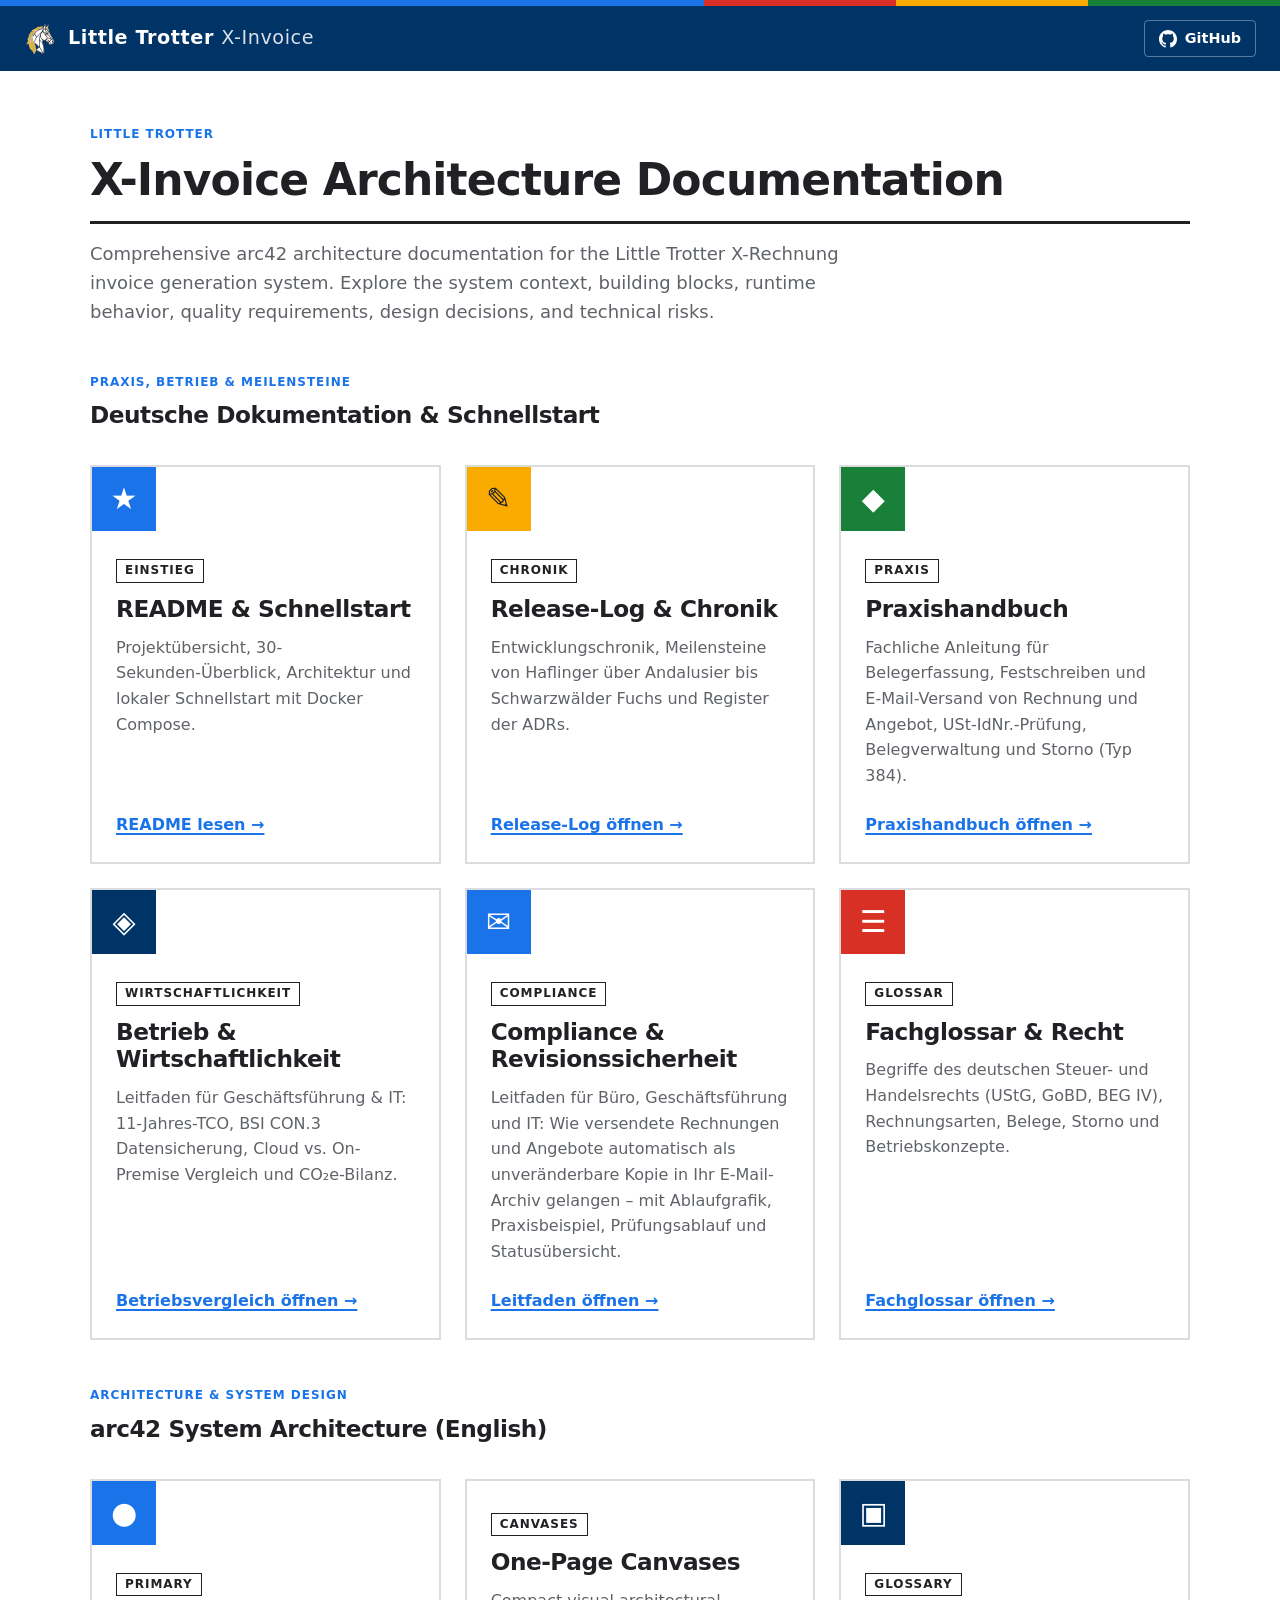
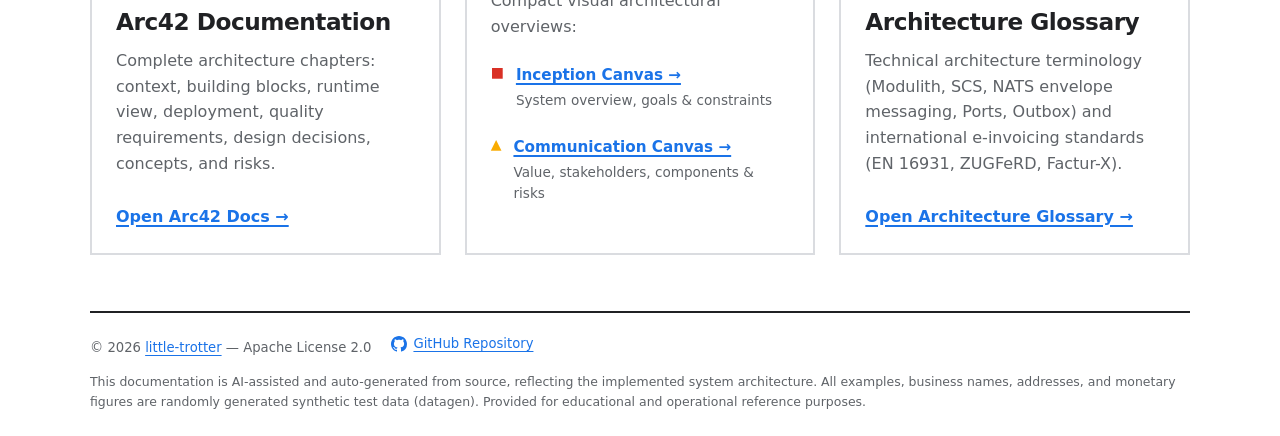
<file: index.html>
<!DOCTYPE html>
<html lang="en">
<head>
    <meta charset="UTF-8">
    <meta name="viewport" content="width=device-width, initial-scale=1.0">
    <meta name="theme-color" content="#1A73E8">
    <link rel="icon" type="image/svg+xml" href="images/little-trotter-head-icon.svg">
    <title>Little Trotter | Architecture Documentation</title>
    <style>
        /* ==================================================================
           Little Trotter X-Invoice — documentation landing page (A42-11)

           Same design system as arc42-common.css (Bauhaus geometry on the
           app's Material palette): flat, rectangular, one action colour, the
           primaries only as marks. This page is standalone (no shared CSS,
           no CDN, no webfonts), so the tokens are repeated here — verified
           against kotlin-invoice/src/main/frontend/themes/littletrotter/
           styles.css:
             --lt-text-primary   #202124 / #E8EAED
             --lt-text-secondary #5F6368 / #BDC1C6
             --lt-accent         #1A73E8 / #8AB4F8
             --lt-ok             #188038 / #81C995
             --lt-warn           #F9AB00 / #FDD663
             --lt-error          #D93025 / #F28B82
             --lt-bg             #FFFFFF / #202124
             --lt-surface        #FFFFFF / #292A2D
             --lt-rule           #DADCE0 / #3C4043
             --lt-hover          #E8F0FE / #33363E (app: color-mix 12% accent)
             --lt-header-bg      app .main-header background-color literal
               (#003366 light; dark mode there swaps to --lt-surface)
           Dark mode follows the OS setting (prefers-color-scheme); the
           static page has no theme attribute like the app.

           The three tiles carry Kandinsky's Bauhaus pairing — blue circle,
           red square, yellow triangle — as pure marks: every link stays in
           the action colour.
           ================================================================== */
        :root {
            --lt-text-primary: #202124;
            --lt-text-secondary: #5F6368;
            --lt-accent: #1A73E8;
            --lt-ok: #188038;
            --lt-warn: #F9AB00;
            --lt-error: #D93025;
            --lt-bg: #FFFFFF;
            --lt-surface: #FFFFFF;
            --lt-rule: #DADCE0;
            --lt-hover: #E8F0FE;
            --lt-header-bg: #003366;
            --lt-header-text: #FFFFFF;
            --link-hover: #145AB5;
            --stripe: 6px;
            --transition: color 0.15s ease-in-out, background-color 0.15s ease-in-out, border-color 0.15s ease-in-out;
            --font-main: system-ui, -apple-system, "Segoe UI", roboto, "Helvetica Neue", arial, sans-serif;
        }

        @media (prefers-color-scheme: dark) {
            :root:not([data-theme="light"]) {
                --lt-text-primary: #E8EAED;
                --lt-text-secondary: #BDC1C6;
                --lt-accent: #8AB4F8;
                --lt-ok: #81C995;
                --lt-warn: #FDD663;
                --lt-error: #F28B82;
                --lt-bg: #202124;
                --lt-surface: #292A2D;
                --lt-rule: #3C4043;
                --lt-hover: #33363E;
                --lt-header-bg: #292A2D; /* app: html[theme~="dark"] .main-header uses --lt-surface */
                --lt-header-text: #E8EAED;
                --link-hover: #C6DCF9;
            }
        }

        * {
            box-sizing: border-box;
        }

        html {
            scroll-behavior: smooth;
        }

        body {
            margin: 0;
            min-height: 100vh;
            font-family: var(--font-main);
            color: var(--lt-text-primary);
            background: var(--lt-bg);
            line-height: 1.6;
            -webkit-font-smoothing: antialiased;
            -moz-osx-font-smoothing: grayscale;
        }

        /* Colour stripe — identical to body::before in arc42-common.css */
        .stripe {
            height: var(--stripe);
            background: linear-gradient(to right,
                var(--lt-accent) 0 55%,
                var(--lt-error) 55% 70%,
                var(--lt-warn) 70% 85%,
                var(--lt-ok) 85% 100%);
        }

        .skip-link {
            position: absolute;
            left: -999px;
            top: 0;
            background: var(--lt-surface);
            color: var(--lt-text-primary);
            border: 2px solid var(--lt-accent);
            padding: 10px 14px;
            z-index: 100;
            text-decoration: none;
        }

        .skip-link:focus-visible {
            left: 12px;
            top: 12px;
        }

        /* App header bar: same colour as .main-header in styles.css */
        .app-header {
            background: var(--lt-header-bg);
            color: var(--lt-header-text);
            padding: 14px 24px;
            display: flex;
            align-items: center;
            justify-content: space-between;
            gap: 16px;
        }

        @media (prefers-color-scheme: dark) {
            .app-header {
                border-bottom: 1px solid var(--lt-rule);
            }
        }

        .app-header .brand {
            display: flex;
            align-items: center;
            gap: 12px;
            text-decoration: none;
            color: var(--lt-header-text);
        }

        .app-header .brand-icon {
            width: 32px;
            height: 32px;
            display: block;
            flex-shrink: 0;
        }

        .app-header .wordmark {
            font-size: 1.2rem;
            font-weight: 700;
            letter-spacing: 0.03em;
            color: var(--lt-header-text);
        }

        .app-header .wordmark .x-invoice {
            font-weight: 400;
            opacity: 0.85;
        }

        .app-header .github-link {
            display: inline-flex;
            align-items: center;
            gap: 8px;
            color: var(--lt-header-text);
            text-decoration: none;
            font-weight: 600;
            font-size: 0.9rem;
            padding: 6px 14px;
            border: 1px solid rgba(255, 255, 255, 0.35);
            border-radius: 4px;
            transition: var(--transition);
        }

        .app-header .github-link:hover,
        .app-header .github-link:focus-visible {
            background: rgba(255, 255, 255, 0.15);
            border-color: rgba(255, 255, 255, 0.7);
            color: #FFFFFF;
        }

        .app-header .github-link svg {
            width: 18px;
            height: 18px;
            fill: currentColor;
            flex-shrink: 0;
        }

        main.container {
            width: min(100% - 48px, 1100px);
            margin: 0 auto;
            padding: 56px 0 24px;
        }

        header.intro {
            margin-bottom: 40px;
        }

        .label {
            font-size: 0.75rem;
            font-weight: 700;
            letter-spacing: 0.08em;
            text-transform: uppercase;
            line-height: 1.3;
        }

        .eyebrow {
            margin: 0 0 12px;
            color: var(--lt-accent);
        }

        h1 {
            margin: 0 0 16px;
            padding-bottom: 16px;
            border-bottom: 3px solid var(--lt-text-primary);
            font-size: clamp(2rem, 4.5vw, 2.75rem);
            font-weight: 800;
            line-height: 1.15;
            letter-spacing: -0.02em;
        }

        .subtitle {
            margin: 0;
            max-width: 68ch;
            font-size: 1.125rem;
            color: var(--lt-text-secondary);
        }

        .choices {
            margin-top: 32px;
            display: grid;
            grid-template-columns: repeat(auto-fit, minmax(280px, 1fr));
            gap: 24px;
        }

        .card {
            display: flex;
            flex-direction: column;
            gap: 12px;
            min-height: 280px;
            padding: 0 0 24px;
            border: 2px solid var(--lt-rule);
            background: var(--lt-surface);
            transition: var(--transition);
        }

        .card:hover,
        .card:focus-within {
            border-color: var(--lt-text-primary);
        }

        .card:focus-within {
            outline: 3px solid var(--lt-accent);
            outline-offset: 3px;
        }

        /* The mark: a 64px square tile in one primary, one geometric glyph. */
        .tile {
            width: 64px;
            height: 64px;
            display: inline-flex;
            align-items: center;
            justify-content: center;
            font-size: 30px;
            line-height: 1;
            margin-bottom: 8px;
        }

        .card-readme .tile { background: var(--lt-accent); color: #FFFFFF; }
        .card-logs .tile { background: var(--lt-warn); color: #202124; }
        .card-arc42 .tile { background: var(--lt-accent); color: var(--lt-bg); }
        .card-guide .tile { background: var(--lt-ok); color: var(--lt-bg); }
        .card-ops .tile { background: var(--lt-header-bg); color: #FFFFFF; }
        .card-glossary-de .tile { background: var(--lt-error); color: #FFFFFF; }
        .card-glossary-en .tile { background: var(--lt-header-bg); color: #FFFFFF; }
        .card-email .tile { background: var(--lt-accent); color: #FFFFFF; }

        .card-canvases {
            padding-top: 24px;
        }

        .card-canvases .canvas-item {
            margin: 12px 24px 0;
            display: flex;
            align-items: flex-start;
            gap: 12px;
            font-size: 0.95rem;
        }

        .card-canvases .canvas-item:last-child {
            margin-bottom: 24px;
        }

        .canvas-mark {
            font-size: 14px;
            line-height: 1.4;
            flex-shrink: 0;
        }

        .mark-square { color: var(--lt-error); }
        .mark-triangle { color: var(--lt-warn); }

        .meta-inline {
            font-weight: 700;
            color: var(--lt-accent);
            text-decoration: underline;
            text-decoration-thickness: 1.5px;
            text-underline-offset: 3px;
            transition: var(--transition);
        }

        .meta-inline:hover,
        .meta-inline:focus-visible {
            color: var(--link-hover);
            text-decoration-thickness: 2px;
        }

        .canvas-desc {
            display: block;
            color: var(--lt-text-secondary);
            font-size: 0.85rem;
            margin-top: 2px;
        }

        .section-divider {
            margin-top: 48px;
            margin-bottom: 20px;
        }

        .section-divider .label {
            display: block;
            margin-bottom: 6px;
            color: var(--lt-accent);
        }

        .section-divider h2 {
            margin: 0;
            font-size: 1.45rem;
            font-weight: 800;
            letter-spacing: -0.02em;
            color: var(--lt-text-primary);
        }

        .card > .badge,
        .card > h2,
        .card > p,
        .card > .meta {
            margin-left: 24px;
            margin-right: 24px;
        }

        .badge {
            align-self: flex-start;
            margin-top: 8px;
            padding: 3px 8px;
            border: 1px solid var(--lt-text-primary);
            color: var(--lt-text-primary);
        }

        .card h2 {
            margin-top: 0;
            margin-bottom: 0;
            font-size: 1.45rem;
            font-weight: 800;
            line-height: 1.2;
            letter-spacing: -0.02em;
        }

        .card p {
            margin-top: 0;
            margin-bottom: 0;
            color: var(--lt-text-secondary);
            font-size: 1rem;
        }

        .meta {
            margin-top: auto;
            padding-top: 12px;
            display: inline-flex;
            align-items: center;
            gap: 8px;
            font-weight: 700;
            color: var(--lt-accent);
            text-decoration: underline;
            text-decoration-thickness: 1.5px;
            text-underline-offset: 3px;
            transition: var(--transition);
        }

        .meta:hover,
        .meta:focus-visible {
            color: var(--link-hover);
            text-decoration-thickness: 2px;
        }

        a:focus-visible {
            outline: 3px solid var(--lt-accent);
            outline-offset: 3px;
        }

        footer {
            margin-top: 56px;
            padding-top: 20px;
            border-top: 2px solid var(--lt-text-primary);
            font-size: 0.825rem;
            color: var(--lt-text-secondary);
            display: flex;
            flex-wrap: wrap;
            gap: 8px 20px;
            align-items: baseline;
        }

        footer a {
            color: var(--lt-accent);
            font-weight: 500;
            text-decoration: underline;
            text-underline-offset: 3px;
        }

        .disclaimer {
            width: 100%;
            margin: 6px 0 0;
            font-size: 0.78rem;
            color: var(--lt-text-secondary);
        }

        @media (max-width: 760px) {
            main.container {
                padding: 32px 0 24px;
            }

            .card {
                min-height: 0;
            }

            .subtitle {
                font-size: 1rem;
            }
        }

        @media (prefers-reduced-motion: reduce) {
            html {
                scroll-behavior: auto;
            }

            * {
                transition-duration: 0.01ms !important;
            }
        }
    </style>
</head>
<body>
    <div class="stripe" aria-hidden="true"></div>
    <a href="#main" class="skip-link">Skip to main content</a>
    <div class="app-header">
        <a href="index.html" class="brand">
            <img src="images/little-trotter-head-icon.svg" alt="Little Trotter Pferdekopf-Logo" class="brand-icon">
            <span class="wordmark">Little Trotter <span class="x-invoice">X-Invoice</span></span>
        </a>
        <a href="https://github.com/little-trotter" class="github-link" target="_blank" rel="noopener" aria-label="Little Trotter auf GitHub">
            <svg viewBox="0 0 16 16" aria-hidden="true">
                <path d="M8 0C3.58 0 0 3.58 0 8c0 3.54 2.29 6.53 5.47 7.59.4.07.55-.17.55-.38 0-.19-.01-.82-.01-1.49-2.01.37-2.53-.49-2.69-.94-.09-.23-.48-.94-.82-1.13-.28-.15-.68-.52-.01-.53.63-.01 1.08.58 1.23.82.72 1.21 1.87.87 2.33.66.07-.52.28-.87.51-1.07-1.78-.2-3.64-.89-3.64-3.95 0-.87.31-1.59.82-2.15-.08-.2-.36-1.02.08-2.12 0 0 .67-.21 2.2.82.64-.18 1.32-.27 2-.27.68 0 1.36.09 2 .27 1.53-1.04 2.2-.82 2.2-.82.44 1.1.16 1.92.08 2.12.51.56.82 1.27.82 2.15 0 3.07-1.87 3.75-3.65 3.95.29.25.54.73.54 1.48 0 1.07-.01 1.93-.01 2.2 0 .21.15.46.55.38A8.013 8.013 0 0016 8c0-4.42-3.58-8-8-8z"></path>
            </svg>
            <span>GitHub</span>
        </a>
    </div>
    <main id="main" class="container">
        <header class="intro">
            <p class="eyebrow label">Little Trotter</p>
            <h1>X-Invoice Architecture Documentation</h1>
            <p class="subtitle">Comprehensive arc42 architecture documentation for the Little Trotter X-Rechnung invoice generation system. Explore the system context, building blocks, runtime behavior, quality requirements, design decisions, and technical risks.</p>
        </header>
        <div class="section-divider">
            <span class="label">Praxis, Betrieb &amp; Meilensteine</span>
            <h2>Deutsche Dokumentation &amp; Schnellstart</h2>
        </div>
        <section class="choices choices-de" aria-label="Deutsche Dokumentation und Schnellstart">
            <article class="card card-readme" aria-labelledby="readme-title">
                <div class="tile" aria-hidden="true">&#9733;</div>
                <span class="badge label">Einstieg</span>
                <h2 id="readme-title">README &amp; Schnellstart</h2>
                <p>Projektübersicht, 30-Sekunden-Überblick, Architektur und lokaler Schnellstart mit Docker Compose.</p>
                <a href="readme.html" class="meta">README lesen &rarr;</a>
            </article>
            <article class="card card-logs" aria-labelledby="logs-title">
                <div class="tile" aria-hidden="true">&#9998;</div>
                <span class="badge label">Chronik</span>
                <h2 id="logs-title">Release-Log &amp; Chronik</h2>
                <p>Entwicklungschronik, Meilensteine von Haflinger über Andalusier bis Schwarzwälder Fuchs und Register der ADRs.</p>
                <a href="logs.html" class="meta">Release-Log öffnen &rarr;</a>
            </article>
            <article class="card card-guide" aria-labelledby="guide-title">
                <div class="tile" aria-hidden="true">&#9670;</div>
                <span class="badge label">Praxis</span>
                <h2 id="guide-title">Praxishandbuch</h2>
                <p>Fachliche Anleitung für Belegerfassung, Festschreiben und E-Mail-Versand von Rechnung und Angebot, USt-IdNr.-Prüfung, Belegverwaltung und Storno (Typ 384).</p>
                <a href="user-guide.html" class="meta">Praxishandbuch öffnen &rarr;</a>
            </article>
            <article class="card card-ops" aria-labelledby="ops-title">
                <div class="tile" aria-hidden="true">&#9672;</div>
                <span class="badge label">Wirtschaftlichkeit</span>
                <h2 id="ops-title">Betrieb &amp; Wirtschaftlichkeit</h2>
                <p>Leitfaden für Geschäftsführung &amp; IT: 11-Jahres-TCO, BSI CON.3 Datensicherung, Cloud vs. On-Premise Vergleich und CO&#8322;e-Bilanz.</p>
                <a href="betrieb-und-wirtschaftlichkeit.html" class="meta">Betriebsvergleich öffnen &rarr;</a>
            </article>
            <article class="card card-email" aria-labelledby="email-title">
                <div class="tile" aria-hidden="true">&#9993;</div>
                <span class="badge label">Compliance</span>
                <h2 id="email-title">Compliance &amp; Revisionssicherheit</h2>
                <p>Leitfaden für Büro, Geschäftsführung und IT: Wie versendete Rechnungen und Angebote automatisch als unveränderbare Kopie in Ihr E-Mail-Archiv gelangen &ndash; mit Ablaufgrafik, Praxisbeispiel, Prüfungsablauf und Statusübersicht.</p>
                <a href="archivierung-und-uebergabe.html" class="meta">Leitfaden öffnen &rarr;</a>
            </article>
            <article class="card card-glossary-de" aria-labelledby="glossary-de-title">
                <div class="tile" aria-hidden="true">&#9776;</div>
                <span class="badge label">Glossar</span>
                <h2 id="glossary-de-title">Fachglossar &amp; Recht</h2>
                <p>Begriffe des deutschen Steuer- und Handelsrechts (UStG, GoBD, BEG IV), Rechnungsarten, Belege, Storno und Betriebskonzepte.</p>
                <a href="glossar.html" class="meta">Fachglossar öffnen &rarr;</a>
            </article>
        </section>

        <div class="section-divider">
            <span class="label">Architecture &amp; System Design</span>
            <h2>arc42 System Architecture (English)</h2>
        </div>
        <section class="choices choices-en" aria-label="System Architecture Documentation">
            <article class="card card-arc42" aria-labelledby="arc42-title">
                <div class="tile" aria-hidden="true">&#9679;</div>
                <span class="badge label">Primary</span>
                <h2 id="arc42-title">Arc42 Documentation</h2>
                <p>Complete architecture chapters: context, building blocks, runtime view, deployment, quality requirements, design decisions, concepts, and risks.</p>
                <a href="arc42-docs.html" class="meta">Open Arc42 Docs &rarr;</a>
            </article>
            <article class="card card-canvases" aria-labelledby="canvases-title">
                <span class="badge label">Canvases</span>
                <h2 id="canvases-title">One-Page Canvases</h2>
                <p>Compact visual architectural overviews:</p>
                <div class="canvas-item">
                    <span class="canvas-mark mark-square" aria-hidden="true">&#9632;</span>
                    <div>
                        <a href="architecture-inception-canvas.html" class="meta-inline">Inception Canvas &rarr;</a>
                        <span class="canvas-desc">System overview, goals &amp; constraints</span>
                    </div>
                </div>
                <div class="canvas-item">
                    <span class="canvas-mark mark-triangle" aria-hidden="true">&#9650;</span>
                    <div>
                        <a href="architecture-communication-canvas.html" class="meta-inline">Communication Canvas &rarr;</a>
                        <span class="canvas-desc">Value, stakeholders, components &amp; risks</span>
                    </div>
                </div>
            </article>
            <article class="card card-glossary-en" aria-labelledby="glossary-en-title">
                <div class="tile" aria-hidden="true">&#9635;</div>
                <span class="badge label">Glossary</span>
                <h2 id="glossary-en-title">Architecture Glossary</h2>
                <p>Technical architecture terminology (Modulith, SCS, NATS envelope messaging, Ports, Outbox) and international e-invoicing standards (EN 16931, ZUGFeRD, Factur-X).</p>
                <a href="architecture-glossary.html" class="meta">Open Architecture Glossary &rarr;</a>
            </article>
        </section>
        <footer>
            <span>&#169; 2026 <a href="https://github.com/little-trotter" target="_blank" rel="noopener">little-trotter</a> &mdash; Apache License 2.0</span>
            <a href="https://github.com/little-trotter" target="_blank" rel="noopener" style="display:inline-flex;align-items:center;gap:6px;">
                <svg width="16" height="16" viewBox="0 0 16 16" fill="currentColor" aria-hidden="true" style="vertical-align:text-bottom;">
                    <path d="M8 0C3.58 0 0 3.58 0 8c0 3.54 2.29 6.53 5.47 7.59.4.07.55-.17.55-.38 0-.19-.01-.82-.01-1.49-2.01.37-2.53-.49-2.69-.94-.09-.23-.48-.94-.82-1.13-.28-.15-.68-.52-.01-.53.63-.01 1.08.58 1.23.82.72 1.21 1.87.87 2.33.66.07-.52.28-.87.51-1.07-1.78-.2-3.64-.89-3.64-3.95 0-.87.31-1.59.82-2.15-.08-.2-.36-1.02.08-2.12 0 0 .67-.21 2.2.82.64-.18 1.32-.27 2-.27.68 0 1.36.09 2 .27 1.53-1.04 2.2-.82 2.2-.82.44 1.1.16 1.92.08 2.12.51.56.82 1.27.82 2.15 0 3.07-1.87 3.75-3.65 3.95.29.25.54.73.54 1.48 0 1.07-.01 1.93-.01 2.2 0 .21.15.46.55.38A8.013 8.013 0 0016 8c0-4.42-3.58-8-8-8z"></path>
                </svg>
                GitHub Repository
            </a>
            <p class="disclaimer">
                This documentation is AI-assisted and auto-generated from source, reflecting the implemented system architecture.
                All examples, business names, addresses, and monetary figures are randomly generated synthetic test data (datagen).
                Provided for educational and operational reference purposes.
            </p>
        </footer>
    </main>
</body>
</html>
</file>
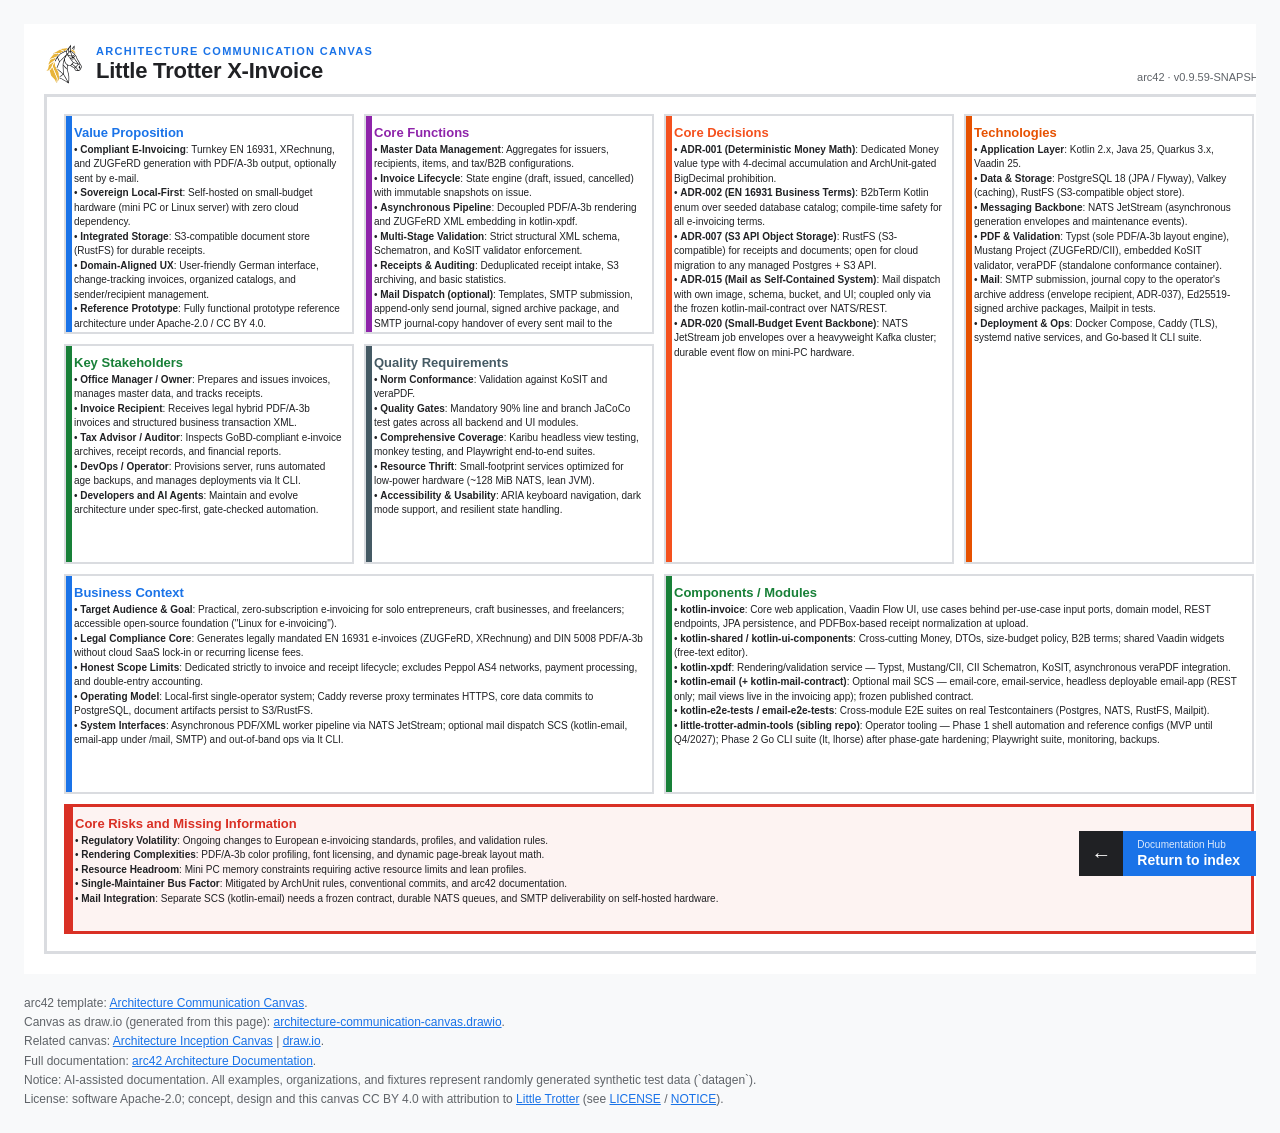
<file: architecture-communication-canvas.html>
<!-- GENERATED FILE - DO NOT EDIT. Generated from doc/architecture-communication-canvas.adoc by scripts/generate-canvas-drawio.py (draw.io mirror); any manual change here is overwritten by the next build. Edit the .adoc and rerun the generator. -->
<!DOCTYPE html>
<html lang="en">
<head>
<meta charset="utf-8">
<meta name="viewport" content="width=device-width, initial-scale=1">
<title>Little Trotter X-Invoice — Architecture Communication Canvas</title>
<style>
html { background: #F8F9FA; }
body { margin: 0; padding: 24px; font-family: Helvetica, Arial, sans-serif; }
.canvas-wrap { overflow-x: auto; }
.canvas { position: relative; margin: 0 auto; background: #FFFFFF; }
.frame { position: absolute; box-sizing: border-box; background: #FFFFFF;
         border: 3px solid #DADCE0; }
.header { position: absolute; display: flex; align-items: flex-end; gap: 12px; }
.header img { width: 40px; height: 40px; flex: none; }
.header-text { display: flex; flex-direction: column; min-width: 0; }
.eyebrow { font-size: 11px; font-weight: 700; letter-spacing: 0.12em;
           line-height: 14px; color: #1A73E8; }
.header h1 { margin: 0; font-size: 22px; font-weight: 700; line-height: 26px;
             letter-spacing: -0.01em; color: #202124; }
.meta { margin-left: auto; font-size: 11px; line-height: 14px; color: #5F6368;
        font-variant-numeric: tabular-nums; white-space: nowrap; }
.tile { position: absolute; box-sizing: border-box; overflow: hidden; padding: 8px;
        font-size: 10px; line-height: 1.45; color: #202124; }
.bar { position: absolute; left: 0; top: 0; width: 6px; height: 100%; }
.tile-img { position: absolute; object-fit: contain; }
.credits { margin: 20px auto 0; font-size: 12px; line-height: 1.6;
           color: #5F6368; }
.credits a { color: #1A73E8; }
.back-to-index {
  position: fixed;
  right: 1.5rem;
  bottom: 1.5rem;
  z-index: 1200;
  display: inline-flex;
  align-items: stretch;
  margin: 0;
  padding: 0;
  background: #1A73E8;
  color: #FFFFFF !important;
  font-family: Helvetica, Arial, sans-serif;
  text-decoration: none !important;
  white-space: nowrap;
  cursor: pointer;
}
.back-to-index:hover,
.back-to-index:focus-visible {
  background: #1557B0;
  color: #FFFFFF !important;
  text-decoration: none !important;
}
.back-to-index__icon {
  display: inline-flex;
  align-items: center;
  justify-content: center;
  width: 2.75rem;
  background: #202124;
  color: #FFFFFF;
  flex: 0 0 auto;
}
.back-to-index__arrow {
  font-size: 1.25rem;
  font-weight: 700;
  line-height: 1;
}
.back-to-index__copy {
  display: flex;
  flex-direction: column;
  justify-content: center;
  gap: 0.1rem;
  padding: 0.5rem 1rem 0.5rem 0.875rem;
  min-width: 0;
}
.back-to-index__eyebrow {
  font-size: 0.625rem;
  color: #FFFFFF;
  opacity: 0.85;
}
.back-to-index__title {
  font-size: 0.875rem;
  line-height: 1.15;
  font-weight: 700;
  color: #FFFFFF;
}
@media print {
  .back-to-index { display: none; }
}
</style>
</head>
<body>
<div class="canvas-wrap">
<div class="canvas" style="width:1270px;height:950px">
  <div class="frame" style="left:20px;top:70px;width:1230px;height:860px"></div>
  <header class="header" style="left:20px;top:20px;width:1230px;height:40px">
    <img src="images/little-trotter-head-icon.svg" alt="Little Trotter">
    <div class="header-text">
      <span class="eyebrow">ARCHITECTURE COMMUNICATION CANVAS</span>
      <h1>Little Trotter X-Invoice</h1>
    </div>
    <span class="meta">arc42 · v0.9.59-SNAPSHOT</span>
  </header>
  <div class="tile" style="left:40px;top:90px;width:290px;height:220px;background:#FFFFFF;border:2px solid #DADCE0;">
    <div class="bar" style="background:#1A73E8"></div>
    <font color='#1A73E8'><b style='font-size:13px'>Value Proposition</b></font><br>• <b>Compliant E-Invoicing</b>: Turnkey EN 16931, XRechnung, and ZUGFeRD generation with PDF/A-3b output, optionally sent by e-mail.<br>• <b>Sovereign Local-First</b>: Self-hosted on small-budget hardware (mini PC or Linux server) with zero cloud dependency.<br>• <b>Integrated Storage</b>: S3-compatible document store (RustFS) for durable receipts.<br>• <b>Domain-Aligned UX</b>: User-friendly German interface, change-tracking invoices, organized catalogs, and sender/recipient management.<br>• <b>Reference Prototype</b>: Fully functional prototype reference architecture under Apache-2.0 / CC BY 4.0.
  </div>
  <div class="tile" style="left:340px;top:90px;width:290px;height:220px;background:#FFFFFF;border:2px solid #DADCE0;">
    <div class="bar" style="background:#8E24AA"></div>
    <font color='#8E24AA'><b style='font-size:13px'>Core Functions</b></font><br>• <b>Master Data Management</b>: Aggregates for issuers, recipients, items, and tax/B2B configurations.<br>• <b>Invoice Lifecycle</b>: State engine (draft, issued, cancelled) with immutable snapshots on issue.<br>• <b>Asynchronous Pipeline</b>: Decoupled PDF/A-3b rendering and ZUGFeRD XML embedding in kotlin-xpdf.<br>• <b>Multi-Stage Validation</b>: Strict structural XML schema, Schematron, and KoSIT validator enforcement.<br>• <b>Receipts & Auditing</b>: Deduplicated receipt intake, S3 archiving, and basic statistics.<br>• <b>Mail Dispatch (optional)</b>: Templates, SMTP submission, append-only send journal, signed archive package, and SMTP journal-copy handover of every sent mail to the operator's mail archive (status in the journal) in kotlin-email; compose, journal and template views in the invoicing UI.
  </div>
  <div class="tile" style="left:640px;top:90px;width:290px;height:450px;background:#FFFFFF;border:2px solid #DADCE0;">
    <div class="bar" style="background:#F4511E"></div>
    <font color='#F4511E'><b style='font-size:13px'>Core Decisions</b></font><br>• <b>ADR-001 (Deterministic Money Math)</b>: Dedicated Money value type with 4-decimal accumulation and ArchUnit-gated BigDecimal prohibition.<br>• <b>ADR-002 (EN 16931 Business Terms)</b>: B2bTerm Kotlin enum over seeded database catalog; compile-time safety for all e-invoicing terms.<br>• <b>ADR-007 (S3 API Object Storage)</b>: RustFS (S3-compatible) for receipts and documents; open for cloud migration to any managed Postgres + S3 API.<br>• <b>ADR-015 (Mail as Self-Contained System)</b>: Mail dispatch with own image, schema, bucket, and UI; coupled only via the frozen kotlin-mail-contract over NATS/REST.<br>• <b>ADR-020 (Small-Budget Event Backbone)</b>: NATS JetStream job envelopes over a heavyweight Kafka cluster; durable event flow on mini-PC hardware.
  </div>
  <div class="tile" style="left:940px;top:90px;width:290px;height:450px;background:#FFFFFF;border:2px solid #DADCE0;">
    <div class="bar" style="background:#E65100"></div>
    <font color='#E65100'><b style='font-size:13px'>Technologies</b></font><br>• <b>Application Layer</b>: Kotlin 2.x, Java 25, Quarkus 3.x, Vaadin 25.<br>• <b>Data & Storage</b>: PostgreSQL 18 (JPA / Flyway), Valkey (caching), RustFS (S3-compatible object store).<br>• <b>Messaging Backbone</b>: NATS JetStream (asynchronous generation envelopes and maintenance events).<br>• <b>PDF & Validation</b>: Typst (sole PDF/A-3b layout engine), Mustang Project (ZUGFeRD/CII), embedded KoSIT validator, veraPDF (standalone conformance container).<br>• <b>Mail</b>: SMTP submission, journal copy to the operator's archive address (envelope recipient, ADR-037), Ed25519-signed archive packages, Mailpit in tests.<br>• <b>Deployment & Ops</b>: Docker Compose, Caddy (TLS), systemd native services, and Go-based lt CLI suite.
  </div>
  <div class="tile" style="left:40px;top:320px;width:290px;height:220px;background:#FFFFFF;border:2px solid #DADCE0;">
    <div class="bar" style="background:#188038"></div>
    <font color='#188038'><b style='font-size:13px'>Key Stakeholders</b></font><br>• <b>Office Manager / Owner</b>: Prepares and issues invoices, manages master data, and tracks receipts.<br>• <b>Invoice Recipient</b>: Receives legal hybrid PDF/A-3b invoices and structured business transaction XML.<br>• <b>Tax Advisor / Auditor</b>: Inspects GoBD-compliant e-invoice archives, receipt records, and financial reports.<br>• <b>DevOps / Operator</b>: Provisions server, runs automated age backups, and manages deployments via lt CLI.<br>• <b>Developers and AI Agents</b>: Maintain and evolve architecture under spec-first, gate-checked automation.
  </div>
  <div class="tile" style="left:340px;top:320px;width:290px;height:220px;background:#FFFFFF;border:2px solid #DADCE0;">
    <div class="bar" style="background:#455A64"></div>
    <font color='#455A64'><b style='font-size:13px'>Quality Requirements</b></font><br>• <b>Norm Conformance</b>: Validation against KoSIT and veraPDF.<br>• <b>Quality Gates</b>: Mandatory 90% line and branch JaCoCo test gates across all backend and UI modules.<br>• <b>Comprehensive Coverage</b>: Karibu headless view testing, monkey testing, and Playwright end-to-end suites.<br>• <b>Resource Thrift</b>: Small-footprint services optimized for low-power hardware (~128 MiB NATS, lean JVM).<br>• <b>Accessibility & Usability</b>: ARIA keyboard navigation, dark mode support, and resilient state handling.
  </div>
  <div class="tile" style="left:40px;top:550px;width:590px;height:220px;background:#FFFFFF;border:2px solid #DADCE0;">
    <div class="bar" style="background:#1A73E8"></div>
    <font color='#1A73E8'><b style='font-size:13px'>Business Context</b></font><br>• <b>Target Audience & Goal</b>: Practical, zero-subscription e-invoicing for solo entrepreneurs, craft businesses, and freelancers; accessible open-source foundation ("Linux for e-invoicing").<br>• <b>Legal Compliance Core</b>: Generates legally mandated EN 16931 e-invoices (ZUGFeRD, XRechnung) and DIN 5008 PDF/A-3b without cloud SaaS lock-in or recurring license fees.<br>• <b>Honest Scope Limits</b>: Dedicated strictly to invoice and receipt lifecycle; excludes Peppol AS4 networks, payment processing, and double-entry accounting.<br>• <b>Operating Model</b>: Local-first single-operator system; Caddy reverse proxy terminates HTTPS, core data commits to PostgreSQL, document artifacts persist to S3/RustFS.<br>• <b>System Interfaces</b>: Asynchronous PDF/XML worker pipeline via NATS JetStream; optional mail dispatch SCS (kotlin-email, email-app under /mail, SMTP) and out-of-band ops via lt CLI.
  </div>
  <div class="tile" style="left:640px;top:550px;width:590px;height:220px;background:#FFFFFF;border:2px solid #DADCE0;">
    <div class="bar" style="background:#188038"></div>
    <font color='#188038'><b style='font-size:13px'>Components / Modules</b></font><br>• <b>kotlin-invoice</b>: Core web application, Vaadin Flow UI, use cases behind per-use-case input ports, domain model, REST endpoints, JPA persistence, and PDFBox-based receipt normalization at upload.<br>• <b>kotlin-shared / kotlin-ui-components</b>: Cross-cutting Money, DTOs, size-budget policy, B2B terms; shared Vaadin widgets (free-text editor).<br>• <b>kotlin-xpdf</b>: Rendering/validation service — Typst, Mustang/CII, CII Schematron, KoSIT, asynchronous veraPDF integration.<br>• <b>kotlin-email (+ kotlin-mail-contract)</b>: Optional mail SCS — email-core, email-service, headless deployable email-app (REST only; mail views live in the invoicing app); frozen published contract.<br>• <b>kotlin-e2e-tests / email-e2e-tests</b>: Cross-module E2E suites on real Testcontainers (Postgres, NATS, RustFS, Mailpit).<br>• <b>little-trotter-admin-tools (sibling repo)</b>: Operator tooling — Phase 1 shell automation and reference configs (MVP until Q4/2027); Phase 2 Go CLI suite (lt, lhorse) after phase-gate hardening; Playwright suite, monitoring, backups.
  </div>
  <div class="tile" style="left:40px;top:780px;width:1190px;height:130px;background:#FDF3F2;border:3px solid #D93025;">
    <div class="bar" style="background:#D93025"></div>
    <font color='#D93025'><b style='font-size:13px'>Core Risks and Missing Information</b></font><br>• <b>Regulatory Volatility</b>: Ongoing changes to European e-invoicing standards, profiles, and validation rules.<br>• <b>Rendering Complexities</b>: PDF/A-3b color profiling, font licensing, and dynamic page-break layout math.<br>• <b>Resource Headroom</b>: Mini PC memory constraints requiring active resource limits and lean profiles.<br>• <b>Single-Maintainer Bus Factor</b>: Mitigated by ArchUnit rules, conventional commits, and arc42 documentation.<br>• <b>Mail Integration</b>: Separate SCS (kotlin-email) needs a frozen contract, durable NATS queues, and SMTP deliverability on self-hosted hardware.
  </div>
</div>
</div>
<div class="credits" style="max-width:1270px">
  arc42 template: <a href="https://canvas.arc42.org/architecture-communication-canvas">Architecture Communication Canvas</a>.<br>
Canvas as draw.io (generated from this page): <a href="architecture-communication-canvas.drawio">architecture-communication-canvas.drawio</a>.<br>
Related canvas: <a href="architecture-inception-canvas.html">Architecture Inception Canvas</a> | <a href="architecture-inception-canvas.drawio">draw.io</a>.<br>
Full documentation: <a href="arc42-docs.html">arc42 Architecture Documentation</a>.<br>
Notice: AI-assisted documentation. All examples, organizations, and fixtures represent randomly generated synthetic test data (`datagen`).<br>
License: software Apache-2.0; concept, design and this canvas CC BY 4.0 with attribution to <a href="LICENSE">Little Trotter</a> (see <a href="LICENSE">LICENSE</a> / <a href="NOTICE">NOTICE</a>).
</div>
  <a href="index.html" class="back-to-index" rel="home" aria-label="Back from Little Trotter X-Invoice — Architecture Communication Canvas to the documentation index" title="Back to documentation index">
    <span class="back-to-index__icon" aria-hidden="true">
      <span class="back-to-index__arrow">&larr;</span>
    </span>
    <span class="back-to-index__copy">
      <span class="back-to-index__eyebrow">Documentation Hub</span>
      <span class="back-to-index__title">Return to index</span>
    </span>
  </a>
</body>
</html>
</file>
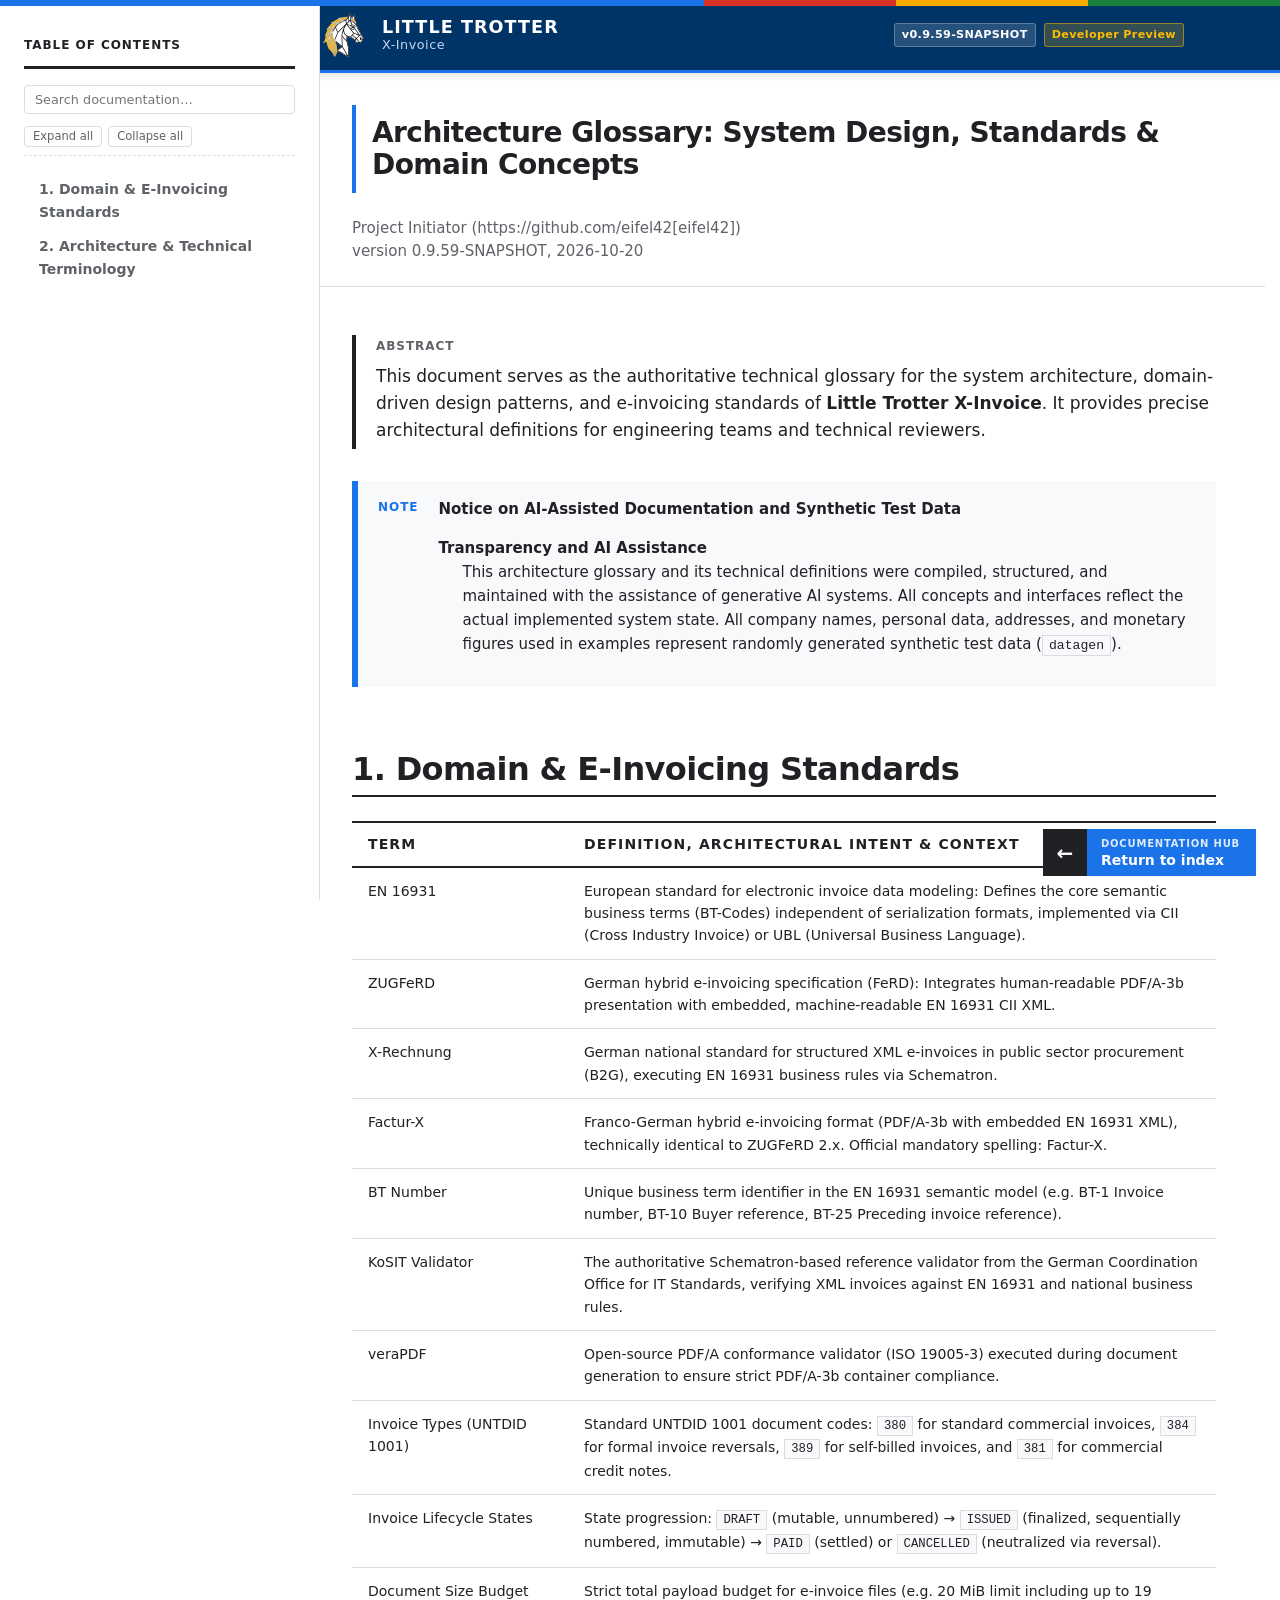
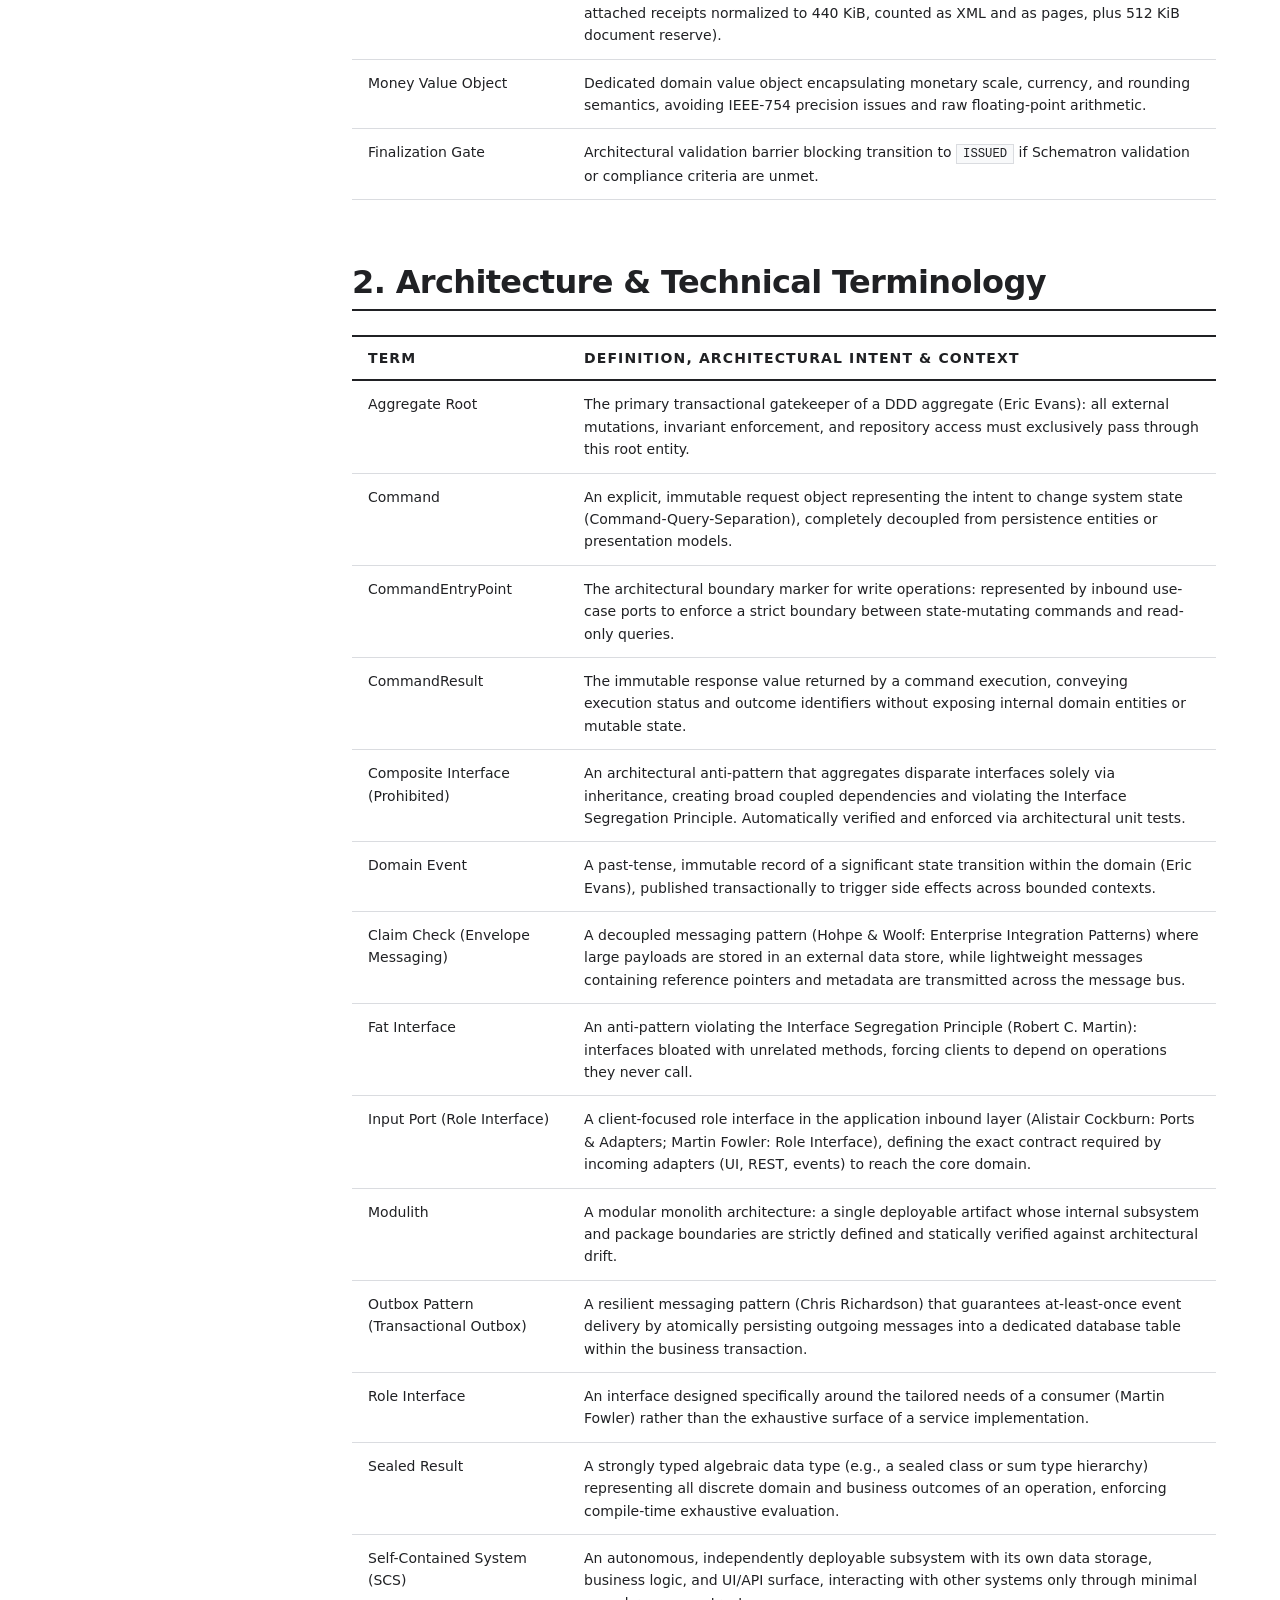
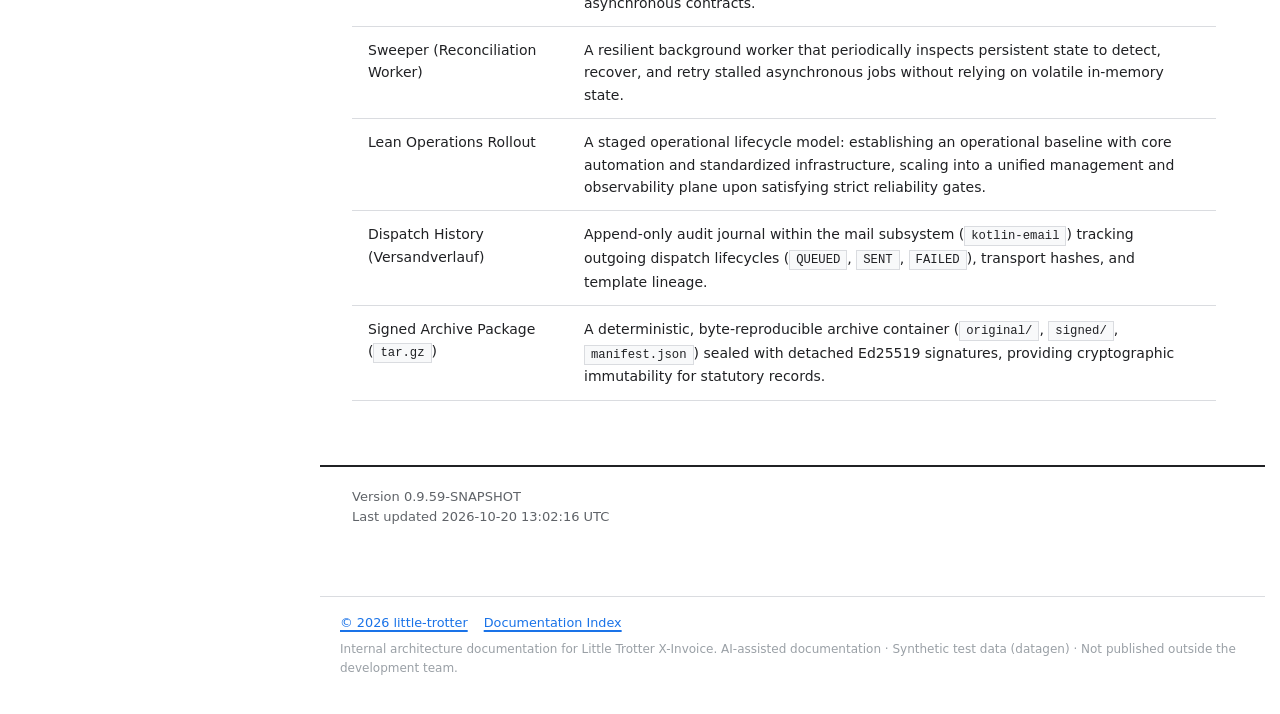
<file: architecture-glossary.html>
<!DOCTYPE html>
<html lang="en">
<head>
<meta charset="UTF-8">
<meta http-equiv="X-UA-Compatible" content="IE=edge">
<meta name="viewport" content="width=device-width, initial-scale=1.0">
<meta name="generator" content="Asciidoctor 2.0.18">
<meta name="description" content="Comprehensive technical glossary: System architecture concepts, domain-driven design, and e-invoicing standards for Little Trotter X-Invoice">
<meta name="author" content="Project Initiator (https://github.com/eifel42[eifel42])">
<meta name="copyright" content="Copyright (C) 2026 https://github.com/little-trotter/invoice">
<title>Architecture Glossary: System Design, Standards &amp; Domain Concepts</title>
<link rel="stylesheet" href="css/arc42-docs.css">
<!-- arc42 documentation — docinfo header -->
<!-- No external runtime resources: generated output must not depend on CDNs. -->

<!-- Meta tags for better mobile experience -->
<meta name="viewport" content="width=device-width, initial-scale=1.0">
<!-- App accent color (--lt-accent in styles.css); browsers auto-pick a
     prefers-color-scheme variant of the same file, but there is no
     dedicated dark theme-color here since the docs page itself always
     paints its own dark background via CSS regardless. -->
<meta name="theme-color" content="#1A73E8">

<script>
  document.addEventListener('DOMContentLoaded', () => {
    const path = window.location.pathname;
    const isIndex = path.endsWith('/index.html') || path === '/' || path === '';

    if (isIndex || document.querySelector('.back-to-index')) {
      return;
    }

    const pageTitle =
      document.querySelector('#content h1, #header h1')?.textContent?.trim() ||
      document.title.replace(/\s+-\s+.*$/, '').trim() ||
      'Current page';

    const link = document.createElement('a');
    link.href = 'index.html';
    link.className = 'back-to-index';
    link.setAttribute('rel', 'home');
    link.setAttribute('aria-label', `Back from ${pageTitle} to the documentation index`);
    link.setAttribute('title', 'Back to documentation index');
    link.innerHTML = `
      <span class="back-to-index__icon" aria-hidden="true">
        <span class="back-to-index__arrow">&larr;</span>
      </span>
      <span class="back-to-index__copy">
        <span class="back-to-index__eyebrow">Documentation Hub</span>
        <span class="back-to-index__title">Return to index</span>
      </span>
    `;
    document.body.appendChild(link);

    // Executive Brand Header Banner (A-Concept)
    if (!document.querySelector('.lt-brand-bar')) {
      const brandBar = document.createElement('div');
      brandBar.className = 'lt-brand-bar';
      brandBar.innerHTML = `
        <div class="lt-brand-bar__inner">
          <a href="index.html" class="lt-brand-bar__logo-link" title="Little Trotter Homepage">
            <img src="images/little-trotter-head-icon.svg" alt="Little Trotter Horse Head Icon" class="lt-brand-bar__icon" />
          </a>
          <div class="lt-brand-bar__text">
            <div class="lt-brand-bar__title">LITTLE TROTTER</div>
            <div class="lt-brand-bar__subtitle">X-Invoice</div>
          </div>
          <div class="lt-brand-bar__badges">
            <span class="lt-brand-badge">v0.9.59-SNAPSHOT</span>
            <span class="lt-brand-badge lt-brand-badge--preview">Developer Preview</span>
          </div>
        </div>
      `;
      const headerEl = document.getElementById('header') || document.body.firstChild;
      if (headerEl && headerEl.parentNode) {
        headerEl.parentNode.insertBefore(brandBar, headerEl);
      } else {
        document.body.insertBefore(brandBar, document.body.firstChild);
      }
    }
  });
</script>

<!-- Focus styles -->
<style>
  /* Smooth scrolling */
  html {
    scroll-behavior: smooth;
  }

  /* Improved focus styles for accessibility */
  a:focus, button:focus, input:focus, select:focus, textarea:focus {
    outline: 2px solid var(--lt-accent, #1A73E8);
    outline-offset: 2px;
  }

  /* Dark mode: all variables are defined in arc42-docs.css / arc42-canvas.css
     (loaded via :stylesheet:, always present on every page this file is
     injected into) — this block just reads --lt-* custom properties, it
     does not redefine them. */
</style>

<!-- Disclaimer footer injected on all arc42 pages -->
<style>
  #ltx-disclaimer {
    margin-top: 3rem;
    padding: 1rem 1.25rem;
    border-top: 1px solid var(--lt-rule, #DADCE0);
    font-size: 0.8rem;
    color: var(--lt-text-secondary, #5F6368);
    line-height: 1.6;
  }
  #ltx-disclaimer .disclaimer-links {
    display: flex;
    flex-wrap: wrap;
    gap: 6px 16px;
    margin-bottom: 6px;
  }
  #ltx-disclaimer .disclaimer-links a {
    color: var(--lt-accent, #1A73E8);
  }
  #ltx-disclaimer .disclaimer-note {
    color: var(--lt-text-disabled, #9AA0A6);
    font-size: 0.75rem;
  }
  @media print {
    #ltx-disclaimer { display: none; }
  }
</style>
<script>
  document.addEventListener('DOMContentLoaded', () => {
    const footer = document.createElement('div');
    footer.id = 'ltx-disclaimer';
    footer.innerHTML = `
      <div class="disclaimer-links">
        <a href="https://github.com/little-trotter" target="_blank" rel="noopener">&#169; 2026 little-trotter</a>
        <a href="index.html">Documentation Index</a>
      </div>
      <p class="disclaimer-note">
        Internal architecture documentation for Little Trotter X-Invoice.
        AI-assisted documentation &middot; Synthetic test data (datagen) &middot; Not published outside the development team.
      </p>
    `;
    document.body.appendChild(footer);
  });
</script>

<!-- Click-to-zoom lightbox for arc42 diagrams (dependency-free) -->
<style>
  [hidden] {
    display: none !important;
  }

  #content .imageblock img {
    cursor: zoom-in;
  }

  .lt-lightbox {
    position: fixed;
    inset: 0;
    z-index: 10000;
    display: flex;
    align-items: center;
    justify-content: center;
    background: rgba(0, 0, 0, .88);
    cursor: zoom-out;
    touch-action: none;
  }

  /* Sized by script to fit 95vw x 95vh while keeping the aspect ratio: vector diagrams are
     scaled up, raster images never beyond their natural size. No letterboxing, so the
     white diagram background ends exactly where the image ends.
     Zoom/pan is layered on top via a CSS transform (translate + scale) with
     transform-origin at the top-left corner, so the script's math stays in one
     coordinate space (see setZoom/clampPan below). */
  .lt-lightbox__img {
    display: block;
    cursor: zoom-out;
    background: #ffffff;
    transform-origin: 0 0;
    will-change: transform;
    touch-action: none;
    -webkit-user-drag: none;
    user-select: none;
  }

  .lt-lightbox__hint {
    position: fixed;
    left: 0;
    right: 0;
    bottom: .75rem;
    margin: 0;
    text-align: center;
    font-size: 13px;
    color: rgba(255, 255, 255, .75);
    pointer-events: none;
  }

  .lt-lightbox__close {
    position: fixed;
    top: 1rem;
    right: 1rem;
    min-width: 44px;
    min-height: 44px;
    display: flex;
    align-items: center;
    justify-content: center;
    background: rgba(255, 255, 255, .12);
    color: #fff;
    border: 1px solid rgba(255, 255, 255, .4);
    font-size: 1.75rem;
    line-height: 1;
    cursor: pointer;
  }
  .lt-lightbox__close:hover {
    background: rgba(255, 255, 255, .24);
  }
  .lt-lightbox__close:focus {
    outline: 3px solid var(--lt-accent, #1A73E8);
    outline-offset: 2px;
  }
</style>
<script>
  document.addEventListener('DOMContentLoaded', () => {
    const images = document.querySelectorAll('#content .imageblock img');
    if (!images.length) {
      return;
    }

    let overlay = null;
    let overlayImg = null;
    let closeBtn = null;
    let lastFocused = null;

    // Zoom/pan state, shared by the single overlay instance. `scale` is relative
    // to the fitted size from fitOverlayImage(); translate is in screen pixels
    // and applies via `transform: translate(tx,ty) scale(scale)` with
    // transform-origin 0 0 (see CSS), so the maths below stays in one space.
    const MIN_SCALE = 1;
    const MAX_SCALE = 8;
    let scale = 1;
    let tx = 0;
    let ty = 0;
    let baseRect = null; // overlayImg's layout rect while scale=1/tx=0/ty=0
    const activePointers = new Map(); // pointerId -> {x, y}, for pan + pinch
    let dragState = null; // single-pointer drag/click tracking
    let pinchState = null; // two-pointer pinch-zoom tracking
    let pendingClickTimer = null; // double-click disambiguation on the image

    function isSvgSrc(src) {
      return /\.svg(\?.*)?$/i.test(src || '');
    }

    function labelFor(img) {
      const figureTitle = img.closest('.imageblock')?.querySelector('.title')?.textContent?.trim();
      return figureTitle || img.getAttribute('alt') || 'Diagram';
    }

    function fitOverlayImage(allowUpscale) {
      const naturalWidth = overlayImg.naturalWidth;
      const naturalHeight = overlayImg.naturalHeight;
      if (!naturalWidth || !naturalHeight) {
        return;
      }
      let fitted = Math.min(
        (window.innerWidth * 0.95) / naturalWidth,
        (window.innerHeight * 0.95) / naturalHeight
      );
      if (!allowUpscale) {
        fitted = Math.min(fitted, 1);
      }
      overlayImg.style.width = Math.round(naturalWidth * fitted) + 'px';
      overlayImg.style.height = Math.round(naturalHeight * fitted) + 'px';
    }

    function applyTransform() {
      overlayImg.style.transform = `translate(${tx}px, ${ty}px) scale(${scale})`;
    }

    function resetTransform() {
      scale = 1;
      tx = 0;
      ty = 0;
      applyTransform();
      overlayImg.style.cursor = '';
    }

    // Fit the image to the viewport and drop any zoom/pan, then remember its
    // untransformed layout rect -- the fixed reference point for all zoom/pan math.
    function refit(allowUpscale) {
      fitOverlayImage(allowUpscale);
      resetTransform();
      baseRect = overlayImg.getBoundingClientRect();
    }

    // Keep at least 20% of the (scaled) image inside the viewport on each axis.
    function clampPan() {
      if (!baseRect) {
        return;
      }
      const displayedWidth = baseRect.width * scale;
      const displayedHeight = baseRect.height * scale;
      const minVisibleX = displayedWidth * 0.2;
      const minVisibleY = displayedHeight * 0.2;
      const txMax = window.innerWidth - minVisibleX - baseRect.left;
      const txMin = minVisibleX - displayedWidth - baseRect.left;
      const tyMax = window.innerHeight - minVisibleY - baseRect.top;
      const tyMin = minVisibleY - displayedHeight - baseRect.top;
      tx = Math.min(txMax, Math.max(txMin, tx));
      ty = Math.min(tyMax, Math.max(tyMin, ty));
    }

    // Zoom to `newScale`, keeping the content point under (clientX, clientY) fixed on screen.
    function setZoom(newScale, clientX, clientY) {
      if (!baseRect) {
        return;
      }
      newScale = Math.min(MAX_SCALE, Math.max(MIN_SCALE, newScale));
      if (newScale === scale) {
        return;
      }
      const localX = (clientX - baseRect.left - tx) / scale;
      const localY = (clientY - baseRect.top - ty) / scale;
      tx += localX * (scale - newScale);
      ty += localY * (scale - newScale);
      scale = newScale;
      clampPan();
      applyTransform();
      overlayImg.style.cursor = scale > 1 ? 'grab' : '';
    }

    function toggleZoom(clientX, clientY) {
      if (scale > 1) {
        resetTransform();
      } else {
        setZoom(2.5, clientX, clientY);
      }
    }

    function distanceBetween(p1, p2) {
      return Math.hypot(p1.x - p2.x, p1.y - p2.y);
    }

    function midpointBetween(p1, p2) {
      return { x: (p1.x + p2.x) / 2, y: (p1.y + p2.y) / 2 };
    }

    // A pointerup that never moved 4px is a "click". On the backdrop that always
    // closes; on the image it closes only when not zoomed, with a short delay so
    // a second click arriving in time is treated as a double-click (zoom toggle)
    // instead.
    function handleClick(clientX, clientY, onImage) {
      if (!onImage) {
        closeLightbox();
        return;
      }
      if (pendingClickTimer) {
        clearTimeout(pendingClickTimer);
        pendingClickTimer = null;
        toggleZoom(clientX, clientY);
        return;
      }
      pendingClickTimer = setTimeout(() => {
        pendingClickTimer = null;
        if (scale <= 1) {
          closeLightbox();
        }
      }, 300);
    }

    function onPointerDown(event) {
      if (event.target === closeBtn) {
        return; // the button handles its own click
      }
      event.preventDefault(); // no native image drag / text selection while panning
      activePointers.set(event.pointerId, { x: event.clientX, y: event.clientY });
      const onImage = event.target === overlayImg;

      if (activePointers.size === 2) {
        // Second finger: switch to pinch-zoom, drop any single-pointer drag.
        dragState = null;
        const pts = [...activePointers.values()];
        const mid = midpointBetween(pts[0], pts[1]);
        pinchState = {
          dist: distanceBetween(pts[0], pts[1]),
          scale0: scale,
          localX: (mid.x - baseRect.left - tx) / scale,
          localY: (mid.y - baseRect.top - ty) / scale
        };
        return;
      }

      if (activePointers.size === 1) {
        overlayImg.setPointerCapture?.(event.pointerId);
        dragState = {
          pointerId: event.pointerId,
          startX: event.clientX,
          startY: event.clientY,
          startTx: tx,
          startTy: ty,
          moved: false,
          onImage
        };
        if (scale > 1 && onImage) {
          overlayImg.style.cursor = 'grabbing';
        }
      }
    }

    function onPointerMove(event) {
      if (!activePointers.has(event.pointerId)) {
        return;
      }
      activePointers.set(event.pointerId, { x: event.clientX, y: event.clientY });

      if (pinchState && activePointers.size === 2) {
        const pts = [...activePointers.values()];
        const newDist = distanceBetween(pts[0], pts[1]);
        const mid = midpointBetween(pts[0], pts[1]);
        scale = Math.min(MAX_SCALE, Math.max(MIN_SCALE, pinchState.scale0 * (newDist / pinchState.dist)));
        tx = mid.x - baseRect.left - pinchState.localX * scale;
        ty = mid.y - baseRect.top - pinchState.localY * scale;
        clampPan();
        applyTransform();
        return;
      }

      if (dragState && event.pointerId === dragState.pointerId && activePointers.size === 1) {
        const dx = event.clientX - dragState.startX;
        const dy = event.clientY - dragState.startY;
        if (Math.hypot(dx, dy) > 4) {
          dragState.moved = true;
        }
        if (scale > 1 && dragState.onImage) {
          tx = dragState.startTx + dx;
          ty = dragState.startTy + dy;
          clampPan();
          applyTransform();
        }
      }
    }

    function onPointerUp(event) {
      if (!activePointers.has(event.pointerId)) {
        return;
      }
      activePointers.delete(event.pointerId);

      if (pinchState) {
        if (activePointers.size < 2) {
          pinchState = null;
        }
        return;
      }

      if (dragState && event.pointerId === dragState.pointerId) {
        overlayImg.style.cursor = scale > 1 ? 'grab' : '';
        if (!dragState.moved) {
          handleClick(event.clientX, event.clientY, dragState.onImage);
        }
        dragState = null;
      }
    }

    function onPointerCancel(event) {
      activePointers.delete(event.pointerId);
      pinchState = null;
      dragState = null;
    }

    function buildOverlay() {
      overlay = document.createElement('div');
      overlay.className = 'lt-lightbox';
      overlay.setAttribute('role', 'dialog');
      overlay.setAttribute('aria-modal', 'true');
      overlay.hidden = true;

      overlayImg = document.createElement('img');
      overlayImg.className = 'lt-lightbox__img';
      overlayImg.draggable = false; // otherwise a mouse drag starts native image drag-and-drop
      overlayImg.style.transform = 'translate(0px, 0px) scale(1)';

      closeBtn = document.createElement('button');
      closeBtn.type = 'button';
      closeBtn.className = 'lt-lightbox__close';
      closeBtn.setAttribute('aria-label', 'Close enlarged image');
      closeBtn.innerHTML = '&times;';

      const hint = document.createElement('p');
      hint.className = 'lt-lightbox__hint';
      hint.setAttribute('aria-hidden', 'true');
      hint.textContent = 'Scroll or pinch to zoom · drag to pan · 0 resets · Esc closes';

      overlay.appendChild(overlayImg);
      overlay.appendChild(closeBtn);
      overlay.appendChild(hint);
      document.body.appendChild(overlay);

      overlayImg.addEventListener('load', () => refit(isSvgSrc(overlayImg.src)));
      window.addEventListener('resize', () => {
        if (!overlay.hidden) {
          refit(isSvgSrc(overlayImg.src));
        }
      });

      overlay.addEventListener('wheel', (event) => {
        event.preventDefault();
        const notches = -event.deltaY / 100;
        setZoom(scale * Math.pow(1.1, notches), event.clientX, event.clientY);
      }, { passive: false });

      overlay.addEventListener('pointerdown', onPointerDown);
      overlay.addEventListener('pointermove', onPointerMove);
      overlay.addEventListener('pointerup', onPointerUp);
      overlay.addEventListener('pointercancel', onPointerCancel);

      closeBtn.addEventListener('click', (event) => {
        event.stopPropagation();
        closeLightbox();
      });
      overlay.addEventListener('keydown', (event) => {
        const panStep = 40;
        if (event.key === 'Escape') {
          event.preventDefault();
          closeLightbox();
        } else if (event.key === 'Tab') {
          // Only the close button is focusable inside the dialog: keep Tab there.
          event.preventDefault();
          closeBtn.focus();
        } else if (event.key === '+' || event.key === '=') {
          event.preventDefault();
          setZoom(scale * 1.4, window.innerWidth / 2, window.innerHeight / 2);
        } else if (event.key === '-' || event.key === '_') {
          event.preventDefault();
          setZoom(scale / 1.4, window.innerWidth / 2, window.innerHeight / 2);
        } else if (event.key === '0') {
          event.preventDefault();
          resetTransform();
        } else if (event.key === 'ArrowUp' || event.key === 'ArrowDown' || event.key === 'ArrowLeft' || event.key === 'ArrowRight') {
          event.preventDefault();
          if (event.key === 'ArrowUp') ty -= panStep;
          else if (event.key === 'ArrowDown') ty += panStep;
          else if (event.key === 'ArrowLeft') tx += panStep;
          else tx -= panStep;
          clampPan();
          applyTransform();
        }
      });
    }

    function openLightbox(img) {
      if (!overlay) {
        buildOverlay();
      }
      lastFocused = document.activeElement;

      const src = img.currentSrc || img.src;
      overlay.setAttribute('aria-label', img.getAttribute('alt') || labelFor(img));
      overlayImg.alt = img.getAttribute('alt') || '';
      overlayImg.style.width = '';
      overlayImg.style.height = '';
      overlayImg.src = src;
      refit(isSvgSrc(src));

      overlay.hidden = false;
      document.body.style.overflow = 'hidden';
      closeBtn.focus();
    }

    function closeLightbox() {
      if (!overlay || overlay.hidden) {
        return;
      }
      overlay.hidden = true;
      document.body.style.overflow = '';

      if (pendingClickTimer) {
        clearTimeout(pendingClickTimer);
        pendingClickTimer = null;
      }
      dragState = null;
      pinchState = null;
      activePointers.clear();

      if (lastFocused && typeof lastFocused.focus === 'function') {
        lastFocused.focus();
      }
      lastFocused = null;
    }

    images.forEach((img) => {
      img.setAttribute('tabindex', '0');
      img.setAttribute('role', 'button');
      img.setAttribute('aria-label', 'Enlarge: ' + labelFor(img));

      img.addEventListener('click', () => openLightbox(img));
      img.addEventListener('keydown', (event) => {
        if (event.key === 'Enter' || event.key === ' ') {
          event.preventDefault();
          openLightbox(img);
        }
      });
    });
  });
</script>

<!-- Collapsible Table of Contents (Accordion) -->
<style>
  .lt-toc-search {
    margin: 0 0 0.75rem;
    position: relative;
  }
  .lt-toc-search__input {
    width: 100%;
    box-sizing: border-box;
    padding: 6px 10px;
    font-size: 0.8rem;
    font-family: inherit;
    border: 1px solid var(--sidebar-border, #dadce0);
    border-radius: 4px;
    background: var(--lt-surface, #ffffff);
    color: var(--lt-text-primary, #202124);
    outline: none;
    transition: border-color 0.15s ease-in-out, box-shadow 0.15s ease-in-out;
  }
  .lt-toc-search__input:focus {
    border-color: var(--lt-accent, #1a73e8);
    box-shadow: 0 0 0 2px rgba(26, 115, 232, 0.2);
  }
  .lt-toc-search__results {
    display: none;
    max-height: 280px;
    overflow-y: auto;
    margin: 4px 0 0;
    padding: 4px 0;
    list-style: none;
    background: var(--lt-surface, #ffffff);
    border: 1px solid var(--sidebar-border, #dadce0);
    border-radius: 4px;
    box-shadow: 0 4px 12px rgba(0, 0, 0, 0.24);
    font-size: 0.78rem;
    z-index: 10;
  }
  .lt-toc-search__results li a {
    display: block;
    padding: 6px 10px;
    color: var(--lt-text-primary, #202124);
    text-decoration: none;
    line-height: 1.3;
  }
  .lt-toc-search__results li a:hover,
  .lt-toc-search__results li a:focus {
    background: var(--lt-hover, #e8f0fe);
    color: var(--lt-accent, #1a73e8);
  }
  .lt-search-match {
    background: var(--lt-selection, #fff3b0);
    color: var(--lt-text-primary, #202124);
    padding: 1px 3px;
    border-radius: 2px;
  }

  /* Dark mode: the sidebar itself is the surface colour, so the search field and
     its result list sit one step above it (raised surface) to stay visible as
     controls; hover and match use the selection tone with primary text, which
     keeps every pairing above the WCAG AA 4.5:1 contrast bar. */
  @media (prefers-color-scheme: dark) {
    .lt-toc-search__input,
    .lt-toc-search__results {
      background: var(--lt-surface-raised, #35363A);
      border-color: var(--lt-rule, #3C4043);
    }
    .lt-toc-search__input::placeholder {
      color: var(--lt-text-secondary, #BDC1C6);
    }
    .lt-toc-search__results {
      box-shadow: 0 4px 12px rgba(0, 0, 0, 0.6);
    }
    .lt-toc-search__results li a:hover,
    .lt-toc-search__results li a:focus {
      background: var(--lt-selection, #404B5E);
      color: var(--lt-text-primary, #E8EAED);
    }
    .lt-search-match {
      background: var(--lt-selection, #404B5E);
      color: var(--lt-text-primary, #E8EAED);
    }
  }

  .lt-toc-controls {
    display: flex;
    gap: 6px;
    margin: 0 0 1rem;
    padding-bottom: 0.5rem;
    border-bottom: 1px dashed var(--sidebar-border, #dadce0);
  }

  .lt-toc-btn {
    background: transparent;
    border: 1px solid var(--sidebar-border, #dadce0);
    border-radius: 4px;
    padding: 3px 8px;
    font-size: 0.72rem;
    font-family: inherit;
    font-weight: 500;
    color: var(--lt-text-secondary, #5f6368);
    cursor: pointer;
    line-height: 1.2;
    transition: all 0.15s ease-in-out;
  }

  .lt-toc-btn:hover,
  .lt-toc-btn:focus-visible {
    border-color: var(--lt-accent, #1a73e8);
    color: var(--lt-accent, #1a73e8);
    background-color: var(--lt-hover, #e8f0fe);
    outline: none;
  }

  #toc li.has-children {
    position: relative;
  }

  #toc li.has-children > a {
    padding-right: 2.25rem;
  }

  .lt-toc-toggle {
    position: absolute;
    right: 0.25rem;
    top: 0.25rem;
    width: 24px;
    height: 24px;
    display: inline-flex;
    align-items: center;
    justify-content: center;
    background: transparent;
    border: none;
    border-radius: 4px;
    color: var(--lt-text-secondary, #5f6368);
    cursor: pointer;
    padding: 0;
    z-index: 2;
    transition: background-color 0.15s ease-in-out, color 0.15s ease-in-out;
  }

  .lt-toc-toggle:hover,
  .lt-toc-toggle:focus-visible {
    background-color: var(--lt-hover, #e8f0fe);
    color: var(--lt-accent, #1a73e8);
    outline: none;
  }

  .lt-toc-toggle svg {
    width: 14px;
    height: 14px;
    fill: currentColor;
    transition: transform 0.2s cubic-bezier(0.4, 0, 0.2, 1);
  }

  #toc li.has-children > ul {
    display: none;
  }

  #toc li.has-children.is-expanded > ul {
    display: block;
  }

  #toc li.has-children.is-expanded > .lt-toc-toggle svg {
    transform: rotate(90deg);
  }
</style>

<script>
  document.addEventListener('DOMContentLoaded', () => {
    const toc = document.getElementById('toc');
    if (!toc) return;

    const toctitle = document.getElementById('toctitle');
    const isDe = (document.documentElement.lang || 'en').startsWith('de');

    if (toctitle) {
      const searchBox = document.createElement('div');
      searchBox.className = 'lt-toc-search';
      searchBox.innerHTML = `
        <input type="search" class="lt-toc-search__input" placeholder="${isDe ? 'In Dokumentation suchen…' : 'Search documentation…'}" aria-label="${isDe ? 'Dokumentation durchsuchen' : 'Search documentation'}">
        <ul class="lt-toc-search__results" role="listbox"></ul>
      `;
      toctitle.after(searchBox);

      const input = searchBox.querySelector('.lt-toc-search__input');
      const resultsList = searchBox.querySelector('.lt-toc-search__results');

      // Index section titles and paragraphs
      let searchIndex = null;
      function buildIndex() {
        if (searchIndex) return searchIndex;
        searchIndex = [];
        const content = document.getElementById('content');
        if (!content) return searchIndex;
        const headings = content.querySelectorAll('h1, h2, h3, h4');
        headings.forEach(h => {
          const id = h.id || h.querySelector('a.link, a.anchor')?.getAttribute('href')?.replace('#', '');
          if (id && h.textContent.trim()) {
            searchIndex.push({
              id: id,
              title: h.textContent.replace(/^§*\s*[\d.]*\s*/, '').trim(),
              tag: h.tagName.toLowerCase(),
              text: (h.nextElementSibling?.textContent || '').substring(0, 160)
            });
          }
        });
        return searchIndex;
      }

      input.addEventListener('input', () => {
        const query = input.value.trim().toLowerCase();
        if (query.length < 2) {
          resultsList.style.display = 'none';
          resultsList.innerHTML = '';
          return;
        }
        const index = buildIndex();
        const matches = index.filter(item =>
          item.title.toLowerCase().includes(query) || item.text.toLowerCase().includes(query)
        ).slice(0, 8);

        if (matches.length === 0) {
          resultsList.innerHTML = `<li style="padding:6px 10px;color:var(--lt-text-secondary);">${isDe ? 'Keine Treffer' : 'No results found'}</li>`;
          resultsList.style.display = 'block';
          return;
        }

        resultsList.innerHTML = matches.map(m => `
          <li>
            <a href="#${m.id}">
              <strong>${m.title}</strong>
              <div style="font-size:0.7rem;color:var(--lt-text-secondary);white-space:nowrap;overflow:hidden;text-overflow:ellipsis;">${m.text}</div>
            </a>
          </li>
        `).join('');
        resultsList.style.display = 'block';
      });

      resultsList.addEventListener('click', (e) => {
        const link = e.target.closest('a');
        if (link) {
          resultsList.style.display = 'none';
          input.value = '';
        }
      });

      document.addEventListener('click', (e) => {
        if (!searchBox.contains(e.target)) {
          resultsList.style.display = 'none';
        }
      });

      // Quick shortcut '/' to focus search
      document.addEventListener('keydown', (e) => {
        if (e.key === '/' && document.activeElement !== input && !['INPUT', 'TEXTAREA'].includes(document.activeElement?.tagName)) {
          e.preventDefault();
          input.focus();
        }
      });

      const controls = document.createElement('div');
      controls.className = 'lt-toc-controls';
      controls.innerHTML = `
        <button type="button" class="lt-toc-btn lt-toc-btn--expand" title="${isDe ? 'Alle Abschnitte aufklappen' : 'Expand all sections'}">${isDe ? 'Alle aufklappen' : 'Expand all'}</button>
        <button type="button" class="lt-toc-btn lt-toc-btn--collapse" title="${isDe ? 'Alle Abschnitte einklappen' : 'Collapse all sections'}">${isDe ? 'Alle einklappen' : 'Collapse all'}</button>
      `;
      searchBox.after(controls);

      controls.querySelector('.lt-toc-btn--expand').addEventListener('click', () => {
        toc.querySelectorAll('li.has-children').forEach((li) => {
          li.classList.add('is-expanded');
          const btn = li.querySelector(':scope > .lt-toc-toggle');
          if (btn) btn.setAttribute('aria-expanded', 'true');
        });
      });

      controls.querySelector('.lt-toc-btn--collapse').addEventListener('click', () => {
        toc.querySelectorAll('li.has-children').forEach((li) => {
          li.classList.remove('is-expanded');
          const btn = li.querySelector(':scope > .lt-toc-toggle');
          if (btn) btn.setAttribute('aria-expanded', 'false');
        });
      });
    }

    const allLis = toc.querySelectorAll('li');
    allLis.forEach((li) => {
      const childUl = li.querySelector(':scope > ul');
      const link = li.querySelector(':scope > a');
      if (!childUl || !link) return;

      li.classList.add('has-children');

      const toggle = document.createElement('button');
      toggle.type = 'button';
      toggle.className = 'lt-toc-toggle';
      toggle.setAttribute('aria-expanded', 'false');
      toggle.setAttribute('aria-label', isDe ? 'Unterpunkte umschalten' : 'Toggle sub-sections');
      toggle.innerHTML = `<svg viewBox="0 0 24 24" aria-hidden="true"><path d="M8.59 16.59L13.17 12 8.59 7.41 10 6l6 6-6 6-1.41-1.41z"/></svg>`;

      link.after(toggle);

      toggle.addEventListener('click', (e) => {
        e.stopPropagation();
        e.preventDefault();
        const expanded = li.classList.toggle('is-expanded');
        toggle.setAttribute('aria-expanded', expanded ? 'true' : 'false');
      });

      link.addEventListener('click', () => {
        li.classList.add('is-expanded');
        toggle.setAttribute('aria-expanded', 'true');
      });
    });

    function expandCurrentAnchor() {
      const hash = window.location.hash;
      if (!hash) return;
      try {
        const activeLink = toc.querySelector(`a[href="${hash}"]`);
        if (activeLink) {
          let parent = activeLink.closest('li.has-children');
          while (parent) {
            parent.classList.add('is-expanded');
            const btn = parent.querySelector(':scope > .lt-toc-toggle');
            if (btn) btn.setAttribute('aria-expanded', 'true');
            parent = parent.parentElement ? parent.parentElement.closest('li.has-children') : null;
          }
        }
      } catch (err) {
        // Ignore malformed selector
      }
    }

    expandCurrentAnchor();
    window.addEventListener('hashchange', expandCurrentAnchor);
  });
</script>
</head>
<body class="book toc2 toc-left">
<div id="header">
<h1>Architecture Glossary: System Design, Standards &amp; Domain Concepts</h1>
<div class="details">
<span id="author" class="author">Project Initiator (https://github.com/eifel42[eifel42])</span><br>
<span id="revnumber">version 0.9.59-SNAPSHOT,</span>
<span id="revdate">2026-10-20</span>
</div>
<div id="toc" class="toc2">
<div id="toctitle">Table of Contents</div>
<ul class="sectlevel1">
<li><a href="#_domain_e_invoicing_standards">1. Domain &amp; E-Invoicing Standards</a></li>
<li><a href="#_architecture_technical_terminology">2. Architecture &amp; Technical Terminology</a></li>
</ul>
</div>
</div>
<div id="content">
<div id="preamble">
<div class="sectionbody">
<div class="quoteblock abstract">
<div class="title">Abstract</div>
<blockquote>
This document serves as the authoritative technical glossary for the system architecture, domain-driven design patterns, and e-invoicing standards of <strong>Little Trotter X-Invoice</strong>. It provides precise architectural definitions for engineering teams and technical reviewers.
</blockquote>
</div>
<div id="ai-notice-architecture-glossary" class="admonitionblock note">
<table>
<tr>
<td class="icon">
<div class="title">Note</div>
</td>
<td class="content">
<div class="dlist">
<div class="title">Notice on AI-Assisted Documentation and Synthetic Test Data</div>
<dl>
<dt class="hdlist1">Transparency and AI Assistance</dt>
<dd>
<p>This architecture glossary and its technical definitions were compiled, structured, and maintained with the assistance of generative AI systems. All concepts and interfaces reflect the actual implemented system state. All company names, personal data, addresses, and monetary figures used in examples represent randomly generated synthetic test data (<code>datagen</code>).</p>
</dd>
</dl>
</div>
</td>
</tr>
</table>
</div>
</div>
</div>
<div class="sect1">
<h2 id="_domain_e_invoicing_standards"><a class="anchor" href="#_domain_e_invoicing_standards"></a><a class="link" href="#_domain_e_invoicing_standards">1. Domain &amp; E-Invoicing Standards</a></h2>
<div class="sectionbody">
<table class="tableblock frame-all grid-all stretch">
<colgroup>
<col style="width: 25%;">
<col style="width: 75%;">
</colgroup>
<thead>
<tr>
<th class="tableblock halign-left valign-top">Term</th>
<th class="tableblock halign-left valign-top">Definition, Architectural Intent &amp; Context</th>
</tr>
</thead>
<tbody>
<tr>
<td class="tableblock halign-left valign-top"><p class="tableblock">EN 16931</p></td>
<td class="tableblock halign-left valign-top"><p class="tableblock">European standard for electronic invoice data modeling: Defines the core semantic business terms (BT-Codes) independent of serialization formats, implemented via CII (Cross Industry Invoice) or UBL (Universal Business Language).</p></td>
</tr>
<tr>
<td class="tableblock halign-left valign-top"><p class="tableblock">ZUGFeRD</p></td>
<td class="tableblock halign-left valign-top"><p class="tableblock">German hybrid e-invoicing specification (FeRD): Integrates human-readable PDF/A-3b presentation with embedded, machine-readable EN 16931 CII XML.</p></td>
</tr>
<tr>
<td class="tableblock halign-left valign-top"><p class="tableblock">X-Rechnung</p></td>
<td class="tableblock halign-left valign-top"><p class="tableblock">German national standard for structured XML e-invoices in public sector procurement (B2G), executing EN 16931 business rules via Schematron.</p></td>
</tr>
<tr>
<td class="tableblock halign-left valign-top"><p class="tableblock">Factur-X</p></td>
<td class="tableblock halign-left valign-top"><p class="tableblock">Franco-German hybrid e-invoicing format (PDF/A-3b with embedded EN 16931 XML), technically identical to ZUGFeRD 2.x. Official mandatory spelling: Factur-X.</p></td>
</tr>
<tr>
<td class="tableblock halign-left valign-top"><p class="tableblock">BT Number</p></td>
<td class="tableblock halign-left valign-top"><p class="tableblock">Unique business term identifier in the EN 16931 semantic model (e.g. BT-1 Invoice number, BT-10 Buyer reference, BT-25 Preceding invoice reference).</p></td>
</tr>
<tr>
<td class="tableblock halign-left valign-top"><p class="tableblock">KoSIT Validator</p></td>
<td class="tableblock halign-left valign-top"><p class="tableblock">The authoritative Schematron-based reference validator from the German Coordination Office for IT Standards, verifying XML invoices against EN 16931 and national business rules.</p></td>
</tr>
<tr>
<td class="tableblock halign-left valign-top"><p class="tableblock">veraPDF</p></td>
<td class="tableblock halign-left valign-top"><p class="tableblock">Open-source PDF/A conformance validator (ISO 19005-3) executed during document generation to ensure strict PDF/A-3b container compliance.</p></td>
</tr>
<tr>
<td class="tableblock halign-left valign-top"><p class="tableblock">Invoice Types (UNTDID 1001)</p></td>
<td class="tableblock halign-left valign-top"><p class="tableblock">Standard UNTDID 1001 document codes: <code>380</code> for standard commercial invoices, <code>384</code> for formal invoice reversals, <code>389</code> for self-billed invoices, and <code>381</code> for commercial credit notes.</p></td>
</tr>
<tr>
<td class="tableblock halign-left valign-top"><p class="tableblock">Invoice Lifecycle States</p></td>
<td class="tableblock halign-left valign-top"><p class="tableblock">State progression: <code>DRAFT</code> (mutable, unnumbered) &rarr; <code>ISSUED</code> (finalized, sequentially numbered, immutable) &rarr; <code>PAID</code> (settled) or <code>CANCELLED</code> (neutralized via reversal).</p></td>
</tr>
<tr>
<td class="tableblock halign-left valign-top"><p class="tableblock">Document Size Budget</p></td>
<td class="tableblock halign-left valign-top"><p class="tableblock">Strict total payload budget for e-invoice files (e.g. 20 MiB limit including up to 19 attached receipts normalized to 440 KiB, counted as XML and as pages, plus 512 KiB document reserve).</p></td>
</tr>
<tr>
<td class="tableblock halign-left valign-top"><p class="tableblock">Money Value Object</p></td>
<td class="tableblock halign-left valign-top"><p class="tableblock">Dedicated domain value object encapsulating monetary scale, currency, and rounding semantics, avoiding IEEE-754 precision issues and raw floating-point arithmetic.</p></td>
</tr>
<tr>
<td class="tableblock halign-left valign-top"><p class="tableblock">Finalization Gate</p></td>
<td class="tableblock halign-left valign-top"><p class="tableblock">Architectural validation barrier blocking transition to <code>ISSUED</code> if Schematron validation or compliance criteria are unmet.</p></td>
</tr>
</tbody>
</table>
</div>
</div>
<div class="sect1">
<h2 id="_architecture_technical_terminology"><a class="anchor" href="#_architecture_technical_terminology"></a><a class="link" href="#_architecture_technical_terminology">2. Architecture &amp; Technical Terminology</a></h2>
<div class="sectionbody">
<table class="tableblock frame-all grid-all stretch">
<colgroup>
<col style="width: 25%;">
<col style="width: 75%;">
</colgroup>
<thead>
<tr>
<th class="tableblock halign-left valign-top">Term</th>
<th class="tableblock halign-left valign-top">Definition, Architectural Intent &amp; Context</th>
</tr>
</thead>
<tbody>
<tr>
<td class="tableblock halign-left valign-top"><p class="tableblock">Aggregate Root</p></td>
<td class="tableblock halign-left valign-top"><p class="tableblock">The primary transactional gatekeeper of a DDD aggregate (Eric Evans): all external mutations, invariant enforcement, and repository access must exclusively pass through this root entity.</p></td>
</tr>
<tr>
<td class="tableblock halign-left valign-top"><p class="tableblock">Command</p></td>
<td class="tableblock halign-left valign-top"><p class="tableblock">An explicit, immutable request object representing the intent to change system state (Command-Query-Separation), completely decoupled from persistence entities or presentation models.</p></td>
</tr>
<tr>
<td class="tableblock halign-left valign-top"><p class="tableblock">CommandEntryPoint</p></td>
<td class="tableblock halign-left valign-top"><p class="tableblock">The architectural boundary marker for write operations: represented by inbound use-case ports to enforce a strict boundary between state-mutating commands and read-only queries.</p></td>
</tr>
<tr>
<td class="tableblock halign-left valign-top"><p class="tableblock">CommandResult</p></td>
<td class="tableblock halign-left valign-top"><p class="tableblock">The immutable response value returned by a command execution, conveying execution status and outcome identifiers without exposing internal domain entities or mutable state.</p></td>
</tr>
<tr>
<td class="tableblock halign-left valign-top"><p class="tableblock">Composite Interface (Prohibited)</p></td>
<td class="tableblock halign-left valign-top"><p class="tableblock">An architectural anti-pattern that aggregates disparate interfaces solely via inheritance, creating broad coupled dependencies and violating the Interface Segregation Principle. Automatically verified and enforced via architectural unit tests.</p></td>
</tr>
<tr>
<td class="tableblock halign-left valign-top"><p class="tableblock">Domain Event</p></td>
<td class="tableblock halign-left valign-top"><p class="tableblock">A past-tense, immutable record of a significant state transition within the domain (Eric Evans), published transactionally to trigger side effects across bounded contexts.</p></td>
</tr>
<tr>
<td class="tableblock halign-left valign-top"><p class="tableblock">Claim Check (Envelope Messaging)</p></td>
<td class="tableblock halign-left valign-top"><p class="tableblock">A decoupled messaging pattern (Hohpe &amp; Woolf: Enterprise Integration Patterns) where large payloads are stored in an external data store, while lightweight messages containing reference pointers and metadata are transmitted across the message bus.</p></td>
</tr>
<tr>
<td class="tableblock halign-left valign-top"><p class="tableblock">Fat Interface</p></td>
<td class="tableblock halign-left valign-top"><p class="tableblock">An anti-pattern violating the Interface Segregation Principle (Robert C. Martin): interfaces bloated with unrelated methods, forcing clients to depend on operations they never call.</p></td>
</tr>
<tr>
<td class="tableblock halign-left valign-top"><p class="tableblock">Input Port (Role Interface)</p></td>
<td class="tableblock halign-left valign-top"><p class="tableblock">A client-focused role interface in the application inbound layer (Alistair Cockburn: Ports &amp; Adapters; Martin Fowler: Role Interface), defining the exact contract required by incoming adapters (UI, REST, events) to reach the core domain.</p></td>
</tr>
<tr>
<td class="tableblock halign-left valign-top"><p class="tableblock">Modulith</p></td>
<td class="tableblock halign-left valign-top"><p class="tableblock">A modular monolith architecture: a single deployable artifact whose internal subsystem and package boundaries are strictly defined and statically verified against architectural drift.</p></td>
</tr>
<tr>
<td class="tableblock halign-left valign-top"><p class="tableblock">Outbox Pattern (Transactional Outbox)</p></td>
<td class="tableblock halign-left valign-top"><p class="tableblock">A resilient messaging pattern (Chris Richardson) that guarantees at-least-once event delivery by atomically persisting outgoing messages into a dedicated database table within the business transaction.</p></td>
</tr>
<tr>
<td class="tableblock halign-left valign-top"><p class="tableblock">Role Interface</p></td>
<td class="tableblock halign-left valign-top"><p class="tableblock">An interface designed specifically around the tailored needs of a consumer (Martin Fowler) rather than the exhaustive surface of a service implementation.</p></td>
</tr>
<tr>
<td class="tableblock halign-left valign-top"><p class="tableblock">Sealed Result</p></td>
<td class="tableblock halign-left valign-top"><p class="tableblock">A strongly typed algebraic data type (e.g., a sealed class or sum type hierarchy) representing all discrete domain and business outcomes of an operation, enforcing compile-time exhaustive evaluation.</p></td>
</tr>
<tr>
<td class="tableblock halign-left valign-top"><p class="tableblock">Self-Contained System (SCS)</p></td>
<td class="tableblock halign-left valign-top"><p class="tableblock">An autonomous, independently deployable subsystem with its own data storage, business logic, and UI/API surface, interacting with other systems only through minimal asynchronous contracts.</p></td>
</tr>
<tr>
<td class="tableblock halign-left valign-top"><p class="tableblock">Sweeper (Reconciliation Worker)</p></td>
<td class="tableblock halign-left valign-top"><p class="tableblock">A resilient background worker that periodically inspects persistent state to detect, recover, and retry stalled asynchronous jobs without relying on volatile in-memory state.</p></td>
</tr>
<tr>
<td class="tableblock halign-left valign-top"><p class="tableblock">Lean Operations Rollout</p></td>
<td class="tableblock halign-left valign-top"><p class="tableblock">A staged operational lifecycle model: establishing an operational baseline with core automation and standardized infrastructure, scaling into a unified management and observability plane upon satisfying strict reliability gates.</p></td>
</tr>
<tr>
<td class="tableblock halign-left valign-top"><p class="tableblock">Dispatch History (Versandverlauf)</p></td>
<td class="tableblock halign-left valign-top"><p class="tableblock">Append-only audit journal within the mail subsystem (<code>kotlin-email</code>) tracking outgoing dispatch lifecycles (<code>QUEUED</code>, <code>SENT</code>, <code>FAILED</code>), transport hashes, and template lineage.</p></td>
</tr>
<tr>
<td class="tableblock halign-left valign-top"><p class="tableblock">Signed Archive Package (<code>tar.gz</code>)</p></td>
<td class="tableblock halign-left valign-top"><p class="tableblock">A deterministic, byte-reproducible archive container (<code>original/</code>, <code>signed/</code>, <code>manifest.json</code>) sealed with detached Ed25519 signatures, providing cryptographic immutability for statutory records.</p></td>
</tr>
</tbody>
</table>
</div>
</div>
</div>
<div id="footer">
<div id="footer-text">
Version 0.9.59-SNAPSHOT<br>
Last updated 2026-10-20 13:02:16 UTC
</div>
</div>
</body>
</html>
</file>
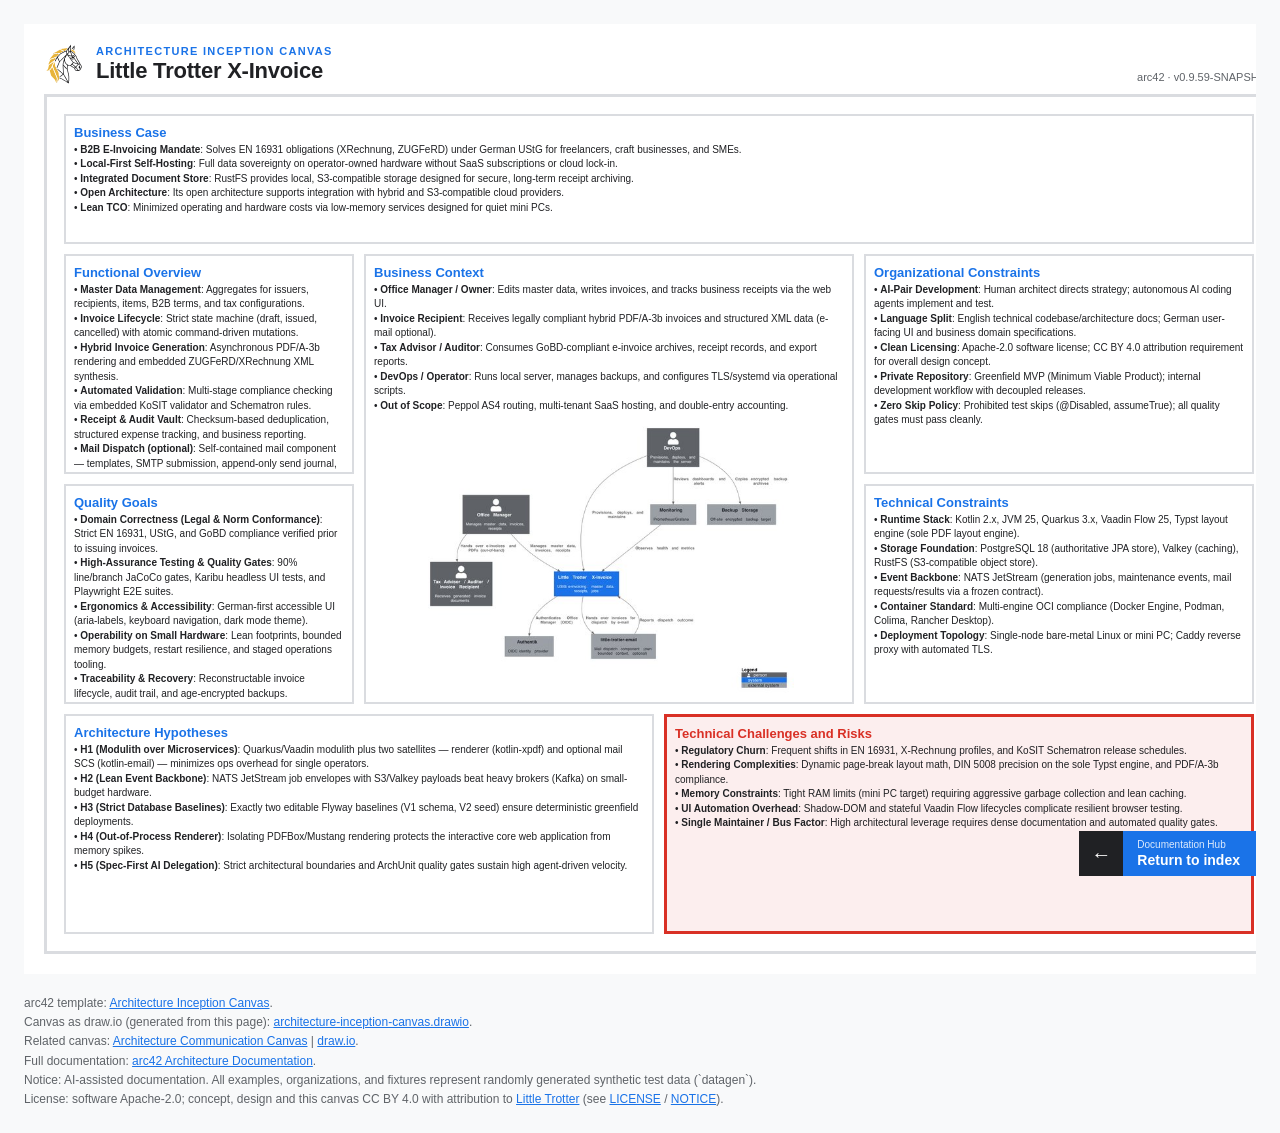
<file: architecture-inception-canvas.html>
<!-- GENERATED FILE - DO NOT EDIT. Generated from doc/architecture-inception-canvas.adoc by scripts/generate-canvas-drawio.py (draw.io mirror); any manual change here is overwritten by the next build. Edit the .adoc and rerun the generator. -->
<!DOCTYPE html>
<html lang="en">
<head>
<meta charset="utf-8">
<meta name="viewport" content="width=device-width, initial-scale=1">
<title>Little Trotter X-Invoice — Architecture Inception Canvas</title>
<style>
html { background: #F8F9FA; }
body { margin: 0; padding: 24px; font-family: Helvetica, Arial, sans-serif; }
.canvas-wrap { overflow-x: auto; }
.canvas { position: relative; margin: 0 auto; background: #FFFFFF; }
.frame { position: absolute; box-sizing: border-box; background: #FFFFFF;
         border: 3px solid #DADCE0; }
.header { position: absolute; display: flex; align-items: flex-end; gap: 12px; }
.header img { width: 40px; height: 40px; flex: none; }
.header-text { display: flex; flex-direction: column; min-width: 0; }
.eyebrow { font-size: 11px; font-weight: 700; letter-spacing: 0.12em;
           line-height: 14px; color: #1A73E8; }
.header h1 { margin: 0; font-size: 22px; font-weight: 700; line-height: 26px;
             letter-spacing: -0.01em; color: #202124; }
.meta { margin-left: auto; font-size: 11px; line-height: 14px; color: #5F6368;
        font-variant-numeric: tabular-nums; white-space: nowrap; }
.tile { position: absolute; box-sizing: border-box; overflow: hidden; padding: 8px;
        font-size: 10px; line-height: 1.45; color: #202124; }
.bar { position: absolute; left: 0; top: 0; width: 6px; height: 100%; }
.tile-img { position: absolute; object-fit: contain; }
.credits { margin: 20px auto 0; font-size: 12px; line-height: 1.6;
           color: #5F6368; }
.credits a { color: #1A73E8; }
.back-to-index {
  position: fixed;
  right: 1.5rem;
  bottom: 1.5rem;
  z-index: 1200;
  display: inline-flex;
  align-items: stretch;
  margin: 0;
  padding: 0;
  background: #1A73E8;
  color: #FFFFFF !important;
  font-family: Helvetica, Arial, sans-serif;
  text-decoration: none !important;
  white-space: nowrap;
  cursor: pointer;
}
.back-to-index:hover,
.back-to-index:focus-visible {
  background: #1557B0;
  color: #FFFFFF !important;
  text-decoration: none !important;
}
.back-to-index__icon {
  display: inline-flex;
  align-items: center;
  justify-content: center;
  width: 2.75rem;
  background: #202124;
  color: #FFFFFF;
  flex: 0 0 auto;
}
.back-to-index__arrow {
  font-size: 1.25rem;
  font-weight: 700;
  line-height: 1;
}
.back-to-index__copy {
  display: flex;
  flex-direction: column;
  justify-content: center;
  gap: 0.1rem;
  padding: 0.5rem 1rem 0.5rem 0.875rem;
  min-width: 0;
}
.back-to-index__eyebrow {
  font-size: 0.625rem;
  color: #FFFFFF;
  opacity: 0.85;
}
.back-to-index__title {
  font-size: 0.875rem;
  line-height: 1.15;
  font-weight: 700;
  color: #FFFFFF;
}
@media print {
  .back-to-index { display: none; }
}
</style>
</head>
<body>
<div class="canvas-wrap">
<div class="canvas" style="width:1270px;height:950px">
  <div class="frame" style="left:20px;top:70px;width:1230px;height:860px"></div>
  <header class="header" style="left:20px;top:20px;width:1230px;height:40px">
    <img src="images/little-trotter-head-icon.svg" alt="Little Trotter">
    <div class="header-text">
      <span class="eyebrow">ARCHITECTURE INCEPTION CANVAS</span>
      <h1>Little Trotter X-Invoice</h1>
    </div>
    <span class="meta">arc42 · v0.9.59-SNAPSHOT</span>
  </header>
  <div class="tile" style="left:40px;top:90px;width:1190px;height:130px;background:#FFFFFF;border:2px solid #DADCE0;">
    <font color='#1A73E8'><b style='font-size:13px'>Business Case</b></font><br>• <b>B2B E-Invoicing Mandate</b>: Solves EN 16931 obligations (XRechnung, ZUGFeRD) under German UStG for freelancers, craft businesses, and SMEs.<br>• <b>Local-First Self-Hosting</b>: Full data sovereignty on operator-owned hardware without SaaS subscriptions or cloud lock-in.<br>• <b>Integrated Document Store</b>: RustFS provides local, S3-compatible storage designed for secure, long-term receipt archiving.<br>• <b>Open Architecture</b>: Its open architecture supports integration with hybrid and S3-compatible cloud providers.<br>• <b>Lean TCO</b>: Minimized operating and hardware costs via low-memory services designed for quiet mini PCs.
  </div>
  <div class="tile" style="left:40px;top:230px;width:290px;height:220px;background:#FFFFFF;border:2px solid #DADCE0;">
    <font color='#1A73E8'><b style='font-size:13px'>Functional Overview</b></font><br>• <b>Master Data Management</b>: Aggregates for issuers, recipients, items, B2B terms, and tax configurations.<br>• <b>Invoice Lifecycle</b>: Strict state machine (draft, issued, cancelled) with atomic command-driven mutations.<br>• <b>Hybrid Invoice Generation</b>: Asynchronous PDF/A-3b rendering and embedded ZUGFeRD/XRechnung XML synthesis.<br>• <b>Automated Validation</b>: Multi-stage compliance checking via embedded KoSIT validator and Schematron rules.<br>• <b>Receipt & Audit Vault</b>: Checksum-based deduplication, structured expense tracking, and business reporting.<br>• <b>Mail Dispatch (optional)</b>: Self-contained mail component — templates, SMTP submission, append-only send journal, signed archive package, journal-copy handover to the operator's mail archive (ADR-037); off by default.
  </div>
  <div class="tile" style="left:340px;top:230px;width:490px;height:450px;background:#FFFFFF;border:2px solid #DADCE0;">
    <font color='#1A73E8'><b style='font-size:13px'>Business Context</b></font><br>• <b>Office Manager / Owner</b>: Edits master data, writes invoices, and tracks business receipts via the web UI.<br>• <b>Invoice Recipient</b>: Receives legally compliant hybrid PDF/A-3b invoices and structured XML data (e-mail optional).<br>• <b>Tax Advisor / Auditor</b>: Consumes GoBD-compliant e-invoice archives, receipt records, and export reports.<br>• <b>DevOps / Operator</b>: Runs local server, manages backups, and configures TLS/systemd via operational scripts.<br>• <b>Out of Scope</b>: Peppol AS4 routing, multi-tenant SaaS hosting, and double-entry accounting.
    <img class="tile-img" alt="" style="left:10px;top:170px;width:470px;height:270px" src="[data-uri]">
  </div>
  <div class="tile" style="left:840px;top:230px;width:390px;height:220px;background:#FFFFFF;border:2px solid #DADCE0;">
    <font color='#1A73E8'><b style='font-size:13px'>Organizational Constraints</b></font><br>• <b>AI-Pair Development</b>: Human architect directs strategy; autonomous AI coding agents implement and test.<br>• <b>Language Split</b>: English technical codebase/architecture docs; German user-facing UI and business domain specifications.<br>• <b>Clean Licensing</b>: Apache-2.0 software license; CC BY 4.0 attribution requirement for overall design concept.<br>• <b>Private Repository</b>: Greenfield MVP (Minimum Viable Product); internal development workflow with decoupled releases.<br>• <b>Zero Skip Policy</b>: Prohibited test skips (@Disabled, assumeTrue); all quality gates must pass cleanly.
  </div>
  <div class="tile" style="left:40px;top:460px;width:290px;height:220px;background:#FFFFFF;border:2px solid #DADCE0;">
    <font color='#1A73E8'><b style='font-size:13px'>Quality Goals</b></font><br>• <b>Domain Correctness (Legal & Norm Conformance)</b>: Strict EN 16931, UStG, and GoBD compliance verified prior to issuing invoices.<br>• <b>High-Assurance Testing & Quality Gates</b>: 90% line/branch JaCoCo gates, Karibu headless UI tests, and Playwright E2E suites.<br>• <b>Ergonomics & Accessibility</b>: German-first accessible UI (aria-labels, keyboard navigation, dark mode theme).<br>• <b>Operability on Small Hardware</b>: Lean footprints, bounded memory budgets, restart resilience, and staged operations tooling.<br>• <b>Traceability & Recovery</b>: Reconstructable invoice lifecycle, audit trail, and age-encrypted backups.<br>• <b>Green-IT Resource Thrift</b>: Size-budget policies, receipt downscaling at upload, and single-node energy efficiency.
  </div>
  <div class="tile" style="left:840px;top:460px;width:390px;height:220px;background:#FFFFFF;border:2px solid #DADCE0;">
    <font color='#1A73E8'><b style='font-size:13px'>Technical Constraints</b></font><br>• <b>Runtime Stack</b>: Kotlin 2.x, JVM 25, Quarkus 3.x, Vaadin Flow 25, Typst layout engine (sole PDF layout engine).<br>• <b>Storage Foundation</b>: PostgreSQL 18 (authoritative JPA store), Valkey (caching), RustFS (S3-compatible object store).<br>• <b>Event Backbone</b>: NATS JetStream (generation jobs, maintenance events, mail requests/results via a frozen contract).<br>• <b>Container Standard</b>: Multi-engine OCI compliance (Docker Engine, Podman, Colima, Rancher Desktop).<br>• <b>Deployment Topology</b>: Single-node bare-metal Linux or mini PC; Caddy reverse proxy with automated TLS.
  </div>
  <div class="tile" style="left:40px;top:690px;width:590px;height:220px;background:#FFFFFF;border:2px solid #DADCE0;">
    <font color='#1A73E8'><b style='font-size:13px'>Architecture Hypotheses</b></font><br>• <b>H1 (Modulith over Microservices)</b>: Quarkus/Vaadin modulith plus two satellites — renderer (kotlin-xpdf) and optional mail SCS (kotlin-email) — minimizes ops overhead for single operators.<br>• <b>H2 (Lean Event Backbone)</b>: NATS JetStream job envelopes with S3/Valkey payloads beat heavy brokers (Kafka) on small-budget hardware.<br>• <b>H3 (Strict Database Baselines)</b>: Exactly two editable Flyway baselines (V1 schema, V2 seed) ensure deterministic greenfield deployments.<br>• <b>H4 (Out-of-Process Renderer)</b>: Isolating PDFBox/Mustang rendering protects the interactive core web application from memory spikes.<br>• <b>H5 (Spec-First AI Delegation)</b>: Strict architectural boundaries and ArchUnit quality gates sustain high agent-driven velocity.
  </div>
  <div class="tile" style="left:640px;top:690px;width:590px;height:220px;background:#FCEEEE;border:3px solid #D93025;">
    <font color='#D93025'><b style='font-size:13px'>Technical Challenges and Risks</b></font><br>• <b>Regulatory Churn</b>: Frequent shifts in EN 16931, X-Rechnung profiles, and KoSIT Schematron release schedules.<br>• <b>Rendering Complexities</b>: Dynamic page-break layout math, DIN 5008 precision on the sole Typst engine, and PDF/A-3b compliance.<br>• <b>Memory Constraints</b>: Tight RAM limits (mini PC target) requiring aggressive garbage collection and lean caching.<br>• <b>UI Automation Overhead</b>: Shadow-DOM and stateful Vaadin Flow lifecycles complicate resilient browser testing.<br>• <b>Single Maintainer / Bus Factor</b>: High architectural leverage requires dense documentation and automated quality gates.
  </div>
</div>
</div>
<div class="credits" style="max-width:1270px">
  arc42 template: <a href="https://canvas.arc42.org/architecture-inception-canvas">Architecture Inception Canvas</a>.<br>
Canvas as draw.io (generated from this page): <a href="architecture-inception-canvas.drawio">architecture-inception-canvas.drawio</a>.<br>
Related canvas: <a href="architecture-communication-canvas.html">Architecture Communication Canvas</a> | <a href="architecture-communication-canvas.drawio">draw.io</a>.<br>
Full documentation: <a href="arc42-docs.html">arc42 Architecture Documentation</a>.<br>
Notice: AI-assisted documentation. All examples, organizations, and fixtures represent randomly generated synthetic test data (`datagen`).<br>
License: software Apache-2.0; concept, design and this canvas CC BY 4.0 with attribution to <a href="LICENSE">Little Trotter</a> (see <a href="LICENSE">LICENSE</a> / <a href="NOTICE">NOTICE</a>).
</div>
  <a href="index.html" class="back-to-index" rel="home" aria-label="Back from Little Trotter X-Invoice — Architecture Inception Canvas to the documentation index" title="Back to documentation index">
    <span class="back-to-index__icon" aria-hidden="true">
      <span class="back-to-index__arrow">&larr;</span>
    </span>
    <span class="back-to-index__copy">
      <span class="back-to-index__eyebrow">Documentation Hub</span>
      <span class="back-to-index__title">Return to index</span>
    </span>
  </a>
</body>
</html>
</file>
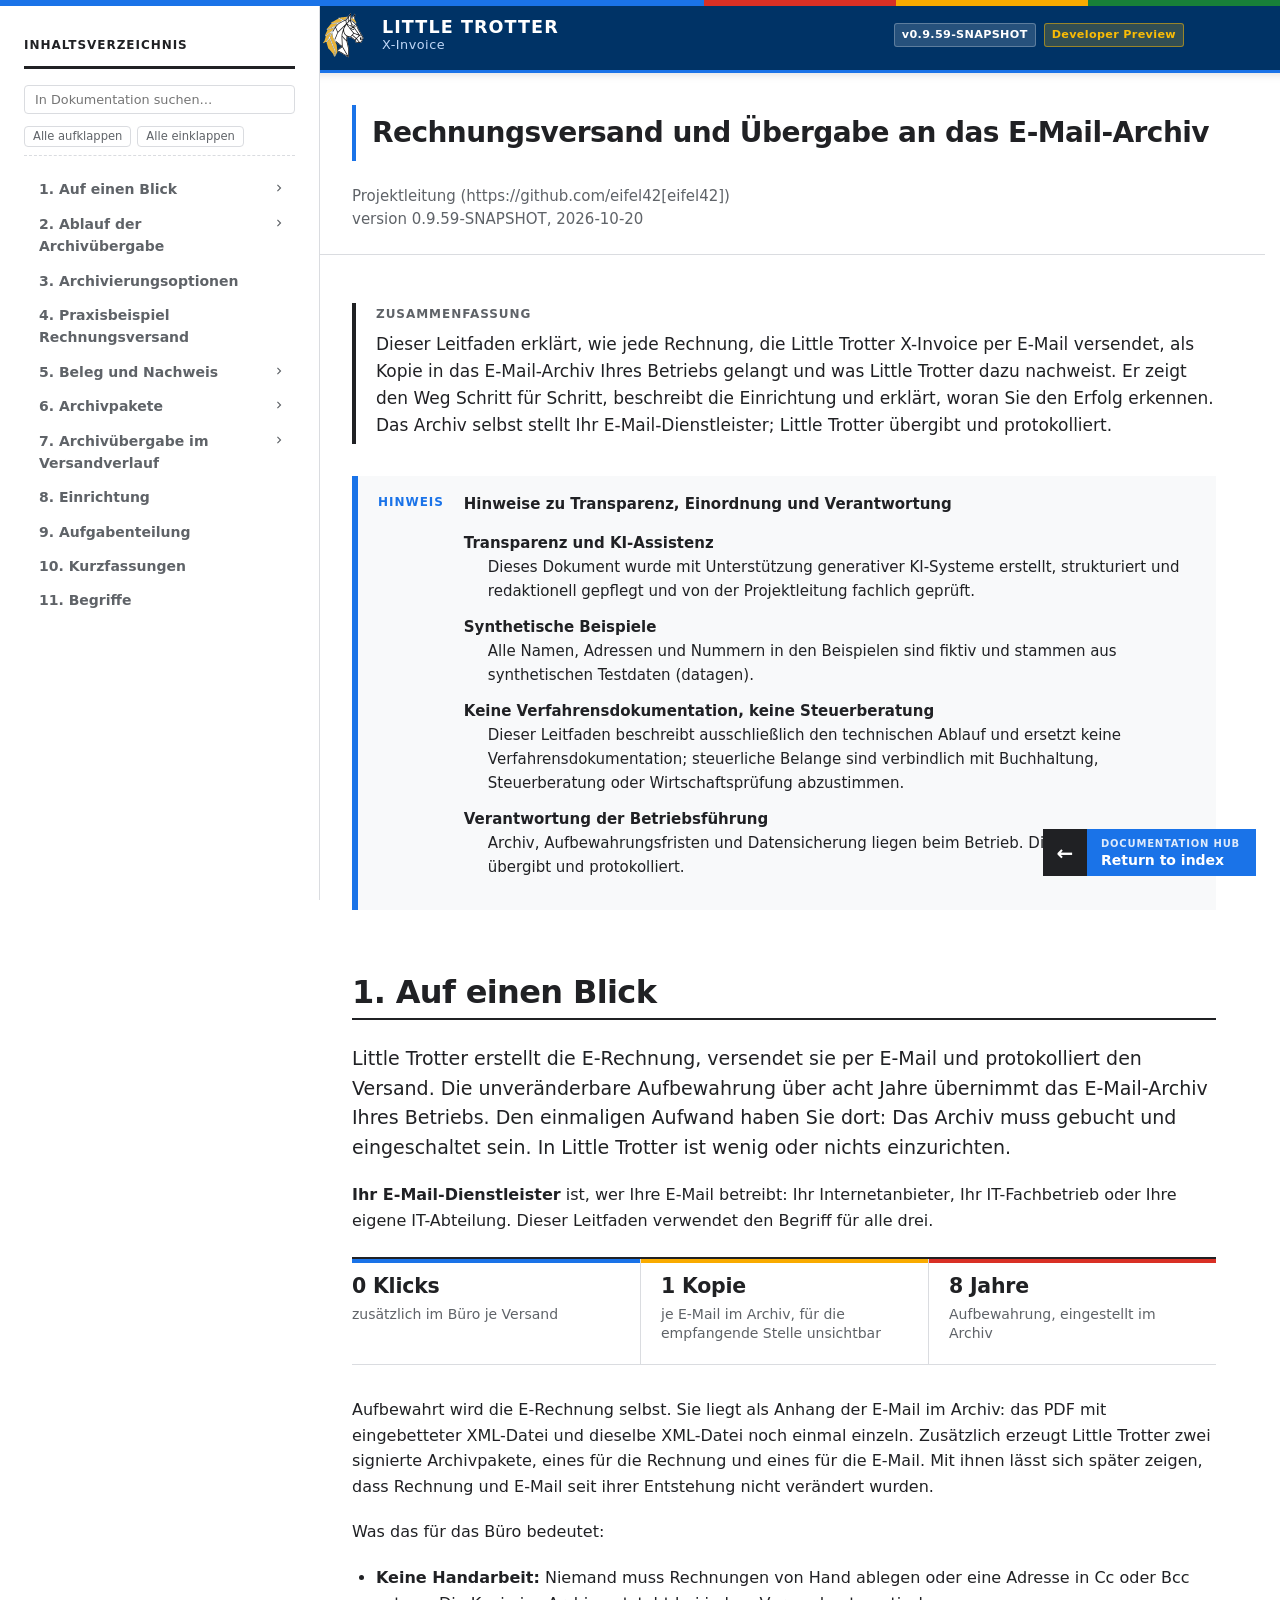
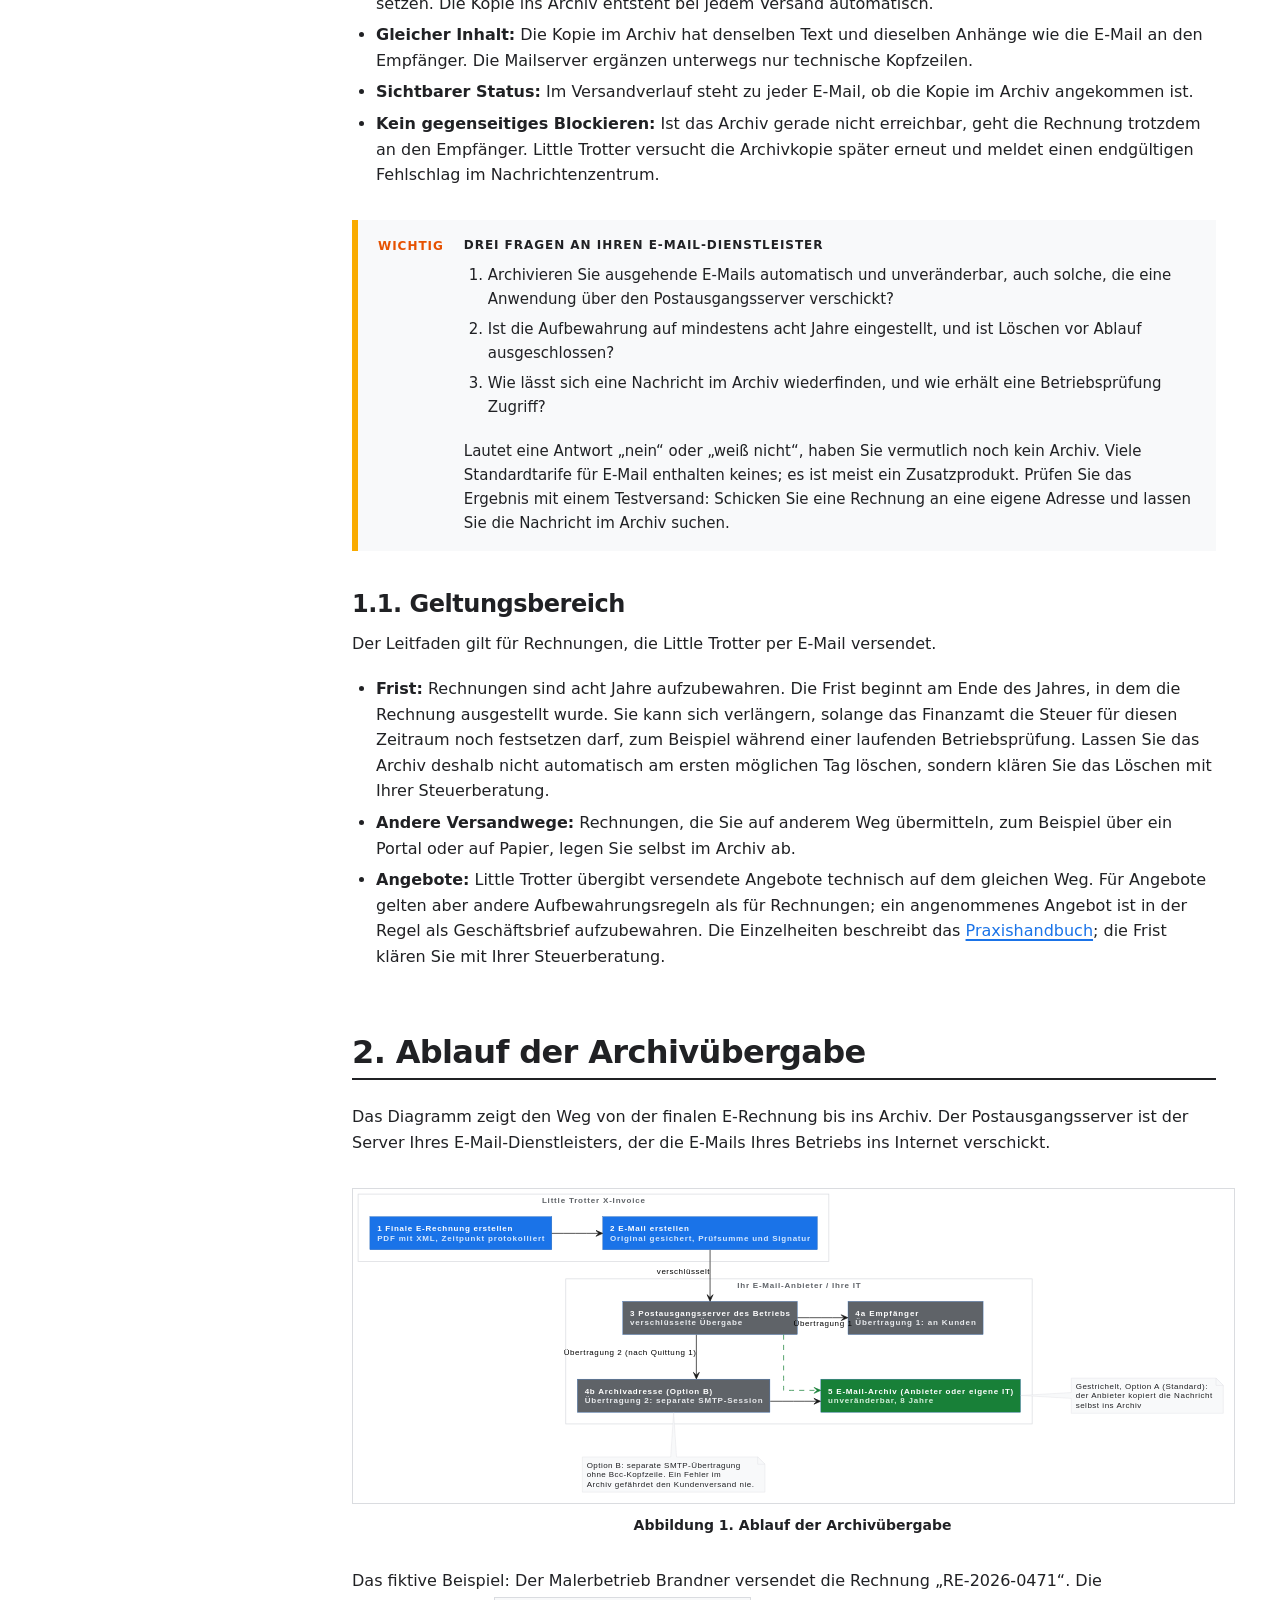
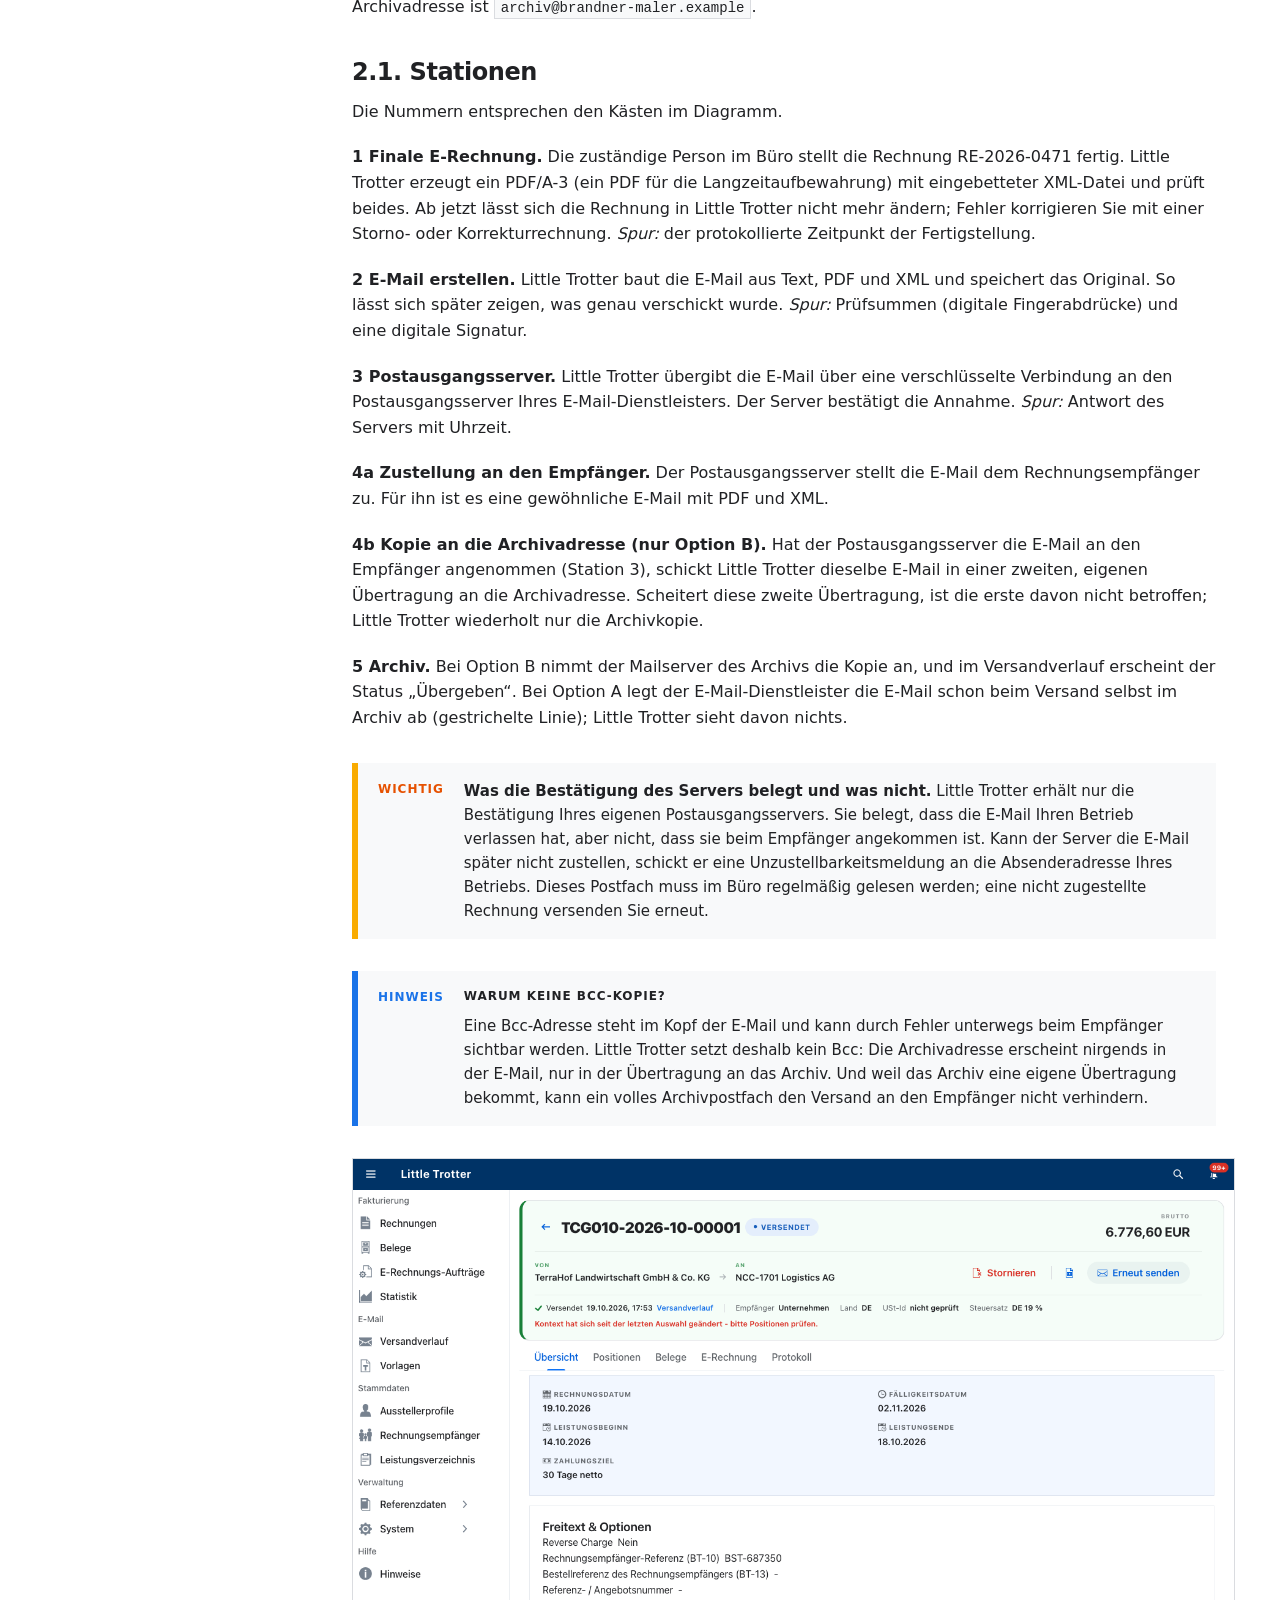
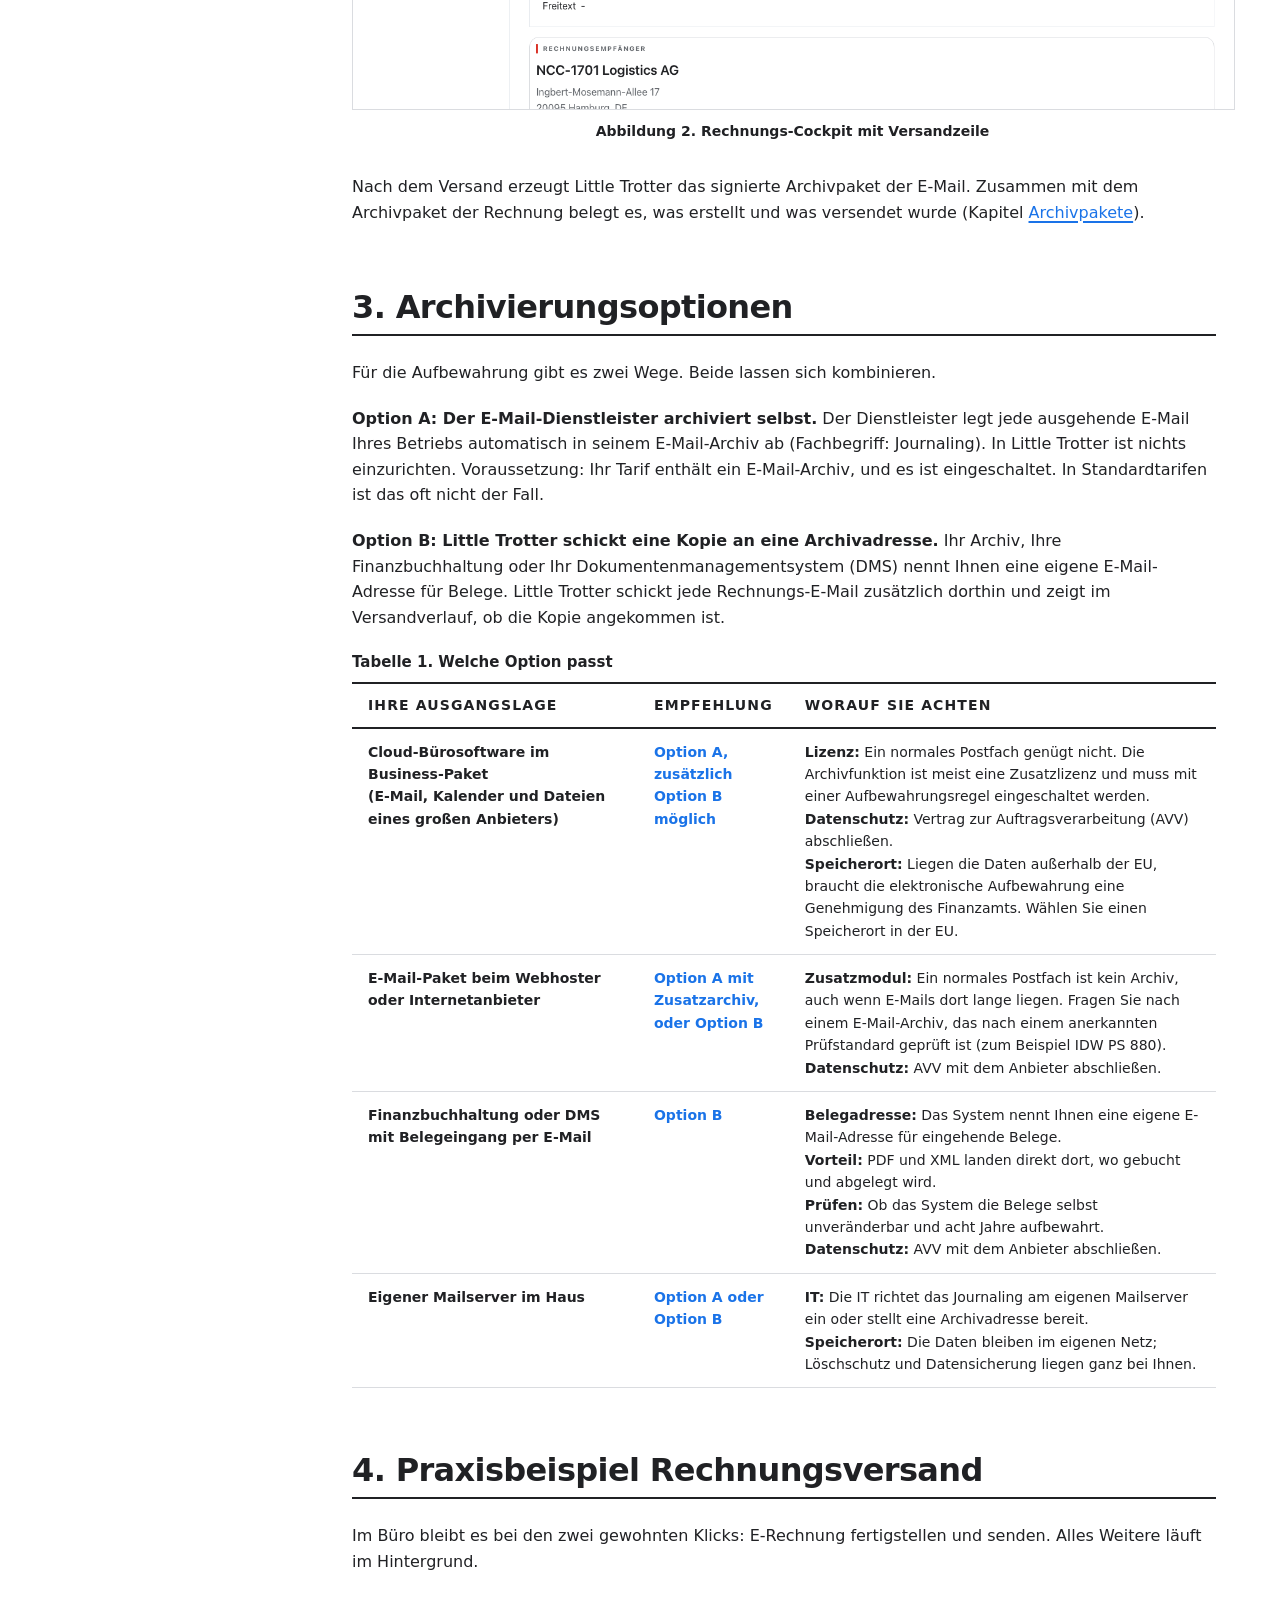
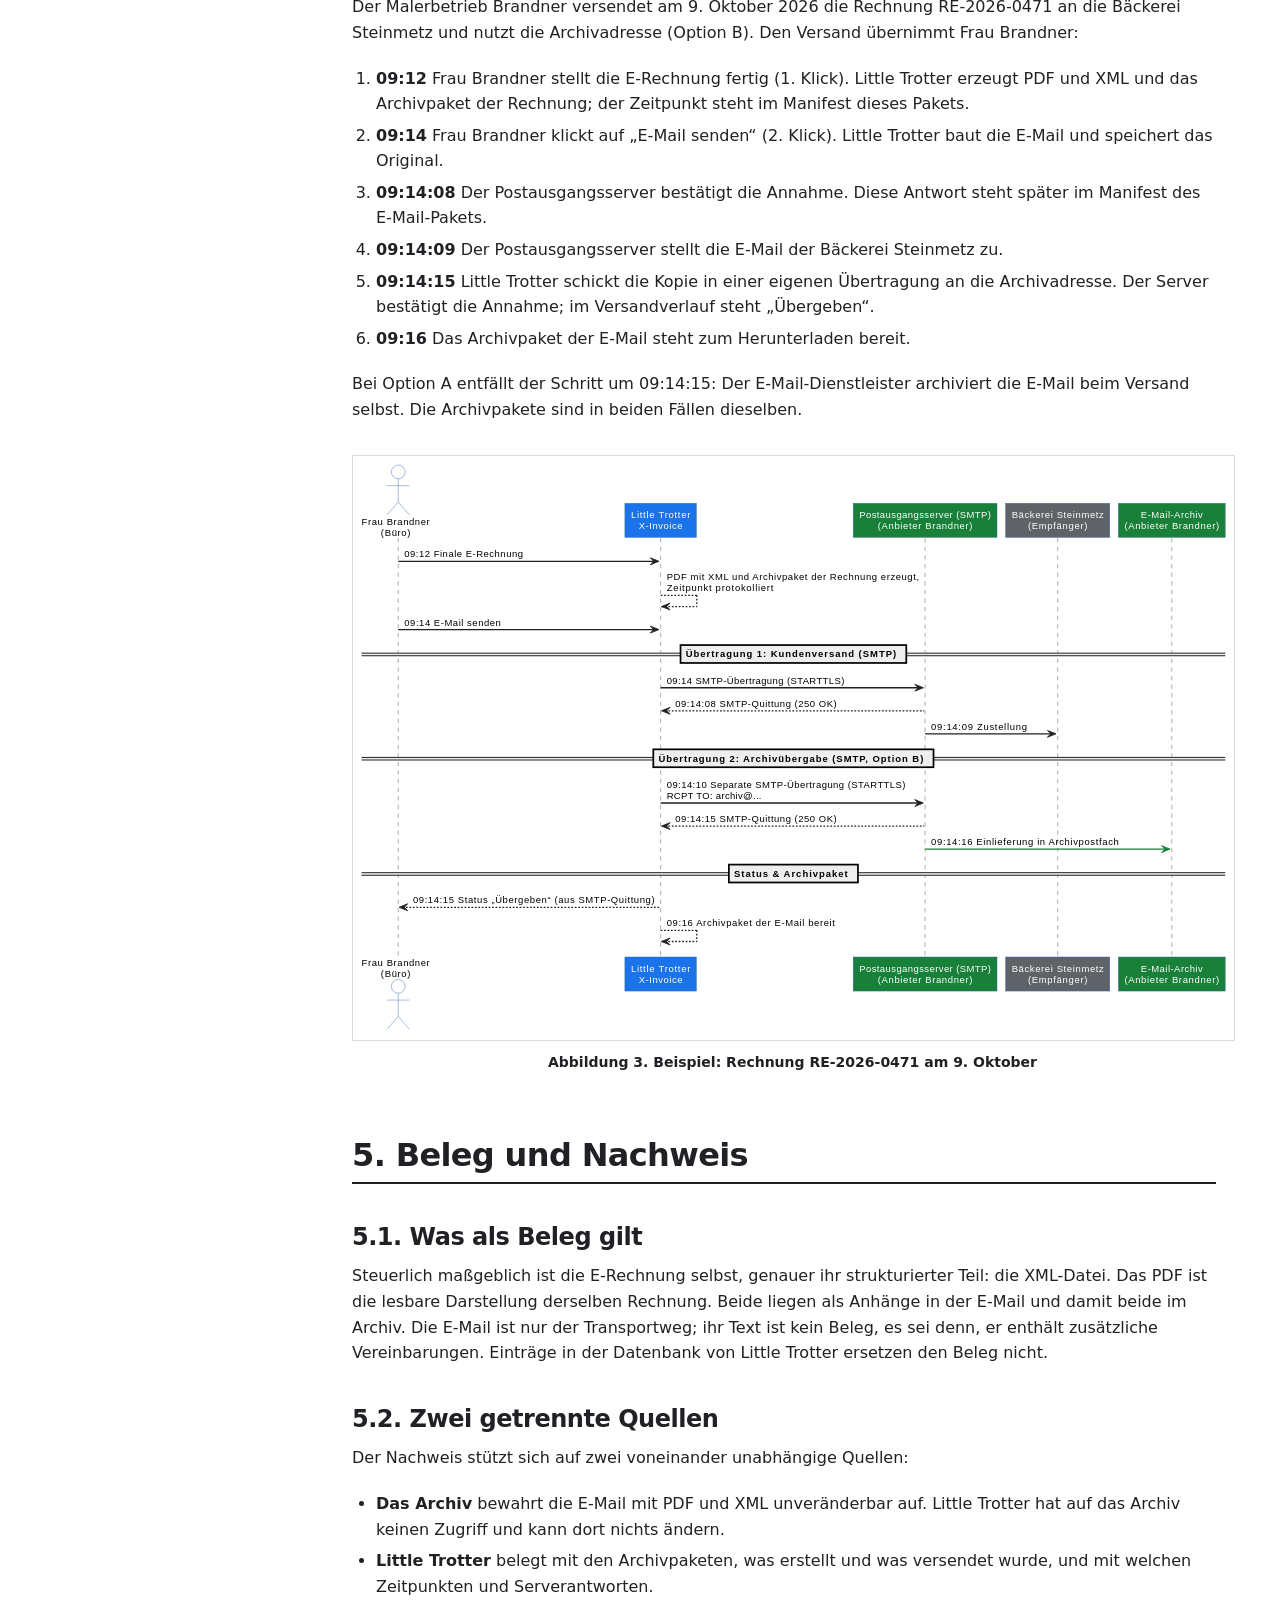
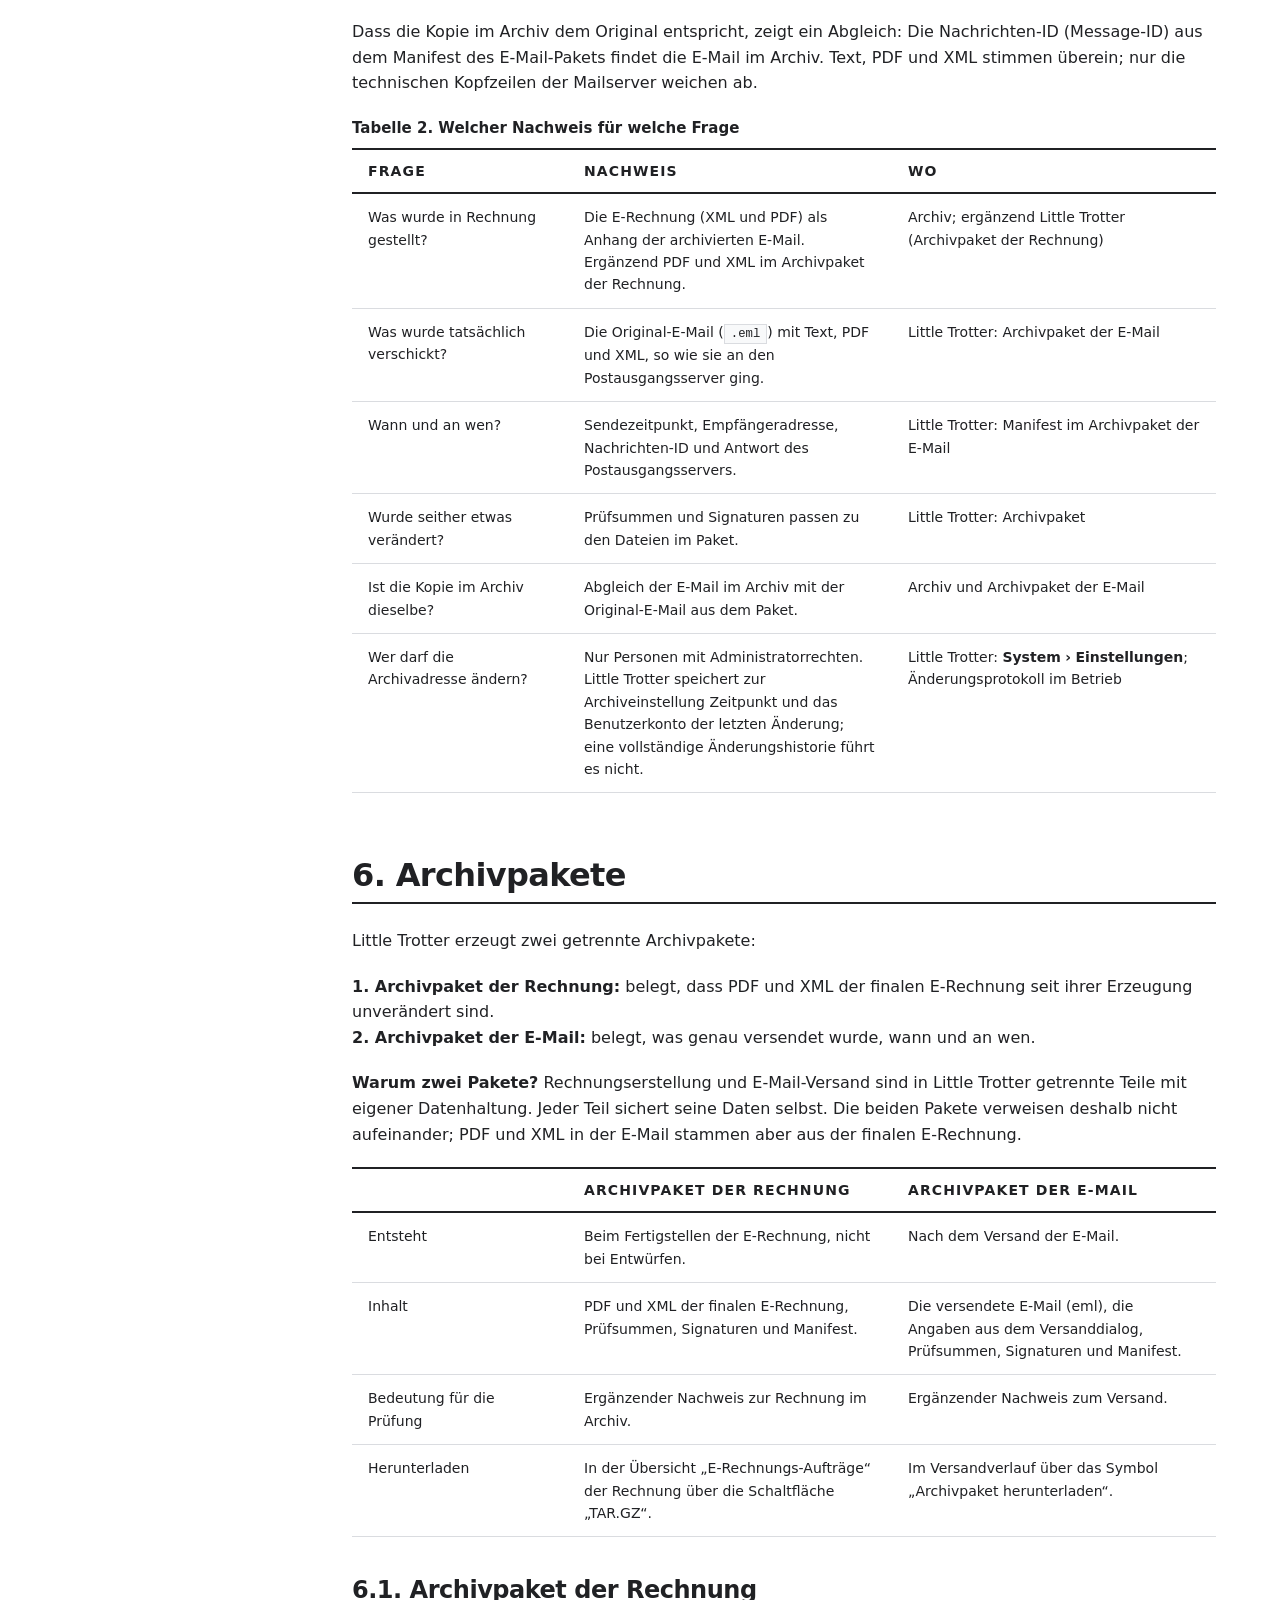
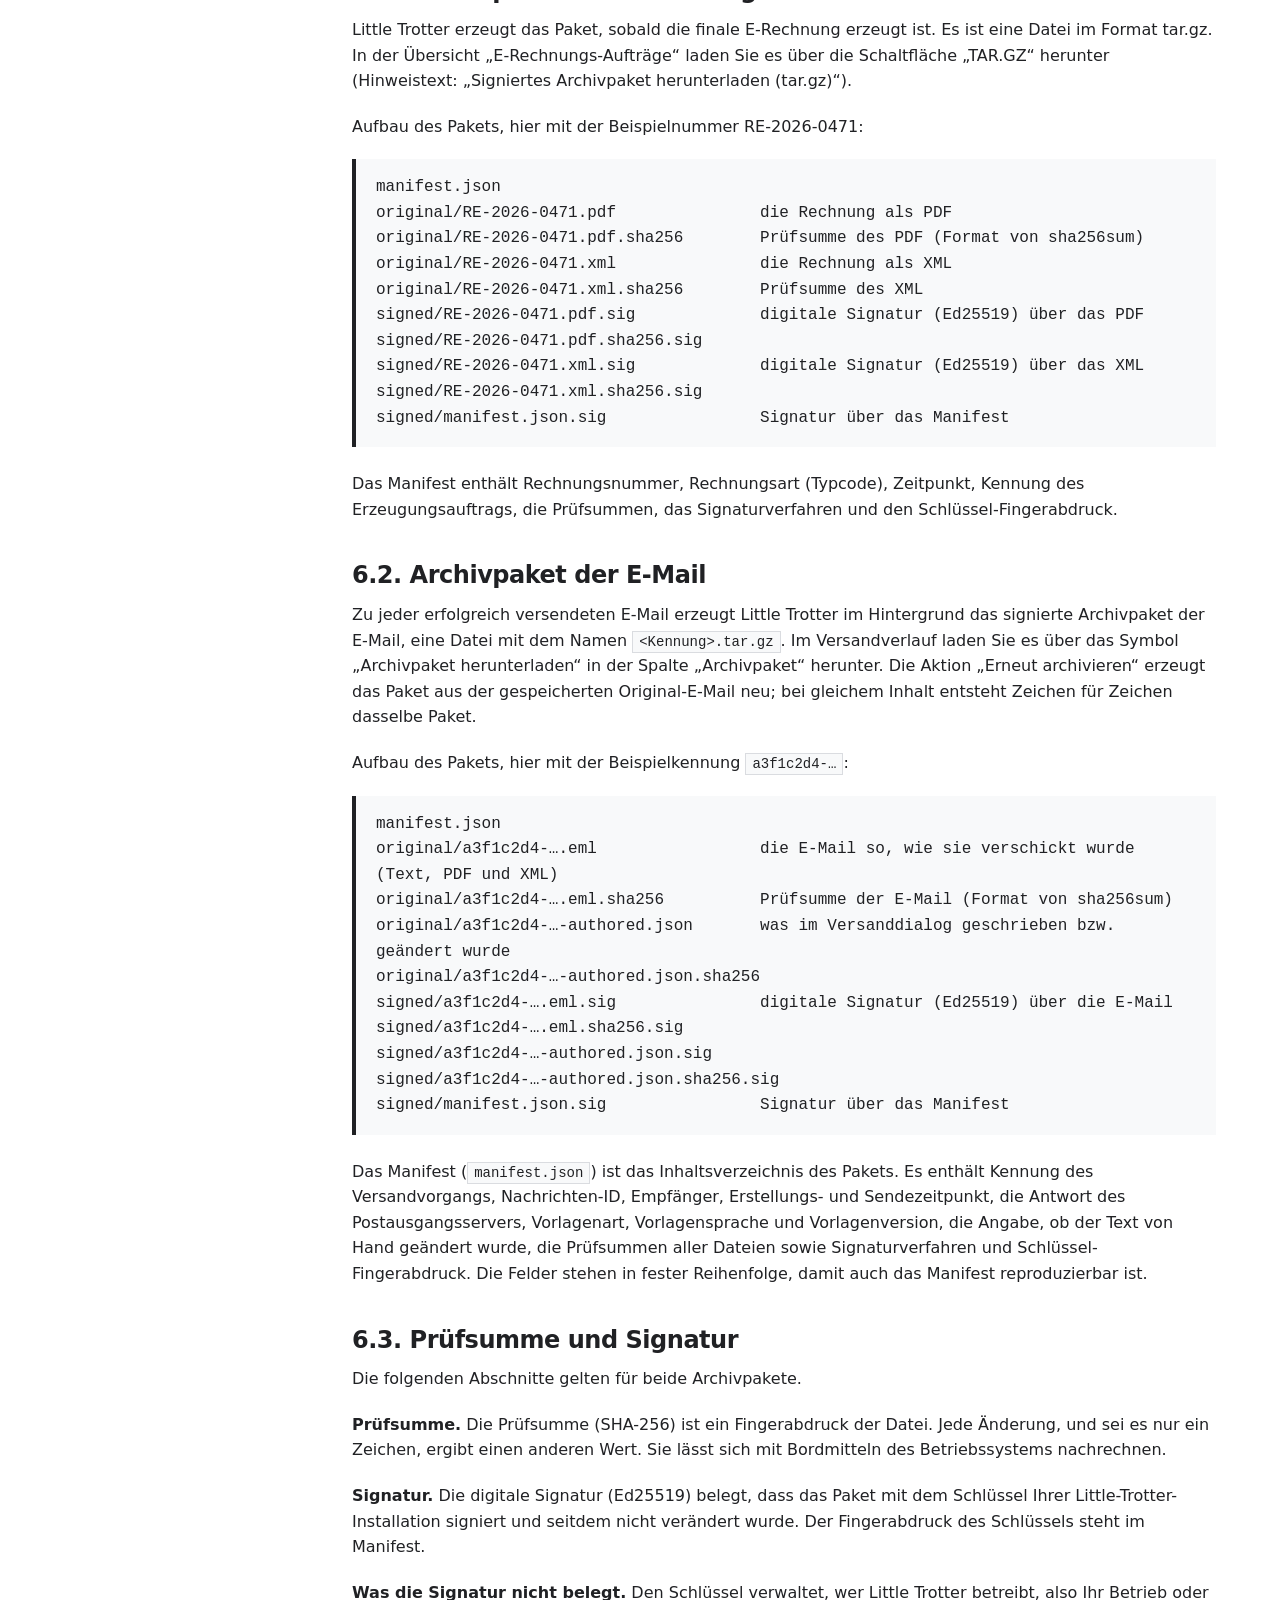
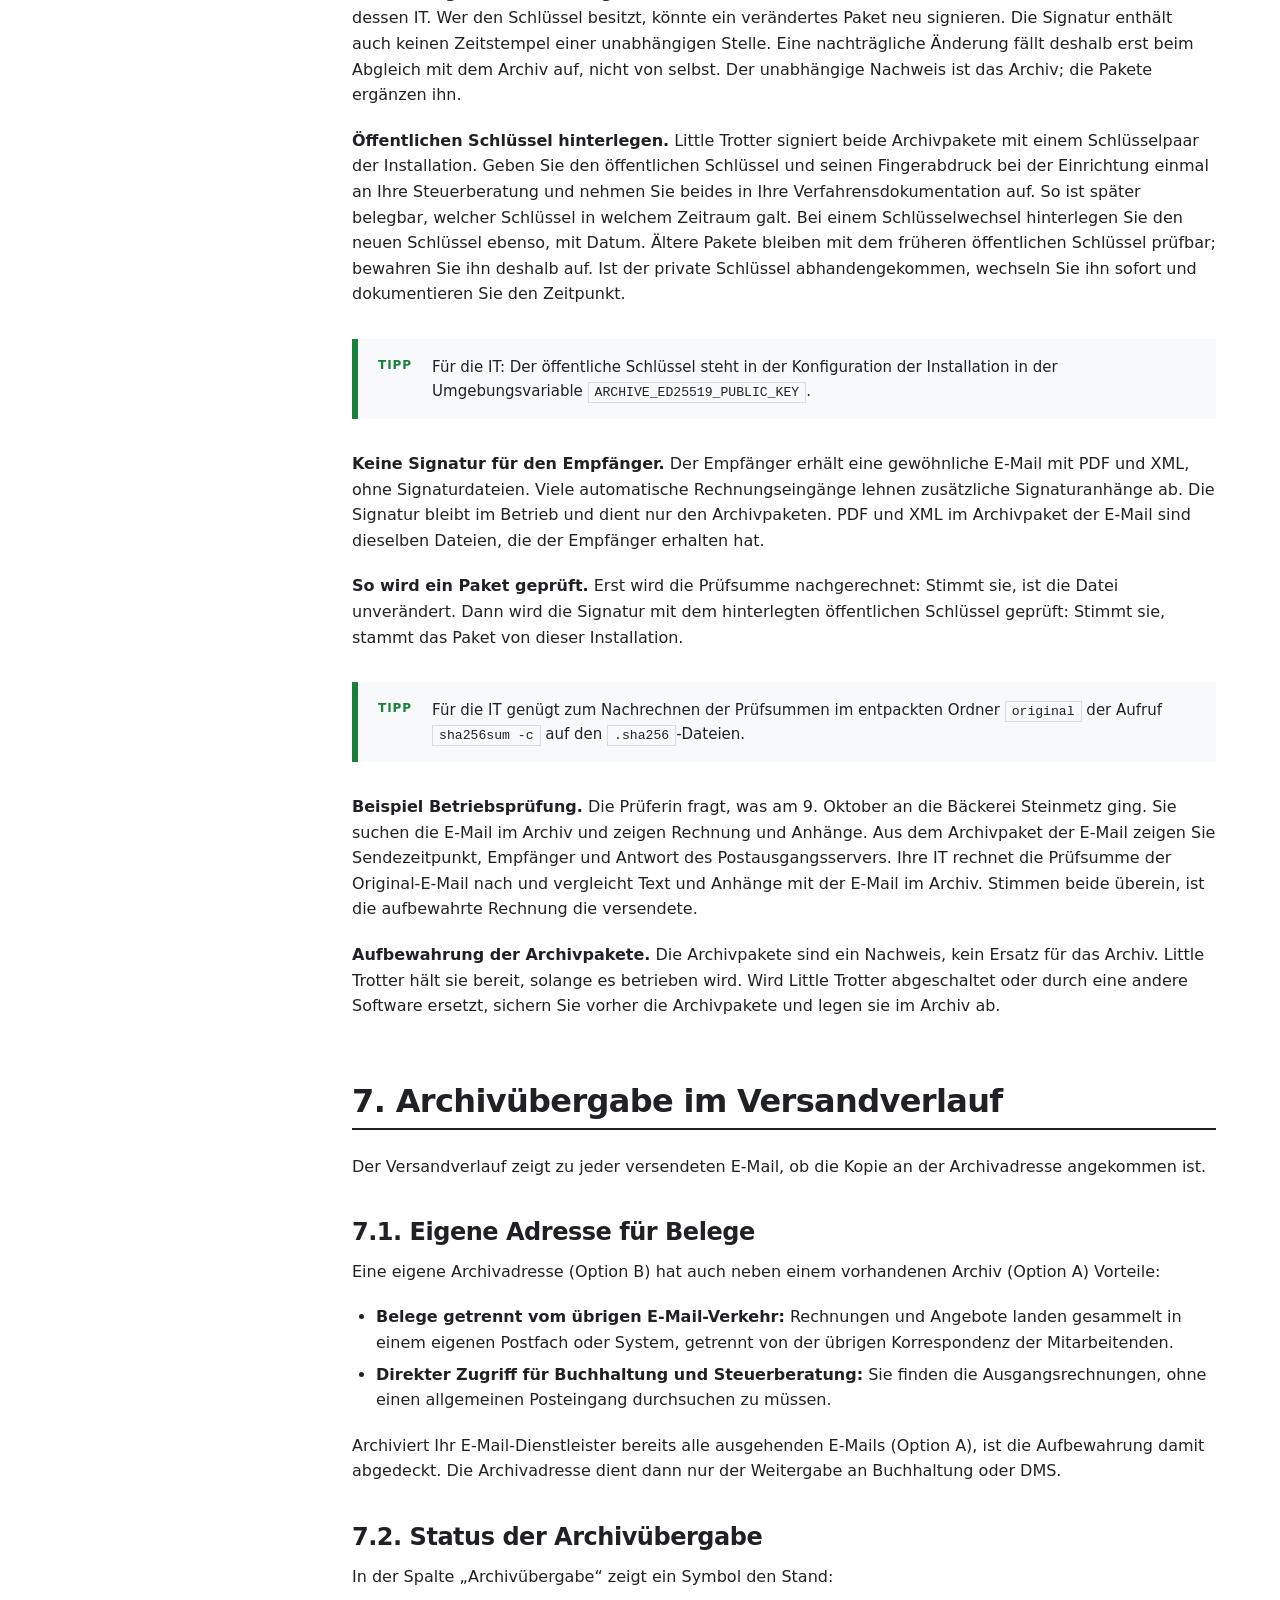
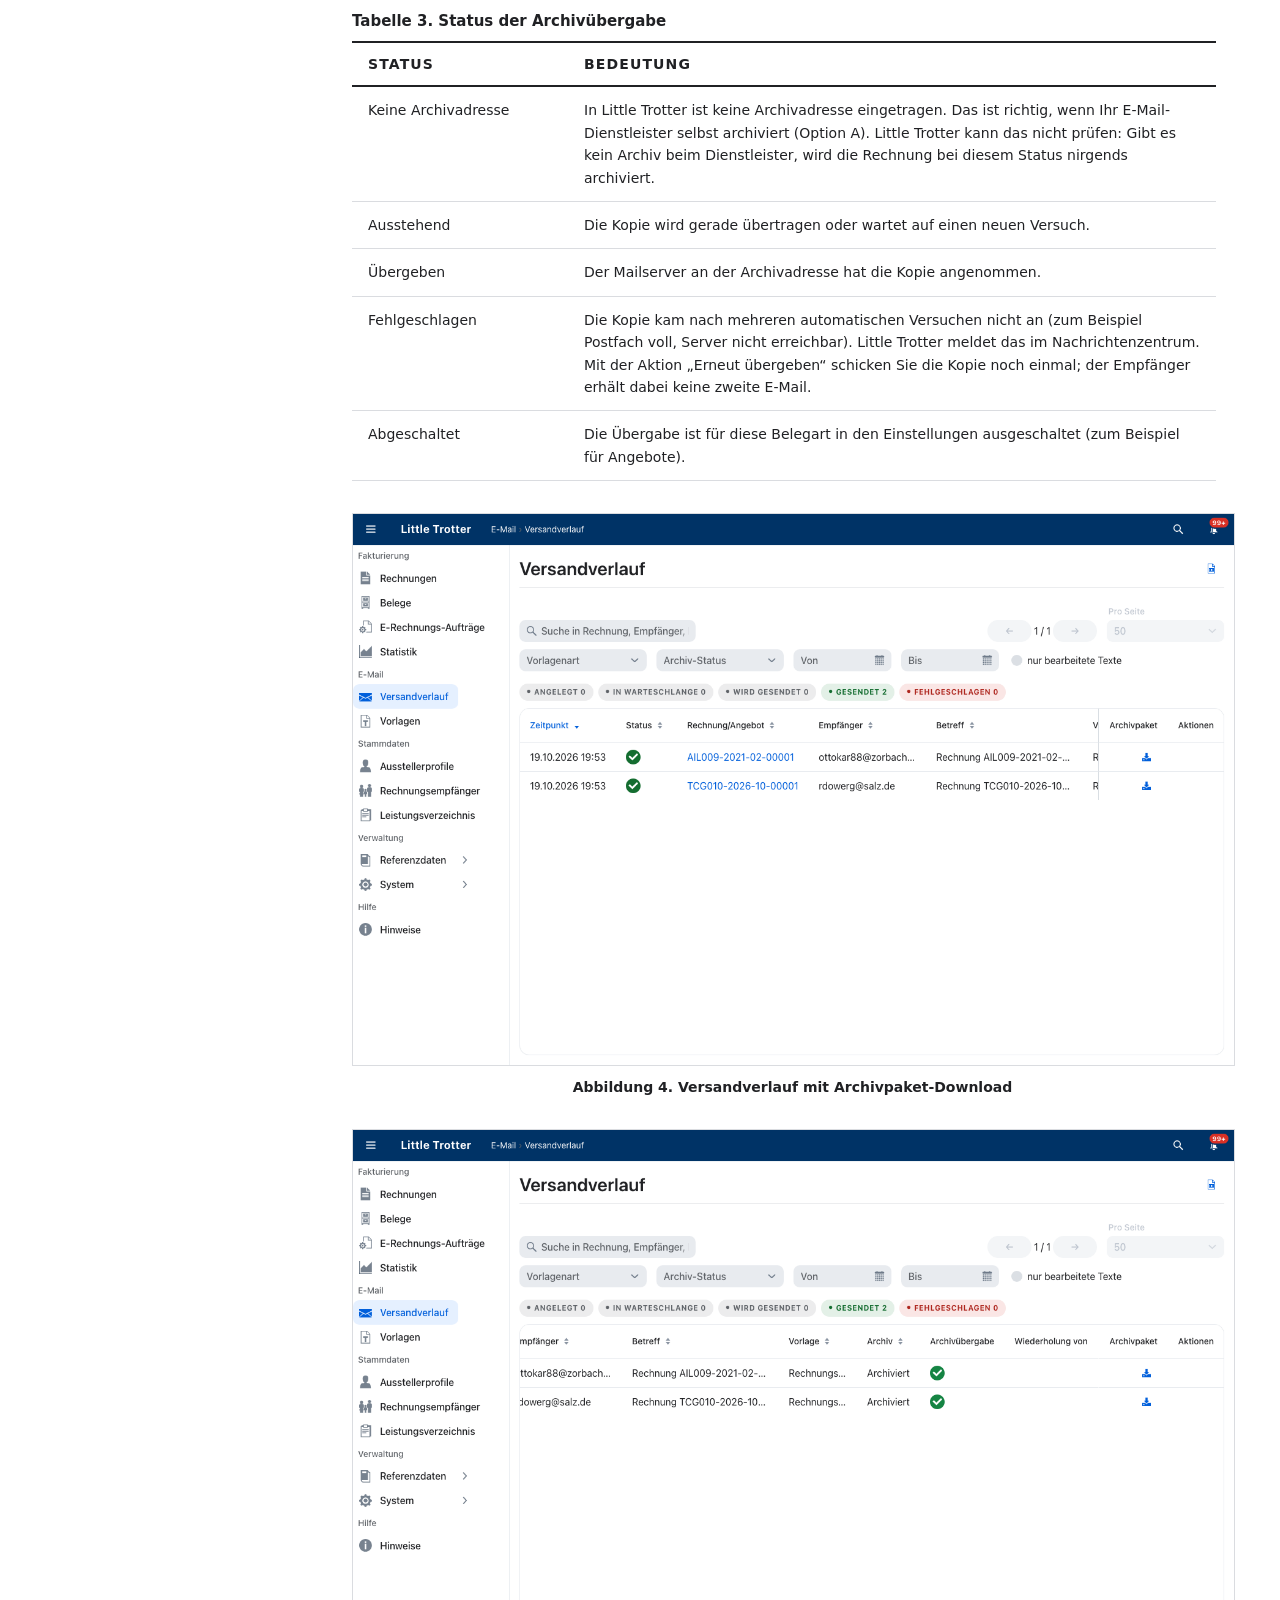
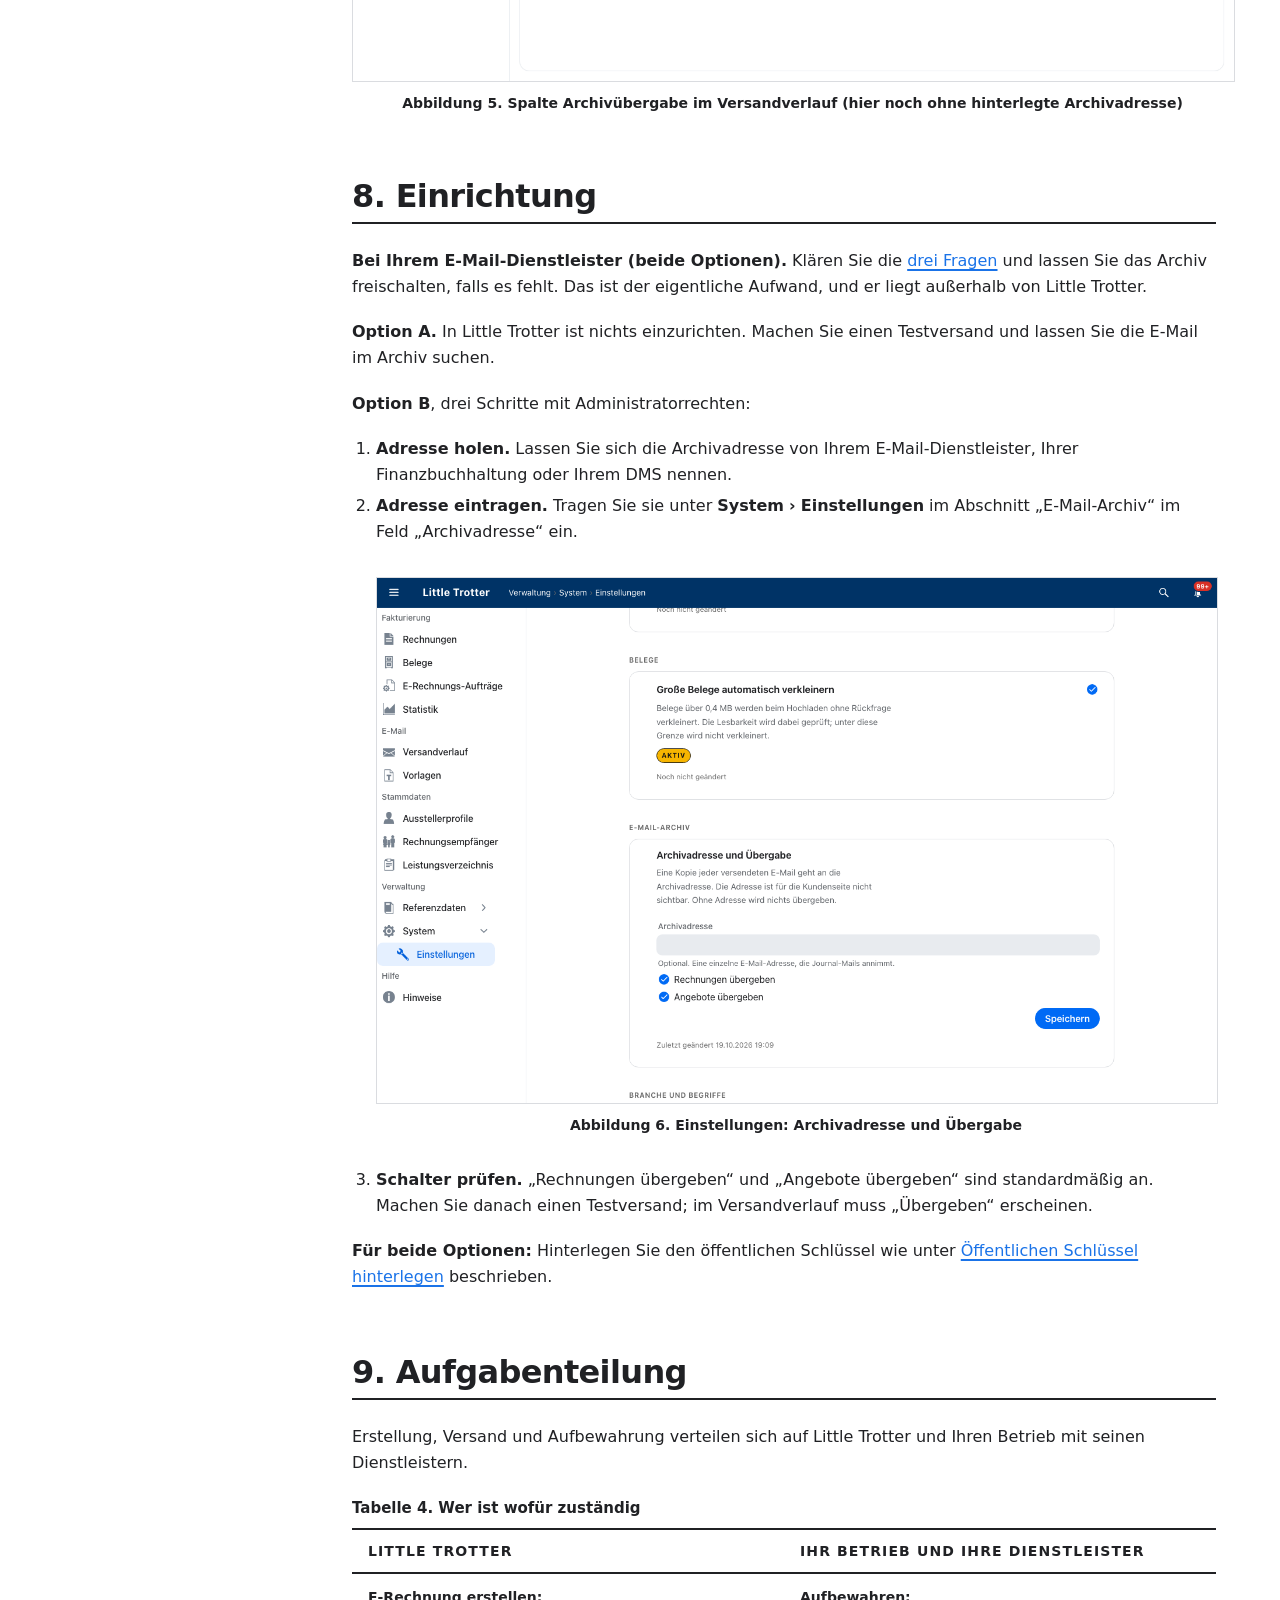
<file: archivierung-und-uebergabe.html>
<!DOCTYPE html>
<html lang="de">
<head>
<meta charset="UTF-8">
<meta http-equiv="X-UA-Compatible" content="IE=edge">
<meta name="viewport" content="width=device-width, initial-scale=1.0">
<meta name="generator" content="Asciidoctor 2.0.18">
<meta name="description" content="Leitfaden in einfacher Sprache: Wie jede per E-Mail versendete Rechnung als Kopie in das E-Mail-Archiv Ihres Betriebs gelangt und was Little Trotter dafür nachweist">
<meta name="author" content="Projektleitung (https://github.com/eifel42[eifel42])">
<meta name="copyright" content="Copyright (C) 2026 https://github.com/little-trotter/invoice">
<title>Rechnungsversand und Übergabe an das E-Mail-Archiv</title>
<link rel="stylesheet" href="css/arc42-docs.css">
<!-- arc42 documentation — docinfo header -->
<!-- No external runtime resources: generated output must not depend on CDNs. -->

<!-- Meta tags for better mobile experience -->
<meta name="viewport" content="width=device-width, initial-scale=1.0">
<!-- App accent color (--lt-accent in styles.css); browsers auto-pick a
     prefers-color-scheme variant of the same file, but there is no
     dedicated dark theme-color here since the docs page itself always
     paints its own dark background via CSS regardless. -->
<meta name="theme-color" content="#1A73E8">

<script>
  document.addEventListener('DOMContentLoaded', () => {
    const path = window.location.pathname;
    const isIndex = path.endsWith('/index.html') || path === '/' || path === '';

    if (isIndex || document.querySelector('.back-to-index')) {
      return;
    }

    const pageTitle =
      document.querySelector('#content h1, #header h1')?.textContent?.trim() ||
      document.title.replace(/\s+-\s+.*$/, '').trim() ||
      'Current page';

    const link = document.createElement('a');
    link.href = 'index.html';
    link.className = 'back-to-index';
    link.setAttribute('rel', 'home');
    link.setAttribute('aria-label', `Back from ${pageTitle} to the documentation index`);
    link.setAttribute('title', 'Back to documentation index');
    link.innerHTML = `
      <span class="back-to-index__icon" aria-hidden="true">
        <span class="back-to-index__arrow">&larr;</span>
      </span>
      <span class="back-to-index__copy">
        <span class="back-to-index__eyebrow">Documentation Hub</span>
        <span class="back-to-index__title">Return to index</span>
      </span>
    `;
    document.body.appendChild(link);

    // Executive Brand Header Banner (A-Concept)
    if (!document.querySelector('.lt-brand-bar')) {
      const brandBar = document.createElement('div');
      brandBar.className = 'lt-brand-bar';
      brandBar.innerHTML = `
        <div class="lt-brand-bar__inner">
          <a href="index.html" class="lt-brand-bar__logo-link" title="Little Trotter Homepage">
            <img src="images/little-trotter-head-icon.svg" alt="Little Trotter Horse Head Icon" class="lt-brand-bar__icon" />
          </a>
          <div class="lt-brand-bar__text">
            <div class="lt-brand-bar__title">LITTLE TROTTER</div>
            <div class="lt-brand-bar__subtitle">X-Invoice</div>
          </div>
          <div class="lt-brand-bar__badges">
            <span class="lt-brand-badge">v0.9.59-SNAPSHOT</span>
            <span class="lt-brand-badge lt-brand-badge--preview">Developer Preview</span>
          </div>
        </div>
      `;
      const headerEl = document.getElementById('header') || document.body.firstChild;
      if (headerEl && headerEl.parentNode) {
        headerEl.parentNode.insertBefore(brandBar, headerEl);
      } else {
        document.body.insertBefore(brandBar, document.body.firstChild);
      }
    }
  });
</script>

<!-- Focus styles -->
<style>
  /* Smooth scrolling */
  html {
    scroll-behavior: smooth;
  }

  /* Improved focus styles for accessibility */
  a:focus, button:focus, input:focus, select:focus, textarea:focus {
    outline: 2px solid var(--lt-accent, #1A73E8);
    outline-offset: 2px;
  }

  /* Dark mode: all variables are defined in arc42-docs.css / arc42-canvas.css
     (loaded via :stylesheet:, always present on every page this file is
     injected into) — this block just reads --lt-* custom properties, it
     does not redefine them. */
</style>

<!-- Disclaimer footer injected on all arc42 pages -->
<style>
  #ltx-disclaimer {
    margin-top: 3rem;
    padding: 1rem 1.25rem;
    border-top: 1px solid var(--lt-rule, #DADCE0);
    font-size: 0.8rem;
    color: var(--lt-text-secondary, #5F6368);
    line-height: 1.6;
  }
  #ltx-disclaimer .disclaimer-links {
    display: flex;
    flex-wrap: wrap;
    gap: 6px 16px;
    margin-bottom: 6px;
  }
  #ltx-disclaimer .disclaimer-links a {
    color: var(--lt-accent, #1A73E8);
  }
  #ltx-disclaimer .disclaimer-note {
    color: var(--lt-text-disabled, #9AA0A6);
    font-size: 0.75rem;
  }
  @media print {
    #ltx-disclaimer { display: none; }
  }
</style>
<script>
  document.addEventListener('DOMContentLoaded', () => {
    const footer = document.createElement('div');
    footer.id = 'ltx-disclaimer';
    footer.innerHTML = `
      <div class="disclaimer-links">
        <a href="https://github.com/little-trotter" target="_blank" rel="noopener">&#169; 2026 little-trotter</a>
        <a href="index.html">Documentation Index</a>
      </div>
      <p class="disclaimer-note">
        Internal architecture documentation for Little Trotter X-Invoice.
        AI-assisted documentation &middot; Synthetic test data (datagen) &middot; Not published outside the development team.
      </p>
    `;
    document.body.appendChild(footer);
  });
</script>

<!-- Click-to-zoom lightbox for arc42 diagrams (dependency-free) -->
<style>
  [hidden] {
    display: none !important;
  }

  #content .imageblock img {
    cursor: zoom-in;
  }

  .lt-lightbox {
    position: fixed;
    inset: 0;
    z-index: 10000;
    display: flex;
    align-items: center;
    justify-content: center;
    background: rgba(0, 0, 0, .88);
    cursor: zoom-out;
    touch-action: none;
  }

  /* Sized by script to fit 95vw x 95vh while keeping the aspect ratio: vector diagrams are
     scaled up, raster images never beyond their natural size. No letterboxing, so the
     white diagram background ends exactly where the image ends.
     Zoom/pan is layered on top via a CSS transform (translate + scale) with
     transform-origin at the top-left corner, so the script's math stays in one
     coordinate space (see setZoom/clampPan below). */
  .lt-lightbox__img {
    display: block;
    cursor: zoom-out;
    background: #ffffff;
    transform-origin: 0 0;
    will-change: transform;
    touch-action: none;
    -webkit-user-drag: none;
    user-select: none;
  }

  .lt-lightbox__hint {
    position: fixed;
    left: 0;
    right: 0;
    bottom: .75rem;
    margin: 0;
    text-align: center;
    font-size: 13px;
    color: rgba(255, 255, 255, .75);
    pointer-events: none;
  }

  .lt-lightbox__close {
    position: fixed;
    top: 1rem;
    right: 1rem;
    min-width: 44px;
    min-height: 44px;
    display: flex;
    align-items: center;
    justify-content: center;
    background: rgba(255, 255, 255, .12);
    color: #fff;
    border: 1px solid rgba(255, 255, 255, .4);
    font-size: 1.75rem;
    line-height: 1;
    cursor: pointer;
  }
  .lt-lightbox__close:hover {
    background: rgba(255, 255, 255, .24);
  }
  .lt-lightbox__close:focus {
    outline: 3px solid var(--lt-accent, #1A73E8);
    outline-offset: 2px;
  }
</style>
<script>
  document.addEventListener('DOMContentLoaded', () => {
    const images = document.querySelectorAll('#content .imageblock img');
    if (!images.length) {
      return;
    }

    let overlay = null;
    let overlayImg = null;
    let closeBtn = null;
    let lastFocused = null;

    // Zoom/pan state, shared by the single overlay instance. `scale` is relative
    // to the fitted size from fitOverlayImage(); translate is in screen pixels
    // and applies via `transform: translate(tx,ty) scale(scale)` with
    // transform-origin 0 0 (see CSS), so the maths below stays in one space.
    const MIN_SCALE = 1;
    const MAX_SCALE = 8;
    let scale = 1;
    let tx = 0;
    let ty = 0;
    let baseRect = null; // overlayImg's layout rect while scale=1/tx=0/ty=0
    const activePointers = new Map(); // pointerId -> {x, y}, for pan + pinch
    let dragState = null; // single-pointer drag/click tracking
    let pinchState = null; // two-pointer pinch-zoom tracking
    let pendingClickTimer = null; // double-click disambiguation on the image

    function isSvgSrc(src) {
      return /\.svg(\?.*)?$/i.test(src || '');
    }

    function labelFor(img) {
      const figureTitle = img.closest('.imageblock')?.querySelector('.title')?.textContent?.trim();
      return figureTitle || img.getAttribute('alt') || 'Diagram';
    }

    function fitOverlayImage(allowUpscale) {
      const naturalWidth = overlayImg.naturalWidth;
      const naturalHeight = overlayImg.naturalHeight;
      if (!naturalWidth || !naturalHeight) {
        return;
      }
      let fitted = Math.min(
        (window.innerWidth * 0.95) / naturalWidth,
        (window.innerHeight * 0.95) / naturalHeight
      );
      if (!allowUpscale) {
        fitted = Math.min(fitted, 1);
      }
      overlayImg.style.width = Math.round(naturalWidth * fitted) + 'px';
      overlayImg.style.height = Math.round(naturalHeight * fitted) + 'px';
    }

    function applyTransform() {
      overlayImg.style.transform = `translate(${tx}px, ${ty}px) scale(${scale})`;
    }

    function resetTransform() {
      scale = 1;
      tx = 0;
      ty = 0;
      applyTransform();
      overlayImg.style.cursor = '';
    }

    // Fit the image to the viewport and drop any zoom/pan, then remember its
    // untransformed layout rect -- the fixed reference point for all zoom/pan math.
    function refit(allowUpscale) {
      fitOverlayImage(allowUpscale);
      resetTransform();
      baseRect = overlayImg.getBoundingClientRect();
    }

    // Keep at least 20% of the (scaled) image inside the viewport on each axis.
    function clampPan() {
      if (!baseRect) {
        return;
      }
      const displayedWidth = baseRect.width * scale;
      const displayedHeight = baseRect.height * scale;
      const minVisibleX = displayedWidth * 0.2;
      const minVisibleY = displayedHeight * 0.2;
      const txMax = window.innerWidth - minVisibleX - baseRect.left;
      const txMin = minVisibleX - displayedWidth - baseRect.left;
      const tyMax = window.innerHeight - minVisibleY - baseRect.top;
      const tyMin = minVisibleY - displayedHeight - baseRect.top;
      tx = Math.min(txMax, Math.max(txMin, tx));
      ty = Math.min(tyMax, Math.max(tyMin, ty));
    }

    // Zoom to `newScale`, keeping the content point under (clientX, clientY) fixed on screen.
    function setZoom(newScale, clientX, clientY) {
      if (!baseRect) {
        return;
      }
      newScale = Math.min(MAX_SCALE, Math.max(MIN_SCALE, newScale));
      if (newScale === scale) {
        return;
      }
      const localX = (clientX - baseRect.left - tx) / scale;
      const localY = (clientY - baseRect.top - ty) / scale;
      tx += localX * (scale - newScale);
      ty += localY * (scale - newScale);
      scale = newScale;
      clampPan();
      applyTransform();
      overlayImg.style.cursor = scale > 1 ? 'grab' : '';
    }

    function toggleZoom(clientX, clientY) {
      if (scale > 1) {
        resetTransform();
      } else {
        setZoom(2.5, clientX, clientY);
      }
    }

    function distanceBetween(p1, p2) {
      return Math.hypot(p1.x - p2.x, p1.y - p2.y);
    }

    function midpointBetween(p1, p2) {
      return { x: (p1.x + p2.x) / 2, y: (p1.y + p2.y) / 2 };
    }

    // A pointerup that never moved 4px is a "click". On the backdrop that always
    // closes; on the image it closes only when not zoomed, with a short delay so
    // a second click arriving in time is treated as a double-click (zoom toggle)
    // instead.
    function handleClick(clientX, clientY, onImage) {
      if (!onImage) {
        closeLightbox();
        return;
      }
      if (pendingClickTimer) {
        clearTimeout(pendingClickTimer);
        pendingClickTimer = null;
        toggleZoom(clientX, clientY);
        return;
      }
      pendingClickTimer = setTimeout(() => {
        pendingClickTimer = null;
        if (scale <= 1) {
          closeLightbox();
        }
      }, 300);
    }

    function onPointerDown(event) {
      if (event.target === closeBtn) {
        return; // the button handles its own click
      }
      event.preventDefault(); // no native image drag / text selection while panning
      activePointers.set(event.pointerId, { x: event.clientX, y: event.clientY });
      const onImage = event.target === overlayImg;

      if (activePointers.size === 2) {
        // Second finger: switch to pinch-zoom, drop any single-pointer drag.
        dragState = null;
        const pts = [...activePointers.values()];
        const mid = midpointBetween(pts[0], pts[1]);
        pinchState = {
          dist: distanceBetween(pts[0], pts[1]),
          scale0: scale,
          localX: (mid.x - baseRect.left - tx) / scale,
          localY: (mid.y - baseRect.top - ty) / scale
        };
        return;
      }

      if (activePointers.size === 1) {
        overlayImg.setPointerCapture?.(event.pointerId);
        dragState = {
          pointerId: event.pointerId,
          startX: event.clientX,
          startY: event.clientY,
          startTx: tx,
          startTy: ty,
          moved: false,
          onImage
        };
        if (scale > 1 && onImage) {
          overlayImg.style.cursor = 'grabbing';
        }
      }
    }

    function onPointerMove(event) {
      if (!activePointers.has(event.pointerId)) {
        return;
      }
      activePointers.set(event.pointerId, { x: event.clientX, y: event.clientY });

      if (pinchState && activePointers.size === 2) {
        const pts = [...activePointers.values()];
        const newDist = distanceBetween(pts[0], pts[1]);
        const mid = midpointBetween(pts[0], pts[1]);
        scale = Math.min(MAX_SCALE, Math.max(MIN_SCALE, pinchState.scale0 * (newDist / pinchState.dist)));
        tx = mid.x - baseRect.left - pinchState.localX * scale;
        ty = mid.y - baseRect.top - pinchState.localY * scale;
        clampPan();
        applyTransform();
        return;
      }

      if (dragState && event.pointerId === dragState.pointerId && activePointers.size === 1) {
        const dx = event.clientX - dragState.startX;
        const dy = event.clientY - dragState.startY;
        if (Math.hypot(dx, dy) > 4) {
          dragState.moved = true;
        }
        if (scale > 1 && dragState.onImage) {
          tx = dragState.startTx + dx;
          ty = dragState.startTy + dy;
          clampPan();
          applyTransform();
        }
      }
    }

    function onPointerUp(event) {
      if (!activePointers.has(event.pointerId)) {
        return;
      }
      activePointers.delete(event.pointerId);

      if (pinchState) {
        if (activePointers.size < 2) {
          pinchState = null;
        }
        return;
      }

      if (dragState && event.pointerId === dragState.pointerId) {
        overlayImg.style.cursor = scale > 1 ? 'grab' : '';
        if (!dragState.moved) {
          handleClick(event.clientX, event.clientY, dragState.onImage);
        }
        dragState = null;
      }
    }

    function onPointerCancel(event) {
      activePointers.delete(event.pointerId);
      pinchState = null;
      dragState = null;
    }

    function buildOverlay() {
      overlay = document.createElement('div');
      overlay.className = 'lt-lightbox';
      overlay.setAttribute('role', 'dialog');
      overlay.setAttribute('aria-modal', 'true');
      overlay.hidden = true;

      overlayImg = document.createElement('img');
      overlayImg.className = 'lt-lightbox__img';
      overlayImg.draggable = false; // otherwise a mouse drag starts native image drag-and-drop
      overlayImg.style.transform = 'translate(0px, 0px) scale(1)';

      closeBtn = document.createElement('button');
      closeBtn.type = 'button';
      closeBtn.className = 'lt-lightbox__close';
      closeBtn.setAttribute('aria-label', 'Close enlarged image');
      closeBtn.innerHTML = '&times;';

      const hint = document.createElement('p');
      hint.className = 'lt-lightbox__hint';
      hint.setAttribute('aria-hidden', 'true');
      hint.textContent = 'Scroll or pinch to zoom · drag to pan · 0 resets · Esc closes';

      overlay.appendChild(overlayImg);
      overlay.appendChild(closeBtn);
      overlay.appendChild(hint);
      document.body.appendChild(overlay);

      overlayImg.addEventListener('load', () => refit(isSvgSrc(overlayImg.src)));
      window.addEventListener('resize', () => {
        if (!overlay.hidden) {
          refit(isSvgSrc(overlayImg.src));
        }
      });

      overlay.addEventListener('wheel', (event) => {
        event.preventDefault();
        const notches = -event.deltaY / 100;
        setZoom(scale * Math.pow(1.1, notches), event.clientX, event.clientY);
      }, { passive: false });

      overlay.addEventListener('pointerdown', onPointerDown);
      overlay.addEventListener('pointermove', onPointerMove);
      overlay.addEventListener('pointerup', onPointerUp);
      overlay.addEventListener('pointercancel', onPointerCancel);

      closeBtn.addEventListener('click', (event) => {
        event.stopPropagation();
        closeLightbox();
      });
      overlay.addEventListener('keydown', (event) => {
        const panStep = 40;
        if (event.key === 'Escape') {
          event.preventDefault();
          closeLightbox();
        } else if (event.key === 'Tab') {
          // Only the close button is focusable inside the dialog: keep Tab there.
          event.preventDefault();
          closeBtn.focus();
        } else if (event.key === '+' || event.key === '=') {
          event.preventDefault();
          setZoom(scale * 1.4, window.innerWidth / 2, window.innerHeight / 2);
        } else if (event.key === '-' || event.key === '_') {
          event.preventDefault();
          setZoom(scale / 1.4, window.innerWidth / 2, window.innerHeight / 2);
        } else if (event.key === '0') {
          event.preventDefault();
          resetTransform();
        } else if (event.key === 'ArrowUp' || event.key === 'ArrowDown' || event.key === 'ArrowLeft' || event.key === 'ArrowRight') {
          event.preventDefault();
          if (event.key === 'ArrowUp') ty -= panStep;
          else if (event.key === 'ArrowDown') ty += panStep;
          else if (event.key === 'ArrowLeft') tx += panStep;
          else tx -= panStep;
          clampPan();
          applyTransform();
        }
      });
    }

    function openLightbox(img) {
      if (!overlay) {
        buildOverlay();
      }
      lastFocused = document.activeElement;

      const src = img.currentSrc || img.src;
      overlay.setAttribute('aria-label', img.getAttribute('alt') || labelFor(img));
      overlayImg.alt = img.getAttribute('alt') || '';
      overlayImg.style.width = '';
      overlayImg.style.height = '';
      overlayImg.src = src;
      refit(isSvgSrc(src));

      overlay.hidden = false;
      document.body.style.overflow = 'hidden';
      closeBtn.focus();
    }

    function closeLightbox() {
      if (!overlay || overlay.hidden) {
        return;
      }
      overlay.hidden = true;
      document.body.style.overflow = '';

      if (pendingClickTimer) {
        clearTimeout(pendingClickTimer);
        pendingClickTimer = null;
      }
      dragState = null;
      pinchState = null;
      activePointers.clear();

      if (lastFocused && typeof lastFocused.focus === 'function') {
        lastFocused.focus();
      }
      lastFocused = null;
    }

    images.forEach((img) => {
      img.setAttribute('tabindex', '0');
      img.setAttribute('role', 'button');
      img.setAttribute('aria-label', 'Enlarge: ' + labelFor(img));

      img.addEventListener('click', () => openLightbox(img));
      img.addEventListener('keydown', (event) => {
        if (event.key === 'Enter' || event.key === ' ') {
          event.preventDefault();
          openLightbox(img);
        }
      });
    });
  });
</script>

<!-- Collapsible Table of Contents (Accordion) -->
<style>
  .lt-toc-search {
    margin: 0 0 0.75rem;
    position: relative;
  }
  .lt-toc-search__input {
    width: 100%;
    box-sizing: border-box;
    padding: 6px 10px;
    font-size: 0.8rem;
    font-family: inherit;
    border: 1px solid var(--sidebar-border, #dadce0);
    border-radius: 4px;
    background: var(--lt-surface, #ffffff);
    color: var(--lt-text-primary, #202124);
    outline: none;
    transition: border-color 0.15s ease-in-out, box-shadow 0.15s ease-in-out;
  }
  .lt-toc-search__input:focus {
    border-color: var(--lt-accent, #1a73e8);
    box-shadow: 0 0 0 2px rgba(26, 115, 232, 0.2);
  }
  .lt-toc-search__results {
    display: none;
    max-height: 280px;
    overflow-y: auto;
    margin: 4px 0 0;
    padding: 4px 0;
    list-style: none;
    background: var(--lt-surface, #ffffff);
    border: 1px solid var(--sidebar-border, #dadce0);
    border-radius: 4px;
    box-shadow: 0 4px 12px rgba(0, 0, 0, 0.24);
    font-size: 0.78rem;
    z-index: 10;
  }
  .lt-toc-search__results li a {
    display: block;
    padding: 6px 10px;
    color: var(--lt-text-primary, #202124);
    text-decoration: none;
    line-height: 1.3;
  }
  .lt-toc-search__results li a:hover,
  .lt-toc-search__results li a:focus {
    background: var(--lt-hover, #e8f0fe);
    color: var(--lt-accent, #1a73e8);
  }
  .lt-search-match {
    background: var(--lt-selection, #fff3b0);
    color: var(--lt-text-primary, #202124);
    padding: 1px 3px;
    border-radius: 2px;
  }

  /* Dark mode: the sidebar itself is the surface colour, so the search field and
     its result list sit one step above it (raised surface) to stay visible as
     controls; hover and match use the selection tone with primary text, which
     keeps every pairing above the WCAG AA 4.5:1 contrast bar. */
  @media (prefers-color-scheme: dark) {
    .lt-toc-search__input,
    .lt-toc-search__results {
      background: var(--lt-surface-raised, #35363A);
      border-color: var(--lt-rule, #3C4043);
    }
    .lt-toc-search__input::placeholder {
      color: var(--lt-text-secondary, #BDC1C6);
    }
    .lt-toc-search__results {
      box-shadow: 0 4px 12px rgba(0, 0, 0, 0.6);
    }
    .lt-toc-search__results li a:hover,
    .lt-toc-search__results li a:focus {
      background: var(--lt-selection, #404B5E);
      color: var(--lt-text-primary, #E8EAED);
    }
    .lt-search-match {
      background: var(--lt-selection, #404B5E);
      color: var(--lt-text-primary, #E8EAED);
    }
  }

  .lt-toc-controls {
    display: flex;
    gap: 6px;
    margin: 0 0 1rem;
    padding-bottom: 0.5rem;
    border-bottom: 1px dashed var(--sidebar-border, #dadce0);
  }

  .lt-toc-btn {
    background: transparent;
    border: 1px solid var(--sidebar-border, #dadce0);
    border-radius: 4px;
    padding: 3px 8px;
    font-size: 0.72rem;
    font-family: inherit;
    font-weight: 500;
    color: var(--lt-text-secondary, #5f6368);
    cursor: pointer;
    line-height: 1.2;
    transition: all 0.15s ease-in-out;
  }

  .lt-toc-btn:hover,
  .lt-toc-btn:focus-visible {
    border-color: var(--lt-accent, #1a73e8);
    color: var(--lt-accent, #1a73e8);
    background-color: var(--lt-hover, #e8f0fe);
    outline: none;
  }

  #toc li.has-children {
    position: relative;
  }

  #toc li.has-children > a {
    padding-right: 2.25rem;
  }

  .lt-toc-toggle {
    position: absolute;
    right: 0.25rem;
    top: 0.25rem;
    width: 24px;
    height: 24px;
    display: inline-flex;
    align-items: center;
    justify-content: center;
    background: transparent;
    border: none;
    border-radius: 4px;
    color: var(--lt-text-secondary, #5f6368);
    cursor: pointer;
    padding: 0;
    z-index: 2;
    transition: background-color 0.15s ease-in-out, color 0.15s ease-in-out;
  }

  .lt-toc-toggle:hover,
  .lt-toc-toggle:focus-visible {
    background-color: var(--lt-hover, #e8f0fe);
    color: var(--lt-accent, #1a73e8);
    outline: none;
  }

  .lt-toc-toggle svg {
    width: 14px;
    height: 14px;
    fill: currentColor;
    transition: transform 0.2s cubic-bezier(0.4, 0, 0.2, 1);
  }

  #toc li.has-children > ul {
    display: none;
  }

  #toc li.has-children.is-expanded > ul {
    display: block;
  }

  #toc li.has-children.is-expanded > .lt-toc-toggle svg {
    transform: rotate(90deg);
  }
</style>

<script>
  document.addEventListener('DOMContentLoaded', () => {
    const toc = document.getElementById('toc');
    if (!toc) return;

    const toctitle = document.getElementById('toctitle');
    const isDe = (document.documentElement.lang || 'en').startsWith('de');

    if (toctitle) {
      const searchBox = document.createElement('div');
      searchBox.className = 'lt-toc-search';
      searchBox.innerHTML = `
        <input type="search" class="lt-toc-search__input" placeholder="${isDe ? 'In Dokumentation suchen…' : 'Search documentation…'}" aria-label="${isDe ? 'Dokumentation durchsuchen' : 'Search documentation'}">
        <ul class="lt-toc-search__results" role="listbox"></ul>
      `;
      toctitle.after(searchBox);

      const input = searchBox.querySelector('.lt-toc-search__input');
      const resultsList = searchBox.querySelector('.lt-toc-search__results');

      // Index section titles and paragraphs
      let searchIndex = null;
      function buildIndex() {
        if (searchIndex) return searchIndex;
        searchIndex = [];
        const content = document.getElementById('content');
        if (!content) return searchIndex;
        const headings = content.querySelectorAll('h1, h2, h3, h4');
        headings.forEach(h => {
          const id = h.id || h.querySelector('a.link, a.anchor')?.getAttribute('href')?.replace('#', '');
          if (id && h.textContent.trim()) {
            searchIndex.push({
              id: id,
              title: h.textContent.replace(/^§*\s*[\d.]*\s*/, '').trim(),
              tag: h.tagName.toLowerCase(),
              text: (h.nextElementSibling?.textContent || '').substring(0, 160)
            });
          }
        });
        return searchIndex;
      }

      input.addEventListener('input', () => {
        const query = input.value.trim().toLowerCase();
        if (query.length < 2) {
          resultsList.style.display = 'none';
          resultsList.innerHTML = '';
          return;
        }
        const index = buildIndex();
        const matches = index.filter(item =>
          item.title.toLowerCase().includes(query) || item.text.toLowerCase().includes(query)
        ).slice(0, 8);

        if (matches.length === 0) {
          resultsList.innerHTML = `<li style="padding:6px 10px;color:var(--lt-text-secondary);">${isDe ? 'Keine Treffer' : 'No results found'}</li>`;
          resultsList.style.display = 'block';
          return;
        }

        resultsList.innerHTML = matches.map(m => `
          <li>
            <a href="#${m.id}">
              <strong>${m.title}</strong>
              <div style="font-size:0.7rem;color:var(--lt-text-secondary);white-space:nowrap;overflow:hidden;text-overflow:ellipsis;">${m.text}</div>
            </a>
          </li>
        `).join('');
        resultsList.style.display = 'block';
      });

      resultsList.addEventListener('click', (e) => {
        const link = e.target.closest('a');
        if (link) {
          resultsList.style.display = 'none';
          input.value = '';
        }
      });

      document.addEventListener('click', (e) => {
        if (!searchBox.contains(e.target)) {
          resultsList.style.display = 'none';
        }
      });

      // Quick shortcut '/' to focus search
      document.addEventListener('keydown', (e) => {
        if (e.key === '/' && document.activeElement !== input && !['INPUT', 'TEXTAREA'].includes(document.activeElement?.tagName)) {
          e.preventDefault();
          input.focus();
        }
      });

      const controls = document.createElement('div');
      controls.className = 'lt-toc-controls';
      controls.innerHTML = `
        <button type="button" class="lt-toc-btn lt-toc-btn--expand" title="${isDe ? 'Alle Abschnitte aufklappen' : 'Expand all sections'}">${isDe ? 'Alle aufklappen' : 'Expand all'}</button>
        <button type="button" class="lt-toc-btn lt-toc-btn--collapse" title="${isDe ? 'Alle Abschnitte einklappen' : 'Collapse all sections'}">${isDe ? 'Alle einklappen' : 'Collapse all'}</button>
      `;
      searchBox.after(controls);

      controls.querySelector('.lt-toc-btn--expand').addEventListener('click', () => {
        toc.querySelectorAll('li.has-children').forEach((li) => {
          li.classList.add('is-expanded');
          const btn = li.querySelector(':scope > .lt-toc-toggle');
          if (btn) btn.setAttribute('aria-expanded', 'true');
        });
      });

      controls.querySelector('.lt-toc-btn--collapse').addEventListener('click', () => {
        toc.querySelectorAll('li.has-children').forEach((li) => {
          li.classList.remove('is-expanded');
          const btn = li.querySelector(':scope > .lt-toc-toggle');
          if (btn) btn.setAttribute('aria-expanded', 'false');
        });
      });
    }

    const allLis = toc.querySelectorAll('li');
    allLis.forEach((li) => {
      const childUl = li.querySelector(':scope > ul');
      const link = li.querySelector(':scope > a');
      if (!childUl || !link) return;

      li.classList.add('has-children');

      const toggle = document.createElement('button');
      toggle.type = 'button';
      toggle.className = 'lt-toc-toggle';
      toggle.setAttribute('aria-expanded', 'false');
      toggle.setAttribute('aria-label', isDe ? 'Unterpunkte umschalten' : 'Toggle sub-sections');
      toggle.innerHTML = `<svg viewBox="0 0 24 24" aria-hidden="true"><path d="M8.59 16.59L13.17 12 8.59 7.41 10 6l6 6-6 6-1.41-1.41z"/></svg>`;

      link.after(toggle);

      toggle.addEventListener('click', (e) => {
        e.stopPropagation();
        e.preventDefault();
        const expanded = li.classList.toggle('is-expanded');
        toggle.setAttribute('aria-expanded', expanded ? 'true' : 'false');
      });

      link.addEventListener('click', () => {
        li.classList.add('is-expanded');
        toggle.setAttribute('aria-expanded', 'true');
      });
    });

    function expandCurrentAnchor() {
      const hash = window.location.hash;
      if (!hash) return;
      try {
        const activeLink = toc.querySelector(`a[href="${hash}"]`);
        if (activeLink) {
          let parent = activeLink.closest('li.has-children');
          while (parent) {
            parent.classList.add('is-expanded');
            const btn = parent.querySelector(':scope > .lt-toc-toggle');
            if (btn) btn.setAttribute('aria-expanded', 'true');
            parent = parent.parentElement ? parent.parentElement.closest('li.has-children') : null;
          }
        }
      } catch (err) {
        // Ignore malformed selector
      }
    }

    expandCurrentAnchor();
    window.addEventListener('hashchange', expandCurrentAnchor);
  });
</script>
</head>
<body class="book toc2 toc-left">
<div id="header">
<h1>Rechnungsversand und Übergabe an das E-Mail-Archiv</h1>
<div class="details">
<span id="author" class="author">Projektleitung (https://github.com/eifel42[eifel42])</span><br>
<span id="revnumber">version 0.9.59-SNAPSHOT,</span>
<span id="revdate">2026-10-20</span>
</div>
<div id="toc" class="toc2">
<div id="toctitle">Inhaltsverzeichnis</div>
<ul class="sectlevel1">
<li><a href="#_auf_einen_blick">1. Auf einen Blick</a>
<ul class="sectlevel2">
<li><a href="#_geltungsbereich">1.1. Geltungsbereich</a></li>
</ul>
</li>
<li><a href="#_ablauf_der_archivübergabe">2. Ablauf der Archivübergabe</a>
<ul class="sectlevel2">
<li><a href="#_stationen">2.1. Stationen</a></li>
</ul>
</li>
<li><a href="#_archivierungsoptionen">3. Archivierungsoptionen</a></li>
<li><a href="#_praxisbeispiel_rechnungsversand">4. Praxisbeispiel Rechnungsversand</a></li>
<li><a href="#_beleg_und_nachweis">5. Beleg und Nachweis</a>
<ul class="sectlevel2">
<li><a href="#_was_als_beleg_gilt">5.1. Was als Beleg gilt</a></li>
<li><a href="#_zwei_getrennte_quellen">5.2. Zwei getrennte Quellen</a></li>
</ul>
</li>
<li><a href="#archivpakete">6. Archivpakete</a>
<ul class="sectlevel2">
<li><a href="#_archivpaket_der_rechnung">6.1. Archivpaket der Rechnung</a></li>
<li><a href="#_archivpaket_der_e_mail">6.2. Archivpaket der E-Mail</a></li>
<li><a href="#_prüfsumme_und_signatur">6.3. Prüfsumme und Signatur</a></li>
</ul>
</li>
<li><a href="#_archivübergabe_im_versandverlauf">7. Archivübergabe im Versandverlauf</a>
<ul class="sectlevel2">
<li><a href="#_eigene_adresse_für_belege">7.1. Eigene Adresse für Belege</a></li>
<li><a href="#_status_der_archivübergabe">7.2. Status der Archivübergabe</a></li>
</ul>
</li>
<li><a href="#_einrichtung">8. Einrichtung</a></li>
<li><a href="#_aufgabenteilung">9. Aufgabenteilung</a></li>
<li><a href="#_kurzfassungen">10. Kurzfassungen</a></li>
<li><a href="#_begriffe">11. Begriffe</a></li>
</ul>
</div>
</div>
<div id="content">
<div id="preamble">
<div class="sectionbody">
<div class="quoteblock abstract">
<div class="title">Zusammenfassung</div>
<blockquote>
Dieser Leitfaden erklärt, wie jede Rechnung, die Little Trotter X-Invoice per E-Mail versendet, als Kopie in das E-Mail-Archiv Ihres Betriebs gelangt und was Little Trotter dazu nachweist. Er zeigt den Weg Schritt für Schritt, beschreibt die Einrichtung und erklärt, woran Sie den Erfolg erkennen. Das Archiv selbst stellt Ihr E-Mail-Dienstleister; Little Trotter übergibt und protokolliert.
</blockquote>
</div>
<div class="admonitionblock note">
<table>
<tr>
<td class="icon">
<div class="title">Hinweis</div>
</td>
<td class="content">
<div class="dlist">
<div class="title">Hinweise zu Transparenz, Einordnung und Verantwortung</div>
<dl>
<dt class="hdlist1">Transparenz und KI-Assistenz</dt>
<dd>
<p>Dieses Dokument wurde mit Unterstützung generativer KI-Systeme erstellt, strukturiert und redaktionell gepflegt und von der Projektleitung fachlich geprüft.</p>
</dd>
<dt class="hdlist1">Synthetische Beispiele</dt>
<dd>
<p>Alle Namen, Adressen und Nummern in den Beispielen sind fiktiv und stammen aus synthetischen Testdaten (datagen).</p>
</dd>
<dt class="hdlist1">Keine Verfahrensdokumentation, keine Steuerberatung</dt>
<dd>
<p>Dieser Leitfaden beschreibt ausschließlich den technischen Ablauf und ersetzt keine Verfahrensdokumentation; steuerliche Belange sind verbindlich mit Buchhaltung, Steuerberatung oder Wirtschaftsprüfung abzustimmen.</p>
</dd>
<dt class="hdlist1">Verantwortung der Betriebsführung</dt>
<dd>
<p>Archiv, Aufbewahrungsfristen und Datensicherung liegen beim Betrieb. Die Applikation übergibt und protokolliert.</p>
</dd>
</dl>
</div>
</td>
</tr>
</table>
</div>
</div>
</div>
<div class="sect1">
<h2 id="_auf_einen_blick"><a class="anchor" href="#_auf_einen_blick"></a><a class="link" href="#_auf_einen_blick">1. Auf einen Blick</a></h2>
<div class="sectionbody">
<div class="paragraph lead">
<p>Little Trotter erstellt die E-Rechnung, versendet sie per E-Mail und protokolliert den Versand. Die unveränderbare Aufbewahrung über acht Jahre übernimmt das E-Mail-Archiv Ihres Betriebs. Den einmaligen Aufwand haben Sie dort: Das Archiv muss gebucht und eingeschaltet sein. In Little Trotter ist wenig oder nichts einzurichten.</p>
</div>
<div class="paragraph">
<p><strong>Ihr E-Mail-Dienstleister</strong> ist, wer Ihre E-Mail betreibt: Ihr Internetanbieter, Ihr IT-Fachbetrieb oder Ihre eigene IT-Abteilung. Dieser Leitfaden verwendet den Begriff für alle drei.</p>
</div>
<div class="ulist kpi-tiles">
<ul>
<li>
<p><span class="kpi-value">0 Klicks</span> zusätzlich im Büro je Versand</p>
</li>
<li>
<p><span class="kpi-value">1 Kopie</span> je E-Mail im Archiv, für die empfangende Stelle unsichtbar</p>
</li>
<li>
<p><span class="kpi-value">8 Jahre</span> Aufbewahrung, eingestellt im Archiv</p>
</li>
</ul>
</div>
<div class="paragraph">
<p>Aufbewahrt wird die E-Rechnung selbst. Sie liegt als Anhang der E-Mail im Archiv: das PDF mit eingebetteter XML-Datei und dieselbe XML-Datei noch einmal einzeln. Zusätzlich erzeugt Little Trotter zwei signierte Archivpakete, eines für die Rechnung und eines für die E-Mail. Mit ihnen lässt sich später zeigen, dass Rechnung und E-Mail seit ihrer Entstehung nicht verändert wurden.</p>
</div>
<div class="paragraph">
<p>Was das für das Büro bedeutet:</p>
</div>
<div class="ulist">
<ul>
<li>
<p><strong>Keine Handarbeit:</strong> Niemand muss Rechnungen von Hand ablegen oder eine Adresse in Cc oder Bcc setzen. Die Kopie ins Archiv entsteht bei jedem Versand automatisch.</p>
</li>
<li>
<p><strong>Gleicher Inhalt:</strong> Die Kopie im Archiv hat denselben Text und dieselben Anhänge wie die E-Mail an den Empfänger. Die Mailserver ergänzen unterwegs nur technische Kopfzeilen.</p>
</li>
<li>
<p><strong>Sichtbarer Status:</strong> Im Versandverlauf steht zu jeder E-Mail, ob die Kopie im Archiv angekommen ist.</p>
</li>
<li>
<p><strong>Kein gegenseitiges Blockieren:</strong> Ist das Archiv gerade nicht erreichbar, geht die Rechnung trotzdem an den Empfänger. Little Trotter versucht die Archivkopie später erneut und meldet einen endgültigen Fehlschlag im Nachrichtenzentrum.</p>
</li>
</ul>
</div>
<div id="drei-fragen" class="admonitionblock important">
<table>
<tr>
<td class="icon">
<div class="title">Wichtig</div>
</td>
<td class="content">
<div class="title">Drei Fragen an Ihren E-Mail-Dienstleister</div>
<div class="olist arabic">
<ol class="arabic">
<li>
<p>Archivieren Sie ausgehende E-Mails automatisch und unveränderbar, auch solche, die eine Anwendung über den Postausgangsserver verschickt?</p>
</li>
<li>
<p>Ist die Aufbewahrung auf mindestens acht Jahre eingestellt, und ist Löschen vor Ablauf ausgeschlossen?</p>
</li>
<li>
<p>Wie lässt sich eine Nachricht im Archiv wiederfinden, und wie erhält eine Betriebsprüfung Zugriff?</p>
</li>
</ol>
</div>
<div class="paragraph">
<p>Lautet eine Antwort „nein“ oder „weiß nicht“, haben Sie vermutlich noch kein Archiv. Viele Standardtarife für E-Mail enthalten keines; es ist meist ein Zusatzprodukt. Prüfen Sie das Ergebnis mit einem Testversand: Schicken Sie eine Rechnung an eine eigene Adresse und lassen Sie die Nachricht im Archiv suchen.</p>
</div>
</td>
</tr>
</table>
</div>
<div class="sect2">
<h3 id="_geltungsbereich"><a class="anchor" href="#_geltungsbereich"></a><a class="link" href="#_geltungsbereich">1.1. Geltungsbereich</a></h3>
<div class="paragraph">
<p>Der Leitfaden gilt für Rechnungen, die Little Trotter per E-Mail versendet.</p>
</div>
<div class="ulist">
<ul>
<li>
<p><strong>Frist:</strong> Rechnungen sind acht Jahre aufzubewahren. Die Frist beginnt am Ende des Jahres, in dem die Rechnung ausgestellt wurde. Sie kann sich verlängern, solange das Finanzamt die Steuer für diesen Zeitraum noch festsetzen darf, zum Beispiel während einer laufenden Betriebsprüfung. Lassen Sie das Archiv deshalb nicht automatisch am ersten möglichen Tag löschen, sondern klären Sie das Löschen mit Ihrer Steuerberatung.</p>
</li>
<li>
<p><strong>Andere Versandwege:</strong> Rechnungen, die Sie auf anderem Weg übermitteln, zum Beispiel über ein Portal oder auf Papier, legen Sie selbst im Archiv ab.</p>
</li>
<li>
<p><strong>Angebote:</strong> Little Trotter übergibt versendete Angebote technisch auf dem gleichen Weg. Für Angebote gelten aber andere Aufbewahrungsregeln als für Rechnungen; ein angenommenes Angebot ist in der Regel als Geschäftsbrief aufzubewahren. Die Einzelheiten beschreibt das <a href="user-guide.html#_aufbewahrung_versendeter_angebote">Praxishandbuch</a>; die Frist klären Sie mit Ihrer Steuerberatung.</p>
</li>
</ul>
</div>
</div>
</div>
</div>
<div class="sect1">
<h2 id="_ablauf_der_archivübergabe"><a class="anchor" href="#_ablauf_der_archivübergabe"></a><a class="link" href="#_ablauf_der_archivübergabe">2. Ablauf der Archivübergabe</a></h2>
<div class="sectionbody">
<div class="paragraph">
<p>Das Diagramm zeigt den Weg von der finalen E-Rechnung bis ins Archiv. Der Postausgangsserver ist der Server Ihres E-Mail-Dienstleisters, der die E-Mails Ihres Betriebs ins Internet verschickt.</p>
</div>
<div class="imageblock">
<div class="content">
<img src="images/archive-handover-flow.svg" alt="Ablauf von der finalen E-Rechnung über den Postausgangsserver zum Empfänger und zur Archivadresse" width="100%">
</div>
<div class="title">Abbildung 1. Ablauf der Archivübergabe</div>
</div>
<div class="paragraph">
<p>Das fiktive Beispiel: Der Malerbetrieb Brandner versendet die Rechnung „RE-2026-0471“. Die Archivadresse ist <code>archiv@brandner-maler.example</code>.</p>
</div>
<div class="sect2">
<h3 id="_stationen"><a class="anchor" href="#_stationen"></a><a class="link" href="#_stationen">2.1. Stationen</a></h3>
<div class="paragraph">
<p>Die Nummern entsprechen den Kästen im Diagramm.</p>
</div>
<div class="paragraph">
<p><strong>1 Finale E-Rechnung.</strong> Die zuständige Person im Büro stellt die Rechnung RE-2026-0471 fertig. Little Trotter erzeugt ein PDF/A-3 (ein PDF für die Langzeitaufbewahrung) mit eingebetteter XML-Datei und prüft beides. Ab jetzt lässt sich die Rechnung in Little Trotter nicht mehr ändern; Fehler korrigieren Sie mit einer Storno- oder Korrekturrechnung. <em>Spur:</em> der protokollierte Zeitpunkt der Fertigstellung.</p>
</div>
<div class="paragraph">
<p><strong>2 E-Mail erstellen.</strong> Little Trotter baut die E-Mail aus Text, PDF und XML und speichert das Original. So lässt sich später zeigen, was genau verschickt wurde. <em>Spur:</em> Prüfsummen (digitale Fingerabdrücke) und eine digitale Signatur.</p>
</div>
<div class="paragraph">
<p><strong>3 Postausgangsserver.</strong> Little Trotter übergibt die E-Mail über eine verschlüsselte Verbindung an den Postausgangsserver Ihres E-Mail-Dienstleisters. Der Server bestätigt die Annahme. <em>Spur:</em> Antwort des Servers mit Uhrzeit.</p>
</div>
<div class="paragraph">
<p><strong>4a Zustellung an den Empfänger.</strong> Der Postausgangsserver stellt die E-Mail dem Rechnungsempfänger zu. Für ihn ist es eine gewöhnliche E-Mail mit PDF und XML.</p>
</div>
<div class="paragraph">
<p><strong>4b Kopie an die Archivadresse (nur Option B).</strong> Hat der Postausgangsserver die E-Mail an den Empfänger angenommen (Station 3), schickt Little Trotter dieselbe E-Mail in einer zweiten, eigenen Übertragung an die Archivadresse. Scheitert diese zweite Übertragung, ist die erste davon nicht betroffen; Little Trotter wiederholt nur die Archivkopie.</p>
</div>
<div class="paragraph">
<p><strong>5 Archiv.</strong> Bei Option B nimmt der Mailserver des Archivs die Kopie an, und im Versandverlauf erscheint der Status „Übergeben“. Bei Option A legt der E-Mail-Dienstleister die E-Mail schon beim Versand selbst im Archiv ab (gestrichelte Linie); Little Trotter sieht davon nichts.</p>
</div>
<div class="admonitionblock important">
<table>
<tr>
<td class="icon">
<div class="title">Wichtig</div>
</td>
<td class="content">
<div class="paragraph">
<p><strong>Was die Bestätigung des Servers belegt und was nicht.</strong> Little Trotter erhält nur die Bestätigung Ihres eigenen Postausgangsservers. Sie belegt, dass die E-Mail Ihren Betrieb verlassen hat, aber nicht, dass sie beim Empfänger angekommen ist. Kann der Server die E-Mail später nicht zustellen, schickt er eine Unzustellbarkeitsmeldung an die Absenderadresse Ihres Betriebs. Dieses Postfach muss im Büro regelmäßig gelesen werden; eine nicht zugestellte Rechnung versenden Sie erneut.</p>
</div>
</td>
</tr>
</table>
</div>
<div class="admonitionblock note">
<table>
<tr>
<td class="icon">
<div class="title">Hinweis</div>
</td>
<td class="content">
<div class="title">Warum keine Bcc-Kopie?</div>
<div class="paragraph">
<p>Eine Bcc-Adresse steht im Kopf der E-Mail und kann durch Fehler unterwegs beim Empfänger sichtbar werden. Little Trotter setzt deshalb kein Bcc: Die Archivadresse erscheint nirgends in der E-Mail, nur in der Übertragung an das Archiv. Und weil das Archiv eine eigene Übertragung bekommt, kann ein volles Archivpostfach den Versand an den Empfänger nicht verhindern.</p>
</div>
</td>
</tr>
</table>
</div>
<div class="imageblock">
<div class="content">
<img src="images/user-guide/36-rechnung-versand-historie.png" alt="Rechnungs-Cockpit mit protokollierter Versandzeile und Link in den Versandverlauf" width="100%">
</div>
<div class="title">Abbildung 2. Rechnungs-Cockpit mit Versandzeile</div>
</div>
<div class="paragraph">
<p>Nach dem Versand erzeugt Little Trotter das signierte Archivpaket der E-Mail. Zusammen mit dem Archivpaket der Rechnung belegt es, was erstellt und was versendet wurde (Kapitel <a href="#archivpakete">Archivpakete</a>).</p>
</div>
</div>
</div>
</div>
<div class="sect1">
<h2 id="_archivierungsoptionen"><a class="anchor" href="#_archivierungsoptionen"></a><a class="link" href="#_archivierungsoptionen">3. Archivierungsoptionen</a></h2>
<div class="sectionbody">
<div class="paragraph">
<p>Für die Aufbewahrung gibt es zwei Wege. Beide lassen sich kombinieren.</p>
</div>
<div class="paragraph">
<p><strong>Option A: Der E-Mail-Dienstleister archiviert selbst.</strong> Der Dienstleister legt jede ausgehende E-Mail Ihres Betriebs automatisch in seinem E-Mail-Archiv ab (Fachbegriff: Journaling). In Little Trotter ist nichts einzurichten. Voraussetzung: Ihr Tarif enthält ein E-Mail-Archiv, und es ist eingeschaltet. In Standardtarifen ist das oft nicht der Fall.</p>
</div>
<div class="paragraph">
<p><strong>Option B: Little Trotter schickt eine Kopie an eine Archivadresse.</strong> Ihr Archiv, Ihre Finanzbuchhaltung oder Ihr Dokumentenmanagementsystem (DMS) nennt Ihnen eine eigene E-Mail-Adresse für Belege. Little Trotter schickt jede Rechnungs-E-Mail zusätzlich dorthin und zeigt im Versandverlauf, ob die Kopie angekommen ist.</p>
</div>
<table class="tableblock frame-all grid-all stretch decision">
<caption class="title">Tabelle 1. Welche Option passt</caption>
<colgroup>
<col style="width: 33.3333%;">
<col style="width: 16.6666%;">
<col style="width: 50.0001%;">
</colgroup>
<thead>
<tr>
<th class="tableblock halign-left valign-top">Ihre Ausgangslage</th>
<th class="tableblock halign-left valign-top">Empfehlung</th>
<th class="tableblock halign-left valign-top">Worauf Sie achten</th>
</tr>
</thead>
<tbody>
<tr>
<td class="tableblock halign-left valign-top"><p class="tableblock"><strong>Cloud-Bürosoftware im Business-Paket</strong><br>
(E-Mail, Kalender und Dateien eines großen Anbieters)</p></td>
<td class="tableblock halign-left valign-top"><p class="tableblock">Option A, zusätzlich Option B möglich</p></td>
<td class="tableblock halign-left valign-top"><p class="tableblock"><strong>Lizenz:</strong> Ein normales Postfach genügt nicht. Die Archivfunktion ist meist eine Zusatzlizenz und muss mit einer Aufbewahrungsregel eingeschaltet werden.<br>
<strong>Datenschutz:</strong> Vertrag zur Auftragsverarbeitung (AVV) abschließen.<br>
<strong>Speicherort:</strong> Liegen die Daten außerhalb der EU, braucht die elektronische Aufbewahrung eine Genehmigung des Finanzamts. Wählen Sie einen Speicherort in der EU.</p></td>
</tr>
<tr>
<td class="tableblock halign-left valign-top"><p class="tableblock"><strong>E-Mail-Paket beim Webhoster oder Internetanbieter</strong></p></td>
<td class="tableblock halign-left valign-top"><p class="tableblock">Option A mit Zusatzarchiv, oder Option B</p></td>
<td class="tableblock halign-left valign-top"><p class="tableblock"><strong>Zusatzmodul:</strong> Ein normales Postfach ist kein Archiv, auch wenn E-Mails dort lange liegen. Fragen Sie nach einem E-Mail-Archiv, das nach einem anerkannten Prüfstandard geprüft ist (zum Beispiel IDW PS 880).<br>
<strong>Datenschutz:</strong> AVV mit dem Anbieter abschließen.</p></td>
</tr>
<tr>
<td class="tableblock halign-left valign-top"><p class="tableblock"><strong>Finanzbuchhaltung oder DMS mit Belegeingang per E-Mail</strong></p></td>
<td class="tableblock halign-left valign-top"><p class="tableblock">Option B</p></td>
<td class="tableblock halign-left valign-top"><p class="tableblock"><strong>Belegadresse:</strong> Das System nennt Ihnen eine eigene E-Mail-Adresse für eingehende Belege.<br>
<strong>Vorteil:</strong> PDF und XML landen direkt dort, wo gebucht und abgelegt wird.<br>
<strong>Prüfen:</strong> Ob das System die Belege selbst unveränderbar und acht Jahre aufbewahrt.<br>
<strong>Datenschutz:</strong> AVV mit dem Anbieter abschließen.</p></td>
</tr>
<tr>
<td class="tableblock halign-left valign-top"><p class="tableblock"><strong>Eigener Mailserver im Haus</strong></p></td>
<td class="tableblock halign-left valign-top"><p class="tableblock">Option A oder Option B</p></td>
<td class="tableblock halign-left valign-top"><p class="tableblock"><strong>IT:</strong> Die IT richtet das Journaling am eigenen Mailserver ein oder stellt eine Archivadresse bereit.<br>
<strong>Speicherort:</strong> Die Daten bleiben im eigenen Netz; Löschschutz und Datensicherung liegen ganz bei Ihnen.</p></td>
</tr>
</tbody>
</table>
</div>
</div>
<div class="sect1">
<h2 id="_praxisbeispiel_rechnungsversand"><a class="anchor" href="#_praxisbeispiel_rechnungsversand"></a><a class="link" href="#_praxisbeispiel_rechnungsversand">4. Praxisbeispiel Rechnungsversand</a></h2>
<div class="sectionbody">
<div class="paragraph">
<p>Im Büro bleibt es bei den zwei gewohnten Klicks: E-Rechnung fertigstellen und senden. Alles Weitere läuft im Hintergrund.</p>
</div>
<div class="paragraph">
<p>Der Malerbetrieb Brandner versendet am 9. Oktober 2026 die Rechnung RE-2026-0471 an die Bäckerei Steinmetz und nutzt die Archivadresse (Option B). Den Versand übernimmt Frau Brandner:</p>
</div>
<div class="olist arabic">
<ol class="arabic">
<li>
<p><strong>09:12</strong> Frau Brandner stellt die E-Rechnung fertig (1. Klick). Little Trotter erzeugt PDF und XML und das Archivpaket der Rechnung; der Zeitpunkt steht im Manifest dieses Pakets.</p>
</li>
<li>
<p><strong>09:14</strong> Frau Brandner klickt auf „E-Mail senden“ (2. Klick). Little Trotter baut die E-Mail und speichert das Original.</p>
</li>
<li>
<p><strong>09:14:08</strong> Der Postausgangsserver bestätigt die Annahme. Diese Antwort steht später im Manifest des E-Mail-Pakets.</p>
</li>
<li>
<p><strong>09:14:09</strong> Der Postausgangsserver stellt die E-Mail der Bäckerei Steinmetz zu.</p>
</li>
<li>
<p><strong>09:14:15</strong> Little Trotter schickt die Kopie in einer eigenen Übertragung an die Archivadresse. Der Server bestätigt die Annahme; im Versandverlauf steht „Übergeben“.</p>
</li>
<li>
<p><strong>09:16</strong> Das Archivpaket der E-Mail steht zum Herunterladen bereit.</p>
</li>
</ol>
</div>
<div class="paragraph">
<p>Bei Option A entfällt der Schritt um 09:14:15: Der E-Mail-Dienstleister archiviert die E-Mail beim Versand selbst. Die Archivpakete sind in beiden Fällen dieselben.</p>
</div>
<div class="imageblock">
<div class="content">
<img src="images/archive-handover-example.svg" alt="Zeitlicher Ablauf eines Rechnungsversands von der finalen E-Rechnung bis zur Bestätigung der Archivübergabe" width="100%">
</div>
<div class="title">Abbildung 3. Beispiel: Rechnung RE-2026-0471 am 9. Oktober</div>
</div>
</div>
</div>
<div class="sect1">
<h2 id="_beleg_und_nachweis"><a class="anchor" href="#_beleg_und_nachweis"></a><a class="link" href="#_beleg_und_nachweis">5. Beleg und Nachweis</a></h2>
<div class="sectionbody">
<div class="sect2">
<h3 id="_was_als_beleg_gilt"><a class="anchor" href="#_was_als_beleg_gilt"></a><a class="link" href="#_was_als_beleg_gilt">5.1. Was als Beleg gilt</a></h3>
<div class="paragraph">
<p>Steuerlich maßgeblich ist die E-Rechnung selbst, genauer ihr strukturierter Teil: die XML-Datei. Das PDF ist die lesbare Darstellung derselben Rechnung. Beide liegen als Anhänge in der E-Mail und damit beide im Archiv. Die E-Mail ist nur der Transportweg; ihr Text ist kein Beleg, es sei denn, er enthält zusätzliche Vereinbarungen. Einträge in der Datenbank von Little Trotter ersetzen den Beleg nicht.</p>
</div>
</div>
<div class="sect2">
<h3 id="_zwei_getrennte_quellen"><a class="anchor" href="#_zwei_getrennte_quellen"></a><a class="link" href="#_zwei_getrennte_quellen">5.2. Zwei getrennte Quellen</a></h3>
<div class="paragraph">
<p>Der Nachweis stützt sich auf zwei voneinander unabhängige Quellen:</p>
</div>
<div class="ulist">
<ul>
<li>
<p><strong>Das Archiv</strong> bewahrt die E-Mail mit PDF und XML unveränderbar auf. Little Trotter hat auf das Archiv keinen Zugriff und kann dort nichts ändern.</p>
</li>
<li>
<p><strong>Little Trotter</strong> belegt mit den Archivpaketen, was erstellt und was versendet wurde, und mit welchen Zeitpunkten und Serverantworten.</p>
</li>
</ul>
</div>
<div class="paragraph">
<p>Dass die Kopie im Archiv dem Original entspricht, zeigt ein Abgleich: Die Nachrichten-ID (Message-ID) aus dem Manifest des E-Mail-Pakets findet die E-Mail im Archiv. Text, PDF und XML stimmen überein; nur die technischen Kopfzeilen der Mailserver weichen ab.</p>
</div>
<table class="tableblock frame-all grid-all stretch">
<caption class="title">Tabelle 2. Welcher Nachweis für welche Frage</caption>
<colgroup>
<col style="width: 25%;">
<col style="width: 37.5%;">
<col style="width: 37.5%;">
</colgroup>
<thead>
<tr>
<th class="tableblock halign-left valign-top">Frage</th>
<th class="tableblock halign-left valign-top">Nachweis</th>
<th class="tableblock halign-left valign-top">Wo</th>
</tr>
</thead>
<tbody>
<tr>
<td class="tableblock halign-left valign-top"><p class="tableblock">Was wurde in Rechnung gestellt?</p></td>
<td class="tableblock halign-left valign-top"><p class="tableblock">Die E-Rechnung (XML und PDF) als Anhang der archivierten E-Mail. Ergänzend PDF und XML im Archivpaket der Rechnung.</p></td>
<td class="tableblock halign-left valign-top"><p class="tableblock">Archiv; ergänzend Little Trotter (Archivpaket der Rechnung)</p></td>
</tr>
<tr>
<td class="tableblock halign-left valign-top"><p class="tableblock">Was wurde tatsächlich verschickt?</p></td>
<td class="tableblock halign-left valign-top"><p class="tableblock">Die Original-E-Mail (<code>.eml</code>) mit Text, PDF und XML, so wie sie an den Postausgangsserver ging.</p></td>
<td class="tableblock halign-left valign-top"><p class="tableblock">Little Trotter: Archivpaket der E-Mail</p></td>
</tr>
<tr>
<td class="tableblock halign-left valign-top"><p class="tableblock">Wann und an wen?</p></td>
<td class="tableblock halign-left valign-top"><p class="tableblock">Sendezeitpunkt, Empfängeradresse, Nachrichten-ID und Antwort des Postausgangsservers.</p></td>
<td class="tableblock halign-left valign-top"><p class="tableblock">Little Trotter: Manifest im Archivpaket der E-Mail</p></td>
</tr>
<tr>
<td class="tableblock halign-left valign-top"><p class="tableblock">Wurde seither etwas verändert?</p></td>
<td class="tableblock halign-left valign-top"><p class="tableblock">Prüfsummen und Signaturen passen zu den Dateien im Paket.</p></td>
<td class="tableblock halign-left valign-top"><p class="tableblock">Little Trotter: Archivpaket</p></td>
</tr>
<tr>
<td class="tableblock halign-left valign-top"><p class="tableblock">Ist die Kopie im Archiv dieselbe?</p></td>
<td class="tableblock halign-left valign-top"><p class="tableblock">Abgleich der E-Mail im Archiv mit der Original-E-Mail aus dem Paket.</p></td>
<td class="tableblock halign-left valign-top"><p class="tableblock">Archiv und Archivpaket der E-Mail</p></td>
</tr>
<tr>
<td class="tableblock halign-left valign-top"><p class="tableblock">Wer darf die Archivadresse ändern?</p></td>
<td class="tableblock halign-left valign-top"><p class="tableblock">Nur Personen mit Administratorrechten. Little Trotter speichert zur Archiveinstellung Zeitpunkt und das Benutzerkonto der letzten Änderung; eine vollständige Änderungshistorie führt es nicht.</p></td>
<td class="tableblock halign-left valign-top"><p class="tableblock">Little Trotter: <span class="menuseq"><b class="menu">System</b>&#160;<b class="caret">&#8250;</b> <b class="menuitem">Einstellungen</b></span>; Änderungsprotokoll im Betrieb</p></td>
</tr>
</tbody>
</table>
</div>
</div>
</div>
<div class="sect1">
<h2 id="archivpakete"><a class="anchor" href="#archivpakete"></a><a class="link" href="#archivpakete">6. Archivpakete</a></h2>
<div class="sectionbody">
<div class="paragraph">
<p>Little Trotter erzeugt zwei getrennte Archivpakete:</p>
</div>
<div class="paragraph">
<p><strong>1. Archivpaket der Rechnung:</strong> belegt, dass PDF und XML der finalen E-Rechnung seit ihrer Erzeugung unverändert sind.<br>
<strong>2. Archivpaket der E-Mail:</strong> belegt, was genau versendet wurde, wann und an wen.</p>
</div>
<div class="paragraph">
<p><strong>Warum zwei Pakete?</strong> Rechnungserstellung und E-Mail-Versand sind in Little Trotter getrennte Teile mit eigener Datenhaltung. Jeder Teil sichert seine Daten selbst. Die beiden Pakete verweisen deshalb nicht aufeinander; PDF und XML in der E-Mail stammen aber aus der finalen E-Rechnung.</p>
</div>
<table class="tableblock frame-all grid-all stretch">
<colgroup>
<col style="width: 25%;">
<col style="width: 37.5%;">
<col style="width: 37.5%;">
</colgroup>
<thead>
<tr>
<th class="tableblock halign-left valign-top"></th>
<th class="tableblock halign-left valign-top">Archivpaket der Rechnung</th>
<th class="tableblock halign-left valign-top">Archivpaket der E-Mail</th>
</tr>
</thead>
<tbody>
<tr>
<td class="tableblock halign-left valign-top"><p class="tableblock">Entsteht</p></td>
<td class="tableblock halign-left valign-top"><p class="tableblock">Beim Fertigstellen der E-Rechnung, nicht bei Entwürfen.</p></td>
<td class="tableblock halign-left valign-top"><p class="tableblock">Nach dem Versand der E-Mail.</p></td>
</tr>
<tr>
<td class="tableblock halign-left valign-top"><p class="tableblock">Inhalt</p></td>
<td class="tableblock halign-left valign-top"><p class="tableblock">PDF und XML der finalen E-Rechnung, Prüfsummen, Signaturen und Manifest.</p></td>
<td class="tableblock halign-left valign-top"><p class="tableblock">Die versendete E-Mail (eml), die Angaben aus dem Versanddialog, Prüfsummen, Signaturen und Manifest.</p></td>
</tr>
<tr>
<td class="tableblock halign-left valign-top"><p class="tableblock">Bedeutung für die Prüfung</p></td>
<td class="tableblock halign-left valign-top"><p class="tableblock">Ergänzender Nachweis zur Rechnung im Archiv.</p></td>
<td class="tableblock halign-left valign-top"><p class="tableblock">Ergänzender Nachweis zum Versand.</p></td>
</tr>
<tr>
<td class="tableblock halign-left valign-top"><p class="tableblock">Herunterladen</p></td>
<td class="tableblock halign-left valign-top"><p class="tableblock">In der Übersicht „E-Rechnungs-Aufträge“ der Rechnung über die Schaltfläche „TAR.GZ“.</p></td>
<td class="tableblock halign-left valign-top"><p class="tableblock">Im Versandverlauf über das Symbol „Archivpaket herunterladen“.</p></td>
</tr>
</tbody>
</table>
<div class="sect2">
<h3 id="_archivpaket_der_rechnung"><a class="anchor" href="#_archivpaket_der_rechnung"></a><a class="link" href="#_archivpaket_der_rechnung">6.1. Archivpaket der Rechnung</a></h3>
<div class="paragraph">
<p>Little Trotter erzeugt das Paket, sobald die finale E-Rechnung erzeugt ist. Es ist eine Datei im Format tar.gz. In der Übersicht „E-Rechnungs-Aufträge“ laden Sie es über die Schaltfläche „TAR.GZ“ herunter (Hinweistext: „Signiertes Archivpaket herunterladen (tar.gz)“).</p>
</div>
<div class="paragraph">
<p>Aufbau des Pakets, hier mit der Beispielnummer RE-2026-0471:</p>
</div>
<div class="listingblock">
<div class="content">
<pre>manifest.json
original/RE-2026-0471.pdf               die Rechnung als PDF
original/RE-2026-0471.pdf.sha256        Prüfsumme des PDF (Format von sha256sum)
original/RE-2026-0471.xml               die Rechnung als XML
original/RE-2026-0471.xml.sha256        Prüfsumme des XML
signed/RE-2026-0471.pdf.sig             digitale Signatur (Ed25519) über das PDF
signed/RE-2026-0471.pdf.sha256.sig
signed/RE-2026-0471.xml.sig             digitale Signatur (Ed25519) über das XML
signed/RE-2026-0471.xml.sha256.sig
signed/manifest.json.sig                Signatur über das Manifest</pre>
</div>
</div>
<div class="paragraph">
<p>Das Manifest enthält Rechnungsnummer, Rechnungsart (Typcode), Zeitpunkt, Kennung des Erzeugungsauftrags, die Prüfsummen, das Signaturverfahren und den Schlüssel-Fingerabdruck.</p>
</div>
</div>
<div class="sect2">
<h3 id="_archivpaket_der_e_mail"><a class="anchor" href="#_archivpaket_der_e_mail"></a><a class="link" href="#_archivpaket_der_e_mail">6.2. Archivpaket der E-Mail</a></h3>
<div class="paragraph">
<p>Zu jeder erfolgreich versendeten E-Mail erzeugt Little Trotter im Hintergrund das signierte Archivpaket der E-Mail, eine Datei mit dem Namen <code>&lt;Kennung&gt;.tar.gz</code>. Im Versandverlauf laden Sie es über das Symbol „Archivpaket herunterladen“ in der Spalte „Archivpaket“ herunter. Die Aktion „Erneut archivieren“ erzeugt das Paket aus der gespeicherten Original-E-Mail neu; bei gleichem Inhalt entsteht Zeichen für Zeichen dasselbe Paket.</p>
</div>
<div class="paragraph">
<p>Aufbau des Pakets, hier mit der Beispielkennung <code>a3f1c2d4-…</code>:</p>
</div>
<div class="listingblock">
<div class="content">
<pre>manifest.json
original/a3f1c2d4-….eml                 die E-Mail so, wie sie verschickt wurde (Text, PDF und XML)
original/a3f1c2d4-….eml.sha256          Prüfsumme der E-Mail (Format von sha256sum)
original/a3f1c2d4-…-authored.json       was im Versanddialog geschrieben bzw. geändert wurde
original/a3f1c2d4-…-authored.json.sha256
signed/a3f1c2d4-….eml.sig               digitale Signatur (Ed25519) über die E-Mail
signed/a3f1c2d4-….eml.sha256.sig
signed/a3f1c2d4-…-authored.json.sig
signed/a3f1c2d4-…-authored.json.sha256.sig
signed/manifest.json.sig                Signatur über das Manifest</pre>
</div>
</div>
<div class="paragraph">
<p>Das Manifest (<code>manifest.json</code>) ist das Inhaltsverzeichnis des Pakets. Es enthält Kennung des Versandvorgangs, Nachrichten-ID, Empfänger, Erstellungs- und Sendezeitpunkt, die Antwort des Postausgangsservers, Vorlagenart, Vorlagensprache und Vorlagenversion, die Angabe, ob der Text von Hand geändert wurde, die Prüfsummen aller Dateien sowie Signaturverfahren und Schlüssel-Fingerabdruck. Die Felder stehen in fester Reihenfolge, damit auch das Manifest reproduzierbar ist.</p>
</div>
</div>
<div class="sect2">
<h3 id="_prüfsumme_und_signatur"><a class="anchor" href="#_prüfsumme_und_signatur"></a><a class="link" href="#_prüfsumme_und_signatur">6.3. Prüfsumme und Signatur</a></h3>
<div class="paragraph">
<p>Die folgenden Abschnitte gelten für beide Archivpakete.</p>
</div>
<div class="paragraph">
<p><strong>Prüfsumme.</strong> Die Prüfsumme (SHA-256) ist ein Fingerabdruck der Datei. Jede Änderung, und sei es nur ein Zeichen, ergibt einen anderen Wert. Sie lässt sich mit Bordmitteln des Betriebssystems nachrechnen.</p>
</div>
<div class="paragraph">
<p><strong>Signatur.</strong> Die digitale Signatur (Ed25519) belegt, dass das Paket mit dem Schlüssel Ihrer Little-Trotter-Installation signiert und seitdem nicht verändert wurde. Der Fingerabdruck des Schlüssels steht im Manifest.</p>
</div>
<div class="paragraph">
<p><strong>Was die Signatur nicht belegt.</strong> Den Schlüssel verwaltet, wer Little Trotter betreibt, also Ihr Betrieb oder dessen IT. Wer den Schlüssel besitzt, könnte ein verändertes Paket neu signieren. Die Signatur enthält auch keinen Zeitstempel einer unabhängigen Stelle. Eine nachträgliche Änderung fällt deshalb erst beim Abgleich mit dem Archiv auf, nicht von selbst. Der unabhängige Nachweis ist das Archiv; die Pakete ergänzen ihn.</p>
</div>
<div id="schluessel-hinterlegen" class="paragraph">
<p><strong>Öffentlichen Schlüssel hinterlegen.</strong> Little Trotter signiert beide Archivpakete mit einem Schlüsselpaar der Installation. Geben Sie den öffentlichen Schlüssel und seinen Fingerabdruck bei der Einrichtung einmal an Ihre Steuerberatung und nehmen Sie beides in Ihre Verfahrensdokumentation auf. So ist später belegbar, welcher Schlüssel in welchem Zeitraum galt. Bei einem Schlüsselwechsel hinterlegen Sie den neuen Schlüssel ebenso, mit Datum. Ältere Pakete bleiben mit dem früheren öffentlichen Schlüssel prüfbar; bewahren Sie ihn deshalb auf. Ist der private Schlüssel abhandengekommen, wechseln Sie ihn sofort und dokumentieren Sie den Zeitpunkt.</p>
</div>
<div class="admonitionblock tip">
<table>
<tr>
<td class="icon">
<div class="title">Tipp</div>
</td>
<td class="content">
Für die IT: Der öffentliche Schlüssel steht in der Konfiguration der Installation in der Umgebungsvariable <code>ARCHIVE_ED25519_PUBLIC_KEY</code>.
</td>
</tr>
</table>
</div>
<div class="paragraph">
<p><strong>Keine Signatur für den Empfänger.</strong> Der Empfänger erhält eine gewöhnliche E-Mail mit PDF und XML, ohne Signaturdateien. Viele automatische Rechnungseingänge lehnen zusätzliche Signaturanhänge ab. Die Signatur bleibt im Betrieb und dient nur den Archivpaketen. PDF und XML im Archivpaket der E-Mail sind dieselben Dateien, die der Empfänger erhalten hat.</p>
</div>
<div class="paragraph">
<p><strong>So wird ein Paket geprüft.</strong> Erst wird die Prüfsumme nachgerechnet: Stimmt sie, ist die Datei unverändert. Dann wird die Signatur mit dem hinterlegten öffentlichen Schlüssel geprüft: Stimmt sie, stammt das Paket von dieser Installation.</p>
</div>
<div class="admonitionblock tip">
<table>
<tr>
<td class="icon">
<div class="title">Tipp</div>
</td>
<td class="content">
Für die IT genügt zum Nachrechnen der Prüfsummen im entpackten Ordner <code>original</code> der Aufruf <code>sha256sum -c</code> auf den <code>.sha256</code>-Dateien.
</td>
</tr>
</table>
</div>
<div class="paragraph">
<p><strong>Beispiel Betriebsprüfung.</strong> Die Prüferin fragt, was am 9. Oktober an die Bäckerei Steinmetz ging. Sie suchen die E-Mail im Archiv und zeigen Rechnung und Anhänge. Aus dem Archivpaket der E-Mail zeigen Sie Sendezeitpunkt, Empfänger und Antwort des Postausgangsservers. Ihre IT rechnet die Prüfsumme der Original-E-Mail nach und vergleicht Text und Anhänge mit der E-Mail im Archiv. Stimmen beide überein, ist die aufbewahrte Rechnung die versendete.</p>
</div>
<div class="paragraph">
<p><strong>Aufbewahrung der Archivpakete.</strong> Die Archivpakete sind ein Nachweis, kein Ersatz für das Archiv. Little Trotter hält sie bereit, solange es betrieben wird. Wird Little Trotter abgeschaltet oder durch eine andere Software ersetzt, sichern Sie vorher die Archivpakete und legen sie im Archiv ab.</p>
</div>
</div>
</div>
</div>
<div class="sect1">
<h2 id="_archivübergabe_im_versandverlauf"><a class="anchor" href="#_archivübergabe_im_versandverlauf"></a><a class="link" href="#_archivübergabe_im_versandverlauf">7. Archivübergabe im Versandverlauf</a></h2>
<div class="sectionbody">
<div class="paragraph">
<p>Der Versandverlauf zeigt zu jeder versendeten E-Mail, ob die Kopie an der Archivadresse angekommen ist.</p>
</div>
<div class="sect2">
<h3 id="_eigene_adresse_für_belege"><a class="anchor" href="#_eigene_adresse_für_belege"></a><a class="link" href="#_eigene_adresse_für_belege">7.1. Eigene Adresse für Belege</a></h3>
<div class="paragraph">
<p>Eine eigene Archivadresse (Option B) hat auch neben einem vorhandenen Archiv (Option A) Vorteile:</p>
</div>
<div class="ulist">
<ul>
<li>
<p><strong>Belege getrennt vom übrigen E-Mail-Verkehr:</strong> Rechnungen und Angebote landen gesammelt in einem eigenen Postfach oder System, getrennt von der übrigen Korrespondenz der Mitarbeitenden.</p>
</li>
<li>
<p><strong>Direkter Zugriff für Buchhaltung und Steuerberatung:</strong> Sie finden die Ausgangsrechnungen, ohne einen allgemeinen Posteingang durchsuchen zu müssen.</p>
</li>
</ul>
</div>
<div class="paragraph">
<p>Archiviert Ihr E-Mail-Dienstleister bereits alle ausgehenden E-Mails (Option A), ist die Aufbewahrung damit abgedeckt. Die Archivadresse dient dann nur der Weitergabe an Buchhaltung oder DMS.</p>
</div>
</div>
<div class="sect2">
<h3 id="_status_der_archivübergabe"><a class="anchor" href="#_status_der_archivübergabe"></a><a class="link" href="#_status_der_archivübergabe">7.2. Status der Archivübergabe</a></h3>
<div class="paragraph">
<p>In der Spalte „Archivübergabe“ zeigt ein Symbol den Stand:</p>
</div>
<table class="tableblock frame-all grid-all stretch">
<caption class="title">Tabelle 3. Status der Archivübergabe</caption>
<colgroup>
<col style="width: 25%;">
<col style="width: 75%;">
</colgroup>
<thead>
<tr>
<th class="tableblock halign-left valign-top">Status</th>
<th class="tableblock halign-left valign-top">Bedeutung</th>
</tr>
</thead>
<tbody>
<tr>
<td class="tableblock halign-left valign-top"><p class="tableblock">Keine Archivadresse</p></td>
<td class="tableblock halign-left valign-top"><p class="tableblock">In Little Trotter ist keine Archivadresse eingetragen. Das ist richtig, wenn Ihr E-Mail-Dienstleister selbst archiviert (Option A). Little Trotter kann das nicht prüfen: Gibt es kein Archiv beim Dienstleister, wird die Rechnung bei diesem Status nirgends archiviert.</p></td>
</tr>
<tr>
<td class="tableblock halign-left valign-top"><p class="tableblock">Ausstehend</p></td>
<td class="tableblock halign-left valign-top"><p class="tableblock">Die Kopie wird gerade übertragen oder wartet auf einen neuen Versuch.</p></td>
</tr>
<tr>
<td class="tableblock halign-left valign-top"><p class="tableblock">Übergeben</p></td>
<td class="tableblock halign-left valign-top"><p class="tableblock">Der Mailserver an der Archivadresse hat die Kopie angenommen.</p></td>
</tr>
<tr>
<td class="tableblock halign-left valign-top"><p class="tableblock">Fehlgeschlagen</p></td>
<td class="tableblock halign-left valign-top"><p class="tableblock">Die Kopie kam nach mehreren automatischen Versuchen nicht an (zum Beispiel Postfach voll, Server nicht erreichbar). Little Trotter meldet das im Nachrichtenzentrum. Mit der Aktion „Erneut übergeben“ schicken Sie die Kopie noch einmal; der Empfänger erhält dabei keine zweite E-Mail.</p></td>
</tr>
<tr>
<td class="tableblock halign-left valign-top"><p class="tableblock">Abgeschaltet</p></td>
<td class="tableblock halign-left valign-top"><p class="tableblock">Die Übergabe ist für diese Belegart in den Einstellungen ausgeschaltet (zum Beispiel für Angebote).</p></td>
</tr>
</tbody>
</table>
<div class="imageblock">
<div class="content">
<img src="images/user-guide/35-email-versandverlauf.png" alt="Versandverlauf mit Status" width="100%" height="Empfänger">
</div>
<div class="title">Abbildung 4. Versandverlauf mit Archivpaket-Download</div>
</div>
<div class="imageblock">
<div class="content">
<img src="images/user-guide/38-versandverlauf-archivuebergabe.png" alt="Versandverlauf mit den Spalten Archiv" width="100%">
</div>
<div class="title">Abbildung 5. Spalte Archivübergabe im Versandverlauf (hier noch ohne hinterlegte Archivadresse)</div>
</div>
</div>
</div>
</div>
<div class="sect1">
<h2 id="_einrichtung"><a class="anchor" href="#_einrichtung"></a><a class="link" href="#_einrichtung">8. Einrichtung</a></h2>
<div class="sectionbody">
<div class="paragraph">
<p><strong>Bei Ihrem E-Mail-Dienstleister (beide Optionen).</strong> Klären Sie die <a href="#drei-fragen">drei Fragen</a> und lassen Sie das Archiv freischalten, falls es fehlt. Das ist der eigentliche Aufwand, und er liegt außerhalb von Little Trotter.</p>
</div>
<div class="paragraph">
<p><strong>Option A.</strong> In Little Trotter ist nichts einzurichten. Machen Sie einen Testversand und lassen Sie die E-Mail im Archiv suchen.</p>
</div>
<div class="paragraph">
<p><strong>Option B</strong>, drei Schritte mit Administratorrechten:</p>
</div>
<div class="olist arabic">
<ol class="arabic">
<li>
<p><strong>Adresse holen.</strong> Lassen Sie sich die Archivadresse von Ihrem E-Mail-Dienstleister, Ihrer Finanzbuchhaltung oder Ihrem DMS nennen.</p>
</li>
<li>
<p><strong>Adresse eintragen.</strong> Tragen Sie sie unter <span class="menuseq"><b class="menu">System</b>&#160;<b class="caret">&#8250;</b> <b class="menuitem">Einstellungen</b></span> im Abschnitt „E-Mail-Archiv“ im Feld „Archivadresse“ ein.</p>
<div class="imageblock">
<div class="content">
<img src="images/user-guide/37-einstellungen-archivadresse.png" alt="Einstellungen" width="100%">
</div>
<div class="title">Abbildung 6. Einstellungen: Archivadresse und Übergabe</div>
</div>
</li>
<li>
<p><strong>Schalter prüfen.</strong> „Rechnungen übergeben“ und „Angebote übergeben“ sind standardmäßig an. Machen Sie danach einen Testversand; im Versandverlauf muss „Übergeben“ erscheinen.</p>
</li>
</ol>
</div>
<div class="paragraph">
<p><strong>Für beide Optionen:</strong> Hinterlegen Sie den öffentlichen Schlüssel wie unter <a href="#schluessel-hinterlegen">Öffentlichen Schlüssel hinterlegen</a> beschrieben.</p>
</div>
</div>
</div>
<div class="sect1">
<h2 id="_aufgabenteilung"><a class="anchor" href="#_aufgabenteilung"></a><a class="link" href="#_aufgabenteilung">9. Aufgabenteilung</a></h2>
<div class="sectionbody">
<div class="paragraph">
<p>Erstellung, Versand und Aufbewahrung verteilen sich auf Little Trotter und Ihren Betrieb mit seinen Dienstleistern.</p>
</div>
<table class="tableblock frame-all grid-all stretch">
<caption class="title">Tabelle 4. Wer ist wofür zuständig</caption>
<colgroup>
<col style="width: 50%;">
<col style="width: 50%;">
</colgroup>
<thead>
<tr>
<th class="tableblock halign-left valign-top">Little Trotter</th>
<th class="tableblock halign-left valign-top">Ihr Betrieb und Ihre Dienstleister</th>
</tr>
</thead>
<tbody>
<tr>
<td class="tableblock halign-left valign-top"><p class="tableblock"><strong>E-Rechnung erstellen:</strong><br>
XML und PDF nach den Formaten Factur-X/ZUGFeRD und XRechnung erzeugen und vor dem Fertigstellen prüfen.</p></td>
<td class="tableblock halign-left valign-top"><p class="tableblock"><strong>Aufbewahren:</strong><br>
Die E-Mails mit den Rechnungen unveränderbar und mindestens acht Jahre im Archiv aufbewahren.</p></td>
</tr>
<tr>
<td class="tableblock halign-left valign-top"><p class="tableblock"><strong>Fertige Rechnungen sperren:</strong><br>
Eine fertige Rechnung lässt sich in Little Trotter weder bearbeiten noch löschen.</p></td>
<td class="tableblock halign-left valign-top"><p class="tableblock"><strong>Löschschutz im Archiv:</strong><br>
Das Archiv verhindert vorzeitiges Löschen und Überschreiben.</p></td>
</tr>
<tr>
<td class="tableblock halign-left valign-top"><p class="tableblock"><strong>Nachweise erzeugen:</strong><br>
Archivpakete mit Prüfsummen, Signaturen und Manifest.</p></td>
<td class="tableblock halign-left valign-top"><p class="tableblock"><strong>Schlüssel und Rechte:</strong><br>
Signaturschlüssel sicher verwahren, Zugriffsrechte vergeben, Änderungen an der Archiveinstellung protokollieren.</p></td>
</tr>
<tr>
<td class="tableblock halign-left valign-top"><p class="tableblock"><strong>Kopie übergeben:</strong><br>
Jede Rechnungs-E-Mail an die eingetragene Archivadresse schicken (Option B).</p></td>
<td class="tableblock halign-left valign-top"><p class="tableblock"><strong>Archiv erreichbar halten:</strong><br>
Archivpostfach, DMS oder Belegeingang empfangsbereit und mit genug Speicher betreiben.</p></td>
</tr>
<tr>
<td class="tableblock halign-left valign-top"><p class="tableblock"><strong>Protokollieren und wiederholen:</strong><br>
Sendezeitpunkt, Nachrichten-ID und Serverantwort im Versandverlauf festhalten; fehlgeschlagene Archivkopien automatisch wiederholen und melden.</p></td>
<td class="tableblock halign-left valign-top"><p class="tableblock"><strong>Kontrollieren:</strong><br>
Nachrichtenzentrum, Status „Fehlgeschlagen“ und Unzustellbarkeitsmeldungen regelmäßig prüfen und nacharbeiten.</p></td>
</tr>
<tr>
<td class="tableblock halign-left valign-top"><p class="tableblock"><strong>Archivpakete bereithalten:</strong><br>
Für die Dauer des Betriebs von Little Trotter.</p></td>
<td class="tableblock halign-left valign-top"><p class="tableblock"><strong>Datensicherung und Prüfung:</strong><br>
Datenbank und Dokumentenspeicher sichern; der Betriebsprüfung Zugriff auf das Archiv geben; die Verfahrensdokumentation führen.</p></td>
</tr>
</tbody>
</table>
<div class="admonitionblock tip">
<table>
<tr>
<td class="icon">
<div class="title">Tipp</div>
</td>
<td class="content">
Für die IT: Die technischen Hintergründe (getrennte Übertragung an die Archivadresse, Aufbewahrung im Betrieb) beschreibt die <a href="arc42-docs.html">Architekturdokumentation</a>.
</td>
</tr>
</table>
</div>
</div>
</div>
<div class="sect1">
<h2 id="_kurzfassungen"><a class="anchor" href="#_kurzfassungen"></a><a class="link" href="#_kurzfassungen">10. Kurzfassungen</a></h2>
<div class="sectionbody">
<div class="quoteblock">
<div class="title">In einem Satz</div>
<blockquote>
<div class="paragraph">
<p>Little Trotter erstellt und versendet Ihre E-Rechnungen und belegt jeden Schritt mit signierten Archivpaketen; aufbewahrt werden die Rechnungen acht Jahre im Archiv Ihres Betriebs.</p>
</div>
</blockquote>
</div>
<div class="quoteblock">
<div class="title">In drei Sätzen</div>
<blockquote>
<div class="paragraph">
<p>Die Aufbewahrung Ihrer E-Rechnungen über acht Jahre übernimmt ein Archiv: entweder das Ihres E-Mail-Dienstleisters, das jede ausgehende E-Mail selbst ablegt, oder eine Archivadresse, an die Little Trotter jede Rechnungs-E-Mail zusätzlich schickt. Steuerlich maßgeblich ist die E-Rechnung im Anhang dieser E-Mail, vor allem ihre XML-Datei. Little Trotter protokolliert jeden Versand mit Zeitpunkt und Serverantwort und erzeugt als ergänzenden Nachweis signierte Archivpakete für Rechnung und E-Mail.</p>
</div>
</blockquote>
</div>
</div>
</div>
<div class="sect1">
<h2 id="_begriffe"><a class="anchor" href="#_begriffe"></a><a class="link" href="#_begriffe">11. Begriffe</a></h2>
<div class="sectionbody">
<div class="paragraph">
<p>Die Fachbegriffe dieses Leitfadens (Archivadresse, Bcc, E-Mail-Dienstleister, Journaling, Postausgangsserver, Prüfsumme, digitale Signatur, PDF/A-3, Factur-X und XRechnung, IDW PS 880, GoBD, Verfahrensdokumentation, Archivpaket der Rechnung, Archivpaket der E-Mail, Manifest, Nachrichtenzentrum, Versandverlauf) erklärt das <a href="glossar.html">Fachglossar</a> an einer Stelle für alle Dokumente.</p>
</div>
</div>
</div>
</div>
<div id="footer">
<div id="footer-text">
Version 0.9.59-SNAPSHOT<br>
Last updated 2026-10-20 13:02:16 UTC
</div>
</div>
</body>
</html>
</file>
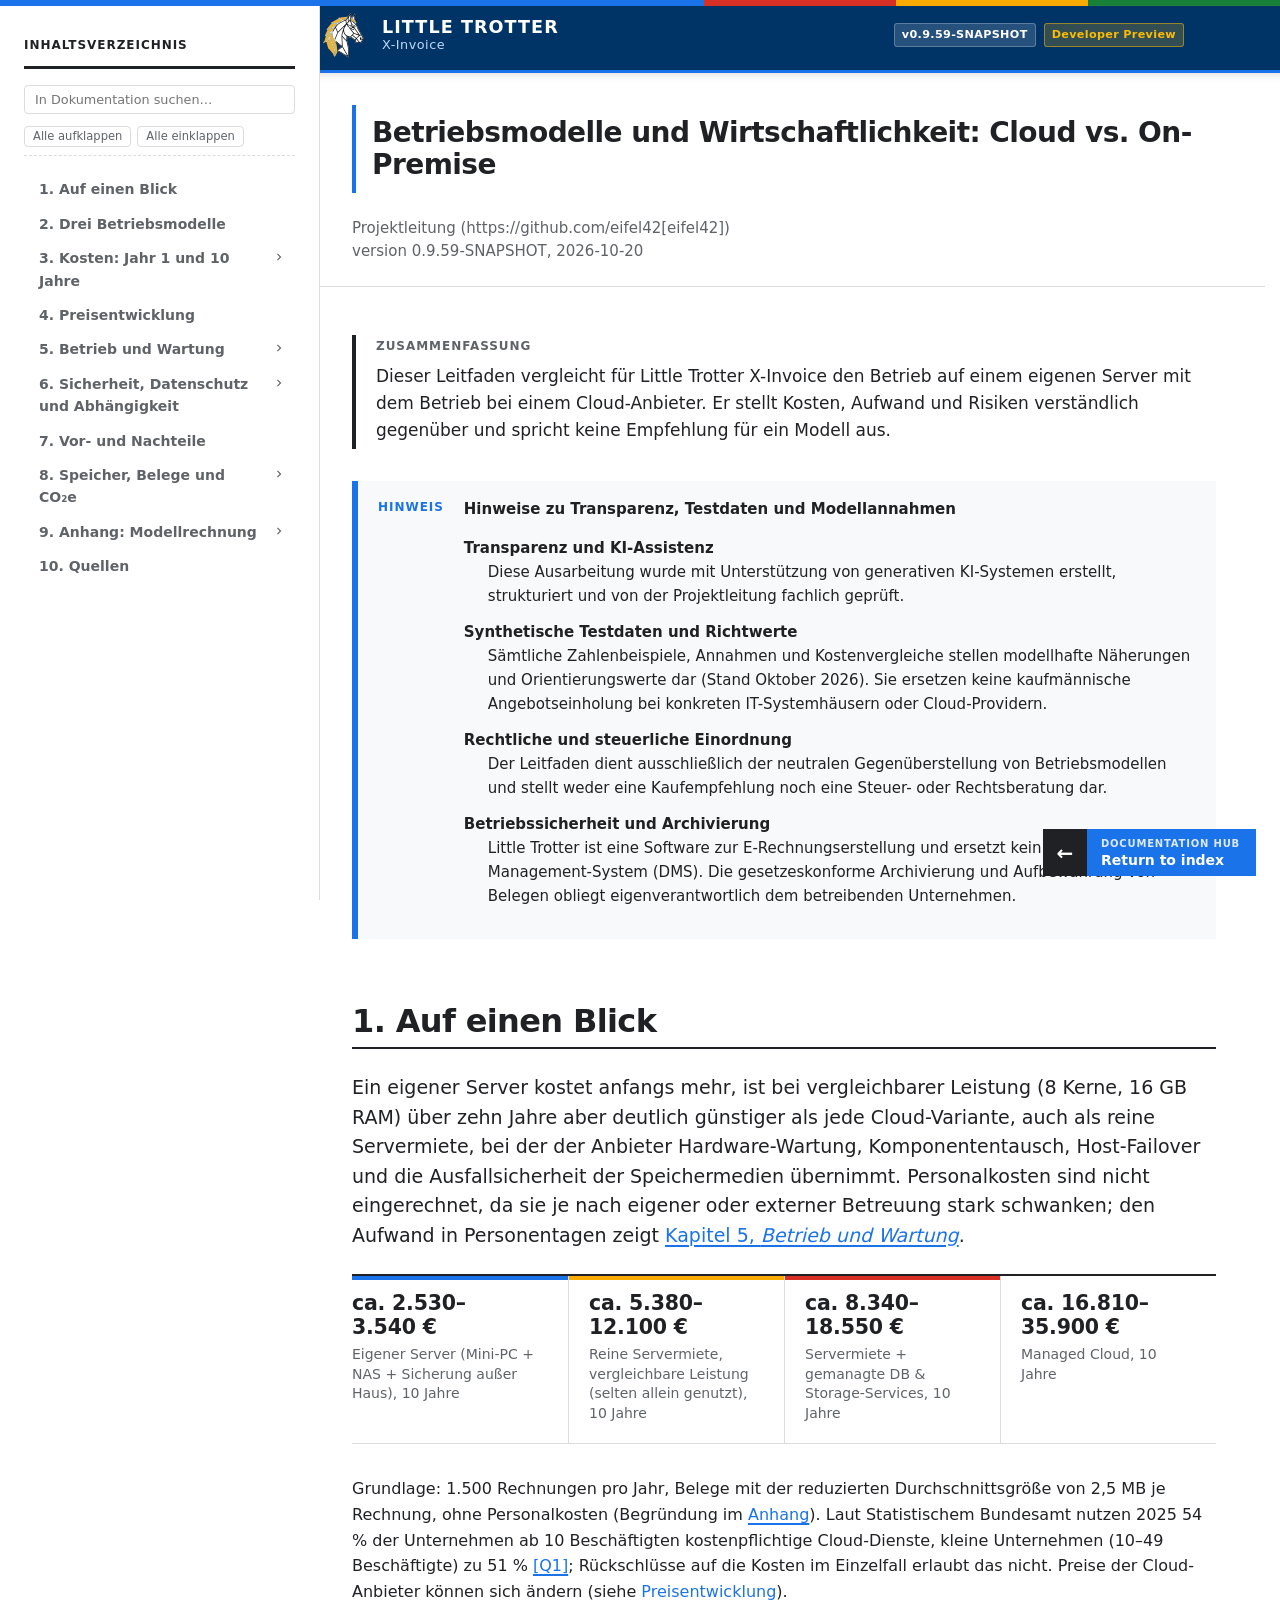
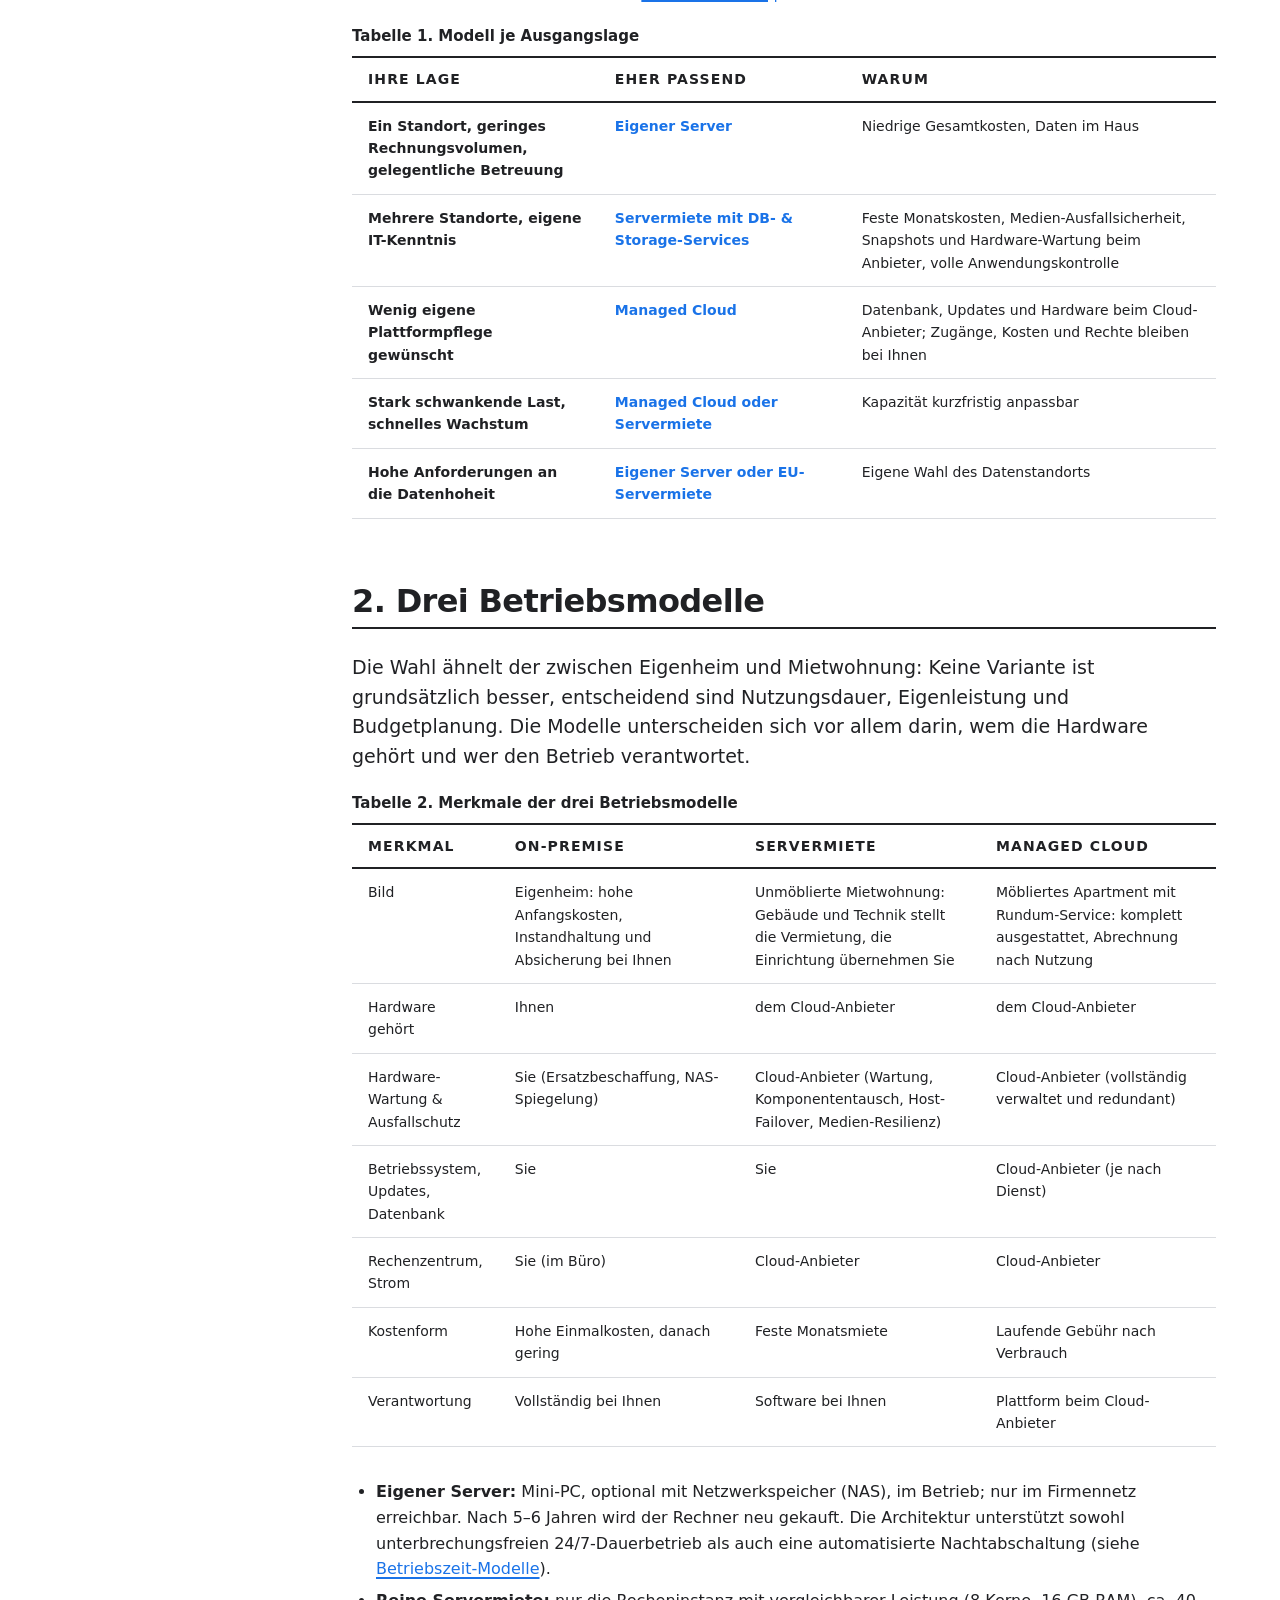
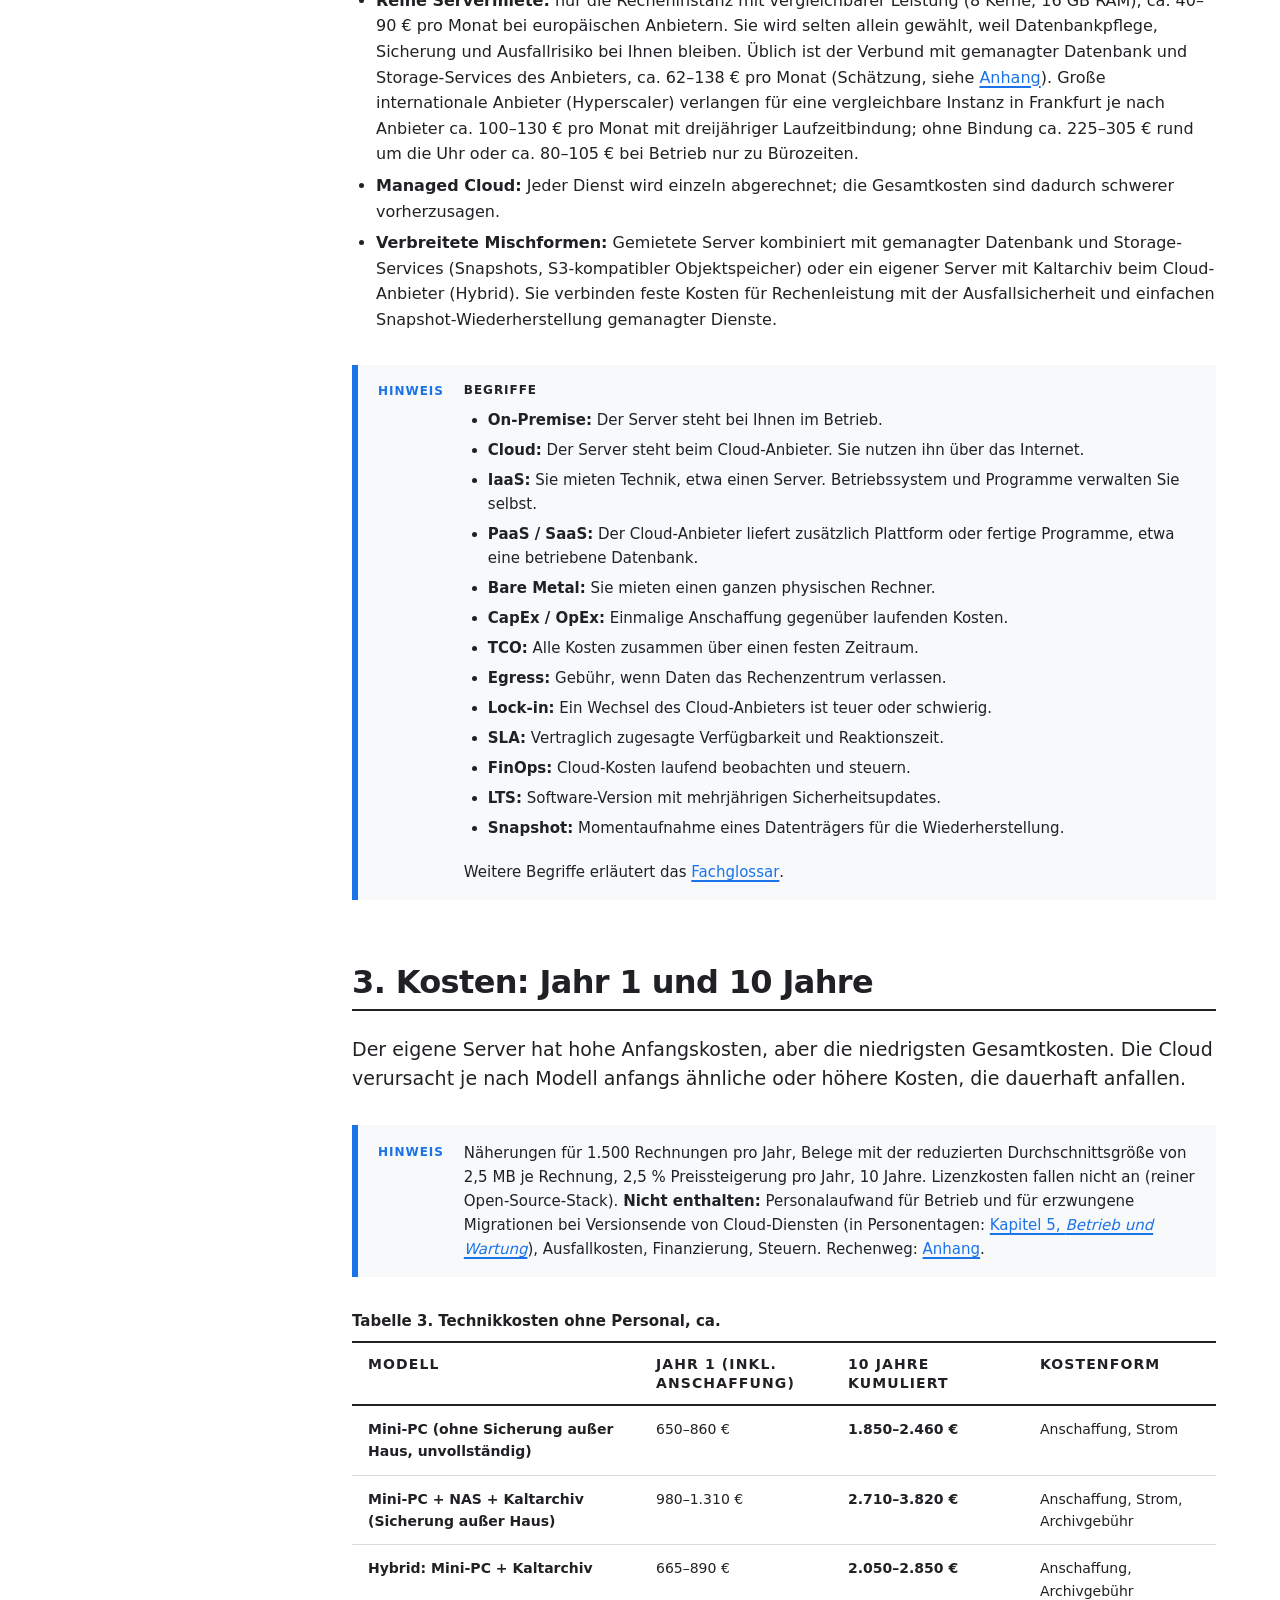
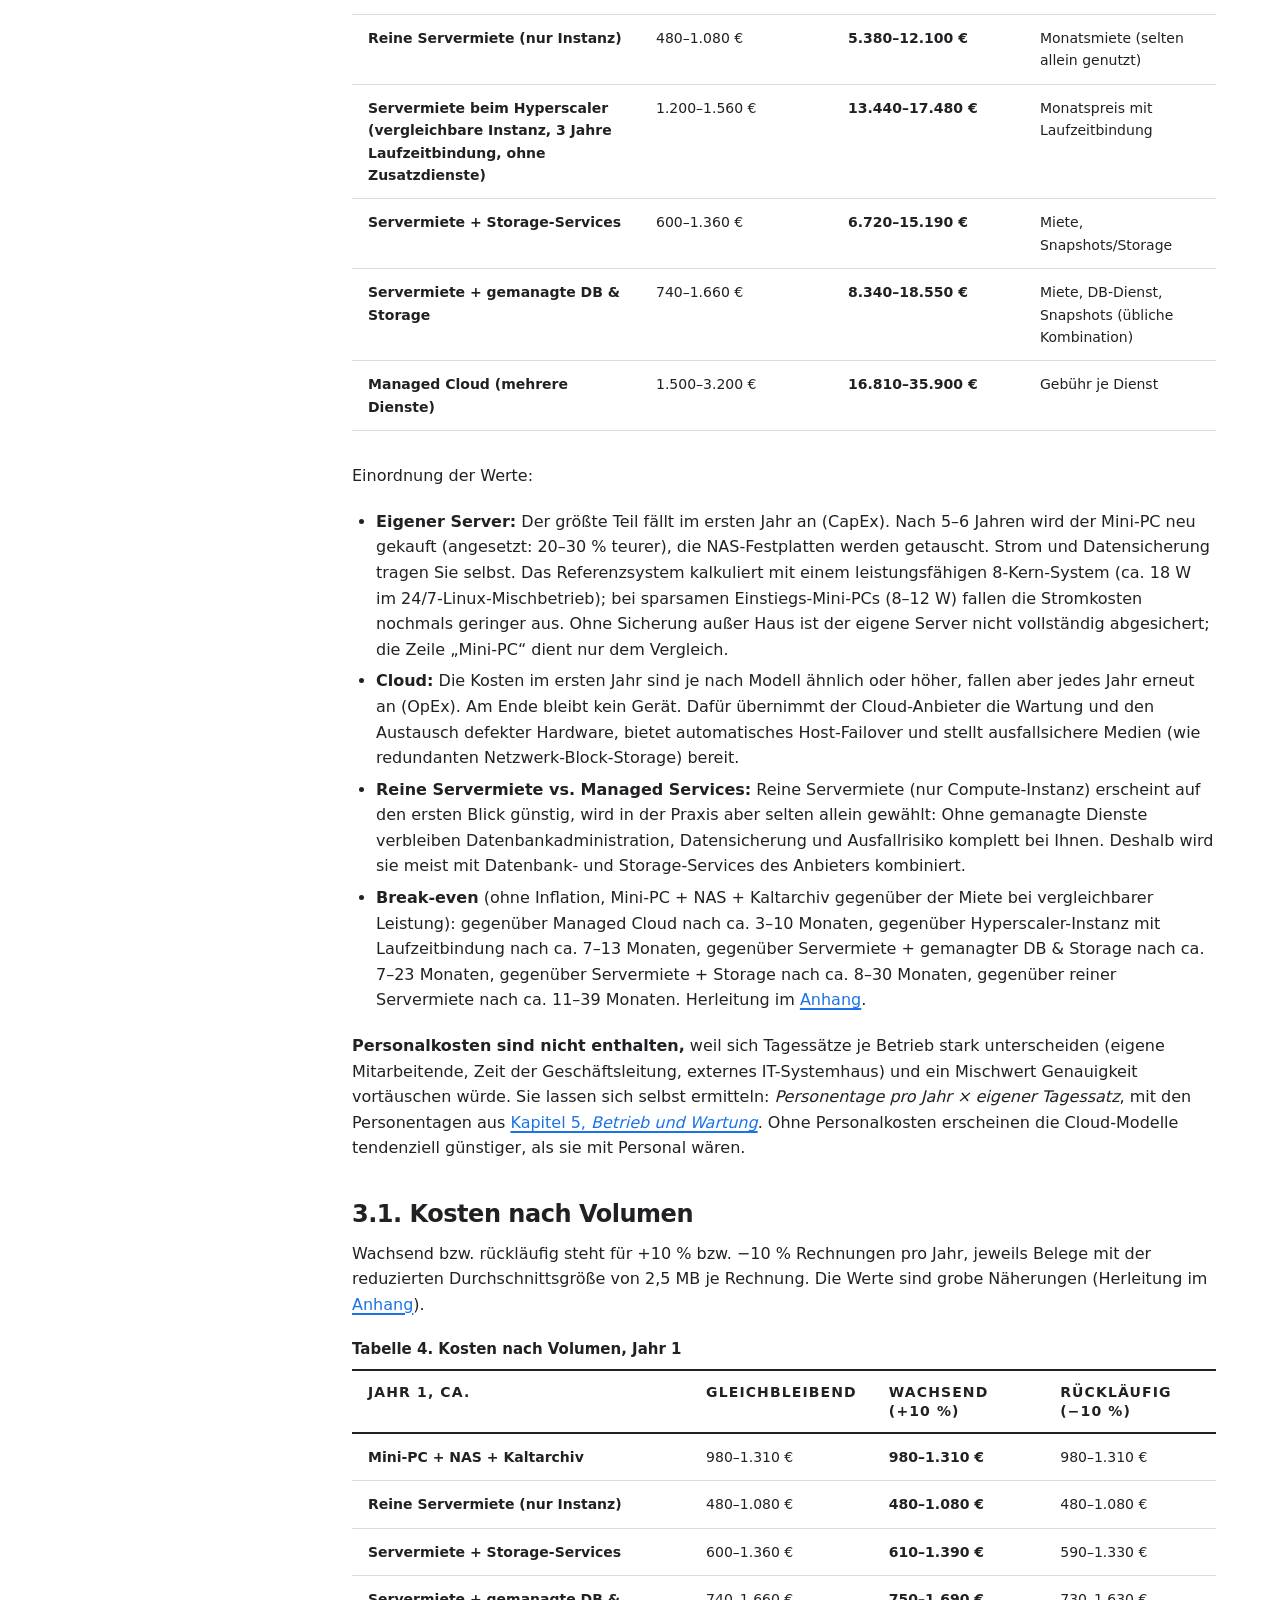
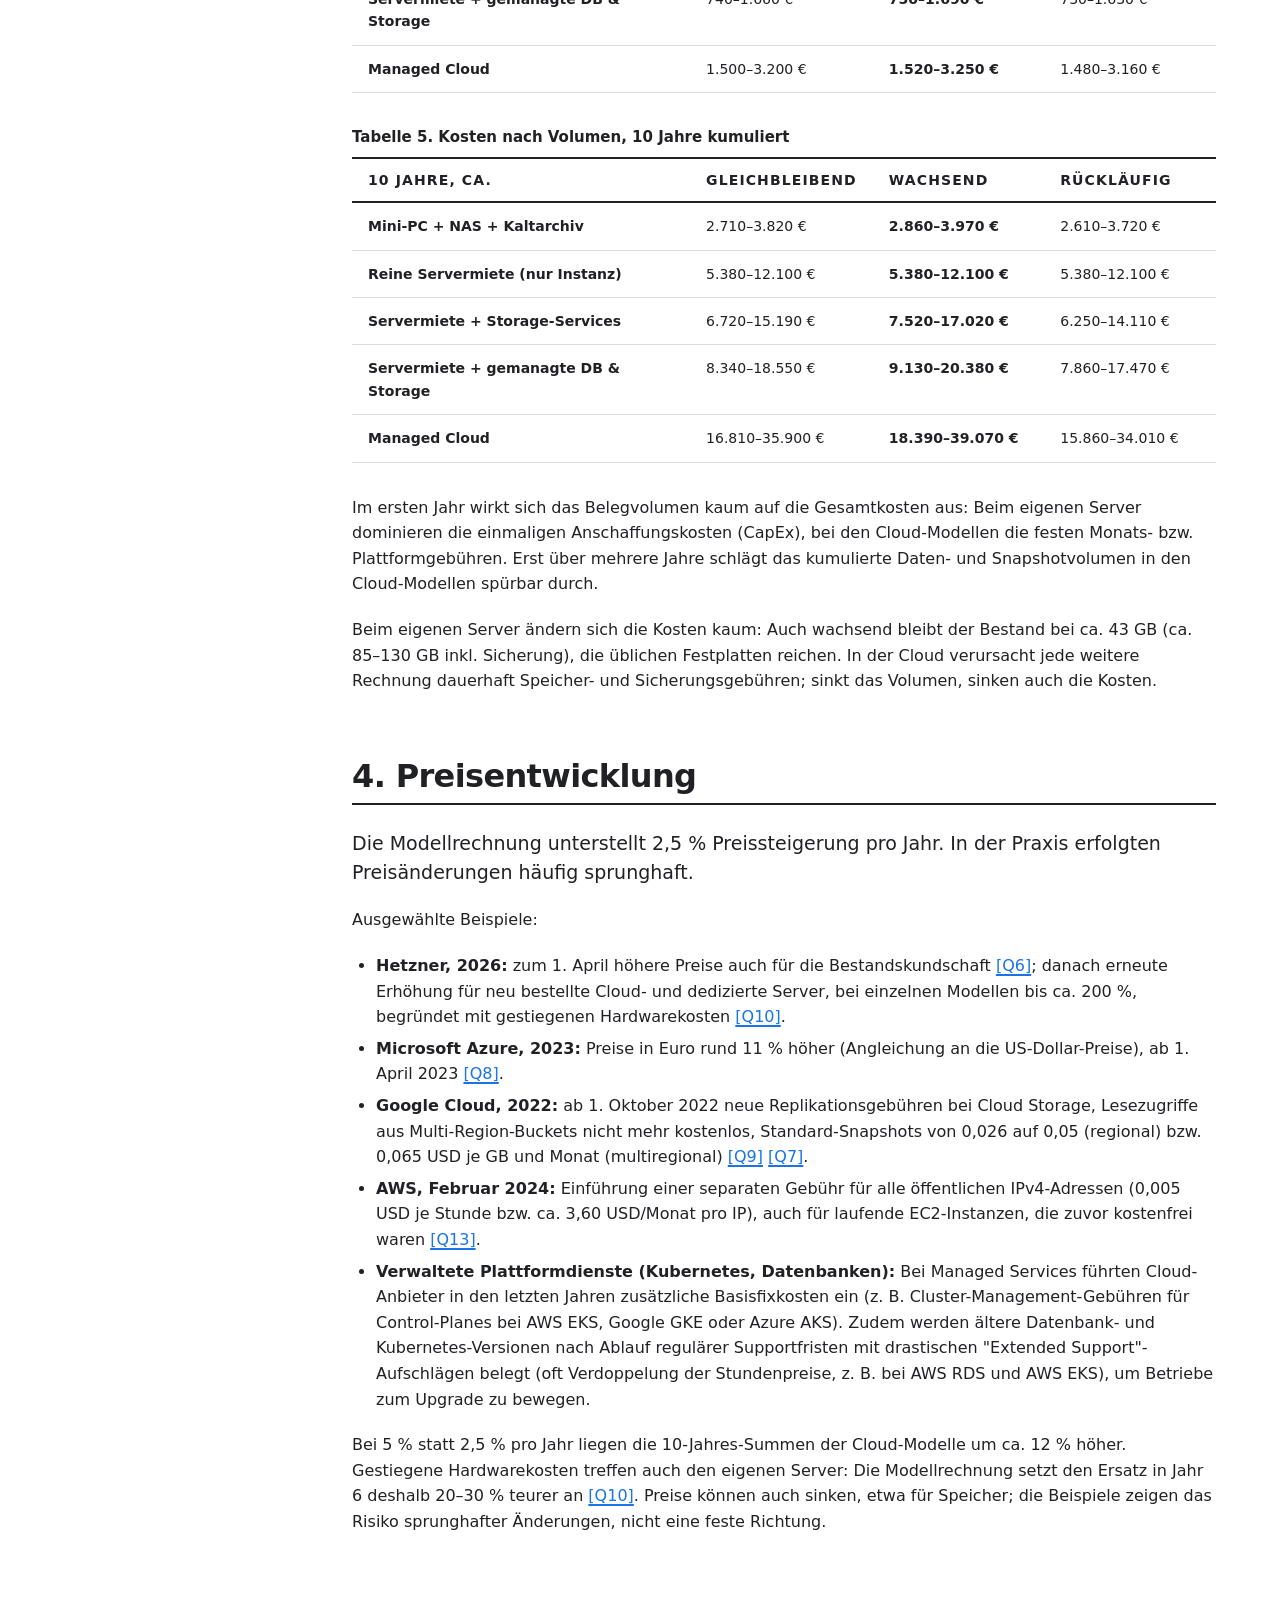
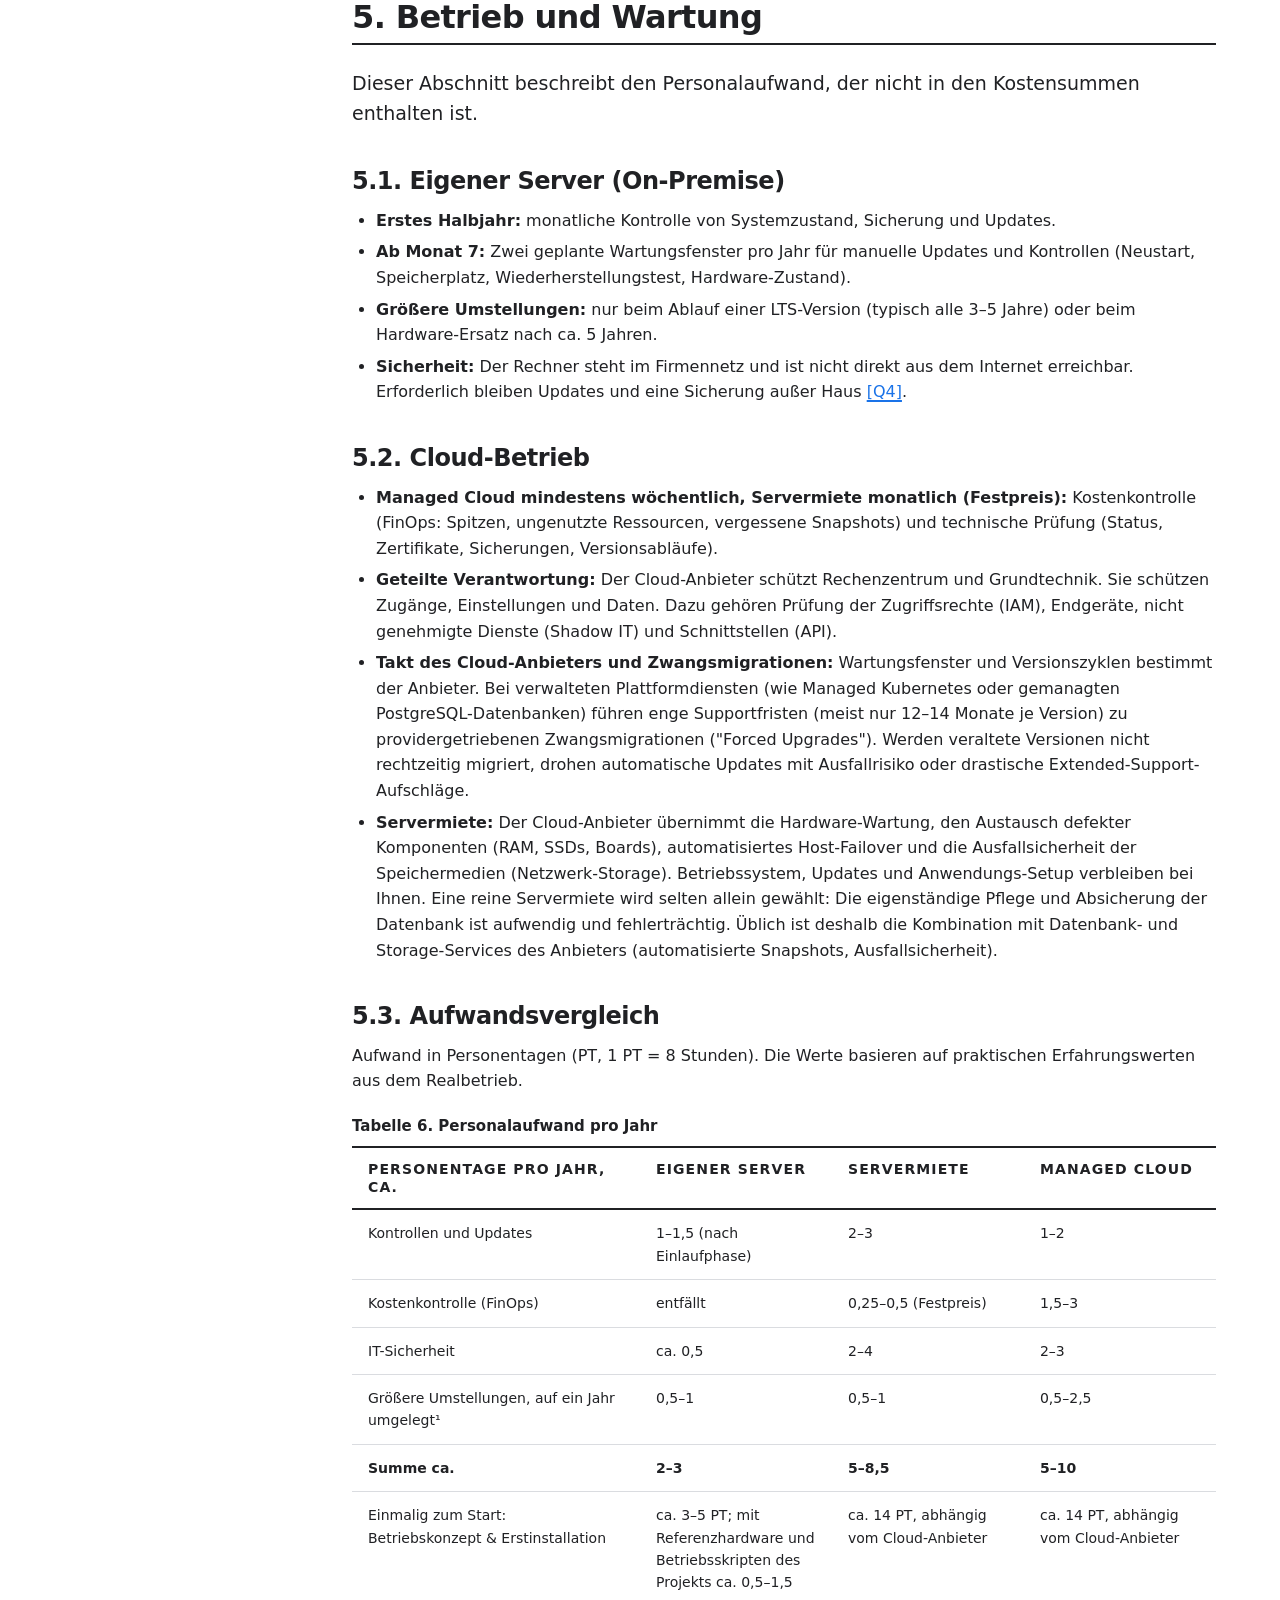
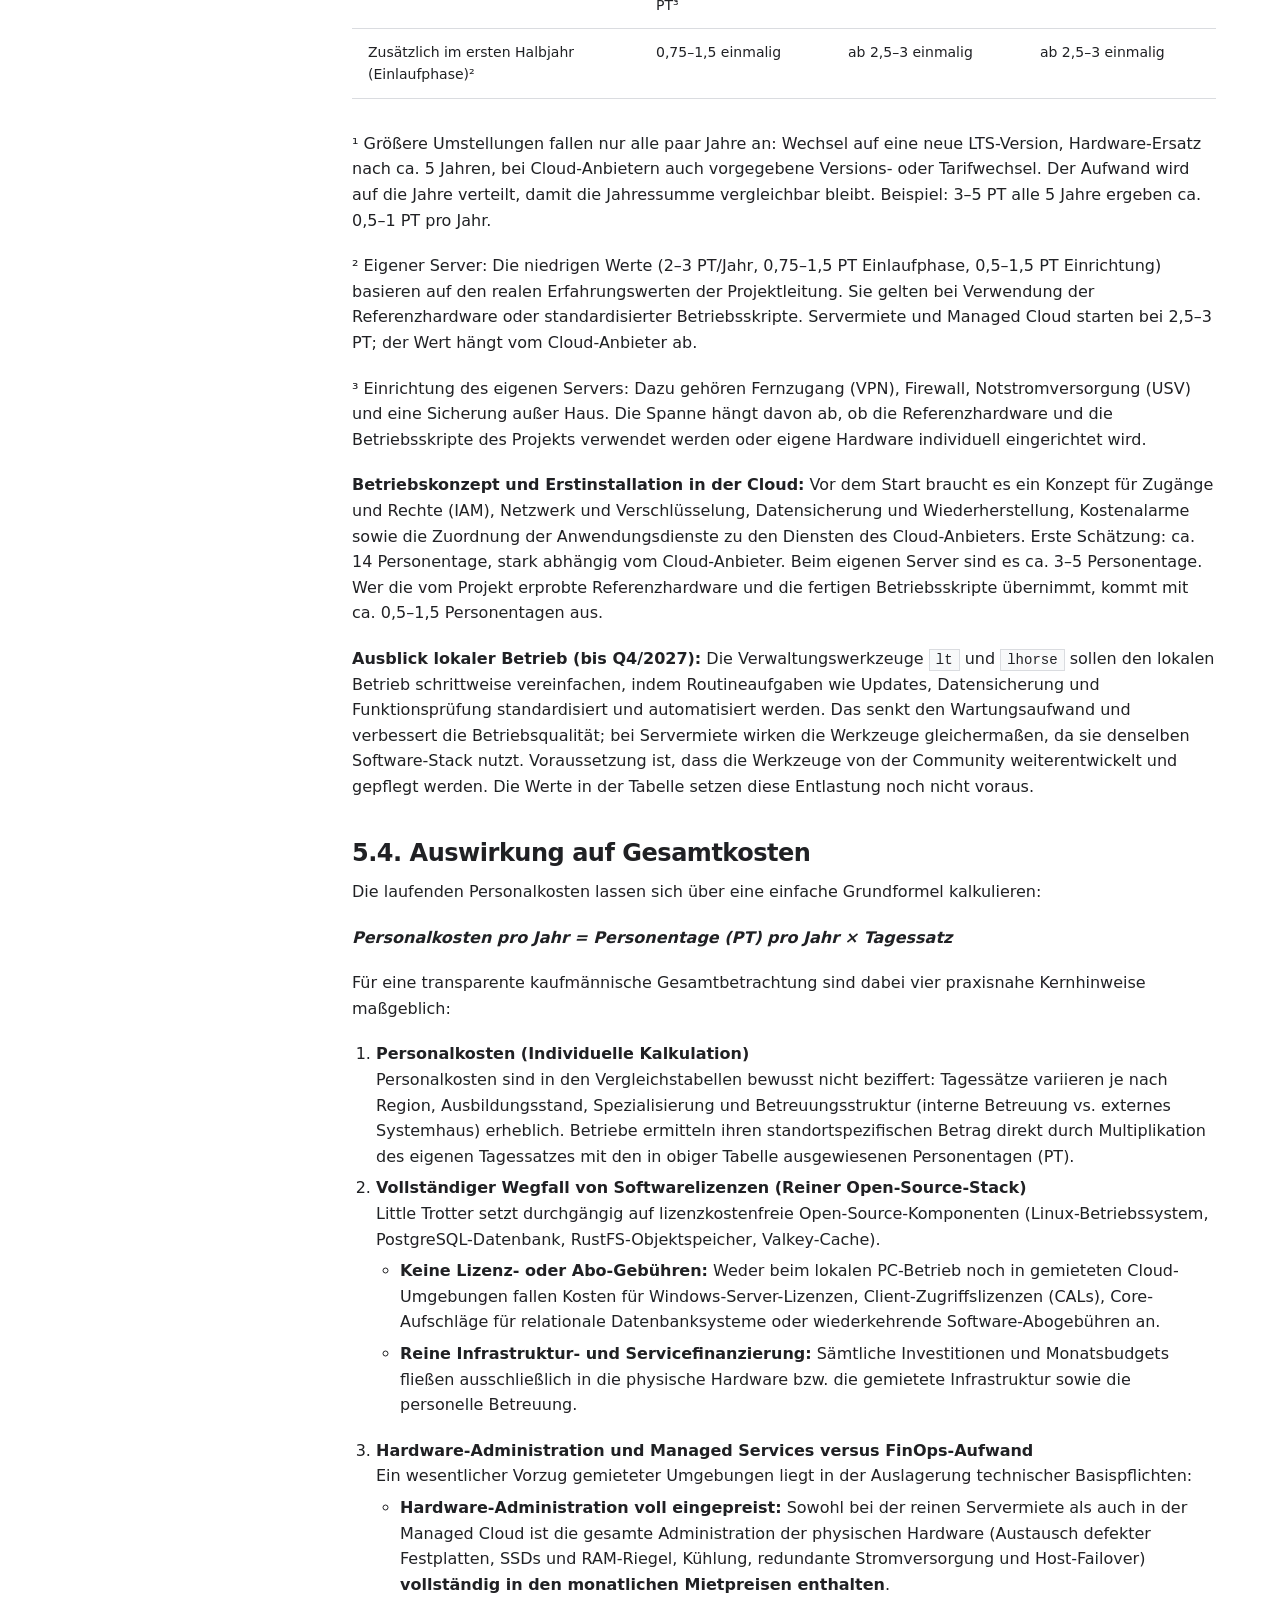
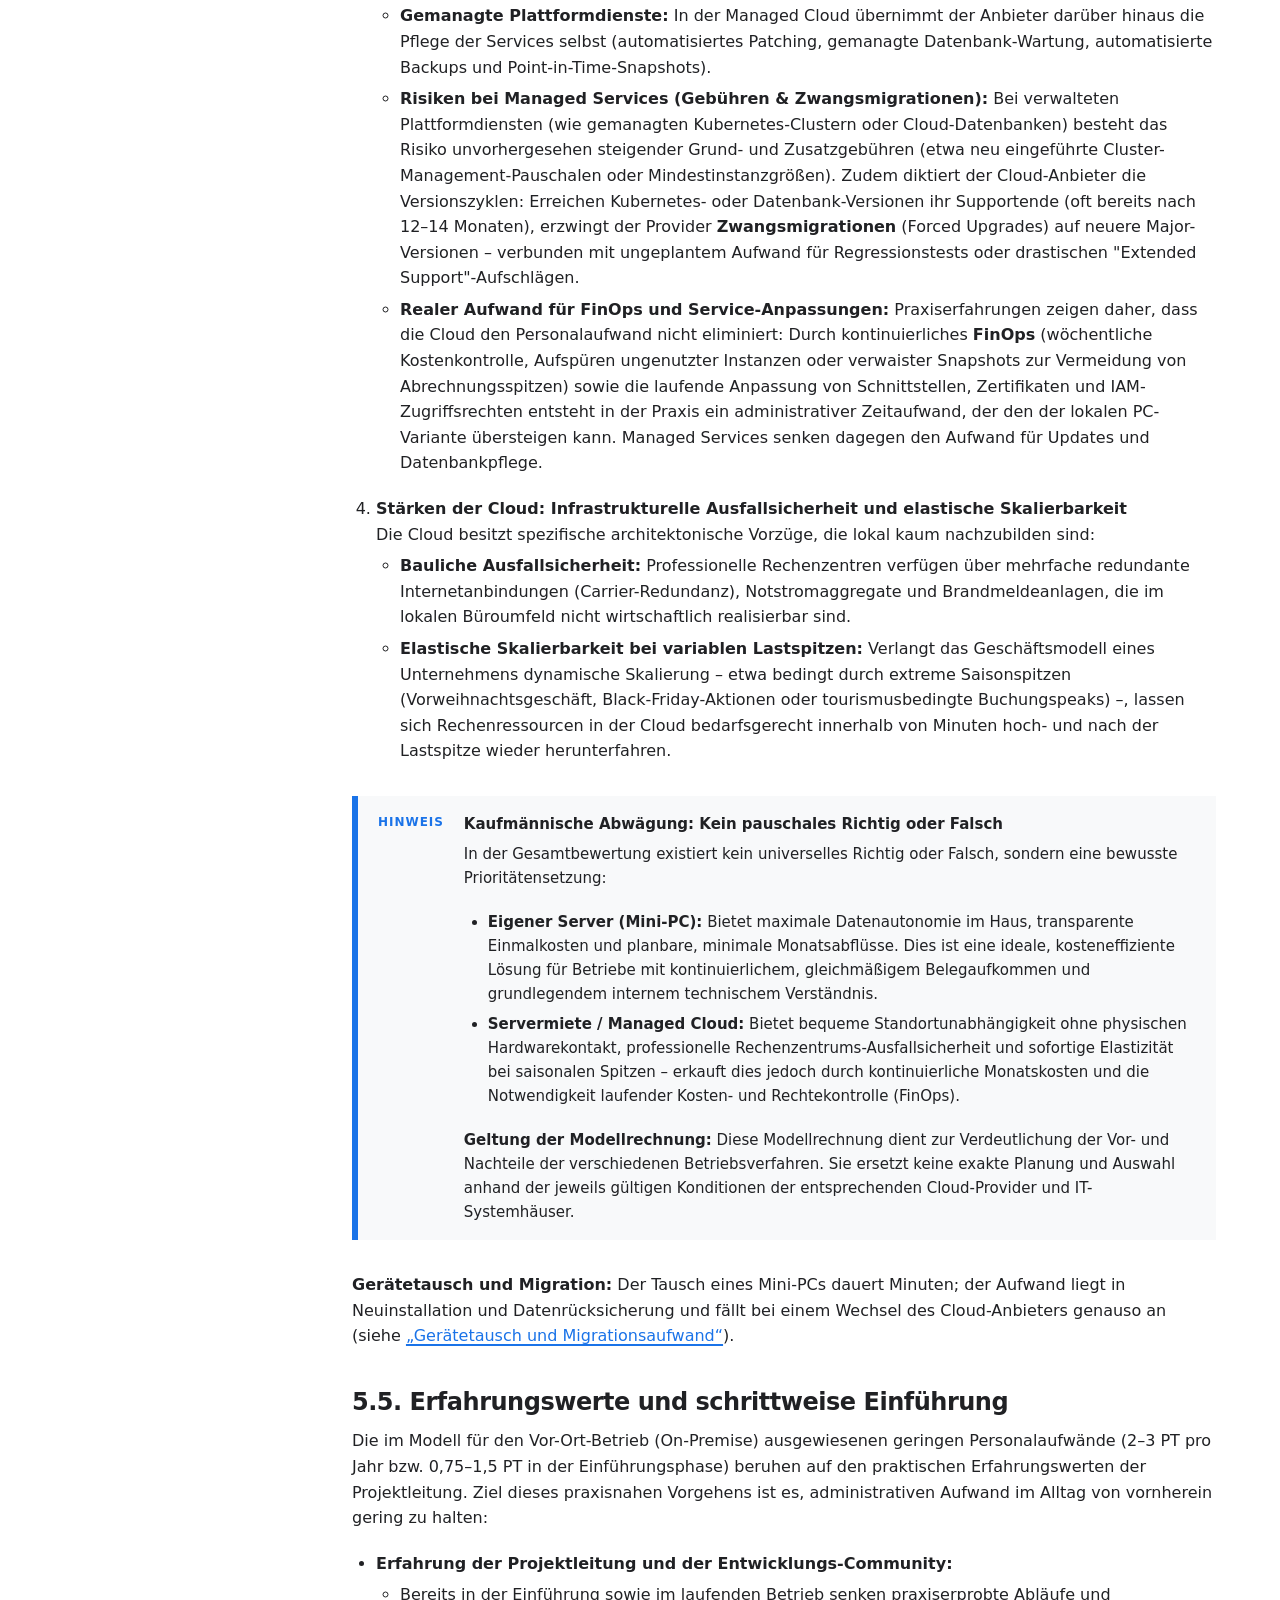
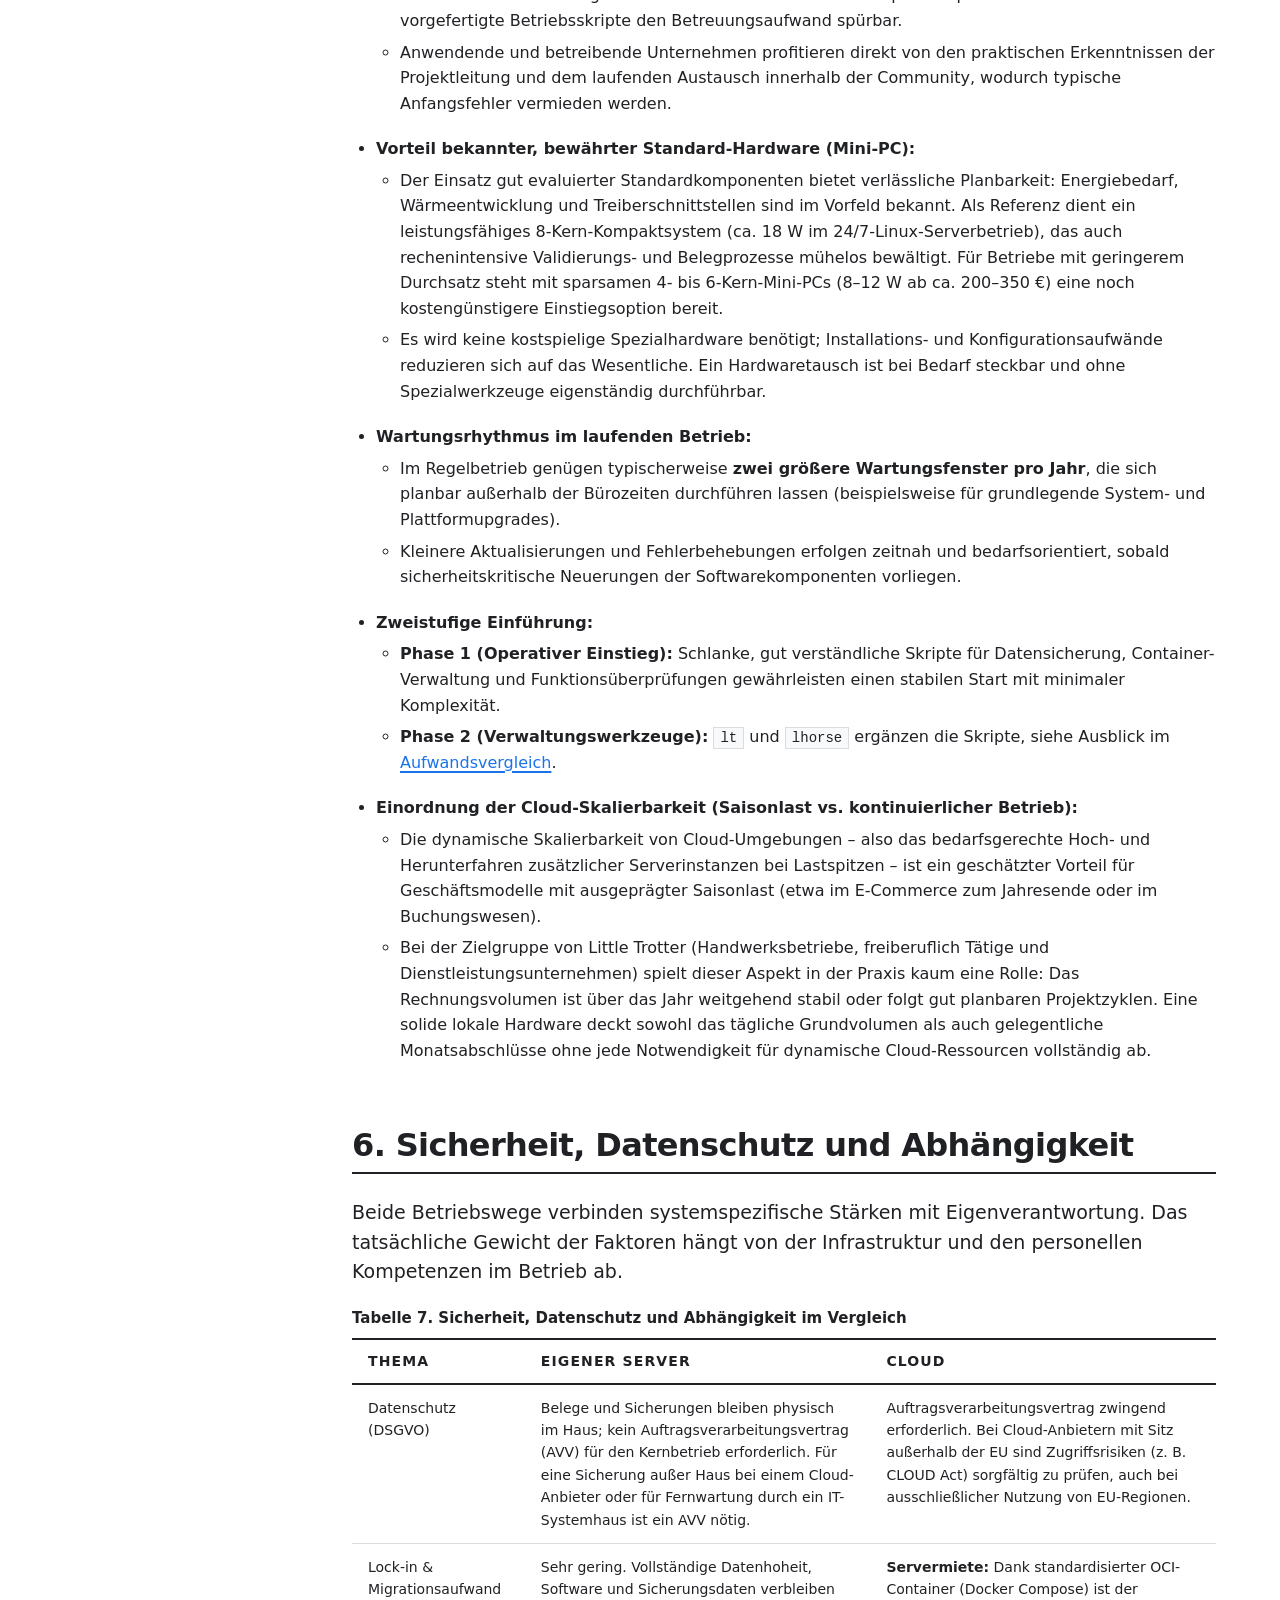
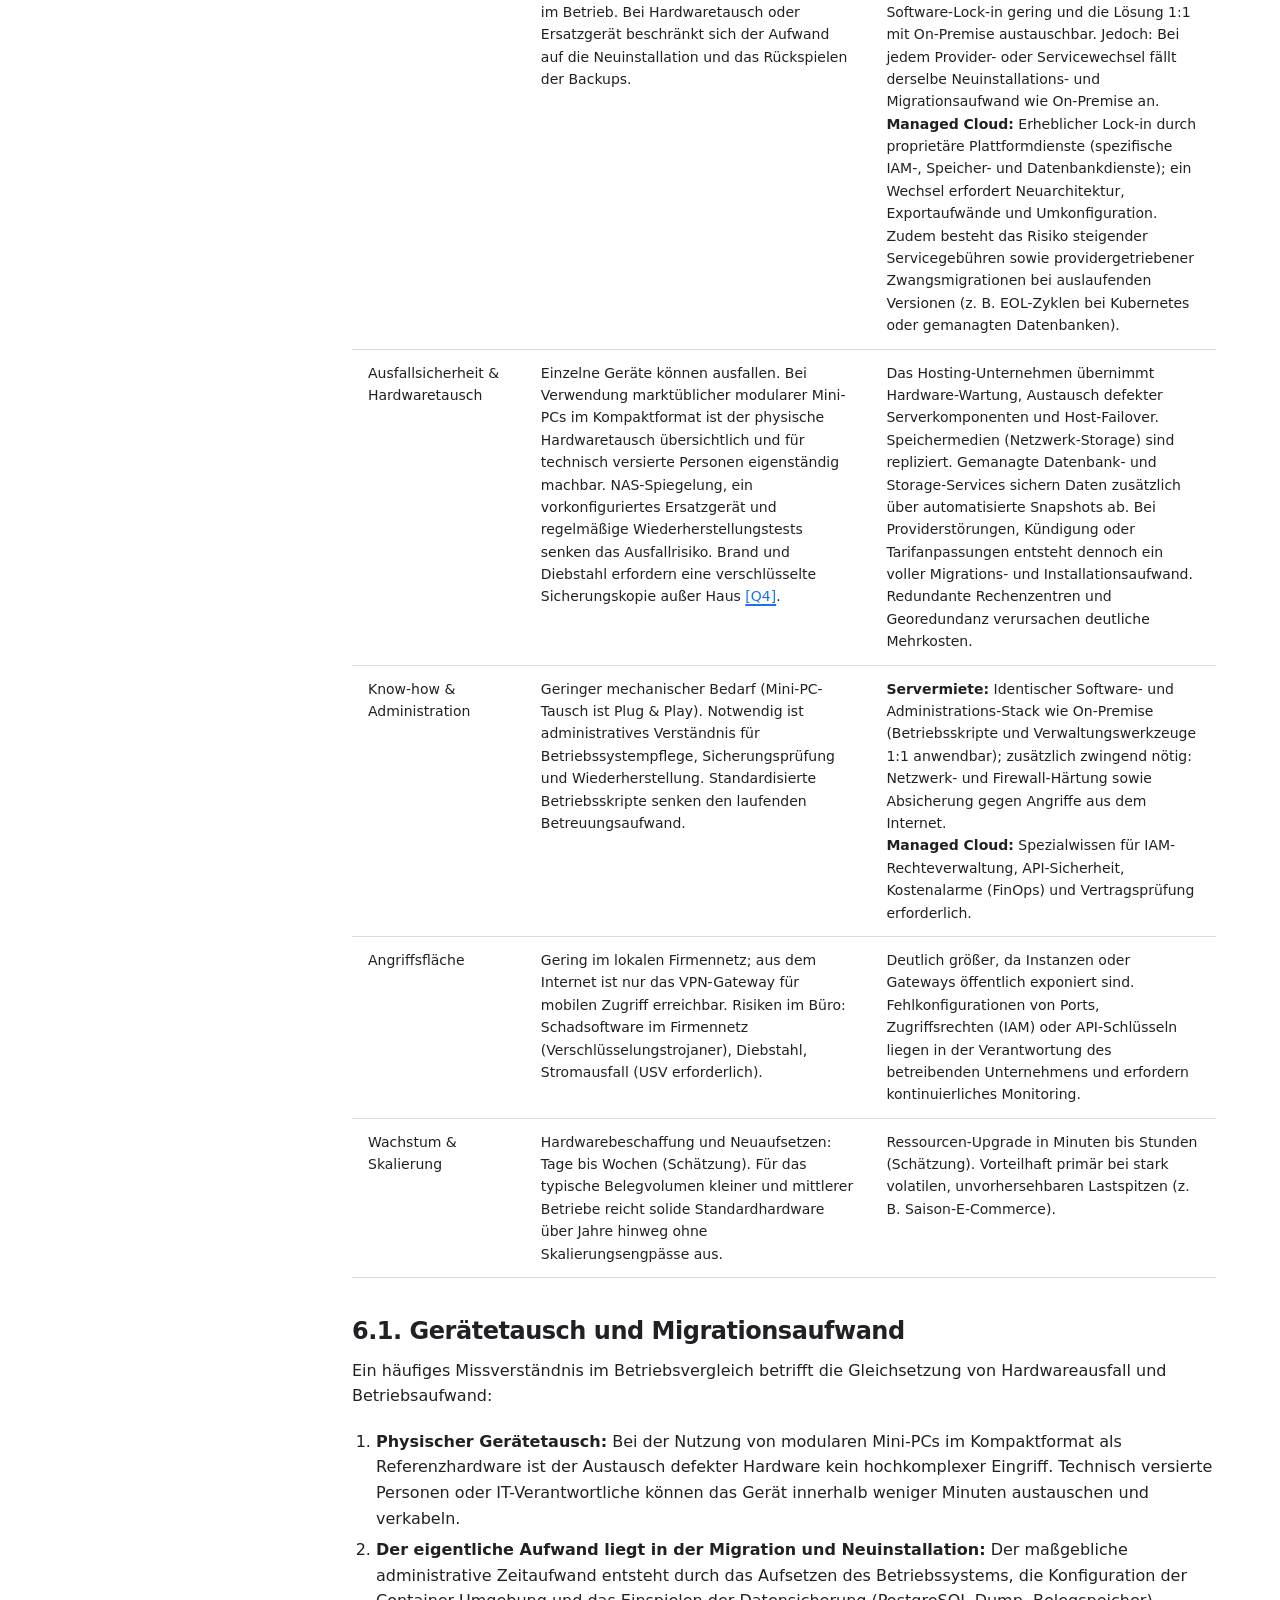
<file: betrieb-und-wirtschaftlichkeit.html>
<!DOCTYPE html>
<html lang="de">
<head>
<meta charset="UTF-8">
<meta http-equiv="X-UA-Compatible" content="IE=edge">
<meta name="viewport" content="width=device-width, initial-scale=1.0">
<meta name="generator" content="Asciidoctor 2.0.18">
<meta name="description" content="Leitfaden in einfacher Sprache: Eigener Server, Servermiete oder Managed Cloud Services — Kosten über 10 Jahre, Aufwand, Sicherheit und CO₂e im neutralen Vergleich">
<meta name="author" content="Projektleitung (https://github.com/eifel42[eifel42])">
<meta name="copyright" content="Copyright (C) 2026 https://github.com/little-trotter/invoice">
<title>Betriebsmodelle und Wirtschaftlichkeit: Cloud vs. On-Premise</title>
<link rel="stylesheet" href="css/arc42-docs.css">
<!-- arc42 documentation — docinfo header -->
<!-- No external runtime resources: generated output must not depend on CDNs. -->

<!-- Meta tags for better mobile experience -->
<meta name="viewport" content="width=device-width, initial-scale=1.0">
<!-- App accent color (--lt-accent in styles.css); browsers auto-pick a
     prefers-color-scheme variant of the same file, but there is no
     dedicated dark theme-color here since the docs page itself always
     paints its own dark background via CSS regardless. -->
<meta name="theme-color" content="#1A73E8">

<script>
  document.addEventListener('DOMContentLoaded', () => {
    const path = window.location.pathname;
    const isIndex = path.endsWith('/index.html') || path === '/' || path === '';

    if (isIndex || document.querySelector('.back-to-index')) {
      return;
    }

    const pageTitle =
      document.querySelector('#content h1, #header h1')?.textContent?.trim() ||
      document.title.replace(/\s+-\s+.*$/, '').trim() ||
      'Current page';

    const link = document.createElement('a');
    link.href = 'index.html';
    link.className = 'back-to-index';
    link.setAttribute('rel', 'home');
    link.setAttribute('aria-label', `Back from ${pageTitle} to the documentation index`);
    link.setAttribute('title', 'Back to documentation index');
    link.innerHTML = `
      <span class="back-to-index__icon" aria-hidden="true">
        <span class="back-to-index__arrow">&larr;</span>
      </span>
      <span class="back-to-index__copy">
        <span class="back-to-index__eyebrow">Documentation Hub</span>
        <span class="back-to-index__title">Return to index</span>
      </span>
    `;
    document.body.appendChild(link);

    // Executive Brand Header Banner (A-Concept)
    if (!document.querySelector('.lt-brand-bar')) {
      const brandBar = document.createElement('div');
      brandBar.className = 'lt-brand-bar';
      brandBar.innerHTML = `
        <div class="lt-brand-bar__inner">
          <a href="index.html" class="lt-brand-bar__logo-link" title="Little Trotter Homepage">
            <img src="images/little-trotter-head-icon.svg" alt="Little Trotter Horse Head Icon" class="lt-brand-bar__icon" />
          </a>
          <div class="lt-brand-bar__text">
            <div class="lt-brand-bar__title">LITTLE TROTTER</div>
            <div class="lt-brand-bar__subtitle">X-Invoice</div>
          </div>
          <div class="lt-brand-bar__badges">
            <span class="lt-brand-badge">v0.9.59-SNAPSHOT</span>
            <span class="lt-brand-badge lt-brand-badge--preview">Developer Preview</span>
          </div>
        </div>
      `;
      const headerEl = document.getElementById('header') || document.body.firstChild;
      if (headerEl && headerEl.parentNode) {
        headerEl.parentNode.insertBefore(brandBar, headerEl);
      } else {
        document.body.insertBefore(brandBar, document.body.firstChild);
      }
    }
  });
</script>

<!-- Focus styles -->
<style>
  /* Smooth scrolling */
  html {
    scroll-behavior: smooth;
  }

  /* Improved focus styles for accessibility */
  a:focus, button:focus, input:focus, select:focus, textarea:focus {
    outline: 2px solid var(--lt-accent, #1A73E8);
    outline-offset: 2px;
  }

  /* Dark mode: all variables are defined in arc42-docs.css / arc42-canvas.css
     (loaded via :stylesheet:, always present on every page this file is
     injected into) — this block just reads --lt-* custom properties, it
     does not redefine them. */
</style>

<!-- Disclaimer footer injected on all arc42 pages -->
<style>
  #ltx-disclaimer {
    margin-top: 3rem;
    padding: 1rem 1.25rem;
    border-top: 1px solid var(--lt-rule, #DADCE0);
    font-size: 0.8rem;
    color: var(--lt-text-secondary, #5F6368);
    line-height: 1.6;
  }
  #ltx-disclaimer .disclaimer-links {
    display: flex;
    flex-wrap: wrap;
    gap: 6px 16px;
    margin-bottom: 6px;
  }
  #ltx-disclaimer .disclaimer-links a {
    color: var(--lt-accent, #1A73E8);
  }
  #ltx-disclaimer .disclaimer-note {
    color: var(--lt-text-disabled, #9AA0A6);
    font-size: 0.75rem;
  }
  @media print {
    #ltx-disclaimer { display: none; }
  }
</style>
<script>
  document.addEventListener('DOMContentLoaded', () => {
    const footer = document.createElement('div');
    footer.id = 'ltx-disclaimer';
    footer.innerHTML = `
      <div class="disclaimer-links">
        <a href="https://github.com/little-trotter" target="_blank" rel="noopener">&#169; 2026 little-trotter</a>
        <a href="index.html">Documentation Index</a>
      </div>
      <p class="disclaimer-note">
        Internal architecture documentation for Little Trotter X-Invoice.
        AI-assisted documentation &middot; Synthetic test data (datagen) &middot; Not published outside the development team.
      </p>
    `;
    document.body.appendChild(footer);
  });
</script>

<!-- Click-to-zoom lightbox for arc42 diagrams (dependency-free) -->
<style>
  [hidden] {
    display: none !important;
  }

  #content .imageblock img {
    cursor: zoom-in;
  }

  .lt-lightbox {
    position: fixed;
    inset: 0;
    z-index: 10000;
    display: flex;
    align-items: center;
    justify-content: center;
    background: rgba(0, 0, 0, .88);
    cursor: zoom-out;
    touch-action: none;
  }

  /* Sized by script to fit 95vw x 95vh while keeping the aspect ratio: vector diagrams are
     scaled up, raster images never beyond their natural size. No letterboxing, so the
     white diagram background ends exactly where the image ends.
     Zoom/pan is layered on top via a CSS transform (translate + scale) with
     transform-origin at the top-left corner, so the script's math stays in one
     coordinate space (see setZoom/clampPan below). */
  .lt-lightbox__img {
    display: block;
    cursor: zoom-out;
    background: #ffffff;
    transform-origin: 0 0;
    will-change: transform;
    touch-action: none;
    -webkit-user-drag: none;
    user-select: none;
  }

  .lt-lightbox__hint {
    position: fixed;
    left: 0;
    right: 0;
    bottom: .75rem;
    margin: 0;
    text-align: center;
    font-size: 13px;
    color: rgba(255, 255, 255, .75);
    pointer-events: none;
  }

  .lt-lightbox__close {
    position: fixed;
    top: 1rem;
    right: 1rem;
    min-width: 44px;
    min-height: 44px;
    display: flex;
    align-items: center;
    justify-content: center;
    background: rgba(255, 255, 255, .12);
    color: #fff;
    border: 1px solid rgba(255, 255, 255, .4);
    font-size: 1.75rem;
    line-height: 1;
    cursor: pointer;
  }
  .lt-lightbox__close:hover {
    background: rgba(255, 255, 255, .24);
  }
  .lt-lightbox__close:focus {
    outline: 3px solid var(--lt-accent, #1A73E8);
    outline-offset: 2px;
  }
</style>
<script>
  document.addEventListener('DOMContentLoaded', () => {
    const images = document.querySelectorAll('#content .imageblock img');
    if (!images.length) {
      return;
    }

    let overlay = null;
    let overlayImg = null;
    let closeBtn = null;
    let lastFocused = null;

    // Zoom/pan state, shared by the single overlay instance. `scale` is relative
    // to the fitted size from fitOverlayImage(); translate is in screen pixels
    // and applies via `transform: translate(tx,ty) scale(scale)` with
    // transform-origin 0 0 (see CSS), so the maths below stays in one space.
    const MIN_SCALE = 1;
    const MAX_SCALE = 8;
    let scale = 1;
    let tx = 0;
    let ty = 0;
    let baseRect = null; // overlayImg's layout rect while scale=1/tx=0/ty=0
    const activePointers = new Map(); // pointerId -> {x, y}, for pan + pinch
    let dragState = null; // single-pointer drag/click tracking
    let pinchState = null; // two-pointer pinch-zoom tracking
    let pendingClickTimer = null; // double-click disambiguation on the image

    function isSvgSrc(src) {
      return /\.svg(\?.*)?$/i.test(src || '');
    }

    function labelFor(img) {
      const figureTitle = img.closest('.imageblock')?.querySelector('.title')?.textContent?.trim();
      return figureTitle || img.getAttribute('alt') || 'Diagram';
    }

    function fitOverlayImage(allowUpscale) {
      const naturalWidth = overlayImg.naturalWidth;
      const naturalHeight = overlayImg.naturalHeight;
      if (!naturalWidth || !naturalHeight) {
        return;
      }
      let fitted = Math.min(
        (window.innerWidth * 0.95) / naturalWidth,
        (window.innerHeight * 0.95) / naturalHeight
      );
      if (!allowUpscale) {
        fitted = Math.min(fitted, 1);
      }
      overlayImg.style.width = Math.round(naturalWidth * fitted) + 'px';
      overlayImg.style.height = Math.round(naturalHeight * fitted) + 'px';
    }

    function applyTransform() {
      overlayImg.style.transform = `translate(${tx}px, ${ty}px) scale(${scale})`;
    }

    function resetTransform() {
      scale = 1;
      tx = 0;
      ty = 0;
      applyTransform();
      overlayImg.style.cursor = '';
    }

    // Fit the image to the viewport and drop any zoom/pan, then remember its
    // untransformed layout rect -- the fixed reference point for all zoom/pan math.
    function refit(allowUpscale) {
      fitOverlayImage(allowUpscale);
      resetTransform();
      baseRect = overlayImg.getBoundingClientRect();
    }

    // Keep at least 20% of the (scaled) image inside the viewport on each axis.
    function clampPan() {
      if (!baseRect) {
        return;
      }
      const displayedWidth = baseRect.width * scale;
      const displayedHeight = baseRect.height * scale;
      const minVisibleX = displayedWidth * 0.2;
      const minVisibleY = displayedHeight * 0.2;
      const txMax = window.innerWidth - minVisibleX - baseRect.left;
      const txMin = minVisibleX - displayedWidth - baseRect.left;
      const tyMax = window.innerHeight - minVisibleY - baseRect.top;
      const tyMin = minVisibleY - displayedHeight - baseRect.top;
      tx = Math.min(txMax, Math.max(txMin, tx));
      ty = Math.min(tyMax, Math.max(tyMin, ty));
    }

    // Zoom to `newScale`, keeping the content point under (clientX, clientY) fixed on screen.
    function setZoom(newScale, clientX, clientY) {
      if (!baseRect) {
        return;
      }
      newScale = Math.min(MAX_SCALE, Math.max(MIN_SCALE, newScale));
      if (newScale === scale) {
        return;
      }
      const localX = (clientX - baseRect.left - tx) / scale;
      const localY = (clientY - baseRect.top - ty) / scale;
      tx += localX * (scale - newScale);
      ty += localY * (scale - newScale);
      scale = newScale;
      clampPan();
      applyTransform();
      overlayImg.style.cursor = scale > 1 ? 'grab' : '';
    }

    function toggleZoom(clientX, clientY) {
      if (scale > 1) {
        resetTransform();
      } else {
        setZoom(2.5, clientX, clientY);
      }
    }

    function distanceBetween(p1, p2) {
      return Math.hypot(p1.x - p2.x, p1.y - p2.y);
    }

    function midpointBetween(p1, p2) {
      return { x: (p1.x + p2.x) / 2, y: (p1.y + p2.y) / 2 };
    }

    // A pointerup that never moved 4px is a "click". On the backdrop that always
    // closes; on the image it closes only when not zoomed, with a short delay so
    // a second click arriving in time is treated as a double-click (zoom toggle)
    // instead.
    function handleClick(clientX, clientY, onImage) {
      if (!onImage) {
        closeLightbox();
        return;
      }
      if (pendingClickTimer) {
        clearTimeout(pendingClickTimer);
        pendingClickTimer = null;
        toggleZoom(clientX, clientY);
        return;
      }
      pendingClickTimer = setTimeout(() => {
        pendingClickTimer = null;
        if (scale <= 1) {
          closeLightbox();
        }
      }, 300);
    }

    function onPointerDown(event) {
      if (event.target === closeBtn) {
        return; // the button handles its own click
      }
      event.preventDefault(); // no native image drag / text selection while panning
      activePointers.set(event.pointerId, { x: event.clientX, y: event.clientY });
      const onImage = event.target === overlayImg;

      if (activePointers.size === 2) {
        // Second finger: switch to pinch-zoom, drop any single-pointer drag.
        dragState = null;
        const pts = [...activePointers.values()];
        const mid = midpointBetween(pts[0], pts[1]);
        pinchState = {
          dist: distanceBetween(pts[0], pts[1]),
          scale0: scale,
          localX: (mid.x - baseRect.left - tx) / scale,
          localY: (mid.y - baseRect.top - ty) / scale
        };
        return;
      }

      if (activePointers.size === 1) {
        overlayImg.setPointerCapture?.(event.pointerId);
        dragState = {
          pointerId: event.pointerId,
          startX: event.clientX,
          startY: event.clientY,
          startTx: tx,
          startTy: ty,
          moved: false,
          onImage
        };
        if (scale > 1 && onImage) {
          overlayImg.style.cursor = 'grabbing';
        }
      }
    }

    function onPointerMove(event) {
      if (!activePointers.has(event.pointerId)) {
        return;
      }
      activePointers.set(event.pointerId, { x: event.clientX, y: event.clientY });

      if (pinchState && activePointers.size === 2) {
        const pts = [...activePointers.values()];
        const newDist = distanceBetween(pts[0], pts[1]);
        const mid = midpointBetween(pts[0], pts[1]);
        scale = Math.min(MAX_SCALE, Math.max(MIN_SCALE, pinchState.scale0 * (newDist / pinchState.dist)));
        tx = mid.x - baseRect.left - pinchState.localX * scale;
        ty = mid.y - baseRect.top - pinchState.localY * scale;
        clampPan();
        applyTransform();
        return;
      }

      if (dragState && event.pointerId === dragState.pointerId && activePointers.size === 1) {
        const dx = event.clientX - dragState.startX;
        const dy = event.clientY - dragState.startY;
        if (Math.hypot(dx, dy) > 4) {
          dragState.moved = true;
        }
        if (scale > 1 && dragState.onImage) {
          tx = dragState.startTx + dx;
          ty = dragState.startTy + dy;
          clampPan();
          applyTransform();
        }
      }
    }

    function onPointerUp(event) {
      if (!activePointers.has(event.pointerId)) {
        return;
      }
      activePointers.delete(event.pointerId);

      if (pinchState) {
        if (activePointers.size < 2) {
          pinchState = null;
        }
        return;
      }

      if (dragState && event.pointerId === dragState.pointerId) {
        overlayImg.style.cursor = scale > 1 ? 'grab' : '';
        if (!dragState.moved) {
          handleClick(event.clientX, event.clientY, dragState.onImage);
        }
        dragState = null;
      }
    }

    function onPointerCancel(event) {
      activePointers.delete(event.pointerId);
      pinchState = null;
      dragState = null;
    }

    function buildOverlay() {
      overlay = document.createElement('div');
      overlay.className = 'lt-lightbox';
      overlay.setAttribute('role', 'dialog');
      overlay.setAttribute('aria-modal', 'true');
      overlay.hidden = true;

      overlayImg = document.createElement('img');
      overlayImg.className = 'lt-lightbox__img';
      overlayImg.draggable = false; // otherwise a mouse drag starts native image drag-and-drop
      overlayImg.style.transform = 'translate(0px, 0px) scale(1)';

      closeBtn = document.createElement('button');
      closeBtn.type = 'button';
      closeBtn.className = 'lt-lightbox__close';
      closeBtn.setAttribute('aria-label', 'Close enlarged image');
      closeBtn.innerHTML = '&times;';

      const hint = document.createElement('p');
      hint.className = 'lt-lightbox__hint';
      hint.setAttribute('aria-hidden', 'true');
      hint.textContent = 'Scroll or pinch to zoom · drag to pan · 0 resets · Esc closes';

      overlay.appendChild(overlayImg);
      overlay.appendChild(closeBtn);
      overlay.appendChild(hint);
      document.body.appendChild(overlay);

      overlayImg.addEventListener('load', () => refit(isSvgSrc(overlayImg.src)));
      window.addEventListener('resize', () => {
        if (!overlay.hidden) {
          refit(isSvgSrc(overlayImg.src));
        }
      });

      overlay.addEventListener('wheel', (event) => {
        event.preventDefault();
        const notches = -event.deltaY / 100;
        setZoom(scale * Math.pow(1.1, notches), event.clientX, event.clientY);
      }, { passive: false });

      overlay.addEventListener('pointerdown', onPointerDown);
      overlay.addEventListener('pointermove', onPointerMove);
      overlay.addEventListener('pointerup', onPointerUp);
      overlay.addEventListener('pointercancel', onPointerCancel);

      closeBtn.addEventListener('click', (event) => {
        event.stopPropagation();
        closeLightbox();
      });
      overlay.addEventListener('keydown', (event) => {
        const panStep = 40;
        if (event.key === 'Escape') {
          event.preventDefault();
          closeLightbox();
        } else if (event.key === 'Tab') {
          // Only the close button is focusable inside the dialog: keep Tab there.
          event.preventDefault();
          closeBtn.focus();
        } else if (event.key === '+' || event.key === '=') {
          event.preventDefault();
          setZoom(scale * 1.4, window.innerWidth / 2, window.innerHeight / 2);
        } else if (event.key === '-' || event.key === '_') {
          event.preventDefault();
          setZoom(scale / 1.4, window.innerWidth / 2, window.innerHeight / 2);
        } else if (event.key === '0') {
          event.preventDefault();
          resetTransform();
        } else if (event.key === 'ArrowUp' || event.key === 'ArrowDown' || event.key === 'ArrowLeft' || event.key === 'ArrowRight') {
          event.preventDefault();
          if (event.key === 'ArrowUp') ty -= panStep;
          else if (event.key === 'ArrowDown') ty += panStep;
          else if (event.key === 'ArrowLeft') tx += panStep;
          else tx -= panStep;
          clampPan();
          applyTransform();
        }
      });
    }

    function openLightbox(img) {
      if (!overlay) {
        buildOverlay();
      }
      lastFocused = document.activeElement;

      const src = img.currentSrc || img.src;
      overlay.setAttribute('aria-label', img.getAttribute('alt') || labelFor(img));
      overlayImg.alt = img.getAttribute('alt') || '';
      overlayImg.style.width = '';
      overlayImg.style.height = '';
      overlayImg.src = src;
      refit(isSvgSrc(src));

      overlay.hidden = false;
      document.body.style.overflow = 'hidden';
      closeBtn.focus();
    }

    function closeLightbox() {
      if (!overlay || overlay.hidden) {
        return;
      }
      overlay.hidden = true;
      document.body.style.overflow = '';

      if (pendingClickTimer) {
        clearTimeout(pendingClickTimer);
        pendingClickTimer = null;
      }
      dragState = null;
      pinchState = null;
      activePointers.clear();

      if (lastFocused && typeof lastFocused.focus === 'function') {
        lastFocused.focus();
      }
      lastFocused = null;
    }

    images.forEach((img) => {
      img.setAttribute('tabindex', '0');
      img.setAttribute('role', 'button');
      img.setAttribute('aria-label', 'Enlarge: ' + labelFor(img));

      img.addEventListener('click', () => openLightbox(img));
      img.addEventListener('keydown', (event) => {
        if (event.key === 'Enter' || event.key === ' ') {
          event.preventDefault();
          openLightbox(img);
        }
      });
    });
  });
</script>

<!-- Collapsible Table of Contents (Accordion) -->
<style>
  .lt-toc-search {
    margin: 0 0 0.75rem;
    position: relative;
  }
  .lt-toc-search__input {
    width: 100%;
    box-sizing: border-box;
    padding: 6px 10px;
    font-size: 0.8rem;
    font-family: inherit;
    border: 1px solid var(--sidebar-border, #dadce0);
    border-radius: 4px;
    background: var(--lt-surface, #ffffff);
    color: var(--lt-text-primary, #202124);
    outline: none;
    transition: border-color 0.15s ease-in-out, box-shadow 0.15s ease-in-out;
  }
  .lt-toc-search__input:focus {
    border-color: var(--lt-accent, #1a73e8);
    box-shadow: 0 0 0 2px rgba(26, 115, 232, 0.2);
  }
  .lt-toc-search__results {
    display: none;
    max-height: 280px;
    overflow-y: auto;
    margin: 4px 0 0;
    padding: 4px 0;
    list-style: none;
    background: var(--lt-surface, #ffffff);
    border: 1px solid var(--sidebar-border, #dadce0);
    border-radius: 4px;
    box-shadow: 0 4px 12px rgba(0, 0, 0, 0.24);
    font-size: 0.78rem;
    z-index: 10;
  }
  .lt-toc-search__results li a {
    display: block;
    padding: 6px 10px;
    color: var(--lt-text-primary, #202124);
    text-decoration: none;
    line-height: 1.3;
  }
  .lt-toc-search__results li a:hover,
  .lt-toc-search__results li a:focus {
    background: var(--lt-hover, #e8f0fe);
    color: var(--lt-accent, #1a73e8);
  }
  .lt-search-match {
    background: var(--lt-selection, #fff3b0);
    color: var(--lt-text-primary, #202124);
    padding: 1px 3px;
    border-radius: 2px;
  }

  /* Dark mode: the sidebar itself is the surface colour, so the search field and
     its result list sit one step above it (raised surface) to stay visible as
     controls; hover and match use the selection tone with primary text, which
     keeps every pairing above the WCAG AA 4.5:1 contrast bar. */
  @media (prefers-color-scheme: dark) {
    .lt-toc-search__input,
    .lt-toc-search__results {
      background: var(--lt-surface-raised, #35363A);
      border-color: var(--lt-rule, #3C4043);
    }
    .lt-toc-search__input::placeholder {
      color: var(--lt-text-secondary, #BDC1C6);
    }
    .lt-toc-search__results {
      box-shadow: 0 4px 12px rgba(0, 0, 0, 0.6);
    }
    .lt-toc-search__results li a:hover,
    .lt-toc-search__results li a:focus {
      background: var(--lt-selection, #404B5E);
      color: var(--lt-text-primary, #E8EAED);
    }
    .lt-search-match {
      background: var(--lt-selection, #404B5E);
      color: var(--lt-text-primary, #E8EAED);
    }
  }

  .lt-toc-controls {
    display: flex;
    gap: 6px;
    margin: 0 0 1rem;
    padding-bottom: 0.5rem;
    border-bottom: 1px dashed var(--sidebar-border, #dadce0);
  }

  .lt-toc-btn {
    background: transparent;
    border: 1px solid var(--sidebar-border, #dadce0);
    border-radius: 4px;
    padding: 3px 8px;
    font-size: 0.72rem;
    font-family: inherit;
    font-weight: 500;
    color: var(--lt-text-secondary, #5f6368);
    cursor: pointer;
    line-height: 1.2;
    transition: all 0.15s ease-in-out;
  }

  .lt-toc-btn:hover,
  .lt-toc-btn:focus-visible {
    border-color: var(--lt-accent, #1a73e8);
    color: var(--lt-accent, #1a73e8);
    background-color: var(--lt-hover, #e8f0fe);
    outline: none;
  }

  #toc li.has-children {
    position: relative;
  }

  #toc li.has-children > a {
    padding-right: 2.25rem;
  }

  .lt-toc-toggle {
    position: absolute;
    right: 0.25rem;
    top: 0.25rem;
    width: 24px;
    height: 24px;
    display: inline-flex;
    align-items: center;
    justify-content: center;
    background: transparent;
    border: none;
    border-radius: 4px;
    color: var(--lt-text-secondary, #5f6368);
    cursor: pointer;
    padding: 0;
    z-index: 2;
    transition: background-color 0.15s ease-in-out, color 0.15s ease-in-out;
  }

  .lt-toc-toggle:hover,
  .lt-toc-toggle:focus-visible {
    background-color: var(--lt-hover, #e8f0fe);
    color: var(--lt-accent, #1a73e8);
    outline: none;
  }

  .lt-toc-toggle svg {
    width: 14px;
    height: 14px;
    fill: currentColor;
    transition: transform 0.2s cubic-bezier(0.4, 0, 0.2, 1);
  }

  #toc li.has-children > ul {
    display: none;
  }

  #toc li.has-children.is-expanded > ul {
    display: block;
  }

  #toc li.has-children.is-expanded > .lt-toc-toggle svg {
    transform: rotate(90deg);
  }
</style>

<script>
  document.addEventListener('DOMContentLoaded', () => {
    const toc = document.getElementById('toc');
    if (!toc) return;

    const toctitle = document.getElementById('toctitle');
    const isDe = (document.documentElement.lang || 'en').startsWith('de');

    if (toctitle) {
      const searchBox = document.createElement('div');
      searchBox.className = 'lt-toc-search';
      searchBox.innerHTML = `
        <input type="search" class="lt-toc-search__input" placeholder="${isDe ? 'In Dokumentation suchen…' : 'Search documentation…'}" aria-label="${isDe ? 'Dokumentation durchsuchen' : 'Search documentation'}">
        <ul class="lt-toc-search__results" role="listbox"></ul>
      `;
      toctitle.after(searchBox);

      const input = searchBox.querySelector('.lt-toc-search__input');
      const resultsList = searchBox.querySelector('.lt-toc-search__results');

      // Index section titles and paragraphs
      let searchIndex = null;
      function buildIndex() {
        if (searchIndex) return searchIndex;
        searchIndex = [];
        const content = document.getElementById('content');
        if (!content) return searchIndex;
        const headings = content.querySelectorAll('h1, h2, h3, h4');
        headings.forEach(h => {
          const id = h.id || h.querySelector('a.link, a.anchor')?.getAttribute('href')?.replace('#', '');
          if (id && h.textContent.trim()) {
            searchIndex.push({
              id: id,
              title: h.textContent.replace(/^§*\s*[\d.]*\s*/, '').trim(),
              tag: h.tagName.toLowerCase(),
              text: (h.nextElementSibling?.textContent || '').substring(0, 160)
            });
          }
        });
        return searchIndex;
      }

      input.addEventListener('input', () => {
        const query = input.value.trim().toLowerCase();
        if (query.length < 2) {
          resultsList.style.display = 'none';
          resultsList.innerHTML = '';
          return;
        }
        const index = buildIndex();
        const matches = index.filter(item =>
          item.title.toLowerCase().includes(query) || item.text.toLowerCase().includes(query)
        ).slice(0, 8);

        if (matches.length === 0) {
          resultsList.innerHTML = `<li style="padding:6px 10px;color:var(--lt-text-secondary);">${isDe ? 'Keine Treffer' : 'No results found'}</li>`;
          resultsList.style.display = 'block';
          return;
        }

        resultsList.innerHTML = matches.map(m => `
          <li>
            <a href="#${m.id}">
              <strong>${m.title}</strong>
              <div style="font-size:0.7rem;color:var(--lt-text-secondary);white-space:nowrap;overflow:hidden;text-overflow:ellipsis;">${m.text}</div>
            </a>
          </li>
        `).join('');
        resultsList.style.display = 'block';
      });

      resultsList.addEventListener('click', (e) => {
        const link = e.target.closest('a');
        if (link) {
          resultsList.style.display = 'none';
          input.value = '';
        }
      });

      document.addEventListener('click', (e) => {
        if (!searchBox.contains(e.target)) {
          resultsList.style.display = 'none';
        }
      });

      // Quick shortcut '/' to focus search
      document.addEventListener('keydown', (e) => {
        if (e.key === '/' && document.activeElement !== input && !['INPUT', 'TEXTAREA'].includes(document.activeElement?.tagName)) {
          e.preventDefault();
          input.focus();
        }
      });

      const controls = document.createElement('div');
      controls.className = 'lt-toc-controls';
      controls.innerHTML = `
        <button type="button" class="lt-toc-btn lt-toc-btn--expand" title="${isDe ? 'Alle Abschnitte aufklappen' : 'Expand all sections'}">${isDe ? 'Alle aufklappen' : 'Expand all'}</button>
        <button type="button" class="lt-toc-btn lt-toc-btn--collapse" title="${isDe ? 'Alle Abschnitte einklappen' : 'Collapse all sections'}">${isDe ? 'Alle einklappen' : 'Collapse all'}</button>
      `;
      searchBox.after(controls);

      controls.querySelector('.lt-toc-btn--expand').addEventListener('click', () => {
        toc.querySelectorAll('li.has-children').forEach((li) => {
          li.classList.add('is-expanded');
          const btn = li.querySelector(':scope > .lt-toc-toggle');
          if (btn) btn.setAttribute('aria-expanded', 'true');
        });
      });

      controls.querySelector('.lt-toc-btn--collapse').addEventListener('click', () => {
        toc.querySelectorAll('li.has-children').forEach((li) => {
          li.classList.remove('is-expanded');
          const btn = li.querySelector(':scope > .lt-toc-toggle');
          if (btn) btn.setAttribute('aria-expanded', 'false');
        });
      });
    }

    const allLis = toc.querySelectorAll('li');
    allLis.forEach((li) => {
      const childUl = li.querySelector(':scope > ul');
      const link = li.querySelector(':scope > a');
      if (!childUl || !link) return;

      li.classList.add('has-children');

      const toggle = document.createElement('button');
      toggle.type = 'button';
      toggle.className = 'lt-toc-toggle';
      toggle.setAttribute('aria-expanded', 'false');
      toggle.setAttribute('aria-label', isDe ? 'Unterpunkte umschalten' : 'Toggle sub-sections');
      toggle.innerHTML = `<svg viewBox="0 0 24 24" aria-hidden="true"><path d="M8.59 16.59L13.17 12 8.59 7.41 10 6l6 6-6 6-1.41-1.41z"/></svg>`;

      link.after(toggle);

      toggle.addEventListener('click', (e) => {
        e.stopPropagation();
        e.preventDefault();
        const expanded = li.classList.toggle('is-expanded');
        toggle.setAttribute('aria-expanded', expanded ? 'true' : 'false');
      });

      link.addEventListener('click', () => {
        li.classList.add('is-expanded');
        toggle.setAttribute('aria-expanded', 'true');
      });
    });

    function expandCurrentAnchor() {
      const hash = window.location.hash;
      if (!hash) return;
      try {
        const activeLink = toc.querySelector(`a[href="${hash}"]`);
        if (activeLink) {
          let parent = activeLink.closest('li.has-children');
          while (parent) {
            parent.classList.add('is-expanded');
            const btn = parent.querySelector(':scope > .lt-toc-toggle');
            if (btn) btn.setAttribute('aria-expanded', 'true');
            parent = parent.parentElement ? parent.parentElement.closest('li.has-children') : null;
          }
        }
      } catch (err) {
        // Ignore malformed selector
      }
    }

    expandCurrentAnchor();
    window.addEventListener('hashchange', expandCurrentAnchor);
  });
</script>
</head>
<body class="book toc2 toc-left">
<div id="header">
<h1>Betriebsmodelle und Wirtschaftlichkeit: Cloud vs. On-Premise</h1>
<div class="details">
<span id="author" class="author">Projektleitung (https://github.com/eifel42[eifel42])</span><br>
<span id="revnumber">version 0.9.59-SNAPSHOT,</span>
<span id="revdate">2026-10-20</span>
</div>
<div id="toc" class="toc2">
<div id="toctitle">Inhaltsverzeichnis</div>
<ul class="sectlevel1">
<li><a href="#_auf_einen_blick">1. Auf einen Blick</a></li>
<li><a href="#_drei_betriebsmodelle">2. Drei Betriebsmodelle</a></li>
<li><a href="#_kosten_jahr_1_und_10_jahre">3. Kosten: Jahr 1 und 10 Jahre</a>
<ul class="sectlevel2">
<li><a href="#_kosten_nach_volumen">3.1. Kosten nach Volumen</a></li>
</ul>
</li>
<li><a href="#realitaetscheck">4. Preisentwicklung</a></li>
<li><a href="#betrieb">5. Betrieb und Wartung</a>
<ul class="sectlevel2">
<li><a href="#_eigener_server_on_premise">5.1. Eigener Server (On-Premise)</a></li>
<li><a href="#_cloud_betrieb">5.2. Cloud-Betrieb</a></li>
<li><a href="#aufwand">5.3. Aufwandsvergleich</a></li>
<li><a href="#_auswirkung_auf_gesamtkosten">5.4. Auswirkung auf Gesamtkosten</a></li>
<li><a href="#_erfahrungswerte_und_schrittweise_einführung">5.5. Erfahrungswerte und schrittweise Einführung</a></li>
</ul>
</li>
<li><a href="#_sicherheit_datenschutz_abhängigkeit">6. Sicherheit, Datenschutz und Abhängigkeit</a>
<ul class="sectlevel2">
<li><a href="#migration">6.1. Gerätetausch und Migrationsaufwand</a></li>
</ul>
</li>
<li><a href="#_vor_und_nachteile">7. Vor- und Nachteile</a></li>
<li><a href="#_speicher_belege_co2e">8. Speicher, Belege und CO₂e</a>
<ul class="sectlevel2">
<li><a href="#_weg_eines_belegs">8.1. Weg eines Belegs</a></li>
<li><a href="#_datensicherung_und_gesetzliche_belegaufbewahrung_8_jahre">8.2. Datensicherung und gesetzliche Belegaufbewahrung (8 Jahre)</a></li>
<li><a href="#rechenbeispiel">8.3. Belegszenarien</a>
<ul class="sectlevel3">
<li><a href="#_einsparung_durch_belegreduktion">8.3.1. Einsparung durch Belegreduktion</a></li>
</ul>
</li>
<li><a href="#_speicherbedarf_im_system_8_jahrgänge">8.4. Speicherbedarf im System (8 Jahrgänge)</a></li>
<li><a href="#co2kosten">8.5. Kosten und CO₂e über 10 Jahre</a></li>
<li><a href="#_betriebszeit_tradeoff">8.6. Betriebszeit-Modelle: Nachtabschaltung (Green IT) vs. 24/7-Dauerbetrieb</a></li>
</ul>
</li>
<li><a href="#anhang">9. Anhang: Modellrechnung</a>
<ul class="sectlevel2">
<li><a href="#_zweck">9.1. Zweck</a></li>
<li><a href="#_formel">9.2. Formel</a></li>
<li><a href="#_eingangswerte_und_herkunft">9.3. Eingangswerte und Herkunft</a></li>
<li><a href="#_speicher_je_rechnung">9.4. Speicher je Rechnung</a></li>
<li><a href="#_volumenszenarien">9.5. Volumenszenarien</a></li>
<li><a href="#_break_even">9.6. Break-even</a></li>
<li><a href="#_personentage">9.7. Personentage</a></li>
<li><a href="#_nicht_enthalten">9.8. Nicht enthalten</a></li>
<li><a href="#_grenzen">9.9. Grenzen</a></li>
</ul>
</li>
<li><a href="#quellen">10. Quellen</a></li>
</ul>
</div>
</div>
<div id="content">
<div id="preamble">
<div class="sectionbody">
<div class="quoteblock abstract">
<div class="title">Zusammenfassung</div>
<blockquote>
Dieser Leitfaden vergleicht für Little Trotter X-Invoice den Betrieb auf einem eigenen Server mit dem Betrieb bei einem Cloud-Anbieter. Er stellt Kosten, Aufwand und Risiken verständlich gegenüber und spricht keine Empfehlung für ein Modell aus.
</blockquote>
</div>
<div class="admonitionblock note">
<table>
<tr>
<td class="icon">
<div class="title">Hinweis</div>
</td>
<td class="content">
<div class="dlist">
<div class="title">Hinweise zu Transparenz, Testdaten und Modellannahmen</div>
<dl>
<dt class="hdlist1">Transparenz und KI-Assistenz</dt>
<dd>
<p>Diese Ausarbeitung wurde mit Unterstützung von generativen KI-Systemen erstellt, strukturiert und von der Projektleitung fachlich geprüft.</p>
</dd>
<dt class="hdlist1">Synthetische Testdaten und Richtwerte</dt>
<dd>
<p>Sämtliche Zahlenbeispiele, Annahmen und Kostenvergleiche stellen modellhafte Näherungen und Orientierungswerte dar (Stand Oktober 2026). Sie ersetzen keine kaufmännische Angebotseinholung bei konkreten IT-Systemhäusern oder Cloud-Providern.</p>
</dd>
<dt class="hdlist1">Rechtliche und steuerliche Einordnung</dt>
<dd>
<p>Der Leitfaden dient ausschließlich der neutralen Gegenüberstellung von Betriebsmodellen und stellt weder eine Kaufempfehlung noch eine Steuer- oder Rechtsberatung dar.</p>
</dd>
<dt class="hdlist1">Betriebssicherheit und Archivierung</dt>
<dd>
<p>Little Trotter ist eine Software zur E-Rechnungserstellung und ersetzt kein Dokumenten-Management-System (DMS). Die gesetzeskonforme Archivierung und Aufbewahrung von Belegen obliegt eigenverantwortlich dem betreibenden Unternehmen.</p>
</dd>
</dl>
</div>
</td>
</tr>
</table>
</div>
</div>
</div>
<div class="sect1">
<h2 id="_auf_einen_blick"><a class="anchor" href="#_auf_einen_blick"></a><a class="link" href="#_auf_einen_blick">1. Auf einen Blick</a></h2>
<div class="sectionbody">
<div class="paragraph lead">
<p>Ein eigener Server kostet anfangs mehr, ist bei vergleichbarer Leistung (8 Kerne, 16 GB RAM) über zehn Jahre aber deutlich günstiger als jede Cloud-Variante, auch als reine Servermiete, bei der der Anbieter Hardware-Wartung, Komponententausch, Host-Failover und die Ausfallsicherheit der Speichermedien übernimmt. Personalkosten sind nicht eingerechnet, da sie je nach eigener oder externer Betreuung stark schwanken; den Aufwand in Personentagen zeigt <a href="#betrieb">Kapitel 5, <em>Betrieb und Wartung</em></a>.</p>
</div>
<div class="ulist kpi-tiles">
<ul>
<li>
<p><span class="kpi-value">ca.&#160;2.530–&#8203;3.540&#160;€</span> Eigener Server (Mini-PC + NAS + Sicherung außer Haus), 10 Jahre</p>
</li>
<li>
<p><span class="kpi-value">ca.&#160;5.380–&#8203;12.100&#160;€</span> Reine Servermiete, vergleichbare Leistung (selten allein genutzt), 10 Jahre</p>
</li>
<li>
<p><span class="kpi-value">ca.&#160;8.340–&#8203;18.550&#160;€</span> Servermiete + gemanagte DB &amp; Storage-Services, 10 Jahre</p>
</li>
<li>
<p><span class="kpi-value">ca.&#160;16.810–&#8203;35.900&#160;€</span> Managed Cloud, 10 Jahre</p>
</li>
</ul>
</div>
<div class="paragraph">
<p>Grundlage: 1.500 Rechnungen pro Jahr, Belege mit der reduzierten Durchschnittsgröße von 2,5 MB je Rechnung, ohne Personalkosten (Begründung im <a href="#anhang">Anhang</a>). Laut Statistischem Bundesamt nutzen 2025 54 % der Unternehmen ab 10 Beschäftigten kostenpflichtige Cloud-Dienste, kleine Unternehmen (10–49 Beschäftigte) zu 51 % <a href="#q1">[Q1]</a>; Rückschlüsse auf die Kosten im Einzelfall erlaubt das nicht. Preise der Cloud-Anbieter können sich ändern (siehe <a href="#realitaetscheck">Preisentwicklung</a>).</p>
</div>
<table class="tableblock frame-all grid-all stretch decision">
<caption class="title">Tabelle 1. Modell je Ausgangslage</caption>
<colgroup>
<col style="width: 28.5714%;">
<col style="width: 28.5714%;">
<col style="width: 42.8572%;">
</colgroup>
<thead>
<tr>
<th class="tableblock halign-left valign-top">Ihre Lage</th>
<th class="tableblock halign-left valign-top">Eher passend</th>
<th class="tableblock halign-left valign-top">Warum</th>
</tr>
</thead>
<tbody>
<tr>
<td class="tableblock halign-left valign-top"><p class="tableblock">Ein Standort, geringes Rechnungsvolumen, gelegentliche Betreuung</p></td>
<td class="tableblock halign-left valign-top"><p class="tableblock">Eigener Server</p></td>
<td class="tableblock halign-left valign-top"><p class="tableblock">Niedrige Gesamtkosten, Daten im Haus</p></td>
</tr>
<tr>
<td class="tableblock halign-left valign-top"><p class="tableblock">Mehrere Standorte, eigene IT-Kenntnis</p></td>
<td class="tableblock halign-left valign-top"><p class="tableblock">Servermiete mit DB- &amp; Storage-Services</p></td>
<td class="tableblock halign-left valign-top"><p class="tableblock">Feste Monatskosten, Medien-Ausfallsicherheit, Snapshots und Hardware-Wartung beim Anbieter, volle Anwendungskontrolle</p></td>
</tr>
<tr>
<td class="tableblock halign-left valign-top"><p class="tableblock">Wenig eigene Plattformpflege gewünscht</p></td>
<td class="tableblock halign-left valign-top"><p class="tableblock">Managed Cloud</p></td>
<td class="tableblock halign-left valign-top"><p class="tableblock">Datenbank, Updates und Hardware beim Cloud-Anbieter; Zugänge, Kosten und Rechte bleiben bei Ihnen</p></td>
</tr>
<tr>
<td class="tableblock halign-left valign-top"><p class="tableblock">Stark schwankende Last, schnelles Wachstum</p></td>
<td class="tableblock halign-left valign-top"><p class="tableblock">Managed Cloud oder Servermiete</p></td>
<td class="tableblock halign-left valign-top"><p class="tableblock">Kapazität kurzfristig anpassbar</p></td>
</tr>
<tr>
<td class="tableblock halign-left valign-top"><p class="tableblock">Hohe Anforderungen an die Datenhoheit</p></td>
<td class="tableblock halign-left valign-top"><p class="tableblock">Eigener Server oder EU-Servermiete</p></td>
<td class="tableblock halign-left valign-top"><p class="tableblock">Eigene Wahl des Datenstandorts</p></td>
</tr>
</tbody>
</table>
</div>
</div>
<div class="sect1">
<h2 id="_drei_betriebsmodelle"><a class="anchor" href="#_drei_betriebsmodelle"></a><a class="link" href="#_drei_betriebsmodelle">2. Drei Betriebsmodelle</a></h2>
<div class="sectionbody">
<div class="paragraph lead">
<p>Die Wahl ähnelt der zwischen Eigenheim und Mietwohnung: Keine Variante ist grundsätzlich besser, entscheidend sind Nutzungsdauer, Eigenleistung und Budgetplanung. Die Modelle unterscheiden sich vor allem darin, wem die Hardware gehört und wer den Betrieb verantwortet.</p>
</div>
<table class="tableblock frame-all grid-all stretch">
<caption class="title">Tabelle 2. Merkmale der drei Betriebsmodelle</caption>
<colgroup>
<col style="width: 14.2857%;">
<col style="width: 28.5714%;">
<col style="width: 28.5714%;">
<col style="width: 28.5715%;">
</colgroup>
<thead>
<tr>
<th class="tableblock halign-left valign-top">Merkmal</th>
<th class="tableblock halign-left valign-top">On-Premise</th>
<th class="tableblock halign-left valign-top">Servermiete</th>
<th class="tableblock halign-left valign-top">Managed Cloud</th>
</tr>
</thead>
<tbody>
<tr>
<td class="tableblock halign-left valign-top"><p class="tableblock">Bild</p></td>
<td class="tableblock halign-left valign-top"><p class="tableblock">Eigenheim: hohe Anfangskosten, Instandhaltung und Absicherung bei Ihnen</p></td>
<td class="tableblock halign-left valign-top"><p class="tableblock">Unmöblierte Mietwohnung: Gebäude und Technik stellt die Vermietung, die Einrichtung übernehmen Sie</p></td>
<td class="tableblock halign-left valign-top"><p class="tableblock">Möbliertes Apartment mit Rundum-Service: komplett ausgestattet, Abrechnung nach Nutzung</p></td>
</tr>
<tr>
<td class="tableblock halign-left valign-top"><p class="tableblock">Hardware gehört</p></td>
<td class="tableblock halign-left valign-top"><p class="tableblock">Ihnen</p></td>
<td class="tableblock halign-left valign-top"><p class="tableblock">dem Cloud-Anbieter</p></td>
<td class="tableblock halign-left valign-top"><p class="tableblock">dem Cloud-Anbieter</p></td>
</tr>
<tr>
<td class="tableblock halign-left valign-top"><p class="tableblock">Hardware-Wartung &amp; Ausfallschutz</p></td>
<td class="tableblock halign-left valign-top"><p class="tableblock">Sie (Ersatzbeschaffung, NAS-Spiegelung)</p></td>
<td class="tableblock halign-left valign-top"><p class="tableblock">Cloud-Anbieter (Wartung, Komponententausch, Host-Failover, Medien-Resilienz)</p></td>
<td class="tableblock halign-left valign-top"><p class="tableblock">Cloud-Anbieter (vollständig verwaltet und redundant)</p></td>
</tr>
<tr>
<td class="tableblock halign-left valign-top"><p class="tableblock">Betriebssystem, Updates, Datenbank</p></td>
<td class="tableblock halign-left valign-top"><p class="tableblock">Sie</p></td>
<td class="tableblock halign-left valign-top"><p class="tableblock">Sie</p></td>
<td class="tableblock halign-left valign-top"><p class="tableblock">Cloud-Anbieter (je nach Dienst)</p></td>
</tr>
<tr>
<td class="tableblock halign-left valign-top"><p class="tableblock">Rechenzentrum, Strom</p></td>
<td class="tableblock halign-left valign-top"><p class="tableblock">Sie (im Büro)</p></td>
<td class="tableblock halign-left valign-top"><p class="tableblock">Cloud-Anbieter</p></td>
<td class="tableblock halign-left valign-top"><p class="tableblock">Cloud-Anbieter</p></td>
</tr>
<tr>
<td class="tableblock halign-left valign-top"><p class="tableblock">Kostenform</p></td>
<td class="tableblock halign-left valign-top"><p class="tableblock">Hohe Einmalkosten, danach gering</p></td>
<td class="tableblock halign-left valign-top"><p class="tableblock">Feste Monatsmiete</p></td>
<td class="tableblock halign-left valign-top"><p class="tableblock">Laufende Gebühr nach Verbrauch</p></td>
</tr>
<tr>
<td class="tableblock halign-left valign-top"><p class="tableblock">Verantwortung</p></td>
<td class="tableblock halign-left valign-top"><p class="tableblock">Vollständig bei Ihnen</p></td>
<td class="tableblock halign-left valign-top"><p class="tableblock">Software bei Ihnen</p></td>
<td class="tableblock halign-left valign-top"><p class="tableblock">Plattform beim Cloud-Anbieter</p></td>
</tr>
</tbody>
</table>
<div class="ulist">
<ul>
<li>
<p><strong>Eigener Server:</strong> Mini-PC, optional mit Netzwerkspeicher (NAS), im Betrieb; nur im Firmennetz erreichbar. Nach 5–6 Jahren wird der Rechner neu gekauft. Die Architektur unterstützt sowohl unterbrechungsfreien 24/7-Dauerbetrieb als auch eine automatisierte Nachtabschaltung (siehe <a href="#_betriebszeit_tradeoff">Betriebszeit-Modelle</a>).</p>
</li>
<li>
<p><strong>Reine Servermiete:</strong> nur die Recheninstanz mit vergleichbarer Leistung (8 Kerne, 16 GB RAM), ca. 40–90 € pro Monat bei europäischen Anbietern. Sie wird selten allein gewählt, weil Datenbankpflege, Sicherung und Ausfallrisiko bei Ihnen bleiben. Üblich ist der Verbund mit gemanagter Datenbank und Storage-Services des Anbieters, ca. 62–138 € pro Monat (Schätzung, siehe <a href="#anhang">Anhang</a>). Große internationale Anbieter (Hyperscaler) verlangen für eine vergleichbare Instanz in Frankfurt je nach Anbieter ca. 100–130 € pro Monat mit dreijähriger Laufzeitbindung; ohne Bindung ca. 225–305 € rund um die Uhr oder ca. 80–105 € bei Betrieb nur zu Bürozeiten.</p>
</li>
<li>
<p><strong>Managed Cloud:</strong> Jeder Dienst wird einzeln abgerechnet; die Gesamtkosten sind dadurch schwerer vorherzusagen.</p>
</li>
<li>
<p><strong>Verbreitete Mischformen:</strong> Gemietete Server kombiniert mit gemanagter Datenbank und Storage-Services (Snapshots, S3-kompatibler Objektspeicher) oder ein eigener Server mit Kaltarchiv beim Cloud-Anbieter (Hybrid). Sie verbinden feste Kosten für Rechenleistung mit der Ausfallsicherheit und einfachen Snapshot-Wiederherstellung gemanagter Dienste.</p>
</li>
</ul>
</div>
<div class="admonitionblock note">
<table>
<tr>
<td class="icon">
<div class="title">Hinweis</div>
</td>
<td class="content">
<div class="title">Begriffe</div>
<div class="ulist">
<ul>
<li>
<p><strong>On-Premise:</strong> Der Server steht bei Ihnen im Betrieb.</p>
</li>
<li>
<p><strong>Cloud:</strong> Der Server steht beim Cloud-Anbieter. Sie nutzen ihn über das Internet.</p>
</li>
<li>
<p><strong>IaaS:</strong> Sie mieten Technik, etwa einen Server. Betriebssystem und Programme verwalten Sie selbst.</p>
</li>
<li>
<p><strong>PaaS / SaaS:</strong> Der Cloud-Anbieter liefert zusätzlich Plattform oder fertige Programme, etwa eine betriebene Datenbank.</p>
</li>
<li>
<p><strong>Bare Metal:</strong> Sie mieten einen ganzen physischen Rechner.</p>
</li>
<li>
<p><strong>CapEx / OpEx:</strong> Einmalige Anschaffung gegenüber laufenden Kosten.</p>
</li>
<li>
<p><strong>TCO:</strong> Alle Kosten zusammen über einen festen Zeitraum.</p>
</li>
<li>
<p><strong>Egress:</strong> Gebühr, wenn Daten das Rechenzentrum verlassen.</p>
</li>
<li>
<p><strong>Lock-in:</strong> Ein Wechsel des Cloud-Anbieters ist teuer oder schwierig.</p>
</li>
<li>
<p><strong>SLA:</strong> Vertraglich zugesagte Verfügbarkeit und Reaktionszeit.</p>
</li>
<li>
<p><strong>FinOps:</strong> Cloud-Kosten laufend beobachten und steuern.</p>
</li>
<li>
<p><strong>LTS:</strong> Software-Version mit mehrjährigen Sicherheitsupdates.</p>
</li>
<li>
<p><strong>Snapshot:</strong> Momentaufnahme eines Datenträgers für die Wiederherstellung.</p>
</li>
</ul>
</div>
<div class="paragraph">
<p>Weitere Begriffe erläutert das <a href="glossar.html">Fachglossar</a>.</p>
</div>
</td>
</tr>
</table>
</div>
</div>
</div>
<div class="sect1">
<h2 id="_kosten_jahr_1_und_10_jahre"><a class="anchor" href="#_kosten_jahr_1_und_10_jahre"></a><a class="link" href="#_kosten_jahr_1_und_10_jahre">3. Kosten: Jahr 1 und 10 Jahre</a></h2>
<div class="sectionbody">
<div class="paragraph lead">
<p>Der eigene Server hat hohe Anfangskosten, aber die niedrigsten Gesamtkosten. Die Cloud verursacht je nach Modell anfangs ähnliche oder höhere Kosten, die dauerhaft anfallen.</p>
</div>
<div class="admonitionblock note">
<table>
<tr>
<td class="icon">
<div class="title">Hinweis</div>
</td>
<td class="content">
Näherungen für 1.500 Rechnungen pro Jahr, Belege mit der reduzierten Durchschnittsgröße von 2,5 MB je Rechnung, 2,5 % Preissteigerung pro Jahr, 10 Jahre. Lizenzkosten fallen nicht an (reiner Open-Source-Stack). <strong>Nicht enthalten:</strong> Personalaufwand für Betrieb und für erzwungene Migrationen bei Versionsende von Cloud-Diensten (in Personentagen: <a href="#betrieb">Kapitel 5, <em>Betrieb und Wartung</em></a>), Ausfallkosten, Finanzierung, Steuern. Rechenweg: <a href="#anhang">Anhang</a>.
</td>
</tr>
</table>
</div>
<table class="tableblock frame-all grid-all stretch kpi">
<caption class="title">Tabelle 3. Technikkosten ohne Personal, ca.</caption>
<colgroup>
<col style="width: 33.3333%;">
<col style="width: 22.2222%;">
<col style="width: 22.2222%;">
<col style="width: 22.2223%;">
</colgroup>
<thead>
<tr>
<th class="tableblock halign-left valign-top">Modell</th>
<th class="tableblock halign-right valign-top">Jahr 1 (inkl. Anschaffung)</th>
<th class="tableblock halign-right valign-top">10 Jahre kumuliert</th>
<th class="tableblock halign-left valign-top">Kostenform</th>
</tr>
</thead>
<tbody>
<tr>
<td class="tableblock halign-left valign-top"><p class="tableblock"><strong>Mini-PC (ohne Sicherung außer Haus, unvollständig)</strong></p></td>
<td class="tableblock halign-right valign-top"><p class="tableblock">650–860 €</p></td>
<td class="tableblock halign-right valign-top"><p class="tableblock">1.850–2.460 €</p></td>
<td class="tableblock halign-left valign-top"><p class="tableblock">Anschaffung, Strom</p></td>
</tr>
<tr>
<td class="tableblock halign-left valign-top"><p class="tableblock"><strong>Mini-PC + NAS + Kaltarchiv (Sicherung außer Haus)</strong></p></td>
<td class="tableblock halign-right valign-top"><p class="tableblock">980–1.310 €</p></td>
<td class="tableblock halign-right valign-top"><p class="tableblock">2.710–3.820 €</p></td>
<td class="tableblock halign-left valign-top"><p class="tableblock">Anschaffung, Strom, Archivgebühr</p></td>
</tr>
<tr>
<td class="tableblock halign-left valign-top"><p class="tableblock"><strong>Hybrid: Mini-PC + Kaltarchiv</strong></p></td>
<td class="tableblock halign-right valign-top"><p class="tableblock">665–890 €</p></td>
<td class="tableblock halign-right valign-top"><p class="tableblock">2.050–2.850 €</p></td>
<td class="tableblock halign-left valign-top"><p class="tableblock">Anschaffung, Archivgebühr</p></td>
</tr>
<tr>
<td class="tableblock halign-left valign-top"><p class="tableblock"><strong>Reine Servermiete (nur Instanz)</strong></p></td>
<td class="tableblock halign-right valign-top"><p class="tableblock">480–1.080 €</p></td>
<td class="tableblock halign-right valign-top"><p class="tableblock">5.380–12.100 €</p></td>
<td class="tableblock halign-left valign-top"><p class="tableblock">Monatsmiete (selten allein genutzt)</p></td>
</tr>
<tr>
<td class="tableblock halign-left valign-top"><p class="tableblock"><strong>Servermiete beim Hyperscaler (vergleichbare Instanz, 3 Jahre Laufzeitbindung, ohne Zusatzdienste)</strong></p></td>
<td class="tableblock halign-right valign-top"><p class="tableblock">1.200–1.560 €</p></td>
<td class="tableblock halign-right valign-top"><p class="tableblock">13.440–17.480 €</p></td>
<td class="tableblock halign-left valign-top"><p class="tableblock">Monatspreis mit Laufzeitbindung</p></td>
</tr>
<tr>
<td class="tableblock halign-left valign-top"><p class="tableblock"><strong>Servermiete + Storage-Services</strong></p></td>
<td class="tableblock halign-right valign-top"><p class="tableblock">600–1.360 €</p></td>
<td class="tableblock halign-right valign-top"><p class="tableblock">6.720–15.190 €</p></td>
<td class="tableblock halign-left valign-top"><p class="tableblock">Miete, Snapshots/Storage</p></td>
</tr>
<tr>
<td class="tableblock halign-left valign-top"><p class="tableblock"><strong>Servermiete + gemanagte DB &amp; Storage</strong></p></td>
<td class="tableblock halign-right valign-top"><p class="tableblock">740–1.660 €</p></td>
<td class="tableblock halign-right valign-top"><p class="tableblock">8.340–18.550 €</p></td>
<td class="tableblock halign-left valign-top"><p class="tableblock">Miete, DB-Dienst, Snapshots (übliche Kombination)</p></td>
</tr>
<tr>
<td class="tableblock halign-left valign-top"><p class="tableblock"><strong>Managed Cloud (mehrere Dienste)</strong></p></td>
<td class="tableblock halign-right valign-top"><p class="tableblock">1.500–3.200 €</p></td>
<td class="tableblock halign-right valign-top"><p class="tableblock">16.810–35.900 €</p></td>
<td class="tableblock halign-left valign-top"><p class="tableblock">Gebühr je Dienst</p></td>
</tr>
</tbody>
</table>
<div class="paragraph">
<p>Einordnung der Werte:</p>
</div>
<div class="ulist">
<ul>
<li>
<p><strong>Eigener Server:</strong> Der größte Teil fällt im ersten Jahr an (CapEx). Nach 5–6 Jahren wird der Mini-PC neu gekauft (angesetzt: 20–30 % teurer), die NAS-Festplatten werden getauscht. Strom und Datensicherung tragen Sie selbst. Das Referenzsystem kalkuliert mit einem leistungsfähigen 8-Kern-System (ca. 18 W im 24/7-Linux-Mischbetrieb); bei sparsamen Einstiegs-Mini-PCs (8–12 W) fallen die Stromkosten nochmals geringer aus. Ohne Sicherung außer Haus ist der eigene Server nicht vollständig abgesichert; die Zeile „Mini-PC“ dient nur dem Vergleich.</p>
</li>
<li>
<p><strong>Cloud:</strong> Die Kosten im ersten Jahr sind je nach Modell ähnlich oder höher, fallen aber jedes Jahr erneut an (OpEx). Am Ende bleibt kein Gerät. Dafür übernimmt der Cloud-Anbieter die Wartung und den Austausch defekter Hardware, bietet automatisches Host-Failover und stellt ausfallsichere Medien (wie redundanten Netzwerk-Block-Storage) bereit.</p>
</li>
<li>
<p><strong>Reine Servermiete vs. Managed Services:</strong> Reine Servermiete (nur Compute-Instanz) erscheint auf den ersten Blick günstig, wird in der Praxis aber selten allein gewählt: Ohne gemanagte Dienste verbleiben Datenbankadministration, Datensicherung und Ausfallrisiko komplett bei Ihnen. Deshalb wird sie meist mit Datenbank- und Storage-Services des Anbieters kombiniert.</p>
</li>
<li>
<p><strong>Break-even</strong> (ohne Inflation, Mini-PC + NAS + Kaltarchiv gegenüber der Miete bei vergleichbarer Leistung): gegenüber Managed Cloud nach ca. 3–10 Monaten, gegenüber Hyperscaler-Instanz mit Laufzeitbindung nach ca. 7–13 Monaten, gegenüber Servermiete + gemanagter DB &amp; Storage nach ca. 7–23 Monaten, gegenüber Servermiete + Storage nach ca. 8–30 Monaten, gegenüber reiner Servermiete nach ca. 11–39 Monaten. Herleitung im <a href="#anhang">Anhang</a>.</p>
</li>
</ul>
</div>
<div class="paragraph">
<p><strong>Personalkosten sind nicht enthalten,</strong> weil sich Tagessätze je Betrieb stark unterscheiden (eigene Mitarbeitende, Zeit der Geschäftsleitung, externes IT-Systemhaus) und ein Mischwert Genauigkeit vortäuschen würde. Sie lassen sich selbst ermitteln: <em>Personentage pro Jahr × eigener Tagessatz</em>, mit den Personentagen aus <a href="#betrieb">Kapitel 5, <em>Betrieb und Wartung</em></a>. Ohne Personalkosten erscheinen die Cloud-Modelle tendenziell günstiger, als sie mit Personal wären.</p>
</div>
<div class="sect2">
<h3 id="_kosten_nach_volumen"><a class="anchor" href="#_kosten_nach_volumen"></a><a class="link" href="#_kosten_nach_volumen">3.1. Kosten nach Volumen</a></h3>
<div class="paragraph">
<p>Wachsend bzw. rückläufig steht für +10 % bzw. −10 % Rechnungen pro Jahr, jeweils Belege mit der reduzierten Durchschnittsgröße von 2,5 MB je Rechnung. Die Werte sind grobe Näherungen (Herleitung im <a href="#anhang">Anhang</a>).</p>
</div>
<table class="tableblock frame-all grid-all stretch kpi">
<caption class="title">Tabelle 4. Kosten nach Volumen, Jahr 1</caption>
<colgroup>
<col style="width: 40%;">
<col style="width: 20%;">
<col style="width: 20%;">
<col style="width: 20%;">
</colgroup>
<thead>
<tr>
<th class="tableblock halign-left valign-top">Jahr 1, ca.</th>
<th class="tableblock halign-right valign-top">Gleichbleibend</th>
<th class="tableblock halign-right valign-top">Wachsend (+10 %)</th>
<th class="tableblock halign-right valign-top">Rückläufig (−10 %)</th>
</tr>
</thead>
<tbody>
<tr>
<td class="tableblock halign-left valign-top"><p class="tableblock">Mini-PC + NAS + Kaltarchiv</p></td>
<td class="tableblock halign-right valign-top"><p class="tableblock">980–1.310 €</p></td>
<td class="tableblock halign-right valign-top"><p class="tableblock">980–1.310 €</p></td>
<td class="tableblock halign-right valign-top"><p class="tableblock">980–1.310 €</p></td>
</tr>
<tr>
<td class="tableblock halign-left valign-top"><p class="tableblock">Reine Servermiete (nur Instanz)</p></td>
<td class="tableblock halign-right valign-top"><p class="tableblock">480–1.080 €</p></td>
<td class="tableblock halign-right valign-top"><p class="tableblock">480–1.080 €</p></td>
<td class="tableblock halign-right valign-top"><p class="tableblock">480–1.080 €</p></td>
</tr>
<tr>
<td class="tableblock halign-left valign-top"><p class="tableblock">Servermiete + Storage-Services</p></td>
<td class="tableblock halign-right valign-top"><p class="tableblock">600–1.360 €</p></td>
<td class="tableblock halign-right valign-top"><p class="tableblock">610–1.390 €</p></td>
<td class="tableblock halign-right valign-top"><p class="tableblock">590–1.330 €</p></td>
</tr>
<tr>
<td class="tableblock halign-left valign-top"><p class="tableblock">Servermiete + gemanagte DB &amp; Storage</p></td>
<td class="tableblock halign-right valign-top"><p class="tableblock">740–1.660 €</p></td>
<td class="tableblock halign-right valign-top"><p class="tableblock">750–1.690 €</p></td>
<td class="tableblock halign-right valign-top"><p class="tableblock">730–1.630 €</p></td>
</tr>
<tr>
<td class="tableblock halign-left valign-top"><p class="tableblock">Managed Cloud</p></td>
<td class="tableblock halign-right valign-top"><p class="tableblock">1.500–3.200 €</p></td>
<td class="tableblock halign-right valign-top"><p class="tableblock">1.520–3.250 €</p></td>
<td class="tableblock halign-right valign-top"><p class="tableblock">1.480–3.160 €</p></td>
</tr>
</tbody>
</table>
<table class="tableblock frame-all grid-all stretch kpi">
<caption class="title">Tabelle 5. Kosten nach Volumen, 10 Jahre kumuliert</caption>
<colgroup>
<col style="width: 40%;">
<col style="width: 20%;">
<col style="width: 20%;">
<col style="width: 20%;">
</colgroup>
<thead>
<tr>
<th class="tableblock halign-left valign-top">10 Jahre, ca.</th>
<th class="tableblock halign-right valign-top">Gleichbleibend</th>
<th class="tableblock halign-right valign-top">Wachsend</th>
<th class="tableblock halign-right valign-top">Rückläufig</th>
</tr>
</thead>
<tbody>
<tr>
<td class="tableblock halign-left valign-top"><p class="tableblock">Mini-PC + NAS + Kaltarchiv</p></td>
<td class="tableblock halign-right valign-top"><p class="tableblock">2.710–3.820 €</p></td>
<td class="tableblock halign-right valign-top"><p class="tableblock">2.860–3.970 €</p></td>
<td class="tableblock halign-right valign-top"><p class="tableblock">2.610–3.720 €</p></td>
</tr>
<tr>
<td class="tableblock halign-left valign-top"><p class="tableblock">Reine Servermiete (nur Instanz)</p></td>
<td class="tableblock halign-right valign-top"><p class="tableblock">5.380–12.100 €</p></td>
<td class="tableblock halign-right valign-top"><p class="tableblock">5.380–12.100 €</p></td>
<td class="tableblock halign-right valign-top"><p class="tableblock">5.380–12.100 €</p></td>
</tr>
<tr>
<td class="tableblock halign-left valign-top"><p class="tableblock">Servermiete + Storage-Services</p></td>
<td class="tableblock halign-right valign-top"><p class="tableblock">6.720–15.190 €</p></td>
<td class="tableblock halign-right valign-top"><p class="tableblock">7.520–17.020 €</p></td>
<td class="tableblock halign-right valign-top"><p class="tableblock">6.250–14.110 €</p></td>
</tr>
<tr>
<td class="tableblock halign-left valign-top"><p class="tableblock">Servermiete + gemanagte DB &amp; Storage</p></td>
<td class="tableblock halign-right valign-top"><p class="tableblock">8.340–18.550 €</p></td>
<td class="tableblock halign-right valign-top"><p class="tableblock">9.130–20.380 €</p></td>
<td class="tableblock halign-right valign-top"><p class="tableblock">7.860–17.470 €</p></td>
</tr>
<tr>
<td class="tableblock halign-left valign-top"><p class="tableblock">Managed Cloud</p></td>
<td class="tableblock halign-right valign-top"><p class="tableblock">16.810–35.900 €</p></td>
<td class="tableblock halign-right valign-top"><p class="tableblock">18.390–39.070 €</p></td>
<td class="tableblock halign-right valign-top"><p class="tableblock">15.860–34.010 €</p></td>
</tr>
</tbody>
</table>
<div class="paragraph">
<p>Im ersten Jahr wirkt sich das Belegvolumen kaum auf die Gesamtkosten aus: Beim eigenen Server dominieren die einmaligen Anschaffungskosten (CapEx), bei den Cloud-Modellen die festen Monats- bzw. Plattformgebühren. Erst über mehrere Jahre schlägt das kumulierte Daten- und Snapshotvolumen in den Cloud-Modellen spürbar durch.</p>
</div>
<div class="paragraph">
<p>Beim eigenen Server ändern sich die Kosten kaum: Auch wachsend bleibt der Bestand bei ca. 43 GB (ca. 85–130 GB inkl. Sicherung), die üblichen Festplatten reichen. In der Cloud verursacht jede weitere Rechnung dauerhaft Speicher- und Sicherungsgebühren; sinkt das Volumen, sinken auch die Kosten.</p>
</div>
</div>
</div>
</div>
<div class="sect1">
<h2 id="realitaetscheck"><a class="anchor" href="#realitaetscheck"></a><a class="link" href="#realitaetscheck">4. Preisentwicklung</a></h2>
<div class="sectionbody">
<div class="paragraph lead">
<p>Die Modellrechnung unterstellt 2,5 % Preissteigerung pro Jahr. In der Praxis erfolgten Preisänderungen häufig sprunghaft.</p>
</div>
<div class="paragraph">
<p>Ausgewählte Beispiele:</p>
</div>
<div class="ulist">
<ul>
<li>
<p><strong>Hetzner, 2026:</strong> zum 1. April höhere Preise auch für die Bestandskundschaft <a href="#q6">[Q6]</a>; danach erneute Erhöhung für neu bestellte Cloud- und dedizierte Server, bei einzelnen Modellen bis ca. 200 %, begründet mit gestiegenen Hardwarekosten <a href="#q10">[Q10]</a>.</p>
</li>
<li>
<p><strong>Microsoft Azure, 2023:</strong> Preise in Euro rund 11 % höher (Angleichung an die US-Dollar-Preise), ab 1. April 2023 <a href="#q8">[Q8]</a>.</p>
</li>
<li>
<p><strong>Google Cloud, 2022:</strong> ab 1. Oktober 2022 neue Replikationsgebühren bei Cloud Storage, Lesezugriffe aus Multi-Region-Buckets nicht mehr kostenlos, Standard-Snapshots von 0,026 auf 0,05 (regional) bzw. 0,065 USD je GB und Monat (multiregional) <a href="#q9">[Q9]</a> <a href="#q7">[Q7]</a>.</p>
</li>
<li>
<p><strong>AWS, Februar 2024:</strong> Einführung einer separaten Gebühr für alle öffentlichen IPv4-Adressen (0,005 USD je Stunde bzw. ca. 3,60 USD/Monat pro IP), auch für laufende EC2-Instanzen, die zuvor kostenfrei waren <a href="#q13">[Q13]</a>.</p>
</li>
<li>
<p><strong>Verwaltete Plattformdienste (Kubernetes, Datenbanken):</strong> Bei Managed Services führten Cloud-Anbieter in den letzten Jahren zusätzliche Basisfixkosten ein (z. B. Cluster-Management-Gebühren für Control-Planes bei AWS EKS, Google GKE oder Azure AKS). Zudem werden ältere Datenbank- und Kubernetes-Versionen nach Ablauf regulärer Supportfristen mit drastischen "Extended Support"-Aufschlägen belegt (oft Verdoppelung der Stundenpreise, z. B. bei AWS RDS und AWS EKS), um Betriebe zum Upgrade zu bewegen.</p>
</li>
</ul>
</div>
<div class="paragraph">
<p>Bei 5 % statt 2,5 % pro Jahr liegen die 10-Jahres-Summen der Cloud-Modelle um ca. 12 % höher. Gestiegene Hardwarekosten treffen auch den eigenen Server: Die Modellrechnung setzt den Ersatz in Jahr 6 deshalb 20–30 % teurer an <a href="#q10">[Q10]</a>. Preise können auch sinken, etwa für Speicher; die Beispiele zeigen das Risiko sprunghafter Änderungen, nicht eine feste Richtung.</p>
</div>
</div>
</div>
<div class="sect1">
<h2 id="betrieb"><a class="anchor" href="#betrieb"></a><a class="link" href="#betrieb">5. Betrieb und Wartung</a></h2>
<div class="sectionbody">
<div class="paragraph lead">
<p>Dieser Abschnitt beschreibt den Personalaufwand, der nicht in den Kostensummen enthalten ist.</p>
</div>
<div class="sect2">
<h3 id="_eigener_server_on_premise"><a class="anchor" href="#_eigener_server_on_premise"></a><a class="link" href="#_eigener_server_on_premise">5.1. Eigener Server (On-Premise)</a></h3>
<div class="ulist">
<ul>
<li>
<p><strong>Erstes Halbjahr:</strong> monatliche Kontrolle von Systemzustand, Sicherung und Updates.</p>
</li>
<li>
<p><strong>Ab Monat 7:</strong> Zwei geplante Wartungsfenster pro Jahr für manuelle Updates und Kontrollen (Neustart, Speicherplatz, Wiederherstellungstest, Hardware-Zustand).</p>
</li>
<li>
<p><strong>Größere Umstellungen:</strong> nur beim Ablauf einer LTS-Version (typisch alle 3–5 Jahre) oder beim Hardware-Ersatz nach ca. 5 Jahren.</p>
</li>
<li>
<p><strong>Sicherheit:</strong> Der Rechner steht im Firmennetz und ist nicht direkt aus dem Internet erreichbar. Erforderlich bleiben Updates und eine Sicherung außer Haus <a href="#q4">[Q4]</a>.</p>
</li>
</ul>
</div>
</div>
<div class="sect2">
<h3 id="_cloud_betrieb"><a class="anchor" href="#_cloud_betrieb"></a><a class="link" href="#_cloud_betrieb">5.2. Cloud-Betrieb</a></h3>
<div class="ulist">
<ul>
<li>
<p><strong>Managed Cloud mindestens wöchentlich, Servermiete monatlich (Festpreis):</strong> Kostenkontrolle (FinOps: Spitzen, ungenutzte Ressourcen, vergessene Snapshots) und technische Prüfung (Status, Zertifikate, Sicherungen, Versionsabläufe).</p>
</li>
<li>
<p><strong>Geteilte Verantwortung:</strong> Der Cloud-Anbieter schützt Rechenzentrum und Grundtechnik. Sie schützen Zugänge, Einstellungen und Daten. Dazu gehören Prüfung der Zugriffsrechte (IAM), Endgeräte, nicht genehmigte Dienste (Shadow IT) und Schnittstellen (API).</p>
</li>
<li>
<p><strong>Takt des Cloud-Anbieters und Zwangsmigrationen:</strong> Wartungsfenster und Versionszyklen bestimmt der Anbieter. Bei verwalteten Plattformdiensten (wie Managed Kubernetes oder gemanagten PostgreSQL-Datenbanken) führen enge Supportfristen (meist nur 12–14 Monate je Version) zu providergetriebenen Zwangsmigrationen ("Forced Upgrades"). Werden veraltete Versionen nicht rechtzeitig migriert, drohen automatische Updates mit Ausfallrisiko oder drastische Extended-Support-Aufschläge.</p>
</li>
<li>
<p><strong>Servermiete:</strong> Der Cloud-Anbieter übernimmt die Hardware-Wartung, den Austausch defekter Komponenten (RAM, SSDs, Boards), automatisiertes Host-Failover und die Ausfallsicherheit der Speichermedien (Netzwerk-Storage). Betriebssystem, Updates und Anwendungs-Setup verbleiben bei Ihnen. Eine reine Servermiete wird selten allein gewählt: Die eigenständige Pflege und Absicherung der Datenbank ist aufwendig und fehlerträchtig. Üblich ist deshalb die Kombination mit Datenbank- und Storage-Services des Anbieters (automatisierte Snapshots, Ausfallsicherheit).</p>
</li>
</ul>
</div>
</div>
<div class="sect2">
<h3 id="aufwand"><a class="anchor" href="#aufwand"></a><a class="link" href="#aufwand">5.3. Aufwandsvergleich</a></h3>
<div class="paragraph">
<p>Aufwand in Personentagen (PT, 1 PT = 8 Stunden). Die Werte basieren auf praktischen Erfahrungswerten aus dem Realbetrieb.</p>
</div>
<table class="tableblock frame-all grid-all stretch">
<caption class="title">Tabelle 6. Personalaufwand pro Jahr</caption>
<colgroup>
<col style="width: 33.3333%;">
<col style="width: 22.2222%;">
<col style="width: 22.2222%;">
<col style="width: 22.2223%;">
</colgroup>
<thead>
<tr>
<th class="tableblock halign-left valign-top">Personentage pro Jahr, ca.</th>
<th class="tableblock halign-right valign-top">Eigener Server</th>
<th class="tableblock halign-right valign-top">Servermiete</th>
<th class="tableblock halign-right valign-top">Managed Cloud</th>
</tr>
</thead>
<tbody>
<tr>
<td class="tableblock halign-left valign-top"><p class="tableblock">Kontrollen und Updates</p></td>
<td class="tableblock halign-right valign-top"><p class="tableblock">1–1,5 (nach Einlaufphase)</p></td>
<td class="tableblock halign-right valign-top"><p class="tableblock">2–3</p></td>
<td class="tableblock halign-right valign-top"><p class="tableblock">1–2</p></td>
</tr>
<tr>
<td class="tableblock halign-left valign-top"><p class="tableblock">Kostenkontrolle (FinOps)</p></td>
<td class="tableblock halign-right valign-top"><p class="tableblock">entfällt</p></td>
<td class="tableblock halign-right valign-top"><p class="tableblock">0,25–0,5 (Festpreis)</p></td>
<td class="tableblock halign-right valign-top"><p class="tableblock">1,5–3</p></td>
</tr>
<tr>
<td class="tableblock halign-left valign-top"><p class="tableblock">IT-Sicherheit</p></td>
<td class="tableblock halign-right valign-top"><p class="tableblock">ca. 0,5</p></td>
<td class="tableblock halign-right valign-top"><p class="tableblock">2–4</p></td>
<td class="tableblock halign-right valign-top"><p class="tableblock">2–3</p></td>
</tr>
<tr>
<td class="tableblock halign-left valign-top"><p class="tableblock">Größere Umstellungen, auf ein Jahr umgelegt¹</p></td>
<td class="tableblock halign-right valign-top"><p class="tableblock">0,5–1</p></td>
<td class="tableblock halign-right valign-top"><p class="tableblock">0,5–1</p></td>
<td class="tableblock halign-right valign-top"><p class="tableblock">0,5–2,5</p></td>
</tr>
<tr>
<td class="tableblock halign-left valign-top"><p class="tableblock"><strong>Summe ca.</strong></p></td>
<td class="tableblock halign-right valign-top"><p class="tableblock"><strong>2–3</strong></p></td>
<td class="tableblock halign-right valign-top"><p class="tableblock"><strong>5–8,5</strong></p></td>
<td class="tableblock halign-right valign-top"><p class="tableblock"><strong>5–10</strong></p></td>
</tr>
<tr>
<td class="tableblock halign-left valign-top"><p class="tableblock">Einmalig zum Start: Betriebskonzept &amp; Erstinstallation</p></td>
<td class="tableblock halign-right valign-top"><p class="tableblock">ca. 3–5 PT; mit Referenzhardware und Betriebsskripten des Projekts ca. 0,5–1,5 PT³</p></td>
<td class="tableblock halign-right valign-top"><p class="tableblock">ca. 14 PT, abhängig vom Cloud-Anbieter</p></td>
<td class="tableblock halign-right valign-top"><p class="tableblock">ca. 14 PT, abhängig vom Cloud-Anbieter</p></td>
</tr>
<tr>
<td class="tableblock halign-left valign-top"><p class="tableblock">Zusätzlich im ersten Halbjahr (Einlaufphase)²</p></td>
<td class="tableblock halign-right valign-top"><p class="tableblock">0,75–1,5 einmalig</p></td>
<td class="tableblock halign-right valign-top"><p class="tableblock">ab 2,5–3 einmalig</p></td>
<td class="tableblock halign-right valign-top"><p class="tableblock">ab 2,5–3 einmalig</p></td>
</tr>
</tbody>
</table>
<div class="paragraph">
<p>¹ Größere Umstellungen fallen nur alle paar Jahre an: Wechsel auf eine neue LTS-Version, Hardware-Ersatz nach ca. 5 Jahren, bei Cloud-Anbietern auch vorgegebene Versions- oder Tarifwechsel. Der Aufwand wird auf die Jahre verteilt, damit die Jahressumme vergleichbar bleibt. Beispiel: 3–5 PT alle 5 Jahre ergeben ca. 0,5–1 PT pro Jahr.</p>
</div>
<div class="paragraph">
<p>² Eigener Server: Die niedrigen Werte (2–3 PT/Jahr, 0,75–1,5 PT Einlaufphase, 0,5–1,5 PT Einrichtung) basieren auf den realen Erfahrungswerten der Projektleitung. Sie gelten bei Verwendung der Referenzhardware oder standardisierter Betriebsskripte. Servermiete und Managed Cloud starten bei 2,5–3 PT; der Wert hängt vom Cloud-Anbieter ab.</p>
</div>
<div class="paragraph">
<p>³ Einrichtung des eigenen Servers: Dazu gehören Fernzugang (VPN), Firewall, Notstromversorgung (USV) und eine Sicherung außer Haus. Die Spanne hängt davon ab, ob die Referenzhardware und die Betriebsskripte des Projekts verwendet werden oder eigene Hardware individuell eingerichtet wird.</p>
</div>
<div class="paragraph">
<p><strong>Betriebskonzept und Erstinstallation in der Cloud:</strong> Vor dem Start braucht es ein Konzept für Zugänge und Rechte (IAM), Netzwerk und Verschlüsselung, Datensicherung und Wiederherstellung, Kostenalarme sowie die Zuordnung der Anwendungsdienste zu den Diensten des Cloud-Anbieters. Erste Schätzung: ca. 14 Personentage, stark abhängig vom Cloud-Anbieter. Beim eigenen Server sind es ca. 3–5 Personentage. Wer die vom Projekt erprobte Referenzhardware und die fertigen Betriebsskripte übernimmt, kommt mit ca. 0,5–1,5 Personentagen aus.</p>
</div>
<div class="paragraph">
<p><strong>Ausblick lokaler Betrieb (bis Q4/2027):</strong> Die Verwaltungswerkzeuge <code>lt</code> und <code>lhorse</code> sollen den lokalen Betrieb schrittweise vereinfachen, indem Routineaufgaben wie Updates, Datensicherung und Funktionsprüfung standardisiert und automatisiert werden. Das senkt den Wartungsaufwand und verbessert die Betriebsqualität; bei Servermiete wirken die Werkzeuge gleichermaßen, da sie denselben Software-Stack nutzt. Voraussetzung ist, dass die Werkzeuge von der Community weiterentwickelt und gepflegt werden. Die Werte in der Tabelle setzen diese Entlastung noch nicht voraus.</p>
</div>
</div>
<div class="sect2">
<h3 id="_auswirkung_auf_gesamtkosten"><a class="anchor" href="#_auswirkung_auf_gesamtkosten"></a><a class="link" href="#_auswirkung_auf_gesamtkosten">5.4. Auswirkung auf Gesamtkosten</a></h3>
<div class="paragraph">
<p>Die laufenden Personalkosten lassen sich über eine einfache Grundformel kalkulieren:</p>
</div>
<div class="paragraph text-center">
<p><strong><em>Personalkosten pro Jahr = Personentage (PT) pro Jahr × Tagessatz</em></strong></p>
</div>
<div class="paragraph">
<p>Für eine transparente kaufmännische Gesamtbetrachtung sind dabei vier praxisnahe Kernhinweise maßgeblich:</p>
</div>
<div class="olist arabic">
<ol class="arabic">
<li>
<p><strong>Personalkosten (Individuelle Kalkulation)</strong><br>
Personalkosten sind in den Vergleichstabellen bewusst nicht beziffert: Tagessätze variieren je nach Region, Ausbildungsstand, Spezialisierung und Betreuungsstruktur (interne Betreuung vs. externes Systemhaus) erheblich. Betriebe ermitteln ihren standortspezifischen Betrag direkt durch Multiplikation des eigenen Tagessatzes mit den in obiger Tabelle ausgewiesenen Personentagen (PT).</p>
</li>
<li>
<p><strong>Vollständiger Wegfall von Softwarelizenzen (Reiner Open-Source-Stack)</strong><br>
Little Trotter setzt durchgängig auf lizenzkostenfreie Open-Source-Komponenten (Linux-Betriebssystem, PostgreSQL-Datenbank, RustFS-Objektspeicher, Valkey-Cache).</p>
<div class="ulist">
<ul>
<li>
<p><strong>Keine Lizenz- oder Abo-Gebühren:</strong> Weder beim lokalen PC-Betrieb noch in gemieteten Cloud-Umgebungen fallen Kosten für Windows-Server-Lizenzen, Client-Zugriffslizenzen (CALs), Core-Aufschläge für relationale Datenbanksysteme oder wiederkehrende Software-Abogebühren an.</p>
</li>
<li>
<p><strong>Reine Infrastruktur- und Servicefinanzierung:</strong> Sämtliche Investitionen und Monatsbudgets fließen ausschließlich in die physische Hardware bzw. die gemietete Infrastruktur sowie die personelle Betreuung.</p>
</li>
</ul>
</div>
</li>
<li>
<p><strong>Hardware-Administration und Managed Services versus FinOps-Aufwand</strong><br>
Ein wesentlicher Vorzug gemieteter Umgebungen liegt in der Auslagerung technischer Basispflichten:</p>
<div class="ulist">
<ul>
<li>
<p><strong>Hardware-Administration voll eingepreist:</strong> Sowohl bei der reinen Servermiete als auch in der Managed Cloud ist die gesamte Administration der physischen Hardware (Austausch defekter Festplatten, SSDs und RAM-Riegel, Kühlung, redundante Stromversorgung und Host-Failover) <strong>vollständig in den monatlichen Mietpreisen enthalten</strong>.</p>
</li>
<li>
<p><strong>Gemanagte Plattformdienste:</strong> In der Managed Cloud übernimmt der Anbieter darüber hinaus die Pflege der Services selbst (automatisiertes Patching, gemanagte Datenbank-Wartung, automatisierte Backups und Point-in-Time-Snapshots).</p>
</li>
<li>
<p><strong>Risiken bei Managed Services (Gebühren &amp; Zwangsmigrationen):</strong> Bei verwalteten Plattformdiensten (wie gemanagten Kubernetes-Clustern oder Cloud-Datenbanken) besteht das Risiko unvorhergesehen steigender Grund- und Zusatzgebühren (etwa neu eingeführte Cluster-Management-Pauschalen oder Mindestinstanzgrößen). Zudem diktiert der Cloud-Anbieter die Versionszyklen: Erreichen Kubernetes- oder Datenbank-Versionen ihr Supportende (oft bereits nach 12–14 Monaten), erzwingt der Provider <strong>Zwangsmigrationen</strong> (Forced Upgrades) auf neuere Major-Versionen – verbunden mit ungeplantem Aufwand für Regressionstests oder drastischen "Extended Support"-Aufschlägen.</p>
</li>
<li>
<p><strong>Realer Aufwand für FinOps und Service-Anpassungen:</strong> Praxiserfahrungen zeigen daher, dass die Cloud den Personalaufwand nicht eliminiert: Durch kontinuierliches <strong>FinOps</strong> (wöchentliche Kostenkontrolle, Aufspüren ungenutzter Instanzen oder verwaister Snapshots zur Vermeidung von Abrechnungsspitzen) sowie die laufende Anpassung von Schnittstellen, Zertifikaten und IAM-Zugriffsrechten entsteht in der Praxis ein administrativer Zeitaufwand, der den der lokalen PC-Variante übersteigen kann. Managed Services senken dagegen den Aufwand für Updates und Datenbankpflege.</p>
</li>
</ul>
</div>
</li>
<li>
<p><strong>Stärken der Cloud: Infrastrukturelle Ausfallsicherheit und elastische Skalierbarkeit</strong><br>
Die Cloud besitzt spezifische architektonische Vorzüge, die lokal kaum nachzubilden sind:</p>
<div class="ulist">
<ul>
<li>
<p><strong>Bauliche Ausfallsicherheit:</strong> Professionelle Rechenzentren verfügen über mehrfache redundante Internetanbindungen (Carrier-Redundanz), Notstromaggregate und Brandmeldeanlagen, die im lokalen Büroumfeld nicht wirtschaftlich realisierbar sind.</p>
</li>
<li>
<p><strong>Elastische Skalierbarkeit bei variablen Lastspitzen:</strong> Verlangt das Geschäftsmodell eines Unternehmens dynamische Skalierung – etwa bedingt durch extreme Saisonspitzen (Vorweihnachtsgeschäft, Black-Friday-Aktionen oder tourismusbedingte Buchungspeaks) –, lassen sich Rechenressourcen in der Cloud bedarfsgerecht innerhalb von Minuten hoch- und nach der Lastspitze wieder herunterfahren.</p>
</li>
</ul>
</div>
</li>
</ol>
</div>
<div class="admonitionblock note">
<table>
<tr>
<td class="icon">
<div class="title">Hinweis</div>
</td>
<td class="content">
<div class="paragraph">
<div class="title">Kaufmännische Abwägung: Kein pauschales Richtig oder Falsch</div>
<p>In der Gesamtbewertung existiert kein universelles Richtig oder Falsch, sondern eine bewusste Prioritätensetzung:</p>
</div>
<div class="ulist">
<ul>
<li>
<p><strong>Eigener Server (Mini-PC):</strong> Bietet maximale Datenautonomie im Haus, transparente Einmalkosten und planbare, minimale Monatsabflüsse. Dies ist eine ideale, kosteneffiziente Lösung für Betriebe mit kontinuierlichem, gleichmäßigem Belegaufkommen und grundlegendem internem technischem Verständnis.</p>
</li>
<li>
<p><strong>Servermiete / Managed Cloud:</strong> Bietet bequeme Standortunabhängigkeit ohne physischen Hardwarekontakt, professionelle Rechenzentrums-Ausfallsicherheit und sofortige Elastizität bei saisonalen Spitzen – erkauft dies jedoch durch kontinuierliche Monatskosten und die Notwendigkeit laufender Kosten- und Rechtekontrolle (FinOps).</p>
</li>
</ul>
</div>
<div class="paragraph">
<p><strong>Geltung der Modellrechnung:</strong> Diese Modellrechnung dient zur Verdeutlichung der Vor- und Nachteile der verschiedenen Betriebsverfahren. Sie ersetzt keine exakte Planung und Auswahl anhand der jeweils gültigen Konditionen der entsprechenden Cloud-Provider und IT-Systemhäuser.</p>
</div>
</td>
</tr>
</table>
</div>
<div class="paragraph">
<p><strong>Gerätetausch und Migration:</strong> Der Tausch eines Mini-PCs dauert Minuten; der Aufwand liegt in Neuinstallation und Datenrücksicherung und fällt bei einem Wechsel des Cloud-Anbieters genauso an (siehe <a href="#migration">„Gerätetausch und Migrationsaufwand“</a>).</p>
</div>
</div>
<div class="sect2">
<h3 id="_erfahrungswerte_und_schrittweise_einführung"><a class="anchor" href="#_erfahrungswerte_und_schrittweise_einführung"></a><a class="link" href="#_erfahrungswerte_und_schrittweise_einführung">5.5. Erfahrungswerte und schrittweise Einführung</a></h3>
<div class="paragraph">
<p>Die im Modell für den Vor-Ort-Betrieb (On-Premise) ausgewiesenen geringen Personalaufwände (2–3 PT pro Jahr bzw. 0,75–1,5 PT in der Einführungsphase) beruhen auf den praktischen Erfahrungswerten der Projektleitung. Ziel dieses praxisnahen Vorgehens ist es, administrativen Aufwand im Alltag von vornherein gering zu halten:</p>
</div>
<div class="ulist">
<ul>
<li>
<p><strong>Erfahrung der Projektleitung und der Entwicklungs-Community:</strong></p>
<div class="ulist">
<ul>
<li>
<p>Bereits in der Einführung sowie im laufenden Betrieb senken praxiserprobte Abläufe und vorgefertigte Betriebsskripte den Betreuungsaufwand spürbar.</p>
</li>
<li>
<p>Anwendende und betreibende Unternehmen profitieren direkt von den praktischen Erkenntnissen der Projektleitung und dem laufenden Austausch innerhalb der Community, wodurch typische Anfangsfehler vermieden werden.</p>
</li>
</ul>
</div>
</li>
<li>
<p><strong>Vorteil bekannter, bewährter Standard-Hardware (Mini-PC):</strong></p>
<div class="ulist">
<ul>
<li>
<p>Der Einsatz gut evaluierter Standardkomponenten bietet verlässliche Planbarkeit: Energiebedarf, Wärmeentwicklung und Treiberschnittstellen sind im Vorfeld bekannt. Als Referenz dient ein leistungsfähiges 8-Kern-Kompaktsystem (ca. 18 W im 24/7-Linux-Serverbetrieb), das auch rechenintensive Validierungs- und Belegprozesse mühelos bewältigt. Für Betriebe mit geringerem Durchsatz steht mit sparsamen 4- bis 6-Kern-Mini-PCs (8–12 W ab ca. 200–350 €) eine noch kostengünstigere Einstiegsoption bereit.</p>
</li>
<li>
<p>Es wird keine kostspielige Spezialhardware benötigt; Installations- und Konfigurationsaufwände reduzieren sich auf das Wesentliche. Ein Hardwaretausch ist bei Bedarf steckbar und ohne Spezialwerkzeuge eigenständig durchführbar.</p>
</li>
</ul>
</div>
</li>
<li>
<p><strong>Wartungsrhythmus im laufenden Betrieb:</strong></p>
<div class="ulist">
<ul>
<li>
<p>Im Regelbetrieb genügen typischerweise <strong>zwei größere Wartungsfenster pro Jahr</strong>, die sich planbar außerhalb der Bürozeiten durchführen lassen (beispielsweise für grundlegende System- und Plattformupgrades).</p>
</li>
<li>
<p>Kleinere Aktualisierungen und Fehlerbehebungen erfolgen zeitnah und bedarfsorientiert, sobald sicherheitskritische Neuerungen der Softwarekomponenten vorliegen.</p>
</li>
</ul>
</div>
</li>
<li>
<p><strong>Zweistufige Einführung:</strong></p>
<div class="ulist">
<ul>
<li>
<p><strong>Phase 1 (Operativer Einstieg):</strong> Schlanke, gut verständliche Skripte für Datensicherung, Container-Verwaltung und Funktionsüberprüfungen gewährleisten einen stabilen Start mit minimaler Komplexität.</p>
</li>
<li>
<p><strong>Phase 2 (Verwaltungswerkzeuge):</strong> <code>lt</code> und <code>lhorse</code> ergänzen die Skripte, siehe Ausblick im <a href="#aufwand">Aufwandsvergleich</a>.</p>
</li>
</ul>
</div>
</li>
<li>
<p><strong>Einordnung der Cloud-Skalierbarkeit (Saisonlast vs. kontinuierlicher Betrieb):</strong></p>
<div class="ulist">
<ul>
<li>
<p>Die dynamische Skalierbarkeit von Cloud-Umgebungen – also das bedarfsgerechte Hoch- und Herunterfahren zusätzlicher Serverinstanzen bei Lastspitzen – ist ein geschätzter Vorteil für Geschäftsmodelle mit ausgeprägter Saisonlast (etwa im E-Commerce zum Jahresende oder im Buchungswesen).</p>
</li>
<li>
<p>Bei der Zielgruppe von Little Trotter (Handwerksbetriebe, freiberuflich Tätige und Dienstleistungsunternehmen) spielt dieser Aspekt in der Praxis kaum eine Rolle: Das Rechnungsvolumen ist über das Jahr weitgehend stabil oder folgt gut planbaren Projektzyklen. Eine solide lokale Hardware deckt sowohl das tägliche Grundvolumen als auch gelegentliche Monatsabschlüsse ohne jede Notwendigkeit für dynamische Cloud-Ressourcen vollständig ab.</p>
</li>
</ul>
</div>
</li>
</ul>
</div>
</div>
</div>
</div>
<div class="sect1">
<h2 id="_sicherheit_datenschutz_abhängigkeit"><a class="anchor" href="#_sicherheit_datenschutz_abhängigkeit"></a><a class="link" href="#_sicherheit_datenschutz_abhängigkeit">6. Sicherheit, Datenschutz und Abhängigkeit</a></h2>
<div class="sectionbody">
<div class="paragraph lead">
<p>Beide Betriebswege verbinden systemspezifische Stärken mit Eigenverantwortung. Das tatsächliche Gewicht der Faktoren hängt von der Infrastruktur und den personellen Kompetenzen im Betrieb ab.</p>
</div>
<table class="tableblock frame-all grid-all stretch">
<caption class="title">Tabelle 7. Sicherheit, Datenschutz und Abhängigkeit im Vergleich</caption>
<colgroup>
<col style="width: 20%;">
<col style="width: 40%;">
<col style="width: 40%;">
</colgroup>
<thead>
<tr>
<th class="tableblock halign-left valign-top">Thema</th>
<th class="tableblock halign-left valign-top">Eigener Server</th>
<th class="tableblock halign-left valign-top">Cloud</th>
</tr>
</thead>
<tbody>
<tr>
<td class="tableblock halign-left valign-top"><p class="tableblock">Datenschutz (DSGVO)</p></td>
<td class="tableblock halign-left valign-top"><p class="tableblock">Belege und Sicherungen bleiben physisch im Haus; kein Auftragsverarbeitungsvertrag (AVV) für den Kernbetrieb erforderlich. Für eine Sicherung außer Haus bei einem Cloud-Anbieter oder für Fernwartung durch ein IT-Systemhaus ist ein AVV nötig.</p></td>
<td class="tableblock halign-left valign-top"><p class="tableblock">Auftragsverarbeitungsvertrag zwingend erforderlich. Bei Cloud-Anbietern mit Sitz außerhalb der EU sind Zugriffsrisiken (z. B. CLOUD Act) sorgfältig zu prüfen, auch bei ausschließlicher Nutzung von EU-Regionen.</p></td>
</tr>
<tr>
<td class="tableblock halign-left valign-top"><p class="tableblock">Lock-in &amp; Migrationsaufwand</p></td>
<td class="tableblock halign-left valign-top"><p class="tableblock">Sehr gering. Vollständige Datenhoheit, Software und Sicherungsdaten verbleiben im Betrieb. Bei Hardwaretausch oder Ersatzgerät beschränkt sich der Aufwand auf die Neuinstallation und das Rückspielen der Backups.</p></td>
<td class="tableblock halign-left valign-top"><p class="tableblock"><strong>Servermiete:</strong> Dank standardisierter OCI-Container (Docker Compose) ist der Software-Lock-in gering und die Lösung 1:1 mit On-Premise austauschbar. Jedoch: Bei jedem Provider- oder Servicewechsel fällt derselbe Neuinstallations- und Migrationsaufwand wie On-Premise an.<br>
<strong>Managed Cloud:</strong> Erheblicher Lock-in durch proprietäre Plattformdienste (spezifische IAM-, Speicher- und Datenbankdienste); ein Wechsel erfordert Neuarchitektur, Exportaufwände und Umkonfiguration. Zudem besteht das Risiko steigender Servicegebühren sowie providergetriebener Zwangsmigrationen bei auslaufenden Versionen (z. B. EOL-Zyklen bei Kubernetes oder gemanagten Datenbanken).</p></td>
</tr>
<tr>
<td class="tableblock halign-left valign-top"><p class="tableblock">Ausfallsicherheit &amp; Hardwaretausch</p></td>
<td class="tableblock halign-left valign-top"><p class="tableblock">Einzelne Geräte können ausfallen. Bei Verwendung marktüblicher modularer Mini-PCs im Kompaktformat ist der physische Hardwaretausch übersichtlich und für technisch versierte Personen eigenständig machbar. NAS-Spiegelung, ein vorkonfiguriertes Ersatzgerät und regelmäßige Wiederherstellungstests senken das Ausfallrisiko. Brand und Diebstahl erfordern eine verschlüsselte Sicherungskopie außer Haus <a href="#q4">[Q4]</a>.</p></td>
<td class="tableblock halign-left valign-top"><p class="tableblock">Das Hosting-Unternehmen übernimmt Hardware-Wartung, Austausch defekter Serverkomponenten und Host-Failover. Speichermedien (Netzwerk-Storage) sind repliziert. Gemanagte Datenbank- und Storage-Services sichern Daten zusätzlich über automatisierte Snapshots ab. Bei Providerstörungen, Kündigung oder Tarifanpassungen entsteht dennoch ein voller Migrations- und Installationsaufwand. Redundante Rechenzentren und Georedundanz verursachen deutliche Mehrkosten.</p></td>
</tr>
<tr>
<td class="tableblock halign-left valign-top"><p class="tableblock">Know-how &amp; Administration</p></td>
<td class="tableblock halign-left valign-top"><p class="tableblock">Geringer mechanischer Bedarf (Mini-PC-Tausch ist Plug &amp; Play). Notwendig ist administratives Verständnis für Betriebssystempflege, Sicherungsprüfung und Wiederherstellung. Standardisierte Betriebsskripte senken den laufenden Betreuungsaufwand.</p></td>
<td class="tableblock halign-left valign-top"><p class="tableblock"><strong>Servermiete:</strong> Identischer Software- und Administrations-Stack wie On-Premise (Betriebsskripte und Verwaltungswerkzeuge 1:1 anwendbar); zusätzlich zwingend nötig: Netzwerk- und Firewall-Härtung sowie Absicherung gegen Angriffe aus dem Internet.<br>
<strong>Managed Cloud:</strong> Spezialwissen für IAM-Rechteverwaltung, API-Sicherheit, Kostenalarme (FinOps) und Vertragsprüfung erforderlich.</p></td>
</tr>
<tr>
<td class="tableblock halign-left valign-top"><p class="tableblock">Angriffsfläche</p></td>
<td class="tableblock halign-left valign-top"><p class="tableblock">Gering im lokalen Firmennetz; aus dem Internet ist nur das VPN-Gateway für mobilen Zugriff erreichbar. Risiken im Büro: Schadsoftware im Firmennetz (Verschlüsselungstrojaner), Diebstahl, Stromausfall (USV erforderlich).</p></td>
<td class="tableblock halign-left valign-top"><p class="tableblock">Deutlich größer, da Instanzen oder Gateways öffentlich exponiert sind. Fehlkonfigurationen von Ports, Zugriffsrechten (IAM) oder API-Schlüsseln liegen in der Verantwortung des betreibenden Unternehmens und erfordern kontinuierliches Monitoring.</p></td>
</tr>
<tr>
<td class="tableblock halign-left valign-top"><p class="tableblock">Wachstum &amp; Skalierung</p></td>
<td class="tableblock halign-left valign-top"><p class="tableblock">Hardwarebeschaffung und Neuaufsetzen: Tage bis Wochen (Schätzung). Für das typische Belegvolumen kleiner und mittlerer Betriebe reicht solide Standardhardware über Jahre hinweg ohne Skalierungsengpässe aus.</p></td>
<td class="tableblock halign-left valign-top"><p class="tableblock">Ressourcen-Upgrade in Minuten bis Stunden (Schätzung). Vorteilhaft primär bei stark volatilen, unvorhersehbaren Lastspitzen (z. B. Saison-E-Commerce).</p></td>
</tr>
</tbody>
</table>
<div class="sect2">
<h3 id="migration"><a class="anchor" href="#migration"></a><a class="link" href="#migration">6.1. Gerätetausch und Migrationsaufwand</a></h3>
<div class="paragraph">
<p>Ein häufiges Missverständnis im Betriebsvergleich betrifft die Gleichsetzung von Hardwareausfall und Betriebsaufwand:</p>
</div>
<div class="olist arabic">
<ol class="arabic">
<li>
<p><strong>Physischer Gerätetausch:</strong> Bei der Nutzung von modularen Mini-PCs im Kompaktformat als Referenzhardware ist der Austausch defekter Hardware kein hochkomplexer Eingriff. Technisch versierte Personen oder IT-Verantwortliche können das Gerät innerhalb weniger Minuten austauschen und verkabeln.</p>
</li>
<li>
<p><strong>Der eigentliche Aufwand liegt in der Migration und Neuinstallation:</strong> Der maßgebliche administrative Zeitaufwand entsteht durch das Aufsetzen des Betriebssystems, die Konfiguration der Container-Umgebung und das Einspielen der Datensicherung (PostgreSQL-Dump, Belegspeicher).</p>
</li>
<li>
<p><strong>Identischer Aufwand beim Providerwechsel in der Cloud:</strong> Dieser Migrations- und Installationsaufwand wird durch einen Wechsel in die Cloud nicht beseitigt. Kündigt ein Cloud-Anbieter Tarife ab, ändert seine Schnittstellen, erhöht die Preise drastisch oder wechselt das Unternehmen den Hosting-Anbieter, fällt genau derselbe Aufwand für die Neuinstallation, die Konfigurationsanpassung und die Datenmigration an wie beim Austausch eines lokalen Servers.</p>
</li>
<li>
<p><strong>Gemeinsamer DevOps-Werkzeugkasten:</strong> Da sowohl der On-Premise-Betrieb als auch die Servermiete dieselbe standardisierte Container-Architektur nutzen, profitieren beide Modelle von denselben Betriebsskripten und Verwaltungswerkzeugen.</p>
</li>
</ol>
</div>
</div>
</div>
</div>
<div class="sect1">
<h2 id="_vor_und_nachteile"><a class="anchor" href="#_vor_und_nachteile"></a><a class="link" href="#_vor_und_nachteile">7. Vor- und Nachteile</a></h2>
<div class="sectionbody">
<div class="paragraph lead">
<p>Jedes Modell verbindet eine bestimmte Kostenstruktur mit einem bestimmten Maß an Eigenverantwortung.</p>
</div>
<table class="tableblock frame-all grid-all stretch proscons">
<caption class="title">Tabelle 8. Stärken und Schwächen je Modell</caption>
<colgroup>
<col style="width: 20%;">
<col style="width: 40%;">
<col style="width: 40%;">
</colgroup>
<thead>
<tr>
<th class="tableblock halign-left valign-top">Modell</th>
<th class="tableblock halign-left valign-top">Stärken</th>
<th class="tableblock halign-left valign-top">Schwächen</th>
</tr>
</thead>
<tbody>
<tr>
<td class="tableblock halign-left valign-top"><p class="tableblock">Eigener Server</p></td>
<td class="tableblock halign-left valign-top"><p class="tableblock">Niedrige Gesamtkosten, Datenhoheit, schneller Zugriff im Büronetz, wenig Wartung nach Einlaufphase, wahlweise 24/7- oder energiesparender Nachtbetrieb</p></td>
<td class="tableblock halign-left valign-top"><p class="tableblock">Hohe Anfangskosten, Neukauf nach 5–6 Jahren, Ausfallrisiko, eigene Sicherung, erforderliches Know-how; bei Nachtabschaltung zeitliche Restriktion für Backup-Fenster und mobilen Zugriff</p></td>
</tr>
<tr>
<td class="tableblock halign-left valign-top"><p class="tableblock">Servermiete (mit DB- &amp; Storage-Services)</p></td>
<td class="tableblock halign-left valign-top"><p class="tableblock">Keine Hardware-Investition, feste Monatskosten für Server, Anbieter übernimmt Hardware-Wartung, Komponententausch und Host-Failover; hohe Medien-Ausfallsicherheit und automatisierte Snapshots durch gemanagte Zusatzdienste</p></td>
<td class="tableblock halign-left valign-top"><p class="tableblock">Laufende Kosten, kein Restwert; reine Servermiete ohne Zusatzdienste birgt hohen Eigenaufwand für DB-Administration und Datensicherung (daher selten isoliert gewählt); Preisanpassungen des Anbieters möglich</p></td>
</tr>
<tr>
<td class="tableblock halign-left valign-top"><p class="tableblock">Managed Cloud</p></td>
<td class="tableblock halign-left valign-top"><p class="tableblock">Keine Anfangsinvestition, Hardwaretausch und Dienstverwaltung (Datenbank, Speicher, Updates) durch den Cloud-Anbieter, flexibel, Ausfallsicherheit, wenig Technikwissen erforderlich</p></td>
<td class="tableblock halign-left valign-top"><p class="tableblock">Höchste laufende Kosten, schwer planbare Abrechnung, Gebühren wie Egress, Lock-in, Aufwand für Kosten- und Rechteverwaltung</p></td>
</tr>
</tbody>
</table>
</div>
</div>
<div class="sect1">
<h2 id="_speicher_belege_co2e"><a class="anchor" href="#_speicher_belege_co2e"></a><a class="link" href="#_speicher_belege_co2e">8. Speicher, Belege und CO₂e</a></h2>
<div class="sectionbody">
<div class="paragraph lead">
<p>Ein Beleg wird mehrfach kopiert und über Jahre gespeichert; das bestimmt Speicherbedarf und Kosten.</p>
</div>
<div class="sect2">
<h3 id="_weg_eines_belegs"><a class="anchor" href="#_weg_eines_belegs"></a><a class="link" href="#_weg_eines_belegs">8.1. Weg eines Belegs</a></h3>
<div class="paragraph">
<p>Als <strong>Hop</strong> gilt ein Übertragungsschritt zwischen zwei Systemen <a href="#q5">[Q5]</a>.</p>
</div>
<table class="tableblock frame-all grid-all stretch">
<caption class="title">Tabelle 9. Stationen eines Belegs</caption>
<colgroup>
<col style="width: 12.5%;">
<col style="width: 50%;">
<col style="width: 37.5%;">
</colgroup>
<thead>
<tr>
<th class="tableblock halign-left valign-top">Hop</th>
<th class="tableblock halign-left valign-top">Von → nach</th>
<th class="tableblock halign-left valign-top">Station</th>
</tr>
</thead>
<tbody>
<tr>
<td class="tableblock halign-left valign-top"><p class="tableblock">1</p></td>
<td class="tableblock halign-left valign-top"><p class="tableblock">Versendende Anwendung → Mailserver</p></td>
<td class="tableblock halign-left valign-top"><p class="tableblock">Mail, per TLS</p></td>
</tr>
<tr>
<td class="tableblock halign-left valign-top"><p class="tableblock">2</p></td>
<td class="tableblock halign-left valign-top"><p class="tableblock">Mailserver Versand → Mailserver Empfang</p></td>
<td class="tableblock halign-left valign-top"><p class="tableblock">Internet</p></td>
</tr>
<tr>
<td class="tableblock halign-left valign-top"><p class="tableblock">3</p></td>
<td class="tableblock halign-left valign-top"><p class="tableblock">Mailserver Empfang → Postfach</p></td>
<td class="tableblock halign-left valign-top"><p class="tableblock">Zustellung (IMAP)</p></td>
</tr>
<tr>
<td class="tableblock halign-left valign-top"><p class="tableblock">4</p></td>
<td class="tableblock halign-left valign-top"><p class="tableblock">Eingangssystem → Rechnungsarchiv</p></td>
<td class="tableblock halign-left valign-top"><p class="tableblock">Archivübernahme</p></td>
</tr>
</tbody>
</table>
<div class="paragraph">
<p>Mindestens vier dauerhafte Fassungen entstehen (Speicher und Sicherung im versendenden Betrieb, Archiv und Sicherung im empfangenden Betrieb). Mit Generationenprinzip (Tages-, Monats-, Jahresstände) und Spiegelung rechnet das Modell mit 4–6 Fassungen insgesamt, davon 2–3 im versendenden Betrieb. Kosten trägt jede Seite nur für ihre eigenen Fassungen. Ein Beleg bindet so über Jahre ein Vielfaches seiner Größe.</p>
</div>
</div>
<div class="sect2">
<h3 id="_datensicherung_und_gesetzliche_belegaufbewahrung_8_jahre"><a class="anchor" href="#_datensicherung_und_gesetzliche_belegaufbewahrung_8_jahre"></a><a class="link" href="#_datensicherung_und_gesetzliche_belegaufbewahrung_8_jahre">8.2. Datensicherung und gesetzliche Belegaufbewahrung (8 Jahre)</a></h3>
<div class="paragraph">
<p>Little Trotter ist kein Dokumenten-Management-System und kein Archiv. Die gesetzliche Aufbewahrungsfrist für Rechnungen und kaufmännische Belege beträgt acht Jahre.</p>
</div>
<div class="paragraph">
<p><strong>Wie die Frist im Betrieb praktisch funktioniert:</strong><br>
Die Aufbewahrungsfrist beginnt nicht auf den Tag genau, sondern läuft erst mit dem Schluss des Kalenderjahres an, in dem die Rechnung ausgestellt wurde. Sie endet nach vollen acht Kalenderjahren.
Ein konkretes Beispiel: Eine Rechnung aus dem März 2026 muss bis zum 31. Dezember 2034 aufbewahrt werden. Am 1. Januar 2035 – dem gesetzlichen Stichtag – ist die Frist für den gesamten Jahrgang 2026 abgelaufen. Ältere Jahrgänge werden dann planmäßig aus dem Primärspeicher entfernt.</p>
</div>
<div class="paragraph">
<p><strong>Auswirkung auf den Speicher:</strong><br>
Im laufenden Betrieb liegen deshalb höchstens neun Rechnungsjahrgänge im Primärsystem: acht abgeschlossene, deren Frist noch läuft, und das laufende Jahr. Während die Gesamtkostenrechnung aus kaufmännischer Sicht über zehn Jahre kalkuliert wird, erreicht der reale Speicherbedarf für Belege nach acht bis neun Jahren ein stabiles Plateau (Gleichgewichtszustand aus neu hinzukommenden und gelöschten Altjahrgängen).</p>
</div>
<div class="paragraph">
<p>Für die Datensicherung verweist das BSI im IT-Grundschutz-Baustein CON.3 auf ein Datensicherungskonzept, regelmäßige Sicherungen, geprüfte Wiederherstellbarkeit und die räumlich getrennte Aufbewahrung der Sicherungen <a href="#q4">[Q4]</a>.</p>
</div>
</div>
<div class="sect2">
<h3 id="rechenbeispiel"><a class="anchor" href="#rechenbeispiel"></a><a class="link" href="#rechenbeispiel">8.3. Belegszenarien</a></h3>
<div class="paragraph">
<p>In der Praxis variieren Rechnungsanhänge erheblich. Um sowohl für den betrieblichen Alltag (z.&#160;B. Handwerksbetrieb, freie Berufe) als auch für anspruchsvolle IT-Planungen (Worst-Case-Stresstest für Datensicherung und Mail-Gateways) verlässliche Orientierung zu bieten, werden drei praxisnahe Belegszenarien unterschieden.</p>
</div>
<table class="tableblock frame-all grid-all stretch">
<caption class="title">Tabelle 10. Typische Belegszenarien im Vergleich</caption>
<colgroup>
<col style="width: 18.1818%;">
<col style="width: 18.1818%;">
<col style="width: 18.1818%;">
<col style="width: 18.1818%;">
<col style="width: 27.2728%;">
</colgroup>
<thead>
<tr>
<th class="tableblock halign-left valign-top">Szenario</th>
<th class="tableblock halign-left valign-top">Belegumfang (Art der Belege)</th>
<th class="tableblock halign-left valign-top">Größe unreduziert</th>
<th class="tableblock halign-left valign-top">Größe im System (nach 0,8&#160;MB-Budget)</th>
<th class="tableblock halign-left valign-top">Praxiswirkung &amp; Mailversand</th>
</tr>
</thead>
<tbody>
<tr>
<td class="tableblock halign-left valign-top"><p class="tableblock"><strong>1. Typischer Alltag</strong><br>
(Handwerk, Dienstleistung, Beratung)</p></td>
<td class="tableblock halign-left valign-top"><p class="tableblock">2–4 Belege<br>
(1x Stundennachweis, 1–2x Material- oder Tankquittung)</p></td>
<td class="tableblock halign-left valign-top"><p class="tableblock">ca. 6–12 MB<br>
(Schnitt ca. 8 MB)</p></td>
<td class="tableblock halign-left valign-top"><p class="tableblock"><strong>ca. 1,8–3,5 MB</strong><br>
(Schnitt ca. 2,5 MB)</p></td>
<td class="tableblock halign-left valign-top"><p class="tableblock">Problemloser Mailversand; passiert alle Gateways (10–25 MB Limit) und ZRE/OZG-RE ohne Engpass.</p></td>
</tr>
<tr>
<td class="tableblock halign-left valign-top"><p class="tableblock"><strong>2. Umfangreiches Projekt</strong><br>
(Bau, Montage, Großauftrag)</p></td>
<td class="tableblock halign-left valign-top"><p class="tableblock">5–8 Belege<br>
(Laufzettel, Wiegescheine, Hotelbelege, Fahrten)</p></td>
<td class="tableblock halign-left valign-top"><p class="tableblock">ca. 15–25 MB<br>
(Schnitt ca. 20 MB)</p></td>
<td class="tableblock halign-left valign-top"><p class="tableblock"><strong>ca. 4,5–7,0 MB</strong><br>
(Schnitt ca. 5,5 MB)</p></td>
<td class="tableblock halign-left valign-top"><p class="tableblock">Sicher innerhalb üblicher Provider-Limits; unreduziert drohen bei manchen Empfangssystemen bereits Mail-Bounces.</p></td>
</tr>
<tr>
<td class="tableblock halign-left valign-top"><p class="tableblock"><strong>3. Worst-Case-Stresstest</strong><br>
(Maximalauslastung)</p></td>
<td class="tableblock halign-left valign-top"><p class="tableblock">Bis zu 19 Belege<br>
(hochauflösende Farbscans / Handyfotos)</p></td>
<td class="tableblock halign-left valign-top"><p class="tableblock">ca. 49 MB</p></td>
<td class="tableblock halign-left valign-top"><p class="tableblock"><strong>ca. 6,0–15,5 MB</strong><br>
(max. 20 MB Systemgrenze)</p></td>
<td class="tableblock halign-left valign-top"><p class="tableblock">Unreduziert per E-Mail unzustellbar (<code>552 Message size exceeds maximum</code>); durch 0,8&#160;MB-Normalisierung zustellbar.</p></td>
</tr>
</tbody>
</table>
<div class="admonitionblock note">
<table>
<tr>
<td class="icon">
<div class="title">Hinweis</div>
</td>
<td class="content">
<strong>Systemische Obergrenze:</strong> Little Trotter begrenzt E-Rechnungen inklusive XML und aller Belege strikt auf <strong>maximal 20 MB</strong> (<a href="arc42-docs.html#adr-014">ADR-014</a>). Größere Gesamtdokumente werden vor der Festschreibung gemeldet und nicht erzeugt.
</td>
</tr>
</table>
</div>
<div class="sect3">
<h4 id="_einsparung_durch_belegreduktion"><a class="anchor" href="#_einsparung_durch_belegreduktion"></a><a class="link" href="#_einsparung_durch_belegreduktion">8.3.1. Einsparung durch Belegreduktion</a></h4>
<div class="paragraph">
<p>Je Rechnung spart die Reduktion ca. 5,5 MB (typischer Alltag) bzw. ca. 43 MB (Worst Case). Hochgerechnet gilt: <strong>Einsparung × Anzahl Rechnungen × Fassungen</strong>. Der versendende Betrieb hält 2–3 Fassungen (Speicher und Sicherungen), zusammen mit der Empfangsseite sind es 4–6. Beispiel typischer Alltag mit 1.500 Rechnungen: ca. 8 GB pro Jahr, im versendenden Betrieb mit Sicherungen ca. 16–25 GB. Die Kosten- und CO₂e-Rechnung in <a href="#co2kosten">„Kosten und CO₂e über 10 Jahre“</a> rechnet wie das übrige Dokument mit den reduzierten Größen; ohne Reduktion wären die Werte etwa um den Kompressionsfaktor (ca. 3 bzw. 8) höher.</p>
</div>
</div>
</div>
<div class="sect2">
<h3 id="_speicherbedarf_im_system_8_jahrgänge"><a class="anchor" href="#_speicherbedarf_im_system_8_jahrgänge"></a><a class="link" href="#_speicherbedarf_im_system_8_jahrgänge">8.4. Speicherbedarf im System (8 Jahrgänge)</a></h3>
<div class="paragraph">
<p>Die Tabelle zeigt acht abgeschlossene Jahrgänge. Bewertet wird mit dem typischen Alltag (Ø 2,5 MB je Rechnung); der Worst Case (6 MB) dient nur der Dimensionierung von Platten und Sicherung. Mit dem laufenden Jahr liegt der Höchststand um bis zu einen Jahrgang (ca. 12 %) höher.</p>
</div>
<div class="ulist">
<ul>
<li>
<p><strong>Datenbank (PostgreSQL):</strong> ca. 15–20 KB je Rechnung, dazu Kundenstammdaten (wenige MB).</p>
</li>
<li>
<p><strong>Objektspeicher (RustFS):</strong> fertige PDF-Dateien mit eingebettetem XML. Sie bestimmen das Datenvolumen maßgeblich.</p>
</li>
</ul>
</div>
<table class="tableblock frame-all grid-all stretch">
<caption class="title">Tabelle 11. Speicherbedarf im System nach Volumen (8 Jahre rollierender Bestand)</caption>
<colgroup>
<col style="width: 40%;">
<col style="width: 20%;">
<col style="width: 20%;">
<col style="width: 20%;">
</colgroup>
<thead>
<tr>
<th class="tableblock halign-left valign-top">8 Jahre rollierend</th>
<th class="tableblock halign-right valign-top">Gleichbleibend (12.000 Rg.)</th>
<th class="tableblock halign-right valign-top">Wachsend (+10 %, ca. 17.150 Rg.)</th>
<th class="tableblock halign-right valign-top">Rückläufig (−10 %, ca. 8.540 Rg.)</th>
</tr>
</thead>
<tbody>
<tr>
<td class="tableblock halign-left valign-top"><p class="tableblock"><strong>Datenbank (PostgreSQL)</strong></p></td>
<td class="tableblock halign-right valign-top"><p class="tableblock">ca. 0,2–0,3 GB</p></td>
<td class="tableblock halign-right valign-top"><p class="tableblock">ca. 0,3–0,4 GB</p></td>
<td class="tableblock halign-right valign-top"><p class="tableblock">ca. 0,15–0,2 GB</p></td>
</tr>
<tr>
<td class="tableblock halign-left valign-top" colspan="4"><p class="tableblock"><strong>Typischer Alltag (ca. 2,5 MB je Rechnung im System)</strong></p></td>
</tr>
<tr>
<td class="tableblock halign-left valign-top"><p class="tableblock">Rechnungs- und Belegdateien</p></td>
<td class="tableblock halign-right valign-top"><p class="tableblock">ca. 30 GB</p></td>
<td class="tableblock halign-right valign-top"><p class="tableblock">ca. 43 GB</p></td>
<td class="tableblock halign-right valign-top"><p class="tableblock">ca. 21 GB</p></td>
</tr>
<tr>
<td class="tableblock halign-left valign-top"><p class="tableblock"><strong>Systembedarf gesamt (Primär)</strong></p></td>
<td class="tableblock halign-right valign-top"><p class="tableblock"><strong>ca. 30 GB</strong></p></td>
<td class="tableblock halign-right valign-top"><p class="tableblock"><strong>ca. 43 GB</strong></p></td>
<td class="tableblock halign-right valign-top"><p class="tableblock"><strong>ca. 21 GB</strong></p></td>
</tr>
<tr>
<td class="tableblock halign-left valign-top"><p class="tableblock">Inkl. Sicherung (2–3 Fassungen im versendenden Betrieb)</p></td>
<td class="tableblock halign-right valign-top"><p class="tableblock">ca. 60–90 GB</p></td>
<td class="tableblock halign-right valign-top"><p class="tableblock">ca. 85–130 GB</p></td>
<td class="tableblock halign-right valign-top"><p class="tableblock">ca. 40–65 GB</p></td>
</tr>
<tr>
<td class="tableblock halign-left valign-top" colspan="4"><p class="tableblock"><strong>Worst-Case-Stresstest (ca. 6,0 MB je Rechnung im System)</strong></p></td>
</tr>
<tr>
<td class="tableblock halign-left valign-top"><p class="tableblock">Rechnungs- und Belegdateien</p></td>
<td class="tableblock halign-right valign-top"><p class="tableblock">ca. 72 GB</p></td>
<td class="tableblock halign-right valign-top"><p class="tableblock">ca. 103 GB</p></td>
<td class="tableblock halign-right valign-top"><p class="tableblock">ca. 51 GB</p></td>
</tr>
<tr>
<td class="tableblock halign-left valign-top"><p class="tableblock"><strong>Systembedarf gesamt (Primär)</strong></p></td>
<td class="tableblock halign-right valign-top"><p class="tableblock"><strong>ca. 72 GB</strong></p></td>
<td class="tableblock halign-right valign-top"><p class="tableblock"><strong>ca. 103 GB</strong></p></td>
<td class="tableblock halign-right valign-top"><p class="tableblock"><strong>ca. 51 GB</strong></p></td>
</tr>
<tr>
<td class="tableblock halign-left valign-top"><p class="tableblock">Inkl. Sicherung (2–3 Fassungen im versendenden Betrieb)</p></td>
<td class="tableblock halign-right valign-top"><p class="tableblock">ca. 145–215 GB</p></td>
<td class="tableblock halign-right valign-top"><p class="tableblock">ca. 205–310 GB</p></td>
<td class="tableblock halign-right valign-top"><p class="tableblock">ca. 100–155 GB</p></td>
</tr>
</tbody>
</table>
<div class="admonitionblock note">
<table>
<tr>
<td class="icon">
<div class="title">Hinweis</div>
</td>
<td class="content">
Die Datenbank macht weniger als 1 % aus; bei Platzmangel sind allein die Originalbelege maßgeblich. Rechnungsjahrgänge, deren gesetzliche Aufbewahrungsfrist abgelaufen ist, werden planmäßig zum Stichtag entfernt.
</td>
</tr>
</table>
</div>
<div class="paragraph">
<p>Speicher wird beim eigenen Server einmalig bezahlt, in der Cloud monatlich; der Unterschied wächst mit der Zahl der Sicherungsstände.</p>
</div>
</div>
<div class="sect2">
<h3 id="co2kosten"><a class="anchor" href="#co2kosten"></a><a class="link" href="#co2kosten">8.5. Kosten und CO₂e über 10 Jahre</a></h3>
<div class="paragraph lead">
<p>Mit reduzierten Belegen bleibt Speicher in jeder Betriebsform ein Nebenposten: in der Cloud ca. 1 % der 10-Jahres-Kosten, beim eigenen Server ohne Mehrkosten. Für die Bewertung der Betriebsformen zählen die festen Kosten für Server, Datenbank und Betrieb.</p>
</div>
<div class="admonitionblock note">
<table>
<tr>
<td class="icon">
<div class="title">Hinweis</div>
</td>
<td class="content">
Weder die Kosten noch die CO₂e-Angaben sind exakte Messwerte oder Festpreise. Sie dienen als verständliche Richtwerte, um die typischen Größenordnungen und Vor- und Nachteile der Modelle im Alltag transparent zu vergleichen.
</td>
</tr>
</table>
</div>
<div class="paragraph">
<p>Basis: 1.500 Rechnungen pro Jahr, Belege mit der reduzierten Durchschnittsgröße von 2,5 MB je Rechnung, 2–3 Sicherungsfassungen im versendenden Betrieb, Löschung nach Ablauf der 8-Jahres-Frist. Über 10 Jahre sind das im versendenden Betrieb ca. 0,37–0,55 TB-Jahre. Ohne Reduktion wären Speicher, Kosten und CO₂e etwa um den Kompressionsfaktor höher (siehe Hinweis <a href="#kompressionsfaktor">Kompressionsfaktor</a>). Rechenweg im <a href="#anhang">Anhang</a>.</p>
</div>
<table class="tableblock frame-all grid-all stretch">
<caption class="title">Tabelle 12. Speicherkosten der Rechnungs- und Belegdateien im versendenden Betrieb, 10 Jahre</caption>
<colgroup>
<col style="width: 42.8571%;">
<col style="width: 28.5714%;">
<col style="width: 28.5715%;">
</colgroup>
<thead>
<tr>
<th class="tableblock halign-left valign-top">Betriebsform</th>
<th class="tableblock halign-right valign-top">Speicherkosten bei Ø 2,5 MB je Rechnung, Ø (Spanne)</th>
<th class="tableblock halign-right valign-top">Anteil an Ø-Gesamtkosten 10 Jahre</th>
</tr>
</thead>
<tbody>
<tr>
<td class="tableblock halign-left valign-top"><p class="tableblock">Eigener Server (Mini-PC + NAS + Kaltarchiv)</p></td>
<td class="tableblock halign-right valign-top"><p class="tableblock">ca. 0 € (im Plattenbestand enthalten)</p></td>
<td class="tableblock halign-right valign-top"><p class="tableblock">ca. 0 % von ca. 3.000 €</p></td>
</tr>
<tr>
<td class="tableblock halign-left valign-top"><p class="tableblock">Servermiete mit Storage-Services (auch mit gemanagter DB)</p></td>
<td class="tableblock halign-right valign-top"><p class="tableblock">ca. 100 € (45–165 €)</p></td>
<td class="tableblock halign-right valign-top"><p class="tableblock">ca. 1 % von ca. 12.600 €</p></td>
</tr>
<tr>
<td class="tableblock halign-left valign-top"><p class="tableblock">Managed Cloud</p></td>
<td class="tableblock halign-right valign-top"><p class="tableblock">ca. 330 € (130–530 €)</p></td>
<td class="tableblock halign-right valign-top"><p class="tableblock">ca. 1 % von ca. 26.400 €</p></td>
</tr>
</tbody>
</table>
<div class="paragraph">
<p>Der Durchschnitt (Ø) ist die Mitte der Spanne und dient dem Vergleich der Betriebsformen; die Gesamtkosten stammen aus dem <a href="#anhang">Rechenweg 10 Jahre je Modell</a>. In der Cloud entscheidet der Speicher nicht über die Wahl der Betriebsform. Nur zur Dimensionierung, nicht als Bewertungsgrundlage: Mit Worst-Case-Belegen (6 MB je Rechnung nach Reduktion) lägen die Speicherkosten bei ca. 250 € (Servermiete) bzw. ca. 800 € (Managed Cloud), höchstens ca. 3 %; beim eigenen Server reichen auch dann die üblichen Festplatten (ca. 145–215 GB inkl. Sicherung).</p>
</div>
<div id="kompressionsfaktor" class="admonitionblock important">
<table>
<tr>
<td class="icon">
<div class="title">Wichtig</div>
</td>
<td class="content">
<div class="title">Kompressionsfaktor</div>
<div class="paragraph">
<p>Alle Bewertungen rechnen mit der reduzierten Durchschnittsgröße von 2,5 MB je Rechnung. Kompressionsfaktor = Größe unreduziert ÷ Größe im System: im Durchschnitt ca. 8 MB ÷ 2,5 MB ≈ 3, bei großen Farbscans (Worst Case) ca. 49 MB ÷ 6 MB ≈ 8. Ohne Reduktion wären Speicherbestand, Speicherkosten und CO₂e entsprechend ca. 3- bzw. ca. 8-mal so hoch; in der Managed Cloud im Durchschnitt also ca. 1.050 € statt ca. 330 € (ca. 4 % statt 1 % der 10-Jahres-Kosten).</p>
</div>
</td>
</tr>
</table>
</div>
<div class="paragraph">
<p>Strom und CO₂e des Betriebs hängen nicht von der Beleggröße ab, nur der Belegspeicher. Dieser ist wie alle Bewertungen für Belege mit der reduzierten Durchschnittsgröße von 2,5 MB je Rechnung gerechnet.</p>
</div>
<table class="tableblock frame-all grid-all stretch">
<caption class="title">Tabelle 13. Geschätzter Stromverbrauch und CO₂e über 10 Jahre (versendender Betrieb)</caption>
<colgroup>
<col style="width: 27.2727%;">
<col style="width: 18.1818%;">
<col style="width: 18.1818%;">
<col style="width: 18.1818%;">
<col style="width: 18.1819%;">
</colgroup>
<thead>
<tr>
<th class="tableblock halign-left valign-top">Betriebsform</th>
<th class="tableblock halign-right valign-top">Leistung im Mittel</th>
<th class="tableblock halign-right valign-top">Strom, 10 Jahre</th>
<th class="tableblock halign-right valign-top">CO₂e, Strom erneuerbar (Obergrenze)</th>
<th class="tableblock halign-right valign-top">CO₂e, Strommix</th>
</tr>
</thead>
<tbody>
<tr>
<td class="tableblock halign-left valign-top"><p class="tableblock">Eigener Server (Referenzsystem Mini-PC ca. 18 W, mit NAS ca. 25 W)</p></td>
<td class="tableblock halign-right valign-top"><p class="tableblock">ca. 18–25 W</p></td>
<td class="tableblock halign-right valign-top"><p class="tableblock">ca. 1.580–2.190 kWh</p></td>
<td class="tableblock halign-right valign-top"><p class="tableblock">höchstens ca. 0,07–0,14 t</p></td>
<td class="tableblock halign-right valign-top"><p class="tableblock">ca. 0,54–0,77 t</p></td>
</tr>
<tr>
<td class="tableblock halign-left valign-top"><p class="tableblock">Servermiete / Managed Cloud (Rechenleistung 8 vCPU, 16 GB RAM)</p></td>
<td class="tableblock halign-right valign-top"><p class="tableblock">ca. 45–90 W</p></td>
<td class="tableblock halign-right valign-top"><p class="tableblock">ca. 3.950–7.900 kWh</p></td>
<td class="tableblock halign-right valign-top"><p class="tableblock">höchstens ca. 0,17–0,50 t</p></td>
<td class="tableblock halign-right valign-top"><p class="tableblock">ca. 1,4–2,8 t</p></td>
</tr>
<tr>
<td class="tableblock halign-left valign-top"><p class="tableblock">zusätzlich Belegspeicher in der Cloud (Lebenszyklus, Ø 2,5 MB je Rechnung)</p></td>
<td class="tableblock halign-right valign-top"><p class="tableblock">–</p></td>
<td class="tableblock halign-right valign-top"><p class="tableblock">–</p></td>
<td class="tableblock halign-right valign-top" colspan="2"><p class="tableblock">ca. 0,06–0,15 t</p></td>
</tr>
</tbody>
</table>
<div class="paragraph">
<p>Die gemietete Instanz braucht nach dieser Schätzung etwa 2- bis 4-mal so viel Strom wie der eigene Server. Der Grund: Ihr Anteil am Rechenzentrums-Server läuft dauerhaft mit, Kühlung und Stromverteilung kommen hinzu. Das lokale Referenzsystem läuft dagegen die meiste Zeit mit geringer Last (bei sparsamer Einstiegshardware mit 8–12 W ist der Abstand noch ausgeprägter). Mit erneuerbarem Strom liegen beide Betriebsformen bei unter 0,5 t in 10 Jahren. Im Strommix wird der Unterschied in absoluten Zahlen größer.</p>
</div>
<div class="paragraph">
<p>Die Werte des Betriebs gelten unabhängig von der Beleggröße; der Belegspeicher ist mit Ø 2,5 MB je Rechnung gerechnet.</p>
</div>
<table class="tableblock frame-all grid-all stretch">
<caption class="title">Tabelle 14. Einordnung der CO₂e-Werte über 10 Jahre</caption>
<colgroup>
<col style="width: 33.3333%;">
<col style="width: 22.2222%;">
<col style="width: 22.2222%;">
<col style="width: 22.2223%;">
</colgroup>
<thead>
<tr>
<th class="tableblock halign-left valign-top">Wert</th>
<th class="tableblock halign-right valign-top">CO₂e</th>
<th class="tableblock halign-right valign-top">Pkw-Fahrt (Benzin)</th>
<th class="tableblock halign-right valign-top">Buchenwald, 10 Jahre Bindung</th>
</tr>
</thead>
<tbody>
<tr>
<td class="tableblock halign-left valign-top"><p class="tableblock">Eigener Server, Strom erneuerbar</p></td>
<td class="tableblock halign-right valign-top"><p class="tableblock">höchstens ca. 0,07–0,14 t</p></td>
<td class="tableblock halign-right valign-top"><p class="tableblock">ca. 400–850 km</p></td>
<td class="tableblock halign-right valign-top"><p class="tableblock">ca. 6–13 m²</p></td>
</tr>
<tr>
<td class="tableblock halign-left valign-top"><p class="tableblock">Eigener Server, Strommix</p></td>
<td class="tableblock halign-right valign-top"><p class="tableblock">ca. 0,54–0,77 t</p></td>
<td class="tableblock halign-right valign-top"><p class="tableblock">ca. 3.300–4.700 km</p></td>
<td class="tableblock halign-right valign-top"><p class="tableblock">ca. 49–70 m²</p></td>
</tr>
<tr>
<td class="tableblock halign-left valign-top"><p class="tableblock">Cloud-Rechenleistung, Strom erneuerbar</p></td>
<td class="tableblock halign-right valign-top"><p class="tableblock">höchstens ca. 0,17–0,50 t</p></td>
<td class="tableblock halign-right valign-top"><p class="tableblock">ca. 1.000–3.000 km</p></td>
<td class="tableblock halign-right valign-top"><p class="tableblock">ca. 15–45 m²</p></td>
</tr>
<tr>
<td class="tableblock halign-left valign-top"><p class="tableblock">Cloud-Rechenleistung, Strommix</p></td>
<td class="tableblock halign-right valign-top"><p class="tableblock">ca. 1,4–2,8 t</p></td>
<td class="tableblock halign-right valign-top"><p class="tableblock">ca. 8.200–16.900 km</p></td>
<td class="tableblock halign-right valign-top"><p class="tableblock">ca. 124–254 m²</p></td>
</tr>
<tr>
<td class="tableblock halign-left valign-top"><p class="tableblock">Belegspeicher in der Cloud (Ø 2,5 MB je Rechnung)</p></td>
<td class="tableblock halign-right valign-top"><p class="tableblock">ca. 0,06–0,15 t</p></td>
<td class="tableblock halign-right valign-top"><p class="tableblock">ca. 370–940 km</p></td>
<td class="tableblock halign-right valign-top"><p class="tableblock">ca. 6–14 m²</p></td>
</tr>
</tbody>
</table>
<div class="paragraph">
<p>Die Vergleiche veranschaulichen Größenordnungen; sie sind keine Kompensationsrechnung. Pkw: ca. 165 g je Personenkilometer <a href="#q3">[Q3]</a>. Buchenwald: ca. 11 t CO₂ je Hektar und Jahr Bruttozuwachs vor Holzernte <a href="#q11">[Q11]</a>; seit 2017 ist der deutsche Wald insgesamt keine Kohlenstoffsenke mehr <a href="#q12">[Q12]</a>. Werte je Einzelbaum sind nicht belastbar belegt, weil sie stark von Alter und Standort abhängen.</p>
</div>
<div class="admonitionblock important">
<table>
<tr>
<td class="icon">
<div class="title">Wichtig</div>
</td>
<td class="content">
<div class="title">Vergleichbarkeit</div>
<div class="paragraph">
<p>Betrieb und Cloud-Rechenleistung enthalten nur Strom, keine Herstellung der Hardware; der Belegspeicher enthält den Lebenszyklus <a href="#q2">[Q2]</a>. Die Cloud-Rechenleistung ist eine Näherung aus Messdaten zweier Behörden-Rechenzentren (Rechenweg im <a href="#anhang">Anhang</a>); gemanagte Datenbank und Storage-Dienste fehlen. Die Cloud ist nicht automatisch klimagünstiger <a href="#q15">[Q15]</a>.</p>
</div>
</td>
</tr>
</table>
</div>
<div class="ulist">
<ul>
<li>
<p><strong>Strom erneuerbar:</strong> Für Rechenzentren in Deutschland gilt das ab 2027 gesetzlich, bilanziell zu 100 % <a href="#q16">[Q16]</a>. Für den eigenen Server ist ein Ökostrom-Tarif angenommen, tagsüber ergänzt durch eigene Photovoltaik. Auf beiden Seiten gilt derselbe Obergrenzen-Faktor.</p>
</li>
<li>
<p><strong>Eigener Server:</strong> Angenommen ist ein Ökostrom-Tarif, tagsüber ergänzt durch eigene Photovoltaik. Bilanziell verursacht Ökostrom nahezu kein CO₂; als Obergrenze ist der Lebenszyklus einer Photovoltaikanlage angesetzt (43–63 g CO₂e je kWh) <a href="#q17">[Q17]</a>. Wie bei Rechenzentren gilt: „Bilanziell“ heißt über Herkunftsnachweise, der physische Strommix im Netz ändert sich nicht unmittelbar. Zum Vergleich mit Netzstrom ist der Strommix 2024/2025 angesetzt (344–353 g CO₂ je kWh) <a href="#q14">[Q14]</a>.</p>
</li>
<li>
<p><strong>Empfangsseite:</strong> Die Fassungen im empfangenden Betrieb verursachen etwa noch einmal dieselbe Menge CO₂e. Die Reduktion der Belege senkt also auch Emissionen außerhalb des eigenen Betriebs.</p>
</li>
<li>
<p><strong>Datenübertragung:</strong> nicht enthalten; der Effekt ist im Vergleich zum Speicher klein.</p>
</li>
</ul>
</div>
</div>
<div class="sect2">
<h3 id="_betriebszeit_tradeoff"><a class="anchor" href="#_betriebszeit_tradeoff"></a><a class="link" href="#_betriebszeit_tradeoff">8.6. Betriebszeit-Modelle: Nachtabschaltung (Green IT) vs. 24/7-Dauerbetrieb</a></h3>
<div class="paragraph lead">
<p>Der On-Premise-Betrieb auf sparsamer Referenzhardware eröffnet die Wahl zwischen durchgehendem 24/7-Dauerbetrieb und einer zeitgesteuerten Nachtabschaltung (bzw. Wochenend-Ruhemodus). Beide Betriebsmodelle verbinden wirtschaftliche und ökologische Vorteile mit spezifischen betrieblichen Kompromissen. Als Referenzsystem dient ein leistungsfähiger 8-Kern-Mini-PC mit ca. 18 W im 24/7-Linux-Mischbetrieb; für kleinere Betriebe stellt ein Einstiegs-Mini-PC mit 8–12 W eine noch sparsamere Option dar.</p>
</div>
<table class="tableblock frame-all grid-all stretch">
<caption class="title">Tabelle 15. Vergleich: 24/7-Dauerbetrieb vs. Nachtabschaltung</caption>
<colgroup>
<col style="width: 25%;">
<col style="width: 37.5%;">
<col style="width: 37.5%;">
</colgroup>
<thead>
<tr>
<th class="tableblock halign-left valign-top">Kriterium</th>
<th class="tableblock halign-left valign-top">24/7-Dauerbetrieb</th>
<th class="tableblock halign-left valign-top">Nachtabschaltung (z. B. 22:00–06:00 Uhr)</th>
</tr>
</thead>
<tbody>
<tr>
<td class="tableblock halign-left valign-top"><p class="tableblock"><strong>Stromverbrauch &amp; Energiekosten</strong></p></td>
<td class="tableblock halign-left valign-top"><div class="content"><div class="paragraph">
<p><strong>Jahresverbrauch im 24/7-Dauerbetrieb:</strong></p>
</div>
<h4 id="_referenz_mini_pc_single_node_ca_18_w" class="discrete">Referenz-Mini-PC (Single-Node, ca. 18 W)</h4>
<div class="ulist">
<ul>
<li>
<p><strong>ca. 155–160 kWh/Jahr</strong> (ca. 48–55 €/Jahr)</p>
</li>
<li>
<p>Basis: 100 % Laufzeit (ca. 8.760 h/Jahr)</p>
</li>
<li>
<p><em>Günstige Einstiegs-Option (8–12 W): ca. 70–105 kWh/Jahr (ca. 25–35 €/Jahr)</em></p>
</li>
</ul>
</div>
<h4 id="_referenz_mini_pc_nas_mit_netzwerkspeicher_ca_2528_w" class="discrete">Referenz-Mini-PC + NAS (mit Netzwerkspeicher, ca. 25–28 W)</h4>
<div class="ulist">
<ul>
<li>
<p><strong>ca. 220–245 kWh/Jahr</strong> (ca. 65–85 €/Jahr)</p>
</li>
<li>
<p>Basis: 100 % Laufzeit (ca. 8.760 h/Jahr)</p>
</li>
</ul>
</div></div></td>
<td class="tableblock halign-left valign-top"><div class="content"><div class="paragraph">
<p><strong>Verbrauch &amp; Ersparnis bei Nachtabschaltung:</strong></p>
</div>
<h4 id="_referenz_mini_pc_single_node" class="discrete">Referenz-Mini-PC (Single-Node)</h4>
<div class="ulist">
<ul>
<li>
<p><strong>Verbleibend:</strong> ca. 70–85 kWh/Jahr (ca. 22–30 €/Jahr)</p>
</li>
<li>
<p><strong>Ersparnis:</strong> <strong>ca. 75–85 kWh/Jahr</strong> bzw. <strong>ca. 25–30 €/Jahr</strong> (−45 bis −55 %)</p>
</li>
<li>
<p>Laufzeit: ca. 4.000–4.800 h/Jahr</p>
</li>
<li>
<p><em>Günstige Option (8–12 W): Verbleibend ca. 35–50 kWh/Jahr, Ersparnis ca. 12–18 €/Jahr</em></p>
</li>
</ul>
</div>
<h4 id="_referenz_mini_pc_nas_mit_netzwerkspeicher" class="discrete">Referenz-Mini-PC + NAS (mit Netzwerkspeicher)</h4>
<div class="ulist">
<ul>
<li>
<p><strong>Verbleibend:</strong> ca. 100–135 kWh/Jahr (ca. 30–45 €/Jahr)</p>
</li>
<li>
<p><strong>Ersparnis:</strong> <strong>ca. 110–135 kWh/Jahr</strong> bzw. <strong>ca. 35–45 €/Jahr</strong> (−45 bis −55 %)</p>
</li>
<li>
<p>Laufzeit: ca. 4.000–4.800 h/Jahr</p>
</li>
</ul>
</div></div></td>
</tr>
<tr>
<td class="tableblock halign-left valign-top"><p class="tableblock"><strong>Ökologische Bilanz (CO₂e, 1 Jahr)</strong></p></td>
<td class="tableblock halign-left valign-top"><div class="content"><div class="paragraph">
<p><strong>Jahresausstoß im 24/7-Dauerbetrieb:</strong></p>
</div>
<h4 id="_strommix_tarif_344353_gkwh_q14" class="discrete">Strommix-Tarif (344–353 g/kWh <a href="#q14">[Q14]</a>)</h4>
<div class="ulist">
<ul>
<li>
<p><strong>ca. 54–86 kg CO₂e/Jahr</strong> (ohne/mit NAS; günstige Option: ca. 25–37 kg)</p>
</li>
<li>
<p>Äquivalente (Referenzsystem):</p>
<div class="ulist">
<ul>
<li>
<p>ca. 330–530 Pkw-Personenkilometer <a href="#q3">[Q3]</a></p>
</li>
<li>
<p>ca. 49–78 m² Buchenwald-Jahresbindung <a href="#q11">[Q11]</a></p>
</li>
</ul>
</div>
</li>
</ul>
</div>
<h4 id="_ökostrom_tarif_bilanziell" class="discrete">Ökostrom-Tarif (bilanziell)</h4>
<div class="ulist">
<ul>
<li>
<p><strong>bilanziell ~0 kg CO₂e</strong> (Herkunftsnachweise)</p>
</li>
</ul>
</div>
<h4 id="_eigene_photovoltaik_solar_4363_gkwh_q17" class="discrete">Eigene Photovoltaik / Solar (43–63 g/kWh <a href="#q17">[Q17]</a>)</h4>
<div class="ulist">
<ul>
<li>
<p><strong>höchstens ca. 7–15 kg CO₂e/Jahr</strong> (Lebenszyklus)</p>
</li>
<li>
<p>Äquivalente:</p>
<div class="ulist">
<ul>
<li>
<p>ca. 40–95 Pkw-Personenkilometer</p>
</li>
<li>
<p>ca. 6–14 m² Buchenwald-Jahresbindung</p>
</li>
</ul>
</div>
</li>
</ul>
</div></div></td>
<td class="tableblock halign-left valign-top"><div class="content"><div class="paragraph">
<p><strong>Ausstoß &amp; Einsparung bei Nachtabschaltung:</strong></p>
</div>
<h4 id="_strommix_tarif" class="discrete">Strommix-Tarif</h4>
<div class="ulist">
<ul>
<li>
<p><strong>Verbleibend:</strong> ca. 24–47 kg CO₂e/Jahr</p>
<div class="ulist">
<ul>
<li>
<p>ca. 150–290 Pkw-km | ca. 22–43 m² Buchenwald</p>
</li>
</ul>
</div>
</li>
<li>
<p><strong>Vermieden:</strong> <strong>ca. 25–47 kg CO₂e/Jahr</strong> (−45 bis −55 %)</p>
<div class="ulist">
<ul>
<li>
<p>ca. 150–290 vermiedene Pkw-km</p>
</li>
<li>
<p>ca. 23–43 m² Buchenwald-Jahresbindung</p>
</li>
</ul>
</div>
</li>
</ul>
</div>
<h4 id="_ökostrom_tarif_bilanziell_2" class="discrete">Ökostrom-Tarif (bilanziell)</h4>
<div class="ulist">
<ul>
<li>
<p><strong>Verbleibend:</strong> bilanziell ~0 kg CO₂e</p>
</li>
<li>
<p><strong>Netzentlastung:</strong> <strong>ca. 75–135 kWh/Jahr</strong> weniger physischer Netzbezug</p>
</li>
</ul>
</div>
<h4 id="_eigene_photovoltaik_solar" class="discrete">Eigene Photovoltaik / Solar</h4>
<div class="ulist">
<ul>
<li>
<p><strong>Verbleibend:</strong> ca. 3–7 kg CO₂e/Jahr (Tagbetrieb)</p>
</li>
<li>
<p><strong>Vermieden:</strong> <strong>ca. 3–8 kg CO₂e/Jahr</strong> (netzbezogene Nachtstunden)</p>
<div class="ulist">
<ul>
<li>
<p>ca. 18–50 vermiedene Pkw-km</p>
</li>
<li>
<p>ca. 3–7 m² Buchenwald-Jahresbindung</p>
</li>
</ul>
</div>
</li>
</ul>
</div></div></td>
</tr>
<tr>
<td class="tableblock halign-left valign-top"><p class="tableblock"><strong>Verfügbarkeit &amp; Geschäftsprozesse</strong></p></td>
<td class="tableblock halign-left valign-top"><p class="tableblock">Uneingeschränkt: Mobiler Zugriff von unterwegs, Homeoffice in den Abendstunden sowie asynchrone Belegverarbeitung und Mailzustellung rund um die Uhr verfügbar.</p></td>
<td class="tableblock halign-left valign-top"><p class="tableblock">Eingeschränkt auf Betriebszeiten: Nachts kein Zugriff auf Web-UI oder API. Eingehende E-Mails müssen im externen Mailpostfach des Providers zwischengespeichert und morgens abgeholt werden.</p></td>
</tr>
<tr>
<td class="tableblock halign-left valign-top"><p class="tableblock"><strong>Wartungsfenster &amp; Datensicherung</strong></p></td>
<td class="tableblock halign-left valign-top"><p class="tableblock">Optimal: Ausführliche Datenbanksicherungen, Offsite-Synchronisation, Integritätsprüfungen (Prüfsummen-Audits) und OS-Sicherheitsupdates (<code>unattended-upgrades</code>) laufen nachts ohne Nutzerbeeinträchtigung.</p></td>
<td class="tableblock halign-left valign-top"><p class="tableblock">Konfliktpotenzial: Backups und Replikationen müssen vor dem Shutdown abgeschlossen sein (z. B. Backup 21:00 Uhr, Shutdown 22:15 Uhr) und durch Sperrmechanismen (Backup-Lock) vor Unterbrechung geschützt werden; versäumte Jobs erfordern morgendliche Aufholmechanismen (Catch-up).</p></td>
</tr>
<tr>
<td class="tableblock halign-left valign-top"><p class="tableblock"><strong>Hardware-Belastung &amp; Thermik</strong></p></td>
<td class="tableblock halign-left valign-top"><p class="tableblock">Gleichmäßiger thermischer Dauerbetrieb (Steady State). Geringere Belastung von Lötstellen, Netzteilen und Lagern mechanischer NAS-Festplatten durch Vermeidung von Kaltstarts.</p></td>
<td class="tableblock halign-left valign-top"><p class="tableblock">Wiederholtes thermisches Ausdehnen/Zusammenziehen (Thermal Cycling) durch 365 Kaltstarts/Jahr; erfordert zuverlässige automatische Einschaltmechanismen (BIOS-RTC-Alarm, Wake-on-LAN) zur Vermeidung manueller Startaufwände.</p></td>
</tr>
</tbody>
</table>
<div class="paragraph">
<p><strong>Betriebswirtschaftliche Einordnung:</strong>
Die reine monetäre Ersparnis durch Nachtabschaltung bei energieeffizienten Mini-PCs (ca. 25–45 € pro Jahr) ist im Verhältnis zu Personalkosten und Anschaffungsinvestitionen gering. Der Haupttreiber für eine Nachtabschaltung liegt daher vor allem in der ökologischen Motivation (Green IT, CO₂e-Reduktion) und dem Sicherheitsgewinn (abgeschaltete Systeme sind nachts nicht netzwerkseitig angreifbar). Für Betriebe mit standardisierten Bürozeiten und vorverlegtem Backup-Fenster ist die Nachtabschaltung architektonisch voll unterstützt (Power-Off-Readiness); bei flexiblen Arbeitszeiten, mobilen Freigaben oder nächtlicher Belegannahme überwiegen die Prozessvorteile des 24/7-Betriebs.</p>
</div>
</div>
</div>
</div>
<div class="sect1">
<h2 id="anhang"><a class="anchor" href="#anhang"></a><a class="link" href="#anhang">9. Anhang: Modellrechnung</a></h2>
<div class="sectionbody">
<div class="paragraph lead">
<p>Der Anhang dokumentiert den Rechenweg. Er dient der Nachvollziehbarkeit, nicht der Genauigkeit; es bleibt eine Orientierungsrechnung.</p>
</div>
<div class="sect2">
<h3 id="_zweck"><a class="anchor" href="#_zweck"></a><a class="link" href="#_zweck">9.1. Zweck</a></h3>
<div class="paragraph">
<p>Die Rechnung vergleicht Technikkosten dreier Betriebsmodelle für einen kleinen Betrieb mit 1.500 Rechnungen pro Jahr. Sie soll Größenordnungen und Kostenformen zeigen. Sie ist kein Angebot und keine Prognose.</p>
</div>
</div>
<div class="sect2">
<h3 id="_formel"><a class="anchor" href="#_formel"></a><a class="link" href="#_formel">9.2. Formel</a></h3>
<div class="paragraph">
<p>Die Jahreskosten steigen mit 2,5 % pro Jahr. Die Summe über 10 Jahre ist eine geometrische Reihe:</p>
</div>
<div class="formula">
<div class="formula__row"><var>F</var> = <span class="frac"><span><var>q</var><sup>10</sup> − 1</span><span><var>q</var> − 1</span></span> = <span class="frac"><span>1,025<sup>10</sup> − 1</span><span>0,025</span></span> = <span class="frac"><span>1,28008 − 1</span><span>0,025</span></span> ≈ 11,2034</div>
<div class="formula__row"><var>S</var><sub>10</sub> = <var>K</var><sub>1</sub> · <var>F</var></div>
</div>
<div class="ulist formula-legend">
<ul>
<li>
<p><em>q</em> = 1 + Preissteigerung pro Jahr (hier 1,025)</p>
</li>
<li>
<p><em>K</em><sub>1</sub> = laufende Kosten im ersten Jahr</p>
</li>
<li>
<p><em>S</em><sub>10</sub> = Summe über 10 Jahre</p>
</li>
</ul>
</div>
<div class="paragraph">
<p>Sensitivität bei 5 % pro Jahr:</p>
</div>
<div class="formula">
<div class="formula__row"><var>F</var><sub>5 %</sub> = <span class="frac"><span>1,05<sup>10</sup> − 1</span><span>0,05</span></span> = <span class="frac"><span>1,62889 − 1</span><span>0,05</span></span> ≈ 12,5779</div>
</div>
<div class="paragraph">
<p>Für den eigenen Server gilt:</p>
</div>
<div class="formula">
<div class="formula__row"><var>S</var><sub>10</sub> = <var>A</var> + <var>E</var><sub>1</sub> · <var>F</var> + <var>R</var></div>
</div>
<div class="ulist formula-legend">
<ul>
<li>
<p><em>A</em> = Anschaffung</p>
</li>
<li>
<p><em>E</em><sub>1</sub> = Strom im ersten Jahr</p>
</li>
<li>
<p><em>R</em> = Ersatz, einmal ca. in Jahr 6, nicht indexiert</p>
</li>
</ul>
</div>
<div class="paragraph">
<p>Annahmen: Der Mini-PC wird nach 5–6 Jahren ersetzt, 20–30 % teurer als bei der Anschaffung; beim NAS werden beide Festplatten getauscht (150–250 €). Ersatz und Anschaffung sind nicht indexiert.</p>
</div>
<div class="paragraph">
<p>Alle Beträge gelten für Belege mit der reduzierten Durchschnittsgröße von 2,5 MB je Rechnung.</p>
</div>
<table class="tableblock frame-all grid-all stretch">
<caption class="title">Tabelle 16. Rechenweg 10 Jahre je Modell (<em>F</em> = 11,2034)</caption>
<colgroup>
<col style="width: 23.0769%;">
<col style="width: 15.3846%;">
<col style="width: 15.3846%;">
<col style="width: 15.3846%;">
<col style="width: 15.3846%;">
<col style="width: 15.3847%;">
</colgroup>
<thead>
<tr>
<th class="tableblock halign-left valign-top">Modell</th>
<th class="tableblock halign-right valign-top">Anschaffung <em>A</em></th>
<th class="tableblock halign-right valign-top">Laufend Jahr 1 (<em>K</em><sub>1</sub> bzw. <em>E</em><sub>1</sub>)</th>
<th class="tableblock halign-right valign-top">Laufend × <em>F</em></th>
<th class="tableblock halign-right valign-top">Ersatz <em>R</em> (Jahr 6)</th>
<th class="tableblock halign-right valign-top">Summe <em>S</em><sub>10</sub>, ca.</th>
</tr>
</thead>
<tbody>
<tr>
<td class="tableblock halign-left valign-top"><p class="tableblock">Mini-PC (ohne Sicherung außer Haus)</p></td>
<td class="tableblock halign-right valign-top"><p class="tableblock">600–800 €</p></td>
<td class="tableblock halign-right valign-top"><p class="tableblock">47–55 € Strom</p></td>
<td class="tableblock halign-right valign-top"><p class="tableblock">527–616 €</p></td>
<td class="tableblock halign-right valign-top"><p class="tableblock">720–1.040 €</p></td>
<td class="tableblock halign-right valign-top"><p class="tableblock"><strong>1.850–2.460 €</strong></p></td>
</tr>
<tr>
<td class="tableblock halign-left valign-top"><p class="tableblock">Mini-PC + Kaltarchiv</p></td>
<td class="tableblock halign-right valign-top"><p class="tableblock">600–800 €</p></td>
<td class="tableblock halign-right valign-top"><p class="tableblock">65–90 € Strom, Archiv</p></td>
<td class="tableblock halign-right valign-top"><p class="tableblock">728–1.008 €</p></td>
<td class="tableblock halign-right valign-top"><p class="tableblock">720–1.040 €</p></td>
<td class="tableblock halign-right valign-top"><p class="tableblock"><strong>2.050–2.850 €</strong></p></td>
</tr>
<tr>
<td class="tableblock halign-left valign-top"><p class="tableblock">Mini-PC + NAS + Kaltarchiv</p></td>
<td class="tableblock halign-right valign-top"><p class="tableblock">900–1.190 €</p></td>
<td class="tableblock halign-right valign-top"><p class="tableblock">84–120 € Strom, Archiv</p></td>
<td class="tableblock halign-right valign-top"><p class="tableblock">941–1.344 €</p></td>
<td class="tableblock halign-right valign-top"><p class="tableblock">870–1.290 €</p></td>
<td class="tableblock halign-right valign-top"><p class="tableblock"><strong>2.710–3.820 €</strong></p></td>
</tr>
<tr>
<td class="tableblock halign-left valign-top"><p class="tableblock">Reine Servermiete</p></td>
<td class="tableblock halign-right valign-top"><p class="tableblock">–</p></td>
<td class="tableblock halign-right valign-top"><p class="tableblock">480–1.080 €</p></td>
<td class="tableblock halign-right valign-top"><p class="tableblock">5.378–12.099 €</p></td>
<td class="tableblock halign-right valign-top"><p class="tableblock">–</p></td>
<td class="tableblock halign-right valign-top"><p class="tableblock"><strong>5.380–12.100 €</strong></p></td>
</tr>
<tr>
<td class="tableblock halign-left valign-top"><p class="tableblock">Servermiete beim Hyperscaler</p></td>
<td class="tableblock halign-right valign-top"><p class="tableblock">–</p></td>
<td class="tableblock halign-right valign-top"><p class="tableblock">1.200–1.560 €</p></td>
<td class="tableblock halign-right valign-top"><p class="tableblock">13.444–17.477 €</p></td>
<td class="tableblock halign-right valign-top"><p class="tableblock">–</p></td>
<td class="tableblock halign-right valign-top"><p class="tableblock"><strong>13.440–17.480 €</strong></p></td>
</tr>
<tr>
<td class="tableblock halign-left valign-top"><p class="tableblock">Servermiete + Storage-Services</p></td>
<td class="tableblock halign-right valign-top"><p class="tableblock">–</p></td>
<td class="tableblock halign-right valign-top"><p class="tableblock">600–1.356 €</p></td>
<td class="tableblock halign-right valign-top"><p class="tableblock">6.722–15.192 €</p></td>
<td class="tableblock halign-right valign-top"><p class="tableblock">–</p></td>
<td class="tableblock halign-right valign-top"><p class="tableblock"><strong>6.720–15.190 €</strong></p></td>
</tr>
<tr>
<td class="tableblock halign-left valign-top"><p class="tableblock">Servermiete + gemanagte DB &amp; Storage</p></td>
<td class="tableblock halign-right valign-top"><p class="tableblock">–</p></td>
<td class="tableblock halign-right valign-top"><p class="tableblock">744–1.656 €</p></td>
<td class="tableblock halign-right valign-top"><p class="tableblock">8.335–18.553 €</p></td>
<td class="tableblock halign-right valign-top"><p class="tableblock">–</p></td>
<td class="tableblock halign-right valign-top"><p class="tableblock"><strong>8.340–18.550 €</strong></p></td>
</tr>
<tr>
<td class="tableblock halign-left valign-top"><p class="tableblock">Managed Cloud</p></td>
<td class="tableblock halign-right valign-top"><p class="tableblock">–</p></td>
<td class="tableblock halign-right valign-top"><p class="tableblock">1.500–3.204 €</p></td>
<td class="tableblock halign-right valign-top"><p class="tableblock">16.805–35.896 €</p></td>
<td class="tableblock halign-right valign-top"><p class="tableblock">–</p></td>
<td class="tableblock halign-right valign-top"><p class="tableblock"><strong>16.810–35.900 €</strong></p></td>
</tr>
</tbody>
</table>
</div>
<div class="sect2">
<h3 id="_eingangswerte_und_herkunft"><a class="anchor" href="#_eingangswerte_und_herkunft"></a><a class="link" href="#_eingangswerte_und_herkunft">9.3. Eingangswerte und Herkunft</a></h3>
<table class="tableblock frame-all grid-all stretch">
<caption class="title">Tabelle 17. Eingangswerte und Herkunft</caption>
<colgroup>
<col style="width: 37.5%;">
<col style="width: 25%;">
<col style="width: 37.5%;">
</colgroup>
<thead>
<tr>
<th class="tableblock halign-left valign-top">Wert</th>
<th class="tableblock halign-left valign-top">Größe</th>
<th class="tableblock halign-left valign-top">Herkunft</th>
</tr>
</thead>
<tbody>
<tr>
<td class="tableblock halign-left valign-top"><p class="tableblock">Mini-PC (Gerät)</p></td>
<td class="tableblock halign-left valign-top"><p class="tableblock">ca. 600–800 € (Referenz)<br>
<em>günstige Option: ca. 200–350 €</em></p></td>
<td class="tableblock halign-left valign-top"><p class="tableblock">Schätzung nach üblichen Marktpreisen, keine Einzelquelle. Referenzsystem: Leistungsfähiges Kompaktsystem mit 8 Kernen und 16–32 GB Arbeitsspeicher (RAM) (Leistungsklasse z. B. AMD Ryzen HS / Geekom A8 Max oder vergleichbare 8-Kern-Mini-PCs), das auch rechenintensive Validierungs- und Belegprozesse sowie Virtualisierung mühelos bewältigt. 10 GB genügen im laufenden Betrieb für die zuverlässige Verarbeitung und amtliche Validierung belegintensiver Rechnungen; 16–32 GB stellen als handelsüblicher Standard einen reibungslosen Ablauf ohne Engpässe sicher.<br>
<strong>Günstige Einstiegs-Option:</strong> Für kleinere Betriebe mit gleichmäßigem Belegaufkommen genügen bereits sparsame 4- bis 6-Kern-Mini-PCs (z. B. Intel N100/N200 oder sparsame Mobile-APUs mit 16 GB RAM ab ca. 200–350 €).</p></td>
</tr>
<tr>
<td class="tableblock halign-left valign-top"><p class="tableblock">NAS inkl. Festplatten</p></td>
<td class="tableblock halign-left valign-top"><p class="tableblock">ca. 300–390 € zusätzlich (Summe 900–1.190 €)</p></td>
<td class="tableblock halign-left valign-top"><p class="tableblock">Schätzung, wie oben</p></td>
</tr>
<tr>
<td class="tableblock halign-left valign-top"><p class="tableblock">Ersatz Hardware (Jahr 6)</p></td>
<td class="tableblock halign-left valign-top"><p class="tableblock">Mini-PC 720–1.040 €, Mini-PC + NAS 870–1.290 €</p></td>
<td class="tableblock halign-left valign-top"><p class="tableblock">Schätzung: Mini-PC nach 5–6 Jahren neu, 20–30 % teurer als bei der Anschaffung (gestiegene Hardwarekosten <a href="#q10">[Q10]</a>). NAS läuft weiter, Tausch beider Festplatten ca. 150–250 €</p></td>
</tr>
<tr>
<td class="tableblock halign-left valign-top"><p class="tableblock">Stromverbrauch</p></td>
<td class="tableblock halign-left valign-top"><p class="tableblock">Referenz-Mini-PC ca. 18 W, mit NAS ca. 25–28 W<br>
<em>günstige Option: ca. 8–12 W</em></p></td>
<td class="tableblock halign-left valign-top"><p class="tableblock">Schätzung, Basisrechnung im 24/7-Dauerbetrieb (8.760 h/Jahr). Das Referenzsystem (8 Kerne, 16–32 GB RAM, 2,5-GbE-Netzwerk) nimmt im gemischten Linux-Serverbetrieb (Headless, Hintergrunddienste, Teillast) durchschnittlich ca. 18 W an der Steckdose auf (mit NAS ca. 25–28 W). Bei konfigurierter Nachtabschaltung (ca. 10–12 h/Tag aus) sinkt der Strombedarf um ca. 45–55 % auf ca. 22–30 € bzw. 35–45 € pro Jahr (siehe <a href="#_betriebszeit_tradeoff">Trade-off</a>). Bei der günstigen Einstiegs-Option (8–12 W) liegt der Jahresverbrauch bei nur ca. 70–105 kWh (ca. 25–35 €/Jahr im 24/7-Betrieb).</p></td>
</tr>
<tr>
<td class="tableblock halign-left valign-top"><p class="tableblock">Strompreis</p></td>
<td class="tableblock halign-left valign-top"><p class="tableblock">ca. 0,30–0,35 €/kWh</p></td>
<td class="tableblock halign-left valign-top"><p class="tableblock">Schätzung, Haushalts-/Kleingewerbepreis, auch für Ökostrom-Tarife üblich. Ergibt beim Referenz-Mini-PC ca. 48–55 € (mit NAS ca. 65–85 €) pro Jahr. Eigener Photovoltaik-Strom senkt die Kosten, wird aber nicht eingerechnet (vorsichtige Annahme). Bei sparsamer Einstiegshardware ca. 25–35 € pro Jahr</p></td>
</tr>
<tr>
<td class="tableblock halign-left valign-top"><p class="tableblock">Reine Servermiete (Compute only)</p></td>
<td class="tableblock halign-left valign-top"><p class="tableblock">ca. 40–90 €/Monat</p></td>
<td class="tableblock halign-left valign-top"><p class="tableblock">Vergleichbare Leistung (8 vCPU bzw. Kerne, 16 GB RAM) bei europäischen Anbietern, Stand Oktober 2026: unteres Ende mit 12 Monaten Laufzeitbindung, oberes Ende stundengenau abgerechnete Cloud-Instanzen; Preisanpassungen siehe <a href="#q6">[Q6]</a> <a href="#q10">[Q10]</a>. Automatisches Host-Failover und replizierter Speicher sind nicht bei jedem Angebot enthalten. Wird in der Praxis selten allein gewählt, da Datenbank, Snapshots und Absicherung unvollständig bleiben</p></td>
</tr>
<tr>
<td class="tableblock halign-left valign-top"><p class="tableblock">Servermiete beim Hyperscaler</p></td>
<td class="tableblock halign-left valign-top"><p class="tableblock">ca. 100–130 €/Monat (3 Jahre Laufzeitbindung)</p></td>
<td class="tableblock halign-left valign-top"><p class="tableblock">Vergleich dreier großer internationaler Anbieter, Region Frankfurt, Linux, 8 vCPU mit 16–32 GB RAM, Stand Oktober 2026 (Preislisten der Anbieter; 1 € = 1,1206 USD, EZB-Referenzkurs 09.10.2026). Mit dreijähriger Laufzeitbindung ca. 113–143 USD = ca. 100–130 € pro Monat. Ohne Bindung ca. 0,35–0,47 USD je Stunde: rund um die Uhr ca. 225–305 €, nur zu Bürozeiten (10 Stunden an ca. 22 Arbeitstagen) ca. 70–90 € zuzüglich ca. 10–15 € für Plattenspeicher und feste IPv4-Adresse, die durchgehend berechnet werden <a href="#q13">[Q13]</a>. Eine Laufzeitbindung wird auch berechnet, wenn die Instanz abgeschaltet ist; beides lässt sich nicht kombinieren. Betrieb nur zu Bürozeiten setzt voraus, dass Mailversand und Hintergrundjobs außerhalb dieser Zeit ruhen dürfen. Ohne Zusatzdienste</p></td>
</tr>
<tr>
<td class="tableblock halign-left valign-top"><p class="tableblock">Servermiete + Storage-Services</p></td>
<td class="tableblock halign-left valign-top"><p class="tableblock">ca. 40–90 € Server + 8–18 € automatische Sicherung/Snapshots + 2–5 € Objektspeicher = 50–113 €/Monat</p></td>
<td class="tableblock halign-left valign-top"><p class="tableblock">Schätzung nach öffentlichen Preisübersichten von Cloud-Anbietern; automatische Sicherung üblicherweise ca. 20 % des Serverpreises, Datenabfluss im Inklusivvolumen. Bietet Medien-Ausfallsicherheit und automatisierte Disk-Snapshots</p></td>
</tr>
<tr>
<td class="tableblock halign-left valign-top"><p class="tableblock">Servermiete + gemanagte DB &amp; Storage-Services</p></td>
<td class="tableblock halign-left valign-top"><p class="tableblock">ca. 50–113 € Server/Storage + 12–25 € gemanagte DB = 62–138 €/Monat</p></td>
<td class="tableblock halign-left valign-top"><p class="tableblock">Schätzung, empfohlene Praxis-Kombination: Entlastung bei DB-Wartung, automatisierte Point-in-Time-Snapshots und hohe Medien-Ausfallsicherheit</p></td>
</tr>
<tr>
<td class="tableblock halign-left valign-top"><p class="tableblock">Managed Cloud</p></td>
<td class="tableblock halign-left valign-top"><p class="tableblock">ca. 125–267 €/Monat</p></td>
<td class="tableblock halign-left valign-top"><p class="tableblock">Schätzung, Summe getrennt abgerechneter Dienste (Rechenleistung, Datenbank, Speicher, Snapshots, Datenabfluss): bisherige 100–200 € zuzüglich 25–67 € für vergleichbare Rechenleistung. Mit Hyperscaler-Preisen für die Rechenleistung entsprechend höher</p></td>
</tr>
<tr>
<td class="tableblock halign-left valign-top"><p class="tableblock">Speicherpreis Cloud (Objektspeicher inkl. Snapshots)</p></td>
<td class="tableblock halign-left valign-top"><p class="tableblock">Servermiete ca. 0,01–0,025 €/GB je Monat, Managed Cloud ca. 0,03–0,08 €/GB je Monat</p></td>
<td class="tableblock halign-left valign-top"><p class="tableblock">Schätzung nach öffentlichen Preisübersichten; bei Managed Cloud inkl. Replikation und verwalteter Sicherung</p></td>
</tr>
<tr>
<td class="tableblock halign-left valign-top"><p class="tableblock">Größere Festplatten (eigener Server, nur ohne Reduktion)</p></td>
<td class="tableblock halign-left valign-top"><p class="tableblock">ca. 50–150 € Aufpreis</p></td>
<td class="tableblock halign-left valign-top"><p class="tableblock">Schätzung: beim ohnehin fälligen Plattentausch höhere Kapazität für ca. 1,2–1,7 TB zusätzlichen Bestand inkl. Sicherung, falls Worst-Case-Belege unreduziert gespeichert würden. Mit Reduktion reichen die üblichen Platten</p></td>
</tr>
<tr>
<td class="tableblock halign-left valign-top"><p class="tableblock">Volumenabhängiger Anteil der Cloud-Kosten</p></td>
<td class="tableblock halign-left valign-top"><p class="tableblock">Servermiete 10–23 €/Monat (Sicherung, Snapshots, Objektspeicher), Managed Cloud ca. 20–40 €/Monat</p></td>
<td class="tableblock halign-left valign-top"><p class="tableblock">Schätzung für Belege mit der reduzierten Durchschnittsgröße von 2,5 MB je Rechnung (Bestand ca. 30 GB, ca. 60–90 GB inkl. Sicherung). Bei dieser Menge bestimmen Grundgebühren, Snapshots und Datenabfluss den Betrag, nicht die Belegmenge. Grundlage für die Volumenszenarien. Server, gemanagte DB und Plattformgebühren gelten als fest</p></td>
</tr>
<tr>
<td class="tableblock halign-left valign-top"><p class="tableblock">Kaltarchiv</p></td>
<td class="tableblock halign-left valign-top"><p class="tableblock">ca. 18–35 € im Jahr 1</p></td>
<td class="tableblock halign-left valign-top"><p class="tableblock">Schätzung, vereinfachter konstanter Ansatz</p></td>
</tr>
<tr>
<td class="tableblock halign-left valign-top"><p class="tableblock">Datensicherung</p></td>
<td class="tableblock halign-left valign-top"><p class="tableblock">4–6 Fassungen</p></td>
<td class="tableblock halign-left valign-top"><p class="tableblock">Annahme (Generationenprinzip, Spiegelung). Räumlich getrennte Aufbewahrung fordert <a href="#q4">[Q4]</a></p></td>
</tr>
<tr>
<td class="tableblock halign-left valign-top"><p class="tableblock">Betrachtungszeitraum</p></td>
<td class="tableblock halign-left valign-top"><p class="tableblock">10 Jahre</p></td>
<td class="tableblock halign-left valign-top"><p class="tableblock">Annahme der Modellrechnung; die gesetzliche Aufbewahrung beträgt 8 Jahre ab Ende des Ausstellungsjahres</p></td>
</tr>
<tr>
<td class="tableblock halign-left valign-top"><p class="tableblock">Belegvolumen</p></td>
<td class="tableblock halign-left valign-top"><p class="tableblock">1.500 Rechnungen pro Jahr</p></td>
<td class="tableblock halign-left valign-top"><p class="tableblock">Festlegung des Szenarios</p></td>
</tr>
</tbody>
</table>
</div>
<div class="sect2">
<h3 id="_speicher_je_rechnung"><a class="anchor" href="#_speicher_je_rechnung"></a><a class="link" href="#_speicher_je_rechnung">9.4. Speicher je Rechnung</a></h3>
<div class="ulist">
<ul>
<li>
<p><strong>Typischer Alltag (Handwerk &amp; Dienstleistung, 2–4 Belege):</strong> Unreduziert ca. 8 MB (1x Stundennachweis, 1–2 Materialquittungen), nach automatischer Reduktion (0,8 MB Belegbudget) im System ca. 2,5 MB (Einsparung ca. 5,5 MB je Rechnung). Bei 1.500 Rechnungen/Jahr: vermiedenes Datenvolumen ca. 8,25 GB/Jahr (mit 4–6 Sicherungsfassungen ca. 33–50 GB vermiedener Speicher je Jahrgang). Im rollierenden 8-Jahres-Bestand (12.000 Rechnungen) belegen Rechnungs- und Belegdateien im System lediglich ca. 30 GB Primärspeicher (ca. 120–180 GB inkl. Sicherungen).</p>
</li>
<li>
<p><strong>Worst-Case-Stresstest (bis zu 19 Belege):</strong> Unreduziert ca. 49 MB, reduziert ca. 6 MB, Einsparung ca. 43 MB (Schätzung aus internen Testbelegen mit Maximalbelegung und hochauflösenden Farbscans). Dient als Obergrenze zur Dimensionierung von Backup-Systemen und IT-Notfallkonzepten. Bei 1.500 Rechnungen/Jahr: Jahrgang = 1.500 × 43 MB = ca. 64,5 GB Einsparung (mit 4–6 Fassungen ca. 260–390 GB). Die 6 MB setzen eine starke Reduktion voraus; schöpft eine Rechnung das Belegbudget voll aus (bis 15,5 MB), sinkt die Einsparung auf ca. 33,5 MB je Rechnung (ca. −22 %).</p>
</li>
<li>
<p><strong>Datenbank ca. 15–20 KB je Rechnung:</strong> Schätzung für PostgreSQL-Transaktionsdaten.</p>
</li>
<li>
<p><strong>Speicher-Jahre der Belege im System (versendender Betrieb):</strong> Jahrgang reduziert typisch 1.500 × 2,5 MB = 3,75 GB, Worst Case 1.500 × 6 MB = 9 GB, × 2–3 Fassungen im versendenden Betrieb. Bestand im Mittel: Jahr <em>n</em> = 1–9 ca. (<em>n</em> − 0,5) Jahrgänge, Jahr 10 ca. 8,5 Jahrgänge (der erste Jahrgang wird zu Beginn von Jahr 10 gelöscht), zusammen ca. 49 Jahrgangs-Jahre. Ergibt typisch ca. 0,37–0,55 TB-Jahre, Worst Case ca. 0,9–1,3 TB-Jahre. Im empfangenden Betrieb entsteht etwa dieselbe Menge. Unreduziert (typisch 8 MB, Worst Case 49 MB) wären es ca. 3- bzw. 8-mal so viele.</p>
</li>
<li>
<p><strong>Speicherkosten Cloud:</strong> TB-Jahre × 12 Monate × Speicherpreis (siehe Eingangswerte), ohne Preissteigerung. Durchschnitt (Ø) = Mitte der Spanne; Anteil = Ø-Speicherkosten ÷ Ø-Gesamtkosten 10 Jahre (Servermiete mit Storage-Services und mit gemanagter DB zusammen 6.720–18.550 €, Ø ca. 12.600 €; Managed Cloud 16.810–35.900 €, Ø ca. 26.400 €; Mini-PC + NAS + Kaltarchiv 2.710–3.820 €, Ø ca. 3.260 €).</p>
</li>
<li>
<p><strong>CO₂e Speicher Cloud:</strong> TB-Jahre × 166–280 kg CO₂e je TB und Jahr <a href="#q2">[Q2]</a>: typisch ca. 0,06–0,15 t, Worst Case ca. 0,15–0,37 t (versendender Betrieb); mit Empfangsseite etwa doppelt so viel. Buchenwald-Vergleich für den Worst Case im versendenden Betrieb: 11 t je Hektar und Jahr = 1,1 kg je m² und Jahr; 0,15–0,37 t ÷ (1,1 kg × 10 Jahre) = ca. 13–34 m² <a href="#q11">[Q11]</a>. Der Wert ist Bruttozuwachs vor Holzernte; seit 2017 ist der deutsche Wald insgesamt keine Kohlenstoffsenke mehr, vor allem wegen Dürreschäden <a href="#q12">[Q12]</a>. Der Vergleich veranschaulicht die Größenordnung, er ist keine Kompensationsrechnung.</p>
</li>
<li>
<p><strong>CO₂e Betrieb eigener Server:</strong> Referenz-Mini-PC 18 W (mit NAS ca. 25 W) × 8.760 h × 10 Jahre = ca. 1.580–2.190 kWh. Ökostrom und eigene Photovoltaik: × 43–63 g CO₂e/kWh (Lebenszyklus Photovoltaik als Obergrenze) <a href="#q17">[Q17]</a> = höchstens ca. 0,07–0,14 t. Zum Vergleich Strommix: × 344–353 g CO₂/kWh <a href="#q14">[Q14]</a> = ca. 0,54–0,77 t (bei sparsamer Einstiegs-Option mit 8–12 W: ca. 0,24–0,37 t).</p>
</li>
<li>
<p><strong>CO₂e Betrieb Cloud-Rechenleistung:</strong> 62 Server × 310 W ÷ 2.044 Kerne = ca. 9,4 W je physischem Kern (Behörden-Rechenzentren 2019/2020, Tabelle 48 in <a href="#q2">[Q2]</a>). 8 vCPU = 4–8 physische Kerne (mit bzw. ohne Hyperthreading) × 9,4 W × PUE 1,2 = ca. 45–90 W. × 8.760 h × 10 Jahre = ca. 3.950–7.900 kWh. Strom erneuerbar: × 43–63 g CO₂e/kWh = höchstens ca. 0,17–0,50 t. Strommix: × 344–353 g CO₂/kWh = ca. 1,4–2,8 t. Mit dem höheren PUE von 1,6 aus derselben Quelle ergeben sich ca. 60–120 W.</p>
</li>
</ul>
</div>
</div>
<div class="sect2">
<h3 id="_volumenszenarien"><a class="anchor" href="#_volumenszenarien"></a><a class="link" href="#_volumenszenarien">9.5. Volumenszenarien</a></h3>
<div class="formula">
<div class="formula__row"><var>N</var><sub>wachsend</sub> = 1.500 · <span class="frac"><span>1,1<sup>10</sup> − 1</span><span>0,1</span></span> ≈ 23.900 Rechnungen</div>
<div class="formula__row"><var>N</var><sub>rückläufig</sub> = 1.500 · <span class="frac"><span>1 − 0,9<sup>10</sup></span><span>0,1</span></span> ≈ 9.800 Rechnungen</div>
</div>
<div class="paragraph">
<p>Die Kosten wurden näherungsweise skaliert: Fixe Anteile (Server, Hardware, gemanagte DB, Plattformgebühren) bleiben, volumenabhängige Anteile (Speicher, Snapshots, Replikation; siehe Eingangswerte) folgen dem Verhältnis der Rechnungsmengen (×1,59 bzw. ×0,65). Im ersten Jahr bildet das Basisvolumen von 1.500 Rechnungen (bzw. ±10 %) den Ausgangspunkt; die volumenabhängigen Abweichungen machen im ersten Jahr nur wenige Euro aus. Die Werte sind deshalb grobe Näherungen.</p>
</div>
</div>
<div class="sect2">
<h3 id="_break_even"><a class="anchor" href="#_break_even"></a><a class="link" href="#_break_even">9.6. Break-even</a></h3>
<div class="formula">
<div class="formula__row"><var>t</var><sub>BE</sub> = <span class="frac"><span><var>A</var></span><span><var>m</var><sub>Miete</sub> − <var>m</var><sub>Strom</sub></span></span></div>
</div>
<div class="ulist formula-legend">
<ul>
<li>
<p><em>t</em><sub>BE</sub> = Monate bis zum Break-even</p>
</li>
<li>
<p><em>A</em> = Anschaffung</p>
</li>
<li>
<p><em>m</em><sub>Miete</sub>, <em>m</em><sub>Strom</sub> = monatliche Miete bzw. Stromkosten</p>
</li>
</ul>
</div>
<div class="paragraph">
<p>Beispiel Mini-PC + NAS + Kaltarchiv: Anschaffung 900–1.190 €, Strom und Archiv ca. 7–10 €/Monat. Break-even = Anschaffung ÷ (Miete − eigene Monatskosten). Gegenüber Managed Cloud (125–267 €/Monat): ca. 3–10 Monate. Gegenüber Hyperscaler-Instanz mit Laufzeitbindung (100–130 €/Monat): ca. 7–13 Monate. Gegenüber Servermiete + gemanagter DB &amp; Storage-Services (62–138 €/Monat): ca. 7–23 Monate. Gegenüber Servermiete + Storage (50–113 €/Monat): ca. 8–30 Monate. Gegenüber reiner Servermiete (40–90 €/Monat): ca. 11–39 Monate (fachlich unvollständig, da ohne Datenbankservices und Snapshots). Ohne Inflation, ohne Ersatz, ohne Personal.</p>
</div>
</div>
<div class="sect2">
<h3 id="_personentage"><a class="anchor" href="#_personentage"></a><a class="link" href="#_personentage">9.7. Personentage</a></h3>
<div class="paragraph">
<p>Die Personentage in <a href="#betrieb">Kapitel 5, <em>Betrieb und Wartung</em></a> basieren auf den praktischen Erfahrungswerten der Projektleitung aus dem Realbetrieb (Einlaufphase ca. 6 Monate: eigener Server 0,75–1,5 PT mit Referenzhardware und Betriebsskripten, Cloud-Modelle ab 2,5–3 PT, zwei geplante Wartungsfenster pro Jahr bei eigenem Server, wöchentliche Kontrollen in der Cloud).</p>
</div>
<div class="paragraph">
<p>Die Verwaltungswerkzeuge <code>lt</code> und <code>lhorse</code> werden erst nach einer Reife- und Härtungsphase unter Realbedingungen allgemein veröffentlicht, voraussichtlich Q4/2027 bis Q1/2028. Andere Betriebe können die ausgewiesenen geringen Aufwände vorab realisieren, indem sie die evaluierte Referenzhardware oder die standardisierten Betriebsskripte des Projekts einsetzen. Das Betriebskonzept und die Erstinstallation in der Cloud (ca. 14 Personentage) ist eine erste Schätzung des Projekts für die erstmalige Bereitstellung (Greenfield oder Provider-Setup). Es gilt für Servermiete und Managed Cloud gleichermaßen und hängt vom Cloud-Anbieter ab, etwa von Dienstumfang, Rechtemodell und Sicherungsangebot. Wer dieses Konzept extern vergibt, rechnet: Personentage × Tagessatz.</p>
</div>
</div>
<div class="sect2">
<h3 id="_nicht_enthalten"><a class="anchor" href="#_nicht_enthalten"></a><a class="link" href="#_nicht_enthalten">9.8. Nicht enthalten</a></h3>
<div class="ulist">
<ul>
<li>
<p><strong>Personalkosten:</strong> Tagessätze unterscheiden sich je Betrieb stark. Berechnung: Personentage pro Jahr × eigener Tagessatz.</p>
</li>
<li>
<p>Steuern und Umsatzsteuer-Behandlung (alle Beträge als Näherungswerte ohne Steuerbetrachtung)</p>
</li>
<li>
<p>Abschreibung und Finanzierung</p>
</li>
<li>
<p>Migration und Umzug, auch erzwungene Migrationen bei Versionsende von Cloud-Diensten (Aufwand: <a href="#betrieb">Kapitel 5, <em>Betrieb und Wartung</em></a>)</p>
</li>
<li>
<p>Kosten durch Ausfälle oder Datenverlust</p>
</li>
<li>
<p>Zusatzdienste wie Monitoring oder Support-Verträge</p>
</li>
</ul>
</div>
<div class="paragraph">
<p>Software-Lizenzen fallen nicht an: Alle Komponenten sind Open Source.</p>
</div>
</div>
<div class="sect2">
<h3 id="_grenzen"><a class="anchor" href="#_grenzen"></a><a class="link" href="#_grenzen">9.9. Grenzen</a></h3>
<div class="ulist">
<ul>
<li>
<p><strong>Zweck und Geltung:</strong> Diese Modellrechnung dient zur Verdeutlichung der Vor- und Nachteile der verschiedenen Betriebsverfahren. Sie ersetzt keine exakte Planung und Auswahl anhand der jeweils gültigen Konditionen der entsprechenden Cloud-Provider und IT-Systemhäuser.</p>
</li>
<li>
<p>Alle Preise sind Näherungen Stand Oktober 2026. Preise der Cloud-Anbieter ändern sich (siehe <a href="#realitaetscheck">Preisentwicklung</a>).</p>
</li>
<li>
<p>Die Modelle sind vereinfacht. Reale Angebote unterscheiden sich in Leistung, SLA und Standort.</p>
</li>
<li>
<p>Personalaufwand fehlt in den Summen. In der Modellbetrachtung wiegt er bei Cloud-Betrieb tendenziell schwerer (5–10 gegenüber 2–3 PT pro Jahr), weil Internet-Absicherung, Rechteverwaltung und Kostenkontrolle hinzukommen. Die Werte für den eigenen Server beruhen auf den Erfahrungen der Projektleitung und sind nicht unabhängig geprüft. Managed Services entlasten bei Plattform- und Patch-Arbeit. Der eigene Server trägt Hardwareausfall und Sicherung selbst. Das ist eine Tendenz, keine Messung.</p>
</li>
<li>
<p>Volumenszenarien (±10 % pro Jahr) sind Näherungen.</p>
</li>
<li>
<p>Das Dokument ersetzt keine Steuer-, Rechts- oder Fachberatung.</p>
</li>
</ul>
</div>
</div>
</div>
</div>
<div class="sect1">
<h2 id="quellen"><a class="anchor" href="#quellen"></a><a class="link" href="#quellen">10. Quellen</a></h2>
<div class="sectionbody">
<div class="paragraph lead">
<p>Alle Quellen sind frei zugänglich (ohne Bezahlung oder Login); verlinkt werden nur Behörden, Hochschulen, Forschungseinrichtungen und renommierte Fachmedien. Abrufdatum: 02.10.2026. Verweise im Text als [Q1] usw.</p>
</div>
<div class="ulist">
<ul>
<li>
<p><a id="q1"></a><strong>Q1</strong> Statistisches Bundesamt (Destatis): <em>Jedes zweite Unternehmen nutzt kostenpflichtige Cloud-Services</em> (Pressemitteilung Nr. 416, 24.11.2025). <a href="https://www.destatis.de/DE/Presse/Pressemitteilungen/2025/11/PD25_416_52911.html" target="_blank" rel="noopener">destatis.de</a></p>
</li>
<li>
<p><a id="q2"></a><strong>Q2</strong> Umweltbundesamt: <em>Green Cloud Computing: Lebenszyklusbasierte Datenerhebung zu Umweltwirkungen des Cloud Computing.</em> TEXTE 94/2021. <a href="https://www.umweltbundesamt.de/publikationen/green-cloud-computing" target="_blank" rel="noopener">umweltbundesamt.de</a></p>
</li>
<li>
<p><a id="q3"></a><strong>Q3</strong> Umweltbundesamt: <em>Vergleich der durchschnittlichen Emissionen einzelner Verkehrsmittel im Personenverkehr</em> (2024). <a href="https://www.umweltbundesamt.de/themen/verkehr/emissionsdaten" target="_blank" rel="noopener">umweltbundesamt.de</a></p>
</li>
<li>
<p><a id="q4"></a><strong>Q4</strong> Bundesamt für Sicherheit in der Informationstechnik (BSI): <em>IT-Grundschutz-Kompendium, Baustein CON.3 Datensicherungskonzept,</em> Edition 2023. <a href="https://www.bsi.bund.de/SharedDocs/Downloads/DE/BSI/Grundschutz/IT-GS-Kompendium_Einzel_PDFs_2023/03_CON_Konzepte_und_Vorgehensweisen/CON_3_Datensicherungskonzept_Edition_2023.pdf" target="_blank" rel="noopener">bsi.bund.de (PDF)</a></p>
</li>
<li>
<p><a id="q5"></a><strong>Q5</strong> IETF (D. Crocker): <em>Internet Mail Architecture.</em> RFC 5598. <a href="https://www.rfc-editor.org/rfc/rfc5598" target="_blank" rel="noopener">rfc-editor.org</a></p>
</li>
<li>
<p><a id="q6"></a><strong>Q6</strong> heise online: <em>Hetzner increases prices from April 1</em> (23.02.2026). <a href="https://www.heise.de/en/news/Hetzner-increases-prices-from-April-1-11185981.html" target="_blank" rel="noopener">heise.de</a></p>
</li>
<li>
<p><a id="q7"></a><strong>Q7</strong> heise online: <em>Für manche günstiger, für manche teurer: Neue Preise für die Google Cloud</em> (15.03.2022). <a href="https://www.heise.de/news/Fuer-manche-guenstiger-fuer-manche-teurer-Neue-Preise-fuer-die-Google-Cloud-6550031.html" target="_blank" rel="noopener">heise.de</a></p>
</li>
<li>
<p><a id="q8"></a><strong>Q8</strong> heise online: <em>EU-Cloud-Wettbewerber: Microsofts Preissteigerungen reichen an Erpressung.</em> <a href="https://www.heise.de/news/EU-Cloud-Wettbewerber-Microsofts-Preissteigerungen-reichen-an-Erpressung-8848157.html" target="_blank" rel="noopener">heise.de</a></p>
</li>
<li>
<p><a id="q9"></a><strong>Q9</strong> The Register: <em>Google introduces new Cloud infrastructure pricing</em> (14.03.2022). <a href="https://www.theregister.com/2022/03/14/google_introduces_new_cloud_infrastructure/" target="_blank" rel="noopener">theregister.com</a></p>
</li>
<li>
<p><a id="q10"></a><strong>Q10</strong> heise online: <em>Up to 200 percent: Cloud hoster Hetzner adjusts prices again.</em> <a href="https://www.heise.de/en/news/Up-to-200-percent-Cloud-hoster-Hetzner-adjusts-prices-again-11333037.html" target="_blank" rel="noopener">heise.de</a></p>
</li>
<li>
<p><a id="q11"></a><strong>Q11</strong> Bundesinformationszentrum Landwirtschaft (BZL, Bundesanstalt für Landwirtschaft und Ernährung): <em>Wie viel CO₂ binden Wälder?</em> Datenbasis: Kohlenstoffinventur 2017 des Thünen-Instituts. <a href="https://www.landwirtschaft.de/umwelt/klimawandel/rolle-der-landwirtschaft/wie-viel-co2-binden-waelder" target="_blank" rel="noopener">landwirtschaft.de</a></p>
</li>
<li>
<p><a id="q12"></a><strong>Q12</strong> Bundesministerium für Landwirtschaft, Ernährung und Heimat / Thünen-Institut: <em>Vierte Bundeswaldinventur 2022 — Klimaschützer Wald.</em> <a href="https://www.bundeswaldinventur.de/vierte-bundeswaldinventur-2022/klimaschuetzer-wald" target="_blank" rel="noopener">bundeswaldinventur.de</a></p>
</li>
<li>
<p><a id="q13"></a><strong>Q13</strong> Amazon Web Services: <em>New – AWS Public IPv4 Address Charge + Public IP Insights</em> (Jeff Barr, 28.07.2023, wirksam 01.02.2024). <a href="https://aws.amazon.com/blogs/aws/new-aws-public-ipv4-address-charge-public-ip-insights/" target="_blank" rel="noopener">aws.amazon.com</a></p>
</li>
<li>
<p><a id="q14"></a><strong>Q14</strong> Umweltbundesamt: <em>CO₂-Emissionen pro Kilowattstunde Strom 2025 nur leicht gesunken.</em> Abruf 11.10.2026. <a href="https://www.umweltbundesamt.de/themen/co2-emissionen-pro-kilowattstunde-strom-2025-nur" target="_blank" rel="noopener">umweltbundesamt.de</a></p>
</li>
<li>
<p><a id="q15"></a><strong>Q15</strong> Umweltbundesamt: <em>Digitale Dienste / Cloud Computing.</em> Abruf 11.10.2026. <a href="https://www.umweltbundesamt.de/themen/digitalisierung/gruene-informationstechnik-green-it/digitale-dienste-cloud-computing" target="_blank" rel="noopener">umweltbundesamt.de</a></p>
</li>
<li>
<p><a id="q16"></a><strong>Q16</strong> Bundesamt für Justiz: <em>Energieeffizienzgesetz (EnEfG), Anforderungen an Rechenzentren.</em> Abruf 11.10.2026. <a href="https://www.gesetze-im-internet.de/enefg/__11.html" target="_blank" rel="noopener">gesetze-im-internet.de</a></p>
</li>
<li>
<p><a id="q17"></a><strong>Q17</strong> Umweltbundesamt: <em>Photovoltaik.</em> Abruf 11.10.2026. <a href="https://www.umweltbundesamt.de/themen/klima-energie/erneuerbare-energien/photovoltaik" target="_blank" rel="noopener">umweltbundesamt.de</a></p>
</li>
</ul>
</div>
</div>
</div>
</div>
<div id="footer">
<div id="footer-text">
Version 0.9.59-SNAPSHOT<br>
Last updated 2026-10-20 13:02:16 UTC
</div>
</div>
</body>
</html>
</file>
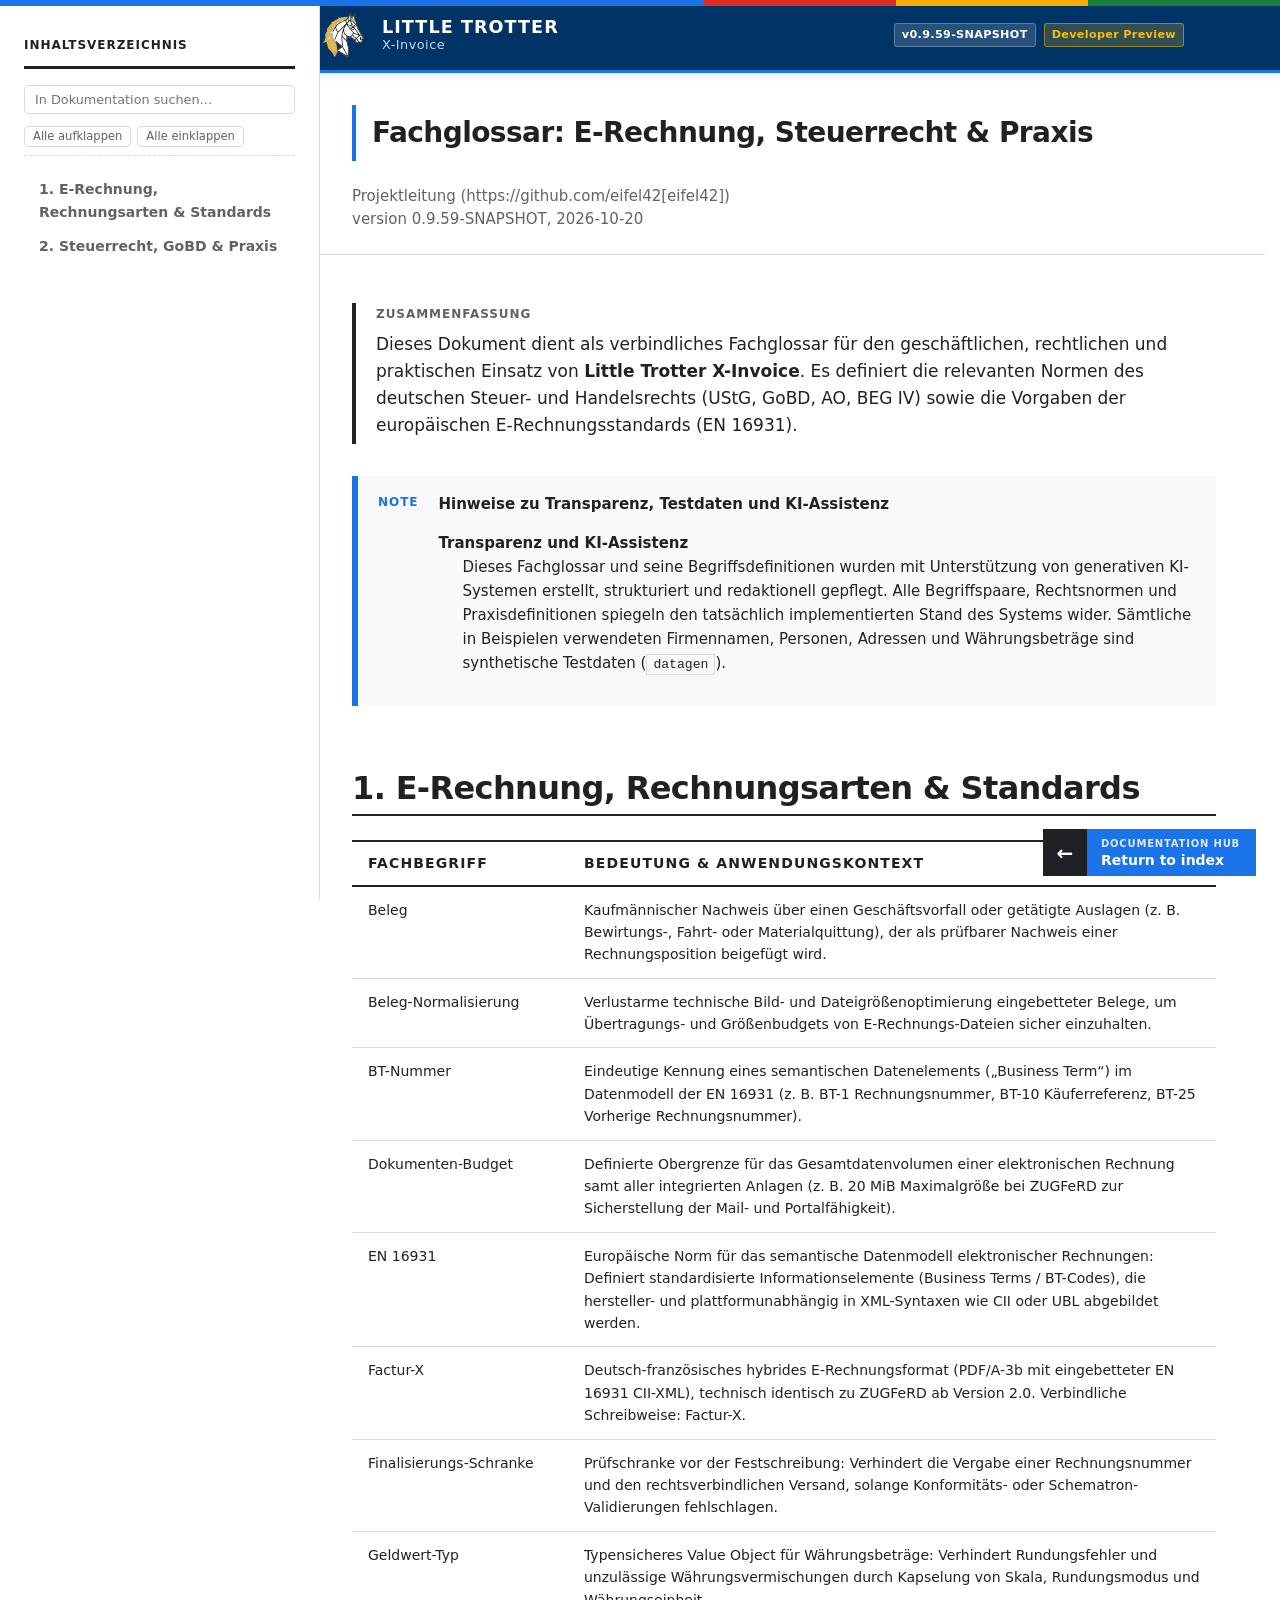
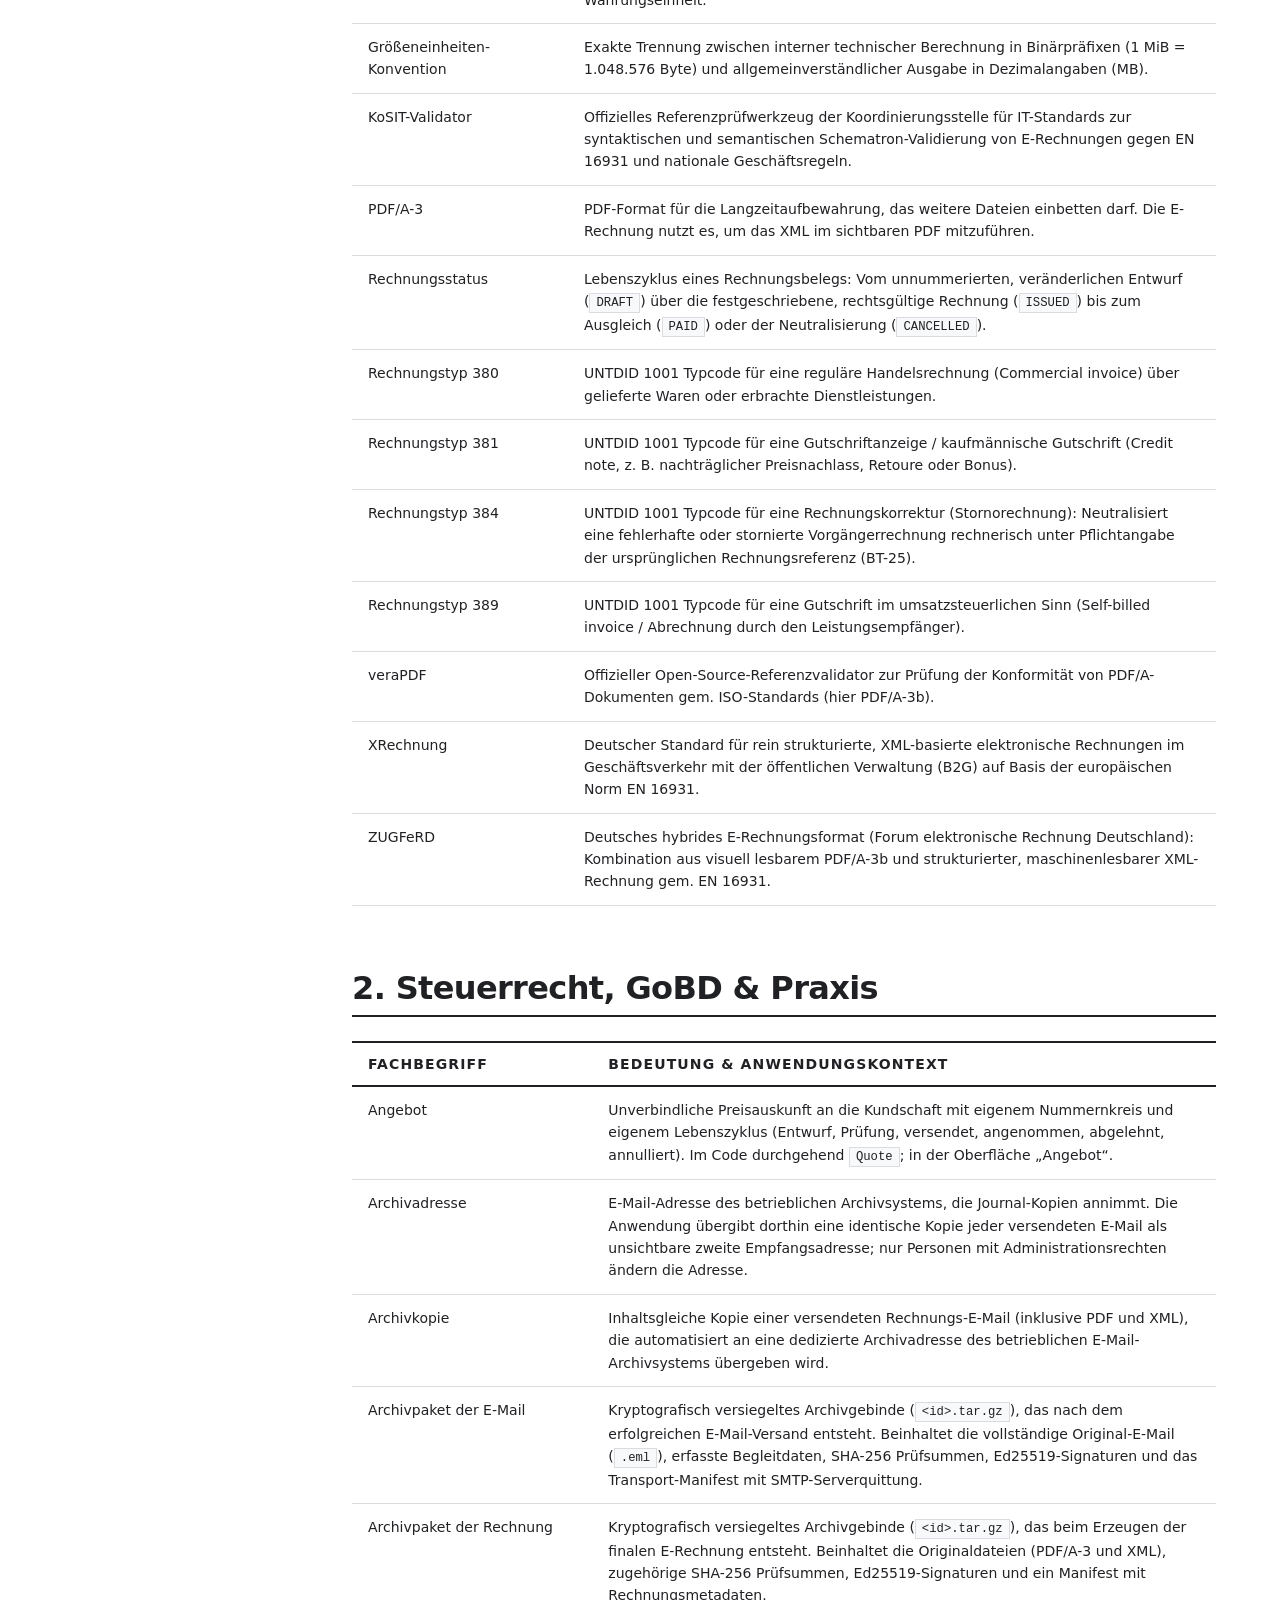
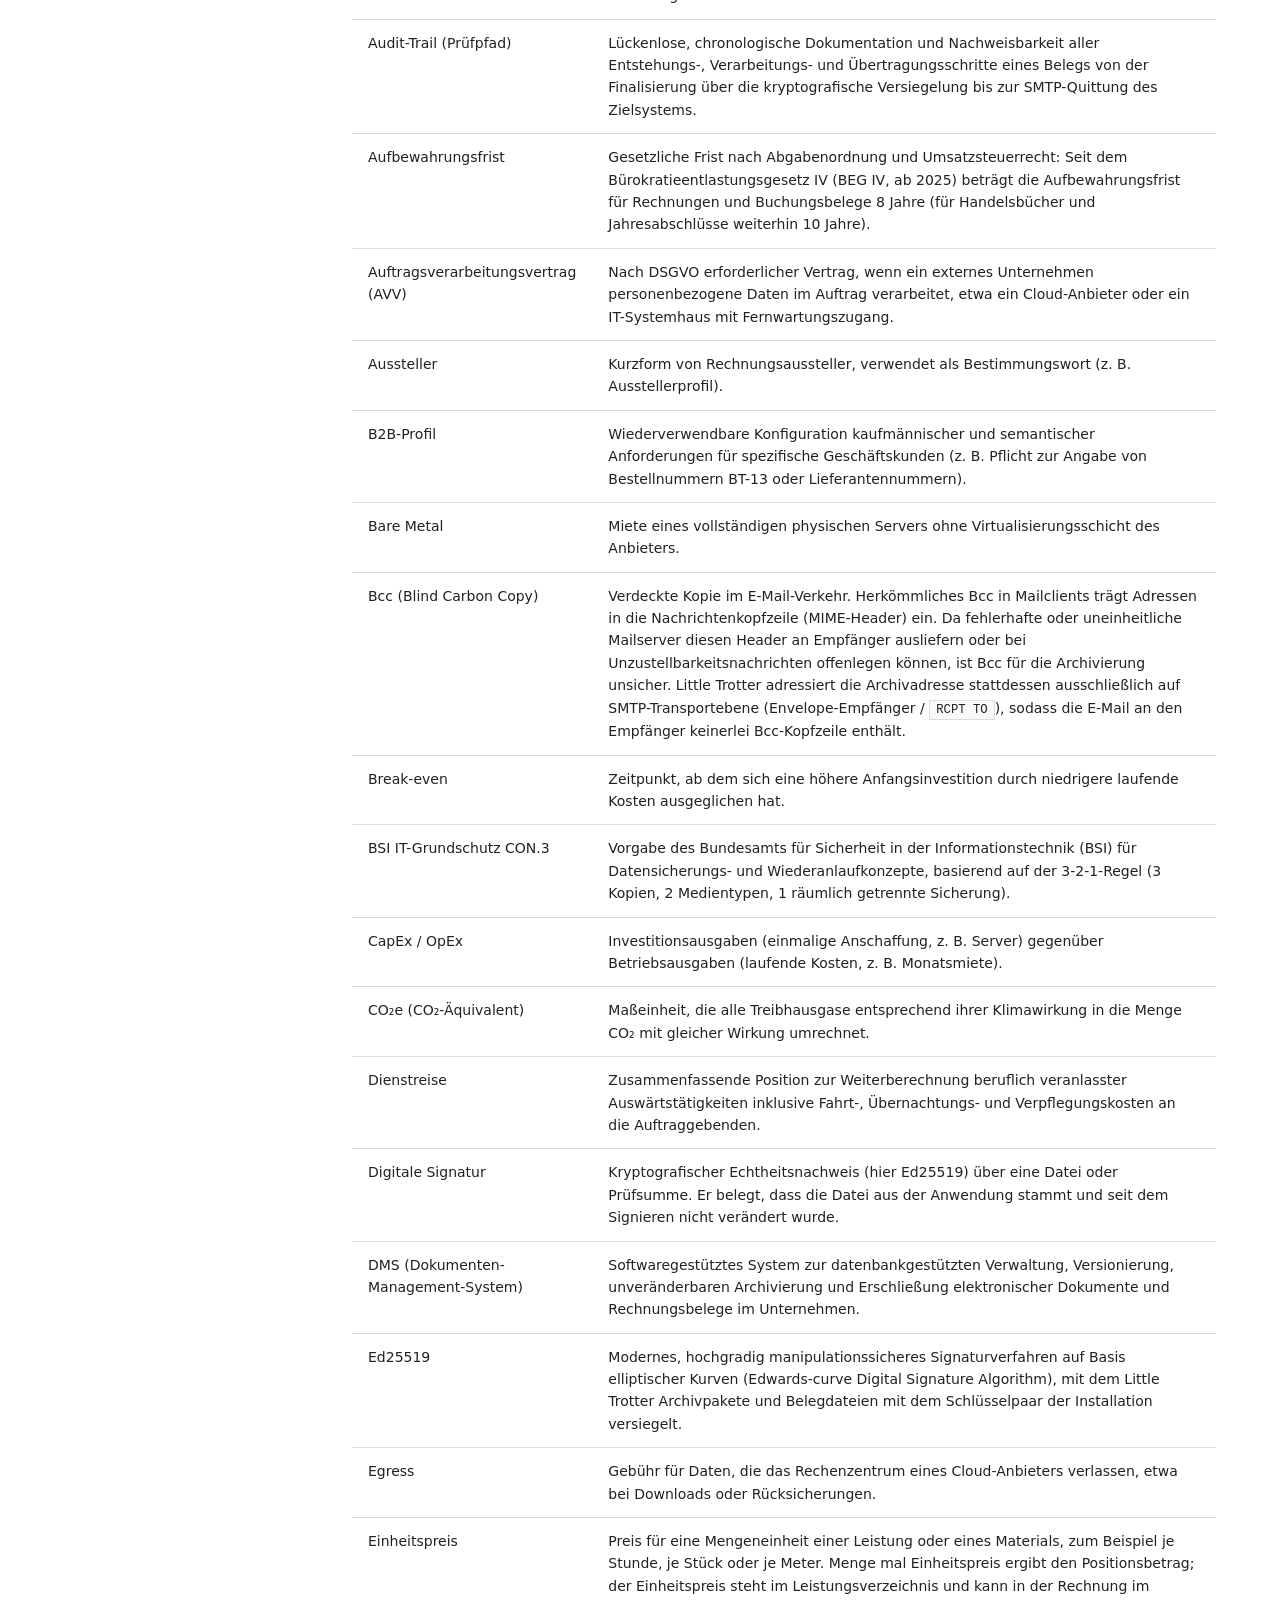
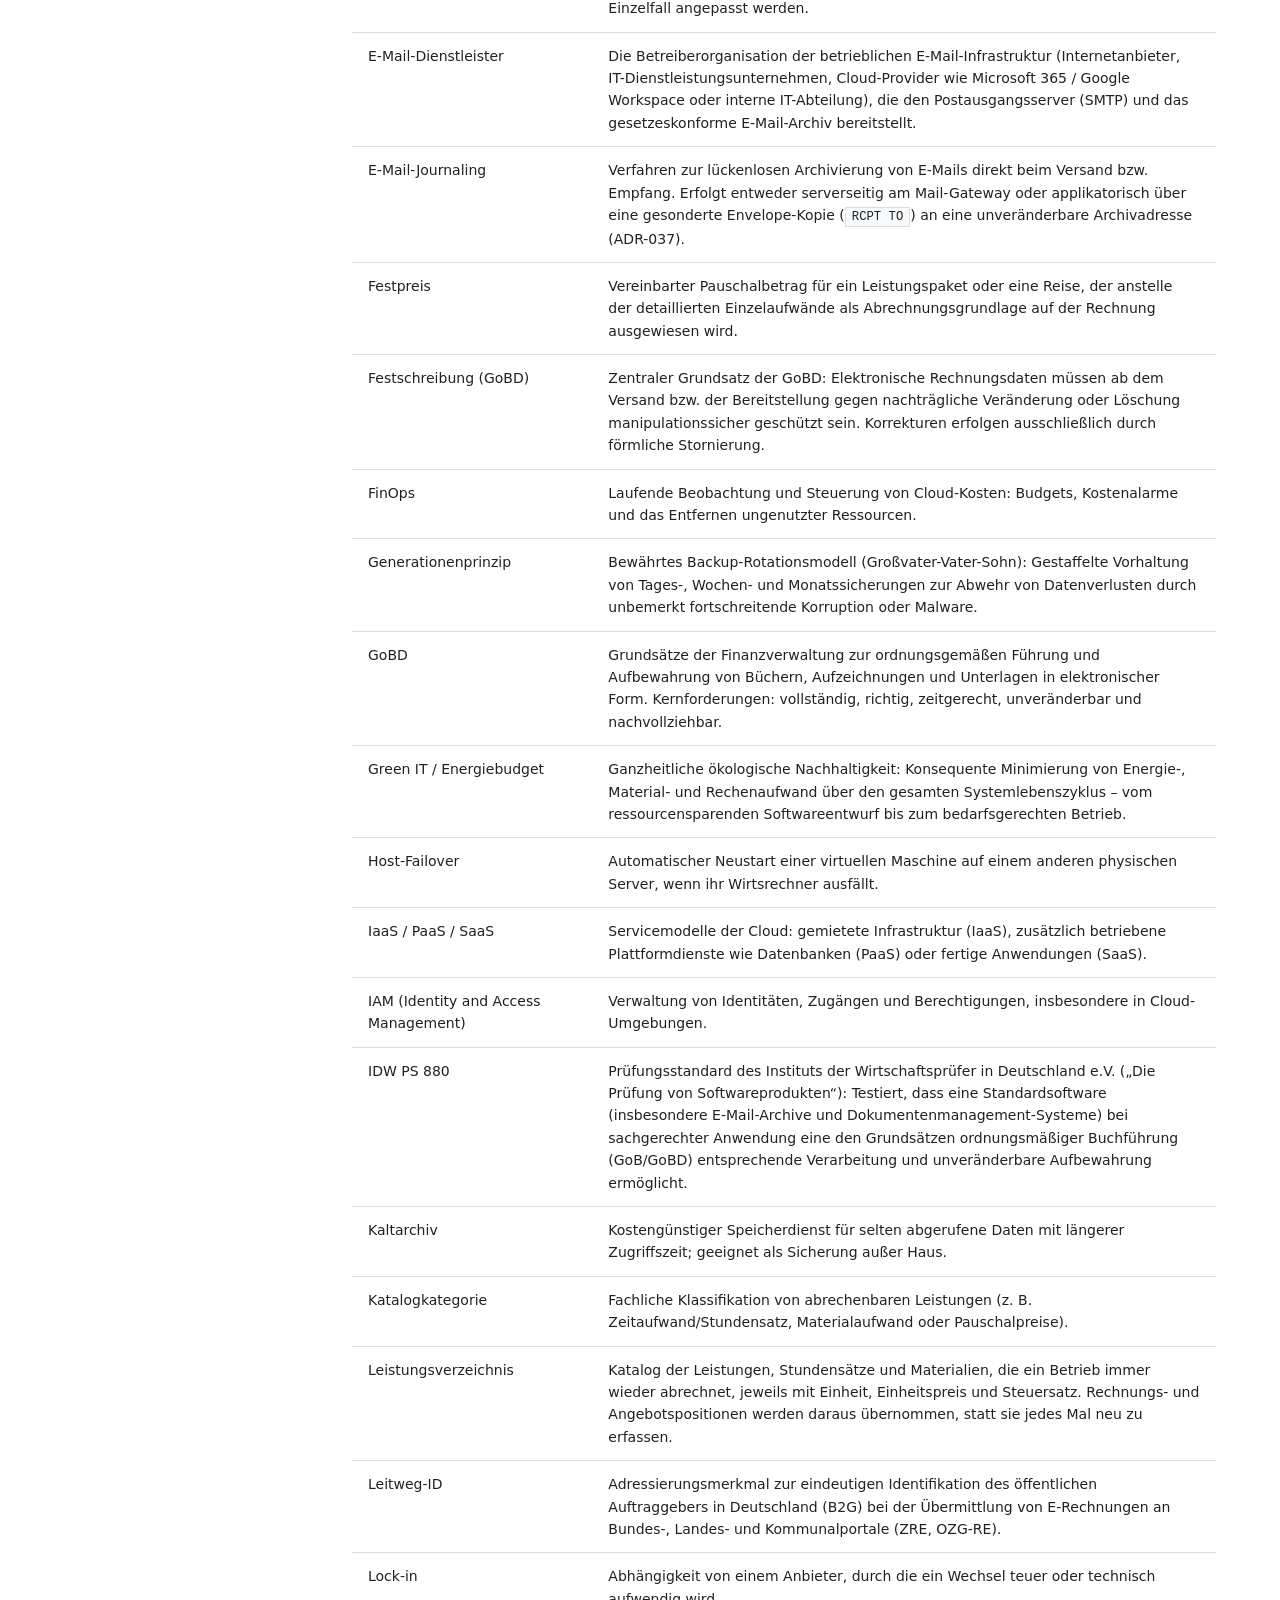
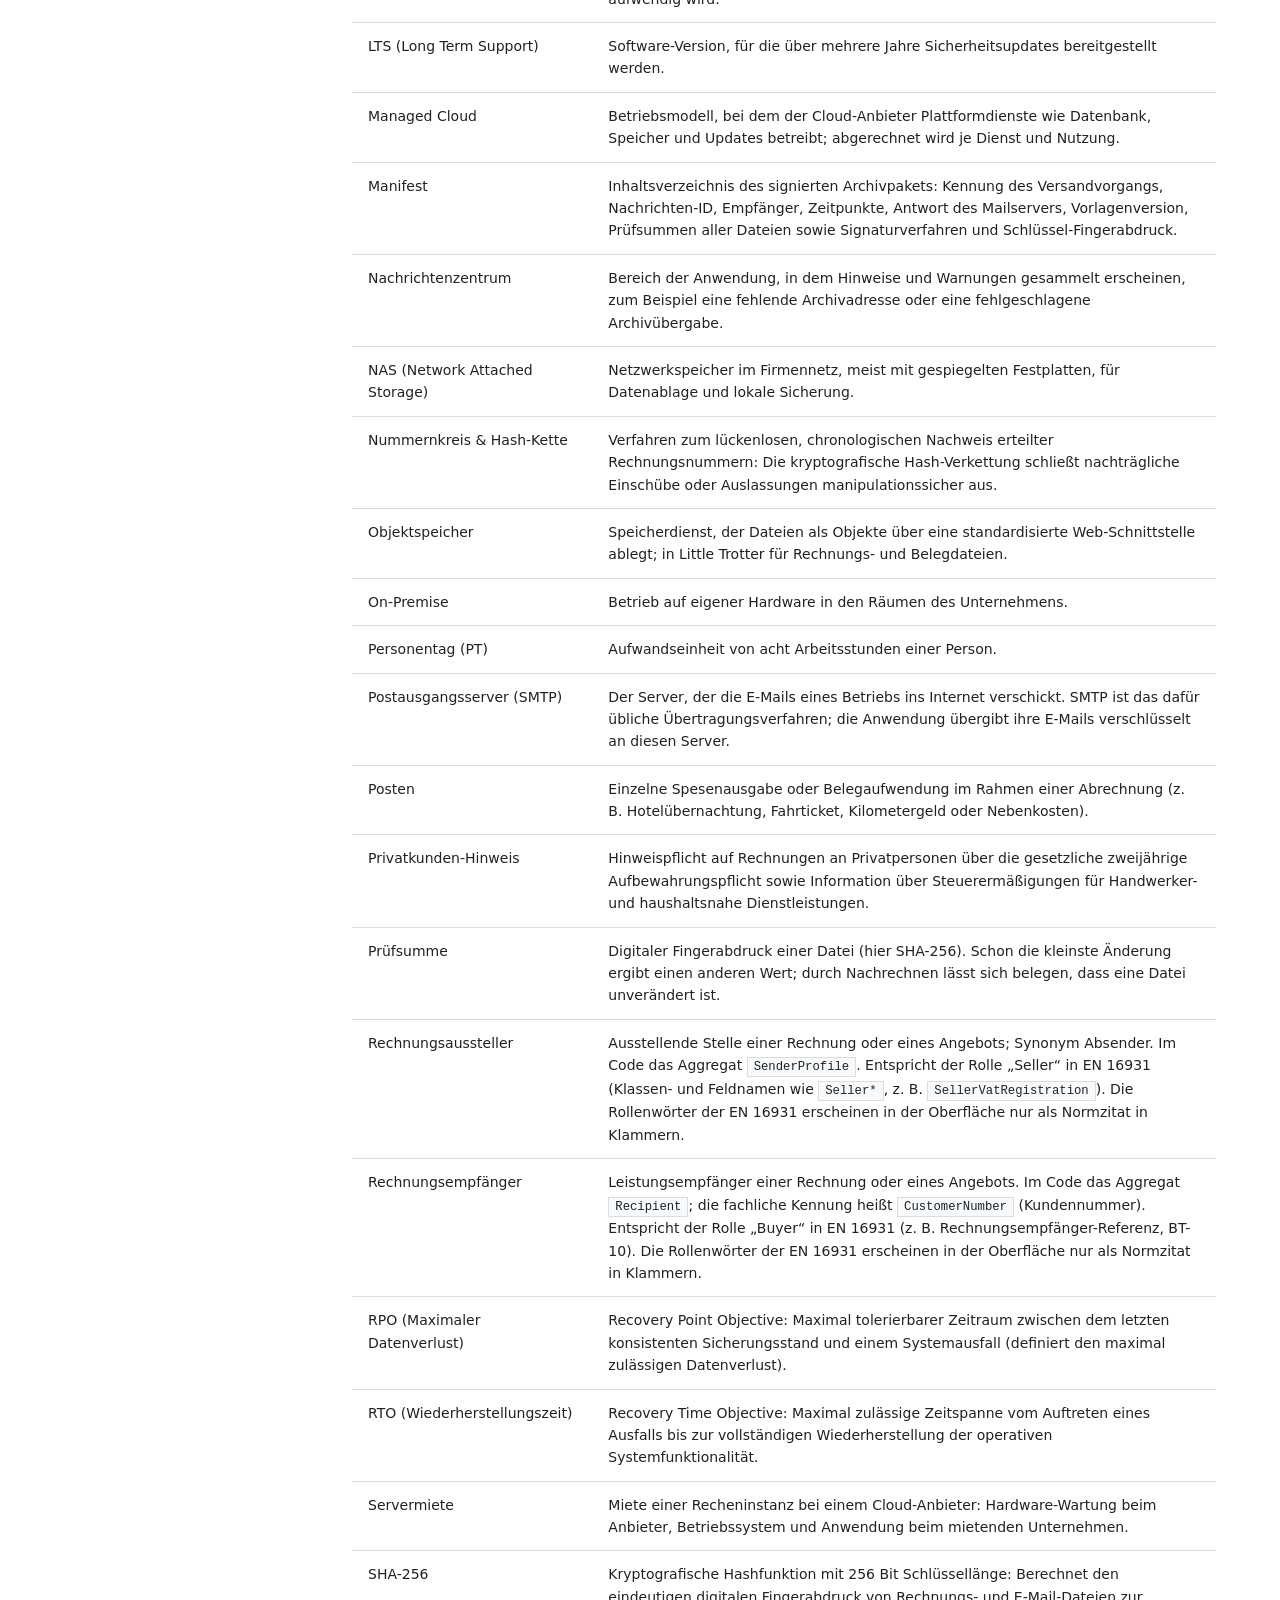
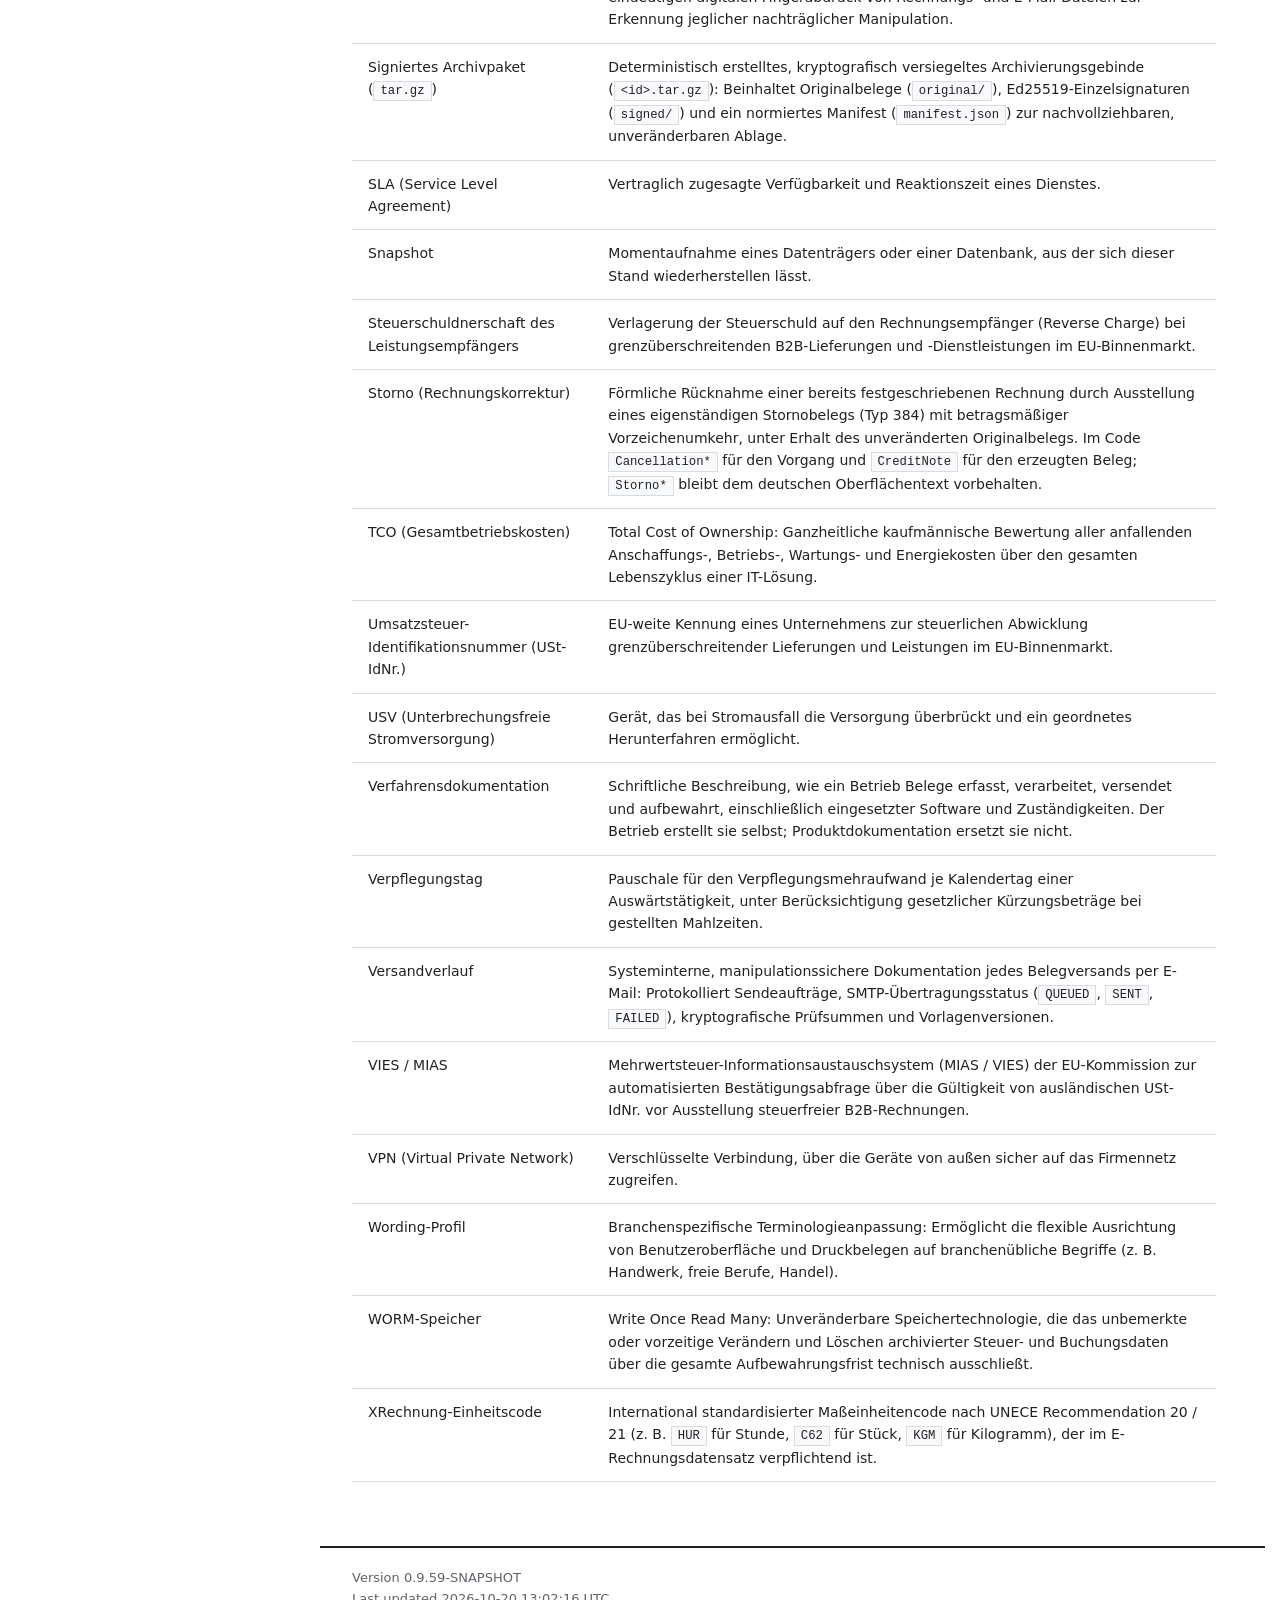
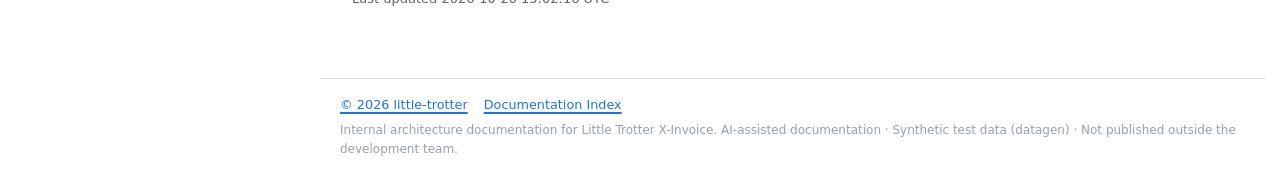
<file: glossar.html>
<!DOCTYPE html>
<html lang="de">
<head>
<meta charset="UTF-8">
<meta http-equiv="X-UA-Compatible" content="IE=edge">
<meta name="viewport" content="width=device-width, initial-scale=1.0">
<meta name="generator" content="Asciidoctor 2.0.18">
<meta name="description" content="Zentrales Fachglossar: E-Rechnungsstandards (EN 16931, ZUGFeRD, XRechnung), deutsches Steuer- und Handelsrecht (UStG, GoBD, BEG IV) und Praxisbegriffe">
<meta name="author" content="Projektleitung (https://github.com/eifel42[eifel42])">
<meta name="copyright" content="Copyright (C) 2026 https://github.com/little-trotter/invoice">
<title>Fachglossar: E-Rechnung, Steuerrecht &amp; Praxis</title>
<link rel="stylesheet" href="css/arc42-docs.css">
<!-- arc42 documentation — docinfo header -->
<!-- No external runtime resources: generated output must not depend on CDNs. -->

<!-- Meta tags for better mobile experience -->
<meta name="viewport" content="width=device-width, initial-scale=1.0">
<!-- App accent color (--lt-accent in styles.css); browsers auto-pick a
     prefers-color-scheme variant of the same file, but there is no
     dedicated dark theme-color here since the docs page itself always
     paints its own dark background via CSS regardless. -->
<meta name="theme-color" content="#1A73E8">

<script>
  document.addEventListener('DOMContentLoaded', () => {
    const path = window.location.pathname;
    const isIndex = path.endsWith('/index.html') || path === '/' || path === '';

    if (isIndex || document.querySelector('.back-to-index')) {
      return;
    }

    const pageTitle =
      document.querySelector('#content h1, #header h1')?.textContent?.trim() ||
      document.title.replace(/\s+-\s+.*$/, '').trim() ||
      'Current page';

    const link = document.createElement('a');
    link.href = 'index.html';
    link.className = 'back-to-index';
    link.setAttribute('rel', 'home');
    link.setAttribute('aria-label', `Back from ${pageTitle} to the documentation index`);
    link.setAttribute('title', 'Back to documentation index');
    link.innerHTML = `
      <span class="back-to-index__icon" aria-hidden="true">
        <span class="back-to-index__arrow">&larr;</span>
      </span>
      <span class="back-to-index__copy">
        <span class="back-to-index__eyebrow">Documentation Hub</span>
        <span class="back-to-index__title">Return to index</span>
      </span>
    `;
    document.body.appendChild(link);

    // Executive Brand Header Banner (A-Concept)
    if (!document.querySelector('.lt-brand-bar')) {
      const brandBar = document.createElement('div');
      brandBar.className = 'lt-brand-bar';
      brandBar.innerHTML = `
        <div class="lt-brand-bar__inner">
          <a href="index.html" class="lt-brand-bar__logo-link" title="Little Trotter Homepage">
            <img src="images/little-trotter-head-icon.svg" alt="Little Trotter Horse Head Icon" class="lt-brand-bar__icon" />
          </a>
          <div class="lt-brand-bar__text">
            <div class="lt-brand-bar__title">LITTLE TROTTER</div>
            <div class="lt-brand-bar__subtitle">X-Invoice</div>
          </div>
          <div class="lt-brand-bar__badges">
            <span class="lt-brand-badge">v0.9.59-SNAPSHOT</span>
            <span class="lt-brand-badge lt-brand-badge--preview">Developer Preview</span>
          </div>
        </div>
      `;
      const headerEl = document.getElementById('header') || document.body.firstChild;
      if (headerEl && headerEl.parentNode) {
        headerEl.parentNode.insertBefore(brandBar, headerEl);
      } else {
        document.body.insertBefore(brandBar, document.body.firstChild);
      }
    }
  });
</script>

<!-- Focus styles -->
<style>
  /* Smooth scrolling */
  html {
    scroll-behavior: smooth;
  }

  /* Improved focus styles for accessibility */
  a:focus, button:focus, input:focus, select:focus, textarea:focus {
    outline: 2px solid var(--lt-accent, #1A73E8);
    outline-offset: 2px;
  }

  /* Dark mode: all variables are defined in arc42-docs.css / arc42-canvas.css
     (loaded via :stylesheet:, always present on every page this file is
     injected into) — this block just reads --lt-* custom properties, it
     does not redefine them. */
</style>

<!-- Disclaimer footer injected on all arc42 pages -->
<style>
  #ltx-disclaimer {
    margin-top: 3rem;
    padding: 1rem 1.25rem;
    border-top: 1px solid var(--lt-rule, #DADCE0);
    font-size: 0.8rem;
    color: var(--lt-text-secondary, #5F6368);
    line-height: 1.6;
  }
  #ltx-disclaimer .disclaimer-links {
    display: flex;
    flex-wrap: wrap;
    gap: 6px 16px;
    margin-bottom: 6px;
  }
  #ltx-disclaimer .disclaimer-links a {
    color: var(--lt-accent, #1A73E8);
  }
  #ltx-disclaimer .disclaimer-note {
    color: var(--lt-text-disabled, #9AA0A6);
    font-size: 0.75rem;
  }
  @media print {
    #ltx-disclaimer { display: none; }
  }
</style>
<script>
  document.addEventListener('DOMContentLoaded', () => {
    const footer = document.createElement('div');
    footer.id = 'ltx-disclaimer';
    footer.innerHTML = `
      <div class="disclaimer-links">
        <a href="https://github.com/little-trotter" target="_blank" rel="noopener">&#169; 2026 little-trotter</a>
        <a href="index.html">Documentation Index</a>
      </div>
      <p class="disclaimer-note">
        Internal architecture documentation for Little Trotter X-Invoice.
        AI-assisted documentation &middot; Synthetic test data (datagen) &middot; Not published outside the development team.
      </p>
    `;
    document.body.appendChild(footer);
  });
</script>

<!-- Click-to-zoom lightbox for arc42 diagrams (dependency-free) -->
<style>
  [hidden] {
    display: none !important;
  }

  #content .imageblock img {
    cursor: zoom-in;
  }

  .lt-lightbox {
    position: fixed;
    inset: 0;
    z-index: 10000;
    display: flex;
    align-items: center;
    justify-content: center;
    background: rgba(0, 0, 0, .88);
    cursor: zoom-out;
    touch-action: none;
  }

  /* Sized by script to fit 95vw x 95vh while keeping the aspect ratio: vector diagrams are
     scaled up, raster images never beyond their natural size. No letterboxing, so the
     white diagram background ends exactly where the image ends.
     Zoom/pan is layered on top via a CSS transform (translate + scale) with
     transform-origin at the top-left corner, so the script's math stays in one
     coordinate space (see setZoom/clampPan below). */
  .lt-lightbox__img {
    display: block;
    cursor: zoom-out;
    background: #ffffff;
    transform-origin: 0 0;
    will-change: transform;
    touch-action: none;
    -webkit-user-drag: none;
    user-select: none;
  }

  .lt-lightbox__hint {
    position: fixed;
    left: 0;
    right: 0;
    bottom: .75rem;
    margin: 0;
    text-align: center;
    font-size: 13px;
    color: rgba(255, 255, 255, .75);
    pointer-events: none;
  }

  .lt-lightbox__close {
    position: fixed;
    top: 1rem;
    right: 1rem;
    min-width: 44px;
    min-height: 44px;
    display: flex;
    align-items: center;
    justify-content: center;
    background: rgba(255, 255, 255, .12);
    color: #fff;
    border: 1px solid rgba(255, 255, 255, .4);
    font-size: 1.75rem;
    line-height: 1;
    cursor: pointer;
  }
  .lt-lightbox__close:hover {
    background: rgba(255, 255, 255, .24);
  }
  .lt-lightbox__close:focus {
    outline: 3px solid var(--lt-accent, #1A73E8);
    outline-offset: 2px;
  }
</style>
<script>
  document.addEventListener('DOMContentLoaded', () => {
    const images = document.querySelectorAll('#content .imageblock img');
    if (!images.length) {
      return;
    }

    let overlay = null;
    let overlayImg = null;
    let closeBtn = null;
    let lastFocused = null;

    // Zoom/pan state, shared by the single overlay instance. `scale` is relative
    // to the fitted size from fitOverlayImage(); translate is in screen pixels
    // and applies via `transform: translate(tx,ty) scale(scale)` with
    // transform-origin 0 0 (see CSS), so the maths below stays in one space.
    const MIN_SCALE = 1;
    const MAX_SCALE = 8;
    let scale = 1;
    let tx = 0;
    let ty = 0;
    let baseRect = null; // overlayImg's layout rect while scale=1/tx=0/ty=0
    const activePointers = new Map(); // pointerId -> {x, y}, for pan + pinch
    let dragState = null; // single-pointer drag/click tracking
    let pinchState = null; // two-pointer pinch-zoom tracking
    let pendingClickTimer = null; // double-click disambiguation on the image

    function isSvgSrc(src) {
      return /\.svg(\?.*)?$/i.test(src || '');
    }

    function labelFor(img) {
      const figureTitle = img.closest('.imageblock')?.querySelector('.title')?.textContent?.trim();
      return figureTitle || img.getAttribute('alt') || 'Diagram';
    }

    function fitOverlayImage(allowUpscale) {
      const naturalWidth = overlayImg.naturalWidth;
      const naturalHeight = overlayImg.naturalHeight;
      if (!naturalWidth || !naturalHeight) {
        return;
      }
      let fitted = Math.min(
        (window.innerWidth * 0.95) / naturalWidth,
        (window.innerHeight * 0.95) / naturalHeight
      );
      if (!allowUpscale) {
        fitted = Math.min(fitted, 1);
      }
      overlayImg.style.width = Math.round(naturalWidth * fitted) + 'px';
      overlayImg.style.height = Math.round(naturalHeight * fitted) + 'px';
    }

    function applyTransform() {
      overlayImg.style.transform = `translate(${tx}px, ${ty}px) scale(${scale})`;
    }

    function resetTransform() {
      scale = 1;
      tx = 0;
      ty = 0;
      applyTransform();
      overlayImg.style.cursor = '';
    }

    // Fit the image to the viewport and drop any zoom/pan, then remember its
    // untransformed layout rect -- the fixed reference point for all zoom/pan math.
    function refit(allowUpscale) {
      fitOverlayImage(allowUpscale);
      resetTransform();
      baseRect = overlayImg.getBoundingClientRect();
    }

    // Keep at least 20% of the (scaled) image inside the viewport on each axis.
    function clampPan() {
      if (!baseRect) {
        return;
      }
      const displayedWidth = baseRect.width * scale;
      const displayedHeight = baseRect.height * scale;
      const minVisibleX = displayedWidth * 0.2;
      const minVisibleY = displayedHeight * 0.2;
      const txMax = window.innerWidth - minVisibleX - baseRect.left;
      const txMin = minVisibleX - displayedWidth - baseRect.left;
      const tyMax = window.innerHeight - minVisibleY - baseRect.top;
      const tyMin = minVisibleY - displayedHeight - baseRect.top;
      tx = Math.min(txMax, Math.max(txMin, tx));
      ty = Math.min(tyMax, Math.max(tyMin, ty));
    }

    // Zoom to `newScale`, keeping the content point under (clientX, clientY) fixed on screen.
    function setZoom(newScale, clientX, clientY) {
      if (!baseRect) {
        return;
      }
      newScale = Math.min(MAX_SCALE, Math.max(MIN_SCALE, newScale));
      if (newScale === scale) {
        return;
      }
      const localX = (clientX - baseRect.left - tx) / scale;
      const localY = (clientY - baseRect.top - ty) / scale;
      tx += localX * (scale - newScale);
      ty += localY * (scale - newScale);
      scale = newScale;
      clampPan();
      applyTransform();
      overlayImg.style.cursor = scale > 1 ? 'grab' : '';
    }

    function toggleZoom(clientX, clientY) {
      if (scale > 1) {
        resetTransform();
      } else {
        setZoom(2.5, clientX, clientY);
      }
    }

    function distanceBetween(p1, p2) {
      return Math.hypot(p1.x - p2.x, p1.y - p2.y);
    }

    function midpointBetween(p1, p2) {
      return { x: (p1.x + p2.x) / 2, y: (p1.y + p2.y) / 2 };
    }

    // A pointerup that never moved 4px is a "click". On the backdrop that always
    // closes; on the image it closes only when not zoomed, with a short delay so
    // a second click arriving in time is treated as a double-click (zoom toggle)
    // instead.
    function handleClick(clientX, clientY, onImage) {
      if (!onImage) {
        closeLightbox();
        return;
      }
      if (pendingClickTimer) {
        clearTimeout(pendingClickTimer);
        pendingClickTimer = null;
        toggleZoom(clientX, clientY);
        return;
      }
      pendingClickTimer = setTimeout(() => {
        pendingClickTimer = null;
        if (scale <= 1) {
          closeLightbox();
        }
      }, 300);
    }

    function onPointerDown(event) {
      if (event.target === closeBtn) {
        return; // the button handles its own click
      }
      event.preventDefault(); // no native image drag / text selection while panning
      activePointers.set(event.pointerId, { x: event.clientX, y: event.clientY });
      const onImage = event.target === overlayImg;

      if (activePointers.size === 2) {
        // Second finger: switch to pinch-zoom, drop any single-pointer drag.
        dragState = null;
        const pts = [...activePointers.values()];
        const mid = midpointBetween(pts[0], pts[1]);
        pinchState = {
          dist: distanceBetween(pts[0], pts[1]),
          scale0: scale,
          localX: (mid.x - baseRect.left - tx) / scale,
          localY: (mid.y - baseRect.top - ty) / scale
        };
        return;
      }

      if (activePointers.size === 1) {
        overlayImg.setPointerCapture?.(event.pointerId);
        dragState = {
          pointerId: event.pointerId,
          startX: event.clientX,
          startY: event.clientY,
          startTx: tx,
          startTy: ty,
          moved: false,
          onImage
        };
        if (scale > 1 && onImage) {
          overlayImg.style.cursor = 'grabbing';
        }
      }
    }

    function onPointerMove(event) {
      if (!activePointers.has(event.pointerId)) {
        return;
      }
      activePointers.set(event.pointerId, { x: event.clientX, y: event.clientY });

      if (pinchState && activePointers.size === 2) {
        const pts = [...activePointers.values()];
        const newDist = distanceBetween(pts[0], pts[1]);
        const mid = midpointBetween(pts[0], pts[1]);
        scale = Math.min(MAX_SCALE, Math.max(MIN_SCALE, pinchState.scale0 * (newDist / pinchState.dist)));
        tx = mid.x - baseRect.left - pinchState.localX * scale;
        ty = mid.y - baseRect.top - pinchState.localY * scale;
        clampPan();
        applyTransform();
        return;
      }

      if (dragState && event.pointerId === dragState.pointerId && activePointers.size === 1) {
        const dx = event.clientX - dragState.startX;
        const dy = event.clientY - dragState.startY;
        if (Math.hypot(dx, dy) > 4) {
          dragState.moved = true;
        }
        if (scale > 1 && dragState.onImage) {
          tx = dragState.startTx + dx;
          ty = dragState.startTy + dy;
          clampPan();
          applyTransform();
        }
      }
    }

    function onPointerUp(event) {
      if (!activePointers.has(event.pointerId)) {
        return;
      }
      activePointers.delete(event.pointerId);

      if (pinchState) {
        if (activePointers.size < 2) {
          pinchState = null;
        }
        return;
      }

      if (dragState && event.pointerId === dragState.pointerId) {
        overlayImg.style.cursor = scale > 1 ? 'grab' : '';
        if (!dragState.moved) {
          handleClick(event.clientX, event.clientY, dragState.onImage);
        }
        dragState = null;
      }
    }

    function onPointerCancel(event) {
      activePointers.delete(event.pointerId);
      pinchState = null;
      dragState = null;
    }

    function buildOverlay() {
      overlay = document.createElement('div');
      overlay.className = 'lt-lightbox';
      overlay.setAttribute('role', 'dialog');
      overlay.setAttribute('aria-modal', 'true');
      overlay.hidden = true;

      overlayImg = document.createElement('img');
      overlayImg.className = 'lt-lightbox__img';
      overlayImg.draggable = false; // otherwise a mouse drag starts native image drag-and-drop
      overlayImg.style.transform = 'translate(0px, 0px) scale(1)';

      closeBtn = document.createElement('button');
      closeBtn.type = 'button';
      closeBtn.className = 'lt-lightbox__close';
      closeBtn.setAttribute('aria-label', 'Close enlarged image');
      closeBtn.innerHTML = '&times;';

      const hint = document.createElement('p');
      hint.className = 'lt-lightbox__hint';
      hint.setAttribute('aria-hidden', 'true');
      hint.textContent = 'Scroll or pinch to zoom · drag to pan · 0 resets · Esc closes';

      overlay.appendChild(overlayImg);
      overlay.appendChild(closeBtn);
      overlay.appendChild(hint);
      document.body.appendChild(overlay);

      overlayImg.addEventListener('load', () => refit(isSvgSrc(overlayImg.src)));
      window.addEventListener('resize', () => {
        if (!overlay.hidden) {
          refit(isSvgSrc(overlayImg.src));
        }
      });

      overlay.addEventListener('wheel', (event) => {
        event.preventDefault();
        const notches = -event.deltaY / 100;
        setZoom(scale * Math.pow(1.1, notches), event.clientX, event.clientY);
      }, { passive: false });

      overlay.addEventListener('pointerdown', onPointerDown);
      overlay.addEventListener('pointermove', onPointerMove);
      overlay.addEventListener('pointerup', onPointerUp);
      overlay.addEventListener('pointercancel', onPointerCancel);

      closeBtn.addEventListener('click', (event) => {
        event.stopPropagation();
        closeLightbox();
      });
      overlay.addEventListener('keydown', (event) => {
        const panStep = 40;
        if (event.key === 'Escape') {
          event.preventDefault();
          closeLightbox();
        } else if (event.key === 'Tab') {
          // Only the close button is focusable inside the dialog: keep Tab there.
          event.preventDefault();
          closeBtn.focus();
        } else if (event.key === '+' || event.key === '=') {
          event.preventDefault();
          setZoom(scale * 1.4, window.innerWidth / 2, window.innerHeight / 2);
        } else if (event.key === '-' || event.key === '_') {
          event.preventDefault();
          setZoom(scale / 1.4, window.innerWidth / 2, window.innerHeight / 2);
        } else if (event.key === '0') {
          event.preventDefault();
          resetTransform();
        } else if (event.key === 'ArrowUp' || event.key === 'ArrowDown' || event.key === 'ArrowLeft' || event.key === 'ArrowRight') {
          event.preventDefault();
          if (event.key === 'ArrowUp') ty -= panStep;
          else if (event.key === 'ArrowDown') ty += panStep;
          else if (event.key === 'ArrowLeft') tx += panStep;
          else tx -= panStep;
          clampPan();
          applyTransform();
        }
      });
    }

    function openLightbox(img) {
      if (!overlay) {
        buildOverlay();
      }
      lastFocused = document.activeElement;

      const src = img.currentSrc || img.src;
      overlay.setAttribute('aria-label', img.getAttribute('alt') || labelFor(img));
      overlayImg.alt = img.getAttribute('alt') || '';
      overlayImg.style.width = '';
      overlayImg.style.height = '';
      overlayImg.src = src;
      refit(isSvgSrc(src));

      overlay.hidden = false;
      document.body.style.overflow = 'hidden';
      closeBtn.focus();
    }

    function closeLightbox() {
      if (!overlay || overlay.hidden) {
        return;
      }
      overlay.hidden = true;
      document.body.style.overflow = '';

      if (pendingClickTimer) {
        clearTimeout(pendingClickTimer);
        pendingClickTimer = null;
      }
      dragState = null;
      pinchState = null;
      activePointers.clear();

      if (lastFocused && typeof lastFocused.focus === 'function') {
        lastFocused.focus();
      }
      lastFocused = null;
    }

    images.forEach((img) => {
      img.setAttribute('tabindex', '0');
      img.setAttribute('role', 'button');
      img.setAttribute('aria-label', 'Enlarge: ' + labelFor(img));

      img.addEventListener('click', () => openLightbox(img));
      img.addEventListener('keydown', (event) => {
        if (event.key === 'Enter' || event.key === ' ') {
          event.preventDefault();
          openLightbox(img);
        }
      });
    });
  });
</script>

<!-- Collapsible Table of Contents (Accordion) -->
<style>
  .lt-toc-search {
    margin: 0 0 0.75rem;
    position: relative;
  }
  .lt-toc-search__input {
    width: 100%;
    box-sizing: border-box;
    padding: 6px 10px;
    font-size: 0.8rem;
    font-family: inherit;
    border: 1px solid var(--sidebar-border, #dadce0);
    border-radius: 4px;
    background: var(--lt-surface, #ffffff);
    color: var(--lt-text-primary, #202124);
    outline: none;
    transition: border-color 0.15s ease-in-out, box-shadow 0.15s ease-in-out;
  }
  .lt-toc-search__input:focus {
    border-color: var(--lt-accent, #1a73e8);
    box-shadow: 0 0 0 2px rgba(26, 115, 232, 0.2);
  }
  .lt-toc-search__results {
    display: none;
    max-height: 280px;
    overflow-y: auto;
    margin: 4px 0 0;
    padding: 4px 0;
    list-style: none;
    background: var(--lt-surface, #ffffff);
    border: 1px solid var(--sidebar-border, #dadce0);
    border-radius: 4px;
    box-shadow: 0 4px 12px rgba(0, 0, 0, 0.24);
    font-size: 0.78rem;
    z-index: 10;
  }
  .lt-toc-search__results li a {
    display: block;
    padding: 6px 10px;
    color: var(--lt-text-primary, #202124);
    text-decoration: none;
    line-height: 1.3;
  }
  .lt-toc-search__results li a:hover,
  .lt-toc-search__results li a:focus {
    background: var(--lt-hover, #e8f0fe);
    color: var(--lt-accent, #1a73e8);
  }
  .lt-search-match {
    background: var(--lt-selection, #fff3b0);
    color: var(--lt-text-primary, #202124);
    padding: 1px 3px;
    border-radius: 2px;
  }

  /* Dark mode: the sidebar itself is the surface colour, so the search field and
     its result list sit one step above it (raised surface) to stay visible as
     controls; hover and match use the selection tone with primary text, which
     keeps every pairing above the WCAG AA 4.5:1 contrast bar. */
  @media (prefers-color-scheme: dark) {
    .lt-toc-search__input,
    .lt-toc-search__results {
      background: var(--lt-surface-raised, #35363A);
      border-color: var(--lt-rule, #3C4043);
    }
    .lt-toc-search__input::placeholder {
      color: var(--lt-text-secondary, #BDC1C6);
    }
    .lt-toc-search__results {
      box-shadow: 0 4px 12px rgba(0, 0, 0, 0.6);
    }
    .lt-toc-search__results li a:hover,
    .lt-toc-search__results li a:focus {
      background: var(--lt-selection, #404B5E);
      color: var(--lt-text-primary, #E8EAED);
    }
    .lt-search-match {
      background: var(--lt-selection, #404B5E);
      color: var(--lt-text-primary, #E8EAED);
    }
  }

  .lt-toc-controls {
    display: flex;
    gap: 6px;
    margin: 0 0 1rem;
    padding-bottom: 0.5rem;
    border-bottom: 1px dashed var(--sidebar-border, #dadce0);
  }

  .lt-toc-btn {
    background: transparent;
    border: 1px solid var(--sidebar-border, #dadce0);
    border-radius: 4px;
    padding: 3px 8px;
    font-size: 0.72rem;
    font-family: inherit;
    font-weight: 500;
    color: var(--lt-text-secondary, #5f6368);
    cursor: pointer;
    line-height: 1.2;
    transition: all 0.15s ease-in-out;
  }

  .lt-toc-btn:hover,
  .lt-toc-btn:focus-visible {
    border-color: var(--lt-accent, #1a73e8);
    color: var(--lt-accent, #1a73e8);
    background-color: var(--lt-hover, #e8f0fe);
    outline: none;
  }

  #toc li.has-children {
    position: relative;
  }

  #toc li.has-children > a {
    padding-right: 2.25rem;
  }

  .lt-toc-toggle {
    position: absolute;
    right: 0.25rem;
    top: 0.25rem;
    width: 24px;
    height: 24px;
    display: inline-flex;
    align-items: center;
    justify-content: center;
    background: transparent;
    border: none;
    border-radius: 4px;
    color: var(--lt-text-secondary, #5f6368);
    cursor: pointer;
    padding: 0;
    z-index: 2;
    transition: background-color 0.15s ease-in-out, color 0.15s ease-in-out;
  }

  .lt-toc-toggle:hover,
  .lt-toc-toggle:focus-visible {
    background-color: var(--lt-hover, #e8f0fe);
    color: var(--lt-accent, #1a73e8);
    outline: none;
  }

  .lt-toc-toggle svg {
    width: 14px;
    height: 14px;
    fill: currentColor;
    transition: transform 0.2s cubic-bezier(0.4, 0, 0.2, 1);
  }

  #toc li.has-children > ul {
    display: none;
  }

  #toc li.has-children.is-expanded > ul {
    display: block;
  }

  #toc li.has-children.is-expanded > .lt-toc-toggle svg {
    transform: rotate(90deg);
  }
</style>

<script>
  document.addEventListener('DOMContentLoaded', () => {
    const toc = document.getElementById('toc');
    if (!toc) return;

    const toctitle = document.getElementById('toctitle');
    const isDe = (document.documentElement.lang || 'en').startsWith('de');

    if (toctitle) {
      const searchBox = document.createElement('div');
      searchBox.className = 'lt-toc-search';
      searchBox.innerHTML = `
        <input type="search" class="lt-toc-search__input" placeholder="${isDe ? 'In Dokumentation suchen…' : 'Search documentation…'}" aria-label="${isDe ? 'Dokumentation durchsuchen' : 'Search documentation'}">
        <ul class="lt-toc-search__results" role="listbox"></ul>
      `;
      toctitle.after(searchBox);

      const input = searchBox.querySelector('.lt-toc-search__input');
      const resultsList = searchBox.querySelector('.lt-toc-search__results');

      // Index section titles and paragraphs
      let searchIndex = null;
      function buildIndex() {
        if (searchIndex) return searchIndex;
        searchIndex = [];
        const content = document.getElementById('content');
        if (!content) return searchIndex;
        const headings = content.querySelectorAll('h1, h2, h3, h4');
        headings.forEach(h => {
          const id = h.id || h.querySelector('a.link, a.anchor')?.getAttribute('href')?.replace('#', '');
          if (id && h.textContent.trim()) {
            searchIndex.push({
              id: id,
              title: h.textContent.replace(/^§*\s*[\d.]*\s*/, '').trim(),
              tag: h.tagName.toLowerCase(),
              text: (h.nextElementSibling?.textContent || '').substring(0, 160)
            });
          }
        });
        return searchIndex;
      }

      input.addEventListener('input', () => {
        const query = input.value.trim().toLowerCase();
        if (query.length < 2) {
          resultsList.style.display = 'none';
          resultsList.innerHTML = '';
          return;
        }
        const index = buildIndex();
        const matches = index.filter(item =>
          item.title.toLowerCase().includes(query) || item.text.toLowerCase().includes(query)
        ).slice(0, 8);

        if (matches.length === 0) {
          resultsList.innerHTML = `<li style="padding:6px 10px;color:var(--lt-text-secondary);">${isDe ? 'Keine Treffer' : 'No results found'}</li>`;
          resultsList.style.display = 'block';
          return;
        }

        resultsList.innerHTML = matches.map(m => `
          <li>
            <a href="#${m.id}">
              <strong>${m.title}</strong>
              <div style="font-size:0.7rem;color:var(--lt-text-secondary);white-space:nowrap;overflow:hidden;text-overflow:ellipsis;">${m.text}</div>
            </a>
          </li>
        `).join('');
        resultsList.style.display = 'block';
      });

      resultsList.addEventListener('click', (e) => {
        const link = e.target.closest('a');
        if (link) {
          resultsList.style.display = 'none';
          input.value = '';
        }
      });

      document.addEventListener('click', (e) => {
        if (!searchBox.contains(e.target)) {
          resultsList.style.display = 'none';
        }
      });

      // Quick shortcut '/' to focus search
      document.addEventListener('keydown', (e) => {
        if (e.key === '/' && document.activeElement !== input && !['INPUT', 'TEXTAREA'].includes(document.activeElement?.tagName)) {
          e.preventDefault();
          input.focus();
        }
      });

      const controls = document.createElement('div');
      controls.className = 'lt-toc-controls';
      controls.innerHTML = `
        <button type="button" class="lt-toc-btn lt-toc-btn--expand" title="${isDe ? 'Alle Abschnitte aufklappen' : 'Expand all sections'}">${isDe ? 'Alle aufklappen' : 'Expand all'}</button>
        <button type="button" class="lt-toc-btn lt-toc-btn--collapse" title="${isDe ? 'Alle Abschnitte einklappen' : 'Collapse all sections'}">${isDe ? 'Alle einklappen' : 'Collapse all'}</button>
      `;
      searchBox.after(controls);

      controls.querySelector('.lt-toc-btn--expand').addEventListener('click', () => {
        toc.querySelectorAll('li.has-children').forEach((li) => {
          li.classList.add('is-expanded');
          const btn = li.querySelector(':scope > .lt-toc-toggle');
          if (btn) btn.setAttribute('aria-expanded', 'true');
        });
      });

      controls.querySelector('.lt-toc-btn--collapse').addEventListener('click', () => {
        toc.querySelectorAll('li.has-children').forEach((li) => {
          li.classList.remove('is-expanded');
          const btn = li.querySelector(':scope > .lt-toc-toggle');
          if (btn) btn.setAttribute('aria-expanded', 'false');
        });
      });
    }

    const allLis = toc.querySelectorAll('li');
    allLis.forEach((li) => {
      const childUl = li.querySelector(':scope > ul');
      const link = li.querySelector(':scope > a');
      if (!childUl || !link) return;

      li.classList.add('has-children');

      const toggle = document.createElement('button');
      toggle.type = 'button';
      toggle.className = 'lt-toc-toggle';
      toggle.setAttribute('aria-expanded', 'false');
      toggle.setAttribute('aria-label', isDe ? 'Unterpunkte umschalten' : 'Toggle sub-sections');
      toggle.innerHTML = `<svg viewBox="0 0 24 24" aria-hidden="true"><path d="M8.59 16.59L13.17 12 8.59 7.41 10 6l6 6-6 6-1.41-1.41z"/></svg>`;

      link.after(toggle);

      toggle.addEventListener('click', (e) => {
        e.stopPropagation();
        e.preventDefault();
        const expanded = li.classList.toggle('is-expanded');
        toggle.setAttribute('aria-expanded', expanded ? 'true' : 'false');
      });

      link.addEventListener('click', () => {
        li.classList.add('is-expanded');
        toggle.setAttribute('aria-expanded', 'true');
      });
    });

    function expandCurrentAnchor() {
      const hash = window.location.hash;
      if (!hash) return;
      try {
        const activeLink = toc.querySelector(`a[href="${hash}"]`);
        if (activeLink) {
          let parent = activeLink.closest('li.has-children');
          while (parent) {
            parent.classList.add('is-expanded');
            const btn = parent.querySelector(':scope > .lt-toc-toggle');
            if (btn) btn.setAttribute('aria-expanded', 'true');
            parent = parent.parentElement ? parent.parentElement.closest('li.has-children') : null;
          }
        }
      } catch (err) {
        // Ignore malformed selector
      }
    }

    expandCurrentAnchor();
    window.addEventListener('hashchange', expandCurrentAnchor);
  });
</script>
</head>
<body class="book toc2 toc-left">
<div id="header">
<h1>Fachglossar: E-Rechnung, Steuerrecht &amp; Praxis</h1>
<div class="details">
<span id="author" class="author">Projektleitung (https://github.com/eifel42[eifel42])</span><br>
<span id="revnumber">version 0.9.59-SNAPSHOT,</span>
<span id="revdate">2026-10-20</span>
</div>
<div id="toc" class="toc2">
<div id="toctitle">Inhaltsverzeichnis</div>
<ul class="sectlevel1">
<li><a href="#_e_rechnung_rechnungsarten_standards">1. E-Rechnung, Rechnungsarten &amp; Standards</a></li>
<li><a href="#_steuerrecht_gobd_praxis">2. Steuerrecht, GoBD &amp; Praxis</a></li>
</ul>
</div>
</div>
<div id="content">
<div id="preamble">
<div class="sectionbody">
<div class="quoteblock abstract">
<div class="title">Zusammenfassung</div>
<blockquote>
Dieses Dokument dient als verbindliches Fachglossar für den geschäftlichen, rechtlichen und praktischen Einsatz von <strong>Little Trotter X-Invoice</strong>. Es definiert die relevanten Normen des deutschen Steuer- und Handelsrechts (UStG, GoBD, AO, BEG IV) sowie die Vorgaben der europäischen E-Rechnungsstandards (EN 16931).
</blockquote>
</div>
<div id="ai-notice-glossar-de" class="admonitionblock note">
<table>
<tr>
<td class="icon">
<div class="title">Note</div>
</td>
<td class="content">
<div class="dlist">
<div class="title">Hinweise zu Transparenz, Testdaten und KI-Assistenz</div>
<dl>
<dt class="hdlist1">Transparenz und KI-Assistenz</dt>
<dd>
<p>Dieses Fachglossar und seine Begriffsdefinitionen wurden mit Unterstützung von generativen KI-Systemen erstellt, strukturiert und redaktionell gepflegt. Alle Begriffspaare, Rechtsnormen und Praxisdefinitionen spiegeln den tatsächlich implementierten Stand des Systems wider. Sämtliche in Beispielen verwendeten Firmennamen, Personen, Adressen und Währungsbeträge sind synthetische Testdaten (<code>datagen</code>).</p>
</dd>
</dl>
</div>
</td>
</tr>
</table>
</div>
</div>
</div>
<div class="sect1">
<h2 id="_e_rechnung_rechnungsarten_standards"><a class="anchor" href="#_e_rechnung_rechnungsarten_standards"></a><a class="link" href="#_e_rechnung_rechnungsarten_standards">1. E-Rechnung, Rechnungsarten &amp; Standards</a></h2>
<div class="sectionbody">
<table class="tableblock frame-all grid-all stretch">
<colgroup>
<col style="width: 25%;">
<col style="width: 75%;">
</colgroup>
<thead>
<tr>
<th class="tableblock halign-left valign-top">Fachbegriff</th>
<th class="tableblock halign-left valign-top">Bedeutung &amp; Anwendungskontext</th>
</tr>
</thead>
<tbody>
<tr>
<td class="tableblock halign-left valign-top"><p class="tableblock">Beleg</p></td>
<td class="tableblock halign-left valign-top"><p class="tableblock">Kaufmännischer Nachweis über einen Geschäftsvorfall oder getätigte Auslagen (z. B. Bewirtungs-, Fahrt- oder Materialquittung), der als prüfbarer Nachweis einer Rechnungsposition beigefügt wird.</p></td>
</tr>
<tr>
<td class="tableblock halign-left valign-top"><p class="tableblock">Beleg-Normalisierung</p></td>
<td class="tableblock halign-left valign-top"><p class="tableblock">Verlustarme technische Bild- und Dateigrößenoptimierung eingebetteter Belege, um Übertragungs- und Größenbudgets von E-Rechnungs-Dateien sicher einzuhalten.</p></td>
</tr>
<tr>
<td class="tableblock halign-left valign-top"><p class="tableblock">BT-Nummer</p></td>
<td class="tableblock halign-left valign-top"><p class="tableblock">Eindeutige Kennung eines semantischen Datenelements („Business Term“) im Datenmodell der EN 16931 (z. B. BT-1 Rechnungsnummer, BT-10 Käuferreferenz, BT-25 Vorherige Rechnungsnummer).</p></td>
</tr>
<tr>
<td class="tableblock halign-left valign-top"><p class="tableblock">Dokumenten-Budget</p></td>
<td class="tableblock halign-left valign-top"><p class="tableblock">Definierte Obergrenze für das Gesamtdatenvolumen einer elektronischen Rechnung samt aller integrierten Anlagen (z. B. 20 MiB Maximalgröße bei ZUGFeRD zur Sicherstellung der Mail- und Portalfähigkeit).</p></td>
</tr>
<tr>
<td class="tableblock halign-left valign-top"><p class="tableblock">EN 16931</p></td>
<td class="tableblock halign-left valign-top"><p class="tableblock">Europäische Norm für das semantische Datenmodell elektronischer Rechnungen: Definiert standardisierte Informationselemente (Business Terms / BT-Codes), die hersteller- und plattformunabhängig in XML-Syntaxen wie CII oder UBL abgebildet werden.</p></td>
</tr>
<tr>
<td class="tableblock halign-left valign-top"><p class="tableblock">Factur-X</p></td>
<td class="tableblock halign-left valign-top"><p class="tableblock">Deutsch-französisches hybrides E-Rechnungsformat (PDF/A-3b mit eingebetteter EN 16931 CII-XML), technisch identisch zu ZUGFeRD ab Version 2.0. Verbindliche Schreibweise: Factur-X.</p></td>
</tr>
<tr>
<td class="tableblock halign-left valign-top"><p class="tableblock">Finalisierungs-Schranke</p></td>
<td class="tableblock halign-left valign-top"><p class="tableblock">Prüfschranke vor der Festschreibung: Verhindert die Vergabe einer Rechnungsnummer und den rechtsverbindlichen Versand, solange Konformitäts- oder Schematron-Validierungen fehlschlagen.</p></td>
</tr>
<tr>
<td class="tableblock halign-left valign-top"><p class="tableblock">Geldwert-Typ</p></td>
<td class="tableblock halign-left valign-top"><p class="tableblock">Typensicheres Value Object für Währungsbeträge: Verhindert Rundungsfehler und unzulässige Währungsvermischungen durch Kapselung von Skala, Rundungsmodus und Währungseinheit.</p></td>
</tr>
<tr>
<td class="tableblock halign-left valign-top"><p class="tableblock">Größeneinheiten-Konvention</p></td>
<td class="tableblock halign-left valign-top"><p class="tableblock">Exakte Trennung zwischen interner technischer Berechnung in Binärpräfixen (1 MiB = 1.048.576 Byte) und allgemeinverständlicher Ausgabe in Dezimalangaben (MB).</p></td>
</tr>
<tr>
<td class="tableblock halign-left valign-top"><p class="tableblock">KoSIT-Validator</p></td>
<td class="tableblock halign-left valign-top"><p class="tableblock">Offizielles Referenzprüfwerkzeug der Koordinierungsstelle für IT-Standards zur syntaktischen und semantischen Schematron-Validierung von E-Rechnungen gegen EN 16931 und nationale Geschäftsregeln.</p></td>
</tr>
<tr>
<td class="tableblock halign-left valign-top"><p class="tableblock">PDF/A-3</p></td>
<td class="tableblock halign-left valign-top"><p class="tableblock">PDF-Format für die Langzeitaufbewahrung, das weitere Dateien einbetten darf. Die E-Rechnung nutzt es, um das XML im sichtbaren PDF mitzuführen.</p></td>
</tr>
<tr>
<td class="tableblock halign-left valign-top"><p class="tableblock">Rechnungsstatus</p></td>
<td class="tableblock halign-left valign-top"><p class="tableblock">Lebenszyklus eines Rechnungsbelegs: Vom unnummerierten, veränderlichen Entwurf (<code>DRAFT</code>) über die festgeschriebene, rechtsgültige Rechnung (<code>ISSUED</code>) bis zum Ausgleich (<code>PAID</code>) oder der Neutralisierung (<code>CANCELLED</code>).</p></td>
</tr>
<tr>
<td class="tableblock halign-left valign-top"><p class="tableblock">Rechnungstyp 380</p></td>
<td class="tableblock halign-left valign-top"><p class="tableblock">UNTDID 1001 Typcode für eine reguläre Handelsrechnung (Commercial invoice) über gelieferte Waren oder erbrachte Dienstleistungen.</p></td>
</tr>
<tr>
<td class="tableblock halign-left valign-top"><p class="tableblock">Rechnungstyp 381</p></td>
<td class="tableblock halign-left valign-top"><p class="tableblock">UNTDID 1001 Typcode für eine Gutschriftanzeige / kaufmännische Gutschrift (Credit note, z. B. nachträglicher Preisnachlass, Retoure oder Bonus).</p></td>
</tr>
<tr>
<td class="tableblock halign-left valign-top"><p class="tableblock">Rechnungstyp 384</p></td>
<td class="tableblock halign-left valign-top"><p class="tableblock">UNTDID 1001 Typcode für eine Rechnungskorrektur (Stornorechnung): Neutralisiert eine fehlerhafte oder stornierte Vorgängerrechnung rechnerisch unter Pflichtangabe der ursprünglichen Rechnungsreferenz (BT-25).</p></td>
</tr>
<tr>
<td class="tableblock halign-left valign-top"><p class="tableblock">Rechnungstyp 389</p></td>
<td class="tableblock halign-left valign-top"><p class="tableblock">UNTDID 1001 Typcode für eine Gutschrift im umsatzsteuerlichen Sinn (Self-billed invoice / Abrechnung durch den Leistungsempfänger).</p></td>
</tr>
<tr>
<td class="tableblock halign-left valign-top"><p class="tableblock">veraPDF</p></td>
<td class="tableblock halign-left valign-top"><p class="tableblock">Offizieller Open-Source-Referenzvalidator zur Prüfung der Konformität von PDF/A-Dokumenten gem. ISO-Standards (hier PDF/A-3b).</p></td>
</tr>
<tr>
<td class="tableblock halign-left valign-top"><p class="tableblock">XRechnung</p></td>
<td class="tableblock halign-left valign-top"><p class="tableblock">Deutscher Standard für rein strukturierte, XML-basierte elektronische Rechnungen im Geschäftsverkehr mit der öffentlichen Verwaltung (B2G) auf Basis der europäischen Norm EN 16931.</p></td>
</tr>
<tr>
<td class="tableblock halign-left valign-top"><p class="tableblock">ZUGFeRD</p></td>
<td class="tableblock halign-left valign-top"><p class="tableblock">Deutsches hybrides E-Rechnungsformat (Forum elektronische Rechnung Deutschland): Kombination aus visuell lesbarem PDF/A-3b und strukturierter, maschinenlesbarer XML-Rechnung gem. EN 16931.</p></td>
</tr>
</tbody>
</table>
</div>
</div>
<div class="sect1">
<h2 id="_steuerrecht_gobd_praxis"><a class="anchor" href="#_steuerrecht_gobd_praxis"></a><a class="link" href="#_steuerrecht_gobd_praxis">2. Steuerrecht, GoBD &amp; Praxis</a></h2>
<div class="sectionbody">
<table class="tableblock frame-all grid-all stretch">
<colgroup>
<col style="width: 25%;">
<col style="width: 75%;">
</colgroup>
<thead>
<tr>
<th class="tableblock halign-left valign-top">Fachbegriff</th>
<th class="tableblock halign-left valign-top">Bedeutung &amp; Anwendungskontext</th>
</tr>
</thead>
<tbody>
<tr>
<td class="tableblock halign-left valign-top"><p class="tableblock">Angebot</p></td>
<td class="tableblock halign-left valign-top"><p class="tableblock">Unverbindliche Preisauskunft an die Kundschaft mit eigenem Nummernkreis und eigenem Lebenszyklus (Entwurf, Prüfung, versendet, angenommen, abgelehnt, annulliert). Im Code durchgehend <code>Quote</code>; in der Oberfläche „Angebot“.</p></td>
</tr>
<tr>
<td class="tableblock halign-left valign-top"><p class="tableblock">Archivadresse</p></td>
<td class="tableblock halign-left valign-top"><p class="tableblock">E-Mail-Adresse des betrieblichen Archivsystems, die Journal-Kopien annimmt. Die Anwendung übergibt dorthin eine identische Kopie jeder versendeten E-Mail als unsichtbare zweite Empfangsadresse; nur Personen mit Administrationsrechten ändern die Adresse.</p></td>
</tr>
<tr>
<td class="tableblock halign-left valign-top"><p class="tableblock">Archivkopie</p></td>
<td class="tableblock halign-left valign-top"><p class="tableblock">Inhaltsgleiche Kopie einer versendeten Rechnungs-E-Mail (inklusive PDF und XML), die automatisiert an eine dedizierte Archivadresse des betrieblichen E-Mail-Archivsystems übergeben wird.</p></td>
</tr>
<tr>
<td class="tableblock halign-left valign-top"><p class="tableblock">Archivpaket der E-Mail</p></td>
<td class="tableblock halign-left valign-top"><p class="tableblock">Kryptografisch versiegeltes Archivgebinde (<code>&lt;id&gt;.tar.gz</code>), das nach dem erfolgreichen E-Mail-Versand entsteht. Beinhaltet die vollständige Original-E-Mail (<code>.eml</code>), erfasste Begleitdaten, SHA-256 Prüfsummen, Ed25519-Signaturen und das Transport-Manifest mit SMTP-Serverquittung.</p></td>
</tr>
<tr>
<td class="tableblock halign-left valign-top"><p class="tableblock">Archivpaket der Rechnung</p></td>
<td class="tableblock halign-left valign-top"><p class="tableblock">Kryptografisch versiegeltes Archivgebinde (<code>&lt;id&gt;.tar.gz</code>), das beim Erzeugen der finalen E-Rechnung entsteht. Beinhaltet die Originaldateien (PDF/A-3 und XML), zugehörige SHA-256 Prüfsummen, Ed25519-Signaturen und ein Manifest mit Rechnungsmetadaten.</p></td>
</tr>
<tr>
<td class="tableblock halign-left valign-top"><p class="tableblock">Audit-Trail (Prüfpfad)</p></td>
<td class="tableblock halign-left valign-top"><p class="tableblock">Lückenlose, chronologische Dokumentation und Nachweisbarkeit aller Entstehungs-, Verarbeitungs- und Übertragungsschritte eines Belegs von der Finalisierung über die kryptografische Versiegelung bis zur SMTP-Quittung des Zielsystems.</p></td>
</tr>
<tr>
<td class="tableblock halign-left valign-top"><p class="tableblock">Aufbewahrungsfrist</p></td>
<td class="tableblock halign-left valign-top"><p class="tableblock">Gesetzliche Frist nach Abgabenordnung und Umsatzsteuerrecht: Seit dem Bürokratieentlastungsgesetz IV (BEG IV, ab 2025) beträgt die Aufbewahrungsfrist für Rechnungen und Buchungsbelege 8 Jahre (für Handelsbücher und Jahresabschlüsse weiterhin 10 Jahre).</p></td>
</tr>
<tr>
<td class="tableblock halign-left valign-top"><p class="tableblock">Auftragsverarbeitungsvertrag (AVV)</p></td>
<td class="tableblock halign-left valign-top"><p class="tableblock">Nach DSGVO erforderlicher Vertrag, wenn ein externes Unternehmen personenbezogene Daten im Auftrag verarbeitet, etwa ein Cloud-Anbieter oder ein IT-Systemhaus mit Fernwartungszugang.</p></td>
</tr>
<tr>
<td class="tableblock halign-left valign-top"><p class="tableblock">Aussteller</p></td>
<td class="tableblock halign-left valign-top"><p class="tableblock">Kurzform von Rechnungsaussteller, verwendet als Bestimmungswort (z. B. Ausstellerprofil).</p></td>
</tr>
<tr>
<td class="tableblock halign-left valign-top"><p class="tableblock">B2B-Profil</p></td>
<td class="tableblock halign-left valign-top"><p class="tableblock">Wiederverwendbare Konfiguration kaufmännischer und semantischer Anforderungen für spezifische Geschäftskunden (z. B. Pflicht zur Angabe von Bestellnummern BT-13 oder Lieferantennummern).</p></td>
</tr>
<tr>
<td class="tableblock halign-left valign-top"><p class="tableblock">Bare Metal</p></td>
<td class="tableblock halign-left valign-top"><p class="tableblock">Miete eines vollständigen physischen Servers ohne Virtualisierungsschicht des Anbieters.</p></td>
</tr>
<tr>
<td class="tableblock halign-left valign-top"><p class="tableblock">Bcc (Blind Carbon Copy)</p></td>
<td class="tableblock halign-left valign-top"><p class="tableblock">Verdeckte Kopie im E-Mail-Verkehr. Herkömmliches Bcc in Mailclients trägt Adressen in die Nachrichtenkopfzeile (MIME-Header) ein. Da fehlerhafte oder uneinheitliche Mailserver diesen Header an Empfänger ausliefern oder bei Unzustellbarkeitsnachrichten offenlegen können, ist Bcc für die Archivierung unsicher. Little Trotter adressiert die Archivadresse stattdessen ausschließlich auf SMTP-Transportebene (Envelope-Empfänger / <code>RCPT TO</code>), sodass die E-Mail an den Empfänger keinerlei Bcc-Kopfzeile enthält.</p></td>
</tr>
<tr>
<td class="tableblock halign-left valign-top"><p class="tableblock">Break-even</p></td>
<td class="tableblock halign-left valign-top"><p class="tableblock">Zeitpunkt, ab dem sich eine höhere Anfangsinvestition durch niedrigere laufende Kosten ausgeglichen hat.</p></td>
</tr>
<tr>
<td class="tableblock halign-left valign-top"><p class="tableblock">BSI IT-Grundschutz CON.3</p></td>
<td class="tableblock halign-left valign-top"><p class="tableblock">Vorgabe des Bundesamts für Sicherheit in der Informationstechnik (BSI) für Datensicherungs- und Wiederanlaufkonzepte, basierend auf der 3-2-1-Regel (3 Kopien, 2 Medientypen, 1 räumlich getrennte Sicherung).</p></td>
</tr>
<tr>
<td class="tableblock halign-left valign-top"><p class="tableblock">CapEx / OpEx</p></td>
<td class="tableblock halign-left valign-top"><p class="tableblock">Investitionsausgaben (einmalige Anschaffung, z. B. Server) gegenüber Betriebsausgaben (laufende Kosten, z. B. Monatsmiete).</p></td>
</tr>
<tr>
<td class="tableblock halign-left valign-top"><p class="tableblock">CO₂e (CO₂-Äquivalent)</p></td>
<td class="tableblock halign-left valign-top"><p class="tableblock">Maßeinheit, die alle Treibhausgase entsprechend ihrer Klimawirkung in die Menge CO₂ mit gleicher Wirkung umrechnet.</p></td>
</tr>
<tr>
<td class="tableblock halign-left valign-top"><p class="tableblock">Dienstreise</p></td>
<td class="tableblock halign-left valign-top"><p class="tableblock">Zusammenfassende Position zur Weiterberechnung beruflich veranlasster Auswärtstätigkeiten inklusive Fahrt-, Übernachtungs- und Verpflegungskosten an die Auftraggebenden.</p></td>
</tr>
<tr>
<td class="tableblock halign-left valign-top"><p class="tableblock">Digitale Signatur</p></td>
<td class="tableblock halign-left valign-top"><p class="tableblock">Kryptografischer Echtheitsnachweis (hier Ed25519) über eine Datei oder Prüfsumme. Er belegt, dass die Datei aus der Anwendung stammt und seit dem Signieren nicht verändert wurde.</p></td>
</tr>
<tr>
<td class="tableblock halign-left valign-top"><p class="tableblock">DMS (Dokumenten-Management-System)</p></td>
<td class="tableblock halign-left valign-top"><p class="tableblock">Softwaregestütztes System zur datenbankgestützten Verwaltung, Versionierung, unveränderbaren Archivierung und Erschließung elektronischer Dokumente und Rechnungsbelege im Unternehmen.</p></td>
</tr>
<tr>
<td class="tableblock halign-left valign-top"><p class="tableblock">Ed25519</p></td>
<td class="tableblock halign-left valign-top"><p class="tableblock">Modernes, hochgradig manipulationssicheres Signaturverfahren auf Basis elliptischer Kurven (Edwards-curve Digital Signature Algorithm), mit dem Little Trotter Archivpakete und Belegdateien mit dem Schlüsselpaar der Installation versiegelt.</p></td>
</tr>
<tr>
<td class="tableblock halign-left valign-top"><p class="tableblock">Egress</p></td>
<td class="tableblock halign-left valign-top"><p class="tableblock">Gebühr für Daten, die das Rechenzentrum eines Cloud-Anbieters verlassen, etwa bei Downloads oder Rücksicherungen.</p></td>
</tr>
<tr>
<td class="tableblock halign-left valign-top"><p class="tableblock">Einheitspreis</p></td>
<td class="tableblock halign-left valign-top"><p class="tableblock">Preis für eine Mengeneinheit einer Leistung oder eines Materials, zum Beispiel je Stunde, je Stück oder je Meter. Menge mal Einheitspreis ergibt den Positionsbetrag; der Einheitspreis steht im Leistungsverzeichnis und kann in der Rechnung im Einzelfall angepasst werden.</p></td>
</tr>
<tr>
<td class="tableblock halign-left valign-top"><p class="tableblock">E-Mail-Dienstleister</p></td>
<td class="tableblock halign-left valign-top"><p class="tableblock">Die Betreiberorganisation der betrieblichen E-Mail-Infrastruktur (Internetanbieter, IT-Dienstleistungsunternehmen, Cloud-Provider wie Microsoft 365 / Google Workspace oder interne IT-Abteilung), die den Postausgangsserver (SMTP) und das gesetzeskonforme E-Mail-Archiv bereitstellt.</p></td>
</tr>
<tr>
<td class="tableblock halign-left valign-top"><p class="tableblock">E-Mail-Journaling</p></td>
<td class="tableblock halign-left valign-top"><p class="tableblock">Verfahren zur lückenlosen Archivierung von E-Mails direkt beim Versand bzw. Empfang. Erfolgt entweder serverseitig am Mail-Gateway oder applikatorisch über eine gesonderte Envelope-Kopie (<code>RCPT TO</code>) an eine unveränderbare Archivadresse (ADR-037).</p></td>
</tr>
<tr>
<td class="tableblock halign-left valign-top"><p class="tableblock">Festpreis</p></td>
<td class="tableblock halign-left valign-top"><p class="tableblock">Vereinbarter Pauschalbetrag für ein Leistungspaket oder eine Reise, der anstelle der detaillierten Einzelaufwände als Abrechnungsgrundlage auf der Rechnung ausgewiesen wird.</p></td>
</tr>
<tr>
<td class="tableblock halign-left valign-top"><p class="tableblock">Festschreibung (GoBD)</p></td>
<td class="tableblock halign-left valign-top"><p class="tableblock">Zentraler Grundsatz der GoBD: Elektronische Rechnungsdaten müssen ab dem Versand bzw. der Bereitstellung gegen nachträgliche Veränderung oder Löschung manipulationssicher geschützt sein. Korrekturen erfolgen ausschließlich durch förmliche Stornierung.</p></td>
</tr>
<tr>
<td class="tableblock halign-left valign-top"><p class="tableblock">FinOps</p></td>
<td class="tableblock halign-left valign-top"><p class="tableblock">Laufende Beobachtung und Steuerung von Cloud-Kosten: Budgets, Kostenalarme und das Entfernen ungenutzter Ressourcen.</p></td>
</tr>
<tr>
<td class="tableblock halign-left valign-top"><p class="tableblock">Generationenprinzip</p></td>
<td class="tableblock halign-left valign-top"><p class="tableblock">Bewährtes Backup-Rotationsmodell (Großvater-Vater-Sohn): Gestaffelte Vorhaltung von Tages-, Wochen- und Monatssicherungen zur Abwehr von Datenverlusten durch unbemerkt fortschreitende Korruption oder Malware.</p></td>
</tr>
<tr>
<td class="tableblock halign-left valign-top"><p class="tableblock">GoBD</p></td>
<td class="tableblock halign-left valign-top"><p class="tableblock">Grundsätze der Finanzverwaltung zur ordnungsgemäßen Führung und Aufbewahrung von Büchern, Aufzeichnungen und Unterlagen in elektronischer Form. Kernforderungen: vollständig, richtig, zeitgerecht, unveränderbar und nachvollziehbar.</p></td>
</tr>
<tr>
<td class="tableblock halign-left valign-top"><p class="tableblock">Green IT / Energiebudget</p></td>
<td class="tableblock halign-left valign-top"><p class="tableblock">Ganzheitliche ökologische Nachhaltigkeit: Konsequente Minimierung von Energie-, Material- und Rechenaufwand über den gesamten Systemlebenszyklus – vom ressourcensparenden Softwareentwurf bis zum bedarfsgerechten Betrieb.</p></td>
</tr>
<tr>
<td class="tableblock halign-left valign-top"><p class="tableblock">Host-Failover</p></td>
<td class="tableblock halign-left valign-top"><p class="tableblock">Automatischer Neustart einer virtuellen Maschine auf einem anderen physischen Server, wenn ihr Wirtsrechner ausfällt.</p></td>
</tr>
<tr>
<td class="tableblock halign-left valign-top"><p class="tableblock">IaaS / PaaS / SaaS</p></td>
<td class="tableblock halign-left valign-top"><p class="tableblock">Servicemodelle der Cloud: gemietete Infrastruktur (IaaS), zusätzlich betriebene Plattformdienste wie Datenbanken (PaaS) oder fertige Anwendungen (SaaS).</p></td>
</tr>
<tr>
<td class="tableblock halign-left valign-top"><p class="tableblock">IAM (Identity and Access Management)</p></td>
<td class="tableblock halign-left valign-top"><p class="tableblock">Verwaltung von Identitäten, Zugängen und Berechtigungen, insbesondere in Cloud-Umgebungen.</p></td>
</tr>
<tr>
<td class="tableblock halign-left valign-top"><p class="tableblock">IDW PS 880</p></td>
<td class="tableblock halign-left valign-top"><p class="tableblock">Prüfungsstandard des Instituts der Wirtschaftsprüfer in Deutschland e.V. („Die Prüfung von Softwareprodukten“): Testiert, dass eine Standardsoftware (insbesondere E-Mail-Archive und Dokumentenmanagement-Systeme) bei sachgerechter Anwendung eine den Grundsätzen ordnungsmäßiger Buchführung (GoB/GoBD) entsprechende Verarbeitung und unveränderbare Aufbewahrung ermöglicht.</p></td>
</tr>
<tr>
<td class="tableblock halign-left valign-top"><p class="tableblock">Kaltarchiv</p></td>
<td class="tableblock halign-left valign-top"><p class="tableblock">Kostengünstiger Speicherdienst für selten abgerufene Daten mit längerer Zugriffszeit; geeignet als Sicherung außer Haus.</p></td>
</tr>
<tr>
<td class="tableblock halign-left valign-top"><p class="tableblock">Katalogkategorie</p></td>
<td class="tableblock halign-left valign-top"><p class="tableblock">Fachliche Klassifikation von abrechenbaren Leistungen (z. B. Zeitaufwand/Stundensatz, Materialaufwand oder Pauschalpreise).</p></td>
</tr>
<tr>
<td class="tableblock halign-left valign-top"><p class="tableblock">Leistungsverzeichnis</p></td>
<td class="tableblock halign-left valign-top"><p class="tableblock">Katalog der Leistungen, Stundensätze und Materialien, die ein Betrieb immer wieder abrechnet, jeweils mit Einheit, Einheitspreis und Steuersatz. Rechnungs- und Angebotspositionen werden daraus übernommen, statt sie jedes Mal neu zu erfassen.</p></td>
</tr>
<tr>
<td class="tableblock halign-left valign-top"><p class="tableblock">Leitweg-ID</p></td>
<td class="tableblock halign-left valign-top"><p class="tableblock">Adressierungsmerkmal zur eindeutigen Identifikation des öffentlichen Auftraggebers in Deutschland (B2G) bei der Übermittlung von E-Rechnungen an Bundes-, Landes- und Kommunalportale (ZRE, OZG-RE).</p></td>
</tr>
<tr>
<td class="tableblock halign-left valign-top"><p class="tableblock">Lock-in</p></td>
<td class="tableblock halign-left valign-top"><p class="tableblock">Abhängigkeit von einem Anbieter, durch die ein Wechsel teuer oder technisch aufwendig wird.</p></td>
</tr>
<tr>
<td class="tableblock halign-left valign-top"><p class="tableblock">LTS (Long Term Support)</p></td>
<td class="tableblock halign-left valign-top"><p class="tableblock">Software-Version, für die über mehrere Jahre Sicherheitsupdates bereitgestellt werden.</p></td>
</tr>
<tr>
<td class="tableblock halign-left valign-top"><p class="tableblock">Managed Cloud</p></td>
<td class="tableblock halign-left valign-top"><p class="tableblock">Betriebsmodell, bei dem der Cloud-Anbieter Plattformdienste wie Datenbank, Speicher und Updates betreibt; abgerechnet wird je Dienst und Nutzung.</p></td>
</tr>
<tr>
<td class="tableblock halign-left valign-top"><p class="tableblock">Manifest</p></td>
<td class="tableblock halign-left valign-top"><p class="tableblock">Inhaltsverzeichnis des signierten Archivpakets: Kennung des Versandvorgangs, Nachrichten-ID, Empfänger, Zeitpunkte, Antwort des Mailservers, Vorlagenversion, Prüfsummen aller Dateien sowie Signaturverfahren und Schlüssel-Fingerabdruck.</p></td>
</tr>
<tr>
<td class="tableblock halign-left valign-top"><p class="tableblock">Nachrichtenzentrum</p></td>
<td class="tableblock halign-left valign-top"><p class="tableblock">Bereich der Anwendung, in dem Hinweise und Warnungen gesammelt erscheinen, zum Beispiel eine fehlende Archivadresse oder eine fehlgeschlagene Archivübergabe.</p></td>
</tr>
<tr>
<td class="tableblock halign-left valign-top"><p class="tableblock">NAS (Network Attached Storage)</p></td>
<td class="tableblock halign-left valign-top"><p class="tableblock">Netzwerkspeicher im Firmennetz, meist mit gespiegelten Festplatten, für Datenablage und lokale Sicherung.</p></td>
</tr>
<tr>
<td class="tableblock halign-left valign-top"><p class="tableblock">Nummernkreis &amp; Hash-Kette</p></td>
<td class="tableblock halign-left valign-top"><p class="tableblock">Verfahren zum lückenlosen, chronologischen Nachweis erteilter Rechnungsnummern: Die kryptografische Hash-Verkettung schließt nachträgliche Einschübe oder Auslassungen manipulationssicher aus.</p></td>
</tr>
<tr>
<td class="tableblock halign-left valign-top"><p class="tableblock">Objektspeicher</p></td>
<td class="tableblock halign-left valign-top"><p class="tableblock">Speicherdienst, der Dateien als Objekte über eine standardisierte Web-Schnittstelle ablegt; in Little Trotter für Rechnungs- und Belegdateien.</p></td>
</tr>
<tr>
<td class="tableblock halign-left valign-top"><p class="tableblock">On-Premise</p></td>
<td class="tableblock halign-left valign-top"><p class="tableblock">Betrieb auf eigener Hardware in den Räumen des Unternehmens.</p></td>
</tr>
<tr>
<td class="tableblock halign-left valign-top"><p class="tableblock">Personentag (PT)</p></td>
<td class="tableblock halign-left valign-top"><p class="tableblock">Aufwandseinheit von acht Arbeitsstunden einer Person.</p></td>
</tr>
<tr>
<td class="tableblock halign-left valign-top"><p class="tableblock">Postausgangsserver (SMTP)</p></td>
<td class="tableblock halign-left valign-top"><p class="tableblock">Der Server, der die E-Mails eines Betriebs ins Internet verschickt. SMTP ist das dafür übliche Übertragungsverfahren; die Anwendung übergibt ihre E-Mails verschlüsselt an diesen Server.</p></td>
</tr>
<tr>
<td class="tableblock halign-left valign-top"><p class="tableblock">Posten</p></td>
<td class="tableblock halign-left valign-top"><p class="tableblock">Einzelne Spesenausgabe oder Belegaufwendung im Rahmen einer Abrechnung (z. B. Hotelübernachtung, Fahrticket, Kilometergeld oder Nebenkosten).</p></td>
</tr>
<tr>
<td class="tableblock halign-left valign-top"><p class="tableblock">Privatkunden-Hinweis</p></td>
<td class="tableblock halign-left valign-top"><p class="tableblock">Hinweispflicht auf Rechnungen an Privatpersonen über die gesetzliche zweijährige Aufbewahrungspflicht sowie Information über Steuerermäßigungen für Handwerker- und haushaltsnahe Dienstleistungen.</p></td>
</tr>
<tr>
<td class="tableblock halign-left valign-top"><p class="tableblock">Prüfsumme</p></td>
<td class="tableblock halign-left valign-top"><p class="tableblock">Digitaler Fingerabdruck einer Datei (hier SHA-256). Schon die kleinste Änderung ergibt einen anderen Wert; durch Nachrechnen lässt sich belegen, dass eine Datei unverändert ist.</p></td>
</tr>
<tr>
<td class="tableblock halign-left valign-top"><p class="tableblock">Rechnungsaussteller</p></td>
<td class="tableblock halign-left valign-top"><p class="tableblock">Ausstellende Stelle einer Rechnung oder eines Angebots; Synonym Absender. Im Code das Aggregat <code>SenderProfile</code>. Entspricht der Rolle „Seller“ in EN 16931 (Klassen- und Feldnamen wie <code>Seller*</code>, z. B. <code>SellerVatRegistration</code>). Die Rollenwörter der EN 16931 erscheinen in der Oberfläche nur als Normzitat in Klammern.</p></td>
</tr>
<tr>
<td class="tableblock halign-left valign-top"><p class="tableblock">Rechnungsempfänger</p></td>
<td class="tableblock halign-left valign-top"><p class="tableblock">Leistungsempfänger einer Rechnung oder eines Angebots. Im Code das Aggregat <code>Recipient</code>; die fachliche Kennung heißt <code>CustomerNumber</code> (Kundennummer). Entspricht der Rolle „Buyer“ in EN 16931 (z. B. Rechnungsempfänger-Referenz, BT-10). Die Rollenwörter der EN 16931 erscheinen in der Oberfläche nur als Normzitat in Klammern.</p></td>
</tr>
<tr>
<td class="tableblock halign-left valign-top"><p class="tableblock">RPO (Maximaler Datenverlust)</p></td>
<td class="tableblock halign-left valign-top"><p class="tableblock">Recovery Point Objective: Maximal tolerierbarer Zeitraum zwischen dem letzten konsistenten Sicherungsstand und einem Systemausfall (definiert den maximal zulässigen Datenverlust).</p></td>
</tr>
<tr>
<td class="tableblock halign-left valign-top"><p class="tableblock">RTO (Wiederherstellungszeit)</p></td>
<td class="tableblock halign-left valign-top"><p class="tableblock">Recovery Time Objective: Maximal zulässige Zeitspanne vom Auftreten eines Ausfalls bis zur vollständigen Wiederherstellung der operativen Systemfunktionalität.</p></td>
</tr>
<tr>
<td class="tableblock halign-left valign-top"><p class="tableblock">Servermiete</p></td>
<td class="tableblock halign-left valign-top"><p class="tableblock">Miete einer Recheninstanz bei einem Cloud-Anbieter: Hardware-Wartung beim Anbieter, Betriebssystem und Anwendung beim mietenden Unternehmen.</p></td>
</tr>
<tr>
<td class="tableblock halign-left valign-top"><p class="tableblock">SHA-256</p></td>
<td class="tableblock halign-left valign-top"><p class="tableblock">Kryptografische Hashfunktion mit 256 Bit Schlüssellänge: Berechnet den eindeutigen digitalen Fingerabdruck von Rechnungs- und E-Mail-Dateien zur Erkennung jeglicher nachträglicher Manipulation.</p></td>
</tr>
<tr>
<td class="tableblock halign-left valign-top"><p class="tableblock">Signiertes Archivpaket (<code>tar.gz</code>)</p></td>
<td class="tableblock halign-left valign-top"><p class="tableblock">Deterministisch erstelltes, kryptografisch versiegeltes Archivierungsgebinde (<code>&lt;id&gt;.tar.gz</code>): Beinhaltet Originalbelege (<code>original/</code>), Ed25519-Einzelsignaturen (<code>signed/</code>) und ein normiertes Manifest (<code>manifest.json</code>) zur nachvollziehbaren, unveränderbaren Ablage.</p></td>
</tr>
<tr>
<td class="tableblock halign-left valign-top"><p class="tableblock">SLA (Service Level Agreement)</p></td>
<td class="tableblock halign-left valign-top"><p class="tableblock">Vertraglich zugesagte Verfügbarkeit und Reaktionszeit eines Dienstes.</p></td>
</tr>
<tr>
<td class="tableblock halign-left valign-top"><p class="tableblock">Snapshot</p></td>
<td class="tableblock halign-left valign-top"><p class="tableblock">Momentaufnahme eines Datenträgers oder einer Datenbank, aus der sich dieser Stand wiederherstellen lässt.</p></td>
</tr>
<tr>
<td class="tableblock halign-left valign-top"><p class="tableblock">Steuerschuldnerschaft des Leistungsempfängers</p></td>
<td class="tableblock halign-left valign-top"><p class="tableblock">Verlagerung der Steuerschuld auf den Rechnungsempfänger (Reverse Charge) bei grenzüberschreitenden B2B-Lieferungen und -Dienstleistungen im EU-Binnenmarkt.</p></td>
</tr>
<tr>
<td class="tableblock halign-left valign-top"><p class="tableblock">Storno (Rechnungskorrektur)</p></td>
<td class="tableblock halign-left valign-top"><p class="tableblock">Förmliche Rücknahme einer bereits festgeschriebenen Rechnung durch Ausstellung eines eigenständigen Stornobelegs (Typ 384) mit betragsmäßiger Vorzeichenumkehr, unter Erhalt des unveränderten Originalbelegs. Im Code <code>Cancellation*</code> für den Vorgang und <code>CreditNote</code> für den erzeugten Beleg; <code>Storno*</code> bleibt dem deutschen Oberflächentext vorbehalten.</p></td>
</tr>
<tr>
<td class="tableblock halign-left valign-top"><p class="tableblock">TCO (Gesamtbetriebskosten)</p></td>
<td class="tableblock halign-left valign-top"><p class="tableblock">Total Cost of Ownership: Ganzheitliche kaufmännische Bewertung aller anfallenden Anschaffungs-, Betriebs-, Wartungs- und Energiekosten über den gesamten Lebenszyklus einer IT-Lösung.</p></td>
</tr>
<tr>
<td class="tableblock halign-left valign-top"><p class="tableblock">Umsatzsteuer-Identifikationsnummer (USt-IdNr.)</p></td>
<td class="tableblock halign-left valign-top"><p class="tableblock">EU-weite Kennung eines Unternehmens zur steuerlichen Abwicklung grenzüberschreitender Lieferungen und Leistungen im EU-Binnenmarkt.</p></td>
</tr>
<tr>
<td class="tableblock halign-left valign-top"><p class="tableblock">USV (Unterbrechungsfreie Stromversorgung)</p></td>
<td class="tableblock halign-left valign-top"><p class="tableblock">Gerät, das bei Stromausfall die Versorgung überbrückt und ein geordnetes Herunterfahren ermöglicht.</p></td>
</tr>
<tr>
<td class="tableblock halign-left valign-top"><p class="tableblock">Verfahrensdokumentation</p></td>
<td class="tableblock halign-left valign-top"><p class="tableblock">Schriftliche Beschreibung, wie ein Betrieb Belege erfasst, verarbeitet, versendet und aufbewahrt, einschließlich eingesetzter Software und Zuständigkeiten. Der Betrieb erstellt sie selbst; Produktdokumentation ersetzt sie nicht.</p></td>
</tr>
<tr>
<td class="tableblock halign-left valign-top"><p class="tableblock">Verpflegungstag</p></td>
<td class="tableblock halign-left valign-top"><p class="tableblock">Pauschale für den Verpflegungsmehraufwand je Kalendertag einer Auswärtstätigkeit, unter Berücksichtigung gesetzlicher Kürzungsbeträge bei gestellten Mahlzeiten.</p></td>
</tr>
<tr>
<td class="tableblock halign-left valign-top"><p class="tableblock">Versandverlauf</p></td>
<td class="tableblock halign-left valign-top"><p class="tableblock">Systeminterne, manipulationssichere Dokumentation jedes Belegversands per E-Mail: Protokolliert Sendeaufträge, SMTP-Übertragungsstatus (<code>QUEUED</code>, <code>SENT</code>, <code>FAILED</code>), kryptografische Prüfsummen und Vorlagenversionen.</p></td>
</tr>
<tr>
<td class="tableblock halign-left valign-top"><p class="tableblock">VIES / MIAS</p></td>
<td class="tableblock halign-left valign-top"><p class="tableblock">Mehrwertsteuer-Informationsaustauschsystem (MIAS / VIES) der EU-Kommission zur automatisierten Bestätigungsabfrage über die Gültigkeit von ausländischen USt-IdNr. vor Ausstellung steuerfreier B2B-Rechnungen.</p></td>
</tr>
<tr>
<td class="tableblock halign-left valign-top"><p class="tableblock">VPN (Virtual Private Network)</p></td>
<td class="tableblock halign-left valign-top"><p class="tableblock">Verschlüsselte Verbindung, über die Geräte von außen sicher auf das Firmennetz zugreifen.</p></td>
</tr>
<tr>
<td class="tableblock halign-left valign-top"><p class="tableblock">Wording-Profil</p></td>
<td class="tableblock halign-left valign-top"><p class="tableblock">Branchenspezifische Terminologieanpassung: Ermöglicht die flexible Ausrichtung von Benutzeroberfläche und Druckbelegen auf branchenübliche Begriffe (z. B. Handwerk, freie Berufe, Handel).</p></td>
</tr>
<tr>
<td class="tableblock halign-left valign-top"><p class="tableblock">WORM-Speicher</p></td>
<td class="tableblock halign-left valign-top"><p class="tableblock">Write Once Read Many: Unveränderbare Speichertechnologie, die das unbemerkte oder vorzeitige Verändern und Löschen archivierter Steuer- und Buchungsdaten über die gesamte Aufbewahrungsfrist technisch ausschließt.</p></td>
</tr>
<tr>
<td class="tableblock halign-left valign-top"><p class="tableblock">XRechnung-Einheitscode</p></td>
<td class="tableblock halign-left valign-top"><p class="tableblock">International standardisierter Maßeinheitencode nach UNECE Recommendation 20 / 21 (z. B. <code>HUR</code> für Stunde, <code>C62</code> für Stück, <code>KGM</code> für Kilogramm), der im E-Rechnungsdatensatz verpflichtend ist.</p></td>
</tr>
</tbody>
</table>
</div>
</div>
</div>
<div id="footer">
<div id="footer-text">
Version 0.9.59-SNAPSHOT<br>
Last updated 2026-10-20 13:02:16 UTC
</div>
</div>
</body>
</html>
</file>
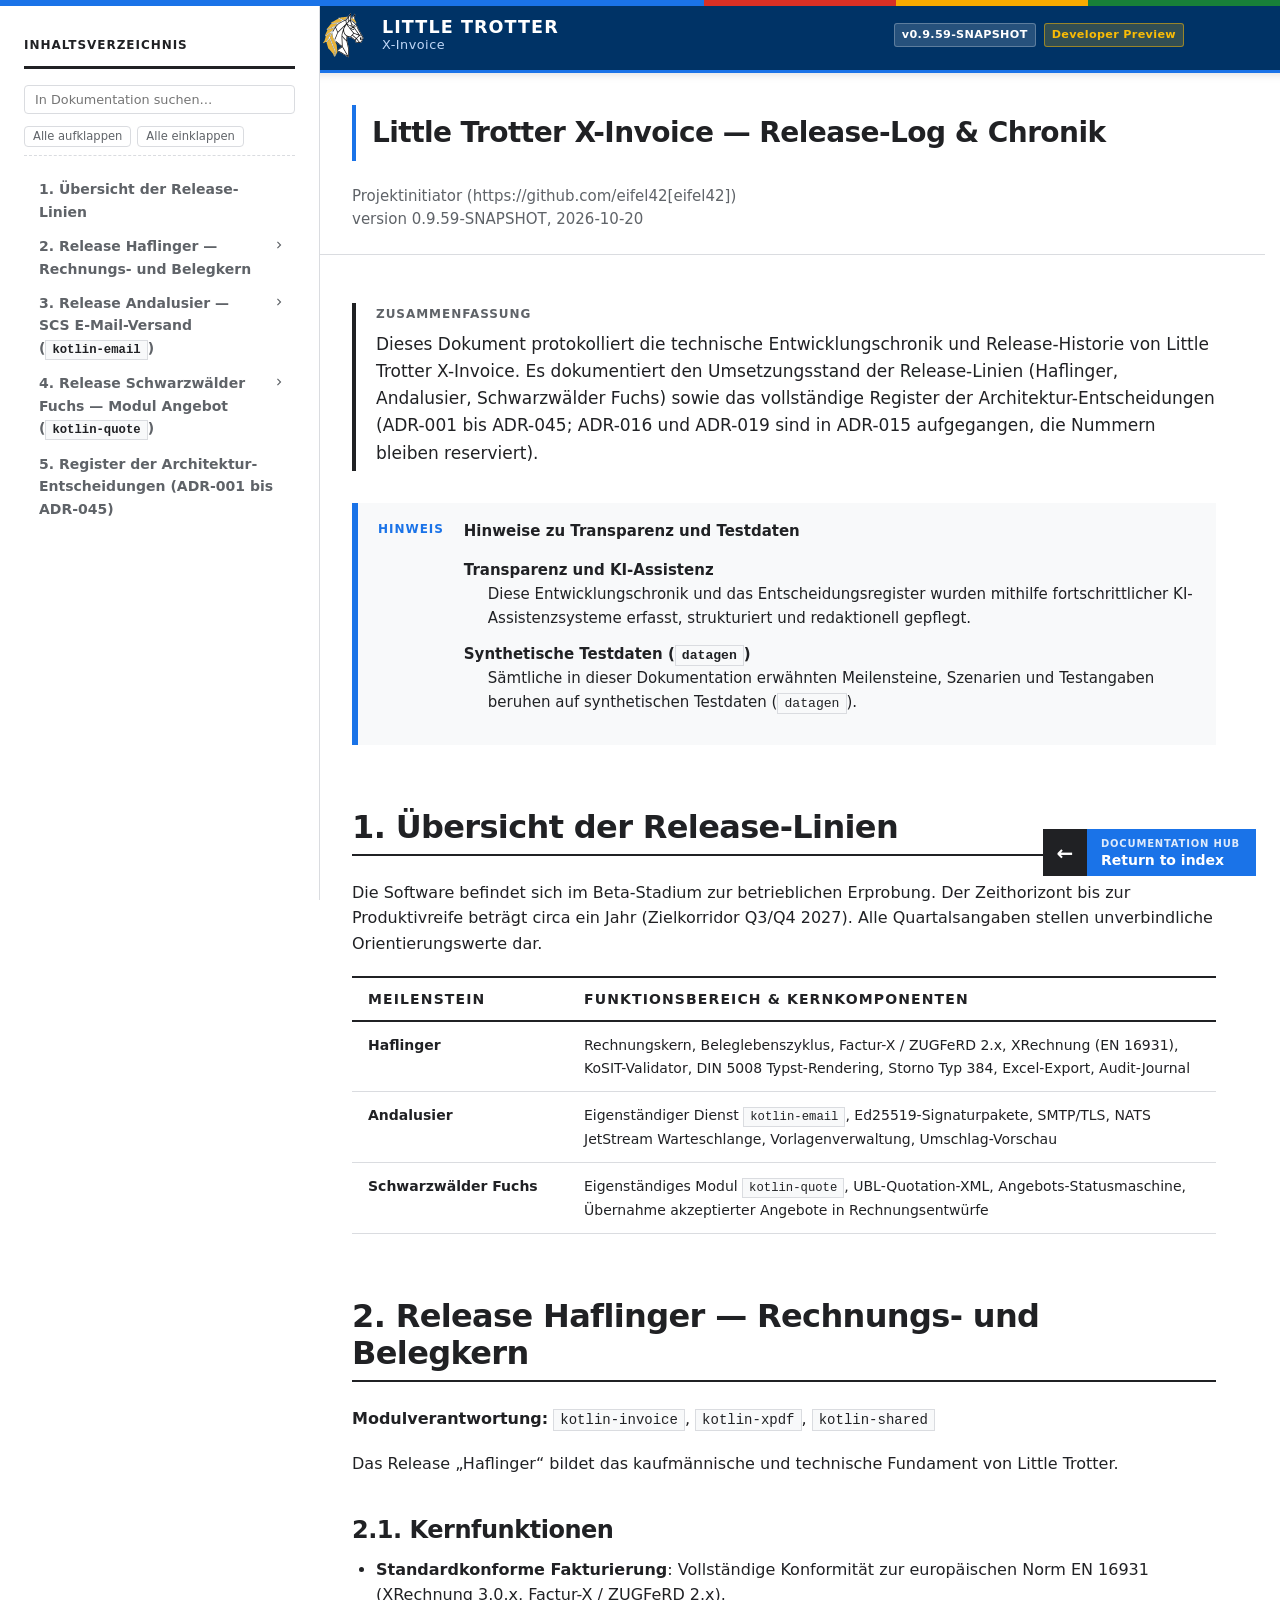
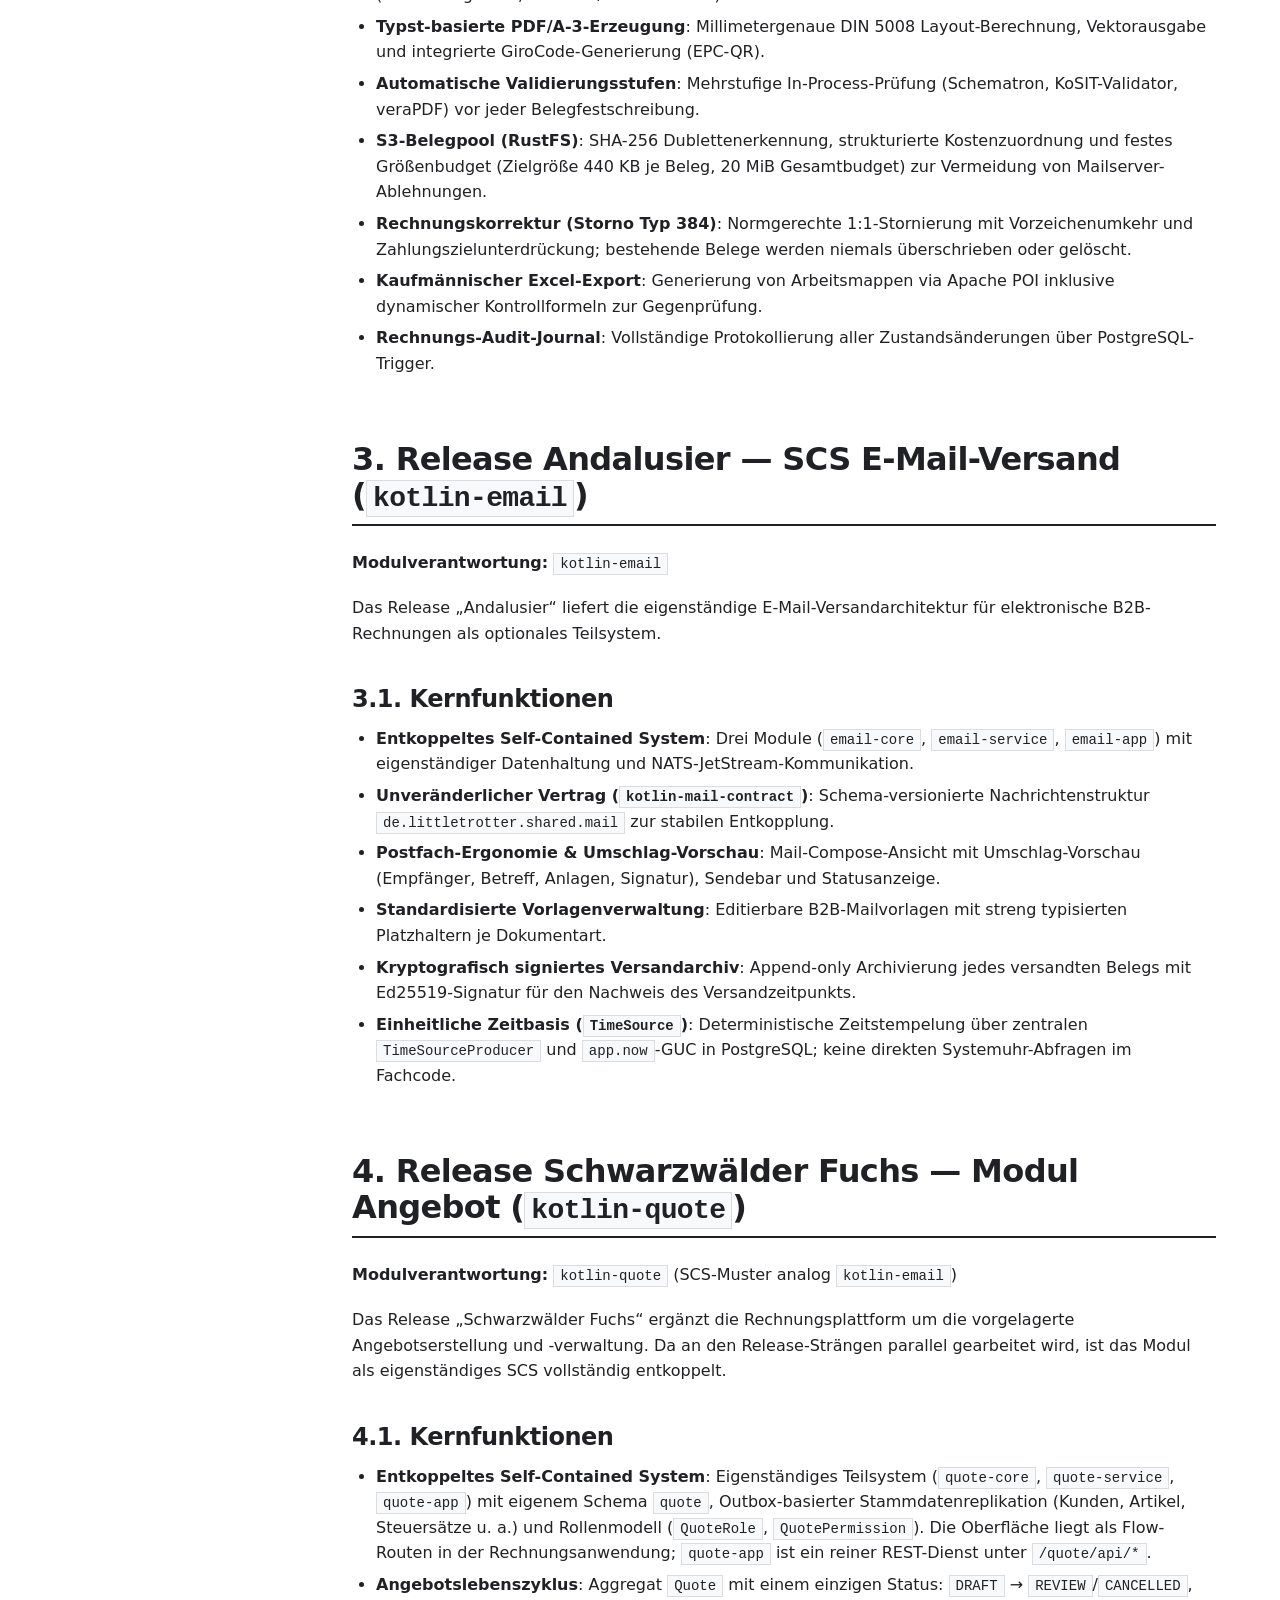
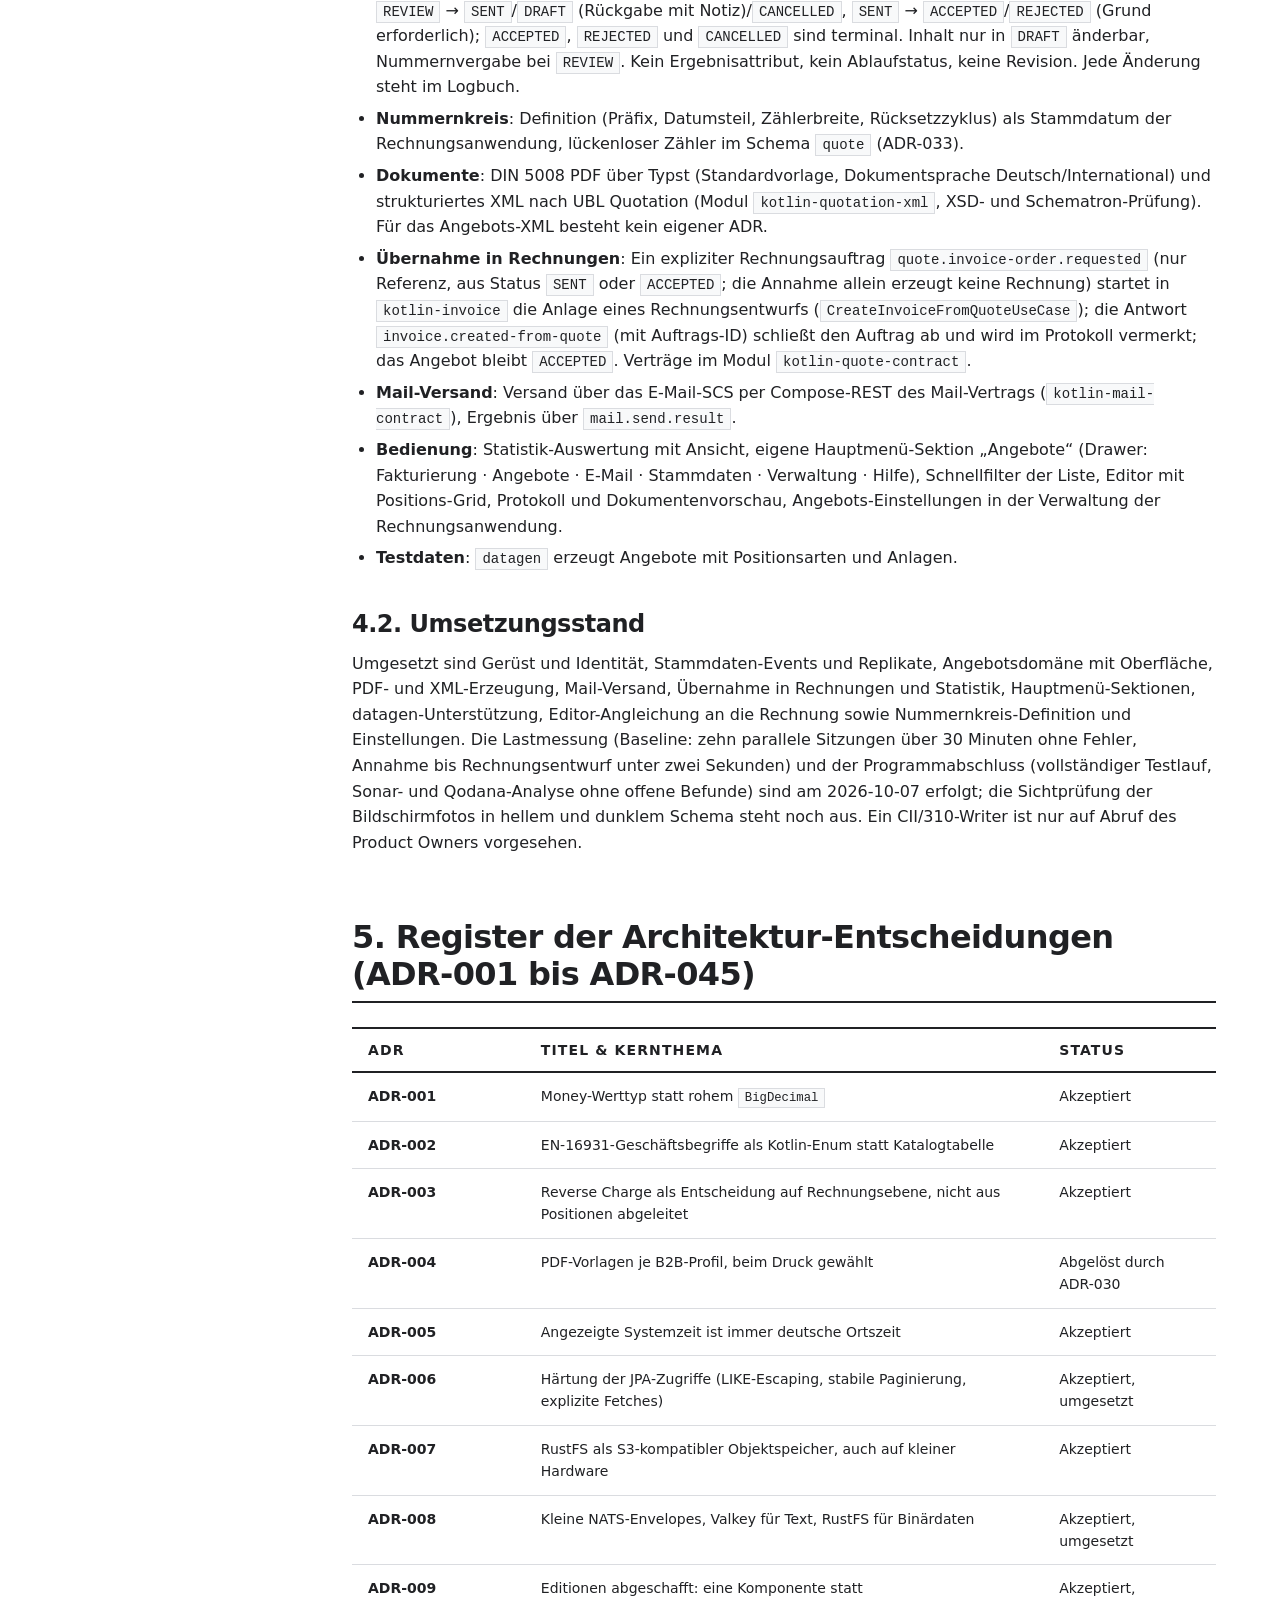
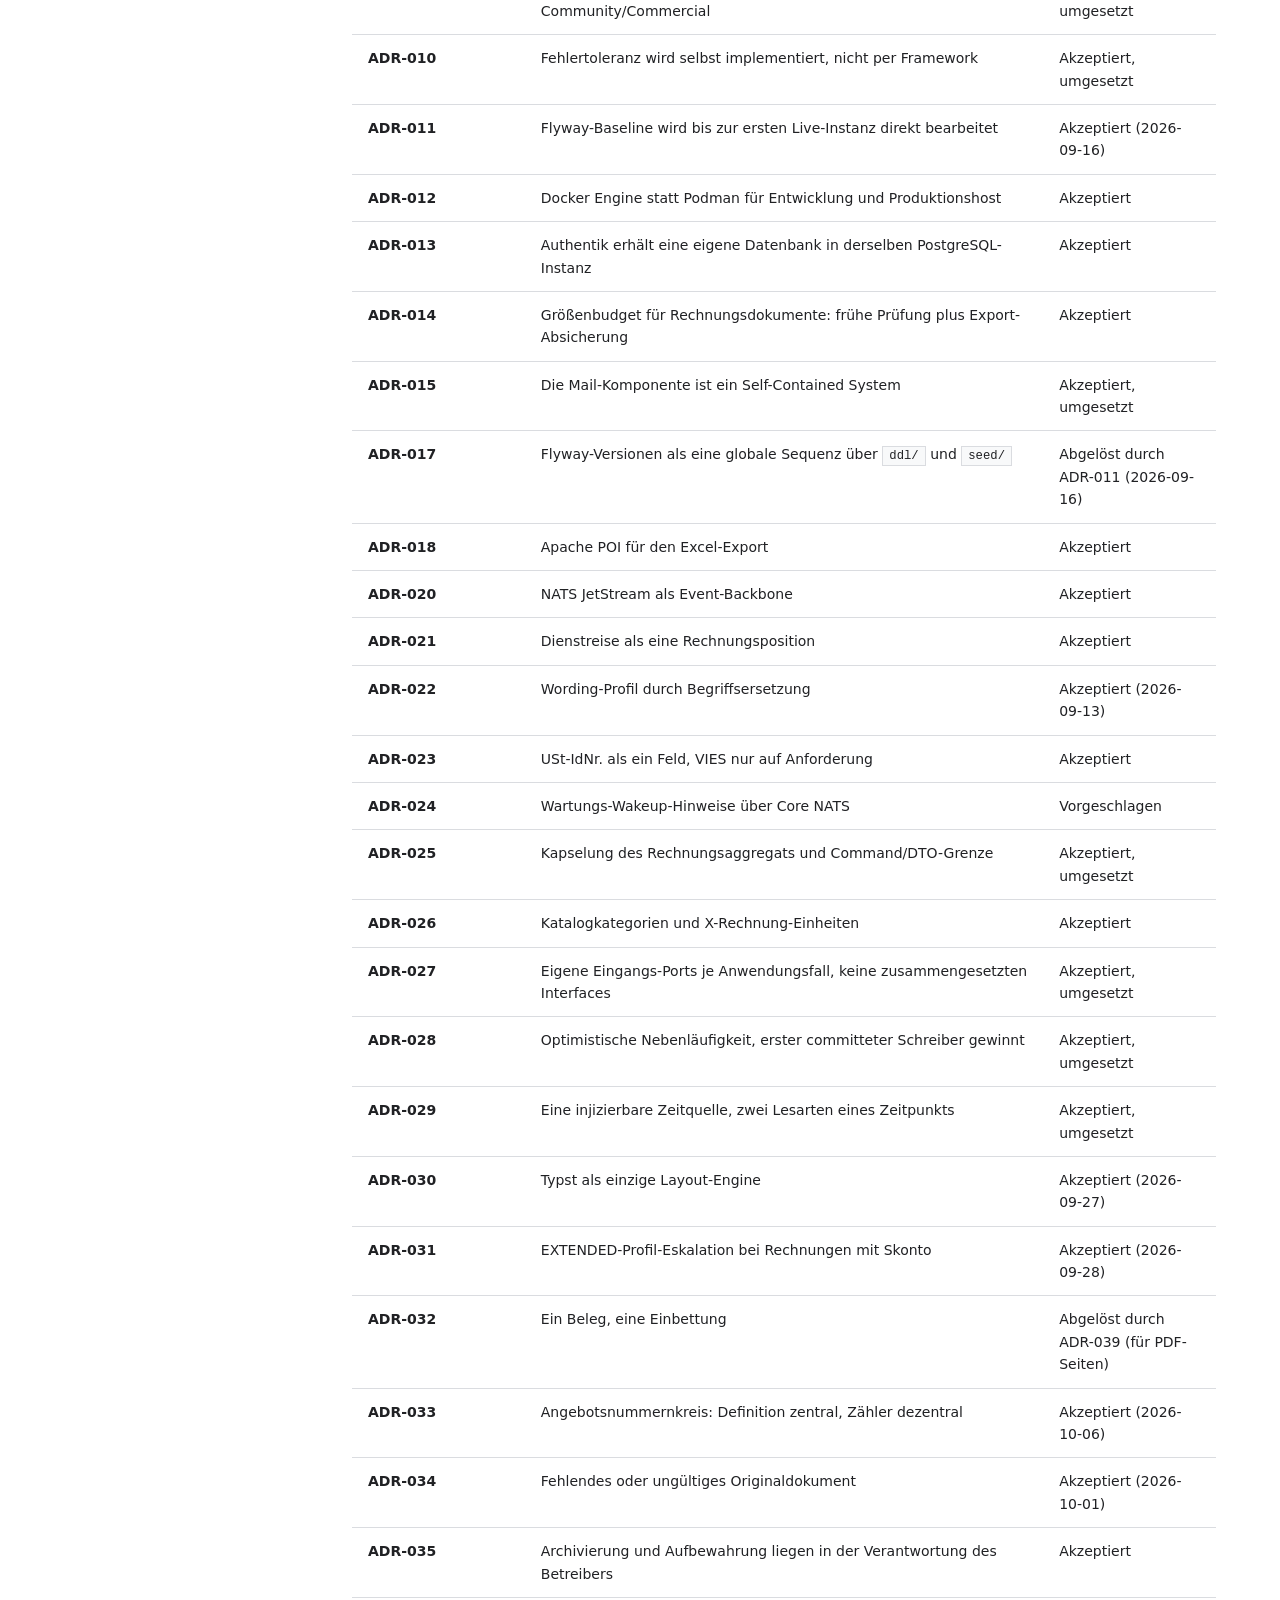
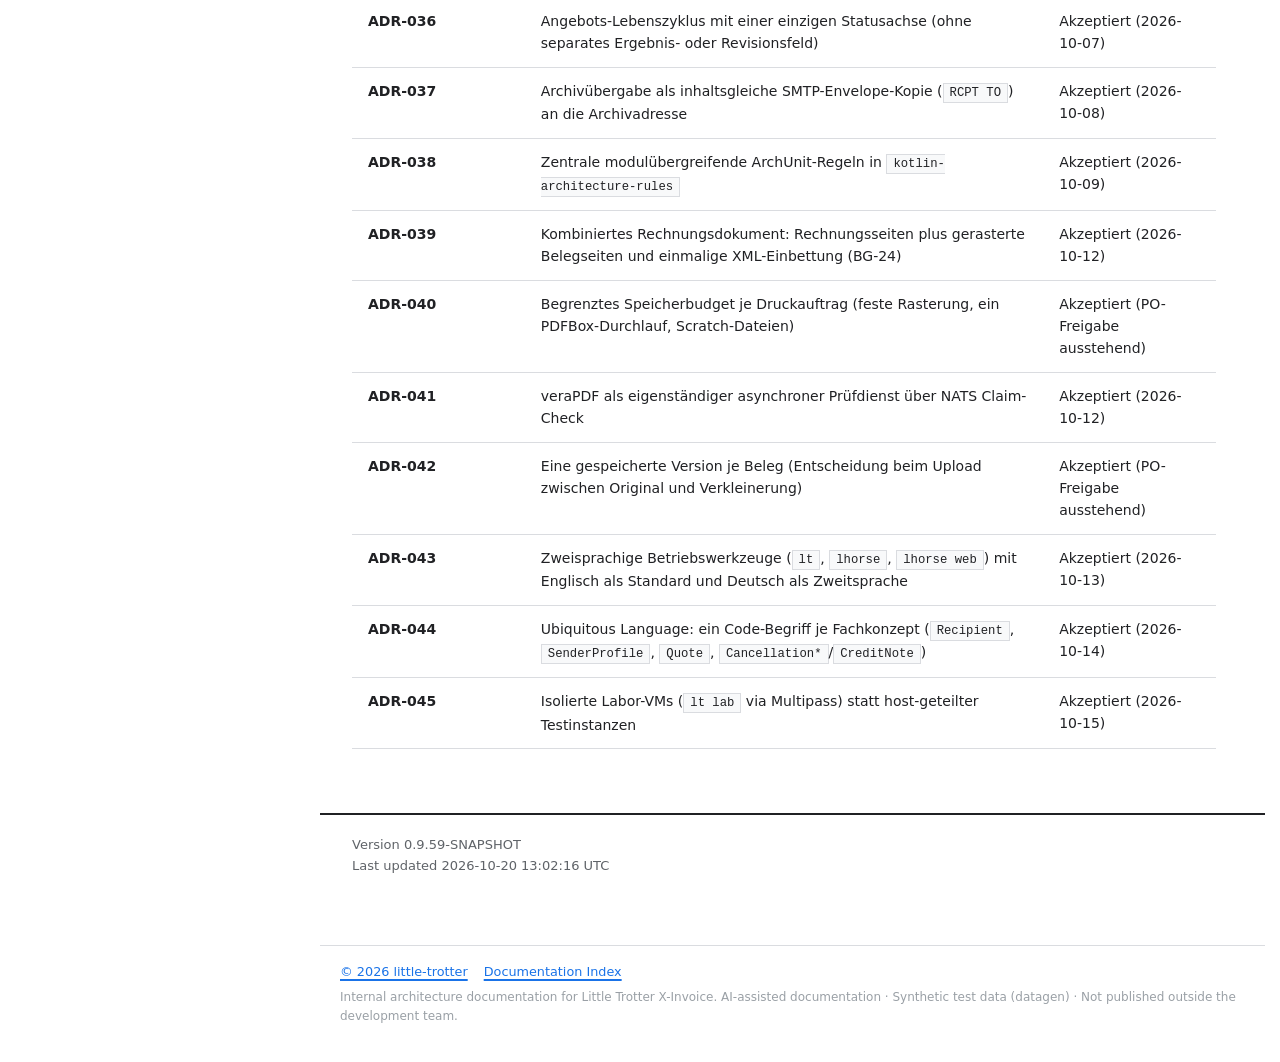
<file: logs.html>
<!DOCTYPE html>
<html lang="de">
<head>
<meta charset="UTF-8">
<meta http-equiv="X-UA-Compatible" content="IE=edge">
<meta name="viewport" content="width=device-width, initial-scale=1.0">
<meta name="generator" content="Asciidoctor 2.0.18">
<meta name="description" content="Entwicklungschronik, Meilensteine der Release-Linien Haflinger, Andalusier und Schwarzwälder Fuchs sowie Register aller Architektur-Entscheidungen (ADR-001 bis ADR-045)">
<meta name="author" content="Projektinitiator (https://github.com/eifel42[eifel42])">
<title>Little Trotter X-Invoice — Release-Log &amp; Chronik</title>
<link rel="stylesheet" href="css/arc42-docs.css">
<!-- arc42 documentation — docinfo header -->
<!-- No external runtime resources: generated output must not depend on CDNs. -->

<!-- Meta tags for better mobile experience -->
<meta name="viewport" content="width=device-width, initial-scale=1.0">
<!-- App accent color (--lt-accent in styles.css); browsers auto-pick a
     prefers-color-scheme variant of the same file, but there is no
     dedicated dark theme-color here since the docs page itself always
     paints its own dark background via CSS regardless. -->
<meta name="theme-color" content="#1A73E8">

<script>
  document.addEventListener('DOMContentLoaded', () => {
    const path = window.location.pathname;
    const isIndex = path.endsWith('/index.html') || path === '/' || path === '';

    if (isIndex || document.querySelector('.back-to-index')) {
      return;
    }

    const pageTitle =
      document.querySelector('#content h1, #header h1')?.textContent?.trim() ||
      document.title.replace(/\s+-\s+.*$/, '').trim() ||
      'Current page';

    const link = document.createElement('a');
    link.href = 'index.html';
    link.className = 'back-to-index';
    link.setAttribute('rel', 'home');
    link.setAttribute('aria-label', `Back from ${pageTitle} to the documentation index`);
    link.setAttribute('title', 'Back to documentation index');
    link.innerHTML = `
      <span class="back-to-index__icon" aria-hidden="true">
        <span class="back-to-index__arrow">&larr;</span>
      </span>
      <span class="back-to-index__copy">
        <span class="back-to-index__eyebrow">Documentation Hub</span>
        <span class="back-to-index__title">Return to index</span>
      </span>
    `;
    document.body.appendChild(link);

    // Executive Brand Header Banner (A-Concept)
    if (!document.querySelector('.lt-brand-bar')) {
      const brandBar = document.createElement('div');
      brandBar.className = 'lt-brand-bar';
      brandBar.innerHTML = `
        <div class="lt-brand-bar__inner">
          <a href="index.html" class="lt-brand-bar__logo-link" title="Little Trotter Homepage">
            <img src="images/little-trotter-head-icon.svg" alt="Little Trotter Horse Head Icon" class="lt-brand-bar__icon" />
          </a>
          <div class="lt-brand-bar__text">
            <div class="lt-brand-bar__title">LITTLE TROTTER</div>
            <div class="lt-brand-bar__subtitle">X-Invoice</div>
          </div>
          <div class="lt-brand-bar__badges">
            <span class="lt-brand-badge">v0.9.59-SNAPSHOT</span>
            <span class="lt-brand-badge lt-brand-badge--preview">Developer Preview</span>
          </div>
        </div>
      `;
      const headerEl = document.getElementById('header') || document.body.firstChild;
      if (headerEl && headerEl.parentNode) {
        headerEl.parentNode.insertBefore(brandBar, headerEl);
      } else {
        document.body.insertBefore(brandBar, document.body.firstChild);
      }
    }
  });
</script>

<!-- Focus styles -->
<style>
  /* Smooth scrolling */
  html {
    scroll-behavior: smooth;
  }

  /* Improved focus styles for accessibility */
  a:focus, button:focus, input:focus, select:focus, textarea:focus {
    outline: 2px solid var(--lt-accent, #1A73E8);
    outline-offset: 2px;
  }

  /* Dark mode: all variables are defined in arc42-docs.css / arc42-canvas.css
     (loaded via :stylesheet:, always present on every page this file is
     injected into) — this block just reads --lt-* custom properties, it
     does not redefine them. */
</style>

<!-- Disclaimer footer injected on all arc42 pages -->
<style>
  #ltx-disclaimer {
    margin-top: 3rem;
    padding: 1rem 1.25rem;
    border-top: 1px solid var(--lt-rule, #DADCE0);
    font-size: 0.8rem;
    color: var(--lt-text-secondary, #5F6368);
    line-height: 1.6;
  }
  #ltx-disclaimer .disclaimer-links {
    display: flex;
    flex-wrap: wrap;
    gap: 6px 16px;
    margin-bottom: 6px;
  }
  #ltx-disclaimer .disclaimer-links a {
    color: var(--lt-accent, #1A73E8);
  }
  #ltx-disclaimer .disclaimer-note {
    color: var(--lt-text-disabled, #9AA0A6);
    font-size: 0.75rem;
  }
  @media print {
    #ltx-disclaimer { display: none; }
  }
</style>
<script>
  document.addEventListener('DOMContentLoaded', () => {
    const footer = document.createElement('div');
    footer.id = 'ltx-disclaimer';
    footer.innerHTML = `
      <div class="disclaimer-links">
        <a href="https://github.com/little-trotter" target="_blank" rel="noopener">&#169; 2026 little-trotter</a>
        <a href="index.html">Documentation Index</a>
      </div>
      <p class="disclaimer-note">
        Internal architecture documentation for Little Trotter X-Invoice.
        AI-assisted documentation &middot; Synthetic test data (datagen) &middot; Not published outside the development team.
      </p>
    `;
    document.body.appendChild(footer);
  });
</script>

<!-- Click-to-zoom lightbox for arc42 diagrams (dependency-free) -->
<style>
  [hidden] {
    display: none !important;
  }

  #content .imageblock img {
    cursor: zoom-in;
  }

  .lt-lightbox {
    position: fixed;
    inset: 0;
    z-index: 10000;
    display: flex;
    align-items: center;
    justify-content: center;
    background: rgba(0, 0, 0, .88);
    cursor: zoom-out;
    touch-action: none;
  }

  /* Sized by script to fit 95vw x 95vh while keeping the aspect ratio: vector diagrams are
     scaled up, raster images never beyond their natural size. No letterboxing, so the
     white diagram background ends exactly where the image ends.
     Zoom/pan is layered on top via a CSS transform (translate + scale) with
     transform-origin at the top-left corner, so the script's math stays in one
     coordinate space (see setZoom/clampPan below). */
  .lt-lightbox__img {
    display: block;
    cursor: zoom-out;
    background: #ffffff;
    transform-origin: 0 0;
    will-change: transform;
    touch-action: none;
    -webkit-user-drag: none;
    user-select: none;
  }

  .lt-lightbox__hint {
    position: fixed;
    left: 0;
    right: 0;
    bottom: .75rem;
    margin: 0;
    text-align: center;
    font-size: 13px;
    color: rgba(255, 255, 255, .75);
    pointer-events: none;
  }

  .lt-lightbox__close {
    position: fixed;
    top: 1rem;
    right: 1rem;
    min-width: 44px;
    min-height: 44px;
    display: flex;
    align-items: center;
    justify-content: center;
    background: rgba(255, 255, 255, .12);
    color: #fff;
    border: 1px solid rgba(255, 255, 255, .4);
    font-size: 1.75rem;
    line-height: 1;
    cursor: pointer;
  }
  .lt-lightbox__close:hover {
    background: rgba(255, 255, 255, .24);
  }
  .lt-lightbox__close:focus {
    outline: 3px solid var(--lt-accent, #1A73E8);
    outline-offset: 2px;
  }
</style>
<script>
  document.addEventListener('DOMContentLoaded', () => {
    const images = document.querySelectorAll('#content .imageblock img');
    if (!images.length) {
      return;
    }

    let overlay = null;
    let overlayImg = null;
    let closeBtn = null;
    let lastFocused = null;

    // Zoom/pan state, shared by the single overlay instance. `scale` is relative
    // to the fitted size from fitOverlayImage(); translate is in screen pixels
    // and applies via `transform: translate(tx,ty) scale(scale)` with
    // transform-origin 0 0 (see CSS), so the maths below stays in one space.
    const MIN_SCALE = 1;
    const MAX_SCALE = 8;
    let scale = 1;
    let tx = 0;
    let ty = 0;
    let baseRect = null; // overlayImg's layout rect while scale=1/tx=0/ty=0
    const activePointers = new Map(); // pointerId -> {x, y}, for pan + pinch
    let dragState = null; // single-pointer drag/click tracking
    let pinchState = null; // two-pointer pinch-zoom tracking
    let pendingClickTimer = null; // double-click disambiguation on the image

    function isSvgSrc(src) {
      return /\.svg(\?.*)?$/i.test(src || '');
    }

    function labelFor(img) {
      const figureTitle = img.closest('.imageblock')?.querySelector('.title')?.textContent?.trim();
      return figureTitle || img.getAttribute('alt') || 'Diagram';
    }

    function fitOverlayImage(allowUpscale) {
      const naturalWidth = overlayImg.naturalWidth;
      const naturalHeight = overlayImg.naturalHeight;
      if (!naturalWidth || !naturalHeight) {
        return;
      }
      let fitted = Math.min(
        (window.innerWidth * 0.95) / naturalWidth,
        (window.innerHeight * 0.95) / naturalHeight
      );
      if (!allowUpscale) {
        fitted = Math.min(fitted, 1);
      }
      overlayImg.style.width = Math.round(naturalWidth * fitted) + 'px';
      overlayImg.style.height = Math.round(naturalHeight * fitted) + 'px';
    }

    function applyTransform() {
      overlayImg.style.transform = `translate(${tx}px, ${ty}px) scale(${scale})`;
    }

    function resetTransform() {
      scale = 1;
      tx = 0;
      ty = 0;
      applyTransform();
      overlayImg.style.cursor = '';
    }

    // Fit the image to the viewport and drop any zoom/pan, then remember its
    // untransformed layout rect -- the fixed reference point for all zoom/pan math.
    function refit(allowUpscale) {
      fitOverlayImage(allowUpscale);
      resetTransform();
      baseRect = overlayImg.getBoundingClientRect();
    }

    // Keep at least 20% of the (scaled) image inside the viewport on each axis.
    function clampPan() {
      if (!baseRect) {
        return;
      }
      const displayedWidth = baseRect.width * scale;
      const displayedHeight = baseRect.height * scale;
      const minVisibleX = displayedWidth * 0.2;
      const minVisibleY = displayedHeight * 0.2;
      const txMax = window.innerWidth - minVisibleX - baseRect.left;
      const txMin = minVisibleX - displayedWidth - baseRect.left;
      const tyMax = window.innerHeight - minVisibleY - baseRect.top;
      const tyMin = minVisibleY - displayedHeight - baseRect.top;
      tx = Math.min(txMax, Math.max(txMin, tx));
      ty = Math.min(tyMax, Math.max(tyMin, ty));
    }

    // Zoom to `newScale`, keeping the content point under (clientX, clientY) fixed on screen.
    function setZoom(newScale, clientX, clientY) {
      if (!baseRect) {
        return;
      }
      newScale = Math.min(MAX_SCALE, Math.max(MIN_SCALE, newScale));
      if (newScale === scale) {
        return;
      }
      const localX = (clientX - baseRect.left - tx) / scale;
      const localY = (clientY - baseRect.top - ty) / scale;
      tx += localX * (scale - newScale);
      ty += localY * (scale - newScale);
      scale = newScale;
      clampPan();
      applyTransform();
      overlayImg.style.cursor = scale > 1 ? 'grab' : '';
    }

    function toggleZoom(clientX, clientY) {
      if (scale > 1) {
        resetTransform();
      } else {
        setZoom(2.5, clientX, clientY);
      }
    }

    function distanceBetween(p1, p2) {
      return Math.hypot(p1.x - p2.x, p1.y - p2.y);
    }

    function midpointBetween(p1, p2) {
      return { x: (p1.x + p2.x) / 2, y: (p1.y + p2.y) / 2 };
    }

    // A pointerup that never moved 4px is a "click". On the backdrop that always
    // closes; on the image it closes only when not zoomed, with a short delay so
    // a second click arriving in time is treated as a double-click (zoom toggle)
    // instead.
    function handleClick(clientX, clientY, onImage) {
      if (!onImage) {
        closeLightbox();
        return;
      }
      if (pendingClickTimer) {
        clearTimeout(pendingClickTimer);
        pendingClickTimer = null;
        toggleZoom(clientX, clientY);
        return;
      }
      pendingClickTimer = setTimeout(() => {
        pendingClickTimer = null;
        if (scale <= 1) {
          closeLightbox();
        }
      }, 300);
    }

    function onPointerDown(event) {
      if (event.target === closeBtn) {
        return; // the button handles its own click
      }
      event.preventDefault(); // no native image drag / text selection while panning
      activePointers.set(event.pointerId, { x: event.clientX, y: event.clientY });
      const onImage = event.target === overlayImg;

      if (activePointers.size === 2) {
        // Second finger: switch to pinch-zoom, drop any single-pointer drag.
        dragState = null;
        const pts = [...activePointers.values()];
        const mid = midpointBetween(pts[0], pts[1]);
        pinchState = {
          dist: distanceBetween(pts[0], pts[1]),
          scale0: scale,
          localX: (mid.x - baseRect.left - tx) / scale,
          localY: (mid.y - baseRect.top - ty) / scale
        };
        return;
      }

      if (activePointers.size === 1) {
        overlayImg.setPointerCapture?.(event.pointerId);
        dragState = {
          pointerId: event.pointerId,
          startX: event.clientX,
          startY: event.clientY,
          startTx: tx,
          startTy: ty,
          moved: false,
          onImage
        };
        if (scale > 1 && onImage) {
          overlayImg.style.cursor = 'grabbing';
        }
      }
    }

    function onPointerMove(event) {
      if (!activePointers.has(event.pointerId)) {
        return;
      }
      activePointers.set(event.pointerId, { x: event.clientX, y: event.clientY });

      if (pinchState && activePointers.size === 2) {
        const pts = [...activePointers.values()];
        const newDist = distanceBetween(pts[0], pts[1]);
        const mid = midpointBetween(pts[0], pts[1]);
        scale = Math.min(MAX_SCALE, Math.max(MIN_SCALE, pinchState.scale0 * (newDist / pinchState.dist)));
        tx = mid.x - baseRect.left - pinchState.localX * scale;
        ty = mid.y - baseRect.top - pinchState.localY * scale;
        clampPan();
        applyTransform();
        return;
      }

      if (dragState && event.pointerId === dragState.pointerId && activePointers.size === 1) {
        const dx = event.clientX - dragState.startX;
        const dy = event.clientY - dragState.startY;
        if (Math.hypot(dx, dy) > 4) {
          dragState.moved = true;
        }
        if (scale > 1 && dragState.onImage) {
          tx = dragState.startTx + dx;
          ty = dragState.startTy + dy;
          clampPan();
          applyTransform();
        }
      }
    }

    function onPointerUp(event) {
      if (!activePointers.has(event.pointerId)) {
        return;
      }
      activePointers.delete(event.pointerId);

      if (pinchState) {
        if (activePointers.size < 2) {
          pinchState = null;
        }
        return;
      }

      if (dragState && event.pointerId === dragState.pointerId) {
        overlayImg.style.cursor = scale > 1 ? 'grab' : '';
        if (!dragState.moved) {
          handleClick(event.clientX, event.clientY, dragState.onImage);
        }
        dragState = null;
      }
    }

    function onPointerCancel(event) {
      activePointers.delete(event.pointerId);
      pinchState = null;
      dragState = null;
    }

    function buildOverlay() {
      overlay = document.createElement('div');
      overlay.className = 'lt-lightbox';
      overlay.setAttribute('role', 'dialog');
      overlay.setAttribute('aria-modal', 'true');
      overlay.hidden = true;

      overlayImg = document.createElement('img');
      overlayImg.className = 'lt-lightbox__img';
      overlayImg.draggable = false; // otherwise a mouse drag starts native image drag-and-drop
      overlayImg.style.transform = 'translate(0px, 0px) scale(1)';

      closeBtn = document.createElement('button');
      closeBtn.type = 'button';
      closeBtn.className = 'lt-lightbox__close';
      closeBtn.setAttribute('aria-label', 'Close enlarged image');
      closeBtn.innerHTML = '&times;';

      const hint = document.createElement('p');
      hint.className = 'lt-lightbox__hint';
      hint.setAttribute('aria-hidden', 'true');
      hint.textContent = 'Scroll or pinch to zoom · drag to pan · 0 resets · Esc closes';

      overlay.appendChild(overlayImg);
      overlay.appendChild(closeBtn);
      overlay.appendChild(hint);
      document.body.appendChild(overlay);

      overlayImg.addEventListener('load', () => refit(isSvgSrc(overlayImg.src)));
      window.addEventListener('resize', () => {
        if (!overlay.hidden) {
          refit(isSvgSrc(overlayImg.src));
        }
      });

      overlay.addEventListener('wheel', (event) => {
        event.preventDefault();
        const notches = -event.deltaY / 100;
        setZoom(scale * Math.pow(1.1, notches), event.clientX, event.clientY);
      }, { passive: false });

      overlay.addEventListener('pointerdown', onPointerDown);
      overlay.addEventListener('pointermove', onPointerMove);
      overlay.addEventListener('pointerup', onPointerUp);
      overlay.addEventListener('pointercancel', onPointerCancel);

      closeBtn.addEventListener('click', (event) => {
        event.stopPropagation();
        closeLightbox();
      });
      overlay.addEventListener('keydown', (event) => {
        const panStep = 40;
        if (event.key === 'Escape') {
          event.preventDefault();
          closeLightbox();
        } else if (event.key === 'Tab') {
          // Only the close button is focusable inside the dialog: keep Tab there.
          event.preventDefault();
          closeBtn.focus();
        } else if (event.key === '+' || event.key === '=') {
          event.preventDefault();
          setZoom(scale * 1.4, window.innerWidth / 2, window.innerHeight / 2);
        } else if (event.key === '-' || event.key === '_') {
          event.preventDefault();
          setZoom(scale / 1.4, window.innerWidth / 2, window.innerHeight / 2);
        } else if (event.key === '0') {
          event.preventDefault();
          resetTransform();
        } else if (event.key === 'ArrowUp' || event.key === 'ArrowDown' || event.key === 'ArrowLeft' || event.key === 'ArrowRight') {
          event.preventDefault();
          if (event.key === 'ArrowUp') ty -= panStep;
          else if (event.key === 'ArrowDown') ty += panStep;
          else if (event.key === 'ArrowLeft') tx += panStep;
          else tx -= panStep;
          clampPan();
          applyTransform();
        }
      });
    }

    function openLightbox(img) {
      if (!overlay) {
        buildOverlay();
      }
      lastFocused = document.activeElement;

      const src = img.currentSrc || img.src;
      overlay.setAttribute('aria-label', img.getAttribute('alt') || labelFor(img));
      overlayImg.alt = img.getAttribute('alt') || '';
      overlayImg.style.width = '';
      overlayImg.style.height = '';
      overlayImg.src = src;
      refit(isSvgSrc(src));

      overlay.hidden = false;
      document.body.style.overflow = 'hidden';
      closeBtn.focus();
    }

    function closeLightbox() {
      if (!overlay || overlay.hidden) {
        return;
      }
      overlay.hidden = true;
      document.body.style.overflow = '';

      if (pendingClickTimer) {
        clearTimeout(pendingClickTimer);
        pendingClickTimer = null;
      }
      dragState = null;
      pinchState = null;
      activePointers.clear();

      if (lastFocused && typeof lastFocused.focus === 'function') {
        lastFocused.focus();
      }
      lastFocused = null;
    }

    images.forEach((img) => {
      img.setAttribute('tabindex', '0');
      img.setAttribute('role', 'button');
      img.setAttribute('aria-label', 'Enlarge: ' + labelFor(img));

      img.addEventListener('click', () => openLightbox(img));
      img.addEventListener('keydown', (event) => {
        if (event.key === 'Enter' || event.key === ' ') {
          event.preventDefault();
          openLightbox(img);
        }
      });
    });
  });
</script>

<!-- Collapsible Table of Contents (Accordion) -->
<style>
  .lt-toc-search {
    margin: 0 0 0.75rem;
    position: relative;
  }
  .lt-toc-search__input {
    width: 100%;
    box-sizing: border-box;
    padding: 6px 10px;
    font-size: 0.8rem;
    font-family: inherit;
    border: 1px solid var(--sidebar-border, #dadce0);
    border-radius: 4px;
    background: var(--lt-surface, #ffffff);
    color: var(--lt-text-primary, #202124);
    outline: none;
    transition: border-color 0.15s ease-in-out, box-shadow 0.15s ease-in-out;
  }
  .lt-toc-search__input:focus {
    border-color: var(--lt-accent, #1a73e8);
    box-shadow: 0 0 0 2px rgba(26, 115, 232, 0.2);
  }
  .lt-toc-search__results {
    display: none;
    max-height: 280px;
    overflow-y: auto;
    margin: 4px 0 0;
    padding: 4px 0;
    list-style: none;
    background: var(--lt-surface, #ffffff);
    border: 1px solid var(--sidebar-border, #dadce0);
    border-radius: 4px;
    box-shadow: 0 4px 12px rgba(0, 0, 0, 0.24);
    font-size: 0.78rem;
    z-index: 10;
  }
  .lt-toc-search__results li a {
    display: block;
    padding: 6px 10px;
    color: var(--lt-text-primary, #202124);
    text-decoration: none;
    line-height: 1.3;
  }
  .lt-toc-search__results li a:hover,
  .lt-toc-search__results li a:focus {
    background: var(--lt-hover, #e8f0fe);
    color: var(--lt-accent, #1a73e8);
  }
  .lt-search-match {
    background: var(--lt-selection, #fff3b0);
    color: var(--lt-text-primary, #202124);
    padding: 1px 3px;
    border-radius: 2px;
  }

  /* Dark mode: the sidebar itself is the surface colour, so the search field and
     its result list sit one step above it (raised surface) to stay visible as
     controls; hover and match use the selection tone with primary text, which
     keeps every pairing above the WCAG AA 4.5:1 contrast bar. */
  @media (prefers-color-scheme: dark) {
    .lt-toc-search__input,
    .lt-toc-search__results {
      background: var(--lt-surface-raised, #35363A);
      border-color: var(--lt-rule, #3C4043);
    }
    .lt-toc-search__input::placeholder {
      color: var(--lt-text-secondary, #BDC1C6);
    }
    .lt-toc-search__results {
      box-shadow: 0 4px 12px rgba(0, 0, 0, 0.6);
    }
    .lt-toc-search__results li a:hover,
    .lt-toc-search__results li a:focus {
      background: var(--lt-selection, #404B5E);
      color: var(--lt-text-primary, #E8EAED);
    }
    .lt-search-match {
      background: var(--lt-selection, #404B5E);
      color: var(--lt-text-primary, #E8EAED);
    }
  }

  .lt-toc-controls {
    display: flex;
    gap: 6px;
    margin: 0 0 1rem;
    padding-bottom: 0.5rem;
    border-bottom: 1px dashed var(--sidebar-border, #dadce0);
  }

  .lt-toc-btn {
    background: transparent;
    border: 1px solid var(--sidebar-border, #dadce0);
    border-radius: 4px;
    padding: 3px 8px;
    font-size: 0.72rem;
    font-family: inherit;
    font-weight: 500;
    color: var(--lt-text-secondary, #5f6368);
    cursor: pointer;
    line-height: 1.2;
    transition: all 0.15s ease-in-out;
  }

  .lt-toc-btn:hover,
  .lt-toc-btn:focus-visible {
    border-color: var(--lt-accent, #1a73e8);
    color: var(--lt-accent, #1a73e8);
    background-color: var(--lt-hover, #e8f0fe);
    outline: none;
  }

  #toc li.has-children {
    position: relative;
  }

  #toc li.has-children > a {
    padding-right: 2.25rem;
  }

  .lt-toc-toggle {
    position: absolute;
    right: 0.25rem;
    top: 0.25rem;
    width: 24px;
    height: 24px;
    display: inline-flex;
    align-items: center;
    justify-content: center;
    background: transparent;
    border: none;
    border-radius: 4px;
    color: var(--lt-text-secondary, #5f6368);
    cursor: pointer;
    padding: 0;
    z-index: 2;
    transition: background-color 0.15s ease-in-out, color 0.15s ease-in-out;
  }

  .lt-toc-toggle:hover,
  .lt-toc-toggle:focus-visible {
    background-color: var(--lt-hover, #e8f0fe);
    color: var(--lt-accent, #1a73e8);
    outline: none;
  }

  .lt-toc-toggle svg {
    width: 14px;
    height: 14px;
    fill: currentColor;
    transition: transform 0.2s cubic-bezier(0.4, 0, 0.2, 1);
  }

  #toc li.has-children > ul {
    display: none;
  }

  #toc li.has-children.is-expanded > ul {
    display: block;
  }

  #toc li.has-children.is-expanded > .lt-toc-toggle svg {
    transform: rotate(90deg);
  }
</style>

<script>
  document.addEventListener('DOMContentLoaded', () => {
    const toc = document.getElementById('toc');
    if (!toc) return;

    const toctitle = document.getElementById('toctitle');
    const isDe = (document.documentElement.lang || 'en').startsWith('de');

    if (toctitle) {
      const searchBox = document.createElement('div');
      searchBox.className = 'lt-toc-search';
      searchBox.innerHTML = `
        <input type="search" class="lt-toc-search__input" placeholder="${isDe ? 'In Dokumentation suchen…' : 'Search documentation…'}" aria-label="${isDe ? 'Dokumentation durchsuchen' : 'Search documentation'}">
        <ul class="lt-toc-search__results" role="listbox"></ul>
      `;
      toctitle.after(searchBox);

      const input = searchBox.querySelector('.lt-toc-search__input');
      const resultsList = searchBox.querySelector('.lt-toc-search__results');

      // Index section titles and paragraphs
      let searchIndex = null;
      function buildIndex() {
        if (searchIndex) return searchIndex;
        searchIndex = [];
        const content = document.getElementById('content');
        if (!content) return searchIndex;
        const headings = content.querySelectorAll('h1, h2, h3, h4');
        headings.forEach(h => {
          const id = h.id || h.querySelector('a.link, a.anchor')?.getAttribute('href')?.replace('#', '');
          if (id && h.textContent.trim()) {
            searchIndex.push({
              id: id,
              title: h.textContent.replace(/^§*\s*[\d.]*\s*/, '').trim(),
              tag: h.tagName.toLowerCase(),
              text: (h.nextElementSibling?.textContent || '').substring(0, 160)
            });
          }
        });
        return searchIndex;
      }

      input.addEventListener('input', () => {
        const query = input.value.trim().toLowerCase();
        if (query.length < 2) {
          resultsList.style.display = 'none';
          resultsList.innerHTML = '';
          return;
        }
        const index = buildIndex();
        const matches = index.filter(item =>
          item.title.toLowerCase().includes(query) || item.text.toLowerCase().includes(query)
        ).slice(0, 8);

        if (matches.length === 0) {
          resultsList.innerHTML = `<li style="padding:6px 10px;color:var(--lt-text-secondary);">${isDe ? 'Keine Treffer' : 'No results found'}</li>`;
          resultsList.style.display = 'block';
          return;
        }

        resultsList.innerHTML = matches.map(m => `
          <li>
            <a href="#${m.id}">
              <strong>${m.title}</strong>
              <div style="font-size:0.7rem;color:var(--lt-text-secondary);white-space:nowrap;overflow:hidden;text-overflow:ellipsis;">${m.text}</div>
            </a>
          </li>
        `).join('');
        resultsList.style.display = 'block';
      });

      resultsList.addEventListener('click', (e) => {
        const link = e.target.closest('a');
        if (link) {
          resultsList.style.display = 'none';
          input.value = '';
        }
      });

      document.addEventListener('click', (e) => {
        if (!searchBox.contains(e.target)) {
          resultsList.style.display = 'none';
        }
      });

      // Quick shortcut '/' to focus search
      document.addEventListener('keydown', (e) => {
        if (e.key === '/' && document.activeElement !== input && !['INPUT', 'TEXTAREA'].includes(document.activeElement?.tagName)) {
          e.preventDefault();
          input.focus();
        }
      });

      const controls = document.createElement('div');
      controls.className = 'lt-toc-controls';
      controls.innerHTML = `
        <button type="button" class="lt-toc-btn lt-toc-btn--expand" title="${isDe ? 'Alle Abschnitte aufklappen' : 'Expand all sections'}">${isDe ? 'Alle aufklappen' : 'Expand all'}</button>
        <button type="button" class="lt-toc-btn lt-toc-btn--collapse" title="${isDe ? 'Alle Abschnitte einklappen' : 'Collapse all sections'}">${isDe ? 'Alle einklappen' : 'Collapse all'}</button>
      `;
      searchBox.after(controls);

      controls.querySelector('.lt-toc-btn--expand').addEventListener('click', () => {
        toc.querySelectorAll('li.has-children').forEach((li) => {
          li.classList.add('is-expanded');
          const btn = li.querySelector(':scope > .lt-toc-toggle');
          if (btn) btn.setAttribute('aria-expanded', 'true');
        });
      });

      controls.querySelector('.lt-toc-btn--collapse').addEventListener('click', () => {
        toc.querySelectorAll('li.has-children').forEach((li) => {
          li.classList.remove('is-expanded');
          const btn = li.querySelector(':scope > .lt-toc-toggle');
          if (btn) btn.setAttribute('aria-expanded', 'false');
        });
      });
    }

    const allLis = toc.querySelectorAll('li');
    allLis.forEach((li) => {
      const childUl = li.querySelector(':scope > ul');
      const link = li.querySelector(':scope > a');
      if (!childUl || !link) return;

      li.classList.add('has-children');

      const toggle = document.createElement('button');
      toggle.type = 'button';
      toggle.className = 'lt-toc-toggle';
      toggle.setAttribute('aria-expanded', 'false');
      toggle.setAttribute('aria-label', isDe ? 'Unterpunkte umschalten' : 'Toggle sub-sections');
      toggle.innerHTML = `<svg viewBox="0 0 24 24" aria-hidden="true"><path d="M8.59 16.59L13.17 12 8.59 7.41 10 6l6 6-6 6-1.41-1.41z"/></svg>`;

      link.after(toggle);

      toggle.addEventListener('click', (e) => {
        e.stopPropagation();
        e.preventDefault();
        const expanded = li.classList.toggle('is-expanded');
        toggle.setAttribute('aria-expanded', expanded ? 'true' : 'false');
      });

      link.addEventListener('click', () => {
        li.classList.add('is-expanded');
        toggle.setAttribute('aria-expanded', 'true');
      });
    });

    function expandCurrentAnchor() {
      const hash = window.location.hash;
      if (!hash) return;
      try {
        const activeLink = toc.querySelector(`a[href="${hash}"]`);
        if (activeLink) {
          let parent = activeLink.closest('li.has-children');
          while (parent) {
            parent.classList.add('is-expanded');
            const btn = parent.querySelector(':scope > .lt-toc-toggle');
            if (btn) btn.setAttribute('aria-expanded', 'true');
            parent = parent.parentElement ? parent.parentElement.closest('li.has-children') : null;
          }
        }
      } catch (err) {
        // Ignore malformed selector
      }
    }

    expandCurrentAnchor();
    window.addEventListener('hashchange', expandCurrentAnchor);
  });
</script>
</head>
<body class="book toc2 toc-left">
<div id="header">
<h1>Little Trotter X-Invoice — Release-Log &amp; Chronik</h1>
<div class="details">
<span id="author" class="author">Projektinitiator (https://github.com/eifel42[eifel42])</span><br>
<span id="revnumber">version 0.9.59-SNAPSHOT,</span>
<span id="revdate">2026-10-20</span>
</div>
<div id="toc" class="toc2">
<div id="toctitle">Inhaltsverzeichnis</div>
<ul class="sectlevel1">
<li><a href="#_übersicht_der_release_linien">1. Übersicht der Release-Linien</a></li>
<li><a href="#_release_haflinger_rechnungs_und_belegkern">2. Release Haflinger — Rechnungs- und Belegkern</a>
<ul class="sectlevel2">
<li><a href="#_kernfunktionen">2.1. Kernfunktionen</a></li>
</ul>
</li>
<li><a href="#_release_andalusier_scs_e_mail_versand_kotlin_email">3. Release Andalusier — SCS E-Mail-Versand (<code>kotlin-email</code>)</a>
<ul class="sectlevel2">
<li><a href="#_kernfunktionen_2">3.1. Kernfunktionen</a></li>
</ul>
</li>
<li><a href="#_release_schwarzwälder_fuchs_modul_angebot_kotlin_quote">4. Release Schwarzwälder Fuchs — Modul Angebot (<code>kotlin-quote</code>)</a>
<ul class="sectlevel2">
<li><a href="#_kernfunktionen_3">4.1. Kernfunktionen</a></li>
<li><a href="#_umsetzungsstand">4.2. Umsetzungsstand</a></li>
</ul>
</li>
<li><a href="#_register_der_architektur_entscheidungen_adr_001_bis_adr_045">5. Register der Architektur-Entscheidungen (ADR-001 bis ADR-045)</a></li>
</ul>
</div>
</div>
<div id="content">
<div id="preamble">
<div class="sectionbody">
<div class="quoteblock abstract">
<div class="title">Zusammenfassung</div>
<blockquote>
Dieses Dokument protokolliert die technische Entwicklungschronik und Release-Historie von Little Trotter X-Invoice. Es dokumentiert den Umsetzungsstand der Release-Linien (Haflinger, Andalusier, Schwarzwälder Fuchs) sowie das vollständige Register der Architektur-Entscheidungen (ADR-001 bis ADR-045; ADR-016 und ADR-019 sind in ADR-015 aufgegangen, die Nummern bleiben reserviert).
</blockquote>
</div>
<div class="admonitionblock note">
<table>
<tr>
<td class="icon">
<div class="title">Hinweis</div>
</td>
<td class="content">
<div class="dlist">
<div class="title">Hinweise zu Transparenz und Testdaten</div>
<dl>
<dt class="hdlist1">Transparenz und KI-Assistenz</dt>
<dd>
<p>Diese Entwicklungschronik und das Entscheidungsregister wurden mithilfe fortschrittlicher KI-Assistenzsysteme erfasst, strukturiert und redaktionell gepflegt.</p>
</dd>
<dt class="hdlist1">Synthetische Testdaten (<code>datagen</code>)</dt>
<dd>
<p>Sämtliche in dieser Dokumentation erwähnten Meilensteine, Szenarien und Testangaben beruhen auf synthetischen Testdaten (<code>datagen</code>).</p>
</dd>
</dl>
</div>
</td>
</tr>
</table>
</div>
</div>
</div>
<div class="sect1">
<h2 id="_übersicht_der_release_linien"><a class="anchor" href="#_übersicht_der_release_linien"></a><a class="link" href="#_übersicht_der_release_linien">1. Übersicht der Release-Linien</a></h2>
<div class="sectionbody">
<div class="paragraph">
<p>Die Software befindet sich im Beta-Stadium zur betrieblichen Erprobung. Der Zeithorizont bis zur Produktivreife beträgt circa ein Jahr (Zielkorridor Q3/Q4 2027). Alle Quartalsangaben stellen unverbindliche Orientierungswerte dar.</p>
</div>
<table class="tableblock frame-all grid-all stretch">
<colgroup>
<col style="width: 25%;">
<col style="width: 75%;">
</colgroup>
<thead>
<tr>
<th class="tableblock halign-left valign-top">Meilenstein</th>
<th class="tableblock halign-left valign-top">Funktionsbereich &amp; Kernkomponenten</th>
</tr>
</thead>
<tbody>
<tr>
<td class="tableblock halign-left valign-top"><p class="tableblock"><strong>Haflinger</strong></p></td>
<td class="tableblock halign-left valign-top"><p class="tableblock">Rechnungskern, Beleglebenszyklus, Factur-X / ZUGFeRD 2.x, XRechnung (EN 16931), KoSIT-Validator, DIN 5008 Typst-Rendering, Storno Typ 384, Excel-Export, Audit-Journal</p></td>
</tr>
<tr>
<td class="tableblock halign-left valign-top"><p class="tableblock"><strong>Andalusier</strong></p></td>
<td class="tableblock halign-left valign-top"><p class="tableblock">Eigenständiger Dienst <code>kotlin-email</code>, Ed25519-Signaturpakete, SMTP/TLS, NATS JetStream Warteschlange, Vorlagenverwaltung, Umschlag-Vorschau</p></td>
</tr>
<tr>
<td class="tableblock halign-left valign-top"><p class="tableblock"><strong>Schwarzwälder Fuchs</strong></p></td>
<td class="tableblock halign-left valign-top"><p class="tableblock">Eigenständiges Modul <code>kotlin-quote</code>, UBL-Quotation-XML, Angebots-Statusmaschine, Übernahme akzeptierter Angebote in Rechnungsentwürfe</p></td>
</tr>
</tbody>
</table>
</div>
</div>
<div class="sect1">
<h2 id="_release_haflinger_rechnungs_und_belegkern"><a class="anchor" href="#_release_haflinger_rechnungs_und_belegkern"></a><a class="link" href="#_release_haflinger_rechnungs_und_belegkern">2. Release Haflinger — Rechnungs- und Belegkern</a></h2>
<div class="sectionbody">
<div class="paragraph">
<p><strong>Modulverantwortung:</strong> <code>kotlin-invoice</code>, <code>kotlin-xpdf</code>, <code>kotlin-shared</code></p>
</div>
<div class="paragraph">
<p>Das Release „Haflinger“ bildet das kaufmännische und technische Fundament von Little Trotter.</p>
</div>
<div class="sect2">
<h3 id="_kernfunktionen"><a class="anchor" href="#_kernfunktionen"></a><a class="link" href="#_kernfunktionen">2.1. Kernfunktionen</a></h3>
<div class="ulist">
<ul>
<li>
<p><strong>Standardkonforme Fakturierung</strong>: Vollständige Konformität zur europäischen Norm EN 16931 (XRechnung 3.0.x, Factur-X / ZUGFeRD 2.x).</p>
</li>
<li>
<p><strong>Typst-basierte PDF/A-3-Erzeugung</strong>: Millimetergenaue DIN 5008 Layout-Berechnung, Vektorausgabe und integrierte GiroCode-Generierung (EPC-QR).</p>
</li>
<li>
<p><strong>Automatische Validierungsstufen</strong>: Mehrstufige In-Process-Prüfung (Schematron, KoSIT-Validator, veraPDF) vor jeder Belegfestschreibung.</p>
</li>
<li>
<p><strong>S3-Belegpool (RustFS)</strong>: SHA-256 Dublettenerkennung, strukturierte Kostenzuordnung und festes Größenbudget (Zielgröße 440 KB je Beleg, 20 MiB Gesamtbudget) zur Vermeidung von Mailserver-Ablehnungen.</p>
</li>
<li>
<p><strong>Rechnungskorrektur (Storno Typ 384)</strong>: Normgerechte 1:1-Stornierung mit Vorzeichenumkehr und Zahlungszielunterdrückung; bestehende Belege werden niemals überschrieben oder gelöscht.</p>
</li>
<li>
<p><strong>Kaufmännischer Excel-Export</strong>: Generierung von Arbeitsmappen via Apache POI inklusive dynamischer Kontrollformeln zur Gegenprüfung.</p>
</li>
<li>
<p><strong>Rechnungs-Audit-Journal</strong>: Vollständige Protokollierung aller Zustandsänderungen über PostgreSQL-Trigger.</p>
</li>
</ul>
</div>
</div>
</div>
</div>
<div class="sect1">
<h2 id="_release_andalusier_scs_e_mail_versand_kotlin_email"><a class="anchor" href="#_release_andalusier_scs_e_mail_versand_kotlin_email"></a><a class="link" href="#_release_andalusier_scs_e_mail_versand_kotlin_email">3. Release Andalusier — SCS E-Mail-Versand (<code>kotlin-email</code>)</a></h2>
<div class="sectionbody">
<div class="paragraph">
<p><strong>Modulverantwortung:</strong> <code>kotlin-email</code></p>
</div>
<div class="paragraph">
<p>Das Release „Andalusier“ liefert die eigenständige E-Mail-Versandarchitektur für elektronische B2B-Rechnungen als optionales Teilsystem.</p>
</div>
<div class="sect2">
<h3 id="_kernfunktionen_2"><a class="anchor" href="#_kernfunktionen_2"></a><a class="link" href="#_kernfunktionen_2">3.1. Kernfunktionen</a></h3>
<div class="ulist">
<ul>
<li>
<p><strong>Entkoppeltes Self-Contained System</strong>: Drei Module (<code>email-core</code>, <code>email-service</code>, <code>email-app</code>) mit eigenständiger Datenhaltung und NATS-JetStream-Kommunikation.</p>
</li>
<li>
<p><strong>Unveränderlicher Vertrag (<code>kotlin-mail-contract</code>)</strong>: Schema-versionierte Nachrichtenstruktur <code>de.littletrotter.shared.mail</code> zur stabilen Entkopplung.</p>
</li>
<li>
<p><strong>Postfach-Ergonomie &amp; Umschlag-Vorschau</strong>: Mail-Compose-Ansicht mit Umschlag-Vorschau (Empfänger, Betreff, Anlagen, Signatur), Sendebar und Statusanzeige.</p>
</li>
<li>
<p><strong>Standardisierte Vorlagenverwaltung</strong>: Editierbare B2B-Mailvorlagen mit streng typisierten Platzhaltern je Dokumentart.</p>
</li>
<li>
<p><strong>Kryptografisch signiertes Versandarchiv</strong>: Append-only Archivierung jedes versandten Belegs mit Ed25519-Signatur für den Nachweis des Versandzeitpunkts.</p>
</li>
<li>
<p><strong>Einheitliche Zeitbasis (<code>TimeSource</code>)</strong>: Deterministische Zeitstempelung über zentralen <code>TimeSourceProducer</code> und <code>app.now</code>-GUC in PostgreSQL; keine direkten Systemuhr-Abfragen im Fachcode.</p>
</li>
</ul>
</div>
</div>
</div>
</div>
<div class="sect1">
<h2 id="_release_schwarzwälder_fuchs_modul_angebot_kotlin_quote"><a class="anchor" href="#_release_schwarzwälder_fuchs_modul_angebot_kotlin_quote"></a><a class="link" href="#_release_schwarzwälder_fuchs_modul_angebot_kotlin_quote">4. Release Schwarzwälder Fuchs — Modul Angebot (<code>kotlin-quote</code>)</a></h2>
<div class="sectionbody">
<div class="paragraph">
<p><strong>Modulverantwortung:</strong> <code>kotlin-quote</code> (SCS-Muster analog <code>kotlin-email</code>)</p>
</div>
<div class="paragraph">
<p>Das Release „Schwarzwälder Fuchs“ ergänzt die Rechnungsplattform um die vorgelagerte Angebotserstellung und -verwaltung. Da an den Release-Strängen parallel gearbeitet wird, ist das Modul als eigenständiges SCS vollständig entkoppelt.</p>
</div>
<div class="sect2">
<h3 id="_kernfunktionen_3"><a class="anchor" href="#_kernfunktionen_3"></a><a class="link" href="#_kernfunktionen_3">4.1. Kernfunktionen</a></h3>
<div class="ulist">
<ul>
<li>
<p><strong>Entkoppeltes Self-Contained System</strong>: Eigenständiges Teilsystem (<code>quote-core</code>, <code>quote-service</code>, <code>quote-app</code>) mit eigenem Schema <code>quote</code>, Outbox-basierter Stammdatenreplikation (Kunden, Artikel, Steuersätze u. a.) und Rollenmodell (<code>QuoteRole</code>, <code>QuotePermission</code>). Die Oberfläche liegt als Flow-Routen in der Rechnungsanwendung; <code>quote-app</code> ist ein reiner REST-Dienst unter <code>/quote/api/*</code>.</p>
</li>
<li>
<p><strong>Angebotslebenszyklus</strong>: Aggregat <code>Quote</code> mit einem einzigen Status: <code>DRAFT</code> → <code>REVIEW</code>/<code>CANCELLED</code>, <code>REVIEW</code> → <code>SENT</code>/<code>DRAFT</code> (Rückgabe mit Notiz)/<code>CANCELLED</code>, <code>SENT</code> → <code>ACCEPTED</code>/<code>REJECTED</code> (Grund erforderlich); <code>ACCEPTED</code>, <code>REJECTED</code> und <code>CANCELLED</code> sind terminal. Inhalt nur in <code>DRAFT</code> änderbar, Nummernvergabe bei <code>REVIEW</code>. Kein Ergebnisattribut, kein Ablaufstatus, keine Revision. Jede Änderung steht im Logbuch.</p>
</li>
<li>
<p><strong>Nummernkreis</strong>: Definition (Präfix, Datumsteil, Zählerbreite, Rücksetzzyklus) als Stammdatum der Rechnungsanwendung, lückenloser Zähler im Schema <code>quote</code> (ADR-033).</p>
</li>
<li>
<p><strong>Dokumente</strong>: DIN 5008 PDF über Typst (Standardvorlage, Dokumentsprache Deutsch/International) und strukturiertes XML nach UBL Quotation (Modul <code>kotlin-quotation-xml</code>, XSD- und Schematron-Prüfung). Für das Angebots-XML besteht kein eigener ADR.</p>
</li>
<li>
<p><strong>Übernahme in Rechnungen</strong>: Ein expliziter Rechnungsauftrag <code>quote.invoice-order.requested</code> (nur Referenz, aus Status <code>SENT</code> oder <code>ACCEPTED</code>; die Annahme allein erzeugt keine Rechnung) startet in <code>kotlin-invoice</code> die Anlage eines Rechnungsentwurfs (<code>CreateInvoiceFromQuoteUseCase</code>); die Antwort <code>invoice.created-from-quote</code> (mit Auftrags-ID) schließt den Auftrag ab und wird im Protokoll vermerkt; das Angebot bleibt <code>ACCEPTED</code>. Verträge im Modul <code>kotlin-quote-contract</code>.</p>
</li>
<li>
<p><strong>Mail-Versand</strong>: Versand über das E-Mail-SCS per Compose-REST des Mail-Vertrags (<code>kotlin-mail-contract</code>), Ergebnis über <code>mail.send.result</code>.</p>
</li>
<li>
<p><strong>Bedienung</strong>: Statistik-Auswertung mit Ansicht, eigene Hauptmenü-Sektion „Angebote“ (Drawer: Fakturierung · Angebote · E-Mail · Stammdaten · Verwaltung · Hilfe), Schnellfilter der Liste, Editor mit Positions-Grid, Protokoll und Dokumentenvorschau, Angebots-Einstellungen in der Verwaltung der Rechnungsanwendung.</p>
</li>
<li>
<p><strong>Testdaten</strong>: <code>datagen</code> erzeugt Angebote mit Positionsarten und Anlagen.</p>
</li>
</ul>
</div>
</div>
<div class="sect2">
<h3 id="_umsetzungsstand"><a class="anchor" href="#_umsetzungsstand"></a><a class="link" href="#_umsetzungsstand">4.2. Umsetzungsstand</a></h3>
<div class="paragraph">
<p>Umgesetzt sind Gerüst und Identität, Stammdaten-Events und Replikate, Angebotsdomäne mit Oberfläche, PDF- und XML-Erzeugung, Mail-Versand, Übernahme in Rechnungen und Statistik, Hauptmenü-Sektionen, datagen-Unterstützung, Editor-Angleichung an die Rechnung sowie Nummernkreis-Definition und Einstellungen. Die Lastmessung (Baseline: zehn parallele Sitzungen über 30 Minuten ohne Fehler, Annahme bis Rechnungsentwurf unter zwei Sekunden) und der Programmabschluss (vollständiger Testlauf, Sonar- und Qodana-Analyse ohne offene Befunde) sind am 2026-10-07 erfolgt; die Sichtprüfung der Bildschirmfotos in hellem und dunklem Schema steht noch aus. Ein CII/310-Writer ist nur auf Abruf des Product Owners vorgesehen.</p>
</div>
</div>
</div>
</div>
<div class="sect1">
<h2 id="_register_der_architektur_entscheidungen_adr_001_bis_adr_045"><a class="anchor" href="#_register_der_architektur_entscheidungen_adr_001_bis_adr_045"></a><a class="link" href="#_register_der_architektur_entscheidungen_adr_001_bis_adr_045">5. Register der Architektur-Entscheidungen (ADR-001 bis ADR-045)</a></h2>
<div class="sectionbody">
<table class="tableblock frame-all grid-all stretch">
<colgroup>
<col style="width: 20%;">
<col style="width: 60%;">
<col style="width: 20%;">
</colgroup>
<thead>
<tr>
<th class="tableblock halign-left valign-top">ADR</th>
<th class="tableblock halign-left valign-top">Titel &amp; Kernthema</th>
<th class="tableblock halign-left valign-top">Status</th>
</tr>
</thead>
<tbody>
<tr>
<td class="tableblock halign-left valign-top"><p class="tableblock"><strong>ADR-001</strong></p></td>
<td class="tableblock halign-left valign-top"><p class="tableblock">Money-Werttyp statt rohem <code>BigDecimal</code></p></td>
<td class="tableblock halign-left valign-top"><p class="tableblock">Akzeptiert</p></td>
</tr>
<tr>
<td class="tableblock halign-left valign-top"><p class="tableblock"><strong>ADR-002</strong></p></td>
<td class="tableblock halign-left valign-top"><p class="tableblock">EN-16931-Geschäftsbegriffe als Kotlin-Enum statt Katalogtabelle</p></td>
<td class="tableblock halign-left valign-top"><p class="tableblock">Akzeptiert</p></td>
</tr>
<tr>
<td class="tableblock halign-left valign-top"><p class="tableblock"><strong>ADR-003</strong></p></td>
<td class="tableblock halign-left valign-top"><p class="tableblock">Reverse Charge als Entscheidung auf Rechnungsebene, nicht aus Positionen abgeleitet</p></td>
<td class="tableblock halign-left valign-top"><p class="tableblock">Akzeptiert</p></td>
</tr>
<tr>
<td class="tableblock halign-left valign-top"><p class="tableblock"><strong>ADR-004</strong></p></td>
<td class="tableblock halign-left valign-top"><p class="tableblock">PDF-Vorlagen je B2B-Profil, beim Druck gewählt</p></td>
<td class="tableblock halign-left valign-top"><p class="tableblock">Abgelöst durch ADR-030</p></td>
</tr>
<tr>
<td class="tableblock halign-left valign-top"><p class="tableblock"><strong>ADR-005</strong></p></td>
<td class="tableblock halign-left valign-top"><p class="tableblock">Angezeigte Systemzeit ist immer deutsche Ortszeit</p></td>
<td class="tableblock halign-left valign-top"><p class="tableblock">Akzeptiert</p></td>
</tr>
<tr>
<td class="tableblock halign-left valign-top"><p class="tableblock"><strong>ADR-006</strong></p></td>
<td class="tableblock halign-left valign-top"><p class="tableblock">Härtung der JPA-Zugriffe (LIKE-Escaping, stabile Paginierung, explizite Fetches)</p></td>
<td class="tableblock halign-left valign-top"><p class="tableblock">Akzeptiert, umgesetzt</p></td>
</tr>
<tr>
<td class="tableblock halign-left valign-top"><p class="tableblock"><strong>ADR-007</strong></p></td>
<td class="tableblock halign-left valign-top"><p class="tableblock">RustFS als S3-kompatibler Objektspeicher, auch auf kleiner Hardware</p></td>
<td class="tableblock halign-left valign-top"><p class="tableblock">Akzeptiert</p></td>
</tr>
<tr>
<td class="tableblock halign-left valign-top"><p class="tableblock"><strong>ADR-008</strong></p></td>
<td class="tableblock halign-left valign-top"><p class="tableblock">Kleine NATS-Envelopes, Valkey für Text, RustFS für Binärdaten</p></td>
<td class="tableblock halign-left valign-top"><p class="tableblock">Akzeptiert, umgesetzt</p></td>
</tr>
<tr>
<td class="tableblock halign-left valign-top"><p class="tableblock"><strong>ADR-009</strong></p></td>
<td class="tableblock halign-left valign-top"><p class="tableblock">Editionen abgeschafft: eine Komponente statt Community/Commercial</p></td>
<td class="tableblock halign-left valign-top"><p class="tableblock">Akzeptiert, umgesetzt</p></td>
</tr>
<tr>
<td class="tableblock halign-left valign-top"><p class="tableblock"><strong>ADR-010</strong></p></td>
<td class="tableblock halign-left valign-top"><p class="tableblock">Fehlertoleranz wird selbst implementiert, nicht per Framework</p></td>
<td class="tableblock halign-left valign-top"><p class="tableblock">Akzeptiert, umgesetzt</p></td>
</tr>
<tr>
<td class="tableblock halign-left valign-top"><p class="tableblock"><strong>ADR-011</strong></p></td>
<td class="tableblock halign-left valign-top"><p class="tableblock">Flyway-Baseline wird bis zur ersten Live-Instanz direkt bearbeitet</p></td>
<td class="tableblock halign-left valign-top"><p class="tableblock">Akzeptiert (2026-09-16)</p></td>
</tr>
<tr>
<td class="tableblock halign-left valign-top"><p class="tableblock"><strong>ADR-012</strong></p></td>
<td class="tableblock halign-left valign-top"><p class="tableblock">Docker Engine statt Podman für Entwicklung und Produktionshost</p></td>
<td class="tableblock halign-left valign-top"><p class="tableblock">Akzeptiert</p></td>
</tr>
<tr>
<td class="tableblock halign-left valign-top"><p class="tableblock"><strong>ADR-013</strong></p></td>
<td class="tableblock halign-left valign-top"><p class="tableblock">Authentik erhält eine eigene Datenbank in derselben PostgreSQL-Instanz</p></td>
<td class="tableblock halign-left valign-top"><p class="tableblock">Akzeptiert</p></td>
</tr>
<tr>
<td class="tableblock halign-left valign-top"><p class="tableblock"><strong>ADR-014</strong></p></td>
<td class="tableblock halign-left valign-top"><p class="tableblock">Größenbudget für Rechnungsdokumente: frühe Prüfung plus Export-Absicherung</p></td>
<td class="tableblock halign-left valign-top"><p class="tableblock">Akzeptiert</p></td>
</tr>
<tr>
<td class="tableblock halign-left valign-top"><p class="tableblock"><strong>ADR-015</strong></p></td>
<td class="tableblock halign-left valign-top"><p class="tableblock">Die Mail-Komponente ist ein Self-Contained System</p></td>
<td class="tableblock halign-left valign-top"><p class="tableblock">Akzeptiert, umgesetzt</p></td>
</tr>
<tr>
<td class="tableblock halign-left valign-top"><p class="tableblock"><strong>ADR-017</strong></p></td>
<td class="tableblock halign-left valign-top"><p class="tableblock">Flyway-Versionen als eine globale Sequenz über <code>ddl/</code> und <code>seed/</code></p></td>
<td class="tableblock halign-left valign-top"><p class="tableblock">Abgelöst durch ADR-011 (2026-09-16)</p></td>
</tr>
<tr>
<td class="tableblock halign-left valign-top"><p class="tableblock"><strong>ADR-018</strong></p></td>
<td class="tableblock halign-left valign-top"><p class="tableblock">Apache POI für den Excel-Export</p></td>
<td class="tableblock halign-left valign-top"><p class="tableblock">Akzeptiert</p></td>
</tr>
<tr>
<td class="tableblock halign-left valign-top"><p class="tableblock"><strong>ADR-020</strong></p></td>
<td class="tableblock halign-left valign-top"><p class="tableblock">NATS JetStream als Event-Backbone</p></td>
<td class="tableblock halign-left valign-top"><p class="tableblock">Akzeptiert</p></td>
</tr>
<tr>
<td class="tableblock halign-left valign-top"><p class="tableblock"><strong>ADR-021</strong></p></td>
<td class="tableblock halign-left valign-top"><p class="tableblock">Dienstreise als eine Rechnungsposition</p></td>
<td class="tableblock halign-left valign-top"><p class="tableblock">Akzeptiert</p></td>
</tr>
<tr>
<td class="tableblock halign-left valign-top"><p class="tableblock"><strong>ADR-022</strong></p></td>
<td class="tableblock halign-left valign-top"><p class="tableblock">Wording-Profil durch Begriffsersetzung</p></td>
<td class="tableblock halign-left valign-top"><p class="tableblock">Akzeptiert (2026-09-13)</p></td>
</tr>
<tr>
<td class="tableblock halign-left valign-top"><p class="tableblock"><strong>ADR-023</strong></p></td>
<td class="tableblock halign-left valign-top"><p class="tableblock">USt-IdNr. als ein Feld, VIES nur auf Anforderung</p></td>
<td class="tableblock halign-left valign-top"><p class="tableblock">Akzeptiert</p></td>
</tr>
<tr>
<td class="tableblock halign-left valign-top"><p class="tableblock"><strong>ADR-024</strong></p></td>
<td class="tableblock halign-left valign-top"><p class="tableblock">Wartungs-Wakeup-Hinweise über Core NATS</p></td>
<td class="tableblock halign-left valign-top"><p class="tableblock">Vorgeschlagen</p></td>
</tr>
<tr>
<td class="tableblock halign-left valign-top"><p class="tableblock"><strong>ADR-025</strong></p></td>
<td class="tableblock halign-left valign-top"><p class="tableblock">Kapselung des Rechnungsaggregats und Command/DTO-Grenze</p></td>
<td class="tableblock halign-left valign-top"><p class="tableblock">Akzeptiert, umgesetzt</p></td>
</tr>
<tr>
<td class="tableblock halign-left valign-top"><p class="tableblock"><strong>ADR-026</strong></p></td>
<td class="tableblock halign-left valign-top"><p class="tableblock">Katalogkategorien und X-Rechnung-Einheiten</p></td>
<td class="tableblock halign-left valign-top"><p class="tableblock">Akzeptiert</p></td>
</tr>
<tr>
<td class="tableblock halign-left valign-top"><p class="tableblock"><strong>ADR-027</strong></p></td>
<td class="tableblock halign-left valign-top"><p class="tableblock">Eigene Eingangs-Ports je Anwendungsfall, keine zusammengesetzten Interfaces</p></td>
<td class="tableblock halign-left valign-top"><p class="tableblock">Akzeptiert, umgesetzt</p></td>
</tr>
<tr>
<td class="tableblock halign-left valign-top"><p class="tableblock"><strong>ADR-028</strong></p></td>
<td class="tableblock halign-left valign-top"><p class="tableblock">Optimistische Nebenläufigkeit, erster committeter Schreiber gewinnt</p></td>
<td class="tableblock halign-left valign-top"><p class="tableblock">Akzeptiert, umgesetzt</p></td>
</tr>
<tr>
<td class="tableblock halign-left valign-top"><p class="tableblock"><strong>ADR-029</strong></p></td>
<td class="tableblock halign-left valign-top"><p class="tableblock">Eine injizierbare Zeitquelle, zwei Lesarten eines Zeitpunkts</p></td>
<td class="tableblock halign-left valign-top"><p class="tableblock">Akzeptiert, umgesetzt</p></td>
</tr>
<tr>
<td class="tableblock halign-left valign-top"><p class="tableblock"><strong>ADR-030</strong></p></td>
<td class="tableblock halign-left valign-top"><p class="tableblock">Typst als einzige Layout-Engine</p></td>
<td class="tableblock halign-left valign-top"><p class="tableblock">Akzeptiert (2026-09-27)</p></td>
</tr>
<tr>
<td class="tableblock halign-left valign-top"><p class="tableblock"><strong>ADR-031</strong></p></td>
<td class="tableblock halign-left valign-top"><p class="tableblock">EXTENDED-Profil-Eskalation bei Rechnungen mit Skonto</p></td>
<td class="tableblock halign-left valign-top"><p class="tableblock">Akzeptiert (2026-09-28)</p></td>
</tr>
<tr>
<td class="tableblock halign-left valign-top"><p class="tableblock"><strong>ADR-032</strong></p></td>
<td class="tableblock halign-left valign-top"><p class="tableblock">Ein Beleg, eine Einbettung</p></td>
<td class="tableblock halign-left valign-top"><p class="tableblock">Abgelöst durch ADR-039 (für PDF-Seiten)</p></td>
</tr>
<tr>
<td class="tableblock halign-left valign-top"><p class="tableblock"><strong>ADR-033</strong></p></td>
<td class="tableblock halign-left valign-top"><p class="tableblock">Angebotsnummernkreis: Definition zentral, Zähler dezentral</p></td>
<td class="tableblock halign-left valign-top"><p class="tableblock">Akzeptiert (2026-10-06)</p></td>
</tr>
<tr>
<td class="tableblock halign-left valign-top"><p class="tableblock"><strong>ADR-034</strong></p></td>
<td class="tableblock halign-left valign-top"><p class="tableblock">Fehlendes oder ungültiges Originaldokument</p></td>
<td class="tableblock halign-left valign-top"><p class="tableblock">Akzeptiert (2026-10-01)</p></td>
</tr>
<tr>
<td class="tableblock halign-left valign-top"><p class="tableblock"><strong>ADR-035</strong></p></td>
<td class="tableblock halign-left valign-top"><p class="tableblock">Archivierung und Aufbewahrung liegen in der Verantwortung des Betreibers</p></td>
<td class="tableblock halign-left valign-top"><p class="tableblock">Akzeptiert</p></td>
</tr>
<tr>
<td class="tableblock halign-left valign-top"><p class="tableblock"><strong>ADR-036</strong></p></td>
<td class="tableblock halign-left valign-top"><p class="tableblock">Angebots-Lebenszyklus mit einer einzigen Statusachse (ohne separates Ergebnis- oder Revisionsfeld)</p></td>
<td class="tableblock halign-left valign-top"><p class="tableblock">Akzeptiert (2026-10-07)</p></td>
</tr>
<tr>
<td class="tableblock halign-left valign-top"><p class="tableblock"><strong>ADR-037</strong></p></td>
<td class="tableblock halign-left valign-top"><p class="tableblock">Archivübergabe als inhaltsgleiche SMTP-Envelope-Kopie (<code>RCPT TO</code>) an die Archivadresse</p></td>
<td class="tableblock halign-left valign-top"><p class="tableblock">Akzeptiert (2026-10-08)</p></td>
</tr>
<tr>
<td class="tableblock halign-left valign-top"><p class="tableblock"><strong>ADR-038</strong></p></td>
<td class="tableblock halign-left valign-top"><p class="tableblock">Zentrale modulübergreifende ArchUnit-Regeln in <code>kotlin-architecture-rules</code></p></td>
<td class="tableblock halign-left valign-top"><p class="tableblock">Akzeptiert (2026-10-09)</p></td>
</tr>
<tr>
<td class="tableblock halign-left valign-top"><p class="tableblock"><strong>ADR-039</strong></p></td>
<td class="tableblock halign-left valign-top"><p class="tableblock">Kombiniertes Rechnungsdokument: Rechnungsseiten plus gerasterte Belegseiten und einmalige XML-Einbettung (BG-24)</p></td>
<td class="tableblock halign-left valign-top"><p class="tableblock">Akzeptiert (2026-10-12)</p></td>
</tr>
<tr>
<td class="tableblock halign-left valign-top"><p class="tableblock"><strong>ADR-040</strong></p></td>
<td class="tableblock halign-left valign-top"><p class="tableblock">Begrenztes Speicherbudget je Druckauftrag (feste Rasterung, ein PDFBox-Durchlauf, Scratch-Dateien)</p></td>
<td class="tableblock halign-left valign-top"><p class="tableblock">Akzeptiert (PO-Freigabe ausstehend)</p></td>
</tr>
<tr>
<td class="tableblock halign-left valign-top"><p class="tableblock"><strong>ADR-041</strong></p></td>
<td class="tableblock halign-left valign-top"><p class="tableblock">veraPDF als eigenständiger asynchroner Prüfdienst über NATS Claim-Check</p></td>
<td class="tableblock halign-left valign-top"><p class="tableblock">Akzeptiert (2026-10-12)</p></td>
</tr>
<tr>
<td class="tableblock halign-left valign-top"><p class="tableblock"><strong>ADR-042</strong></p></td>
<td class="tableblock halign-left valign-top"><p class="tableblock">Eine gespeicherte Version je Beleg (Entscheidung beim Upload zwischen Original und Verkleinerung)</p></td>
<td class="tableblock halign-left valign-top"><p class="tableblock">Akzeptiert (PO-Freigabe ausstehend)</p></td>
</tr>
<tr>
<td class="tableblock halign-left valign-top"><p class="tableblock"><strong>ADR-043</strong></p></td>
<td class="tableblock halign-left valign-top"><p class="tableblock">Zweisprachige Betriebswerkzeuge (<code>lt</code>, <code>lhorse</code>, <code>lhorse web</code>) mit Englisch als Standard und Deutsch als Zweitsprache</p></td>
<td class="tableblock halign-left valign-top"><p class="tableblock">Akzeptiert (2026-10-13)</p></td>
</tr>
<tr>
<td class="tableblock halign-left valign-top"><p class="tableblock"><strong>ADR-044</strong></p></td>
<td class="tableblock halign-left valign-top"><p class="tableblock">Ubiquitous Language: ein Code-Begriff je Fachkonzept (<code>Recipient</code>, <code>SenderProfile</code>, <code>Quote</code>, <code>Cancellation*</code>/<code>CreditNote</code>)</p></td>
<td class="tableblock halign-left valign-top"><p class="tableblock">Akzeptiert (2026-10-14)</p></td>
</tr>
<tr>
<td class="tableblock halign-left valign-top"><p class="tableblock"><strong>ADR-045</strong></p></td>
<td class="tableblock halign-left valign-top"><p class="tableblock">Isolierte Labor-VMs (<code>lt lab</code> via Multipass) statt host-geteilter Testinstanzen</p></td>
<td class="tableblock halign-left valign-top"><p class="tableblock">Akzeptiert (2026-10-15)</p></td>
</tr>
</tbody>
</table>
</div>
</div>
</div>
<div id="footer">
<div id="footer-text">
Version 0.9.59-SNAPSHOT<br>
Last updated 2026-10-20 13:02:16 UTC
</div>
</div>
</body>
</html>
</file>
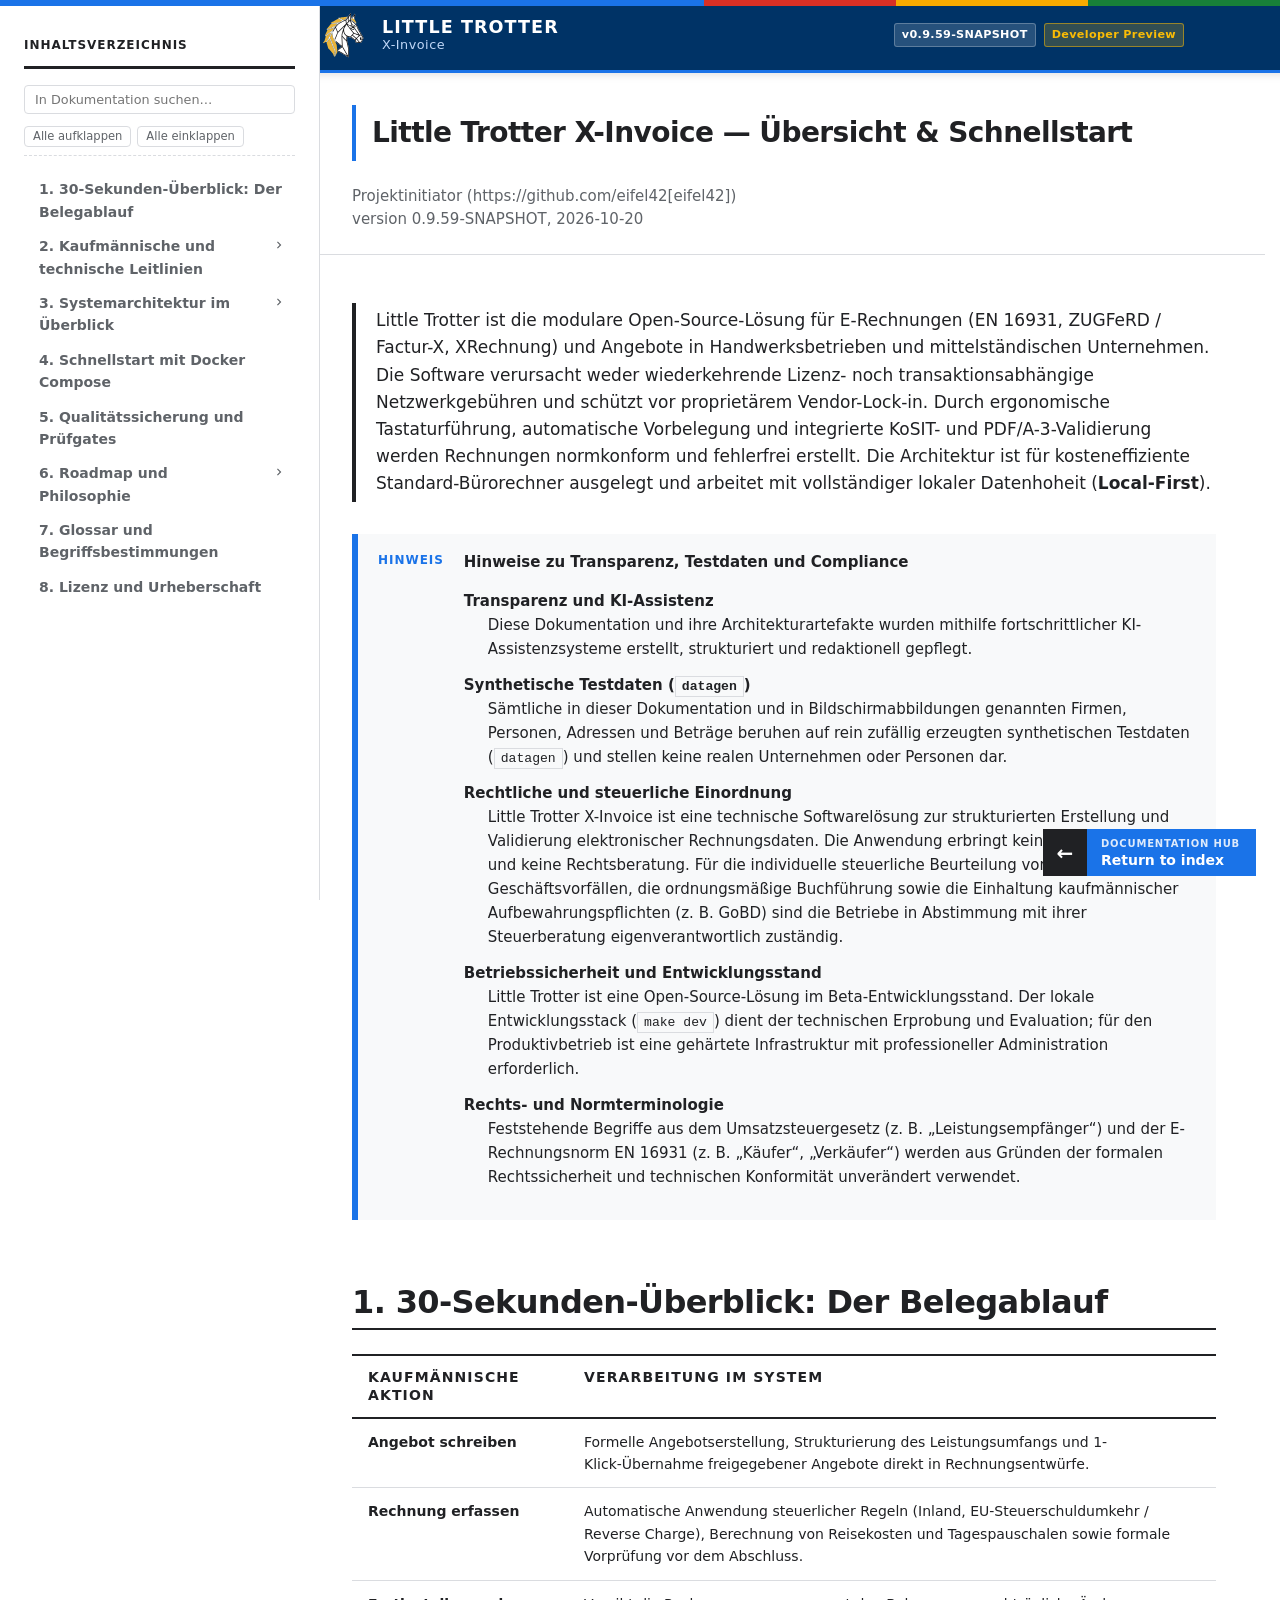
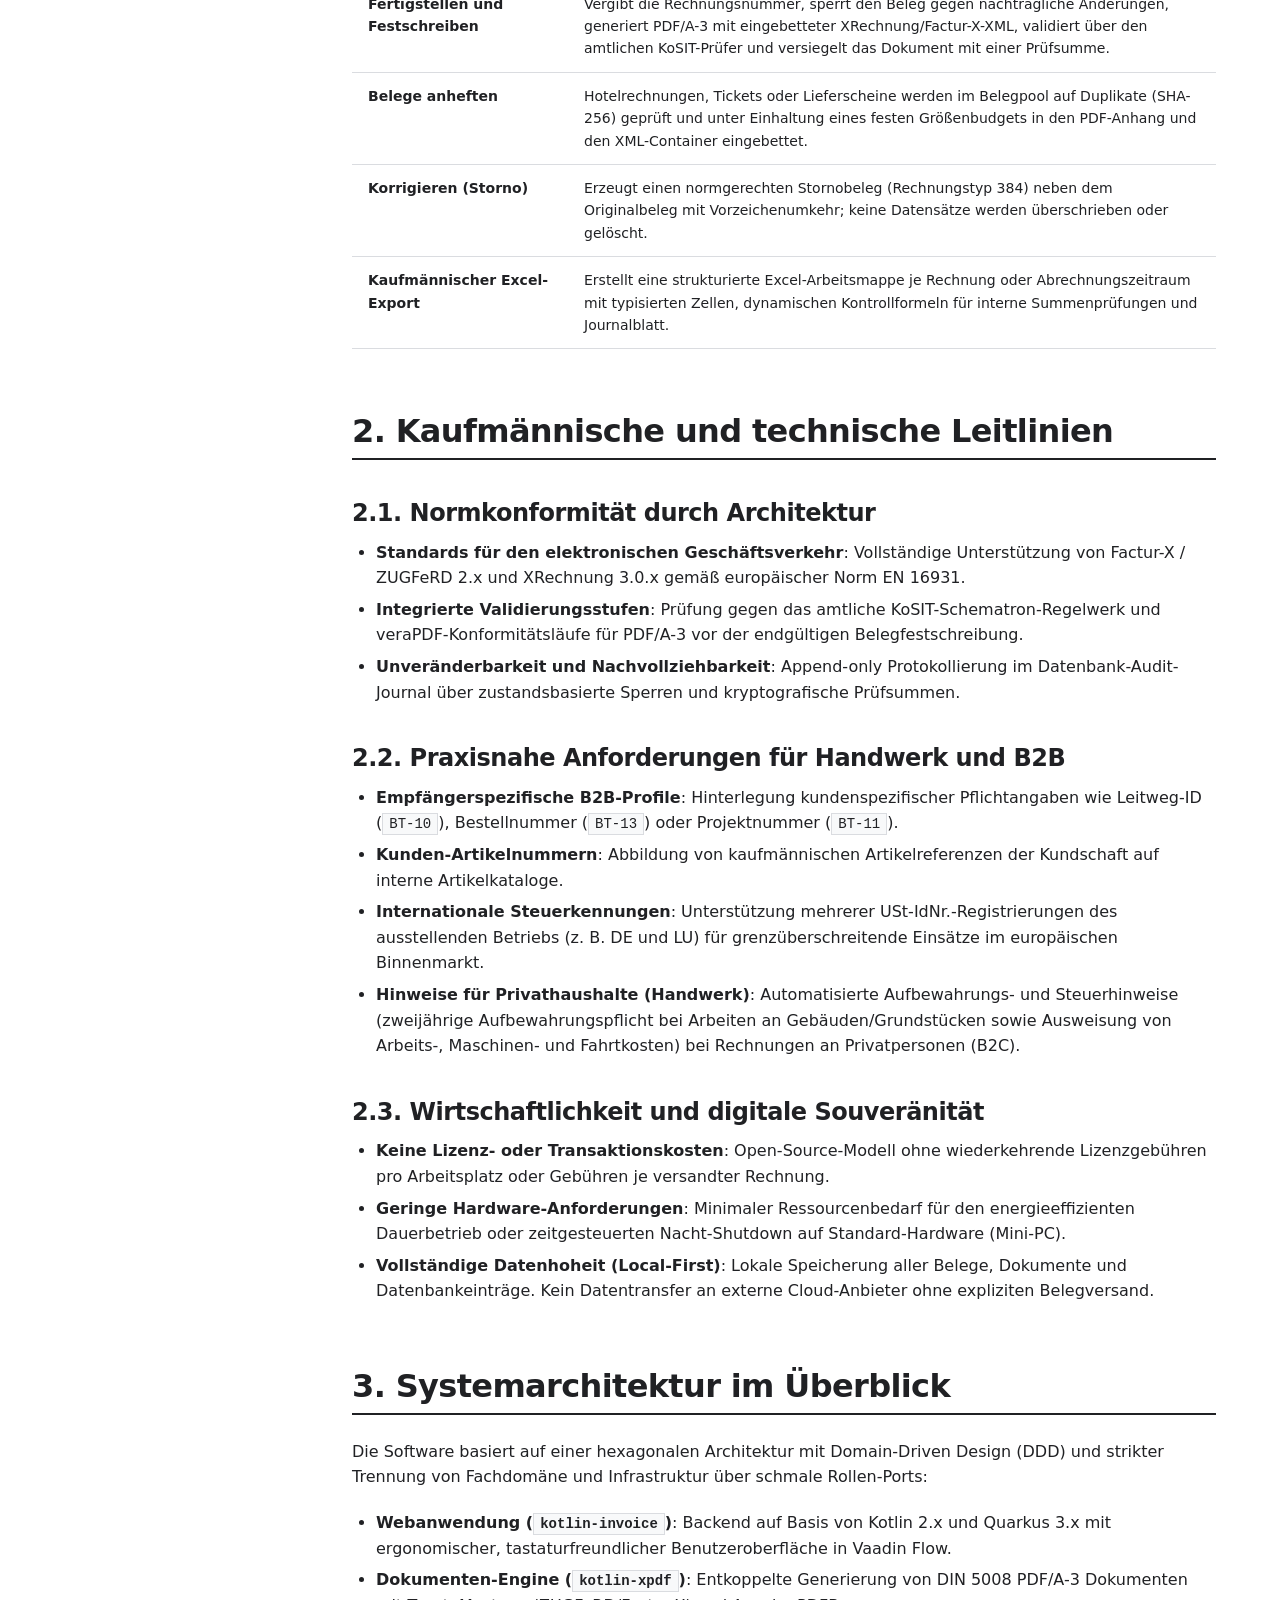
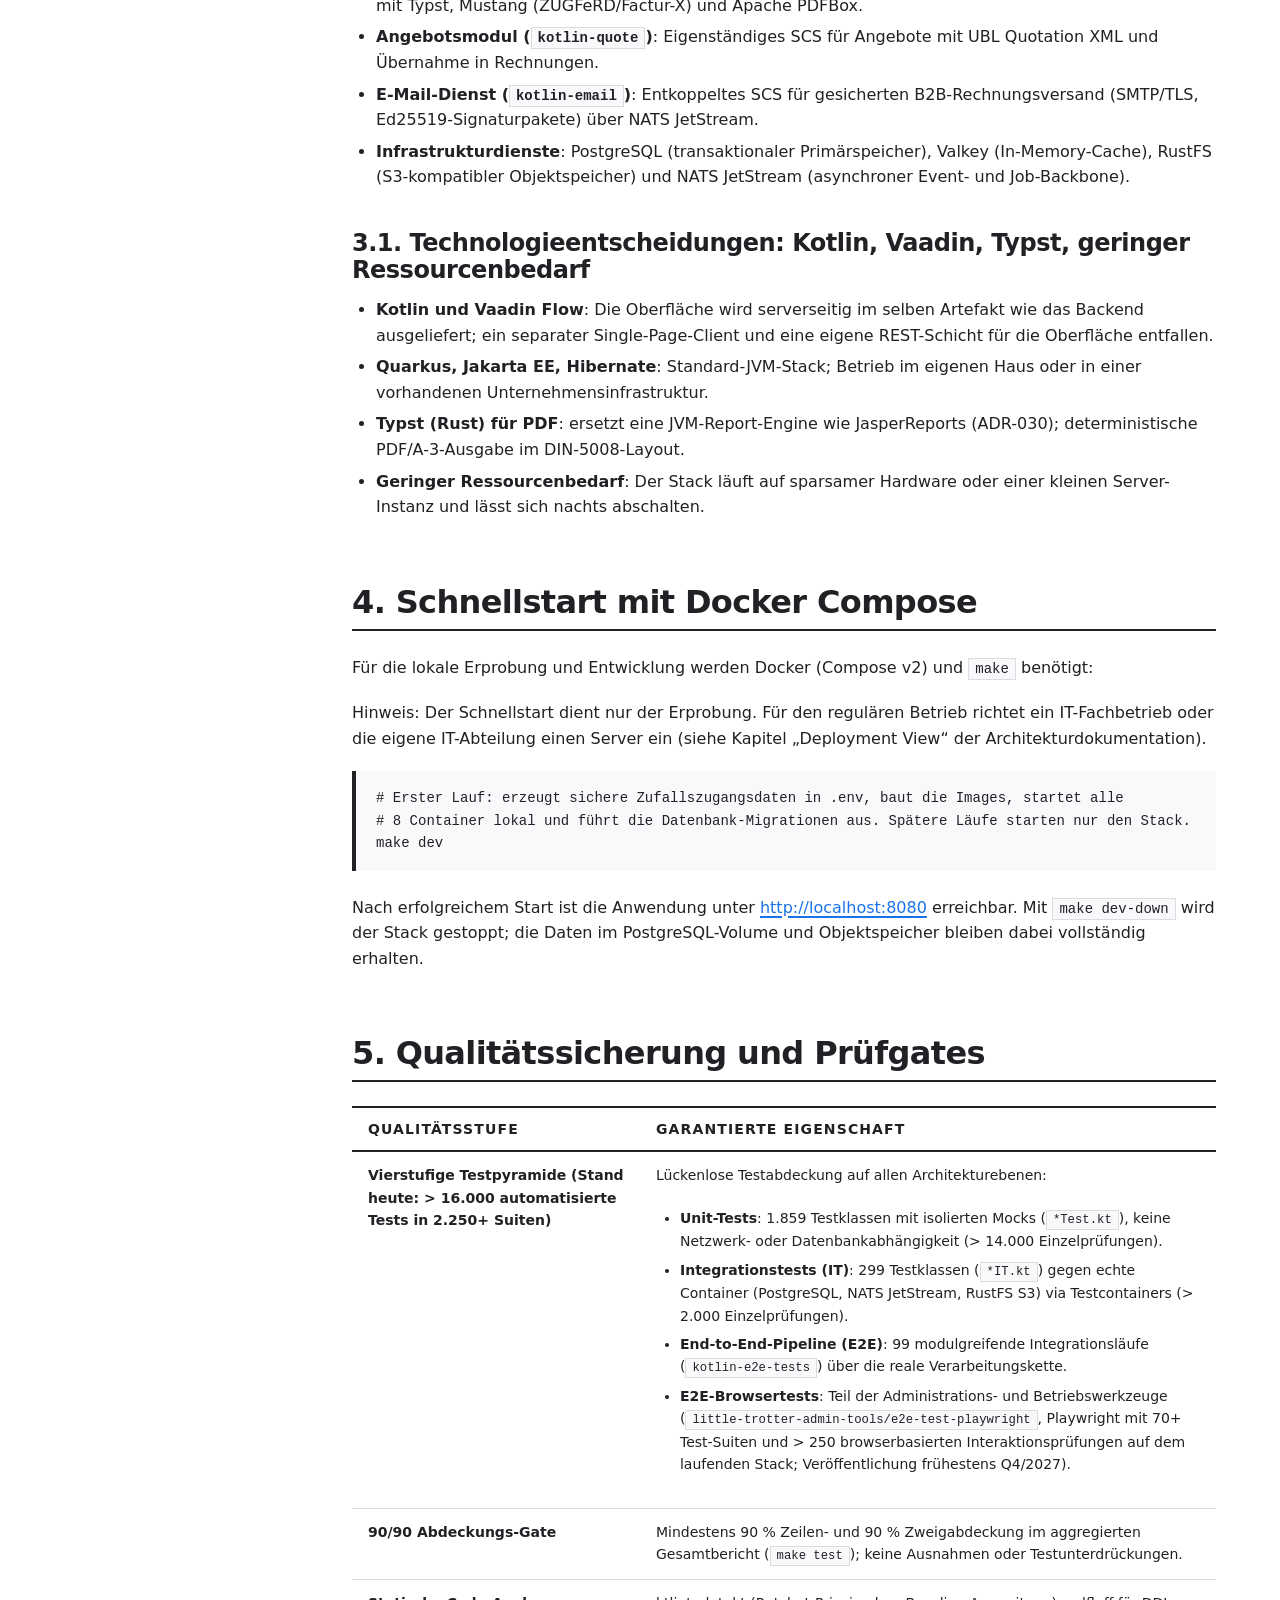
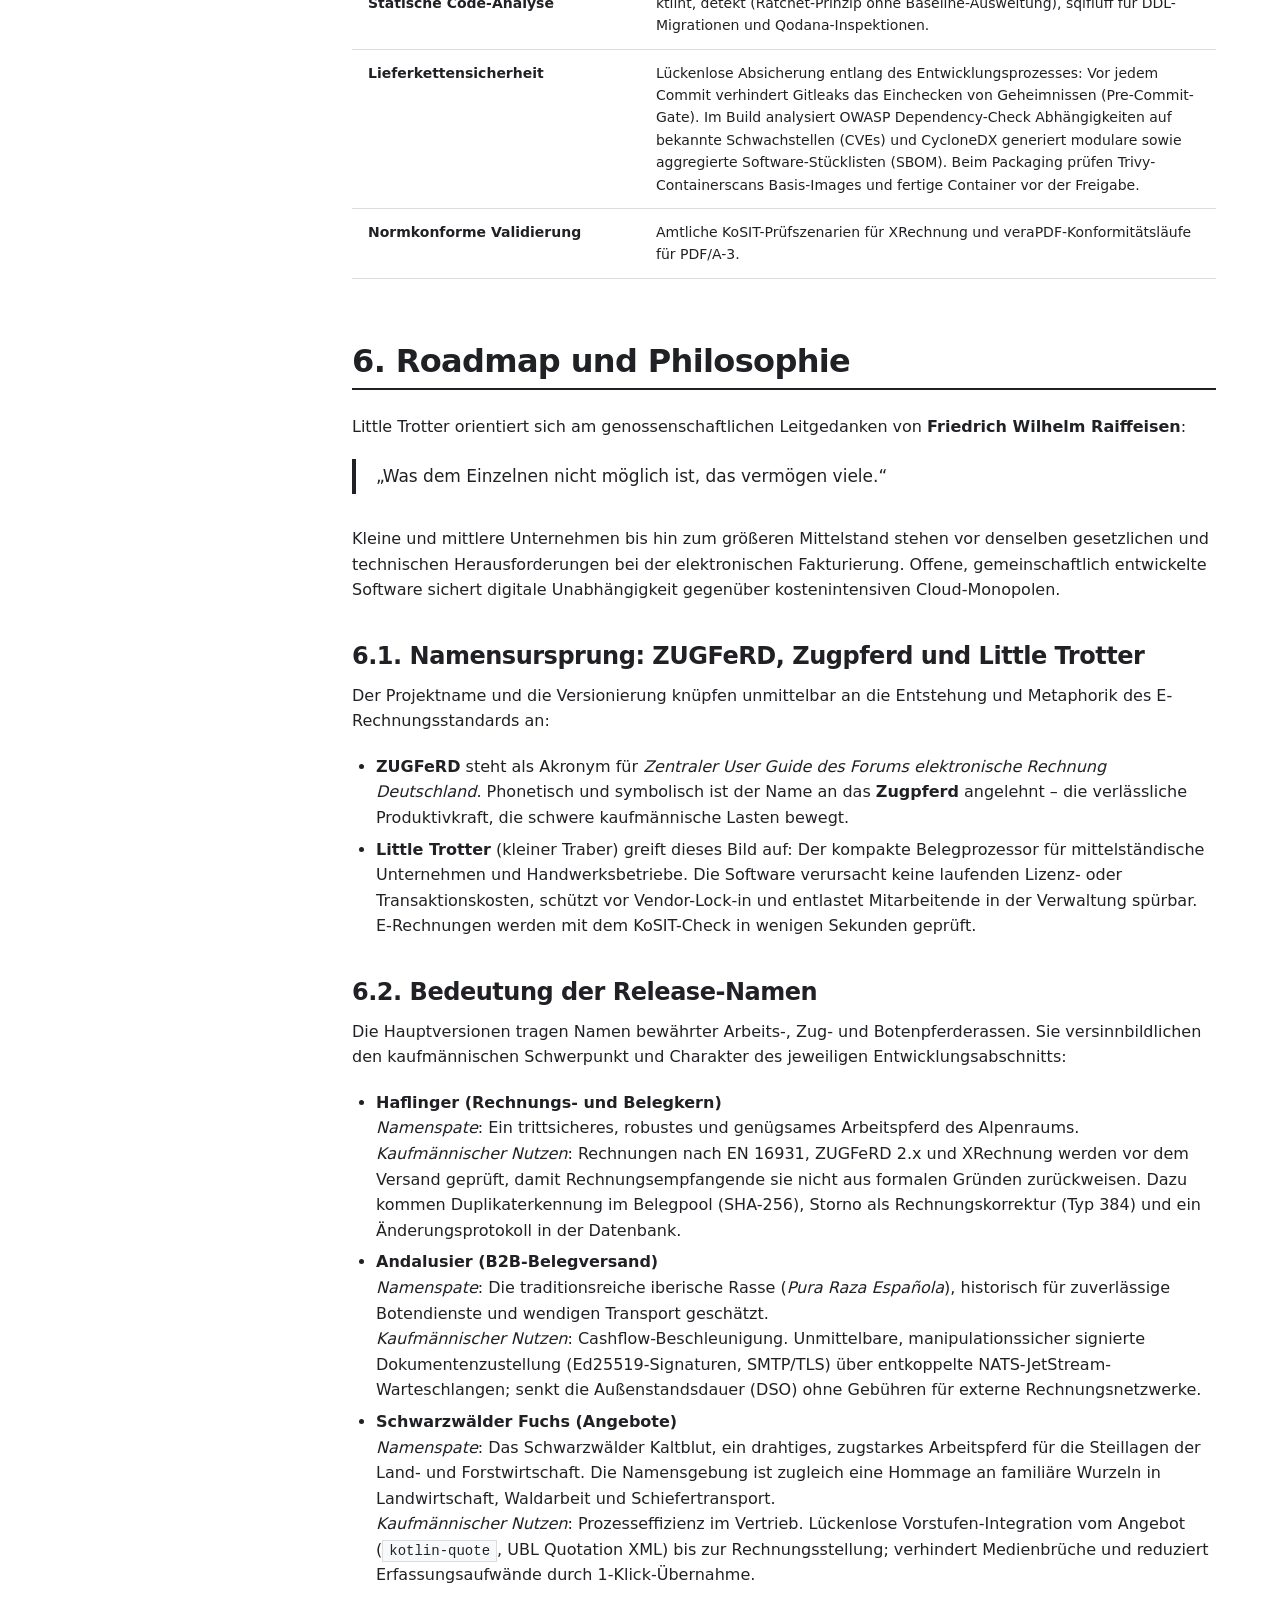
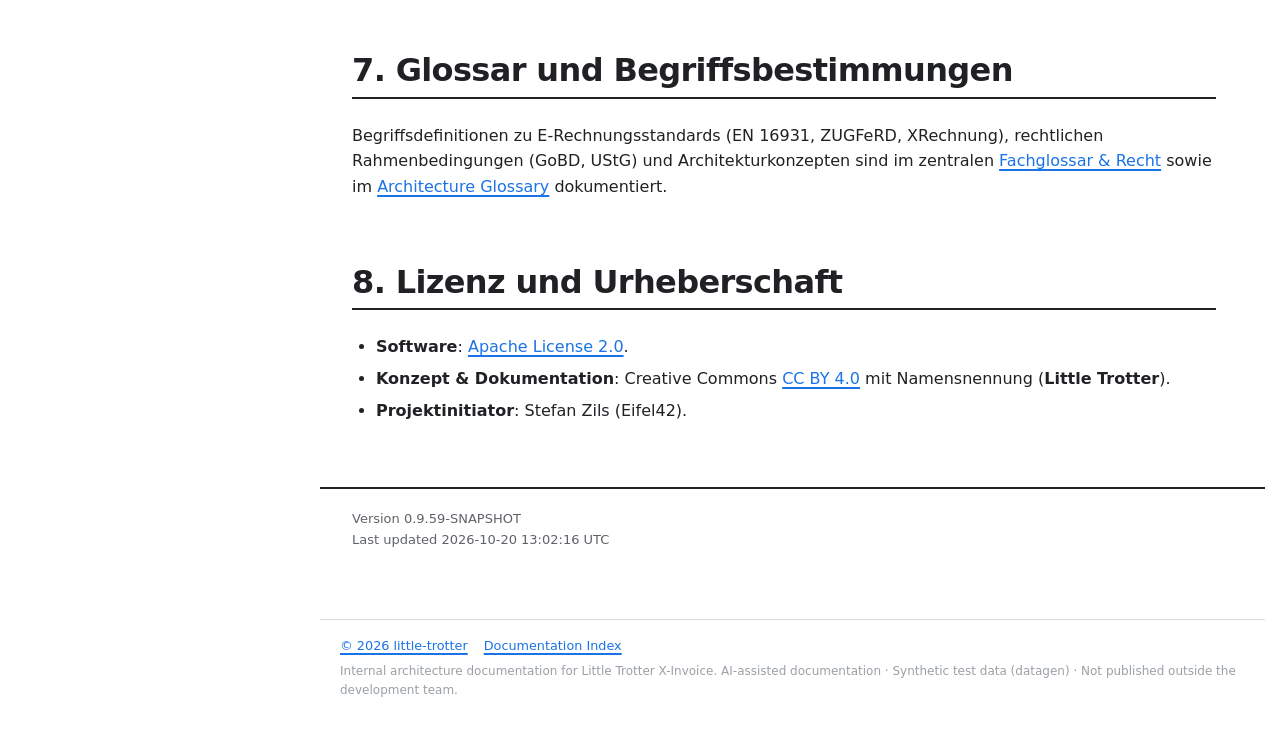
<file: readme.html>
<!DOCTYPE html>
<html lang="de">
<head>
<meta charset="UTF-8">
<meta http-equiv="X-UA-Compatible" content="IE=edge">
<meta name="viewport" content="width=device-width, initial-scale=1.0">
<meta name="generator" content="Asciidoctor 2.0.18">
<meta name="description" content="Projektübersicht, 30-Sekunden-Überblick, Architektur und lokaler Schnellstart mit Docker Compose">
<meta name="author" content="Projektinitiator (https://github.com/eifel42[eifel42])">
<title>Little Trotter X-Invoice — Übersicht &amp; Schnellstart</title>
<link rel="stylesheet" href="css/arc42-docs.css">
<!-- arc42 documentation — docinfo header -->
<!-- No external runtime resources: generated output must not depend on CDNs. -->

<!-- Meta tags for better mobile experience -->
<meta name="viewport" content="width=device-width, initial-scale=1.0">
<!-- App accent color (--lt-accent in styles.css); browsers auto-pick a
     prefers-color-scheme variant of the same file, but there is no
     dedicated dark theme-color here since the docs page itself always
     paints its own dark background via CSS regardless. -->
<meta name="theme-color" content="#1A73E8">

<script>
  document.addEventListener('DOMContentLoaded', () => {
    const path = window.location.pathname;
    const isIndex = path.endsWith('/index.html') || path === '/' || path === '';

    if (isIndex || document.querySelector('.back-to-index')) {
      return;
    }

    const pageTitle =
      document.querySelector('#content h1, #header h1')?.textContent?.trim() ||
      document.title.replace(/\s+-\s+.*$/, '').trim() ||
      'Current page';

    const link = document.createElement('a');
    link.href = 'index.html';
    link.className = 'back-to-index';
    link.setAttribute('rel', 'home');
    link.setAttribute('aria-label', `Back from ${pageTitle} to the documentation index`);
    link.setAttribute('title', 'Back to documentation index');
    link.innerHTML = `
      <span class="back-to-index__icon" aria-hidden="true">
        <span class="back-to-index__arrow">&larr;</span>
      </span>
      <span class="back-to-index__copy">
        <span class="back-to-index__eyebrow">Documentation Hub</span>
        <span class="back-to-index__title">Return to index</span>
      </span>
    `;
    document.body.appendChild(link);

    // Executive Brand Header Banner (A-Concept)
    if (!document.querySelector('.lt-brand-bar')) {
      const brandBar = document.createElement('div');
      brandBar.className = 'lt-brand-bar';
      brandBar.innerHTML = `
        <div class="lt-brand-bar__inner">
          <a href="index.html" class="lt-brand-bar__logo-link" title="Little Trotter Homepage">
            <img src="images/little-trotter-head-icon.svg" alt="Little Trotter Horse Head Icon" class="lt-brand-bar__icon" />
          </a>
          <div class="lt-brand-bar__text">
            <div class="lt-brand-bar__title">LITTLE TROTTER</div>
            <div class="lt-brand-bar__subtitle">X-Invoice</div>
          </div>
          <div class="lt-brand-bar__badges">
            <span class="lt-brand-badge">v0.9.59-SNAPSHOT</span>
            <span class="lt-brand-badge lt-brand-badge--preview">Developer Preview</span>
          </div>
        </div>
      `;
      const headerEl = document.getElementById('header') || document.body.firstChild;
      if (headerEl && headerEl.parentNode) {
        headerEl.parentNode.insertBefore(brandBar, headerEl);
      } else {
        document.body.insertBefore(brandBar, document.body.firstChild);
      }
    }
  });
</script>

<!-- Focus styles -->
<style>
  /* Smooth scrolling */
  html {
    scroll-behavior: smooth;
  }

  /* Improved focus styles for accessibility */
  a:focus, button:focus, input:focus, select:focus, textarea:focus {
    outline: 2px solid var(--lt-accent, #1A73E8);
    outline-offset: 2px;
  }

  /* Dark mode: all variables are defined in arc42-docs.css / arc42-canvas.css
     (loaded via :stylesheet:, always present on every page this file is
     injected into) — this block just reads --lt-* custom properties, it
     does not redefine them. */
</style>

<!-- Disclaimer footer injected on all arc42 pages -->
<style>
  #ltx-disclaimer {
    margin-top: 3rem;
    padding: 1rem 1.25rem;
    border-top: 1px solid var(--lt-rule, #DADCE0);
    font-size: 0.8rem;
    color: var(--lt-text-secondary, #5F6368);
    line-height: 1.6;
  }
  #ltx-disclaimer .disclaimer-links {
    display: flex;
    flex-wrap: wrap;
    gap: 6px 16px;
    margin-bottom: 6px;
  }
  #ltx-disclaimer .disclaimer-links a {
    color: var(--lt-accent, #1A73E8);
  }
  #ltx-disclaimer .disclaimer-note {
    color: var(--lt-text-disabled, #9AA0A6);
    font-size: 0.75rem;
  }
  @media print {
    #ltx-disclaimer { display: none; }
  }
</style>
<script>
  document.addEventListener('DOMContentLoaded', () => {
    const footer = document.createElement('div');
    footer.id = 'ltx-disclaimer';
    footer.innerHTML = `
      <div class="disclaimer-links">
        <a href="https://github.com/little-trotter" target="_blank" rel="noopener">&#169; 2026 little-trotter</a>
        <a href="index.html">Documentation Index</a>
      </div>
      <p class="disclaimer-note">
        Internal architecture documentation for Little Trotter X-Invoice.
        AI-assisted documentation &middot; Synthetic test data (datagen) &middot; Not published outside the development team.
      </p>
    `;
    document.body.appendChild(footer);
  });
</script>

<!-- Click-to-zoom lightbox for arc42 diagrams (dependency-free) -->
<style>
  [hidden] {
    display: none !important;
  }

  #content .imageblock img {
    cursor: zoom-in;
  }

  .lt-lightbox {
    position: fixed;
    inset: 0;
    z-index: 10000;
    display: flex;
    align-items: center;
    justify-content: center;
    background: rgba(0, 0, 0, .88);
    cursor: zoom-out;
    touch-action: none;
  }

  /* Sized by script to fit 95vw x 95vh while keeping the aspect ratio: vector diagrams are
     scaled up, raster images never beyond their natural size. No letterboxing, so the
     white diagram background ends exactly where the image ends.
     Zoom/pan is layered on top via a CSS transform (translate + scale) with
     transform-origin at the top-left corner, so the script's math stays in one
     coordinate space (see setZoom/clampPan below). */
  .lt-lightbox__img {
    display: block;
    cursor: zoom-out;
    background: #ffffff;
    transform-origin: 0 0;
    will-change: transform;
    touch-action: none;
    -webkit-user-drag: none;
    user-select: none;
  }

  .lt-lightbox__hint {
    position: fixed;
    left: 0;
    right: 0;
    bottom: .75rem;
    margin: 0;
    text-align: center;
    font-size: 13px;
    color: rgba(255, 255, 255, .75);
    pointer-events: none;
  }

  .lt-lightbox__close {
    position: fixed;
    top: 1rem;
    right: 1rem;
    min-width: 44px;
    min-height: 44px;
    display: flex;
    align-items: center;
    justify-content: center;
    background: rgba(255, 255, 255, .12);
    color: #fff;
    border: 1px solid rgba(255, 255, 255, .4);
    font-size: 1.75rem;
    line-height: 1;
    cursor: pointer;
  }
  .lt-lightbox__close:hover {
    background: rgba(255, 255, 255, .24);
  }
  .lt-lightbox__close:focus {
    outline: 3px solid var(--lt-accent, #1A73E8);
    outline-offset: 2px;
  }
</style>
<script>
  document.addEventListener('DOMContentLoaded', () => {
    const images = document.querySelectorAll('#content .imageblock img');
    if (!images.length) {
      return;
    }

    let overlay = null;
    let overlayImg = null;
    let closeBtn = null;
    let lastFocused = null;

    // Zoom/pan state, shared by the single overlay instance. `scale` is relative
    // to the fitted size from fitOverlayImage(); translate is in screen pixels
    // and applies via `transform: translate(tx,ty) scale(scale)` with
    // transform-origin 0 0 (see CSS), so the maths below stays in one space.
    const MIN_SCALE = 1;
    const MAX_SCALE = 8;
    let scale = 1;
    let tx = 0;
    let ty = 0;
    let baseRect = null; // overlayImg's layout rect while scale=1/tx=0/ty=0
    const activePointers = new Map(); // pointerId -> {x, y}, for pan + pinch
    let dragState = null; // single-pointer drag/click tracking
    let pinchState = null; // two-pointer pinch-zoom tracking
    let pendingClickTimer = null; // double-click disambiguation on the image

    function isSvgSrc(src) {
      return /\.svg(\?.*)?$/i.test(src || '');
    }

    function labelFor(img) {
      const figureTitle = img.closest('.imageblock')?.querySelector('.title')?.textContent?.trim();
      return figureTitle || img.getAttribute('alt') || 'Diagram';
    }

    function fitOverlayImage(allowUpscale) {
      const naturalWidth = overlayImg.naturalWidth;
      const naturalHeight = overlayImg.naturalHeight;
      if (!naturalWidth || !naturalHeight) {
        return;
      }
      let fitted = Math.min(
        (window.innerWidth * 0.95) / naturalWidth,
        (window.innerHeight * 0.95) / naturalHeight
      );
      if (!allowUpscale) {
        fitted = Math.min(fitted, 1);
      }
      overlayImg.style.width = Math.round(naturalWidth * fitted) + 'px';
      overlayImg.style.height = Math.round(naturalHeight * fitted) + 'px';
    }

    function applyTransform() {
      overlayImg.style.transform = `translate(${tx}px, ${ty}px) scale(${scale})`;
    }

    function resetTransform() {
      scale = 1;
      tx = 0;
      ty = 0;
      applyTransform();
      overlayImg.style.cursor = '';
    }

    // Fit the image to the viewport and drop any zoom/pan, then remember its
    // untransformed layout rect -- the fixed reference point for all zoom/pan math.
    function refit(allowUpscale) {
      fitOverlayImage(allowUpscale);
      resetTransform();
      baseRect = overlayImg.getBoundingClientRect();
    }

    // Keep at least 20% of the (scaled) image inside the viewport on each axis.
    function clampPan() {
      if (!baseRect) {
        return;
      }
      const displayedWidth = baseRect.width * scale;
      const displayedHeight = baseRect.height * scale;
      const minVisibleX = displayedWidth * 0.2;
      const minVisibleY = displayedHeight * 0.2;
      const txMax = window.innerWidth - minVisibleX - baseRect.left;
      const txMin = minVisibleX - displayedWidth - baseRect.left;
      const tyMax = window.innerHeight - minVisibleY - baseRect.top;
      const tyMin = minVisibleY - displayedHeight - baseRect.top;
      tx = Math.min(txMax, Math.max(txMin, tx));
      ty = Math.min(tyMax, Math.max(tyMin, ty));
    }

    // Zoom to `newScale`, keeping the content point under (clientX, clientY) fixed on screen.
    function setZoom(newScale, clientX, clientY) {
      if (!baseRect) {
        return;
      }
      newScale = Math.min(MAX_SCALE, Math.max(MIN_SCALE, newScale));
      if (newScale === scale) {
        return;
      }
      const localX = (clientX - baseRect.left - tx) / scale;
      const localY = (clientY - baseRect.top - ty) / scale;
      tx += localX * (scale - newScale);
      ty += localY * (scale - newScale);
      scale = newScale;
      clampPan();
      applyTransform();
      overlayImg.style.cursor = scale > 1 ? 'grab' : '';
    }

    function toggleZoom(clientX, clientY) {
      if (scale > 1) {
        resetTransform();
      } else {
        setZoom(2.5, clientX, clientY);
      }
    }

    function distanceBetween(p1, p2) {
      return Math.hypot(p1.x - p2.x, p1.y - p2.y);
    }

    function midpointBetween(p1, p2) {
      return { x: (p1.x + p2.x) / 2, y: (p1.y + p2.y) / 2 };
    }

    // A pointerup that never moved 4px is a "click". On the backdrop that always
    // closes; on the image it closes only when not zoomed, with a short delay so
    // a second click arriving in time is treated as a double-click (zoom toggle)
    // instead.
    function handleClick(clientX, clientY, onImage) {
      if (!onImage) {
        closeLightbox();
        return;
      }
      if (pendingClickTimer) {
        clearTimeout(pendingClickTimer);
        pendingClickTimer = null;
        toggleZoom(clientX, clientY);
        return;
      }
      pendingClickTimer = setTimeout(() => {
        pendingClickTimer = null;
        if (scale <= 1) {
          closeLightbox();
        }
      }, 300);
    }

    function onPointerDown(event) {
      if (event.target === closeBtn) {
        return; // the button handles its own click
      }
      event.preventDefault(); // no native image drag / text selection while panning
      activePointers.set(event.pointerId, { x: event.clientX, y: event.clientY });
      const onImage = event.target === overlayImg;

      if (activePointers.size === 2) {
        // Second finger: switch to pinch-zoom, drop any single-pointer drag.
        dragState = null;
        const pts = [...activePointers.values()];
        const mid = midpointBetween(pts[0], pts[1]);
        pinchState = {
          dist: distanceBetween(pts[0], pts[1]),
          scale0: scale,
          localX: (mid.x - baseRect.left - tx) / scale,
          localY: (mid.y - baseRect.top - ty) / scale
        };
        return;
      }

      if (activePointers.size === 1) {
        overlayImg.setPointerCapture?.(event.pointerId);
        dragState = {
          pointerId: event.pointerId,
          startX: event.clientX,
          startY: event.clientY,
          startTx: tx,
          startTy: ty,
          moved: false,
          onImage
        };
        if (scale > 1 && onImage) {
          overlayImg.style.cursor = 'grabbing';
        }
      }
    }

    function onPointerMove(event) {
      if (!activePointers.has(event.pointerId)) {
        return;
      }
      activePointers.set(event.pointerId, { x: event.clientX, y: event.clientY });

      if (pinchState && activePointers.size === 2) {
        const pts = [...activePointers.values()];
        const newDist = distanceBetween(pts[0], pts[1]);
        const mid = midpointBetween(pts[0], pts[1]);
        scale = Math.min(MAX_SCALE, Math.max(MIN_SCALE, pinchState.scale0 * (newDist / pinchState.dist)));
        tx = mid.x - baseRect.left - pinchState.localX * scale;
        ty = mid.y - baseRect.top - pinchState.localY * scale;
        clampPan();
        applyTransform();
        return;
      }

      if (dragState && event.pointerId === dragState.pointerId && activePointers.size === 1) {
        const dx = event.clientX - dragState.startX;
        const dy = event.clientY - dragState.startY;
        if (Math.hypot(dx, dy) > 4) {
          dragState.moved = true;
        }
        if (scale > 1 && dragState.onImage) {
          tx = dragState.startTx + dx;
          ty = dragState.startTy + dy;
          clampPan();
          applyTransform();
        }
      }
    }

    function onPointerUp(event) {
      if (!activePointers.has(event.pointerId)) {
        return;
      }
      activePointers.delete(event.pointerId);

      if (pinchState) {
        if (activePointers.size < 2) {
          pinchState = null;
        }
        return;
      }

      if (dragState && event.pointerId === dragState.pointerId) {
        overlayImg.style.cursor = scale > 1 ? 'grab' : '';
        if (!dragState.moved) {
          handleClick(event.clientX, event.clientY, dragState.onImage);
        }
        dragState = null;
      }
    }

    function onPointerCancel(event) {
      activePointers.delete(event.pointerId);
      pinchState = null;
      dragState = null;
    }

    function buildOverlay() {
      overlay = document.createElement('div');
      overlay.className = 'lt-lightbox';
      overlay.setAttribute('role', 'dialog');
      overlay.setAttribute('aria-modal', 'true');
      overlay.hidden = true;

      overlayImg = document.createElement('img');
      overlayImg.className = 'lt-lightbox__img';
      overlayImg.draggable = false; // otherwise a mouse drag starts native image drag-and-drop
      overlayImg.style.transform = 'translate(0px, 0px) scale(1)';

      closeBtn = document.createElement('button');
      closeBtn.type = 'button';
      closeBtn.className = 'lt-lightbox__close';
      closeBtn.setAttribute('aria-label', 'Close enlarged image');
      closeBtn.innerHTML = '&times;';

      const hint = document.createElement('p');
      hint.className = 'lt-lightbox__hint';
      hint.setAttribute('aria-hidden', 'true');
      hint.textContent = 'Scroll or pinch to zoom · drag to pan · 0 resets · Esc closes';

      overlay.appendChild(overlayImg);
      overlay.appendChild(closeBtn);
      overlay.appendChild(hint);
      document.body.appendChild(overlay);

      overlayImg.addEventListener('load', () => refit(isSvgSrc(overlayImg.src)));
      window.addEventListener('resize', () => {
        if (!overlay.hidden) {
          refit(isSvgSrc(overlayImg.src));
        }
      });

      overlay.addEventListener('wheel', (event) => {
        event.preventDefault();
        const notches = -event.deltaY / 100;
        setZoom(scale * Math.pow(1.1, notches), event.clientX, event.clientY);
      }, { passive: false });

      overlay.addEventListener('pointerdown', onPointerDown);
      overlay.addEventListener('pointermove', onPointerMove);
      overlay.addEventListener('pointerup', onPointerUp);
      overlay.addEventListener('pointercancel', onPointerCancel);

      closeBtn.addEventListener('click', (event) => {
        event.stopPropagation();
        closeLightbox();
      });
      overlay.addEventListener('keydown', (event) => {
        const panStep = 40;
        if (event.key === 'Escape') {
          event.preventDefault();
          closeLightbox();
        } else if (event.key === 'Tab') {
          // Only the close button is focusable inside the dialog: keep Tab there.
          event.preventDefault();
          closeBtn.focus();
        } else if (event.key === '+' || event.key === '=') {
          event.preventDefault();
          setZoom(scale * 1.4, window.innerWidth / 2, window.innerHeight / 2);
        } else if (event.key === '-' || event.key === '_') {
          event.preventDefault();
          setZoom(scale / 1.4, window.innerWidth / 2, window.innerHeight / 2);
        } else if (event.key === '0') {
          event.preventDefault();
          resetTransform();
        } else if (event.key === 'ArrowUp' || event.key === 'ArrowDown' || event.key === 'ArrowLeft' || event.key === 'ArrowRight') {
          event.preventDefault();
          if (event.key === 'ArrowUp') ty -= panStep;
          else if (event.key === 'ArrowDown') ty += panStep;
          else if (event.key === 'ArrowLeft') tx += panStep;
          else tx -= panStep;
          clampPan();
          applyTransform();
        }
      });
    }

    function openLightbox(img) {
      if (!overlay) {
        buildOverlay();
      }
      lastFocused = document.activeElement;

      const src = img.currentSrc || img.src;
      overlay.setAttribute('aria-label', img.getAttribute('alt') || labelFor(img));
      overlayImg.alt = img.getAttribute('alt') || '';
      overlayImg.style.width = '';
      overlayImg.style.height = '';
      overlayImg.src = src;
      refit(isSvgSrc(src));

      overlay.hidden = false;
      document.body.style.overflow = 'hidden';
      closeBtn.focus();
    }

    function closeLightbox() {
      if (!overlay || overlay.hidden) {
        return;
      }
      overlay.hidden = true;
      document.body.style.overflow = '';

      if (pendingClickTimer) {
        clearTimeout(pendingClickTimer);
        pendingClickTimer = null;
      }
      dragState = null;
      pinchState = null;
      activePointers.clear();

      if (lastFocused && typeof lastFocused.focus === 'function') {
        lastFocused.focus();
      }
      lastFocused = null;
    }

    images.forEach((img) => {
      img.setAttribute('tabindex', '0');
      img.setAttribute('role', 'button');
      img.setAttribute('aria-label', 'Enlarge: ' + labelFor(img));

      img.addEventListener('click', () => openLightbox(img));
      img.addEventListener('keydown', (event) => {
        if (event.key === 'Enter' || event.key === ' ') {
          event.preventDefault();
          openLightbox(img);
        }
      });
    });
  });
</script>

<!-- Collapsible Table of Contents (Accordion) -->
<style>
  .lt-toc-search {
    margin: 0 0 0.75rem;
    position: relative;
  }
  .lt-toc-search__input {
    width: 100%;
    box-sizing: border-box;
    padding: 6px 10px;
    font-size: 0.8rem;
    font-family: inherit;
    border: 1px solid var(--sidebar-border, #dadce0);
    border-radius: 4px;
    background: var(--lt-surface, #ffffff);
    color: var(--lt-text-primary, #202124);
    outline: none;
    transition: border-color 0.15s ease-in-out, box-shadow 0.15s ease-in-out;
  }
  .lt-toc-search__input:focus {
    border-color: var(--lt-accent, #1a73e8);
    box-shadow: 0 0 0 2px rgba(26, 115, 232, 0.2);
  }
  .lt-toc-search__results {
    display: none;
    max-height: 280px;
    overflow-y: auto;
    margin: 4px 0 0;
    padding: 4px 0;
    list-style: none;
    background: var(--lt-surface, #ffffff);
    border: 1px solid var(--sidebar-border, #dadce0);
    border-radius: 4px;
    box-shadow: 0 4px 12px rgba(0, 0, 0, 0.24);
    font-size: 0.78rem;
    z-index: 10;
  }
  .lt-toc-search__results li a {
    display: block;
    padding: 6px 10px;
    color: var(--lt-text-primary, #202124);
    text-decoration: none;
    line-height: 1.3;
  }
  .lt-toc-search__results li a:hover,
  .lt-toc-search__results li a:focus {
    background: var(--lt-hover, #e8f0fe);
    color: var(--lt-accent, #1a73e8);
  }
  .lt-search-match {
    background: var(--lt-selection, #fff3b0);
    color: var(--lt-text-primary, #202124);
    padding: 1px 3px;
    border-radius: 2px;
  }

  /* Dark mode: the sidebar itself is the surface colour, so the search field and
     its result list sit one step above it (raised surface) to stay visible as
     controls; hover and match use the selection tone with primary text, which
     keeps every pairing above the WCAG AA 4.5:1 contrast bar. */
  @media (prefers-color-scheme: dark) {
    .lt-toc-search__input,
    .lt-toc-search__results {
      background: var(--lt-surface-raised, #35363A);
      border-color: var(--lt-rule, #3C4043);
    }
    .lt-toc-search__input::placeholder {
      color: var(--lt-text-secondary, #BDC1C6);
    }
    .lt-toc-search__results {
      box-shadow: 0 4px 12px rgba(0, 0, 0, 0.6);
    }
    .lt-toc-search__results li a:hover,
    .lt-toc-search__results li a:focus {
      background: var(--lt-selection, #404B5E);
      color: var(--lt-text-primary, #E8EAED);
    }
    .lt-search-match {
      background: var(--lt-selection, #404B5E);
      color: var(--lt-text-primary, #E8EAED);
    }
  }

  .lt-toc-controls {
    display: flex;
    gap: 6px;
    margin: 0 0 1rem;
    padding-bottom: 0.5rem;
    border-bottom: 1px dashed var(--sidebar-border, #dadce0);
  }

  .lt-toc-btn {
    background: transparent;
    border: 1px solid var(--sidebar-border, #dadce0);
    border-radius: 4px;
    padding: 3px 8px;
    font-size: 0.72rem;
    font-family: inherit;
    font-weight: 500;
    color: var(--lt-text-secondary, #5f6368);
    cursor: pointer;
    line-height: 1.2;
    transition: all 0.15s ease-in-out;
  }

  .lt-toc-btn:hover,
  .lt-toc-btn:focus-visible {
    border-color: var(--lt-accent, #1a73e8);
    color: var(--lt-accent, #1a73e8);
    background-color: var(--lt-hover, #e8f0fe);
    outline: none;
  }

  #toc li.has-children {
    position: relative;
  }

  #toc li.has-children > a {
    padding-right: 2.25rem;
  }

  .lt-toc-toggle {
    position: absolute;
    right: 0.25rem;
    top: 0.25rem;
    width: 24px;
    height: 24px;
    display: inline-flex;
    align-items: center;
    justify-content: center;
    background: transparent;
    border: none;
    border-radius: 4px;
    color: var(--lt-text-secondary, #5f6368);
    cursor: pointer;
    padding: 0;
    z-index: 2;
    transition: background-color 0.15s ease-in-out, color 0.15s ease-in-out;
  }

  .lt-toc-toggle:hover,
  .lt-toc-toggle:focus-visible {
    background-color: var(--lt-hover, #e8f0fe);
    color: var(--lt-accent, #1a73e8);
    outline: none;
  }

  .lt-toc-toggle svg {
    width: 14px;
    height: 14px;
    fill: currentColor;
    transition: transform 0.2s cubic-bezier(0.4, 0, 0.2, 1);
  }

  #toc li.has-children > ul {
    display: none;
  }

  #toc li.has-children.is-expanded > ul {
    display: block;
  }

  #toc li.has-children.is-expanded > .lt-toc-toggle svg {
    transform: rotate(90deg);
  }
</style>

<script>
  document.addEventListener('DOMContentLoaded', () => {
    const toc = document.getElementById('toc');
    if (!toc) return;

    const toctitle = document.getElementById('toctitle');
    const isDe = (document.documentElement.lang || 'en').startsWith('de');

    if (toctitle) {
      const searchBox = document.createElement('div');
      searchBox.className = 'lt-toc-search';
      searchBox.innerHTML = `
        <input type="search" class="lt-toc-search__input" placeholder="${isDe ? 'In Dokumentation suchen…' : 'Search documentation…'}" aria-label="${isDe ? 'Dokumentation durchsuchen' : 'Search documentation'}">
        <ul class="lt-toc-search__results" role="listbox"></ul>
      `;
      toctitle.after(searchBox);

      const input = searchBox.querySelector('.lt-toc-search__input');
      const resultsList = searchBox.querySelector('.lt-toc-search__results');

      // Index section titles and paragraphs
      let searchIndex = null;
      function buildIndex() {
        if (searchIndex) return searchIndex;
        searchIndex = [];
        const content = document.getElementById('content');
        if (!content) return searchIndex;
        const headings = content.querySelectorAll('h1, h2, h3, h4');
        headings.forEach(h => {
          const id = h.id || h.querySelector('a.link, a.anchor')?.getAttribute('href')?.replace('#', '');
          if (id && h.textContent.trim()) {
            searchIndex.push({
              id: id,
              title: h.textContent.replace(/^§*\s*[\d.]*\s*/, '').trim(),
              tag: h.tagName.toLowerCase(),
              text: (h.nextElementSibling?.textContent || '').substring(0, 160)
            });
          }
        });
        return searchIndex;
      }

      input.addEventListener('input', () => {
        const query = input.value.trim().toLowerCase();
        if (query.length < 2) {
          resultsList.style.display = 'none';
          resultsList.innerHTML = '';
          return;
        }
        const index = buildIndex();
        const matches = index.filter(item =>
          item.title.toLowerCase().includes(query) || item.text.toLowerCase().includes(query)
        ).slice(0, 8);

        if (matches.length === 0) {
          resultsList.innerHTML = `<li style="padding:6px 10px;color:var(--lt-text-secondary);">${isDe ? 'Keine Treffer' : 'No results found'}</li>`;
          resultsList.style.display = 'block';
          return;
        }

        resultsList.innerHTML = matches.map(m => `
          <li>
            <a href="#${m.id}">
              <strong>${m.title}</strong>
              <div style="font-size:0.7rem;color:var(--lt-text-secondary);white-space:nowrap;overflow:hidden;text-overflow:ellipsis;">${m.text}</div>
            </a>
          </li>
        `).join('');
        resultsList.style.display = 'block';
      });

      resultsList.addEventListener('click', (e) => {
        const link = e.target.closest('a');
        if (link) {
          resultsList.style.display = 'none';
          input.value = '';
        }
      });

      document.addEventListener('click', (e) => {
        if (!searchBox.contains(e.target)) {
          resultsList.style.display = 'none';
        }
      });

      // Quick shortcut '/' to focus search
      document.addEventListener('keydown', (e) => {
        if (e.key === '/' && document.activeElement !== input && !['INPUT', 'TEXTAREA'].includes(document.activeElement?.tagName)) {
          e.preventDefault();
          input.focus();
        }
      });

      const controls = document.createElement('div');
      controls.className = 'lt-toc-controls';
      controls.innerHTML = `
        <button type="button" class="lt-toc-btn lt-toc-btn--expand" title="${isDe ? 'Alle Abschnitte aufklappen' : 'Expand all sections'}">${isDe ? 'Alle aufklappen' : 'Expand all'}</button>
        <button type="button" class="lt-toc-btn lt-toc-btn--collapse" title="${isDe ? 'Alle Abschnitte einklappen' : 'Collapse all sections'}">${isDe ? 'Alle einklappen' : 'Collapse all'}</button>
      `;
      searchBox.after(controls);

      controls.querySelector('.lt-toc-btn--expand').addEventListener('click', () => {
        toc.querySelectorAll('li.has-children').forEach((li) => {
          li.classList.add('is-expanded');
          const btn = li.querySelector(':scope > .lt-toc-toggle');
          if (btn) btn.setAttribute('aria-expanded', 'true');
        });
      });

      controls.querySelector('.lt-toc-btn--collapse').addEventListener('click', () => {
        toc.querySelectorAll('li.has-children').forEach((li) => {
          li.classList.remove('is-expanded');
          const btn = li.querySelector(':scope > .lt-toc-toggle');
          if (btn) btn.setAttribute('aria-expanded', 'false');
        });
      });
    }

    const allLis = toc.querySelectorAll('li');
    allLis.forEach((li) => {
      const childUl = li.querySelector(':scope > ul');
      const link = li.querySelector(':scope > a');
      if (!childUl || !link) return;

      li.classList.add('has-children');

      const toggle = document.createElement('button');
      toggle.type = 'button';
      toggle.className = 'lt-toc-toggle';
      toggle.setAttribute('aria-expanded', 'false');
      toggle.setAttribute('aria-label', isDe ? 'Unterpunkte umschalten' : 'Toggle sub-sections');
      toggle.innerHTML = `<svg viewBox="0 0 24 24" aria-hidden="true"><path d="M8.59 16.59L13.17 12 8.59 7.41 10 6l6 6-6 6-1.41-1.41z"/></svg>`;

      link.after(toggle);

      toggle.addEventListener('click', (e) => {
        e.stopPropagation();
        e.preventDefault();
        const expanded = li.classList.toggle('is-expanded');
        toggle.setAttribute('aria-expanded', expanded ? 'true' : 'false');
      });

      link.addEventListener('click', () => {
        li.classList.add('is-expanded');
        toggle.setAttribute('aria-expanded', 'true');
      });
    });

    function expandCurrentAnchor() {
      const hash = window.location.hash;
      if (!hash) return;
      try {
        const activeLink = toc.querySelector(`a[href="${hash}"]`);
        if (activeLink) {
          let parent = activeLink.closest('li.has-children');
          while (parent) {
            parent.classList.add('is-expanded');
            const btn = parent.querySelector(':scope > .lt-toc-toggle');
            if (btn) btn.setAttribute('aria-expanded', 'true');
            parent = parent.parentElement ? parent.parentElement.closest('li.has-children') : null;
          }
        }
      } catch (err) {
        // Ignore malformed selector
      }
    }

    expandCurrentAnchor();
    window.addEventListener('hashchange', expandCurrentAnchor);
  });
</script>
</head>
<body class="book toc2 toc-left">
<div id="header">
<h1>Little Trotter X-Invoice — Übersicht &amp; Schnellstart</h1>
<div class="details">
<span id="author" class="author">Projektinitiator (https://github.com/eifel42[eifel42])</span><br>
<span id="revnumber">version 0.9.59-SNAPSHOT,</span>
<span id="revdate">2026-10-20</span>
</div>
<div id="toc" class="toc2">
<div id="toctitle">Inhaltsverzeichnis</div>
<ul class="sectlevel1">
<li><a href="#_30_sekunden_überblick_der_belegablauf">1. 30-Sekunden-Überblick: Der Belegablauf</a></li>
<li><a href="#_kaufmännische_und_technische_leitlinien">2. Kaufmännische und technische Leitlinien</a>
<ul class="sectlevel2">
<li><a href="#_normkonformität_durch_architektur">2.1. Normkonformität durch Architektur</a></li>
<li><a href="#_praxisnahe_anforderungen_für_handwerk_und_b2b">2.2. Praxisnahe Anforderungen für Handwerk und B2B</a></li>
<li><a href="#_wirtschaftlichkeit_und_digitale_souveränität">2.3. Wirtschaftlichkeit und digitale Souveränität</a></li>
</ul>
</li>
<li><a href="#_systemarchitektur_im_überblick">3. Systemarchitektur im Überblick</a>
<ul class="sectlevel2">
<li><a href="#_technologieentscheidungen_kotlin_vaadin_typst_geringer_ressourcenbedarf">3.1. Technologieentscheidungen: Kotlin, Vaadin, Typst, geringer Ressourcenbedarf</a></li>
</ul>
</li>
<li><a href="#_schnellstart_mit_docker_compose">4. Schnellstart mit Docker Compose</a></li>
<li><a href="#_qualitätssicherung_und_prüfgates">5. Qualitätssicherung und Prüfgates</a></li>
<li><a href="#_roadmap_und_philosophie">6. Roadmap und Philosophie</a>
<ul class="sectlevel2">
<li><a href="#_namensursprung_zugferd_zugpferd_und_little_trotter">6.1. Namensursprung: ZUGFeRD, Zugpferd und Little Trotter</a></li>
<li><a href="#_bedeutung_der_release_namen">6.2. Bedeutung der Release-Namen</a></li>
</ul>
</li>
<li><a href="#_glossar_und_begriffsbestimmungen">7. Glossar und Begriffsbestimmungen</a></li>
<li><a href="#_lizenz_und_urheberschaft">8. Lizenz und Urheberschaft</a></li>
</ul>
</div>
</div>
<div id="content">
<div id="preamble">
<div class="sectionbody">
<div class="quoteblock abstract">
<blockquote>
Little Trotter ist die modulare Open-Source-Lösung für E-Rechnungen (EN 16931, ZUGFeRD / Factur-X, XRechnung) und Angebote in Handwerksbetrieben und mittelständischen Unternehmen. Die Software verursacht weder wiederkehrende Lizenz- noch transaktionsabhängige Netzwerkgebühren und schützt vor proprietärem Vendor-Lock-in. Durch ergonomische Tastaturführung, automatische Vorbelegung und integrierte KoSIT- und PDF/A-3-Validierung werden Rechnungen normkonform und fehlerfrei erstellt. Die Architektur ist für kosteneffiziente Standard-Bürorechner ausgelegt und arbeitet mit vollständiger lokaler Datenhoheit (<strong>Local-First</strong>).
</blockquote>
</div>
<div class="admonitionblock note">
<table>
<tr>
<td class="icon">
<div class="title">Hinweis</div>
</td>
<td class="content">
<div class="dlist">
<div class="title">Hinweise zu Transparenz, Testdaten und Compliance</div>
<dl>
<dt class="hdlist1">Transparenz und KI-Assistenz</dt>
<dd>
<p>Diese Dokumentation und ihre Architekturartefakte wurden mithilfe fortschrittlicher KI-Assistenzsysteme erstellt, strukturiert und redaktionell gepflegt.</p>
</dd>
<dt class="hdlist1">Synthetische Testdaten (<code>datagen</code>)</dt>
<dd>
<p>Sämtliche in dieser Dokumentation und in Bildschirmabbildungen genannten Firmen, Personen, Adressen und Beträge beruhen auf rein zufällig erzeugten synthetischen Testdaten (<code>datagen</code>) und stellen keine realen Unternehmen oder Personen dar.</p>
</dd>
<dt class="hdlist1">Rechtliche und steuerliche Einordnung</dt>
<dd>
<p>Little Trotter X-Invoice ist eine technische Softwarelösung zur strukturierten Erstellung und Validierung elektronischer Rechnungsdaten. Die Anwendung erbringt keine Steuerberatung und keine Rechtsberatung. Für die individuelle steuerliche Beurteilung von Geschäftsvorfällen, die ordnungsmäßige Buchführung sowie die Einhaltung kaufmännischer Aufbewahrungspflichten (z. B. GoBD) sind die Betriebe in Abstimmung mit ihrer Steuerberatung eigenverantwortlich zuständig.</p>
</dd>
<dt class="hdlist1">Betriebssicherheit und Entwicklungsstand</dt>
<dd>
<p>Little Trotter ist eine Open-Source-Lösung im Beta-Entwicklungsstand. Der lokale Entwicklungsstack (<code>make dev</code>) dient der technischen Erprobung und Evaluation; für den Produktivbetrieb ist eine gehärtete Infrastruktur mit professioneller Administration erforderlich.</p>
</dd>
<dt class="hdlist1">Rechts- und Normterminologie</dt>
<dd>
<p>Feststehende Begriffe aus dem Umsatzsteuergesetz (z. B. „Leistungsempfänger“) und der E-Rechnungsnorm EN 16931 (z. B. „Käufer“, „Verkäufer“) werden aus Gründen der formalen Rechtssicherheit und technischen Konformität unverändert verwendet.</p>
</dd>
</dl>
</div>
</td>
</tr>
</table>
</div>
</div>
</div>
<div class="sect1">
<h2 id="_30_sekunden_überblick_der_belegablauf"><a class="anchor" href="#_30_sekunden_überblick_der_belegablauf"></a><a class="link" href="#_30_sekunden_überblick_der_belegablauf">1. 30-Sekunden-Überblick: Der Belegablauf</a></h2>
<div class="sectionbody">
<table class="tableblock frame-all grid-all stretch">
<colgroup>
<col style="width: 25%;">
<col style="width: 75%;">
</colgroup>
<thead>
<tr>
<th class="tableblock halign-left valign-top">Kaufmännische Aktion</th>
<th class="tableblock halign-left valign-top">Verarbeitung im System</th>
</tr>
</thead>
<tbody>
<tr>
<td class="tableblock halign-left valign-top"><p class="tableblock"><strong>Angebot schreiben</strong></p></td>
<td class="tableblock halign-left valign-top"><p class="tableblock">Formelle Angebotserstellung, Strukturierung des Leistungsumfangs und 1-Klick-Übernahme freigegebener Angebote direkt in Rechnungsentwürfe.</p></td>
</tr>
<tr>
<td class="tableblock halign-left valign-top"><p class="tableblock"><strong>Rechnung erfassen</strong></p></td>
<td class="tableblock halign-left valign-top"><p class="tableblock">Automatische Anwendung steuerlicher Regeln (Inland, EU-Steuerschuldumkehr / Reverse Charge), Berechnung von Reisekosten und Tagespauschalen sowie formale Vorprüfung vor dem Abschluss.</p></td>
</tr>
<tr>
<td class="tableblock halign-left valign-top"><p class="tableblock"><strong>Fertigstellen und Festschreiben</strong></p></td>
<td class="tableblock halign-left valign-top"><p class="tableblock">Vergibt die Rechnungsnummer, sperrt den Beleg gegen nachträgliche Änderungen, generiert PDF/A-3 mit eingebetteter XRechnung/Factur-X-XML, validiert über den amtlichen KoSIT-Prüfer und versiegelt das Dokument mit einer Prüfsumme.</p></td>
</tr>
<tr>
<td class="tableblock halign-left valign-top"><p class="tableblock"><strong>Belege anheften</strong></p></td>
<td class="tableblock halign-left valign-top"><p class="tableblock">Hotelrechnungen, Tickets oder Lieferscheine werden im Belegpool auf Duplikate (SHA-256) geprüft und unter Einhaltung eines festen Größenbudgets in den PDF-Anhang und den XML-Container eingebettet.</p></td>
</tr>
<tr>
<td class="tableblock halign-left valign-top"><p class="tableblock"><strong>Korrigieren (Storno)</strong></p></td>
<td class="tableblock halign-left valign-top"><p class="tableblock">Erzeugt einen normgerechten Stornobeleg (Rechnungstyp 384) neben dem Originalbeleg mit Vorzeichenumkehr; keine Datensätze werden überschrieben oder gelöscht.</p></td>
</tr>
<tr>
<td class="tableblock halign-left valign-top"><p class="tableblock"><strong>Kaufmännischer Excel-Export</strong></p></td>
<td class="tableblock halign-left valign-top"><p class="tableblock">Erstellt eine strukturierte Excel-Arbeitsmappe je Rechnung oder Abrechnungszeitraum mit typisierten Zellen, dynamischen Kontrollformeln für interne Summenprüfungen und Journalblatt.</p></td>
</tr>
</tbody>
</table>
</div>
</div>
<div class="sect1">
<h2 id="_kaufmännische_und_technische_leitlinien"><a class="anchor" href="#_kaufmännische_und_technische_leitlinien"></a><a class="link" href="#_kaufmännische_und_technische_leitlinien">2. Kaufmännische und technische Leitlinien</a></h2>
<div class="sectionbody">
<div class="sect2">
<h3 id="_normkonformität_durch_architektur"><a class="anchor" href="#_normkonformität_durch_architektur"></a><a class="link" href="#_normkonformität_durch_architektur">2.1. Normkonformität durch Architektur</a></h3>
<div class="ulist">
<ul>
<li>
<p><strong>Standards für den elektronischen Geschäftsverkehr</strong>: Vollständige Unterstützung von Factur-X / ZUGFeRD 2.x und XRechnung 3.0.x gemäß europäischer Norm EN 16931.</p>
</li>
<li>
<p><strong>Integrierte Validierungsstufen</strong>: Prüfung gegen das amtliche KoSIT-Schematron-Regelwerk und veraPDF-Konformitätsläufe für PDF/A-3 vor der endgültigen Belegfestschreibung.</p>
</li>
<li>
<p><strong>Unveränderbarkeit und Nachvollziehbarkeit</strong>: Append-only Protokollierung im Datenbank-Audit-Journal über zustandsbasierte Sperren und kryptografische Prüfsummen.</p>
</li>
</ul>
</div>
</div>
<div class="sect2">
<h3 id="_praxisnahe_anforderungen_für_handwerk_und_b2b"><a class="anchor" href="#_praxisnahe_anforderungen_für_handwerk_und_b2b"></a><a class="link" href="#_praxisnahe_anforderungen_für_handwerk_und_b2b">2.2. Praxisnahe Anforderungen für Handwerk und B2B</a></h3>
<div class="ulist">
<ul>
<li>
<p><strong>Empfängerspezifische B2B-Profile</strong>: Hinterlegung kundenspezifischer Pflichtangaben wie Leitweg-ID (<code>BT-10</code>), Bestellnummer (<code>BT-13</code>) oder Projektnummer (<code>BT-11</code>).</p>
</li>
<li>
<p><strong>Kunden-Artikelnummern</strong>: Abbildung von kaufmännischen Artikelreferenzen der Kundschaft auf interne Artikelkataloge.</p>
</li>
<li>
<p><strong>Internationale Steuerkennungen</strong>: Unterstützung mehrerer USt-IdNr.-Registrierungen des ausstellenden Betriebs (z. B. DE und LU) für grenzüberschreitende Einsätze im europäischen Binnenmarkt.</p>
</li>
<li>
<p><strong>Hinweise für Privathaushalte (Handwerk)</strong>: Automatisierte Aufbewahrungs- und Steuerhinweise (zweijährige Aufbewahrungspflicht bei Arbeiten an Gebäuden/Grundstücken sowie Ausweisung von Arbeits-, Maschinen- und Fahrtkosten) bei Rechnungen an Privatpersonen (B2C).</p>
</li>
</ul>
</div>
</div>
<div class="sect2">
<h3 id="_wirtschaftlichkeit_und_digitale_souveränität"><a class="anchor" href="#_wirtschaftlichkeit_und_digitale_souveränität"></a><a class="link" href="#_wirtschaftlichkeit_und_digitale_souveränität">2.3. Wirtschaftlichkeit und digitale Souveränität</a></h3>
<div class="ulist">
<ul>
<li>
<p><strong>Keine Lizenz- oder Transaktionskosten</strong>: Open-Source-Modell ohne wiederkehrende Lizenzgebühren pro Arbeitsplatz oder Gebühren je versandter Rechnung.</p>
</li>
<li>
<p><strong>Geringe Hardware-Anforderungen</strong>: Minimaler Ressourcenbedarf für den energieeffizienten Dauerbetrieb oder zeitgesteuerten Nacht-Shutdown auf Standard-Hardware (Mini-PC).</p>
</li>
<li>
<p><strong>Vollständige Datenhoheit (Local-First)</strong>: Lokale Speicherung aller Belege, Dokumente und Datenbankeinträge. Kein Datentransfer an externe Cloud-Anbieter ohne expliziten Belegversand.</p>
</li>
</ul>
</div>
</div>
</div>
</div>
<div class="sect1">
<h2 id="_systemarchitektur_im_überblick"><a class="anchor" href="#_systemarchitektur_im_überblick"></a><a class="link" href="#_systemarchitektur_im_überblick">3. Systemarchitektur im Überblick</a></h2>
<div class="sectionbody">
<div class="paragraph">
<p>Die Software basiert auf einer hexagonalen Architektur mit Domain-Driven Design (DDD) und strikter Trennung von Fachdomäne und Infrastruktur über schmale Rollen-Ports:</p>
</div>
<div class="ulist">
<ul>
<li>
<p><strong>Webanwendung (<code>kotlin-invoice</code>)</strong>: Backend auf Basis von Kotlin 2.x und Quarkus 3.x mit ergonomischer, tastaturfreundlicher Benutzeroberfläche in Vaadin Flow.</p>
</li>
<li>
<p><strong>Dokumenten-Engine (<code>kotlin-xpdf</code>)</strong>: Entkoppelte Generierung von DIN 5008 PDF/A-3 Dokumenten mit Typst, Mustang (ZUGFeRD/Factur-X) und Apache PDFBox.</p>
</li>
<li>
<p><strong>Angebotsmodul (<code>kotlin-quote</code>)</strong>: Eigenständiges SCS für Angebote mit UBL Quotation XML und Übernahme in Rechnungen.</p>
</li>
<li>
<p><strong>E-Mail-Dienst (<code>kotlin-email</code>)</strong>: Entkoppeltes SCS für gesicherten B2B-Rechnungsversand (SMTP/TLS, Ed25519-Signaturpakete) über NATS JetStream.</p>
</li>
<li>
<p><strong>Infrastrukturdienste</strong>: PostgreSQL (transaktionaler Primärspeicher), Valkey (In-Memory-Cache), RustFS (S3-kompatibler Objektspeicher) und NATS JetStream (asynchroner Event- und Job-Backbone).</p>
</li>
</ul>
</div>
<div class="sect2">
<h3 id="_technologieentscheidungen_kotlin_vaadin_typst_geringer_ressourcenbedarf"><a class="anchor" href="#_technologieentscheidungen_kotlin_vaadin_typst_geringer_ressourcenbedarf"></a><a class="link" href="#_technologieentscheidungen_kotlin_vaadin_typst_geringer_ressourcenbedarf">3.1. Technologieentscheidungen: Kotlin, Vaadin, Typst, geringer Ressourcenbedarf</a></h3>
<div class="ulist">
<ul>
<li>
<p><strong>Kotlin und Vaadin Flow</strong>: Die Oberfläche wird serverseitig im selben Artefakt wie das Backend ausgeliefert; ein separater Single-Page-Client und eine eigene REST-Schicht für die Oberfläche entfallen.</p>
</li>
<li>
<p><strong>Quarkus, Jakarta EE, Hibernate</strong>: Standard-JVM-Stack; Betrieb im eigenen Haus oder in einer vorhandenen Unternehmensinfrastruktur.</p>
</li>
<li>
<p><strong>Typst (Rust) für PDF</strong>: ersetzt eine JVM-Report-Engine wie JasperReports (ADR-030); deterministische PDF/A-3-Ausgabe im DIN-5008-Layout.</p>
</li>
<li>
<p><strong>Geringer Ressourcenbedarf</strong>: Der Stack läuft auf sparsamer Hardware oder einer kleinen Server-Instanz und lässt sich nachts abschalten.</p>
</li>
</ul>
</div>
</div>
</div>
</div>
<div class="sect1">
<h2 id="_schnellstart_mit_docker_compose"><a class="anchor" href="#_schnellstart_mit_docker_compose"></a><a class="link" href="#_schnellstart_mit_docker_compose">4. Schnellstart mit Docker Compose</a></h2>
<div class="sectionbody">
<div class="paragraph">
<p>Für die lokale Erprobung und Entwicklung werden Docker (Compose v2) und <code>make</code> benötigt:</p>
</div>
<div class="paragraph">
<p>Hinweis: Der Schnellstart dient nur der Erprobung. Für den regulären Betrieb richtet ein IT-Fachbetrieb oder die eigene IT-Abteilung einen Server ein (siehe Kapitel „Deployment View“ der Architekturdokumentation).</p>
</div>
<div class="listingblock">
<div class="content">
<pre class="highlight"><code class="language-bash" data-lang="bash"># Erster Lauf: erzeugt sichere Zufallszugangsdaten in .env, baut die Images, startet alle
# 8 Container lokal und führt die Datenbank-Migrationen aus. Spätere Läufe starten nur den Stack.
make dev</code></pre>
</div>
</div>
<div class="paragraph">
<p>Nach erfolgreichem Start ist die Anwendung unter <strong><a href="http://localhost:8080" class="bare">http://localhost:8080</a></strong> erreichbar. Mit <code>make dev-down</code> wird der Stack gestoppt; die Daten im PostgreSQL-Volume und Objektspeicher bleiben dabei vollständig erhalten.</p>
</div>
</div>
</div>
<div class="sect1">
<h2 id="_qualitätssicherung_und_prüfgates"><a class="anchor" href="#_qualitätssicherung_und_prüfgates"></a><a class="link" href="#_qualitätssicherung_und_prüfgates">5. Qualitätssicherung und Prüfgates</a></h2>
<div class="sectionbody">
<table class="tableblock frame-all grid-all stretch">
<colgroup>
<col style="width: 33.3333%;">
<col style="width: 66.6667%;">
</colgroup>
<thead>
<tr>
<th class="tableblock halign-left valign-top">Qualitätsstufe</th>
<th class="tableblock halign-left valign-top">Garantierte Eigenschaft</th>
</tr>
</thead>
<tbody>
<tr>
<td class="tableblock halign-left valign-top"><p class="tableblock"><strong>Vierstufige Testpyramide (Stand heute: &gt; 16.000 automatisierte Tests in 2.250+ Suiten)</strong></p></td>
<td class="tableblock halign-left valign-top"><div class="content"><div class="paragraph">
<p>Lückenlose Testabdeckung auf allen Architekturebenen:</p>
</div>
<div class="ulist">
<ul>
<li>
<p><strong>Unit-Tests</strong>: 1.859 Testklassen mit isolierten Mocks (<code>*Test.kt</code>), keine Netzwerk- oder Datenbankabhängigkeit (&gt; 14.000 Einzelprüfungen).</p>
</li>
<li>
<p><strong>Integrationstests (IT)</strong>: 299 Testklassen (<code>*IT.kt</code>) gegen echte Container (PostgreSQL, NATS JetStream, RustFS S3) via Testcontainers (&gt; 2.000 Einzelprüfungen).</p>
</li>
<li>
<p><strong>End-to-End-Pipeline (E2E)</strong>: 99 modulgreifende Integrationsläufe (<code>kotlin-e2e-tests</code>) über die reale Verarbeitungskette.</p>
</li>
<li>
<p><strong>E2E-Browsertests</strong>: Teil der Administrations- und Betriebswerkzeuge (<code>little-trotter-admin-tools/e2e-test-playwright</code>, Playwright mit 70+ Test-Suiten und &gt; 250 browserbasierten Interaktionsprüfungen auf dem laufenden Stack; Veröffentlichung frühestens Q4/2027).</p>
</li>
</ul>
</div></div></td>
</tr>
<tr>
<td class="tableblock halign-left valign-top"><p class="tableblock"><strong>90/90 Abdeckungs-Gate</strong></p></td>
<td class="tableblock halign-left valign-top"><p class="tableblock">Mindestens 90 % Zeilen- und 90 % Zweigabdeckung im aggregierten Gesamtbericht (<code>make test</code>); keine Ausnahmen oder Testunterdrückungen.</p></td>
</tr>
<tr>
<td class="tableblock halign-left valign-top"><p class="tableblock"><strong>Statische Code-Analyse</strong></p></td>
<td class="tableblock halign-left valign-top"><p class="tableblock">ktlint, detekt (Ratchet-Prinzip ohne Baseline-Ausweitung), sqlfluff für DDL-Migrationen und Qodana-Inspektionen.</p></td>
</tr>
<tr>
<td class="tableblock halign-left valign-top"><p class="tableblock"><strong>Lieferkettensicherheit</strong></p></td>
<td class="tableblock halign-left valign-top"><p class="tableblock">Lückenlose Absicherung entlang des Entwicklungsprozesses: Vor jedem Commit verhindert Gitleaks das Einchecken von Geheimnissen (Pre-Commit-Gate). Im Build analysiert OWASP Dependency-Check Abhängigkeiten auf bekannte Schwachstellen (CVEs) und CycloneDX generiert modulare sowie aggregierte Software-Stücklisten (SBOM). Beim Packaging prüfen Trivy-Containerscans Basis-Images und fertige Container vor der Freigabe.</p></td>
</tr>
<tr>
<td class="tableblock halign-left valign-top"><p class="tableblock"><strong>Normkonforme Validierung</strong></p></td>
<td class="tableblock halign-left valign-top"><p class="tableblock">Amtliche KoSIT-Prüfszenarien für XRechnung und veraPDF-Konformitätsläufe für PDF/A-3.</p></td>
</tr>
</tbody>
</table>
</div>
</div>
<div class="sect1">
<h2 id="_roadmap_und_philosophie"><a class="anchor" href="#_roadmap_und_philosophie"></a><a class="link" href="#_roadmap_und_philosophie">6. Roadmap und Philosophie</a></h2>
<div class="sectionbody">
<div class="paragraph">
<p>Little Trotter orientiert sich am genossenschaftlichen Leitgedanken von <strong>Friedrich Wilhelm Raiffeisen</strong>:</p>
</div>
<div class="quoteblock">
<blockquote>
<div class="paragraph">
<p>„Was dem Einzelnen nicht möglich ist, das vermögen viele.“</p>
</div>
</blockquote>
</div>
<div class="paragraph">
<p>Kleine und mittlere Unternehmen bis hin zum größeren Mittelstand stehen vor denselben gesetzlichen und technischen Herausforderungen bei der elektronischen Fakturierung. Offene, gemeinschaftlich entwickelte Software sichert digitale Unabhängigkeit gegenüber kostenintensiven Cloud-Monopolen.</p>
</div>
<div class="sect2">
<h3 id="_namensursprung_zugferd_zugpferd_und_little_trotter"><a class="anchor" href="#_namensursprung_zugferd_zugpferd_und_little_trotter"></a><a class="link" href="#_namensursprung_zugferd_zugpferd_und_little_trotter">6.1. Namensursprung: ZUGFeRD, Zugpferd und Little Trotter</a></h3>
<div class="paragraph">
<p>Der Projektname und die Versionierung knüpfen unmittelbar an die Entstehung und Metaphorik des E-Rechnungsstandards an:</p>
</div>
<div class="ulist">
<ul>
<li>
<p><strong>ZUGFeRD</strong> steht als Akronym für <em>Zentraler User Guide des Forums elektronische Rechnung Deutschland</em>. Phonetisch und symbolisch ist der Name an das <strong>Zugpferd</strong> angelehnt – die verlässliche Produktivkraft, die schwere kaufmännische Lasten bewegt.</p>
</li>
<li>
<p><strong>Little Trotter</strong> (kleiner Traber) greift dieses Bild auf: Der kompakte Belegprozessor für mittelständische Unternehmen und Handwerksbetriebe. Die Software verursacht keine laufenden Lizenz- oder Transaktionskosten, schützt vor Vendor-Lock-in und entlastet Mitarbeitende in der Verwaltung spürbar. E-Rechnungen werden mit dem KoSIT-Check in wenigen Sekunden geprüft.</p>
</li>
</ul>
</div>
</div>
<div class="sect2">
<h3 id="_bedeutung_der_release_namen"><a class="anchor" href="#_bedeutung_der_release_namen"></a><a class="link" href="#_bedeutung_der_release_namen">6.2. Bedeutung der Release-Namen</a></h3>
<div class="paragraph">
<p>Die Hauptversionen tragen Namen bewährter Arbeits-, Zug- und Botenpferderassen. Sie versinnbildlichen den kaufmännischen Schwerpunkt und Charakter des jeweiligen Entwicklungsabschnitts:</p>
</div>
<div class="ulist">
<ul>
<li>
<p><strong>Haflinger (Rechnungs- und Belegkern)</strong><br>
<em>Namenspate</em>: Ein trittsicheres, robustes und genügsames Arbeitspferd des Alpenraums.<br>
<em>Kaufmännischer Nutzen</em>: Rechnungen nach EN 16931, ZUGFeRD 2.x und XRechnung werden vor dem Versand geprüft, damit Rechnungsempfangende sie nicht aus formalen Gründen zurückweisen. Dazu kommen Duplikaterkennung im Belegpool (SHA-256), Storno als Rechnungskorrektur (Typ 384) und ein Änderungsprotokoll in der Datenbank.</p>
</li>
<li>
<p><strong>Andalusier (B2B-Belegversand)</strong><br>
<em>Namenspate</em>: Die traditionsreiche iberische Rasse (<em>Pura Raza Española</em>), historisch für zuverlässige Botendienste und wendigen Transport geschätzt.<br>
<em>Kaufmännischer Nutzen</em>: Cashflow-Beschleunigung. Unmittelbare, manipulationssicher signierte Dokumentenzustellung (Ed25519-Signaturen, SMTP/TLS) über entkoppelte NATS-JetStream-Warteschlangen; senkt die Außenstandsdauer (DSO) ohne Gebühren für externe Rechnungsnetzwerke.</p>
</li>
<li>
<p><strong>Schwarzwälder Fuchs (Angebote)</strong><br>
<em>Namenspate</em>: Das Schwarzwälder Kaltblut, ein drahtiges, zugstarkes Arbeitspferd für die Steillagen der Land- und Forstwirtschaft. Die Namensgebung ist zugleich eine Hommage an familiäre Wurzeln in Landwirtschaft, Waldarbeit und Schiefertransport.<br>
<em>Kaufmännischer Nutzen</em>: Prozesseffizienz im Vertrieb. Lückenlose Vorstufen-Integration vom Angebot (<code>kotlin-quote</code>, UBL Quotation XML) bis zur Rechnungsstellung; verhindert Medienbrüche und reduziert Erfassungsaufwände durch 1-Klick-Übernahme.</p>
</li>
</ul>
</div>
</div>
</div>
</div>
<div class="sect1">
<h2 id="_glossar_und_begriffsbestimmungen"><a class="anchor" href="#_glossar_und_begriffsbestimmungen"></a><a class="link" href="#_glossar_und_begriffsbestimmungen">7. Glossar und Begriffsbestimmungen</a></h2>
<div class="sectionbody">
<div class="paragraph">
<p>Begriffsdefinitionen zu E-Rechnungsstandards (EN 16931, ZUGFeRD, XRechnung), rechtlichen Rahmenbedingungen (GoBD, UStG) und Architekturkonzepten sind im zentralen <a href="glossar.html">Fachglossar &amp; Recht</a> sowie im <a href="architecture-glossary.html">Architecture Glossary</a> dokumentiert.</p>
</div>
</div>
</div>
<div class="sect1">
<h2 id="_lizenz_und_urheberschaft"><a class="anchor" href="#_lizenz_und_urheberschaft"></a><a class="link" href="#_lizenz_und_urheberschaft">8. Lizenz und Urheberschaft</a></h2>
<div class="sectionbody">
<div class="ulist">
<ul>
<li>
<p><strong>Software</strong>: <a href="LICENSE">Apache License 2.0</a>.</p>
</li>
<li>
<p><strong>Konzept &amp; Dokumentation</strong>: Creative Commons <a href="https://creativecommons.org/licenses/by/4.0/">CC BY 4.0</a> mit Namensnennung (<strong>Little Trotter</strong>).</p>
</li>
<li>
<p><strong>Projektinitiator</strong>: Stefan Zils (Eifel42).</p>
</li>
</ul>
</div>
</div>
</div>
</div>
<div id="footer">
<div id="footer-text">
Version 0.9.59-SNAPSHOT<br>
Last updated 2026-10-20 13:02:16 UTC
</div>
</div>
</body>
</html>
</file>
<file: css/arc42-docs.css>
/* ==========================================================================
   Little Trotter X-Invoice — arc42 documentation stylesheet (A42-11)

   This file is the single source for the docs' visual identity. There is no
   CSS build pipeline in this repo (see scripts/build-docs.sh) — this file is
   linked directly via :stylesheet: in the .adoc headers, and it imports the
   shared styles from arc42-common.css (loaded locally as per CDN ban).

   For shared rules (typography, layout, colors, dark mode, responsive design),
   see arc42-common.css. This file links to it and may define page-specific
   rules as needed (currently empty — all styling is in the common file).
   ========================================================================== */

@import url("arc42-common.css");

/* ==========================================================================
   Executive Brand Header Bar (Concept A)
   Integrates the Little Trotter logo and corporate header seamlessly into
   the top of the documentation pages without figure numbering artifacts.
   ========================================================================== */

.lt-brand-bar {
  background: var(--lt-header-bg, #003366);
  color: var(--lt-header-text, #ffffff);
  border-bottom: 3px solid var(--lt-accent, #1A73E8);
  margin: 0 calc(-1 * var(--content-pad, 2rem)) 2rem;
  padding: 0.75rem var(--content-pad, 2rem);
  box-shadow: 0 2px 8px rgba(0, 0, 0, 0.12);
}

.lt-brand-bar__inner {
  display: flex;
  align-items: center;
  gap: 1rem;
  max-width: var(--measure, 54rem);
  margin: 0;
}

/* Blue PNG icon is self-contained — no white wrapper needed. */
.lt-brand-bar__logo-link {
  display: flex;
  align-items: center;
  justify-content: center;
  background: transparent;
  padding: 0;
  border-radius: 4px;
  flex-shrink: 0;
  text-decoration: none;
  transition: transform 0.15s ease-in-out;
}

.lt-brand-bar__logo-link:hover {
  transform: scale(1.03);
}

.lt-brand-bar__icon {
  width: 46px;
  height: 46px;
  object-fit: contain;
  display: block;
  border-radius: 4px;
}

.lt-brand-bar__text {
  flex-grow: 1;
  display: flex;
  flex-direction: column;
  line-height: 1.1;
}

.lt-brand-bar__title {
  font-family: var(--font-sans, system-ui, sans-serif);
  font-size: 1.1rem;
  font-weight: 800;
  letter-spacing: 0.06em;
  color: #ffffff;
}

/* Subtitle is now a block element below title. */
.lt-brand-bar__subtitle {
  font-size: 0.8rem;
  font-weight: 400;
  color: #c0d8f8;
  letter-spacing: 0.04em;
  margin-top: 0.1rem;
}

.lt-brand-bar__meta {
  display: none;
}

.lt-brand-bar__badges {
  display: flex;
  align-items: center;
  gap: 0.5rem;
  margin-left: auto;
  flex-shrink: 0;
}

.lt-brand-badge {
  font-size: 0.7rem;
  font-weight: 700;
  padding: 2px 7px;
  border-radius: 3px;
  background: rgba(255, 255, 255, 0.15);
  color: #ffffff;
  border: 1px solid rgba(255, 255, 255, 0.25);
  letter-spacing: 0.03em;
}

/* Developer Preview: amber — clearly not "shipped". */
.lt-brand-badge--preview {
  background: rgba(251, 188, 5, 0.2);
  border-color: rgba(251, 188, 5, 0.5);
  color: #FBBC05;
}

@media (max-width: 768px) {
  .lt-brand-bar__badges {
    display: none;
  }
  .lt-brand-bar__inner {
    gap: 0.75rem;
  }
  .lt-brand-bar__icon {
    width: 38px;
    height: 38px;
  }
  .lt-brand-bar__title {
    font-size: 0.95rem;
  }
}

/* ==========================================================================
   Single-header principle: the brand bar is the identity zone.
   Override arc42-common.css so the AsciiDoctor document title is a compact
   left-accented label — not a second full-width navy block.
   ========================================================================== */
#header > h1 {
  margin: 0 0 1.5rem;
  padding: 0.75rem 0 0.75rem 1rem;
  border: none;
  border-left: 4px solid var(--lt-accent, #1A73E8);
  background: transparent;
  color: var(--lt-text-primary);
  font-size: 1.75rem;
}

/* ==========================================================================
   Decision-guide roles (opt-in via AsciiDoc roles; unused roles cost nothing)
   .lead       chapter takeaway: one size up, so a skimming reader gets the
               conclusion of every chapter without reading the body
   .kpi-tiles  key-figure row: three equal rectangles, the figure dominates
   table.kpi   number tables: aligned digits, the 10-year column carries weight
   .decision / .proscons  first column as row label
   ========================================================================== */

.paragraph.lead > p {
  font-size: 1.1875rem;
  line-height: 1.55;
  font-weight: 500;
  color: var(--lt-text-primary);
  max-width: var(--measure);
}

.ulist.kpi-tiles > ul {
  list-style: none;
  margin: 1.5rem 0 2rem;
  padding: 0;
  display: grid;
  grid-template-columns: repeat(auto-fit, minmax(12rem, 1fr));
  gap: 0;
  border-top: var(--rule-strong) solid var(--lt-text-primary);
}

.ulist.kpi-tiles > ul > li {
  margin: 0;
  padding: 1rem 1.25rem 1.25rem 0;
  border-bottom: 1px solid var(--lt-rule);
  color: var(--lt-text-secondary);
  font-size: 0.875rem;
  line-height: 1.4;
}

.ulist.kpi-tiles > ul > li + li {
  padding-left: 1.25rem;
  border-left: 1px solid var(--lt-rule);
}

.ulist.kpi-tiles > ul > li > p { margin: 0; }

.ulist.kpi-tiles .kpi-value {
  display: block;
  margin-bottom: 0.375rem;
  font-size: clamp(1.25rem, 1.6vw, 1.5rem);
  font-weight: 700;
  line-height: 1.15;
  letter-spacing: -0.01em;
  color: var(--lt-text-primary);
  font-variant-numeric: tabular-nums;
}

/* Colour carries the model, never the verdict: one Material primary per tile. */
.ulist.kpi-tiles > ul > li:nth-child(1) { box-shadow: inset 0 4px 0 var(--lt-accent); }
.ulist.kpi-tiles > ul > li:nth-child(2) { box-shadow: inset 0 4px 0 var(--lt-warn); }
.ulist.kpi-tiles > ul > li:nth-child(3) { box-shadow: inset 0 4px 0 var(--lt-error); }

table.kpi td.tableblock,
table.kpi th.tableblock { font-variant-numeric: tabular-nums; }

table.kpi td.tableblock:first-child { font-weight: 600; }

table.kpi td.tableblock:nth-child(3) {
  font-weight: 700;
  color: var(--lt-text-primary);
}

table.decision td.tableblock:first-child,
table.proscons td.tableblock:first-child {
  font-weight: 600;
  color: var(--lt-text-primary);
}

table.decision td.tableblock:nth-child(2) { color: var(--lt-accent); font-weight: 600; }

@media (max-width: 600px) {
  .ulist.kpi-tiles > ul > li + li {
    padding-left: 0;
    border-left: 0;
  }
}

/* A titled admonition (".Einordnung") reads as a heading of the box, not as body text. */
.admonitionblock td.content > .title {
  margin-bottom: 0.5rem;
  font-size: 0.75rem;
  font-weight: 700;
  letter-spacing: 0.08em;
  text-transform: uppercase;
  color: var(--lt-text-primary);
}

/* ==========================================================================
   Formulas without a math engine (CDN ban rules out MathJax): variables in a
   math serif italic, stacked fractions, a hairline rule left of the block.
   ========================================================================== */

.formula {
  margin: 1rem 0 0.75rem;
  padding: 0.75rem 1.25rem;
  border-left: var(--rule-strong) solid var(--lt-text-primary);
  background: var(--lt-surface-raised);
  font-family: "Cambria Math", "STIX Two Math", "Latin Modern Math", Cambria, Georgia, serif;
  font-size: 1.125rem;
  line-height: 2.4;
  color: var(--lt-text-primary);
  font-variant-numeric: lining-nums;
  overflow-x: auto;
}

.formula__row { white-space: nowrap; }

.formula var,
.formula-legend em { font-family: "Cambria Math", "STIX Two Math", Cambria, Georgia, serif; font-style: italic; }

.formula sub { font-size: 0.65em; font-style: normal; }
.formula sup { font-size: 0.65em; }

.frac {
  display: inline-flex;
  flex-direction: column;
  align-items: stretch;
  text-align: center;
  vertical-align: middle;
  margin: 0 0.15em;
  line-height: 1.25;
}

.frac > span { padding: 0 0.3em; }
.frac > span:first-child { border-bottom: 1px solid currentColor; }

.ulist.formula-legend > ul {
  margin: 0 0 1.25rem;
  padding-left: 1.25rem;
  list-style: none;
  font-size: 0.875rem;
  color: var(--lt-text-secondary);
}

.ulist.formula-legend li { margin: 0.125rem 0; }
.ulist.formula-legend li > p { margin: 0; }
</file>
